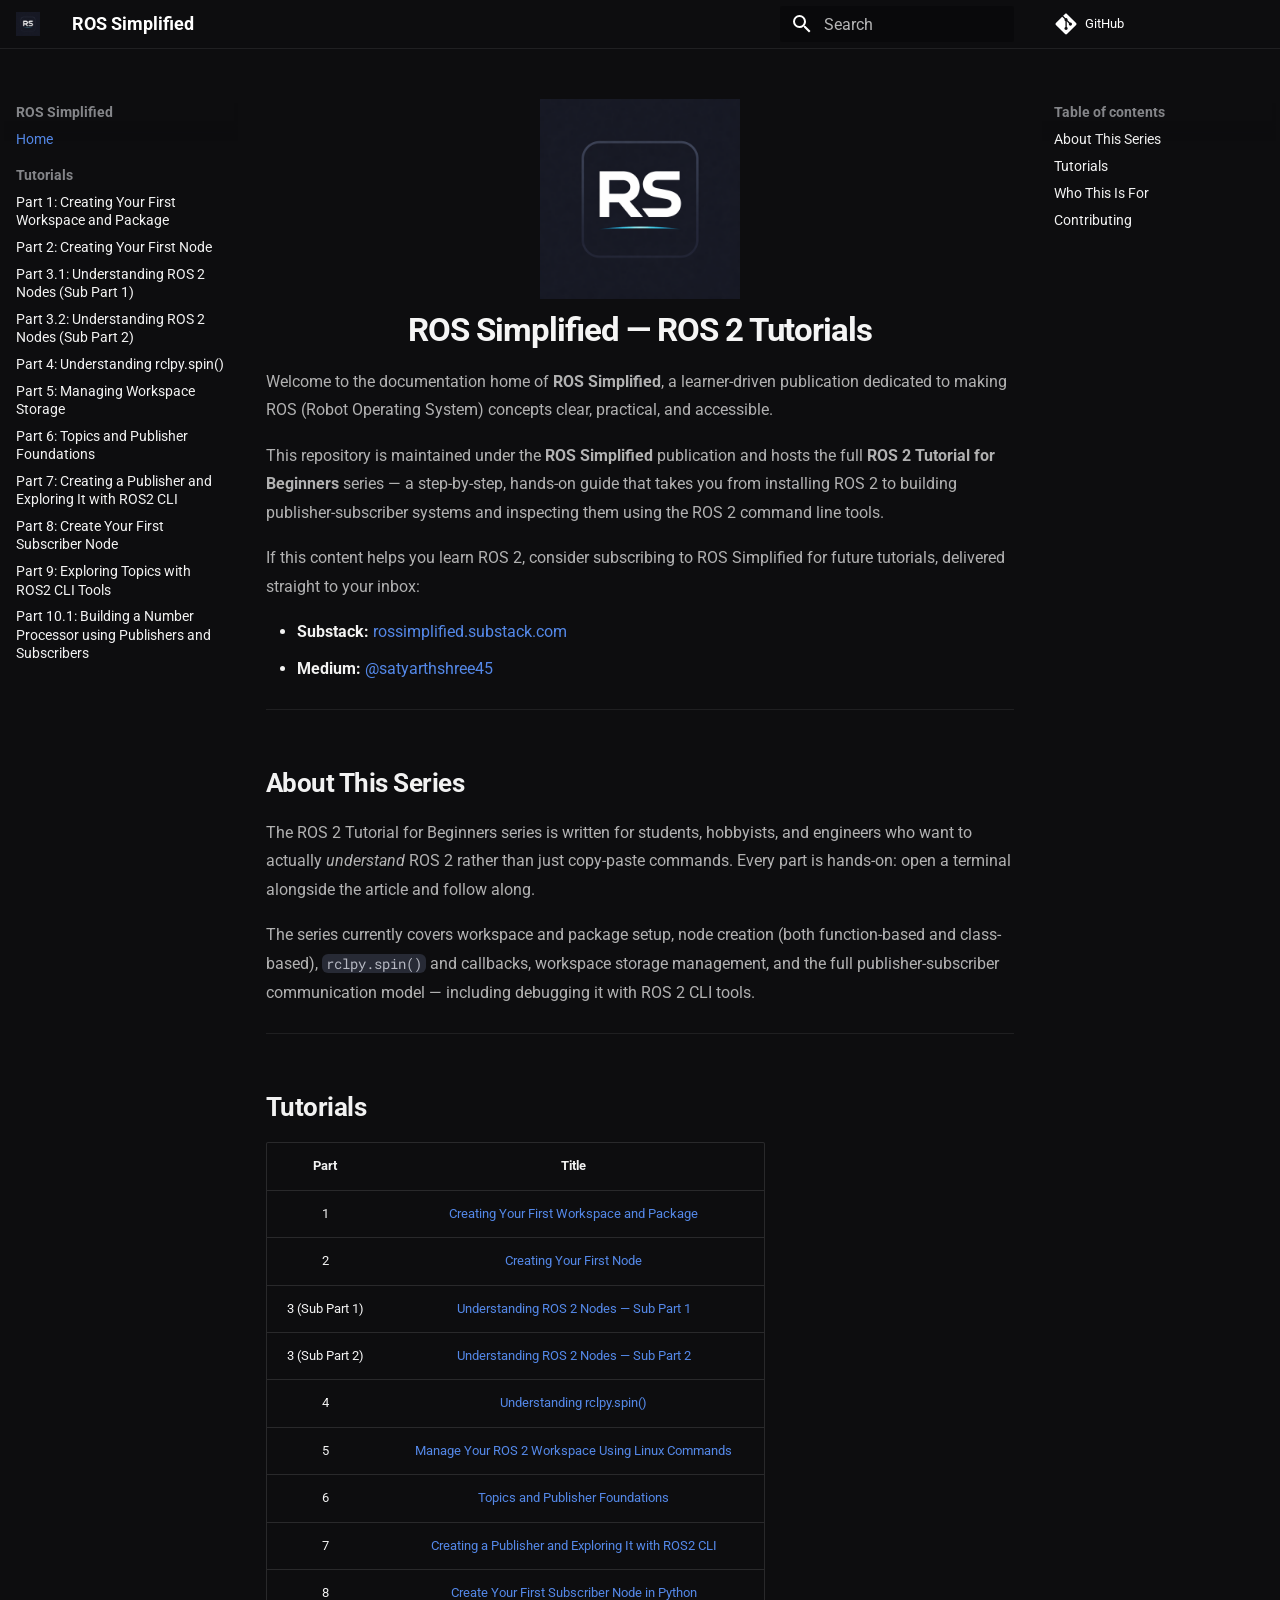
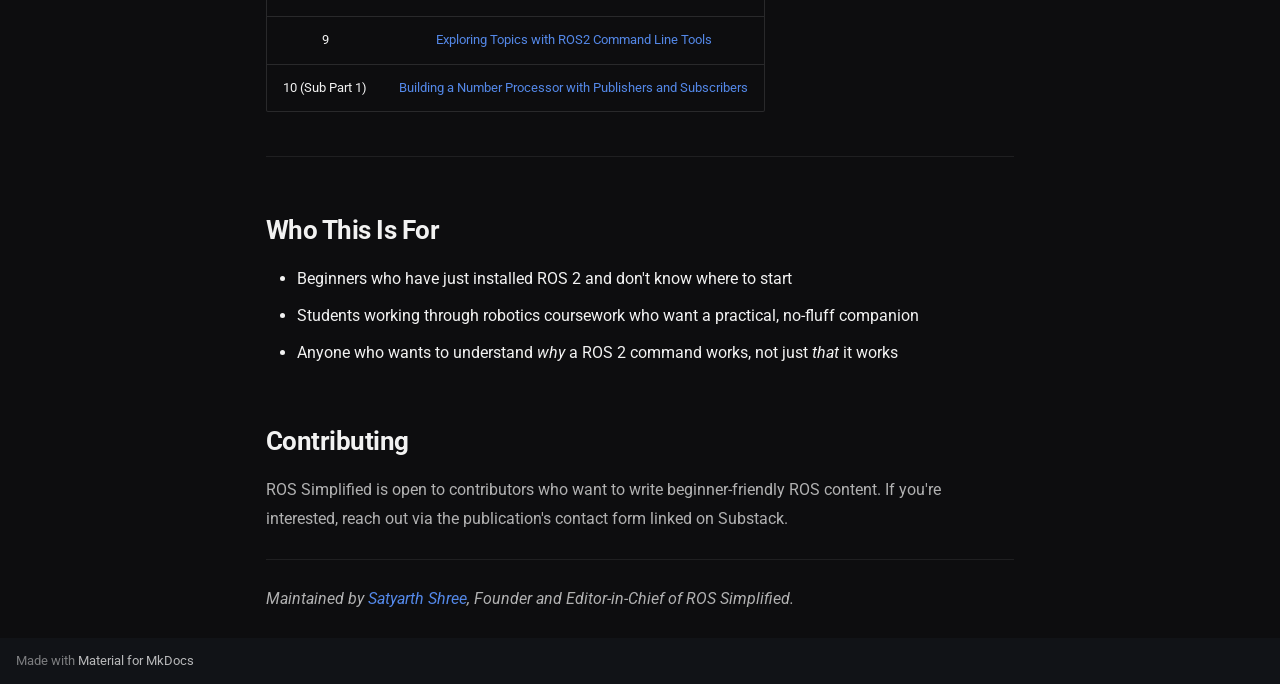
<file: index.html>
<!doctype html>
<html lang="en" class="no-js">
  <head>
    
      <meta charset="utf-8">
      <meta name="viewport" content="width=device-width,initial-scale=1">
      
        <meta name="description" content="Beginner-friendly ROS 2 tutorials from ROS Simplified">
      
      
      
        <link rel="canonical" href="https://docs.satyarthshree.com/">
      
      
      
        <link rel="next" href="Tutorials/part-1-create-your-first-workspace-and-package/">
      
      
        
      
      
      <link rel="icon" href="assets/ROS_Simplified_Logo.png">
      <meta name="generator" content="mkdocs-1.6.1, mkdocs-material-9.7.6">
    
    
      
        <title>ROS Simplified</title>
      
    
    
      <link rel="stylesheet" href="assets/stylesheets/main.484c7ddc.min.css">
      
        
        <link rel="stylesheet" href="assets/stylesheets/palette.ab4e12ef.min.css">
      
      


    
    
      
    
    
      
        
        
        <link rel="preconnect" href="https://fonts.gstatic.com" crossorigin>
        <link rel="stylesheet" href="https://fonts.googleapis.com/css?family=Roboto:300,300i,400,400i,700,700i%7CRoboto+Mono:400,400i,700,700i&display=fallback">
        <style>:root{--md-text-font:"Roboto";--md-code-font:"Roboto Mono"}</style>
      
    
    
      <link rel="stylesheet" href="stylesheets/style.css">
    
    <script>__md_scope=new URL(".",location),__md_hash=e=>[...e].reduce(((e,_)=>(e<<5)-e+_.charCodeAt(0)),0),__md_get=(e,_=localStorage,t=__md_scope)=>JSON.parse(_.getItem(t.pathname+"."+e)),__md_set=(e,_,t=localStorage,a=__md_scope)=>{try{t.setItem(a.pathname+"."+e,JSON.stringify(_))}catch(e){}}</script>
    
      

    
    
  </head>
  
  
    
    
    
    
    
    <body dir="ltr" data-md-color-scheme="slate" data-md-color-primary="indigo" data-md-color-accent="indigo">
  
    
    <input class="md-toggle" data-md-toggle="drawer" type="checkbox" id="__drawer" autocomplete="off">
    <input class="md-toggle" data-md-toggle="search" type="checkbox" id="__search" autocomplete="off">
    <label class="md-overlay" for="__drawer"></label>
    <div data-md-component="skip">
      
        
        <a href="#about-this-series" class="md-skip">
          Skip to content
        </a>
      
    </div>
    <div data-md-component="announce">
      
    </div>
    
    
      

  

<header class="md-header md-header--shadow" data-md-component="header">
  <nav class="md-header__inner md-grid" aria-label="Header">
    <a href="." title="ROS Simplified" class="md-header__button md-logo" aria-label="ROS Simplified" data-md-component="logo">
      
  <img src="assets/ROS_Simplified_Logo.png" alt="logo">

    </a>
    <label class="md-header__button md-icon" for="__drawer">
      
      <svg xmlns="http://www.w3.org/2000/svg" viewBox="0 0 24 24"><path d="M3 6h18v2H3zm0 5h18v2H3zm0 5h18v2H3z"/></svg>
    </label>
    <div class="md-header__title" data-md-component="header-title">
      <div class="md-header__ellipsis">
        <div class="md-header__topic">
          <span class="md-ellipsis">
            ROS Simplified
          </span>
        </div>
        <div class="md-header__topic" data-md-component="header-topic">
          <span class="md-ellipsis">
            
              Home
            
          </span>
        </div>
      </div>
    </div>
    
      
    
    
    
    
      
      
        <label class="md-header__button md-icon" for="__search">
          
          <svg xmlns="http://www.w3.org/2000/svg" viewBox="0 0 24 24"><path d="M9.5 3A6.5 6.5 0 0 1 16 9.5c0 1.61-.59 3.09-1.56 4.23l.27.27h.79l5 5-1.5 1.5-5-5v-.79l-.27-.27A6.52 6.52 0 0 1 9.5 16 6.5 6.5 0 0 1 3 9.5 6.5 6.5 0 0 1 9.5 3m0 2C7 5 5 7 5 9.5S7 14 9.5 14 14 12 14 9.5 12 5 9.5 5"/></svg>
        </label>
        <div class="md-search" data-md-component="search" role="dialog">
  <label class="md-search__overlay" for="__search"></label>
  <div class="md-search__inner" role="search">
    <form class="md-search__form" name="search">
      <input type="text" class="md-search__input" name="query" aria-label="Search" placeholder="Search" autocapitalize="off" autocorrect="off" autocomplete="off" spellcheck="false" data-md-component="search-query" required>
      <label class="md-search__icon md-icon" for="__search">
        
        <svg xmlns="http://www.w3.org/2000/svg" viewBox="0 0 24 24"><path d="M9.5 3A6.5 6.5 0 0 1 16 9.5c0 1.61-.59 3.09-1.56 4.23l.27.27h.79l5 5-1.5 1.5-5-5v-.79l-.27-.27A6.52 6.52 0 0 1 9.5 16 6.5 6.5 0 0 1 3 9.5 6.5 6.5 0 0 1 9.5 3m0 2C7 5 5 7 5 9.5S7 14 9.5 14 14 12 14 9.5 12 5 9.5 5"/></svg>
        
        <svg xmlns="http://www.w3.org/2000/svg" viewBox="0 0 24 24"><path d="M20 11v2H8l5.5 5.5-1.42 1.42L4.16 12l7.92-7.92L13.5 5.5 8 11z"/></svg>
      </label>
      <nav class="md-search__options" aria-label="Search">
        
        <button type="reset" class="md-search__icon md-icon" title="Clear" aria-label="Clear" tabindex="-1">
          
          <svg xmlns="http://www.w3.org/2000/svg" viewBox="0 0 24 24"><path d="M19 6.41 17.59 5 12 10.59 6.41 5 5 6.41 10.59 12 5 17.59 6.41 19 12 13.41 17.59 19 19 17.59 13.41 12z"/></svg>
        </button>
      </nav>
      
        <div class="md-search__suggest" data-md-component="search-suggest"></div>
      
    </form>
    <div class="md-search__output">
      <div class="md-search__scrollwrap" tabindex="0" data-md-scrollfix>
        <div class="md-search-result" data-md-component="search-result">
          <div class="md-search-result__meta">
            Initializing search
          </div>
          <ol class="md-search-result__list" role="presentation"></ol>
        </div>
      </div>
    </div>
  </div>
</div>
      
    
    
      <div class="md-header__source">
        <a href="https://github.com/Satyarth-Shree/ros2-guides.git" title="Go to repository" class="md-source" data-md-component="source">
  <div class="md-source__icon md-icon">
    
    <svg xmlns="http://www.w3.org/2000/svg" viewBox="0 0 448 512"><!--! Font Awesome Free 7.1.0 by @fontawesome - https://fontawesome.com License - https://fontawesome.com/license/free (Icons: CC BY 4.0, Fonts: SIL OFL 1.1, Code: MIT License) Copyright 2025 Fonticons, Inc.--><path d="M439.6 236.1 244 40.5c-5.4-5.5-12.8-8.5-20.4-8.5s-15 3-20.4 8.4L162.5 81l51.5 51.5c27.1-9.1 52.7 16.8 43.4 43.7l49.7 49.7c34.2-11.8 61.2 31 35.5 56.7-26.5 26.5-70.2-2.9-56-37.3L240.3 199v121.9c25.3 12.5 22.3 41.8 9.1 55-6.4 6.4-15.2 10.1-24.3 10.1s-17.8-3.6-24.3-10.1c-17.6-17.6-11.1-46.9 11.2-56v-123c-20.8-8.5-24.6-30.7-18.6-45L142.6 101 8.5 235.1C3 240.6 0 247.9 0 255.5s3 15 8.5 20.4l195.6 195.7c5.4 5.4 12.7 8.4 20.4 8.4s15-3 20.4-8.4l194.7-194.7c5.4-5.4 8.4-12.8 8.4-20.4s-3-15-8.4-20.4"/></svg>
  </div>
  <div class="md-source__repository">
    GitHub
  </div>
</a>
      </div>
    
  </nav>
  
</header>
    
    <div class="md-container" data-md-component="container">
      
      
        
          
        
      
      <main class="md-main" data-md-component="main">
        <div class="md-main__inner md-grid">
          
            
              
              <div class="md-sidebar md-sidebar--primary" data-md-component="sidebar" data-md-type="navigation" >
                <div class="md-sidebar__scrollwrap">
                  <div class="md-sidebar__inner">
                    



<nav class="md-nav md-nav--primary" aria-label="Navigation" data-md-level="0">
  <label class="md-nav__title" for="__drawer">
    <a href="." title="ROS Simplified" class="md-nav__button md-logo" aria-label="ROS Simplified" data-md-component="logo">
      
  <img src="assets/ROS_Simplified_Logo.png" alt="logo">

    </a>
    ROS Simplified
  </label>
  
    <div class="md-nav__source">
      <a href="https://github.com/Satyarth-Shree/ros2-guides.git" title="Go to repository" class="md-source" data-md-component="source">
  <div class="md-source__icon md-icon">
    
    <svg xmlns="http://www.w3.org/2000/svg" viewBox="0 0 448 512"><!--! Font Awesome Free 7.1.0 by @fontawesome - https://fontawesome.com License - https://fontawesome.com/license/free (Icons: CC BY 4.0, Fonts: SIL OFL 1.1, Code: MIT License) Copyright 2025 Fonticons, Inc.--><path d="M439.6 236.1 244 40.5c-5.4-5.5-12.8-8.5-20.4-8.5s-15 3-20.4 8.4L162.5 81l51.5 51.5c27.1-9.1 52.7 16.8 43.4 43.7l49.7 49.7c34.2-11.8 61.2 31 35.5 56.7-26.5 26.5-70.2-2.9-56-37.3L240.3 199v121.9c25.3 12.5 22.3 41.8 9.1 55-6.4 6.4-15.2 10.1-24.3 10.1s-17.8-3.6-24.3-10.1c-17.6-17.6-11.1-46.9 11.2-56v-123c-20.8-8.5-24.6-30.7-18.6-45L142.6 101 8.5 235.1C3 240.6 0 247.9 0 255.5s3 15 8.5 20.4l195.6 195.7c5.4 5.4 12.7 8.4 20.4 8.4s15-3 20.4-8.4l194.7-194.7c5.4-5.4 8.4-12.8 8.4-20.4s-3-15-8.4-20.4"/></svg>
  </div>
  <div class="md-source__repository">
    GitHub
  </div>
</a>
    </div>
  
  <ul class="md-nav__list" data-md-scrollfix>
    
      
      
  
  
    
  
  
  
    <li class="md-nav__item md-nav__item--active">
      
      <input class="md-nav__toggle md-toggle" type="checkbox" id="__toc">
      
      
      
        <label class="md-nav__link md-nav__link--active" for="__toc">
          
  
  
  <span class="md-ellipsis">
    
  
    Home
  

    
  </span>
  
  

          <span class="md-nav__icon md-icon"></span>
        </label>
      
      <a href="." class="md-nav__link md-nav__link--active">
        
  
  
  <span class="md-ellipsis">
    
  
    Home
  

    
  </span>
  
  

      </a>
      
        

<nav class="md-nav md-nav--secondary" aria-label="Table of contents">
  
  
  
  
    <label class="md-nav__title" for="__toc">
      <span class="md-nav__icon md-icon"></span>
      Table of contents
    </label>
    <ul class="md-nav__list" data-md-component="toc" data-md-scrollfix>
      
        <li class="md-nav__item">
  <a href="#about-this-series" class="md-nav__link">
    <span class="md-ellipsis">
      
        About This Series
      
    </span>
  </a>
  
</li>
      
        <li class="md-nav__item">
  <a href="#tutorials" class="md-nav__link">
    <span class="md-ellipsis">
      
        Tutorials
      
    </span>
  </a>
  
</li>
      
        <li class="md-nav__item">
  <a href="#who-this-is-for" class="md-nav__link">
    <span class="md-ellipsis">
      
        Who This Is For
      
    </span>
  </a>
  
</li>
      
        <li class="md-nav__item">
  <a href="#contributing" class="md-nav__link">
    <span class="md-ellipsis">
      
        Contributing
      
    </span>
  </a>
  
</li>
      
    </ul>
  
</nav>
      
    </li>
  

    
      
      
  
  
  
  
    
    
    
    
      
        
        
      
    
    
    <li class="md-nav__item md-nav__item--section md-nav__item--nested">
      
        
        
        <input class="md-nav__toggle md-toggle " type="checkbox" id="__nav_2" >
        
          
          <label class="md-nav__link" for="__nav_2" id="__nav_2_label" tabindex="">
            
  
  
  <span class="md-ellipsis">
    
  
    Tutorials
  

    
  </span>
  
  

            <span class="md-nav__icon md-icon"></span>
          </label>
        
        <nav class="md-nav" data-md-level="1" aria-labelledby="__nav_2_label" aria-expanded="false">
          <label class="md-nav__title" for="__nav_2">
            <span class="md-nav__icon md-icon"></span>
            
  
    Tutorials
  

          </label>
          <ul class="md-nav__list" data-md-scrollfix>
            
              
                
  
  
  
  
    <li class="md-nav__item">
      <a href="Tutorials/part-1-create-your-first-workspace-and-package/" class="md-nav__link">
        
  
  
  <span class="md-ellipsis">
    
  
    Part 1: Creating Your First Workspace and Package
  

    
  </span>
  
  

      </a>
    </li>
  

              
            
              
                
  
  
  
  
    <li class="md-nav__item">
      <a href="Tutorials/part-2-creating-your-first-node/" class="md-nav__link">
        
  
  
  <span class="md-ellipsis">
    
  
    Part 2: Creating Your First Node
  

    
  </span>
  
  

      </a>
    </li>
  

              
            
              
                
  
  
  
  
    <li class="md-nav__item">
      <a href="Tutorials/part-3-sub-part-1-understanding-ros-2-nodes/" class="md-nav__link">
        
  
  
  <span class="md-ellipsis">
    
  
    Part 3.1: Understanding ROS 2 Nodes (Sub Part 1)
  

    
  </span>
  
  

      </a>
    </li>
  

              
            
              
                
  
  
  
  
    <li class="md-nav__item">
      <a href="Tutorials/part-3-sub-part-2/" class="md-nav__link">
        
  
  
  <span class="md-ellipsis">
    
  
    Part 3.2: Understanding ROS 2 Nodes (Sub Part 2)
  

    
  </span>
  
  

      </a>
    </li>
  

              
            
              
                
  
  
  
  
    <li class="md-nav__item">
      <a href="Tutorials/part-4-understanding-rclpy.spin/" class="md-nav__link">
        
  
  
  <span class="md-ellipsis">
    
  
    Part 4: Understanding rclpy.spin()
  

    
  </span>
  
  

      </a>
    </li>
  

              
            
              
                
  
  
  
  
    <li class="md-nav__item">
      <a href="Tutorials/part-5-manage-your-ROS-2-workspace-using-linux-commands/" class="md-nav__link">
        
  
  
  <span class="md-ellipsis">
    
  
    Part 5: Managing Workspace Storage
  

    
  </span>
  
  

      </a>
    </li>
  

              
            
              
                
  
  
  
  
    <li class="md-nav__item">
      <a href="Tutorials/part-6-topics-and-publisher-foundations/" class="md-nav__link">
        
  
  
  <span class="md-ellipsis">
    
  
    Part 6: Topics and Publisher Foundations
  

    
  </span>
  
  

      </a>
    </li>
  

              
            
              
                
  
  
  
  
    <li class="md-nav__item">
      <a href="Tutorials/part-7-creating-a-publisher-and-exploring-it-with-ros2-cli/" class="md-nav__link">
        
  
  
  <span class="md-ellipsis">
    
  
    Part 7: Creating a Publisher and Exploring It with ROS2 CLI
  

    
  </span>
  
  

      </a>
    </li>
  

              
            
              
                
  
  
  
  
    <li class="md-nav__item">
      <a href="Tutorials/part-8-create-your-first-subscriber-node-in-python/" class="md-nav__link">
        
  
  
  <span class="md-ellipsis">
    
  
    Part 8: Create Your First Subscriber Node
  

    
  </span>
  
  

      </a>
    </li>
  

              
            
              
                
  
  
  
  
    <li class="md-nav__item">
      <a href="Tutorials/part-9-Exploring-Topics-with-ros2-command-line-tools/" class="md-nav__link">
        
  
  
  <span class="md-ellipsis">
    
  
    Part 9: Exploring Topics with ROS2 CLI Tools
  

    
  </span>
  
  

      </a>
    </li>
  

              
            
              
                
  
  
  
  
    <li class="md-nav__item">
      <a href="Tutorials/part-10-sub-part-1-building-a-number-processor/" class="md-nav__link">
        
  
  
  <span class="md-ellipsis">
    
  
    Part 10.1: Building a Number Processor using Publishers and Subscribers
  

    
  </span>
  
  

      </a>
    </li>
  

              
            
          </ul>
        </nav>
      
    </li>
  

    
  </ul>
</nav>
                  </div>
                </div>
              </div>
            
            
              
              <div class="md-sidebar md-sidebar--secondary" data-md-component="sidebar" data-md-type="toc" >
                <div class="md-sidebar__scrollwrap">
                  <div class="md-sidebar__inner">
                    

<nav class="md-nav md-nav--secondary" aria-label="Table of contents">
  
  
  
  
    <label class="md-nav__title" for="__toc">
      <span class="md-nav__icon md-icon"></span>
      Table of contents
    </label>
    <ul class="md-nav__list" data-md-component="toc" data-md-scrollfix>
      
        <li class="md-nav__item">
  <a href="#about-this-series" class="md-nav__link">
    <span class="md-ellipsis">
      
        About This Series
      
    </span>
  </a>
  
</li>
      
        <li class="md-nav__item">
  <a href="#tutorials" class="md-nav__link">
    <span class="md-ellipsis">
      
        Tutorials
      
    </span>
  </a>
  
</li>
      
        <li class="md-nav__item">
  <a href="#who-this-is-for" class="md-nav__link">
    <span class="md-ellipsis">
      
        Who This Is For
      
    </span>
  </a>
  
</li>
      
        <li class="md-nav__item">
  <a href="#contributing" class="md-nav__link">
    <span class="md-ellipsis">
      
        Contributing
      
    </span>
  </a>
  
</li>
      
    </ul>
  
</nav>
                  </div>
                </div>
              </div>
            
          
          
            <div class="md-content" data-md-component="content">
              
              <article class="md-content__inner md-typeset">
                
                  


  
  


<div align="center"> <img src="assets/ROS_Simplified_Logo.png" alt="ROS Simplified Logo" width="200"/> <h1>ROS Simplified — ROS 2 Tutorials</h1> </div>

<p>Welcome to the documentation home of <strong>ROS Simplified</strong>, a learner-driven publication dedicated to making ROS (Robot Operating System) concepts clear, practical, and accessible.</p>
<p>This repository is maintained under the <strong>ROS Simplified</strong> publication and hosts the full <strong>ROS 2 Tutorial for Beginners</strong> series — a step-by-step, hands-on guide that takes you from installing ROS 2 to building publisher-subscriber systems and inspecting them using the ROS 2 command line tools.</p>
<p>If this content helps you learn ROS 2, consider subscribing to ROS Simplified for future tutorials, delivered straight to your inbox:</p>
<ul>
<li><strong>Substack:</strong> <a href="https://rossimplified.substack.com/">rossimplified.substack.com</a></li>
<li><strong>Medium:</strong> <a href="https://medium.com/@satyarthshree45">@satyarthshree45</a></li>
</ul>
<hr />
<h2 id="about-this-series">About This Series<a class="headerlink" href="#about-this-series" title="Permanent link">&para;</a></h2>
<p>The ROS 2 Tutorial for Beginners series is written for students, hobbyists, and engineers who want to actually <em>understand</em> ROS 2 rather than just copy-paste commands. Every part is hands-on: open a terminal alongside the article and follow along.</p>
<p>The series currently covers workspace and package setup, node creation (both function-based and class-based), <code>rclpy.spin()</code> and callbacks, workspace storage management, and the full publisher-subscriber communication model — including debugging it with ROS 2 CLI tools.</p>
<hr />
<h2 id="tutorials">Tutorials<a class="headerlink" href="#tutorials" title="Permanent link">&para;</a></h2>
<table>
<thead>
<tr>
<th style="text-align: center;">Part</th>
<th style="text-align: center;">Title</th>
</tr>
</thead>
<tbody>
<tr>
<td style="text-align: center;">1</td>
<td style="text-align: center;"><a href="Tutorials/part-1-create-your-first-workspace-and-package/">Creating Your First Workspace and Package</a></td>
</tr>
<tr>
<td style="text-align: center;">2</td>
<td style="text-align: center;"><a href="Tutorials/part-2-creating-your-first-node/">Creating Your First Node</a></td>
</tr>
<tr>
<td style="text-align: center;">3 (Sub Part 1)</td>
<td style="text-align: center;"><a href="Tutorials/part-3-sub-part-1-understanding-ros-2-nodes/">Understanding ROS 2 Nodes — Sub Part 1</a></td>
</tr>
<tr>
<td style="text-align: center;">3 (Sub Part 2)</td>
<td style="text-align: center;"><a href="Tutorials/part-3-sub-part-2/">Understanding ROS 2 Nodes — Sub Part 2</a></td>
</tr>
<tr>
<td style="text-align: center;">4</td>
<td style="text-align: center;"><a href="Tutorials/part-4-understanding-rclpy.spin/">Understanding rclpy.spin()</a></td>
</tr>
<tr>
<td style="text-align: center;">5</td>
<td style="text-align: center;"><a href="Tutorials/part-5-manage-your-ROS-2-workspace-using-linux-commands/">Manage Your ROS 2 Workspace Using Linux Commands</a></td>
</tr>
<tr>
<td style="text-align: center;">6</td>
<td style="text-align: center;"><a href="Tutorials/part-6-topics-and-publisher-foundations/">Topics and Publisher Foundations</a></td>
</tr>
<tr>
<td style="text-align: center;">7</td>
<td style="text-align: center;"><a href="Tutorials/part-7-creating-a-publisher-and-exploring-it-with-ros2-cli/">Creating a Publisher and Exploring It with ROS2 CLI</a></td>
</tr>
<tr>
<td style="text-align: center;">8</td>
<td style="text-align: center;"><a href="Tutorials/part-8-create-your-first-subscriber-node-in-python/">Create Your First Subscriber Node in Python</a></td>
</tr>
<tr>
<td style="text-align: center;">9</td>
<td style="text-align: center;"><a href="Tutorials/part-9-Exploring-Topics-with-ros2-command-line-tools/">Exploring Topics with ROS2 Command Line Tools</a></td>
</tr>
<tr>
<td style="text-align: center;">10 (Sub Part 1)</td>
<td style="text-align: center;"><a href="Tutorials/part-10-sub-part-1-building-a-number-processor/">Building a Number Processor with Publishers and Subscribers</a></td>
</tr>
</tbody>
</table>
<hr />
<h2 id="who-this-is-for">Who This Is For<a class="headerlink" href="#who-this-is-for" title="Permanent link">&para;</a></h2>
<ul>
<li>Beginners who have just installed ROS 2 and don't know where to start</li>
<li>Students working through robotics coursework who want a practical, no-fluff companion</li>
<li>Anyone who wants to understand <em>why</em> a ROS 2 command works, not just <em>that</em> it works</li>
</ul>
<h2 id="contributing">Contributing<a class="headerlink" href="#contributing" title="Permanent link">&para;</a></h2>
<p>ROS Simplified is open to contributors who want to write beginner-friendly ROS content. If you're interested, reach out via the publication's contact form linked on Substack.</p>
<hr />
<p><em>Maintained by <a href="https://satyarthshree.com/">Satyarth Shree</a>, Founder and Editor-in-Chief of ROS Simplified.</em></p>












                
              </article>
            </div>
          
          
<script>var target=document.getElementById(location.hash.slice(1));target&&target.name&&(target.checked=target.name.startsWith("__tabbed_"))</script>
        </div>
        
          <button type="button" class="md-top md-icon" data-md-component="top" hidden>
  
  <svg xmlns="http://www.w3.org/2000/svg" viewBox="0 0 24 24"><path d="M13 20h-2V8l-5.5 5.5-1.42-1.42L12 4.16l7.92 7.92-1.42 1.42L13 8z"/></svg>
  Back to top
</button>
        
      </main>
      
        <footer class="md-footer">
  
  <div class="md-footer-meta md-typeset">
    <div class="md-footer-meta__inner md-grid">
      <div class="md-copyright">
  
  
    Made with
    <a href="https://squidfunk.github.io/mkdocs-material/" target="_blank" rel="noopener">
      Material for MkDocs
    </a>
  
</div>
      
    </div>
  </div>
</footer>
      
    </div>
    <div class="md-dialog" data-md-component="dialog">
      <div class="md-dialog__inner md-typeset"></div>
    </div>
    
    
    
      
      
      <script id="__config" type="application/json">{"annotate": null, "base": ".", "features": ["navigation.sections", "navigation.top", "search.suggest", "content.code.copy"], "search": "assets/javascripts/workers/search.2c215733.min.js", "tags": null, "translations": {"clipboard.copied": "Copied to clipboard", "clipboard.copy": "Copy to clipboard", "search.result.more.one": "1 more on this page", "search.result.more.other": "# more on this page", "search.result.none": "No matching documents", "search.result.one": "1 matching document", "search.result.other": "# matching documents", "search.result.placeholder": "Type to start searching", "search.result.term.missing": "Missing", "select.version": "Select version"}, "version": null}</script>
    
    
      <script src="assets/javascripts/bundle.79ae519e.min.js"></script>
      
    
  </body>
</html>
</file>
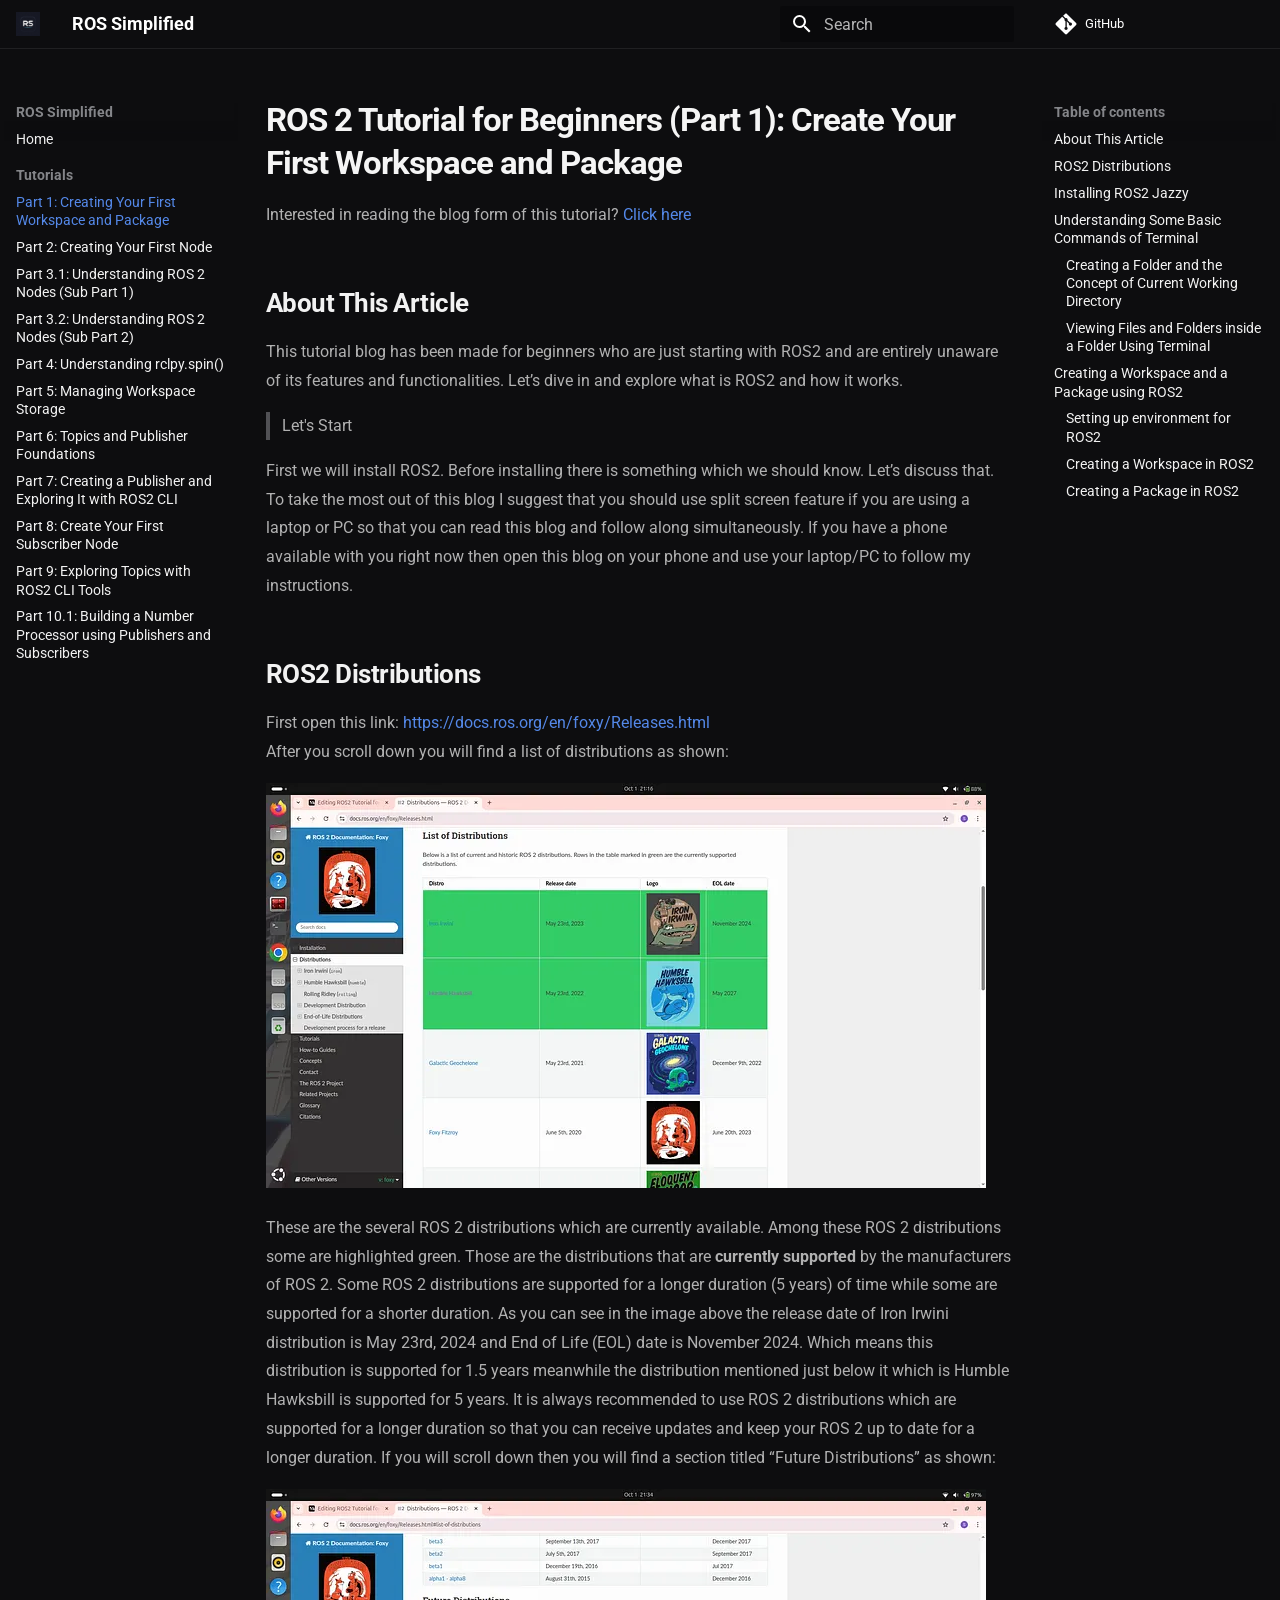
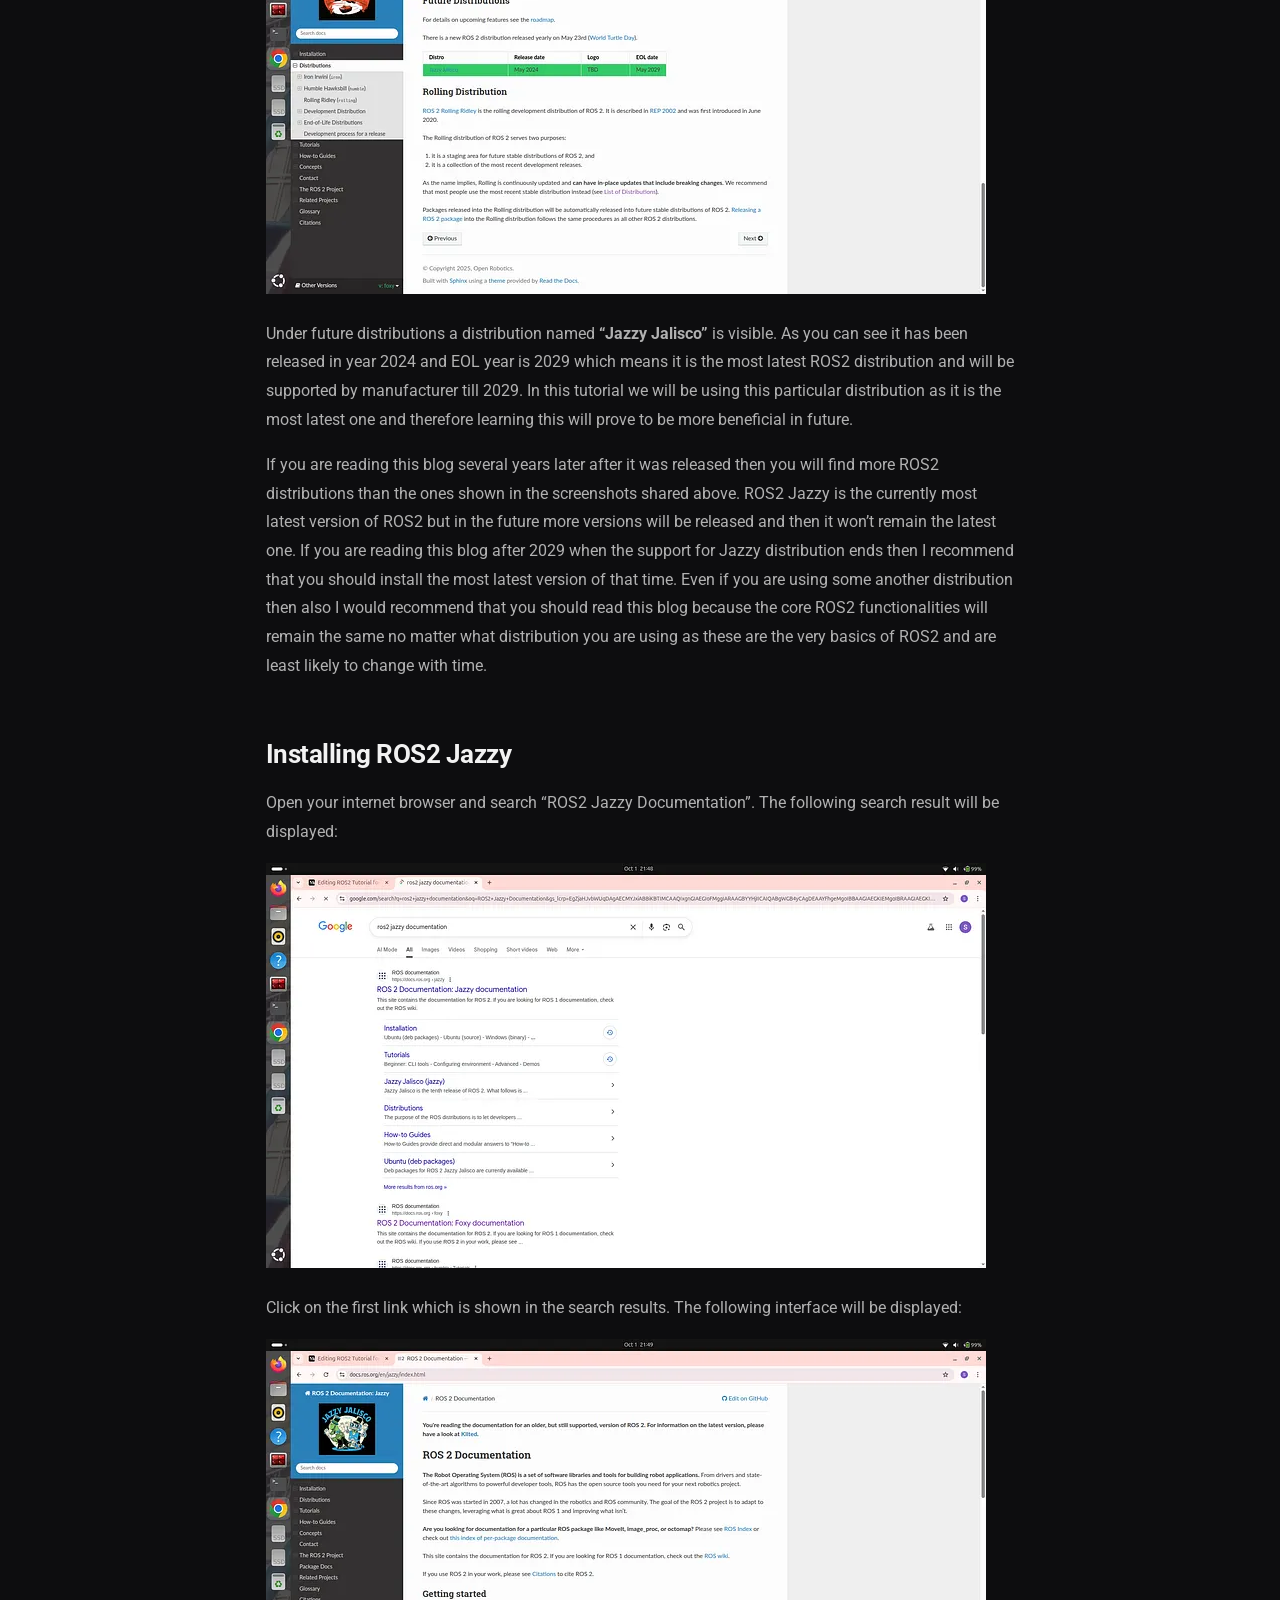
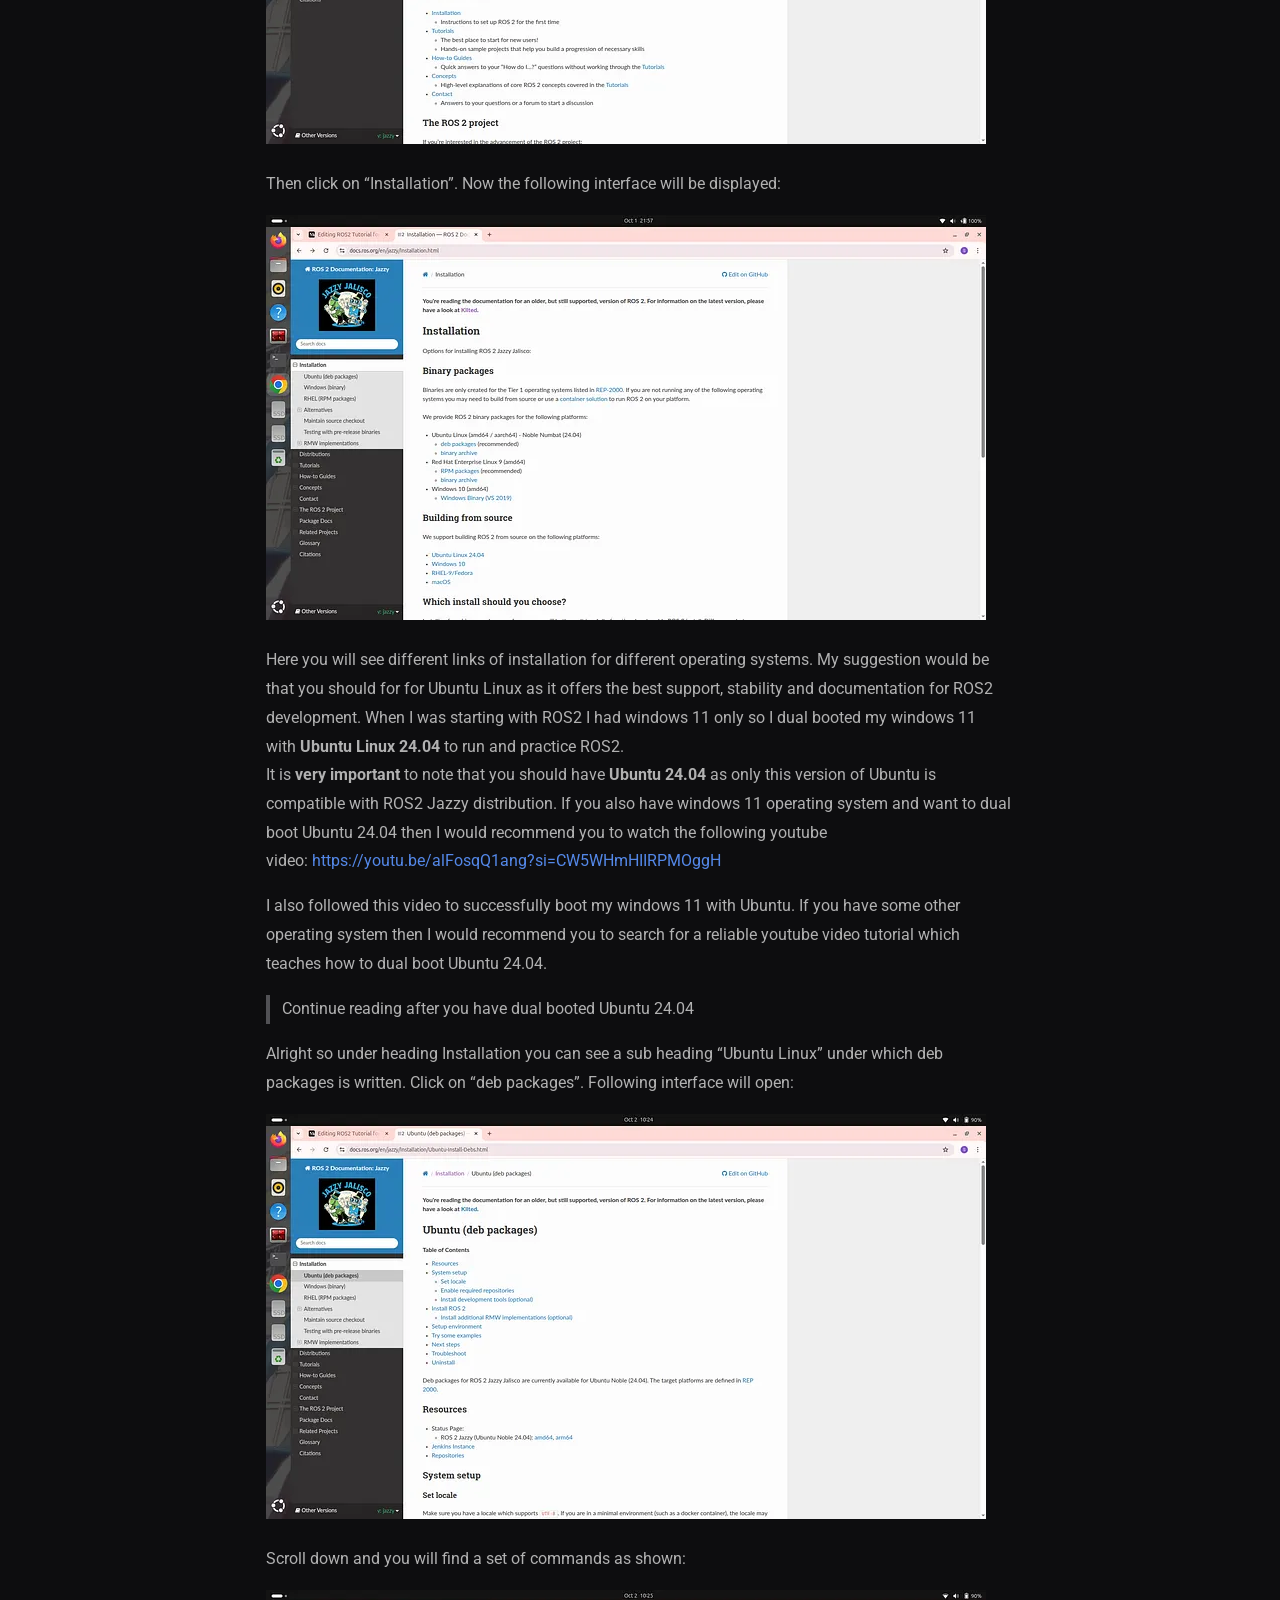
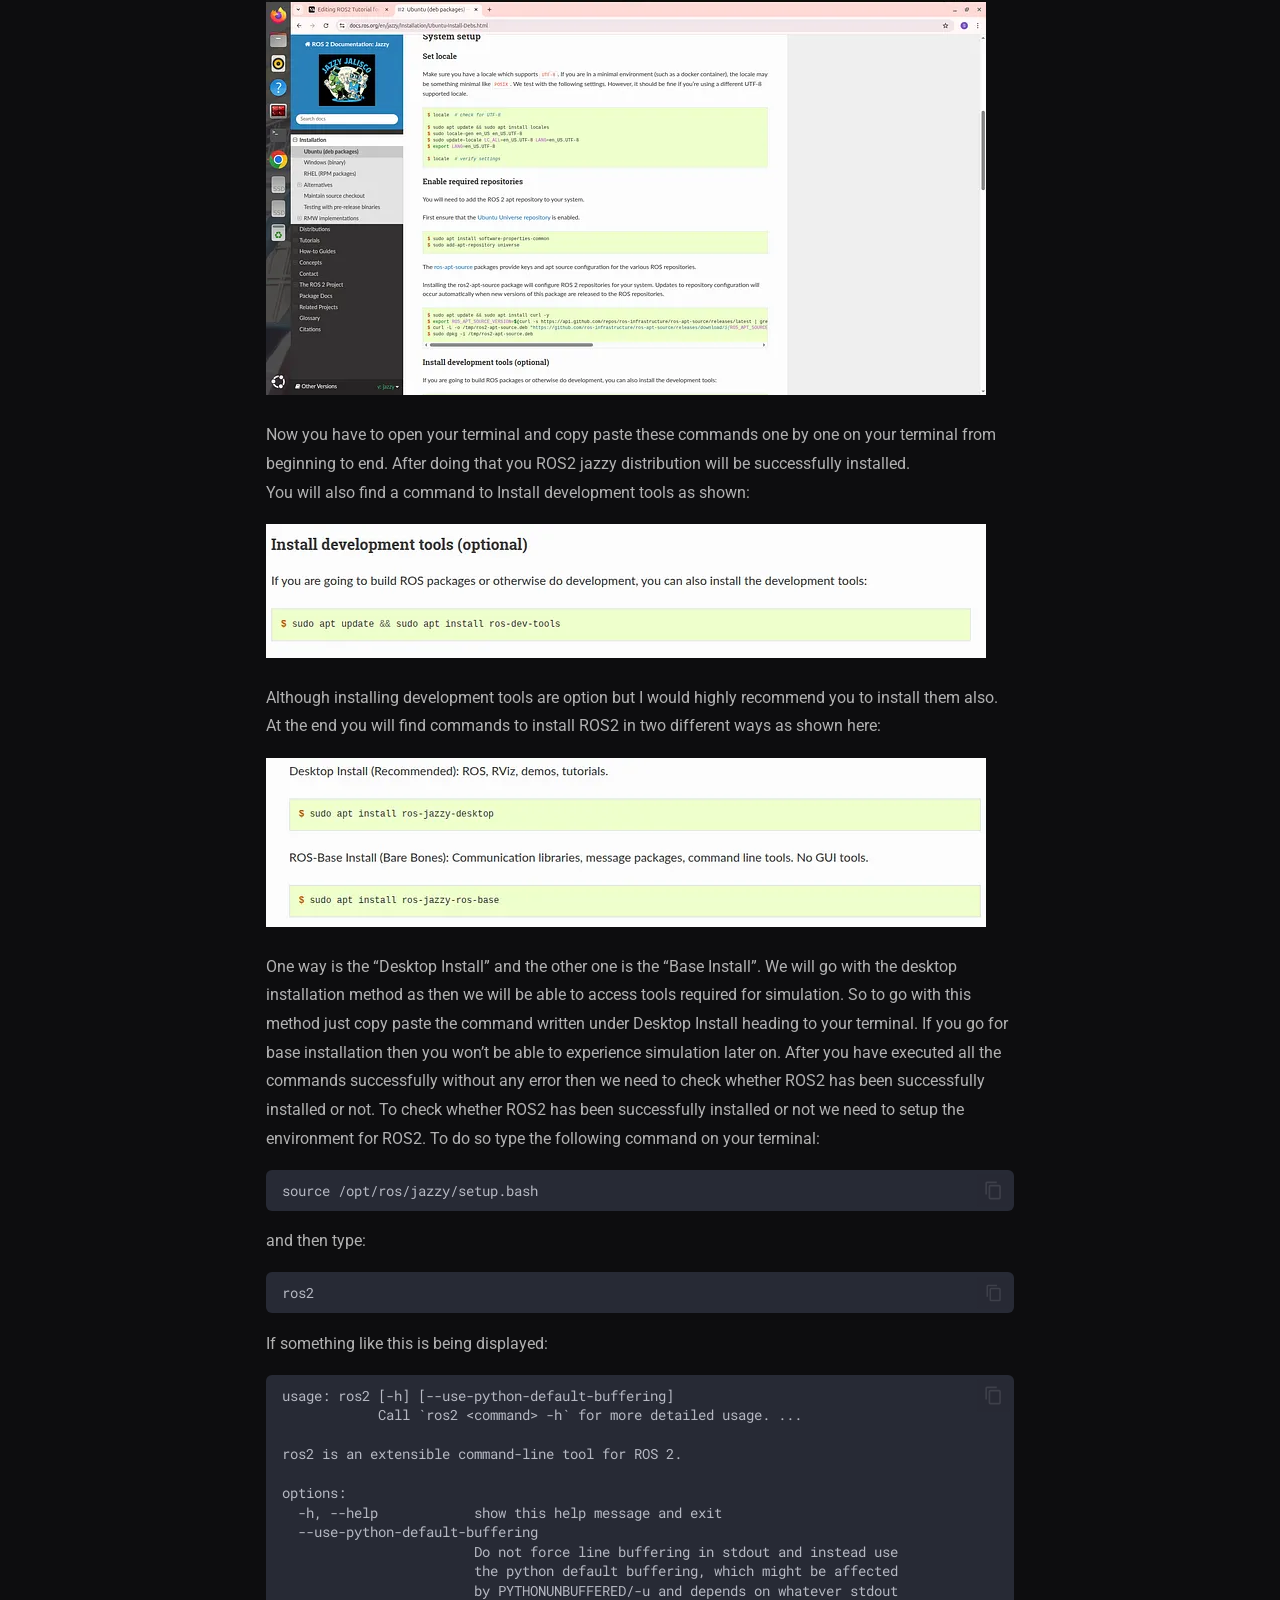
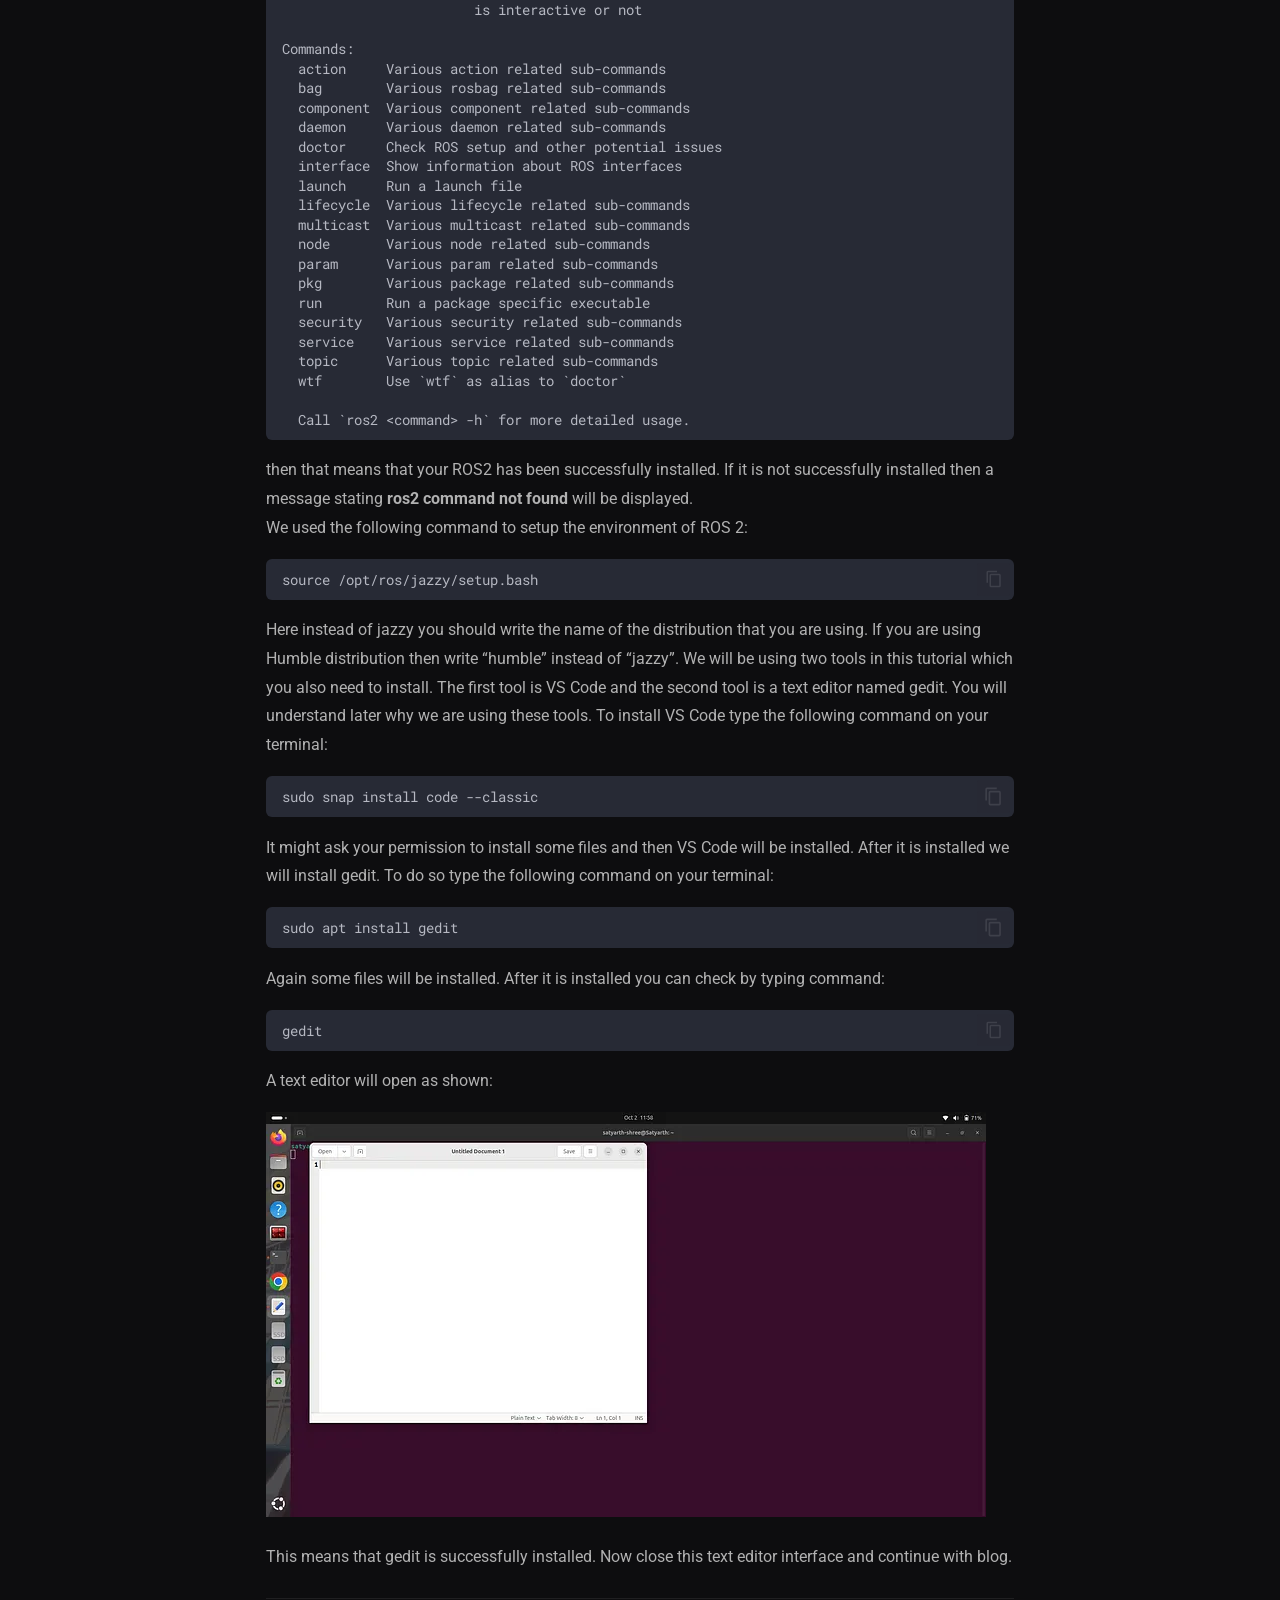
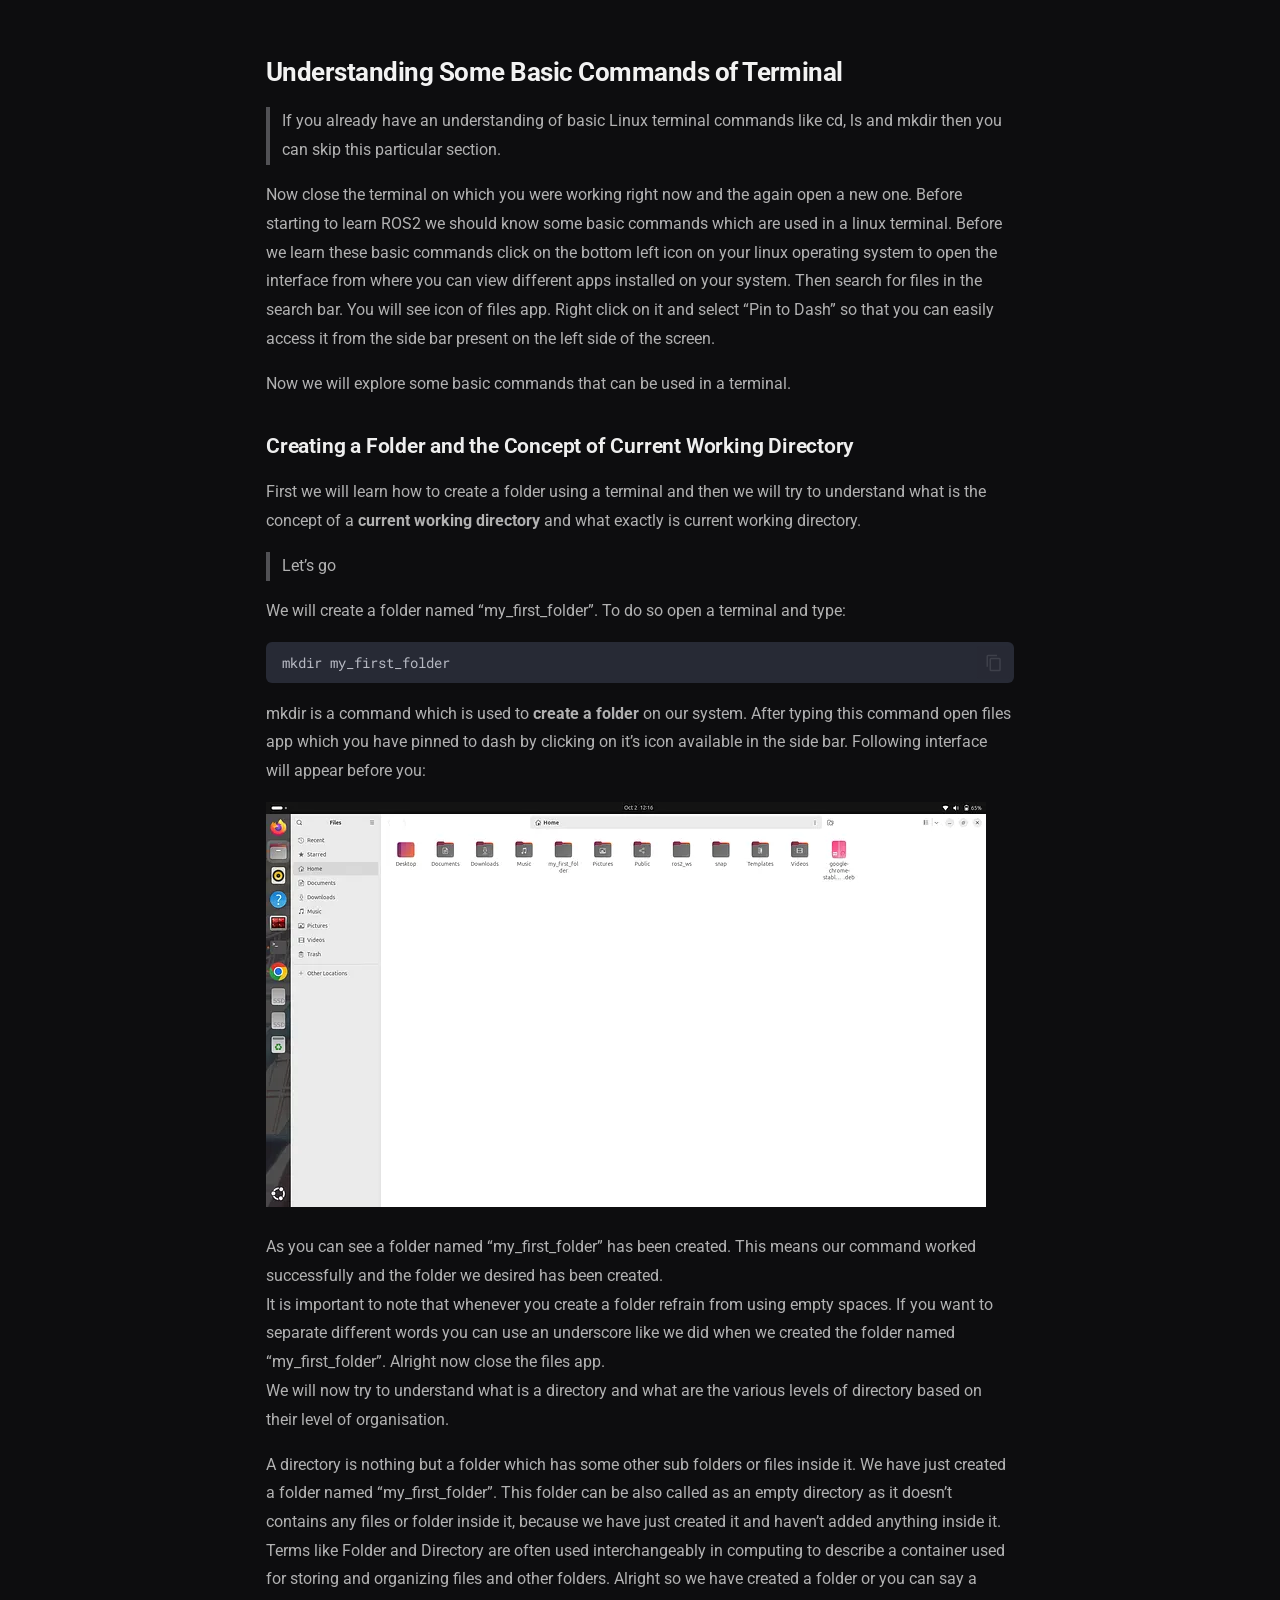
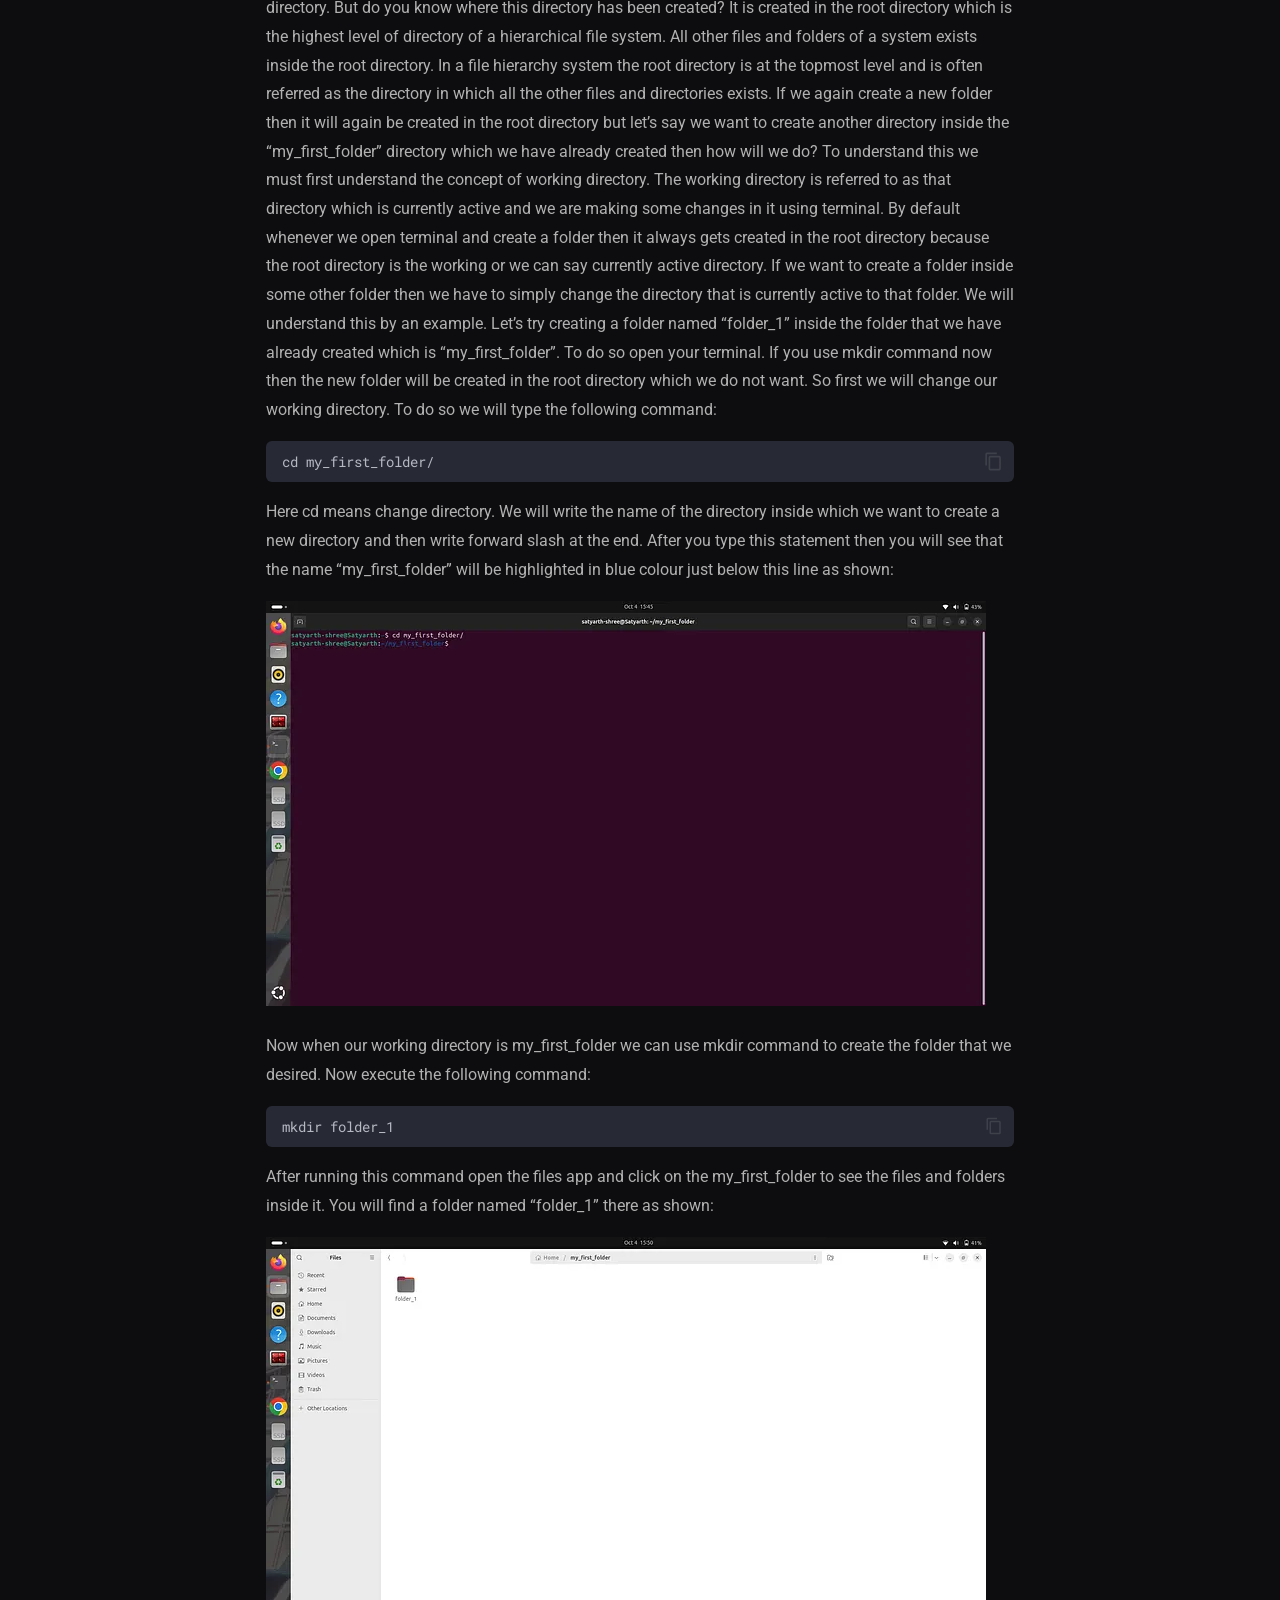
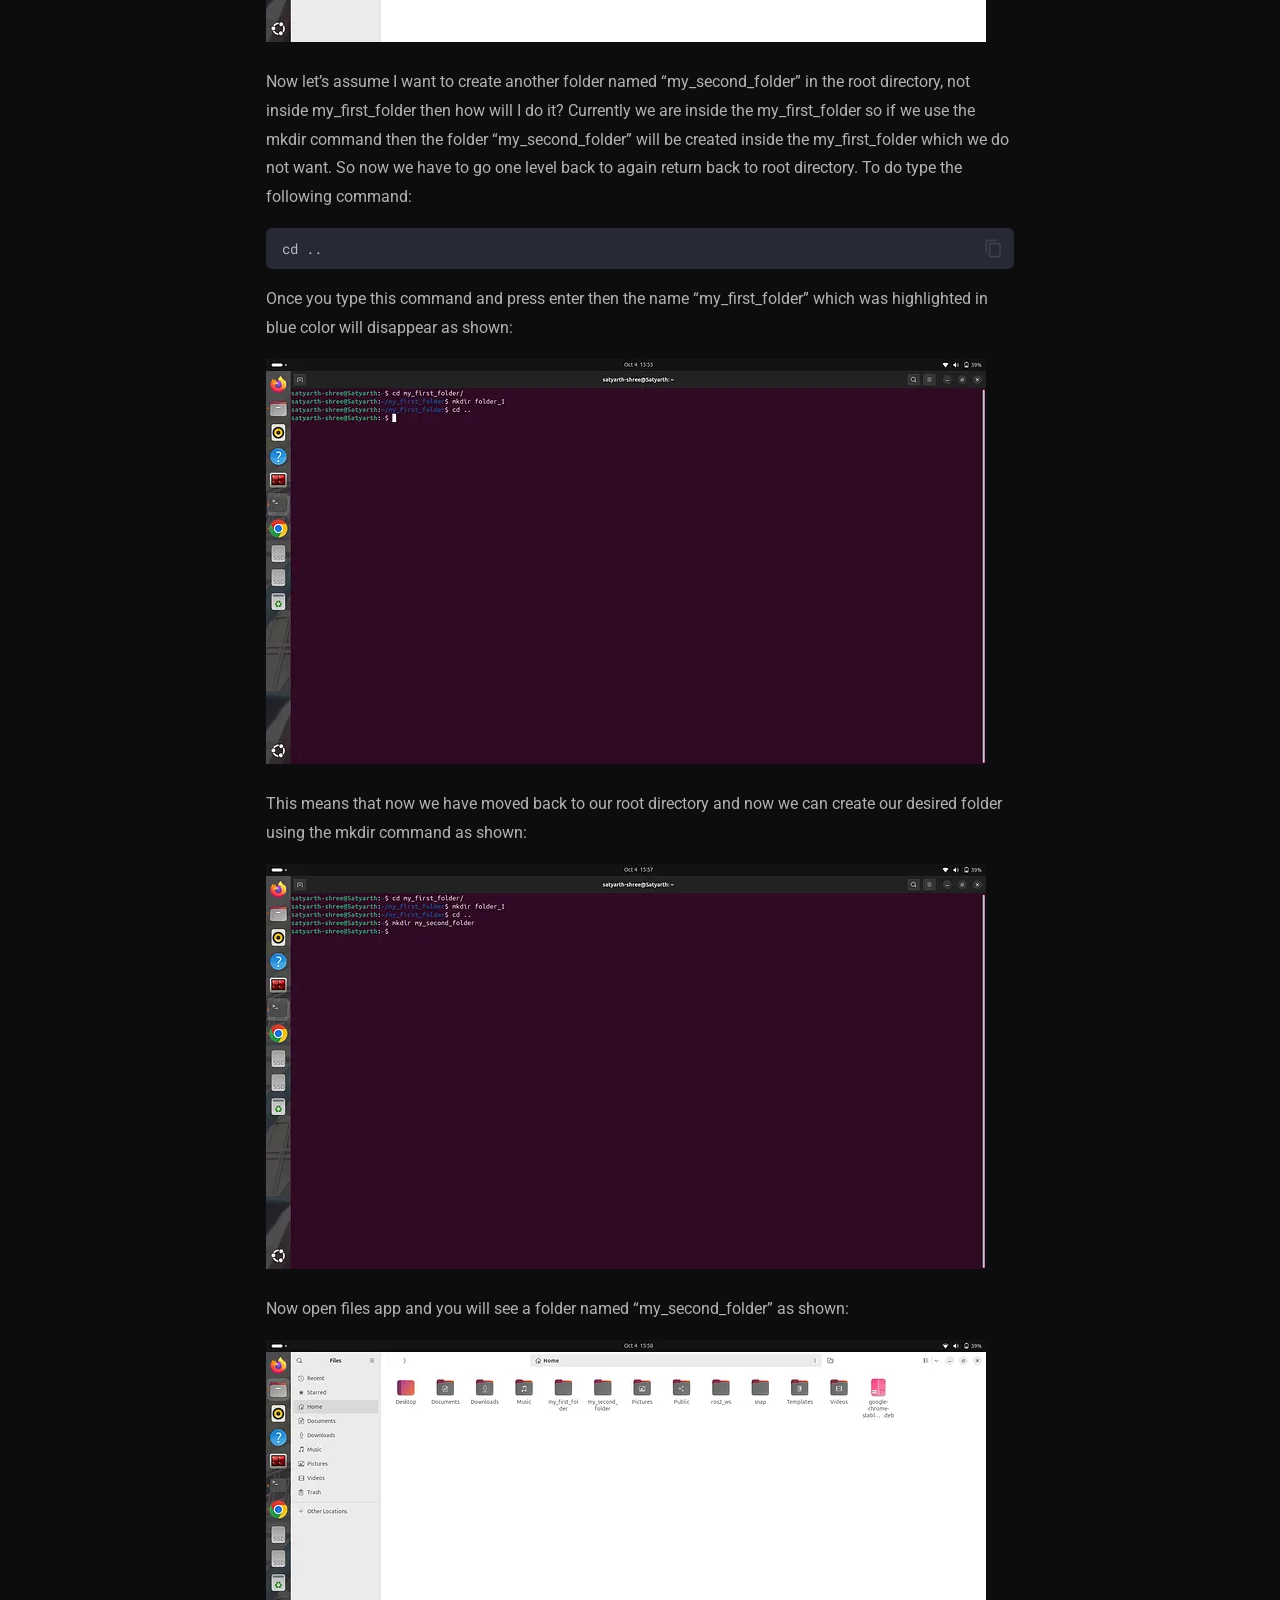
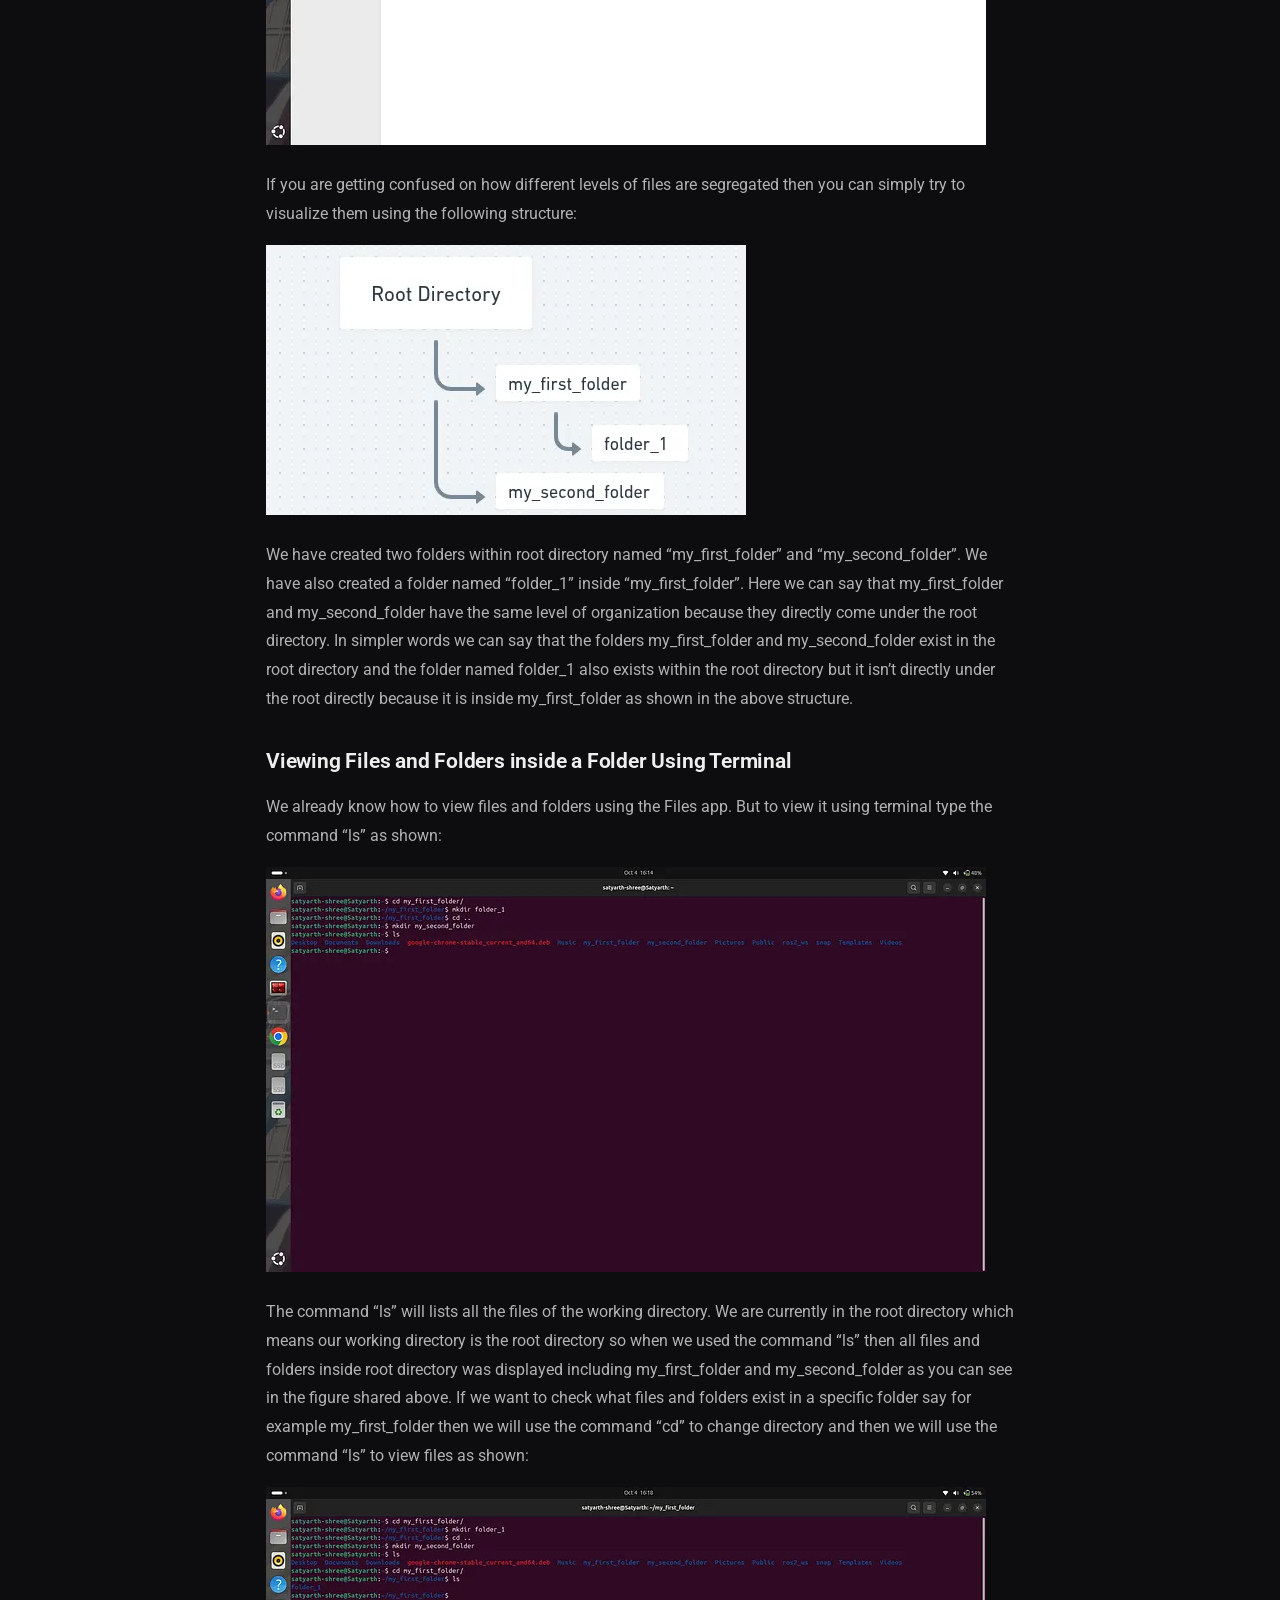
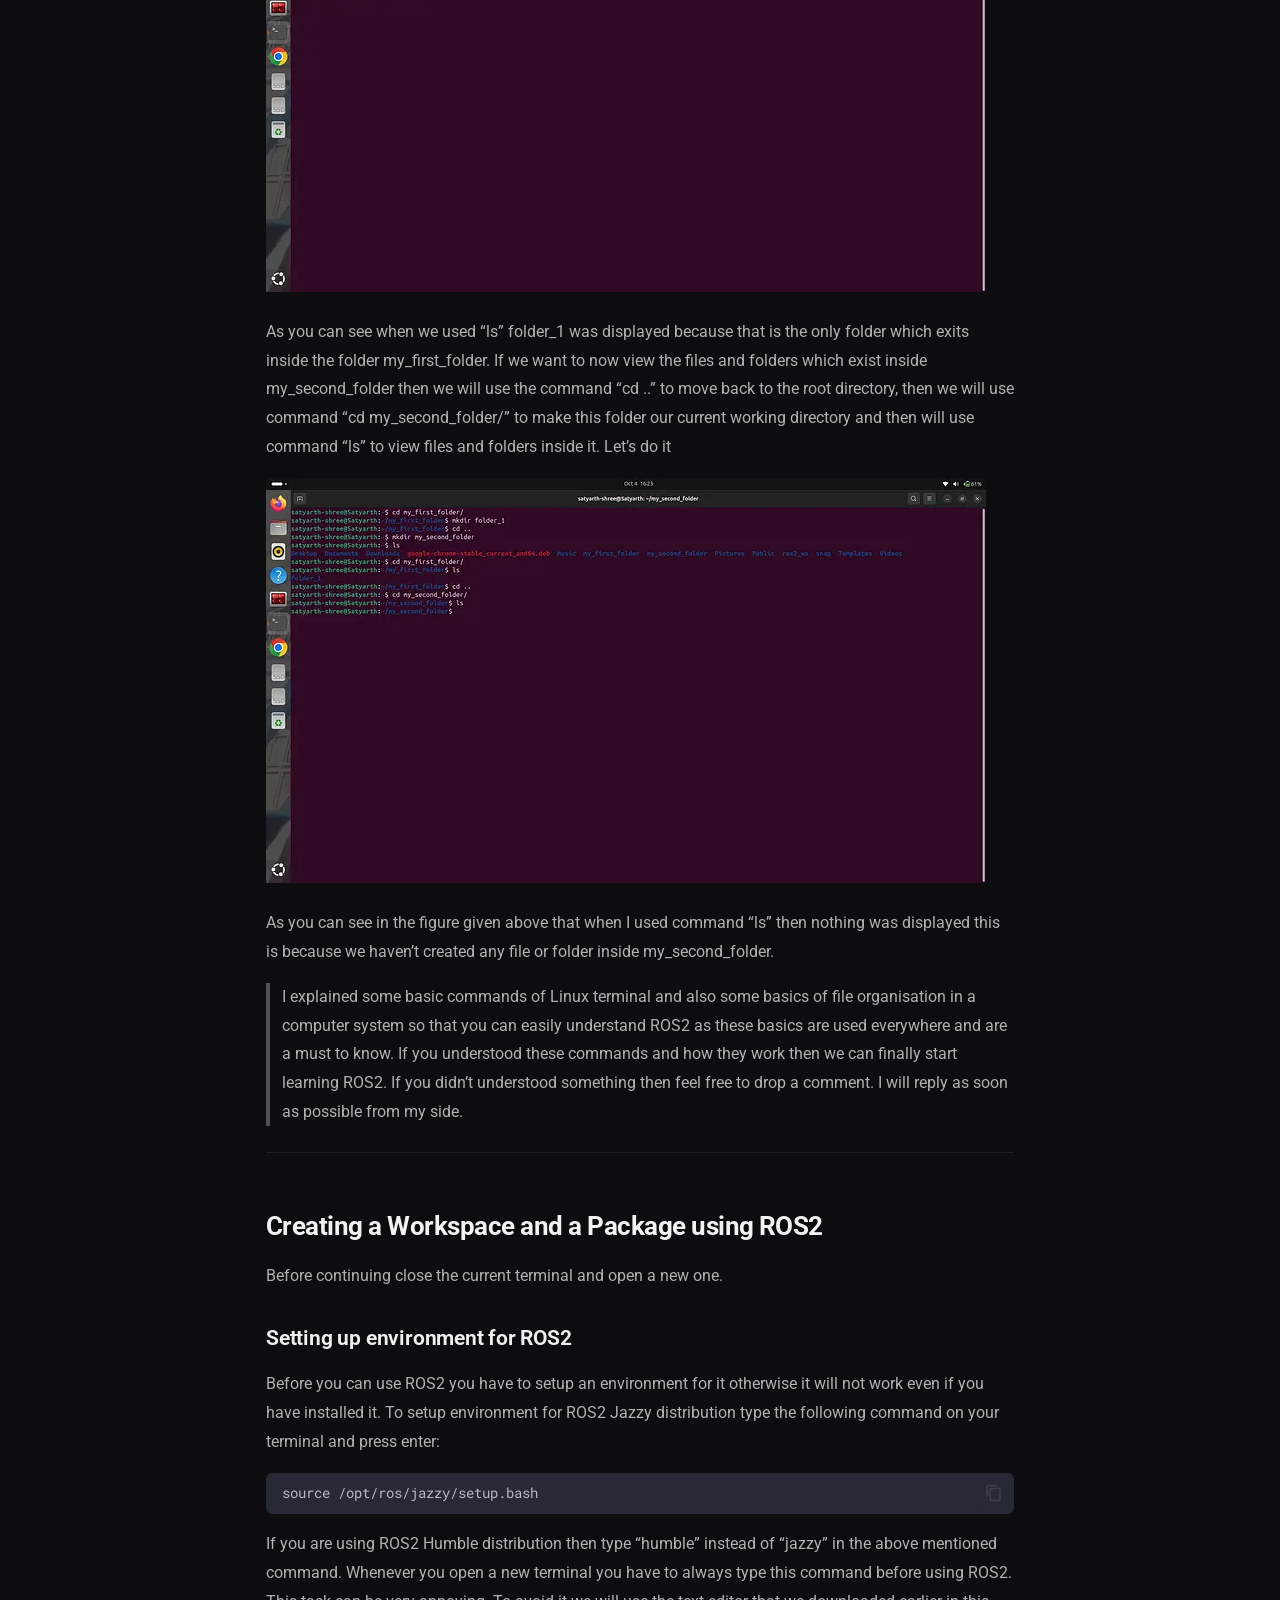
<file: Tutorials/part-1-create-your-first-workspace-and-package/index.html>
<!doctype html>
<html lang="en" class="no-js">
  <head>
    
      <meta charset="utf-8">
      <meta name="viewport" content="width=device-width,initial-scale=1">
      
        <meta name="description" content="Beginner-friendly ROS 2 tutorials from ROS Simplified">
      
      
      
        <link rel="canonical" href="https://docs.satyarthshree.com/Tutorials/part-1-create-your-first-workspace-and-package/">
      
      
        <link rel="prev" href="../..">
      
      
        <link rel="next" href="../part-2-creating-your-first-node/">
      
      
        
      
      
      <link rel="icon" href="../../assets/ROS_Simplified_Logo.png">
      <meta name="generator" content="mkdocs-1.6.1, mkdocs-material-9.7.6">
    
    
      
        <title>Part 1: Creating Your First Workspace and Package - ROS Simplified</title>
      
    
    
      <link rel="stylesheet" href="../../assets/stylesheets/main.484c7ddc.min.css">
      
        
        <link rel="stylesheet" href="../../assets/stylesheets/palette.ab4e12ef.min.css">
      
      


    
    
      
    
    
      
        
        
        <link rel="preconnect" href="https://fonts.gstatic.com" crossorigin>
        <link rel="stylesheet" href="https://fonts.googleapis.com/css?family=Roboto:300,300i,400,400i,700,700i%7CRoboto+Mono:400,400i,700,700i&display=fallback">
        <style>:root{--md-text-font:"Roboto";--md-code-font:"Roboto Mono"}</style>
      
    
    
      <link rel="stylesheet" href="../../stylesheets/style.css">
    
    <script>__md_scope=new URL("../..",location),__md_hash=e=>[...e].reduce(((e,_)=>(e<<5)-e+_.charCodeAt(0)),0),__md_get=(e,_=localStorage,t=__md_scope)=>JSON.parse(_.getItem(t.pathname+"."+e)),__md_set=(e,_,t=localStorage,a=__md_scope)=>{try{t.setItem(a.pathname+"."+e,JSON.stringify(_))}catch(e){}}</script>
    
      

    
    
  </head>
  
  
    
    
    
    
    
    <body dir="ltr" data-md-color-scheme="slate" data-md-color-primary="indigo" data-md-color-accent="indigo">
  
    
    <input class="md-toggle" data-md-toggle="drawer" type="checkbox" id="__drawer" autocomplete="off">
    <input class="md-toggle" data-md-toggle="search" type="checkbox" id="__search" autocomplete="off">
    <label class="md-overlay" for="__drawer"></label>
    <div data-md-component="skip">
      
        
        <a href="#ros-2-tutorial-for-beginners-part-1-create-your-first-workspace-and-package" class="md-skip">
          Skip to content
        </a>
      
    </div>
    <div data-md-component="announce">
      
    </div>
    
    
      

  

<header class="md-header md-header--shadow" data-md-component="header">
  <nav class="md-header__inner md-grid" aria-label="Header">
    <a href="../.." title="ROS Simplified" class="md-header__button md-logo" aria-label="ROS Simplified" data-md-component="logo">
      
  <img src="../../assets/ROS_Simplified_Logo.png" alt="logo">

    </a>
    <label class="md-header__button md-icon" for="__drawer">
      
      <svg xmlns="http://www.w3.org/2000/svg" viewBox="0 0 24 24"><path d="M3 6h18v2H3zm0 5h18v2H3zm0 5h18v2H3z"/></svg>
    </label>
    <div class="md-header__title" data-md-component="header-title">
      <div class="md-header__ellipsis">
        <div class="md-header__topic">
          <span class="md-ellipsis">
            ROS Simplified
          </span>
        </div>
        <div class="md-header__topic" data-md-component="header-topic">
          <span class="md-ellipsis">
            
              Part 1: Creating Your First Workspace and Package
            
          </span>
        </div>
      </div>
    </div>
    
      
    
    
    
    
      
      
        <label class="md-header__button md-icon" for="__search">
          
          <svg xmlns="http://www.w3.org/2000/svg" viewBox="0 0 24 24"><path d="M9.5 3A6.5 6.5 0 0 1 16 9.5c0 1.61-.59 3.09-1.56 4.23l.27.27h.79l5 5-1.5 1.5-5-5v-.79l-.27-.27A6.52 6.52 0 0 1 9.5 16 6.5 6.5 0 0 1 3 9.5 6.5 6.5 0 0 1 9.5 3m0 2C7 5 5 7 5 9.5S7 14 9.5 14 14 12 14 9.5 12 5 9.5 5"/></svg>
        </label>
        <div class="md-search" data-md-component="search" role="dialog">
  <label class="md-search__overlay" for="__search"></label>
  <div class="md-search__inner" role="search">
    <form class="md-search__form" name="search">
      <input type="text" class="md-search__input" name="query" aria-label="Search" placeholder="Search" autocapitalize="off" autocorrect="off" autocomplete="off" spellcheck="false" data-md-component="search-query" required>
      <label class="md-search__icon md-icon" for="__search">
        
        <svg xmlns="http://www.w3.org/2000/svg" viewBox="0 0 24 24"><path d="M9.5 3A6.5 6.5 0 0 1 16 9.5c0 1.61-.59 3.09-1.56 4.23l.27.27h.79l5 5-1.5 1.5-5-5v-.79l-.27-.27A6.52 6.52 0 0 1 9.5 16 6.5 6.5 0 0 1 3 9.5 6.5 6.5 0 0 1 9.5 3m0 2C7 5 5 7 5 9.5S7 14 9.5 14 14 12 14 9.5 12 5 9.5 5"/></svg>
        
        <svg xmlns="http://www.w3.org/2000/svg" viewBox="0 0 24 24"><path d="M20 11v2H8l5.5 5.5-1.42 1.42L4.16 12l7.92-7.92L13.5 5.5 8 11z"/></svg>
      </label>
      <nav class="md-search__options" aria-label="Search">
        
        <button type="reset" class="md-search__icon md-icon" title="Clear" aria-label="Clear" tabindex="-1">
          
          <svg xmlns="http://www.w3.org/2000/svg" viewBox="0 0 24 24"><path d="M19 6.41 17.59 5 12 10.59 6.41 5 5 6.41 10.59 12 5 17.59 6.41 19 12 13.41 17.59 19 19 17.59 13.41 12z"/></svg>
        </button>
      </nav>
      
        <div class="md-search__suggest" data-md-component="search-suggest"></div>
      
    </form>
    <div class="md-search__output">
      <div class="md-search__scrollwrap" tabindex="0" data-md-scrollfix>
        <div class="md-search-result" data-md-component="search-result">
          <div class="md-search-result__meta">
            Initializing search
          </div>
          <ol class="md-search-result__list" role="presentation"></ol>
        </div>
      </div>
    </div>
  </div>
</div>
      
    
    
      <div class="md-header__source">
        <a href="https://github.com/Satyarth-Shree/ros2-guides.git" title="Go to repository" class="md-source" data-md-component="source">
  <div class="md-source__icon md-icon">
    
    <svg xmlns="http://www.w3.org/2000/svg" viewBox="0 0 448 512"><!--! Font Awesome Free 7.1.0 by @fontawesome - https://fontawesome.com License - https://fontawesome.com/license/free (Icons: CC BY 4.0, Fonts: SIL OFL 1.1, Code: MIT License) Copyright 2025 Fonticons, Inc.--><path d="M439.6 236.1 244 40.5c-5.4-5.5-12.8-8.5-20.4-8.5s-15 3-20.4 8.4L162.5 81l51.5 51.5c27.1-9.1 52.7 16.8 43.4 43.7l49.7 49.7c34.2-11.8 61.2 31 35.5 56.7-26.5 26.5-70.2-2.9-56-37.3L240.3 199v121.9c25.3 12.5 22.3 41.8 9.1 55-6.4 6.4-15.2 10.1-24.3 10.1s-17.8-3.6-24.3-10.1c-17.6-17.6-11.1-46.9 11.2-56v-123c-20.8-8.5-24.6-30.7-18.6-45L142.6 101 8.5 235.1C3 240.6 0 247.9 0 255.5s3 15 8.5 20.4l195.6 195.7c5.4 5.4 12.7 8.4 20.4 8.4s15-3 20.4-8.4l194.7-194.7c5.4-5.4 8.4-12.8 8.4-20.4s-3-15-8.4-20.4"/></svg>
  </div>
  <div class="md-source__repository">
    GitHub
  </div>
</a>
      </div>
    
  </nav>
  
</header>
    
    <div class="md-container" data-md-component="container">
      
      
        
          
        
      
      <main class="md-main" data-md-component="main">
        <div class="md-main__inner md-grid">
          
            
              
              <div class="md-sidebar md-sidebar--primary" data-md-component="sidebar" data-md-type="navigation" >
                <div class="md-sidebar__scrollwrap">
                  <div class="md-sidebar__inner">
                    



<nav class="md-nav md-nav--primary" aria-label="Navigation" data-md-level="0">
  <label class="md-nav__title" for="__drawer">
    <a href="../.." title="ROS Simplified" class="md-nav__button md-logo" aria-label="ROS Simplified" data-md-component="logo">
      
  <img src="../../assets/ROS_Simplified_Logo.png" alt="logo">

    </a>
    ROS Simplified
  </label>
  
    <div class="md-nav__source">
      <a href="https://github.com/Satyarth-Shree/ros2-guides.git" title="Go to repository" class="md-source" data-md-component="source">
  <div class="md-source__icon md-icon">
    
    <svg xmlns="http://www.w3.org/2000/svg" viewBox="0 0 448 512"><!--! Font Awesome Free 7.1.0 by @fontawesome - https://fontawesome.com License - https://fontawesome.com/license/free (Icons: CC BY 4.0, Fonts: SIL OFL 1.1, Code: MIT License) Copyright 2025 Fonticons, Inc.--><path d="M439.6 236.1 244 40.5c-5.4-5.5-12.8-8.5-20.4-8.5s-15 3-20.4 8.4L162.5 81l51.5 51.5c27.1-9.1 52.7 16.8 43.4 43.7l49.7 49.7c34.2-11.8 61.2 31 35.5 56.7-26.5 26.5-70.2-2.9-56-37.3L240.3 199v121.9c25.3 12.5 22.3 41.8 9.1 55-6.4 6.4-15.2 10.1-24.3 10.1s-17.8-3.6-24.3-10.1c-17.6-17.6-11.1-46.9 11.2-56v-123c-20.8-8.5-24.6-30.7-18.6-45L142.6 101 8.5 235.1C3 240.6 0 247.9 0 255.5s3 15 8.5 20.4l195.6 195.7c5.4 5.4 12.7 8.4 20.4 8.4s15-3 20.4-8.4l194.7-194.7c5.4-5.4 8.4-12.8 8.4-20.4s-3-15-8.4-20.4"/></svg>
  </div>
  <div class="md-source__repository">
    GitHub
  </div>
</a>
    </div>
  
  <ul class="md-nav__list" data-md-scrollfix>
    
      
      
  
  
  
  
    <li class="md-nav__item">
      <a href="../.." class="md-nav__link">
        
  
  
  <span class="md-ellipsis">
    
  
    Home
  

    
  </span>
  
  

      </a>
    </li>
  

    
      
      
  
  
    
  
  
  
    
    
    
    
      
        
        
      
    
    
    <li class="md-nav__item md-nav__item--active md-nav__item--section md-nav__item--nested">
      
        
        
        <input class="md-nav__toggle md-toggle " type="checkbox" id="__nav_2" checked>
        
          
          <label class="md-nav__link" for="__nav_2" id="__nav_2_label" tabindex="">
            
  
  
  <span class="md-ellipsis">
    
  
    Tutorials
  

    
  </span>
  
  

            <span class="md-nav__icon md-icon"></span>
          </label>
        
        <nav class="md-nav" data-md-level="1" aria-labelledby="__nav_2_label" aria-expanded="true">
          <label class="md-nav__title" for="__nav_2">
            <span class="md-nav__icon md-icon"></span>
            
  
    Tutorials
  

          </label>
          <ul class="md-nav__list" data-md-scrollfix>
            
              
                
  
  
    
  
  
  
    <li class="md-nav__item md-nav__item--active">
      
      <input class="md-nav__toggle md-toggle" type="checkbox" id="__toc">
      
      
        
      
      
        <label class="md-nav__link md-nav__link--active" for="__toc">
          
  
  
  <span class="md-ellipsis">
    
  
    Part 1: Creating Your First Workspace and Package
  

    
  </span>
  
  

          <span class="md-nav__icon md-icon"></span>
        </label>
      
      <a href="./" class="md-nav__link md-nav__link--active">
        
  
  
  <span class="md-ellipsis">
    
  
    Part 1: Creating Your First Workspace and Package
  

    
  </span>
  
  

      </a>
      
        

<nav class="md-nav md-nav--secondary" aria-label="Table of contents">
  
  
  
    
  
  
    <label class="md-nav__title" for="__toc">
      <span class="md-nav__icon md-icon"></span>
      Table of contents
    </label>
    <ul class="md-nav__list" data-md-component="toc" data-md-scrollfix>
      
        <li class="md-nav__item">
  <a href="#about-this-article" class="md-nav__link">
    <span class="md-ellipsis">
      
        About This Article
      
    </span>
  </a>
  
</li>
      
        <li class="md-nav__item">
  <a href="#ros2-distributions" class="md-nav__link">
    <span class="md-ellipsis">
      
        ROS2 Distributions
      
    </span>
  </a>
  
</li>
      
        <li class="md-nav__item">
  <a href="#installing-ros2-jazzy" class="md-nav__link">
    <span class="md-ellipsis">
      
        Installing ROS2 Jazzy
      
    </span>
  </a>
  
</li>
      
        <li class="md-nav__item">
  <a href="#understanding-some-basic-commands-of-terminal" class="md-nav__link">
    <span class="md-ellipsis">
      
        Understanding Some Basic Commands of Terminal
      
    </span>
  </a>
  
    <nav class="md-nav" aria-label="Understanding Some Basic Commands of Terminal">
      <ul class="md-nav__list">
        
          <li class="md-nav__item">
  <a href="#creating-a-folder-and-the-concept-of-current-working-directory" class="md-nav__link">
    <span class="md-ellipsis">
      
        Creating a Folder and the Concept of Current Working Directory
      
    </span>
  </a>
  
</li>
        
          <li class="md-nav__item">
  <a href="#viewing-files-and-folders-inside-a-folder-using-terminal" class="md-nav__link">
    <span class="md-ellipsis">
      
        Viewing Files and Folders inside a Folder Using Terminal
      
    </span>
  </a>
  
</li>
        
      </ul>
    </nav>
  
</li>
      
        <li class="md-nav__item">
  <a href="#creating-a-workspace-and-a-package-using-ros2" class="md-nav__link">
    <span class="md-ellipsis">
      
        Creating a Workspace and a Package using ROS2
      
    </span>
  </a>
  
    <nav class="md-nav" aria-label="Creating a Workspace and a Package using ROS2">
      <ul class="md-nav__list">
        
          <li class="md-nav__item">
  <a href="#setting-up-environment-for-ros2" class="md-nav__link">
    <span class="md-ellipsis">
      
        Setting up environment for ROS2
      
    </span>
  </a>
  
</li>
        
          <li class="md-nav__item">
  <a href="#creating-a-workspace-in-ros2" class="md-nav__link">
    <span class="md-ellipsis">
      
        Creating a Workspace in ROS2
      
    </span>
  </a>
  
</li>
        
          <li class="md-nav__item">
  <a href="#creating-a-package-in-ros2" class="md-nav__link">
    <span class="md-ellipsis">
      
        Creating a Package in ROS2
      
    </span>
  </a>
  
</li>
        
      </ul>
    </nav>
  
</li>
      
    </ul>
  
</nav>
      
    </li>
  

              
            
              
                
  
  
  
  
    <li class="md-nav__item">
      <a href="../part-2-creating-your-first-node/" class="md-nav__link">
        
  
  
  <span class="md-ellipsis">
    
  
    Part 2: Creating Your First Node
  

    
  </span>
  
  

      </a>
    </li>
  

              
            
              
                
  
  
  
  
    <li class="md-nav__item">
      <a href="../part-3-sub-part-1-understanding-ros-2-nodes/" class="md-nav__link">
        
  
  
  <span class="md-ellipsis">
    
  
    Part 3.1: Understanding ROS 2 Nodes (Sub Part 1)
  

    
  </span>
  
  

      </a>
    </li>
  

              
            
              
                
  
  
  
  
    <li class="md-nav__item">
      <a href="../part-3-sub-part-2/" class="md-nav__link">
        
  
  
  <span class="md-ellipsis">
    
  
    Part 3.2: Understanding ROS 2 Nodes (Sub Part 2)
  

    
  </span>
  
  

      </a>
    </li>
  

              
            
              
                
  
  
  
  
    <li class="md-nav__item">
      <a href="../part-4-understanding-rclpy.spin/" class="md-nav__link">
        
  
  
  <span class="md-ellipsis">
    
  
    Part 4: Understanding rclpy.spin()
  

    
  </span>
  
  

      </a>
    </li>
  

              
            
              
                
  
  
  
  
    <li class="md-nav__item">
      <a href="../part-5-manage-your-ROS-2-workspace-using-linux-commands/" class="md-nav__link">
        
  
  
  <span class="md-ellipsis">
    
  
    Part 5: Managing Workspace Storage
  

    
  </span>
  
  

      </a>
    </li>
  

              
            
              
                
  
  
  
  
    <li class="md-nav__item">
      <a href="../part-6-topics-and-publisher-foundations/" class="md-nav__link">
        
  
  
  <span class="md-ellipsis">
    
  
    Part 6: Topics and Publisher Foundations
  

    
  </span>
  
  

      </a>
    </li>
  

              
            
              
                
  
  
  
  
    <li class="md-nav__item">
      <a href="../part-7-creating-a-publisher-and-exploring-it-with-ros2-cli/" class="md-nav__link">
        
  
  
  <span class="md-ellipsis">
    
  
    Part 7: Creating a Publisher and Exploring It with ROS2 CLI
  

    
  </span>
  
  

      </a>
    </li>
  

              
            
              
                
  
  
  
  
    <li class="md-nav__item">
      <a href="../part-8-create-your-first-subscriber-node-in-python/" class="md-nav__link">
        
  
  
  <span class="md-ellipsis">
    
  
    Part 8: Create Your First Subscriber Node
  

    
  </span>
  
  

      </a>
    </li>
  

              
            
              
                
  
  
  
  
    <li class="md-nav__item">
      <a href="../part-9-Exploring-Topics-with-ros2-command-line-tools/" class="md-nav__link">
        
  
  
  <span class="md-ellipsis">
    
  
    Part 9: Exploring Topics with ROS2 CLI Tools
  

    
  </span>
  
  

      </a>
    </li>
  

              
            
              
                
  
  
  
  
    <li class="md-nav__item">
      <a href="../part-10-sub-part-1-building-a-number-processor/" class="md-nav__link">
        
  
  
  <span class="md-ellipsis">
    
  
    Part 10.1: Building a Number Processor using Publishers and Subscribers
  

    
  </span>
  
  

      </a>
    </li>
  

              
            
          </ul>
        </nav>
      
    </li>
  

    
  </ul>
</nav>
                  </div>
                </div>
              </div>
            
            
              
              <div class="md-sidebar md-sidebar--secondary" data-md-component="sidebar" data-md-type="toc" >
                <div class="md-sidebar__scrollwrap">
                  <div class="md-sidebar__inner">
                    

<nav class="md-nav md-nav--secondary" aria-label="Table of contents">
  
  
  
    
  
  
    <label class="md-nav__title" for="__toc">
      <span class="md-nav__icon md-icon"></span>
      Table of contents
    </label>
    <ul class="md-nav__list" data-md-component="toc" data-md-scrollfix>
      
        <li class="md-nav__item">
  <a href="#about-this-article" class="md-nav__link">
    <span class="md-ellipsis">
      
        About This Article
      
    </span>
  </a>
  
</li>
      
        <li class="md-nav__item">
  <a href="#ros2-distributions" class="md-nav__link">
    <span class="md-ellipsis">
      
        ROS2 Distributions
      
    </span>
  </a>
  
</li>
      
        <li class="md-nav__item">
  <a href="#installing-ros2-jazzy" class="md-nav__link">
    <span class="md-ellipsis">
      
        Installing ROS2 Jazzy
      
    </span>
  </a>
  
</li>
      
        <li class="md-nav__item">
  <a href="#understanding-some-basic-commands-of-terminal" class="md-nav__link">
    <span class="md-ellipsis">
      
        Understanding Some Basic Commands of Terminal
      
    </span>
  </a>
  
    <nav class="md-nav" aria-label="Understanding Some Basic Commands of Terminal">
      <ul class="md-nav__list">
        
          <li class="md-nav__item">
  <a href="#creating-a-folder-and-the-concept-of-current-working-directory" class="md-nav__link">
    <span class="md-ellipsis">
      
        Creating a Folder and the Concept of Current Working Directory
      
    </span>
  </a>
  
</li>
        
          <li class="md-nav__item">
  <a href="#viewing-files-and-folders-inside-a-folder-using-terminal" class="md-nav__link">
    <span class="md-ellipsis">
      
        Viewing Files and Folders inside a Folder Using Terminal
      
    </span>
  </a>
  
</li>
        
      </ul>
    </nav>
  
</li>
      
        <li class="md-nav__item">
  <a href="#creating-a-workspace-and-a-package-using-ros2" class="md-nav__link">
    <span class="md-ellipsis">
      
        Creating a Workspace and a Package using ROS2
      
    </span>
  </a>
  
    <nav class="md-nav" aria-label="Creating a Workspace and a Package using ROS2">
      <ul class="md-nav__list">
        
          <li class="md-nav__item">
  <a href="#setting-up-environment-for-ros2" class="md-nav__link">
    <span class="md-ellipsis">
      
        Setting up environment for ROS2
      
    </span>
  </a>
  
</li>
        
          <li class="md-nav__item">
  <a href="#creating-a-workspace-in-ros2" class="md-nav__link">
    <span class="md-ellipsis">
      
        Creating a Workspace in ROS2
      
    </span>
  </a>
  
</li>
        
          <li class="md-nav__item">
  <a href="#creating-a-package-in-ros2" class="md-nav__link">
    <span class="md-ellipsis">
      
        Creating a Package in ROS2
      
    </span>
  </a>
  
</li>
        
      </ul>
    </nav>
  
</li>
      
    </ul>
  
</nav>
                  </div>
                </div>
              </div>
            
          
          
            <div class="md-content" data-md-component="content">
              
              <article class="md-content__inner md-typeset">
                
                  


  
  


<h1 id="ros-2-tutorial-for-beginners-part-1-create-your-first-workspace-and-package">ROS 2 Tutorial for Beginners (Part 1): Create Your First Workspace and Package<a class="headerlink" href="#ros-2-tutorial-for-beginners-part-1-create-your-first-workspace-and-package" title="Permanent link">&para;</a></h1>
<p>Interested in reading the blog form of this tutorial? 
<a href="https://medium.com/@satyarthshree45/ros2-tutorial-for-beginners-part-1-creating-your-first-workspace-and-package-677f558e1f81">Click here</a></p>
<h2 id="about-this-article">About This Article<a class="headerlink" href="#about-this-article" title="Permanent link">&para;</a></h2>
<p>This tutorial blog has been made for beginners who are just starting with ROS2 and are entirely unaware of its features and functionalities. Let’s dive in and explore what is ROS2 and how it works.</p>
<blockquote>
<p>Let's Start</p>
</blockquote>
<p>First we will install ROS2. Before installing there is something which we should know. Let’s discuss that. To take the most out of this blog I suggest that you should use split screen feature if you are using a laptop or PC so that you can read this blog and follow along simultaneously. If you have a phone available with you right now then open this blog on your phone and use your laptop/PC to follow my instructions.</p>
<h2 id="ros2-distributions">ROS2 Distributions<a class="headerlink" href="#ros2-distributions" title="Permanent link">&para;</a></h2>
<p>First open this link: <a href="https://docs.ros.org/en/foxy/Releases.html">https://docs.ros.org/en/foxy/Releases.html</a><br />
After you scroll down you will find a list of distributions as shown:</p>
<p><img alt="List of ROS 2 Distributions" src="../../Images/part_1/Image_1.png" /></p>
<p>These are the several ROS 2 distributions which are currently available. Among these ROS 2 distributions some are highlighted green. Those are the distributions that are <strong>currently supported</strong> by the manufacturers of ROS 2. Some ROS 2 distributions are supported for a longer duration (5 years) of time while some are supported for a shorter duration. As you can see in the image above the release date of Iron Irwini distribution is May 23rd, 2024 and End of Life (EOL) date is November 2024. Which means this distribution is supported for 1.5 years meanwhile the distribution mentioned just below it which is Humble Hawksbill is supported for 5 years. It is always recommended to use ROS 2 distributions which are supported for a longer duration so that you can receive updates and keep your ROS 2 up to date for a longer duration. If you will scroll down then you will find a section titled “Future Distributions” as shown:</p>
<p><img alt="Future ROS 2 Distributions" src="../../Images/part_1/Image_2.png" /></p>
<p>Under future distributions a distribution named <strong>“Jazzy Jalisco”</strong> is visible. As you can see it has been released in year 2024 and EOL year is 2029 which means it is the most latest ROS2 distribution and will be supported by manufacturer till 2029. In this tutorial we will be using this particular distribution as it is the most latest one and therefore learning this will prove to be more beneficial in future.</p>
<p>If you are reading this blog several years later after it was released then you will find more ROS2 distributions than the ones shown in the screenshots shared above. ROS2 Jazzy is the currently most latest version of ROS2 but in the future more versions will be released and then it won’t remain the latest one. If you are reading this blog after 2029 when the support for Jazzy distribution ends then I recommend that you should install the most latest version of that time. Even if you are using some another distribution then also I would recommend that you should read this blog because the core ROS2 functionalities will remain the same no matter what distribution you are using as these are the very basics of ROS2 and are least likely to change with time.</p>
<h2 id="installing-ros2-jazzy">Installing ROS2 Jazzy<a class="headerlink" href="#installing-ros2-jazzy" title="Permanent link">&para;</a></h2>
<p>Open your internet browser and search “ROS2 Jazzy Documentation”. The following search result will be displayed:</p>
<p><img alt="Official ROS 2 Jazzy Documentation" src="../../Images/part_1/Image_3.png" /></p>
<p>Click on the first link which is shown in the search results. The following interface will be displayed:</p>
<p><img alt="ROS 2 Documentation page" src="../../Images/part_1/Image_4.png" /></p>
<p>Then click on “Installation”. Now the following interface will be displayed:</p>
<p><img alt="Installation page of official ROS 2 Documentation" src="../../Images/part_1/Image_5.png" /></p>
<p>Here you will see different links of installation for different operating systems. My suggestion would be that you should for for Ubuntu Linux as it offers the best support, stability and documentation for ROS2 development. When I was starting with ROS2 I had windows 11 only so I dual booted my windows 11 with <strong>Ubuntu Linux 24.04</strong> to run and practice ROS2.<br />
It is <strong>very important</strong> to note that you should have <strong>Ubuntu 24.04</strong> as only this version of Ubuntu is compatible with ROS2 Jazzy distribution. If you also have windows 11 operating system and want to dual boot Ubuntu 24.04 then I would recommend you to watch the following youtube video: <a href="https://youtu.be/alFosqQ1ang?si=CW5WHmHIIRPMOggH">https://youtu.be/alFosqQ1ang?si=CW5WHmHIIRPMOggH</a></p>
<p>I also followed this video to successfully boot my windows 11 with Ubuntu. If you have some other operating system then I would recommend you to search for a reliable youtube video tutorial which teaches how to dual boot Ubuntu 24.04.</p>
<blockquote>
<p>Continue reading after you have dual booted Ubuntu 24.04</p>
</blockquote>
<p>Alright so under heading Installation you can see a sub heading “Ubuntu Linux” under which deb packages is written. Click on “deb packages”. Following interface will open:</p>
<p><img alt="Ubuntu (deb packages) Installation page" src="../../Images/part_1/Image_6.png" /></p>
<p>Scroll down and you will find a set of commands as shown:</p>
<p><img alt="Set of commands for installation" src="../../Images/part_1/Image_7.png" /></p>
<p>Now you have to open your terminal and copy paste these commands one by one on your terminal from beginning to end. After doing that you ROS2 jazzy distribution will be successfully installed.<br />
You will also find a command to Install development tools as shown:</p>
<p><img alt="Command to install development tools" src="../../Images/part_1/Image_8.png" /></p>
<p>Although installing development tools are option but I would highly recommend you to install them also.<br />
At the end you will find commands to install ROS2 in two different ways as shown here:</p>
<p><img alt="Two different ways to install ROS 2" src="../../Images/part_1/Image_9.png" /></p>
<p>One way is the “Desktop Install” and the other one is the “Base Install”. We will go with the desktop installation method as then we will be able to access tools required for simulation. So to go with this method just copy paste the command written under Desktop Install heading to your terminal. If you go for base installation then you won’t be able to experience simulation later on. After you have executed all the commands successfully without any error then we need to check whether ROS2 has been successfully installed or not. To check whether ROS2 has been successfully installed or not we need to setup the environment for ROS2. To do so type the following command on your terminal:</p>
<div class="codehilite"><pre><span></span><code><span class="nb">source</span><span class="w"> </span>/opt/ros/jazzy/setup.bash
</code></pre></div>

<p>and then type:</p>
<div class="codehilite"><pre><span></span><code>ros2
</code></pre></div>

<p>If something like this is being displayed:</p>
<div class="codehilite"><pre><span></span><code><span class="k">usage</span><span class="o">:</span><span class="w"> </span><span class="n">ros2</span><span class="w"> </span><span class="err">[</span><span class="o">-</span><span class="n">h</span><span class="err">]</span><span class="w"> </span><span class="err">[</span><span class="o">--</span><span class="k">use</span><span class="o">-</span><span class="n">python</span><span class="o">-</span><span class="k">default</span><span class="o">-</span><span class="n">buffering</span><span class="err">]</span><span class="w">  </span>
<span class="w">            </span><span class="k">Call</span><span class="w"> </span><span class="n n-Quoted">`ros2 &lt;command&gt; -h`</span><span class="w"> </span><span class="k">for</span><span class="w"> </span><span class="n">more</span><span class="w"> </span><span class="n">detailed</span><span class="w"> </span><span class="k">usage</span><span class="p">.</span><span class="w"> </span><span class="p">...</span><span class="w">  </span>

<span class="n">ros2</span><span class="w"> </span><span class="k">is</span><span class="w"> </span><span class="n">an</span><span class="w"> </span><span class="n">extensible</span><span class="w"> </span><span class="n">command</span><span class="o">-</span><span class="n">line</span><span class="w"> </span><span class="n">tool</span><span class="w"> </span><span class="k">for</span><span class="w"> </span><span class="n">ROS</span><span class="w"> </span><span class="mf">2.</span><span class="w">  </span>

<span class="k">options</span><span class="o">:</span><span class="w">  </span>
<span class="w">  </span><span class="o">-</span><span class="n">h</span><span class="p">,</span><span class="w"> </span><span class="o">--</span><span class="k">help</span><span class="w">            </span><span class="k">show</span><span class="w"> </span><span class="n">this</span><span class="w"> </span><span class="k">help</span><span class="w"> </span><span class="n">message</span><span class="w"> </span><span class="k">and</span><span class="w"> </span><span class="k">exit</span><span class="w">  </span>
<span class="w">  </span><span class="o">--</span><span class="k">use</span><span class="o">-</span><span class="n">python</span><span class="o">-</span><span class="k">default</span><span class="o">-</span><span class="n">buffering</span><span class="w">  </span>
<span class="w">                        </span><span class="k">Do</span><span class="w"> </span><span class="k">not</span><span class="w"> </span><span class="k">force</span><span class="w"> </span><span class="n">line</span><span class="w"> </span><span class="n">buffering</span><span class="w"> </span><span class="k">in</span><span class="w"> </span><span class="n">stdout</span><span class="w"> </span><span class="k">and</span><span class="w"> </span><span class="n">instead</span><span class="w"> </span><span class="k">use</span><span class="w">  </span>
<span class="w">                        </span><span class="n">the</span><span class="w"> </span><span class="n">python</span><span class="w"> </span><span class="k">default</span><span class="w"> </span><span class="n">buffering</span><span class="p">,</span><span class="w"> </span><span class="n">which</span><span class="w"> </span><span class="n">might</span><span class="w"> </span><span class="n">be</span><span class="w"> </span><span class="n">affected</span><span class="w">  </span>
<span class="w">                        </span><span class="k">by</span><span class="w"> </span><span class="n">PYTHONUNBUFFERED</span><span class="o">/-</span><span class="n">u</span><span class="w"> </span><span class="k">and</span><span class="w"> </span><span class="n">depends</span><span class="w"> </span><span class="k">on</span><span class="w"> </span><span class="n">whatever</span><span class="w"> </span><span class="n">stdout</span><span class="w">  </span>
<span class="w">                        </span><span class="k">is</span><span class="w"> </span><span class="n">interactive</span><span class="w"> </span><span class="k">or</span><span class="w"> </span><span class="k">not</span><span class="w">  </span>

<span class="n">Commands</span><span class="o">:</span><span class="w">  </span>
<span class="w">  </span><span class="k">action</span><span class="w">     </span><span class="n">Various</span><span class="w"> </span><span class="k">action</span><span class="w"> </span><span class="n">related</span><span class="w"> </span><span class="n">sub</span><span class="o">-</span><span class="n">commands</span><span class="w">  </span>
<span class="w">  </span><span class="n">bag</span><span class="w">        </span><span class="n">Various</span><span class="w"> </span><span class="n">rosbag</span><span class="w"> </span><span class="n">related</span><span class="w"> </span><span class="n">sub</span><span class="o">-</span><span class="n">commands</span><span class="w">  </span>
<span class="w">  </span><span class="k">component</span><span class="w">  </span><span class="n">Various</span><span class="w"> </span><span class="k">component</span><span class="w"> </span><span class="n">related</span><span class="w"> </span><span class="n">sub</span><span class="o">-</span><span class="n">commands</span><span class="w">  </span>
<span class="w">  </span><span class="n">daemon</span><span class="w">     </span><span class="n">Various</span><span class="w"> </span><span class="n">daemon</span><span class="w"> </span><span class="n">related</span><span class="w"> </span><span class="n">sub</span><span class="o">-</span><span class="n">commands</span><span class="w">  </span>
<span class="w">  </span><span class="n">doctor</span><span class="w">     </span><span class="k">Check</span><span class="w"> </span><span class="n">ROS</span><span class="w"> </span><span class="k">set</span><span class="n">up</span><span class="w"> </span><span class="k">and</span><span class="w"> </span><span class="n">other</span><span class="w"> </span><span class="n">potential</span><span class="w"> </span><span class="n">issues</span><span class="w">  </span>
<span class="w">  </span><span class="n">interface</span><span class="w">  </span><span class="k">Show</span><span class="w"> </span><span class="n">information</span><span class="w"> </span><span class="n">about</span><span class="w"> </span><span class="n">ROS</span><span class="w"> </span><span class="n">interfaces</span><span class="w">  </span>
<span class="w">  </span><span class="n">launch</span><span class="w">     </span><span class="n">Run</span><span class="w"> </span><span class="n">a</span><span class="w"> </span><span class="n">launch</span><span class="w"> </span><span class="k">file</span><span class="w">  </span>
<span class="w">  </span><span class="n">lifecycle</span><span class="w">  </span><span class="n">Various</span><span class="w"> </span><span class="n">lifecycle</span><span class="w"> </span><span class="n">related</span><span class="w"> </span><span class="n">sub</span><span class="o">-</span><span class="n">commands</span><span class="w">  </span>
<span class="w">  </span><span class="n">multicast</span><span class="w">  </span><span class="n">Various</span><span class="w"> </span><span class="n">multicast</span><span class="w"> </span><span class="n">related</span><span class="w"> </span><span class="n">sub</span><span class="o">-</span><span class="n">commands</span><span class="w">  </span>
<span class="w">  </span><span class="n">node</span><span class="w">       </span><span class="n">Various</span><span class="w"> </span><span class="n">node</span><span class="w"> </span><span class="n">related</span><span class="w"> </span><span class="n">sub</span><span class="o">-</span><span class="n">commands</span><span class="w">  </span>
<span class="w">  </span><span class="n">param</span><span class="w">      </span><span class="n">Various</span><span class="w"> </span><span class="n">param</span><span class="w"> </span><span class="n">related</span><span class="w"> </span><span class="n">sub</span><span class="o">-</span><span class="n">commands</span><span class="w">  </span>
<span class="w">  </span><span class="n">pkg</span><span class="w">        </span><span class="n">Various</span><span class="w"> </span><span class="n">package</span><span class="w"> </span><span class="n">related</span><span class="w"> </span><span class="n">sub</span><span class="o">-</span><span class="n">commands</span><span class="w">  </span>
<span class="w">  </span><span class="n">run</span><span class="w">        </span><span class="n">Run</span><span class="w"> </span><span class="n">a</span><span class="w"> </span><span class="n">package</span><span class="w"> </span><span class="k">specific</span><span class="w"> </span><span class="n">executable</span><span class="w">  </span>
<span class="w">  </span><span class="k">security</span><span class="w">   </span><span class="n">Various</span><span class="w"> </span><span class="k">security</span><span class="w"> </span><span class="n">related</span><span class="w"> </span><span class="n">sub</span><span class="o">-</span><span class="n">commands</span><span class="w">  </span>
<span class="w">  </span><span class="n">service</span><span class="w">    </span><span class="n">Various</span><span class="w"> </span><span class="n">service</span><span class="w"> </span><span class="n">related</span><span class="w"> </span><span class="n">sub</span><span class="o">-</span><span class="n">commands</span><span class="w">  </span>
<span class="w">  </span><span class="n">topic</span><span class="w">      </span><span class="n">Various</span><span class="w"> </span><span class="n">topic</span><span class="w"> </span><span class="n">related</span><span class="w"> </span><span class="n">sub</span><span class="o">-</span><span class="n">commands</span><span class="w">  </span>
<span class="w">  </span><span class="n">wtf</span><span class="w">        </span><span class="k">Use</span><span class="w"> </span><span class="n n-Quoted">`wtf`</span><span class="w"> </span><span class="k">as</span><span class="w"> </span><span class="n">alias</span><span class="w"> </span><span class="k">to</span><span class="w"> </span><span class="n n-Quoted">`doctor`</span><span class="w">  </span>

<span class="w">  </span><span class="k">Call</span><span class="w"> </span><span class="n n-Quoted">`ros2 &lt;command&gt; -h`</span><span class="w"> </span><span class="k">for</span><span class="w"> </span><span class="n">more</span><span class="w"> </span><span class="n">detailed</span><span class="w"> </span><span class="k">usage</span><span class="p">.</span>
</code></pre></div>

<p>then that means that your ROS2 has been successfully installed. If it is not successfully installed then a message stating <strong>ros2 command not found</strong> will be displayed.<br />
We used the following command to setup the environment of ROS 2:</p>
<div class="codehilite"><pre><span></span><code><span class="nb">source</span><span class="w"> </span>/opt/ros/jazzy/setup.bash
</code></pre></div>

<p>Here instead of jazzy you should write the name of the distribution that you are using. If you are using Humble distribution then write “humble” instead of “jazzy”. We will be using two tools in this tutorial which you also need to install. The first tool is VS Code and the second tool is a text editor named gedit. You will understand later why we are using these tools. To install VS Code type the following command on your terminal:</p>
<div class="codehilite"><pre><span></span><code>sudo<span class="w"> </span>snap<span class="w"> </span>install<span class="w"> </span>code<span class="w"> </span>--classic
</code></pre></div>

<p>It might ask your permission to install some files and then VS Code will be installed. After it is installed we will install gedit. To do so type the following command on your terminal:</p>
<div class="codehilite"><pre><span></span><code>sudo<span class="w"> </span>apt<span class="w"> </span>install<span class="w"> </span>gedit
</code></pre></div>

<p>Again some files will be installed. After it is installed you can check by typing command:</p>
<div class="codehilite"><pre><span></span><code>gedit
</code></pre></div>

<p>A text editor will open as shown:</p>
<p><img alt="Gedit Interface" src="../../Images/part_1/Image_10.png" /></p>
<p>This means that gedit is successfully installed. Now close this text editor interface and continue with blog.</p>
<hr />
<h2 id="understanding-some-basic-commands-of-terminal">Understanding Some Basic Commands of Terminal<a class="headerlink" href="#understanding-some-basic-commands-of-terminal" title="Permanent link">&para;</a></h2>
<blockquote>
<p>If you already have an understanding of basic Linux terminal commands like cd, ls and mkdir then you can skip this particular section.</p>
</blockquote>
<p>Now close the terminal on which you were working right now and the again open a new one. Before starting to learn ROS2 we should know some basic commands which are used in a linux terminal. Before we learn these basic commands click on the bottom left icon on your linux operating system to open the interface from where you can view different apps installed on your system. Then search for files in the search bar. You will see icon of files app. Right click on it and select “Pin to Dash” so that you can easily access it from the side bar present on the left side of the screen.</p>
<p>Now we will explore some basic commands that can be used in a terminal.</p>
<h3 id="creating-a-folder-and-the-concept-of-current-working-directory">Creating a Folder and the Concept of Current Working Directory<a class="headerlink" href="#creating-a-folder-and-the-concept-of-current-working-directory" title="Permanent link">&para;</a></h3>
<p>First we will learn how to create a folder using a terminal and then we will try to understand what is the concept of a <strong>current working directory</strong> and what exactly is current working directory.</p>
<blockquote>
<p>Let’s go</p>
</blockquote>
<p>We will create a folder named “my_first_folder”. To do so open a terminal and type:</p>
<div class="codehilite"><pre><span></span><code>mkdir<span class="w"> </span>my_first_folder
</code></pre></div>

<p>mkdir is a command which is used to <strong>create a folder</strong> on our system. After typing this command open files app which you have pinned to dash by clicking on it’s icon available in the side bar. Following interface will appear before you:</p>
<p><img alt="File explorer interface" src="../../Images/part_1/Image_11.png" /></p>
<p>As you can see a folder named “my_first_folder” has been created. This means our command worked successfully and the folder we desired has been created.<br />
It is important to note that whenever you create a folder refrain from using empty spaces. If you want to separate different words you can use an underscore like we did when we created the folder named “my_first_folder”. Alright now close the files app.<br />
We will now try to understand what is a directory and what are the various levels of directory based on their level of organisation.</p>
<p>A directory is nothing but a folder which has some other sub folders or files inside it. We have just created a folder named “my_first_folder”. This folder can be also called as an empty directory as it doesn’t contains any files or folder inside it, because we have just created it and haven’t added anything inside it. Terms like Folder and Directory are often used interchangeably in computing to describe a container used for storing and organizing files and other folders. Alright so we have created a folder or you can say a directory. But do you know where this directory has been created? It is created in the root directory which is the highest level of directory of a hierarchical file system. All other files and folders of a system exists inside the root directory. In a file hierarchy system the root directory is at the topmost level and is often referred as the directory in which all the other files and directories exists. If we again create a new folder then it will again be created in the root directory but let’s say we want to create another directory inside the “my_first_folder” directory which we have already created then how will we do? To understand this we must first understand the concept of working directory. The working directory is referred to as that directory which is currently active and we are making some changes in it using terminal. By default whenever we open terminal and create a folder then it always gets created in the root directory because the root directory is the working or we can say currently active directory. If we want to create a folder inside some other folder then we have to simply change the directory that is currently active to that folder. We will understand this by an example. Let’s try creating a folder named “folder_1” inside the folder that we have already created which is “my_first_folder”. To do so open your terminal. If you use mkdir command now then the new folder will be created in the root directory which we do not want. So first we will change our working directory. To do so we will type the following command:</p>
<div class="codehilite"><pre><span></span><code><span class="nb">cd</span><span class="w"> </span>my_first_folder/
</code></pre></div>

<p>Here cd means change directory. We will write the name of the directory inside which we want to create a new directory and then write forward slash at the end. After you type this statement then you will see that the name “my_first_folder” will be highlighted in blue colour just below this line as shown:</p>
<p><img alt="Command Line Interface after changing directory using &quot;cd&quot; command" src="../../Images/part_1/Image_12.png" /></p>
<p>Now when our working directory is my_first_folder we can use mkdir command to create the folder that we desired. Now execute the following command:</p>
<div class="codehilite"><pre><span></span><code>mkdir<span class="w"> </span>folder_1
</code></pre></div>

<p>After running this command open the files app and click on the my_first_folder to see the files and folders inside it. You will find a folder named “folder_1” there as shown:</p>
<p><img alt="Opening my_first_folder in file explorer" src="../../Images/part_1/Image_13.png" /></p>
<p>Now let’s assume I want to create another folder named “my_second_folder” in the root directory, not inside my_first_folder then how will I do it? Currently we are inside the my_first_folder so if we use the mkdir command then the folder “my_second_folder” will be created inside the my_first_folder which we do not want. So now we have to go one level back to again return back to root directory. To do type the following command:</p>
<div class="codehilite"><pre><span></span><code><span class="nb">cd</span><span class="w"> </span>..
</code></pre></div>

<p>Once you type this command and press enter then the name “my_first_folder” which was highlighted in blue color will disappear as shown:</p>
<p><img alt="Command Line Interface after using &quot;cd ..&quot; command" src="../../Images/part_1/Image_14.png" /></p>
<p>This means that now we have moved back to our root directory and now we can create our desired folder using the mkdir command as shown:</p>
<p><img alt="Command to create my_second_folder in root directory of our system" src="../../Images/part_1/Image_15.png" /></p>
<p>Now open files app and you will see a folder named “my_second_folder” as shown:</p>
<p><img alt="my_second_folder in file explorer" src="../../Images/part_1/Image_16.png" /></p>
<p>If you are getting confused on how different levels of files are segregated then you can simply try to visualize them using the following structure:</p>
<p><img alt="Folder structure" src="../../Images/part_1/Image_17.png" /></p>
<p>We have created two folders within root directory named “my_first_folder” and “my_second_folder”. We have also created a folder named “folder_1” inside “my_first_folder”. Here we can say that my_first_folder and my_second_folder have the same level of organization because they directly come under the root directory. In simpler words we can say that the folders my_first_folder and my_second_folder exist in the root directory and the folder named folder_1 also exists within the root directory but it isn’t directly under the root directly because it is inside my_first_folder as shown in the above structure.</p>
<h3 id="viewing-files-and-folders-inside-a-folder-using-terminal">Viewing Files and Folders inside a Folder Using Terminal<a class="headerlink" href="#viewing-files-and-folders-inside-a-folder-using-terminal" title="Permanent link">&para;</a></h3>
<p>We already know how to view files and folders using the Files app. But to view it using terminal type the command “ls” as shown:</p>
<p><img alt="Viewing files and folders in root directory through command line interface" src="../../Images/part_1/Image_18.png" /></p>
<p>The command “ls” will lists all the files of the working directory. We are currently in the root directory which means our working directory is the root directory so when we used the command “ls” then all files and folders inside root directory was displayed including my_first_folder and my_second_folder as you can see in the figure shared above. If we want to check what files and folders exist in a specific folder say for example my_first_folder then we will use the command “cd” to change directory and then we will use the command “ls” to view files as shown:</p>
<p><img alt="Viewing files and folders inside my_first_folder using command line interface" src="../../Images/part_1/Image_19.png" /></p>
<p>As you can see when we used “ls” folder_1 was displayed because that is the only folder which exits inside the folder my_first_folder. If we want to now view the files and folders which exist inside my_second_folder then we will use the command “cd ..” to move back to the root directory, then we will use command “cd my_second_folder/” to make this folder our current working directory and then will use command “ls” to view files and folders inside it. 
Let’s do it</p>
<p><img alt="Viewing files and folders inside my_second_folder using command line interface" src="../../Images/part_1/Image_20.png" /></p>
<p>As you can see in the figure given above that when I used command “ls” then nothing was displayed this is because we haven’t created any file or folder inside my_second_folder.</p>
<blockquote>
<p>I explained some basic commands of Linux terminal and also some basics of file organisation in a computer system so that you can easily understand ROS2 as these basics are used everywhere and are a must to know. If you understood these commands and how they work then we can finally start learning ROS2. If you didn’t understood something then feel free to drop a comment. I will reply as soon as possible from my side.</p>
</blockquote>
<hr />
<h2 id="creating-a-workspace-and-a-package-using-ros2">Creating a Workspace and a Package using ROS2<a class="headerlink" href="#creating-a-workspace-and-a-package-using-ros2" title="Permanent link">&para;</a></h2>
<p>Before continuing close the current terminal and open a new one.</p>
<h3 id="setting-up-environment-for-ros2">Setting up environment for ROS2<a class="headerlink" href="#setting-up-environment-for-ros2" title="Permanent link">&para;</a></h3>
<p>Before you can use ROS2 you have to setup an environment for it otherwise it will not work even if you have installed it. To setup environment for ROS2 Jazzy distribution type the following command on your terminal and press enter:</p>
<div class="codehilite"><pre><span></span><code><span class="nb">source</span><span class="w"> </span>/opt/ros/jazzy/setup.bash
</code></pre></div>

<p>If you are using ROS2 Humble distribution then type “humble” instead of “jazzy” in the above mentioned command.
Whenever you open a new terminal you have to always type this command before using ROS2. This task can be very annoying. To avoid it we will use the text editor that we downloaded earlier in this blog. Type the following command on your terminal:</p>
<div class="codehilite"><pre><span></span><code>gedit<span class="w"> </span>.bashrc
</code></pre></div>

<p>The following interface will open:</p>
<p><img alt="Opening .bashrc file on gedit" src="../../Images/part_1/Image_21.png" /></p>
<p>.bashrc is actually a text file which has various commands written and saved in it. The commands saved in it are automatically executed whenever we open a new terminal so if we add the command to setup our ROS2 environment in this file and then save the file then we don’t need to run the command to setup ROS2 environment again and again because whenever we open a terminal it will be executed automatically.<br />
At the end enter the command to setup ROS 2 environment as shown:</p>
<p><img alt="Adding command to source ROS 2 in .bashrc file" src="../../Images/part_1/Image_22.png" /></p>
<p>Now press save written near the top right corner of the text editor and wait for few seconds. After few seconds are over close the text editor and also close the terminal on which you are currently working. Now open a new terminal and type:</p>
<div class="codehilite"><pre><span></span><code>ros2
</code></pre></div>

<p>Press enter. Following text will be displayed:</p>
<div class="codehilite"><pre><span></span><code><span class="k">usage</span><span class="o">:</span><span class="w"> </span><span class="n">ros2</span><span class="w"> </span><span class="err">[</span><span class="o">-</span><span class="n">h</span><span class="err">]</span><span class="w"> </span><span class="err">[</span><span class="o">--</span><span class="k">use</span><span class="o">-</span><span class="n">python</span><span class="o">-</span><span class="k">default</span><span class="o">-</span><span class="n">buffering</span><span class="err">]</span><span class="w"> </span><span class="k">Call</span><span class="w"> </span><span class="n n-Quoted">`ros2 &lt;command&gt; -h`</span><span class="w"> </span><span class="k">for</span><span class="w"> </span><span class="n">more</span><span class="w"> </span><span class="n">detailed</span><span class="w"> </span><span class="k">usage</span><span class="p">.</span><span class="w"> </span><span class="p">...</span><span class="w">  </span>

<span class="n">ros2</span><span class="w"> </span><span class="k">is</span><span class="w"> </span><span class="n">an</span><span class="w"> </span><span class="n">extensible</span><span class="w"> </span><span class="n">command</span><span class="o">-</span><span class="n">line</span><span class="w"> </span><span class="n">tool</span><span class="w"> </span><span class="k">for</span><span class="w"> </span><span class="n">ROS</span><span class="w"> </span><span class="mf">2.</span><span class="w">  </span>

<span class="k">options</span><span class="o">:</span><span class="w">  </span>
<span class="o">-</span><span class="n">h</span><span class="p">,</span><span class="w"> </span><span class="o">--</span><span class="k">help</span><span class="w"> </span><span class="k">show</span><span class="w"> </span><span class="n">this</span><span class="w"> </span><span class="k">help</span><span class="w"> </span><span class="n">message</span><span class="w"> </span><span class="k">and</span><span class="w"> </span><span class="k">exit</span><span class="w">  </span>
<span class="o">--</span><span class="k">use</span><span class="o">-</span><span class="n">python</span><span class="o">-</span><span class="k">default</span><span class="o">-</span><span class="n">buffering</span><span class="w">  </span>
<span class="k">Do</span><span class="w"> </span><span class="k">not</span><span class="w"> </span><span class="k">force</span><span class="w"> </span><span class="n">line</span><span class="w"> </span><span class="n">buffering</span><span class="w"> </span><span class="k">in</span><span class="w"> </span><span class="n">stdout</span><span class="w"> </span><span class="k">and</span><span class="w"> </span><span class="n">instead</span><span class="w"> </span><span class="k">use</span><span class="w"> </span><span class="n">the</span><span class="w"> </span><span class="n">python</span><span class="w"> </span><span class="k">default</span><span class="w"> </span><span class="n">buffering</span><span class="p">,</span><span class="w"> </span><span class="n">which</span><span class="w"> </span><span class="n">might</span><span class="w"> </span><span class="n">be</span><span class="w"> </span><span class="n">affected</span><span class="w"> </span><span class="k">by</span><span class="w"> </span><span class="n">PYTHONUNBUFFERED</span><span class="o">/-</span><span class="n">u</span><span class="w"> </span><span class="k">and</span><span class="w"> </span><span class="n">depends</span><span class="w"> </span><span class="k">on</span><span class="w"> </span><span class="n">whatever</span><span class="w">  </span>
<span class="n">stdout</span><span class="w"> </span><span class="k">is</span><span class="w"> </span><span class="n">interactive</span><span class="w"> </span><span class="k">or</span><span class="w"> </span><span class="k">not</span><span class="w">  </span>

<span class="n">Commands</span><span class="o">:</span><span class="w">  </span>
<span class="k">action</span><span class="w"> </span><span class="n">Various</span><span class="w"> </span><span class="k">action</span><span class="w"> </span><span class="n">related</span><span class="w"> </span><span class="n">sub</span><span class="o">-</span><span class="n">commands</span><span class="w">  </span>
<span class="n">bag</span><span class="w"> </span><span class="n">Various</span><span class="w"> </span><span class="n">rosbag</span><span class="w"> </span><span class="n">related</span><span class="w"> </span><span class="n">sub</span><span class="o">-</span><span class="n">commands</span><span class="w">  </span>
<span class="k">component</span><span class="w"> </span><span class="n">Various</span><span class="w"> </span><span class="k">component</span><span class="w"> </span><span class="n">related</span><span class="w"> </span><span class="n">sub</span><span class="o">-</span><span class="n">commands</span><span class="w">  </span>
<span class="n">daemon</span><span class="w"> </span><span class="n">Various</span><span class="w"> </span><span class="n">daemon</span><span class="w"> </span><span class="n">related</span><span class="w"> </span><span class="n">sub</span><span class="o">-</span><span class="n">commands</span><span class="w">  </span>
<span class="n">doctor</span><span class="w"> </span><span class="k">Check</span><span class="w"> </span><span class="n">ROS</span><span class="w"> </span><span class="k">set</span><span class="n">up</span><span class="w"> </span><span class="k">and</span><span class="w"> </span><span class="n">other</span><span class="w"> </span><span class="n">potential</span><span class="w"> </span><span class="n">issues</span><span class="w">  </span>
<span class="n">interface</span><span class="w"> </span><span class="k">Show</span><span class="w"> </span><span class="n">information</span><span class="w"> </span><span class="n">about</span><span class="w"> </span><span class="n">ROS</span><span class="w"> </span><span class="n">interfaces</span><span class="w">  </span>
<span class="n">launch</span><span class="w"> </span><span class="n">Run</span><span class="w"> </span><span class="n">a</span><span class="w"> </span><span class="n">launch</span><span class="w"> </span><span class="k">file</span><span class="w">  </span>
<span class="n">lifecycle</span><span class="w"> </span><span class="n">Various</span><span class="w"> </span><span class="n">lifecycle</span><span class="w"> </span><span class="n">related</span><span class="w"> </span><span class="n">sub</span><span class="o">-</span><span class="n">commands</span><span class="w">  </span>
<span class="n">multicast</span><span class="w"> </span><span class="n">Various</span><span class="w"> </span><span class="n">multicast</span><span class="w"> </span><span class="n">related</span><span class="w"> </span><span class="n">sub</span><span class="o">-</span><span class="n">commands</span><span class="w">  </span>
<span class="n">node</span><span class="w"> </span><span class="n">Various</span><span class="w"> </span><span class="n">node</span><span class="w"> </span><span class="n">related</span><span class="w"> </span><span class="n">sub</span><span class="o">-</span><span class="n">commands</span><span class="w">  </span>
<span class="n">param</span><span class="w"> </span><span class="n">Various</span><span class="w"> </span><span class="n">param</span><span class="w"> </span><span class="n">related</span><span class="w"> </span><span class="n">sub</span><span class="o">-</span><span class="n">commands</span><span class="w">  </span>
<span class="n">pkg</span><span class="w"> </span><span class="n">Various</span><span class="w"> </span><span class="n">package</span><span class="w"> </span><span class="n">related</span><span class="w"> </span><span class="n">sub</span><span class="o">-</span><span class="n">commands</span><span class="w">  </span>
<span class="n">run</span><span class="w"> </span><span class="n">Run</span><span class="w"> </span><span class="n">a</span><span class="w"> </span><span class="n">package</span><span class="w"> </span><span class="k">specific</span><span class="w"> </span><span class="n">executable</span><span class="w">  </span>
<span class="k">security</span><span class="w"> </span><span class="n">Various</span><span class="w"> </span><span class="k">security</span><span class="w"> </span><span class="n">related</span><span class="w"> </span><span class="n">sub</span><span class="o">-</span><span class="n">commands</span><span class="w">  </span>
<span class="n">service</span><span class="w"> </span><span class="n">Various</span><span class="w"> </span><span class="n">service</span><span class="w"> </span><span class="n">related</span><span class="w"> </span><span class="n">sub</span><span class="o">-</span><span class="n">commands</span><span class="w">  </span>
<span class="n">topic</span><span class="w"> </span><span class="n">Various</span><span class="w"> </span><span class="n">topic</span><span class="w"> </span><span class="n">related</span><span class="w"> </span><span class="n">sub</span><span class="o">-</span><span class="n">commands</span><span class="w">  </span>
<span class="n">wtf</span><span class="w"> </span><span class="k">Use</span><span class="w"> </span><span class="n n-Quoted">`wtf`</span><span class="w"> </span><span class="k">as</span><span class="w"> </span><span class="n">alias</span><span class="w"> </span><span class="k">to</span><span class="w"> </span><span class="n n-Quoted">`doctor`</span><span class="w">  </span>

<span class="k">Call</span><span class="w"> </span><span class="n n-Quoted">`ros2 &lt;command&gt; -h`</span><span class="w"> </span><span class="k">for</span><span class="w"> </span><span class="n">more</span><span class="w"> </span><span class="n">detailed</span><span class="w"> </span><span class="k">usage</span><span class="p">.</span>
</code></pre></div>

<p>This means that the environment for ROS2 is successfully setup even when we do not typed the command to setup ROS2 environment in the new terminal that we just opened. This is because we already added command to setup ROS2 environment in .bashrc file so now it will be executed automatically whenever we open a new terminal.</p>
<h3 id="creating-a-workspace-in-ros2">Creating a Workspace in ROS2<a class="headerlink" href="#creating-a-workspace-in-ros2" title="Permanent link">&para;</a></h3>
<p>Before creating your first workspace run the following commands in the given sequence.</p>
<p>First run:</p>
<div class="codehilite"><pre><span></span><code>sudo<span class="w"> </span>apt<span class="w"> </span>update
</code></pre></div>

<p>and then run:</p>
<div class="codehilite"><pre><span></span><code>sudo<span class="w"> </span>apt<span class="w"> </span>install<span class="w"> </span>python3-colcon-common-extensions
</code></pre></div>

<p>A ROS2 workspace is basically a directory in which various packages and nodes are organised. So to create a ROS2 workspace we have to create a folder. We will create a workspace named “ws_1”. To do so we have to type and run the following command:</p>
<div class="codehilite"><pre><span></span><code>mkdir<span class="w"> </span>ws_1
</code></pre></div>

<p>Now we have to create a source folder in our python workspace. The source file should be named “src”. All our nodes and packages will go inside this folder. To do so first run the following command:</p>
<div class="codehilite"><pre><span></span><code><span class="nb">cd</span><span class="w"> </span>ws_1
</code></pre></div>

<p>and then run:</p>
<div class="codehilite"><pre><span></span><code>mkdir<span class="w"> </span>src
</code></pre></div>

<p>Now to check whether src folder has been created or not run the “ls” command and you will see the name of src folder being displayed as shown:</p>
<p><img alt="Viewing folders inside our workspace after creating src folder via command line interface" src="../../Images/part_1/Image_23.png" /></p>
<p>Now run the following command:</p>
<div class="codehilite"><pre><span></span><code>colcon<span class="w"> </span>build
</code></pre></div>

<p>You will see the following message will be displayed:</p>
<p><img alt="Running colcon build" src="../../Images/part_1/Image_24.png" /></p>
<p>This means the build is successful. Now use the “ls” command to view files inside our workspace and you will notice that 3 more folders are been created apart from src as shown:</p>
<p><img alt="Viewing folders inside workspace after running &quot;colcon build&quot;" src="../../Images/part_1/Image_25.png" /></p>
<p>The name of these three folders are build, install and log. If we want to use the custom nodes that we will create then we have to run the following command:</p>
<div class="codehilite"><pre><span></span><code><span class="nb">source</span><span class="w"> </span>~/ws_1/install/setup.bash
</code></pre></div>

<p>We will have to run this command every time we open a new terminal if we want to use nodes that we have created. This task can be irritating. So to avoid this we will type this command in .bashrc file just as we did with the command used for setting up environment for ROS2. Type the following command to move out of workspace:</p>
<div class="codehilite"><pre><span></span><code><span class="nb">cd</span><span class="w"> </span>..
</code></pre></div>

<p>and then type the following command:</p>
<div class="codehilite"><pre><span></span><code>gedit<span class="w"> </span>.bashrc
</code></pre></div>

<p>At the end write the command:</p>
<div class="codehilite"><pre><span></span><code><span class="nb">source</span><span class="w"> </span>~/ws_1/install/setup.bash
</code></pre></div>

<p>and then save and exit the file.</p>
<p>Now you won’t have to type this command again and again when you are working with this workspace.</p>
<h3 id="creating-a-package-in-ros2">Creating a Package in ROS2<a class="headerlink" href="#creating-a-package-in-ros2" title="Permanent link">&para;</a></h3>
<p>After creating a workspace now we will learn how to create a package. To do so we will first change our working directory to source folder which is inside our workspace because packages are created inside source folder only. We will first type and enter the following command to change the working directory to our source folder:</p>
<div class="codehilite"><pre><span></span><code><span class="nb">cd</span><span class="w"> </span>ws_1/src/
</code></pre></div>

<p>If you are already inside the workspace then use the following command:</p>
<div class="codehilite"><pre><span></span><code><span class="nb">cd</span><span class="w"> </span>src/
</code></pre></div>

<p>If you use “ls” now then nothing will be displayed because the source folder is currently empty as shown:</p>
<p><img alt="Viewing files and folders inside src folder using &quot;ls&quot; command" src="../../Images/part_1/Image_26.png" /></p>
<p>Before creating a package first we need to understand the two types of packages that can be created in a workspace. They are <strong>python package</strong> and <strong>C++ package</strong>. In this tutorial we will be discussing how to create a python package. I will create a python package named “my_first_package”. To do so we have to use the following command:</p>
<div class="codehilite"><pre><span></span><code>ros2<span class="w"> </span>pkg<span class="w"> </span>create<span class="w"> </span>my_first_package<span class="w"> </span>--build-type<span class="w"> </span>ament_python<span class="w"> </span>--dependencies<span class="w"> </span>rclpy
</code></pre></div>

<p>We will write the name of the package after word “create”. In this command rclpy represents python library for ROS2. If you wish to create a C++ package instead of a python package then run the following command:</p>
<div class="codehilite"><pre><span></span><code>ros2<span class="w"> </span>pkg<span class="w"> </span>create<span class="w"> </span>my_first_package<span class="w"> </span>--build-type<span class="w"> </span>ament_cmake<span class="w"> </span>--dependencies<span class="w"> </span>rclcpp
</code></pre></div>

<p>In this tutorial I will be creating a python package so to do so we will run the first command as shown:</p>
<p><img alt="Creating a package" src="../../Images/part_1/Image_27.png" /></p>
<p>A set of messages as shown will be displayed when we run a command to create a package. Now if you the “ls” command you can see the name of the package as shown in the figure below:</p>
<p><img alt="Viewing src folder via &quot;ls&quot; command after creating package inside it" src="../../Images/part_1/Image_28.png" /></p>
<p>But the package hasn’t been completely created yet. We have to now build the package. To do so we have to first move to our main workspace folder from src folder. Type the following command to do so:</p>
<div class="codehilite"><pre><span></span><code><span class="nb">cd</span><span class="w"> </span>..
</code></pre></div>

<p>Now type the following command and press enter:</p>
<div class="codehilite"><pre><span></span><code>colcon<span class="w"> </span>build
</code></pre></div>

<p>Following message will be displayed:</p>
<p><img alt="Running &quot;colcon build&quot; to build our workspace" src="../../Images/part_1/Image_29.png" /></p>
<p>As you can see at last the following message is being displayed:</p>
<blockquote>
<p><strong>Summary: 1 package finished [0.94s]</strong></p>
</blockquote>
<p>This means the build is successful. Now you will automatically find another folder inside the package which has the same name of the package. To do verify change your current directory to your package and then use the “ls” command as shown in the image below:</p>
<p><img alt="Viewing files and folders inside our package using &quot;ls&quot; command" src="../../Images/part_1/Image_30.png" /></p>
<p>As you can see inside package some files and folders have been created even though we didn’t create them. This is a way to check that package has been successfully created.</p>
<p>This was all for today’s blog. It took a great deal of time and effort to write this blog. I hope you understood what we discussed today. If you have any queries you can ask me in the comments section. I will try to reply as soon as possible.</p>
<p><strong>Next in this series:</strong></p>
<p><a href="https://medium.com/@satyarthshree45/ros-2-tutorial-for-beginners-part-2-creating-your-first-node-c33e92d54b5c">ROS 2 Tutorial for Beginners (Part 2): Create Your First Node</a></p>
<p>Part 2 will help you in creating your first node which is the next step after you have succeeded in creating a package.</p>
<h1 id="about-the-publication">About The Publication<a class="headerlink" href="#about-the-publication" title="Permanent link">&para;</a></h1>
<p>This blog has been produced under a publication named <strong>ROS Simplified</strong>.
<em>ROS Simplified</em> is a learner-driven publication dedicated to making ROS (Robot Operating System) concepts clear, practical, and accessible. We provide tutorials, conceptual explainers, and project walkthroughs designed to help students, hobbyists, and engineers understand and apply ROS efficiently.</p>
<p><a href="https://rossimplified.substack.com/">Click here to view the offcial page of ROS Simplified publication </a></p>
<h1 id="about-the-author">About The Author<a class="headerlink" href="#about-the-author" title="Permanent link">&para;</a></h1>
<p>Hi, I am Satyarth Shree a first semester BTech Robotics and Automation student at Lovely Professional University (LPU), India. I am an aspiring robotics engineer who is publicly documenting his learning journey using platforms like medium and wordpress. My areas of interests include ROS, python and mathematics. Currently I am focusing on ROS more. I have also started a publication named ROS Simplified to make ROS accessible to everyone by providing beginner friendly tutorials free of cost.</p>
<h1 id="lets-connect">Let's Connect<a class="headerlink" href="#lets-connect" title="Permanent link">&para;</a></h1>
<p><strong>My Github</strong>: <a href="https://github.com/Satyarth-Shree">https://github.com/Satyarth-Shree</a><br />
<strong>My LinkedIn:</strong> <a href="https://www.linkedin.com/in/satyarth-shree-761357374/">https://www.linkedin.com/in/satyarth-shree-761357374/</a><br />
<strong>My CodeWars:</strong> <a href="https://www.codewars.com/users/Satyarth-Shree">https://www.codewars.com/users/Satyarth-Shree</a><br />
<strong>My X:</strong> <a href="https://x.com/BuildUnderdog">https://x.com/BuildUnderdog</a><br />
<strong>My Hashnode:</strong> <a href="https://hashnode.com/@SatyarthShree">https://hashnode.com/@SatyarthShree</a><br />
<strong>My Portfolio:</strong> <a href="https://satyarth-shree.github.io/My-Portfolio/">https://satyarth-shree.github.io/My-Portfolio/</a><br />
<strong>To professionally contact me for internships, collaborations or similar opportunities click here:</strong> <a href="https://forms.gle/SH9bj1oJwqPtJtD26">https://forms.gle/SH9bj1oJwqPtJtD26</a>_</p>












                
              </article>
            </div>
          
          
<script>var target=document.getElementById(location.hash.slice(1));target&&target.name&&(target.checked=target.name.startsWith("__tabbed_"))</script>
        </div>
        
          <button type="button" class="md-top md-icon" data-md-component="top" hidden>
  
  <svg xmlns="http://www.w3.org/2000/svg" viewBox="0 0 24 24"><path d="M13 20h-2V8l-5.5 5.5-1.42-1.42L12 4.16l7.92 7.92-1.42 1.42L13 8z"/></svg>
  Back to top
</button>
        
      </main>
      
        <footer class="md-footer">
  
  <div class="md-footer-meta md-typeset">
    <div class="md-footer-meta__inner md-grid">
      <div class="md-copyright">
  
  
    Made with
    <a href="https://squidfunk.github.io/mkdocs-material/" target="_blank" rel="noopener">
      Material for MkDocs
    </a>
  
</div>
      
    </div>
  </div>
</footer>
      
    </div>
    <div class="md-dialog" data-md-component="dialog">
      <div class="md-dialog__inner md-typeset"></div>
    </div>
    
    
    
      
      
      <script id="__config" type="application/json">{"annotate": null, "base": "../..", "features": ["navigation.sections", "navigation.top", "search.suggest", "content.code.copy"], "search": "../../assets/javascripts/workers/search.2c215733.min.js", "tags": null, "translations": {"clipboard.copied": "Copied to clipboard", "clipboard.copy": "Copy to clipboard", "search.result.more.one": "1 more on this page", "search.result.more.other": "# more on this page", "search.result.none": "No matching documents", "search.result.one": "1 matching document", "search.result.other": "# matching documents", "search.result.placeholder": "Type to start searching", "search.result.term.missing": "Missing", "select.version": "Select version"}, "version": null}</script>
    
    
      <script src="../../assets/javascripts/bundle.79ae519e.min.js"></script>
      
    
  </body>
</html>
</file>
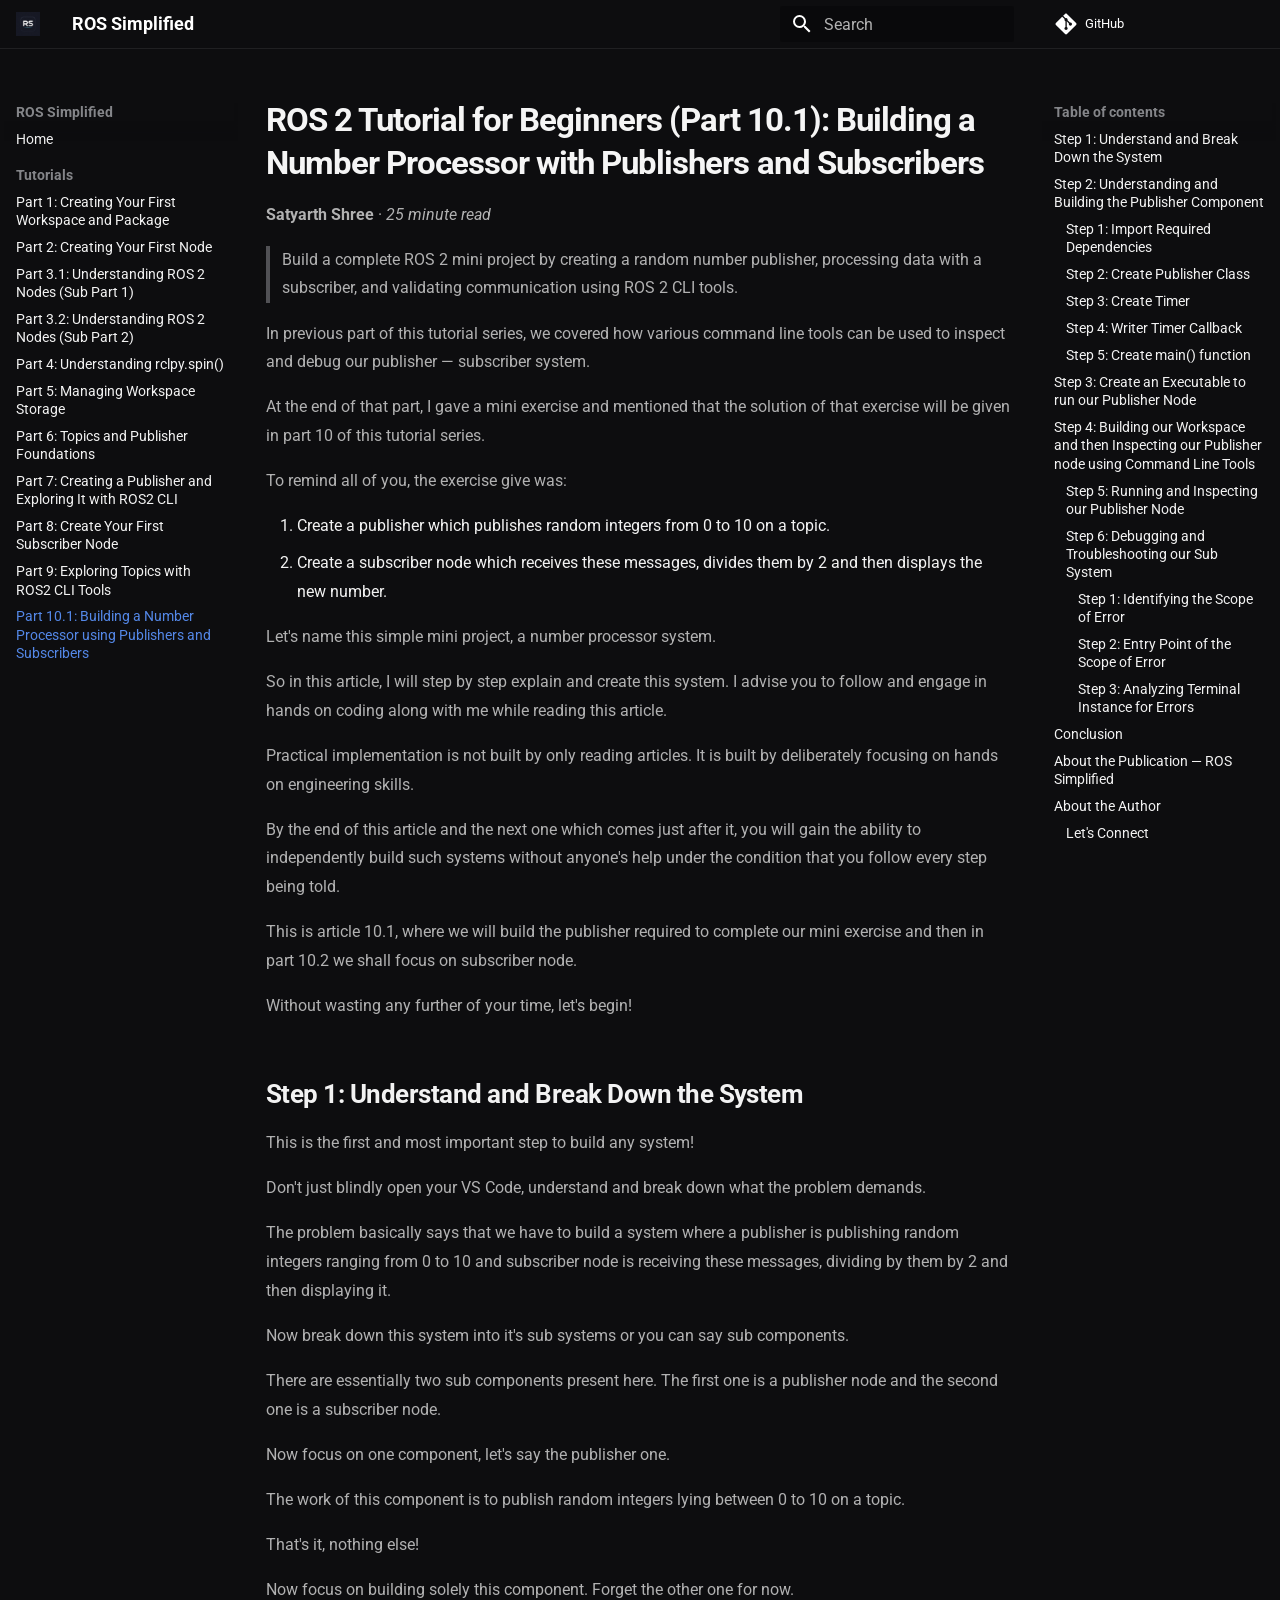
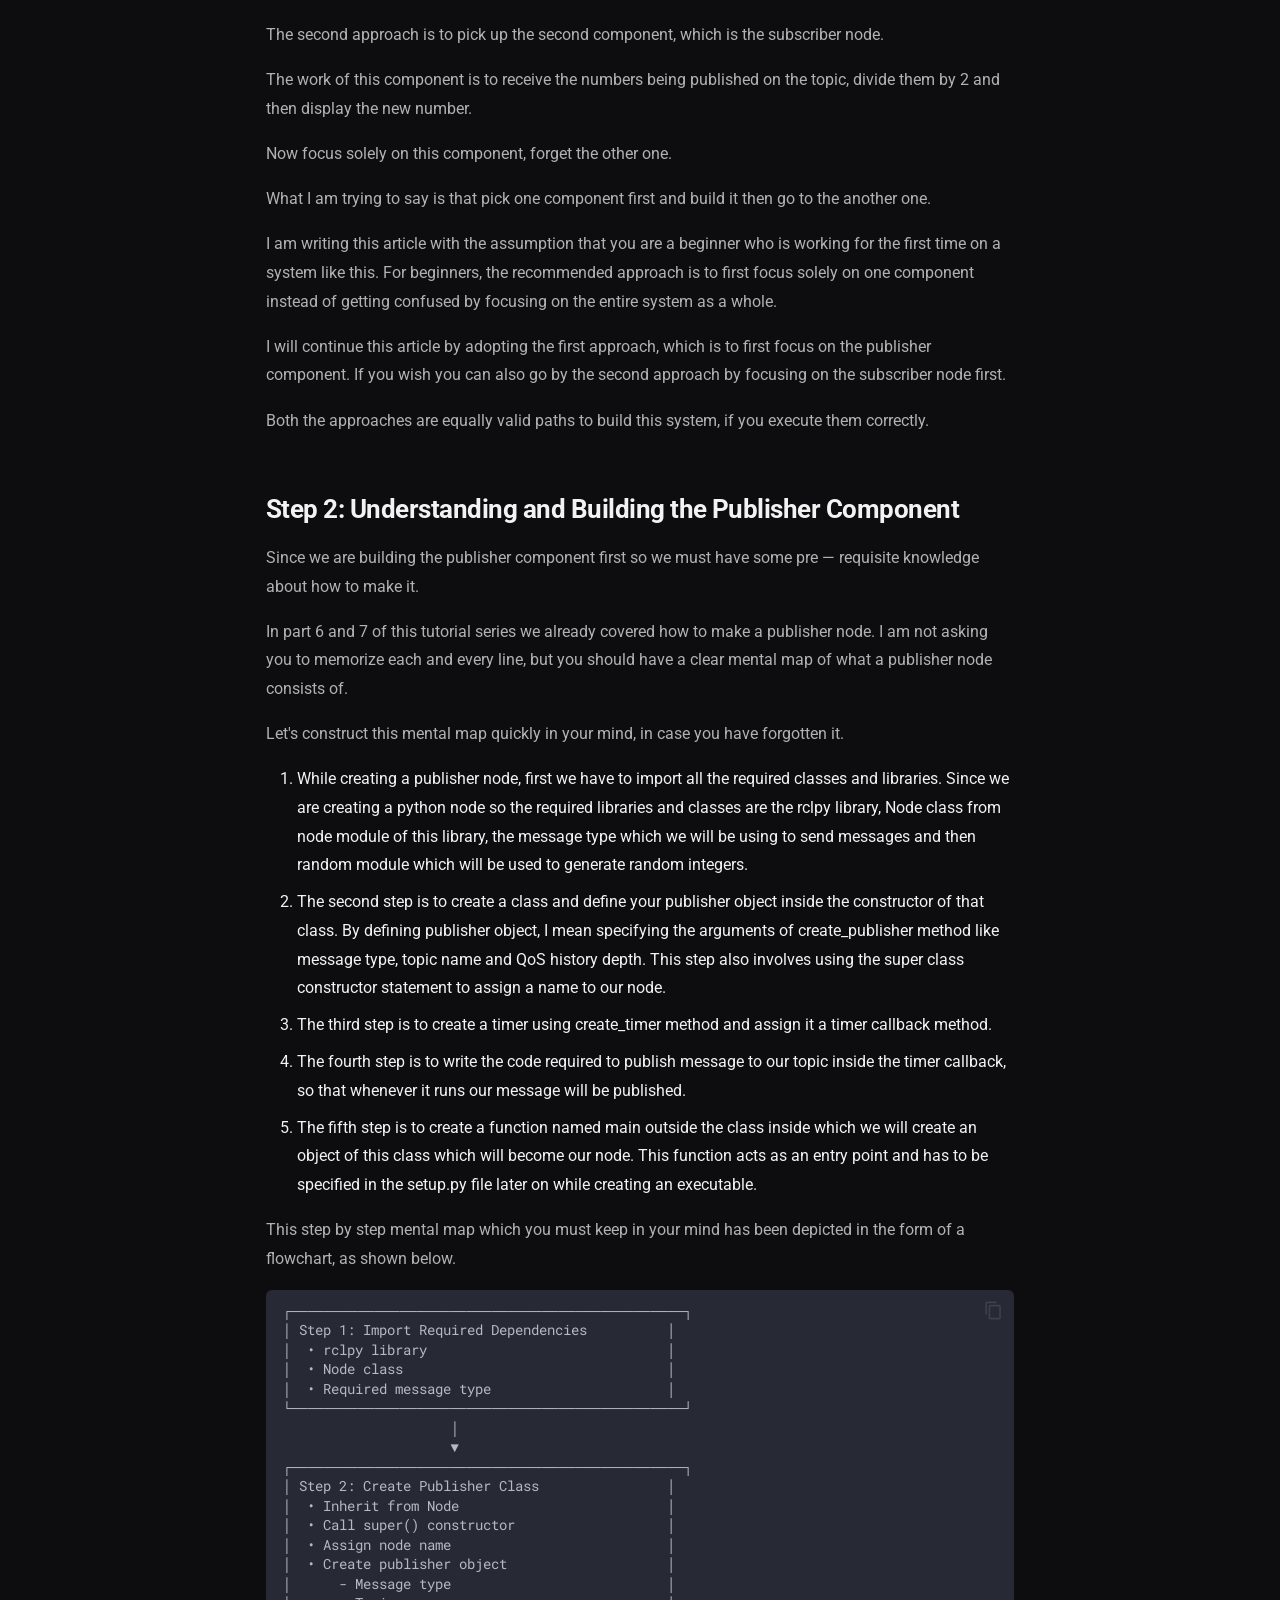
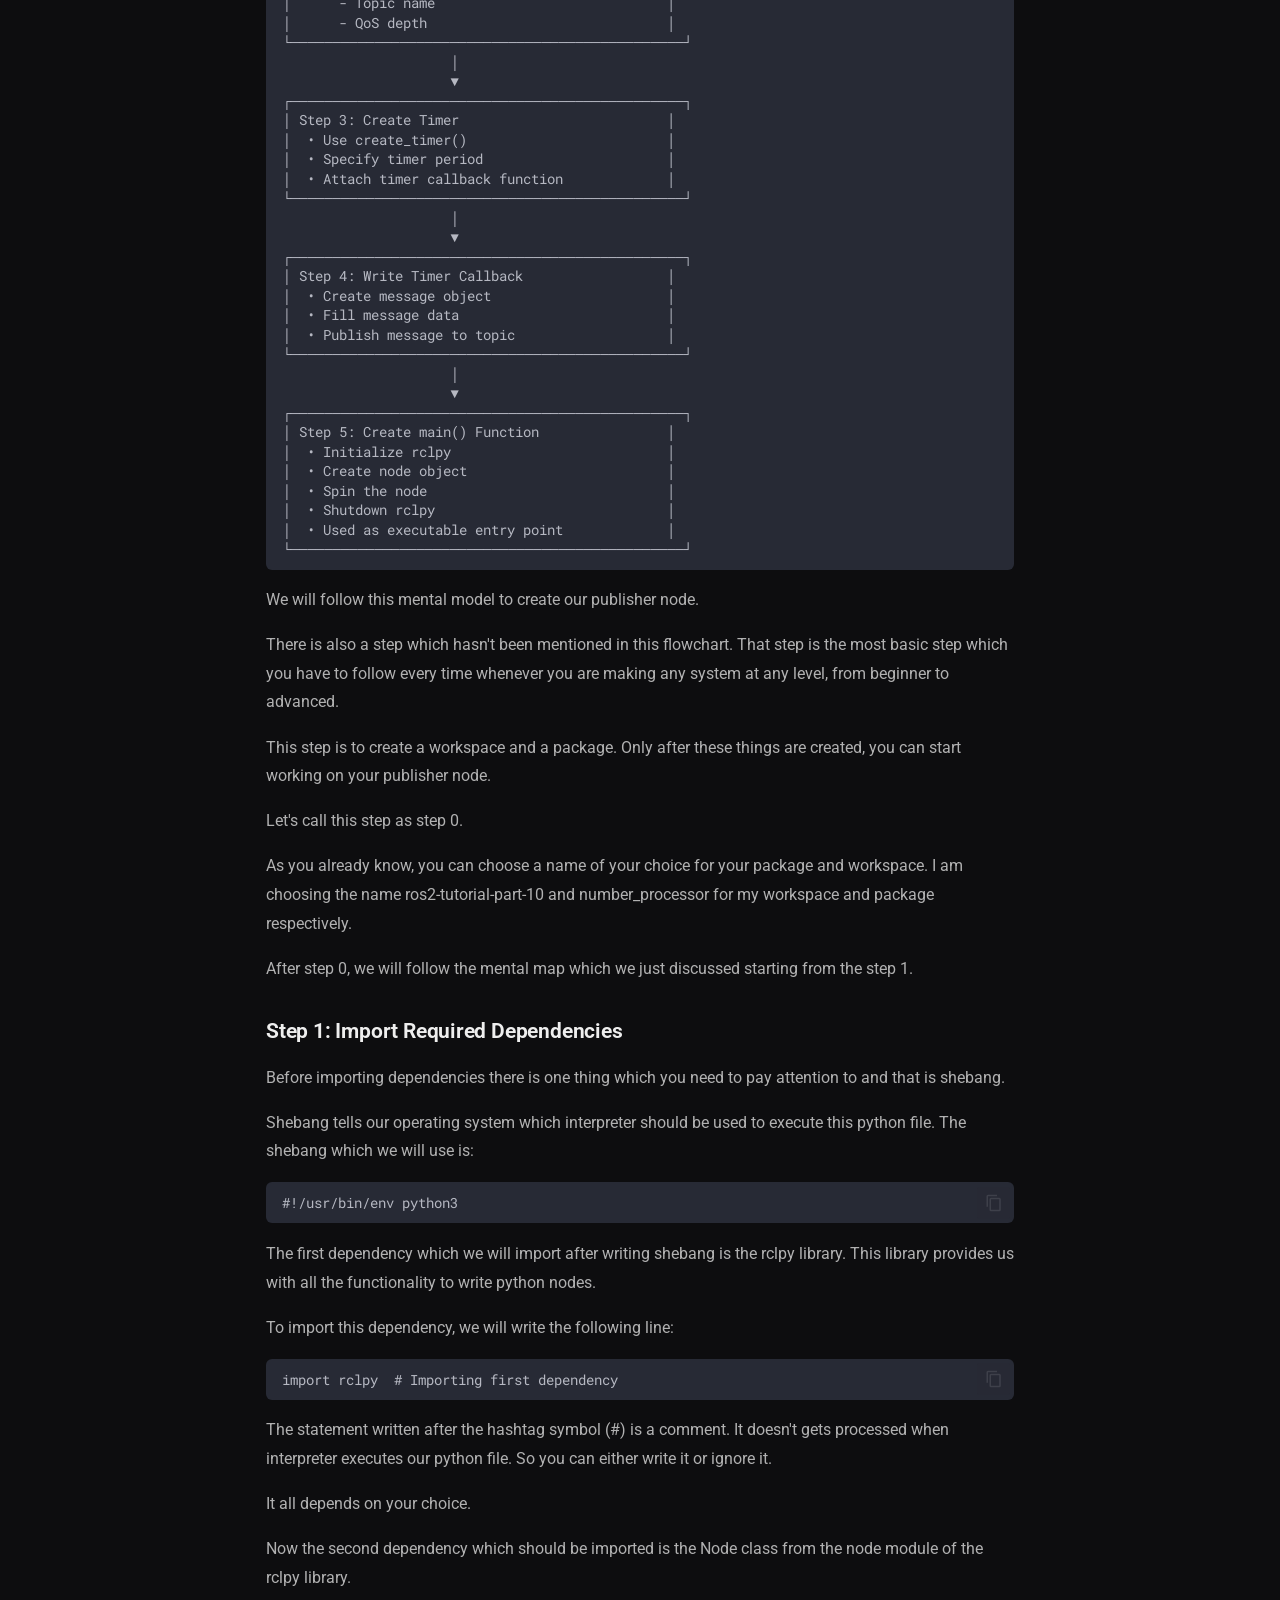
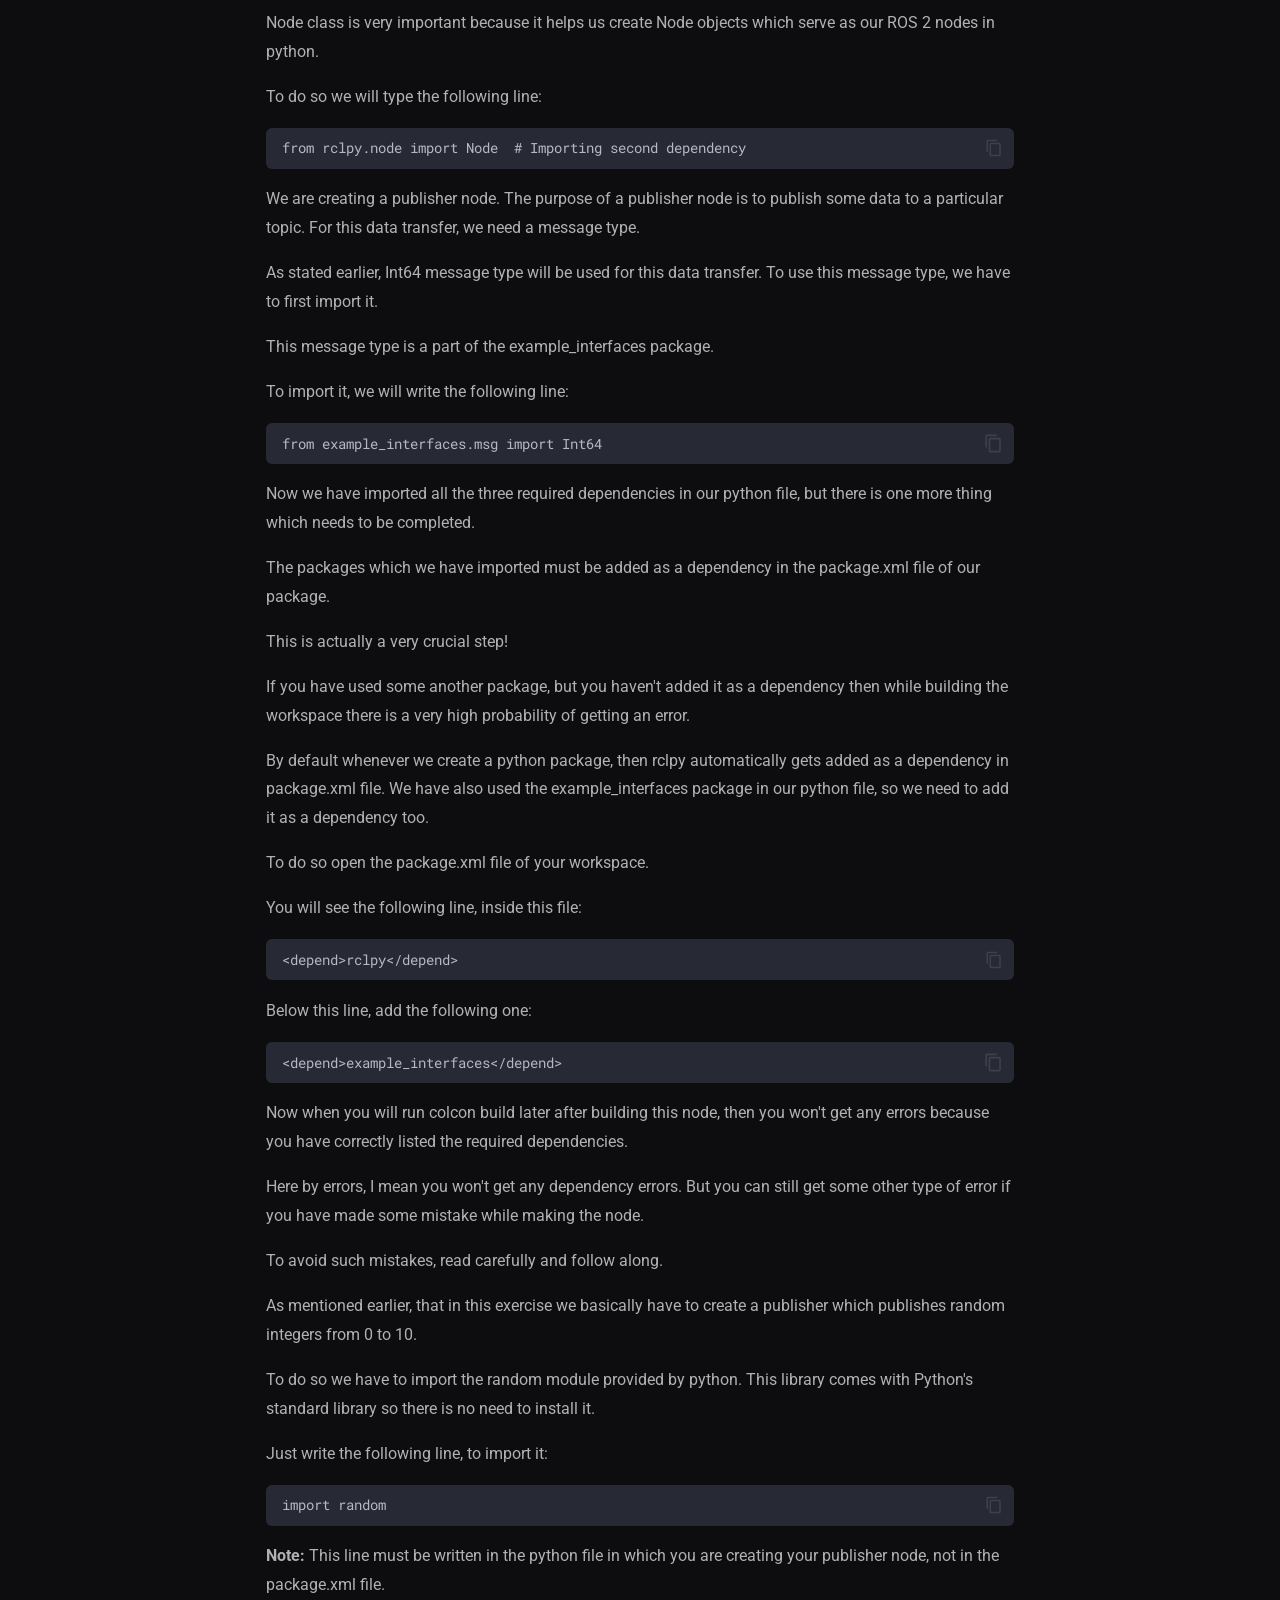
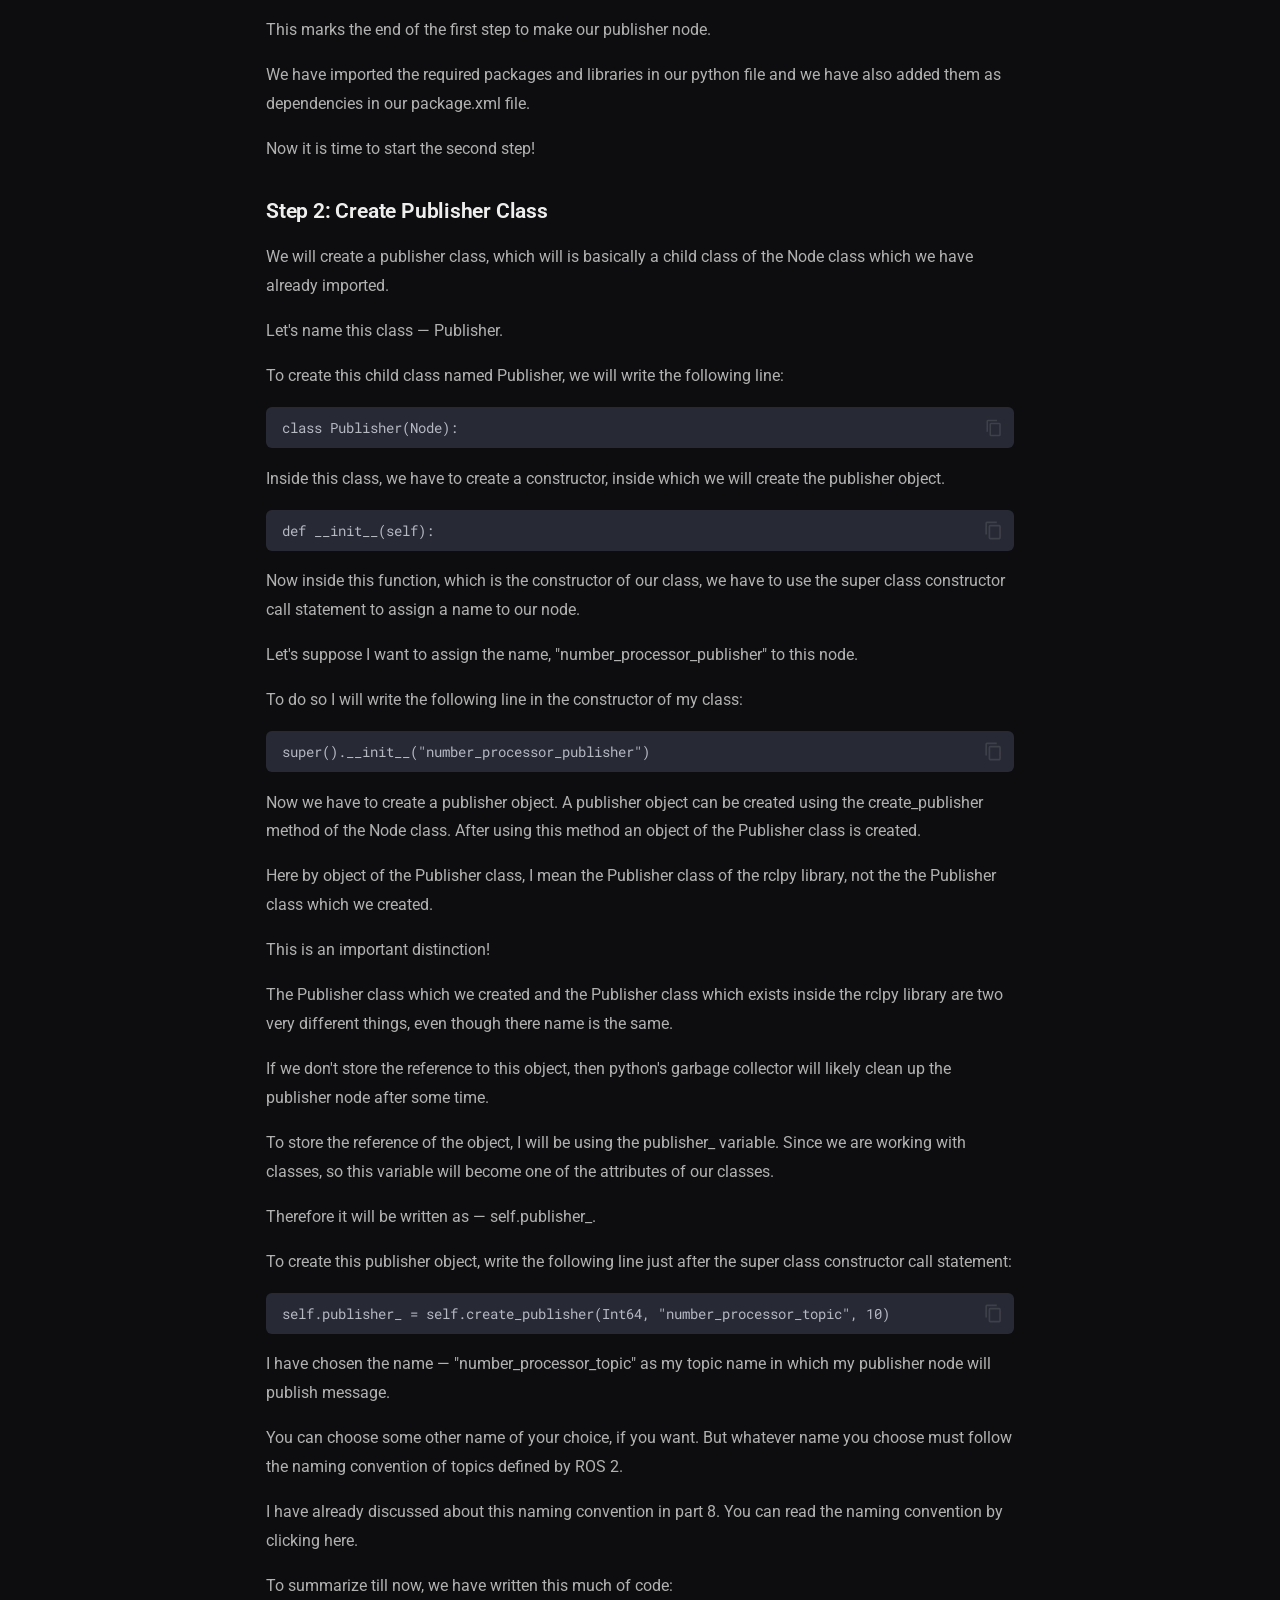
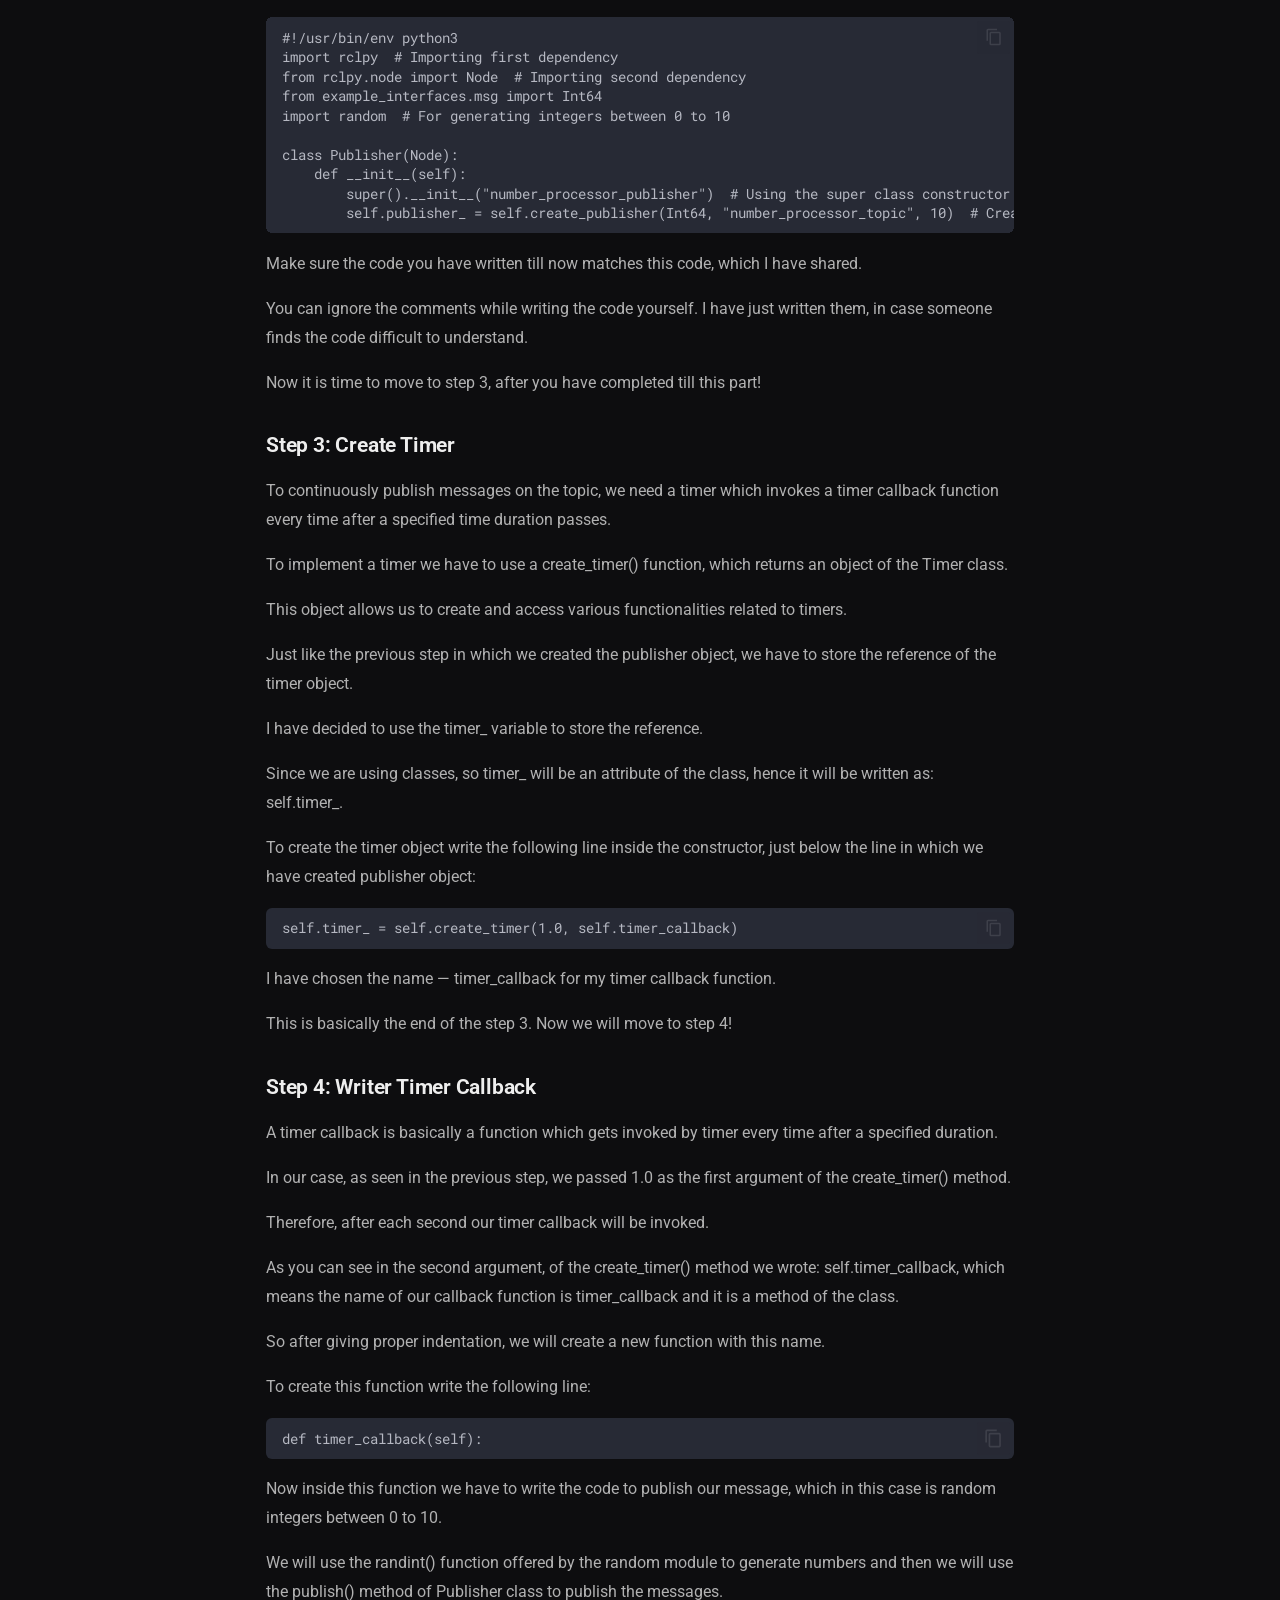
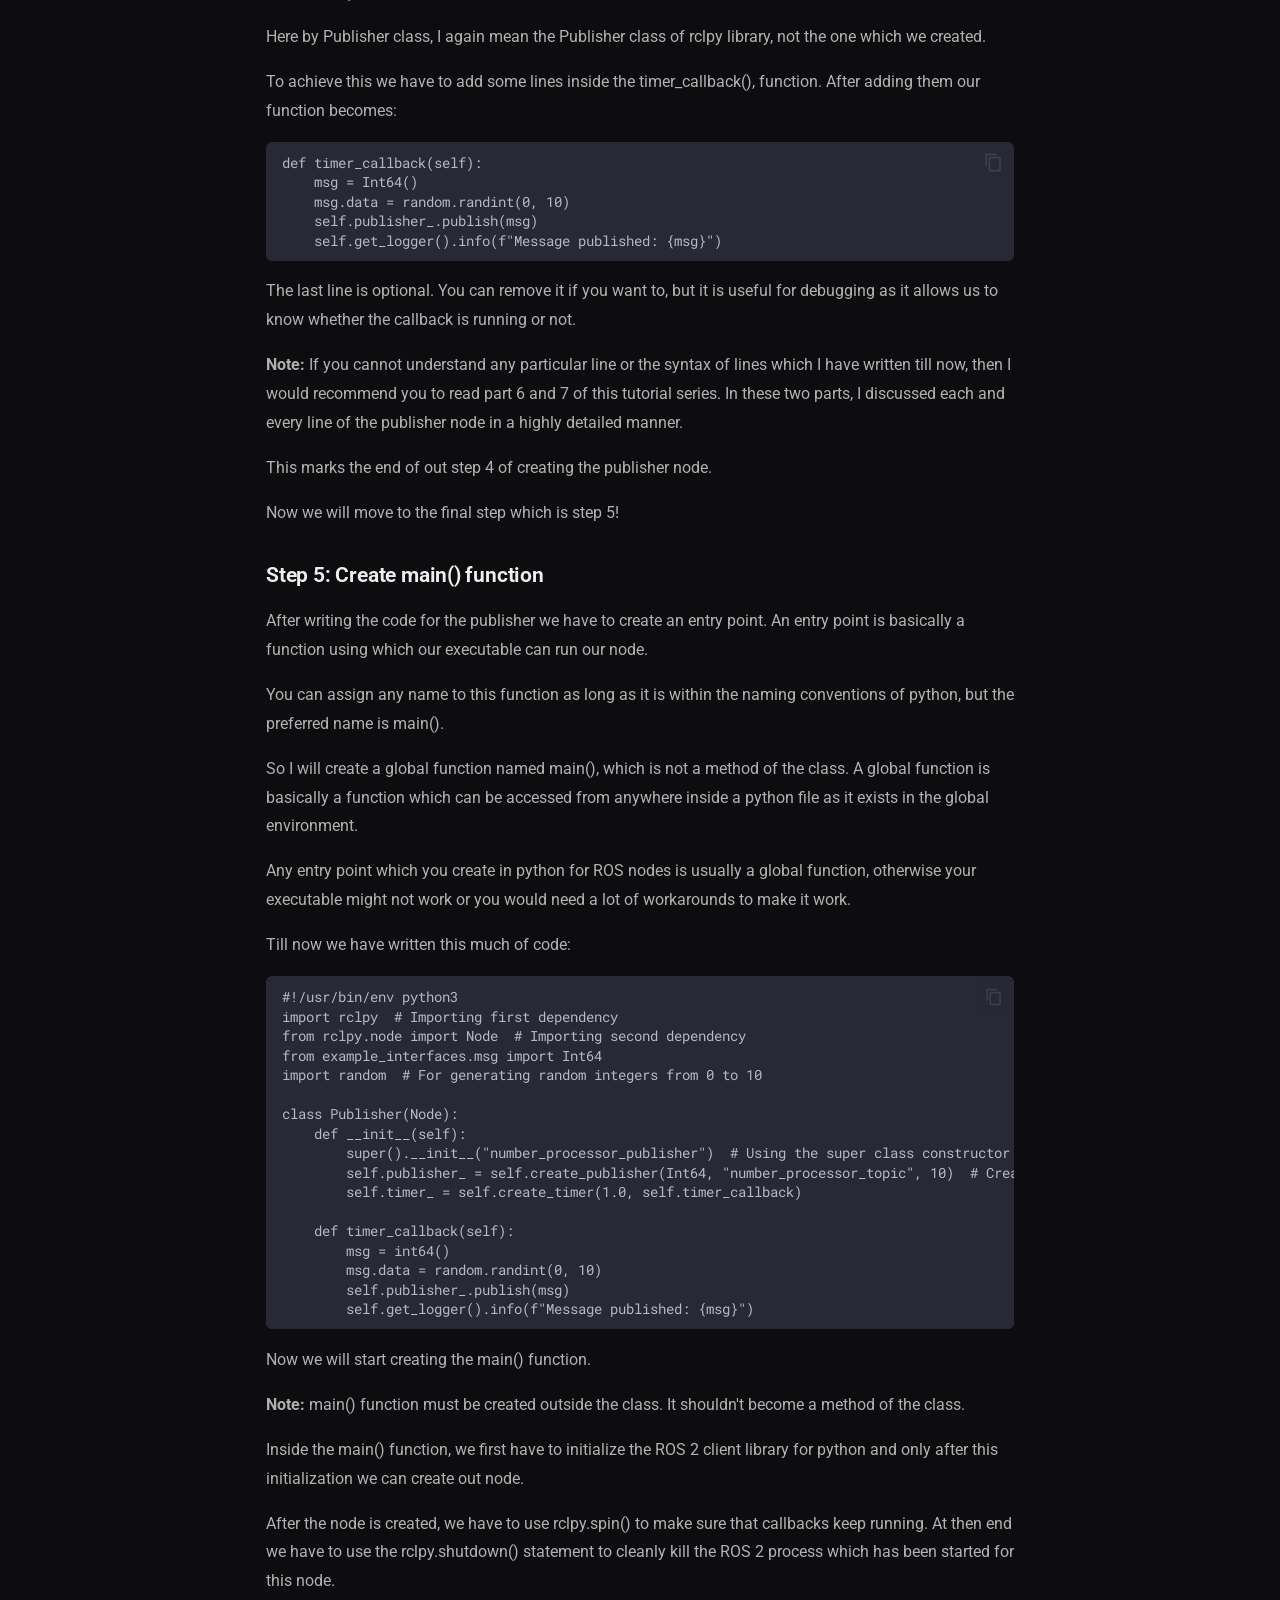
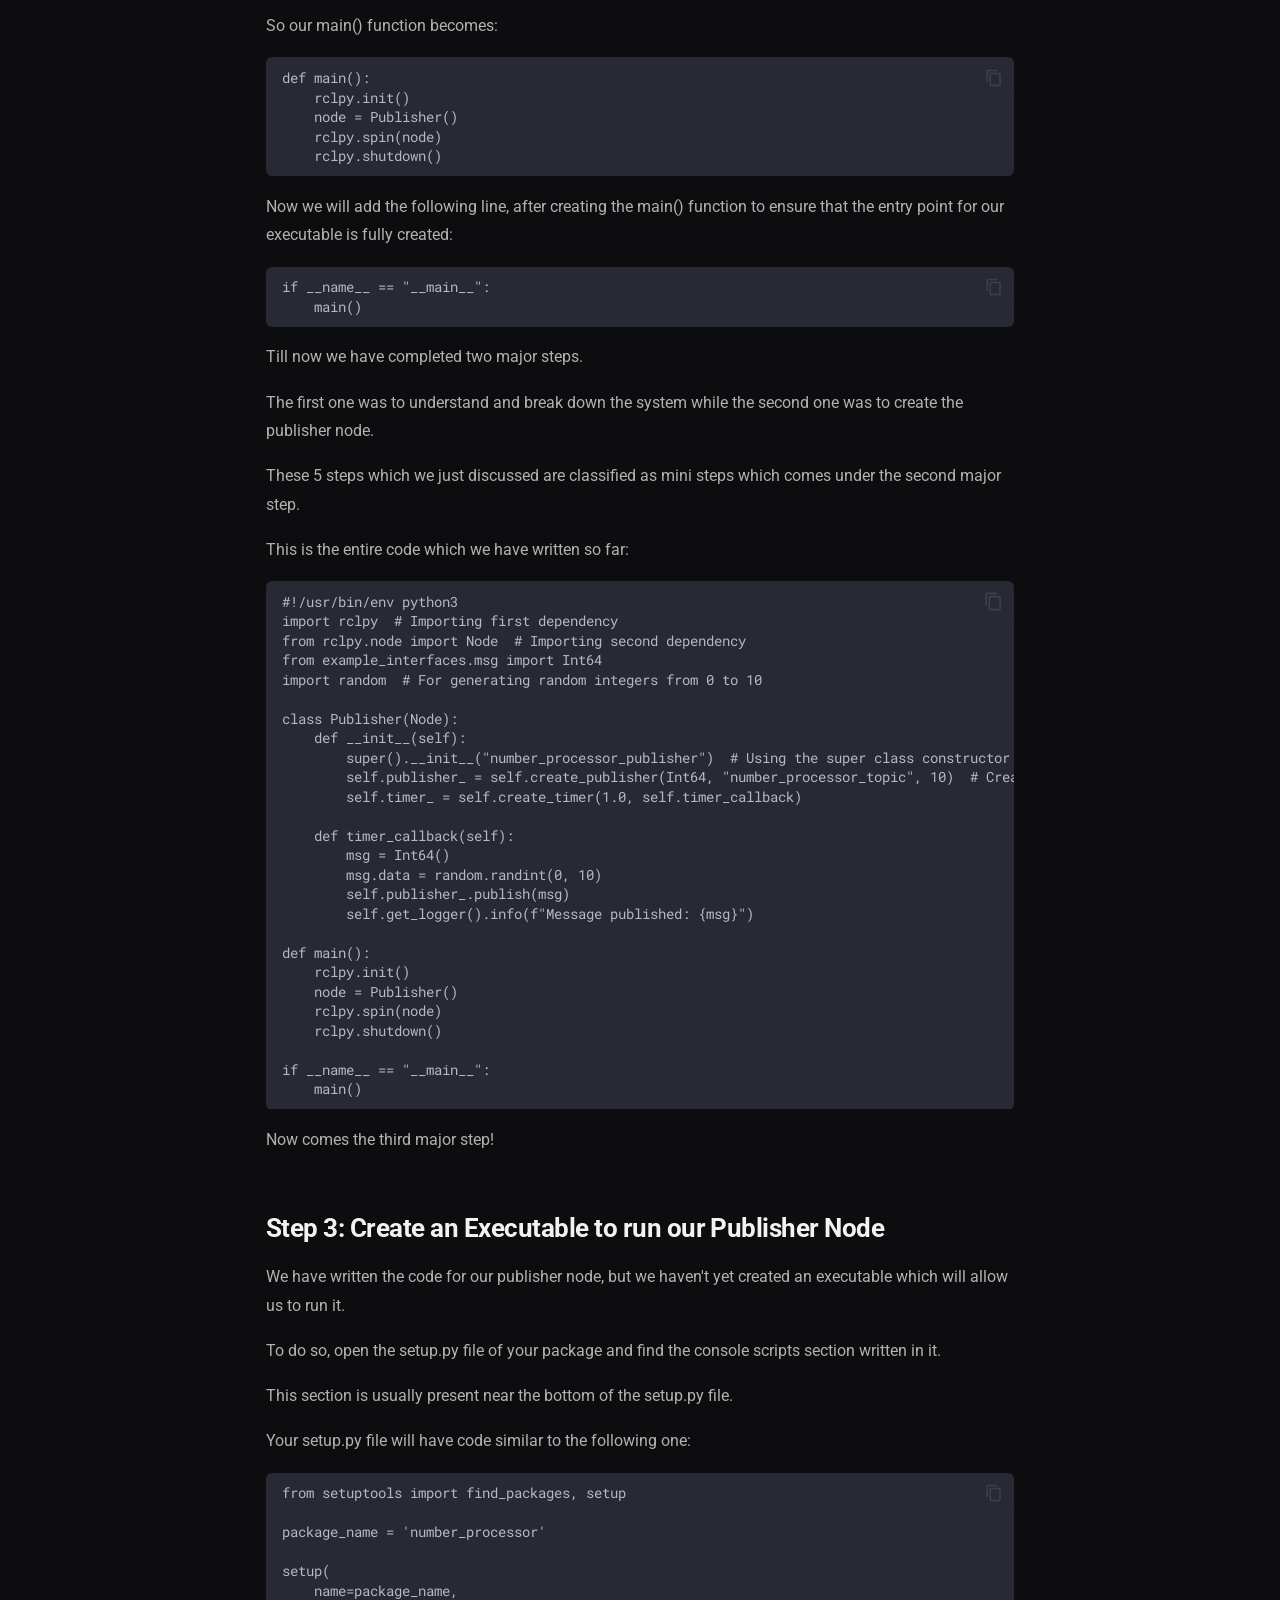
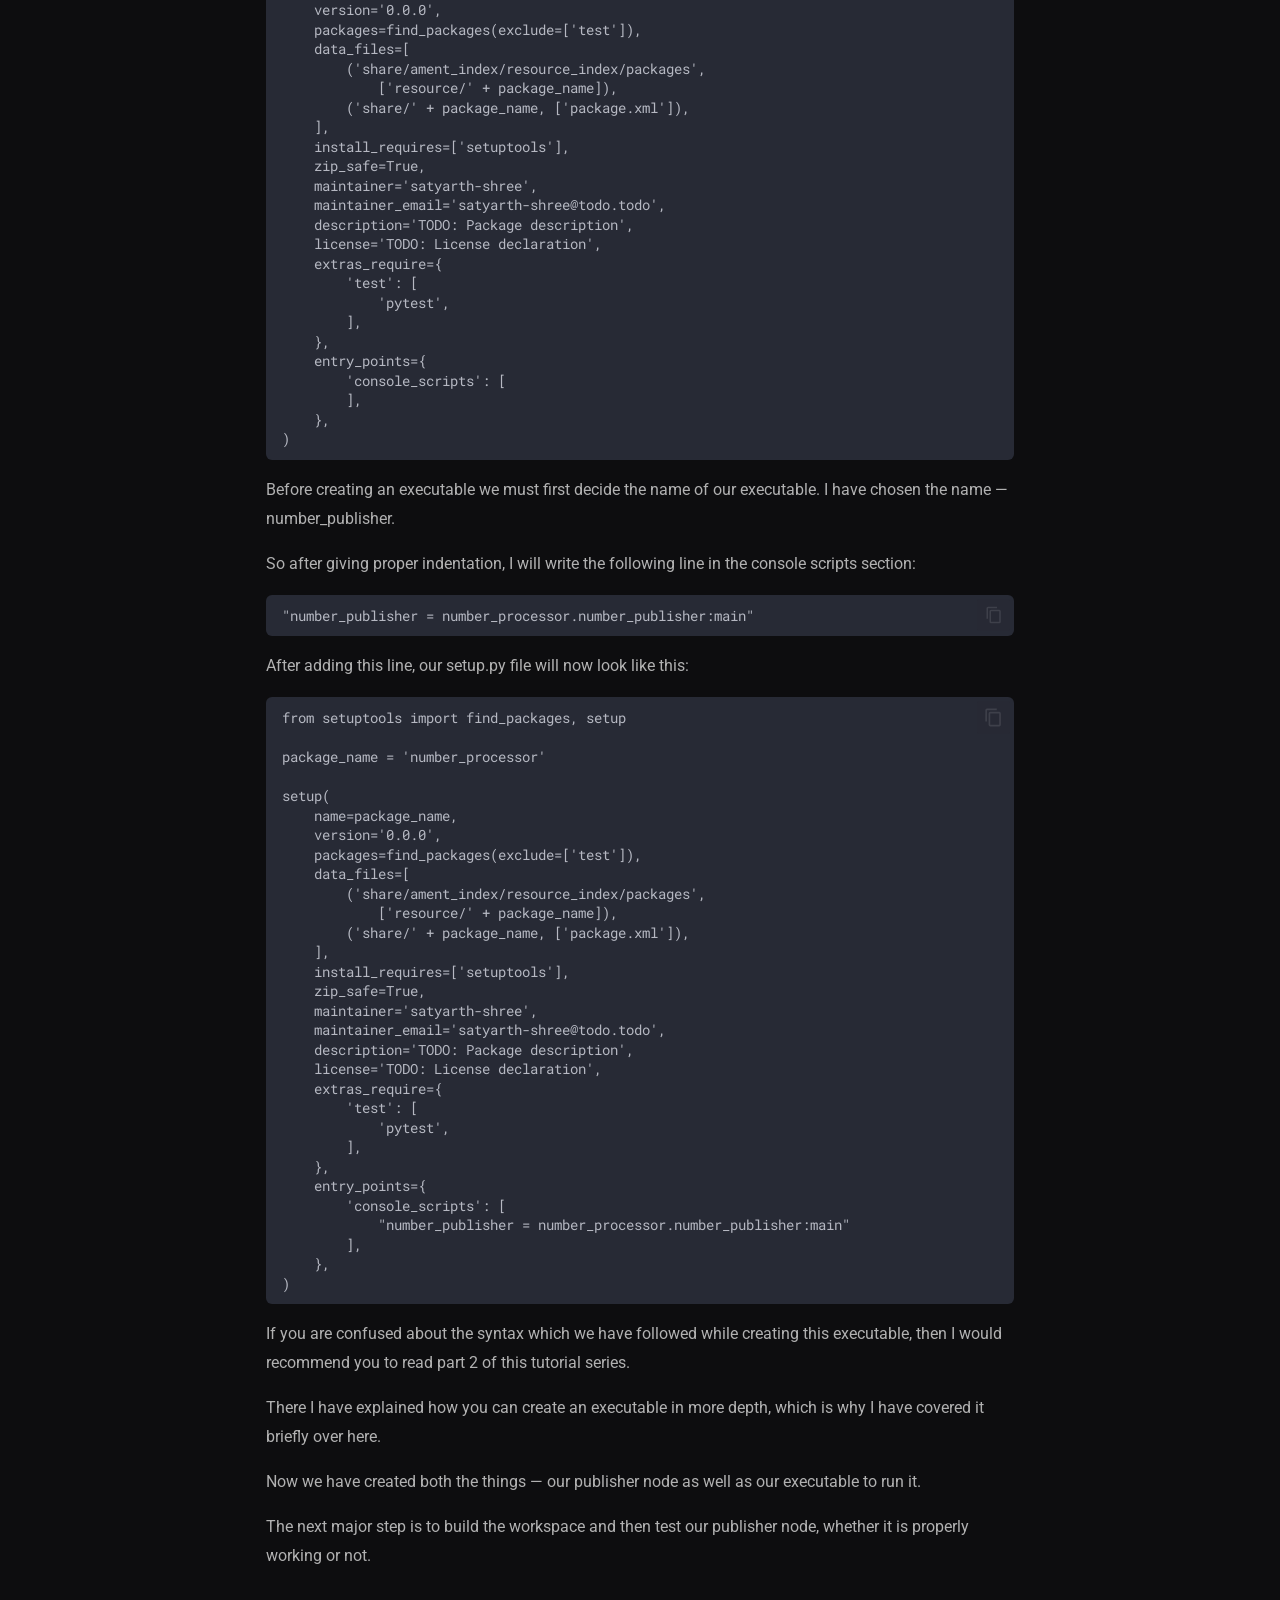
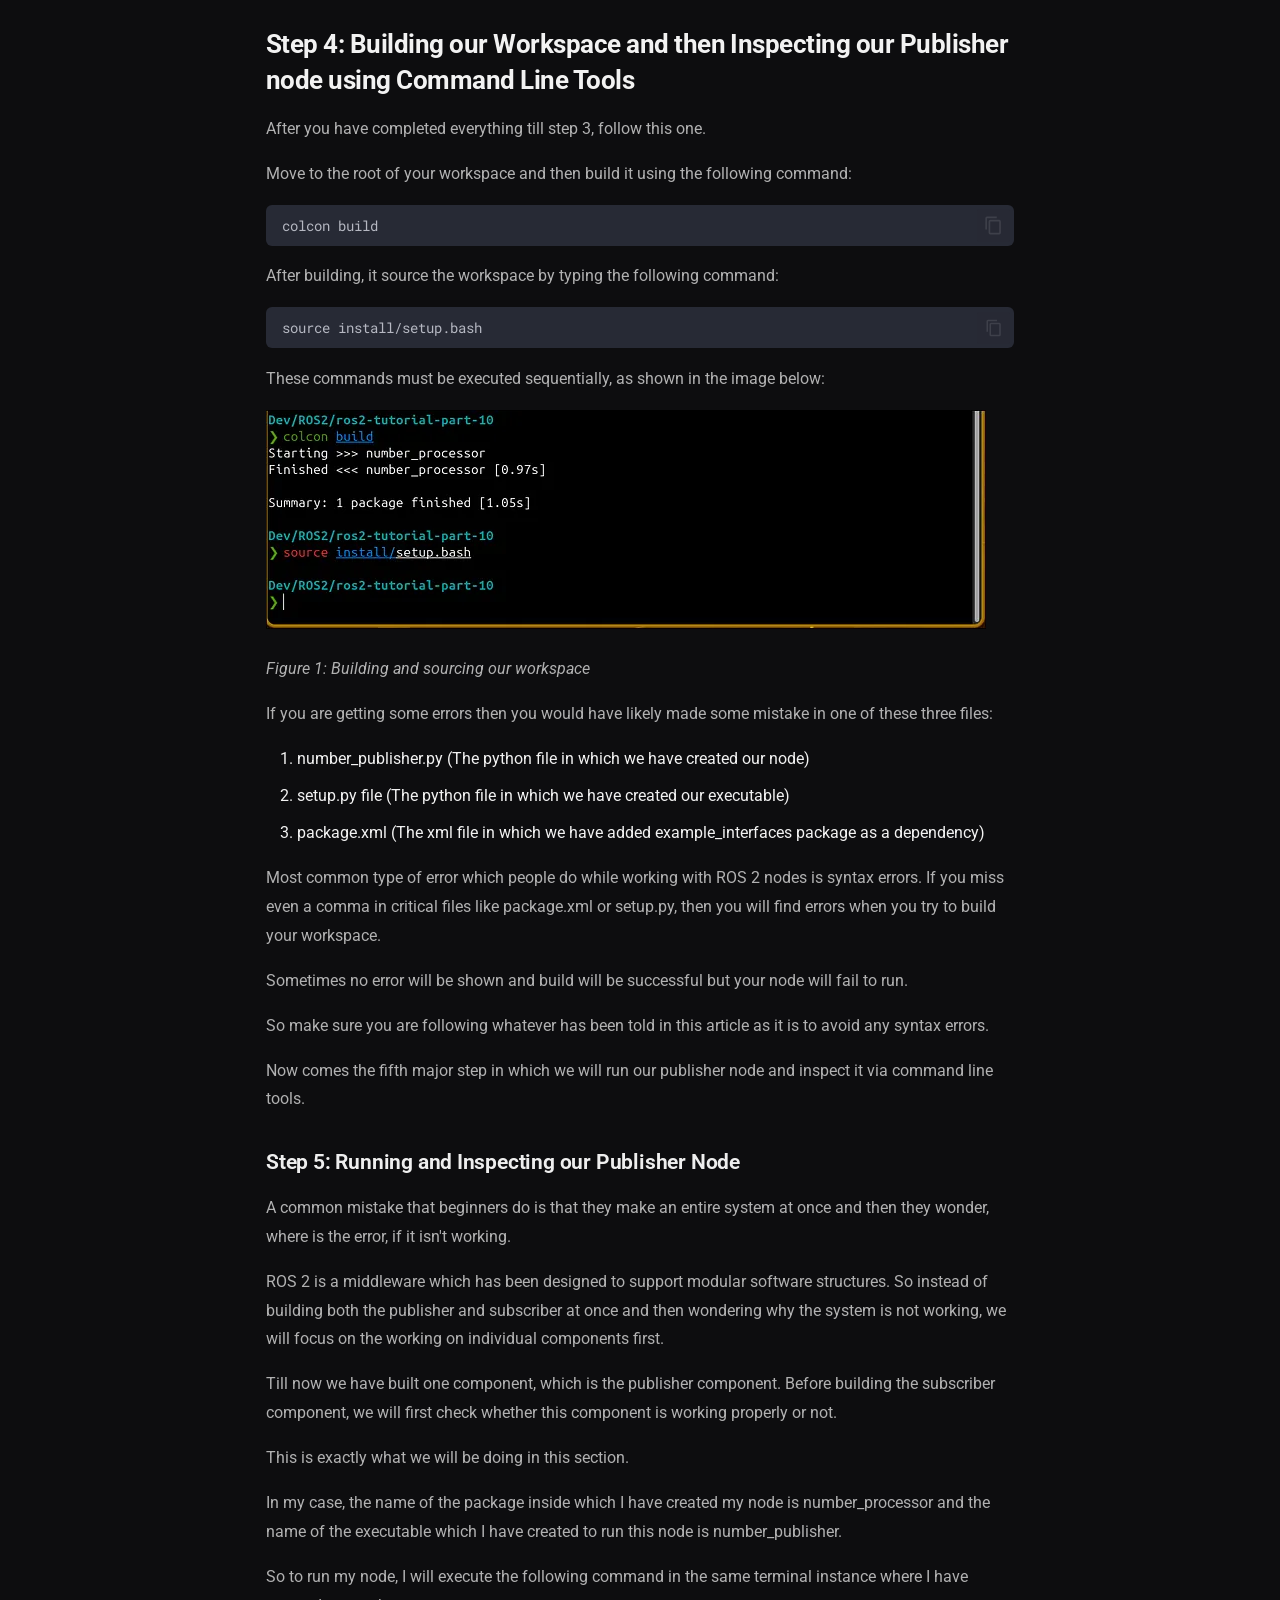
<file: Tutorials/part-10-sub-part-1-building-a-number-processor/index.html>
<!doctype html>
<html lang="en" class="no-js">
  <head>
    
      <meta charset="utf-8">
      <meta name="viewport" content="width=device-width,initial-scale=1">
      
        <meta name="description" content="Beginner-friendly ROS 2 tutorials from ROS Simplified">
      
      
      
        <link rel="canonical" href="https://docs.satyarthshree.com/Tutorials/part-10-sub-part-1-building-a-number-processor/">
      
      
        <link rel="prev" href="../part-9-Exploring-Topics-with-ros2-command-line-tools/">
      
      
      
        
      
      
      <link rel="icon" href="../../assets/ROS_Simplified_Logo.png">
      <meta name="generator" content="mkdocs-1.6.1, mkdocs-material-9.7.6">
    
    
      
        <title>Part 10.1: Building a Number Processor using Publishers and Subscribers - ROS Simplified</title>
      
    
    
      <link rel="stylesheet" href="../../assets/stylesheets/main.484c7ddc.min.css">
      
        
        <link rel="stylesheet" href="../../assets/stylesheets/palette.ab4e12ef.min.css">
      
      


    
    
      
    
    
      
        
        
        <link rel="preconnect" href="https://fonts.gstatic.com" crossorigin>
        <link rel="stylesheet" href="https://fonts.googleapis.com/css?family=Roboto:300,300i,400,400i,700,700i%7CRoboto+Mono:400,400i,700,700i&display=fallback">
        <style>:root{--md-text-font:"Roboto";--md-code-font:"Roboto Mono"}</style>
      
    
    
      <link rel="stylesheet" href="../../stylesheets/style.css">
    
    <script>__md_scope=new URL("../..",location),__md_hash=e=>[...e].reduce(((e,_)=>(e<<5)-e+_.charCodeAt(0)),0),__md_get=(e,_=localStorage,t=__md_scope)=>JSON.parse(_.getItem(t.pathname+"."+e)),__md_set=(e,_,t=localStorage,a=__md_scope)=>{try{t.setItem(a.pathname+"."+e,JSON.stringify(_))}catch(e){}}</script>
    
      

    
    
  </head>
  
  
    
    
    
    
    
    <body dir="ltr" data-md-color-scheme="slate" data-md-color-primary="indigo" data-md-color-accent="indigo">
  
    
    <input class="md-toggle" data-md-toggle="drawer" type="checkbox" id="__drawer" autocomplete="off">
    <input class="md-toggle" data-md-toggle="search" type="checkbox" id="__search" autocomplete="off">
    <label class="md-overlay" for="__drawer"></label>
    <div data-md-component="skip">
      
        
        <a href="#ros-2-tutorial-for-beginners-part-101-building-a-number-processor-with-publishers-and-subscribers" class="md-skip">
          Skip to content
        </a>
      
    </div>
    <div data-md-component="announce">
      
    </div>
    
    
      

  

<header class="md-header md-header--shadow" data-md-component="header">
  <nav class="md-header__inner md-grid" aria-label="Header">
    <a href="../.." title="ROS Simplified" class="md-header__button md-logo" aria-label="ROS Simplified" data-md-component="logo">
      
  <img src="../../assets/ROS_Simplified_Logo.png" alt="logo">

    </a>
    <label class="md-header__button md-icon" for="__drawer">
      
      <svg xmlns="http://www.w3.org/2000/svg" viewBox="0 0 24 24"><path d="M3 6h18v2H3zm0 5h18v2H3zm0 5h18v2H3z"/></svg>
    </label>
    <div class="md-header__title" data-md-component="header-title">
      <div class="md-header__ellipsis">
        <div class="md-header__topic">
          <span class="md-ellipsis">
            ROS Simplified
          </span>
        </div>
        <div class="md-header__topic" data-md-component="header-topic">
          <span class="md-ellipsis">
            
              Part 10.1: Building a Number Processor using Publishers and Subscribers
            
          </span>
        </div>
      </div>
    </div>
    
      
    
    
    
    
      
      
        <label class="md-header__button md-icon" for="__search">
          
          <svg xmlns="http://www.w3.org/2000/svg" viewBox="0 0 24 24"><path d="M9.5 3A6.5 6.5 0 0 1 16 9.5c0 1.61-.59 3.09-1.56 4.23l.27.27h.79l5 5-1.5 1.5-5-5v-.79l-.27-.27A6.52 6.52 0 0 1 9.5 16 6.5 6.5 0 0 1 3 9.5 6.5 6.5 0 0 1 9.5 3m0 2C7 5 5 7 5 9.5S7 14 9.5 14 14 12 14 9.5 12 5 9.5 5"/></svg>
        </label>
        <div class="md-search" data-md-component="search" role="dialog">
  <label class="md-search__overlay" for="__search"></label>
  <div class="md-search__inner" role="search">
    <form class="md-search__form" name="search">
      <input type="text" class="md-search__input" name="query" aria-label="Search" placeholder="Search" autocapitalize="off" autocorrect="off" autocomplete="off" spellcheck="false" data-md-component="search-query" required>
      <label class="md-search__icon md-icon" for="__search">
        
        <svg xmlns="http://www.w3.org/2000/svg" viewBox="0 0 24 24"><path d="M9.5 3A6.5 6.5 0 0 1 16 9.5c0 1.61-.59 3.09-1.56 4.23l.27.27h.79l5 5-1.5 1.5-5-5v-.79l-.27-.27A6.52 6.52 0 0 1 9.5 16 6.5 6.5 0 0 1 3 9.5 6.5 6.5 0 0 1 9.5 3m0 2C7 5 5 7 5 9.5S7 14 9.5 14 14 12 14 9.5 12 5 9.5 5"/></svg>
        
        <svg xmlns="http://www.w3.org/2000/svg" viewBox="0 0 24 24"><path d="M20 11v2H8l5.5 5.5-1.42 1.42L4.16 12l7.92-7.92L13.5 5.5 8 11z"/></svg>
      </label>
      <nav class="md-search__options" aria-label="Search">
        
        <button type="reset" class="md-search__icon md-icon" title="Clear" aria-label="Clear" tabindex="-1">
          
          <svg xmlns="http://www.w3.org/2000/svg" viewBox="0 0 24 24"><path d="M19 6.41 17.59 5 12 10.59 6.41 5 5 6.41 10.59 12 5 17.59 6.41 19 12 13.41 17.59 19 19 17.59 13.41 12z"/></svg>
        </button>
      </nav>
      
        <div class="md-search__suggest" data-md-component="search-suggest"></div>
      
    </form>
    <div class="md-search__output">
      <div class="md-search__scrollwrap" tabindex="0" data-md-scrollfix>
        <div class="md-search-result" data-md-component="search-result">
          <div class="md-search-result__meta">
            Initializing search
          </div>
          <ol class="md-search-result__list" role="presentation"></ol>
        </div>
      </div>
    </div>
  </div>
</div>
      
    
    
      <div class="md-header__source">
        <a href="https://github.com/Satyarth-Shree/ros2-guides.git" title="Go to repository" class="md-source" data-md-component="source">
  <div class="md-source__icon md-icon">
    
    <svg xmlns="http://www.w3.org/2000/svg" viewBox="0 0 448 512"><!--! Font Awesome Free 7.1.0 by @fontawesome - https://fontawesome.com License - https://fontawesome.com/license/free (Icons: CC BY 4.0, Fonts: SIL OFL 1.1, Code: MIT License) Copyright 2025 Fonticons, Inc.--><path d="M439.6 236.1 244 40.5c-5.4-5.5-12.8-8.5-20.4-8.5s-15 3-20.4 8.4L162.5 81l51.5 51.5c27.1-9.1 52.7 16.8 43.4 43.7l49.7 49.7c34.2-11.8 61.2 31 35.5 56.7-26.5 26.5-70.2-2.9-56-37.3L240.3 199v121.9c25.3 12.5 22.3 41.8 9.1 55-6.4 6.4-15.2 10.1-24.3 10.1s-17.8-3.6-24.3-10.1c-17.6-17.6-11.1-46.9 11.2-56v-123c-20.8-8.5-24.6-30.7-18.6-45L142.6 101 8.5 235.1C3 240.6 0 247.9 0 255.5s3 15 8.5 20.4l195.6 195.7c5.4 5.4 12.7 8.4 20.4 8.4s15-3 20.4-8.4l194.7-194.7c5.4-5.4 8.4-12.8 8.4-20.4s-3-15-8.4-20.4"/></svg>
  </div>
  <div class="md-source__repository">
    GitHub
  </div>
</a>
      </div>
    
  </nav>
  
</header>
    
    <div class="md-container" data-md-component="container">
      
      
        
          
        
      
      <main class="md-main" data-md-component="main">
        <div class="md-main__inner md-grid">
          
            
              
              <div class="md-sidebar md-sidebar--primary" data-md-component="sidebar" data-md-type="navigation" >
                <div class="md-sidebar__scrollwrap">
                  <div class="md-sidebar__inner">
                    



<nav class="md-nav md-nav--primary" aria-label="Navigation" data-md-level="0">
  <label class="md-nav__title" for="__drawer">
    <a href="../.." title="ROS Simplified" class="md-nav__button md-logo" aria-label="ROS Simplified" data-md-component="logo">
      
  <img src="../../assets/ROS_Simplified_Logo.png" alt="logo">

    </a>
    ROS Simplified
  </label>
  
    <div class="md-nav__source">
      <a href="https://github.com/Satyarth-Shree/ros2-guides.git" title="Go to repository" class="md-source" data-md-component="source">
  <div class="md-source__icon md-icon">
    
    <svg xmlns="http://www.w3.org/2000/svg" viewBox="0 0 448 512"><!--! Font Awesome Free 7.1.0 by @fontawesome - https://fontawesome.com License - https://fontawesome.com/license/free (Icons: CC BY 4.0, Fonts: SIL OFL 1.1, Code: MIT License) Copyright 2025 Fonticons, Inc.--><path d="M439.6 236.1 244 40.5c-5.4-5.5-12.8-8.5-20.4-8.5s-15 3-20.4 8.4L162.5 81l51.5 51.5c27.1-9.1 52.7 16.8 43.4 43.7l49.7 49.7c34.2-11.8 61.2 31 35.5 56.7-26.5 26.5-70.2-2.9-56-37.3L240.3 199v121.9c25.3 12.5 22.3 41.8 9.1 55-6.4 6.4-15.2 10.1-24.3 10.1s-17.8-3.6-24.3-10.1c-17.6-17.6-11.1-46.9 11.2-56v-123c-20.8-8.5-24.6-30.7-18.6-45L142.6 101 8.5 235.1C3 240.6 0 247.9 0 255.5s3 15 8.5 20.4l195.6 195.7c5.4 5.4 12.7 8.4 20.4 8.4s15-3 20.4-8.4l194.7-194.7c5.4-5.4 8.4-12.8 8.4-20.4s-3-15-8.4-20.4"/></svg>
  </div>
  <div class="md-source__repository">
    GitHub
  </div>
</a>
    </div>
  
  <ul class="md-nav__list" data-md-scrollfix>
    
      
      
  
  
  
  
    <li class="md-nav__item">
      <a href="../.." class="md-nav__link">
        
  
  
  <span class="md-ellipsis">
    
  
    Home
  

    
  </span>
  
  

      </a>
    </li>
  

    
      
      
  
  
    
  
  
  
    
    
    
    
      
        
        
      
    
    
    <li class="md-nav__item md-nav__item--active md-nav__item--section md-nav__item--nested">
      
        
        
        <input class="md-nav__toggle md-toggle " type="checkbox" id="__nav_2" checked>
        
          
          <label class="md-nav__link" for="__nav_2" id="__nav_2_label" tabindex="">
            
  
  
  <span class="md-ellipsis">
    
  
    Tutorials
  

    
  </span>
  
  

            <span class="md-nav__icon md-icon"></span>
          </label>
        
        <nav class="md-nav" data-md-level="1" aria-labelledby="__nav_2_label" aria-expanded="true">
          <label class="md-nav__title" for="__nav_2">
            <span class="md-nav__icon md-icon"></span>
            
  
    Tutorials
  

          </label>
          <ul class="md-nav__list" data-md-scrollfix>
            
              
                
  
  
  
  
    <li class="md-nav__item">
      <a href="../part-1-create-your-first-workspace-and-package/" class="md-nav__link">
        
  
  
  <span class="md-ellipsis">
    
  
    Part 1: Creating Your First Workspace and Package
  

    
  </span>
  
  

      </a>
    </li>
  

              
            
              
                
  
  
  
  
    <li class="md-nav__item">
      <a href="../part-2-creating-your-first-node/" class="md-nav__link">
        
  
  
  <span class="md-ellipsis">
    
  
    Part 2: Creating Your First Node
  

    
  </span>
  
  

      </a>
    </li>
  

              
            
              
                
  
  
  
  
    <li class="md-nav__item">
      <a href="../part-3-sub-part-1-understanding-ros-2-nodes/" class="md-nav__link">
        
  
  
  <span class="md-ellipsis">
    
  
    Part 3.1: Understanding ROS 2 Nodes (Sub Part 1)
  

    
  </span>
  
  

      </a>
    </li>
  

              
            
              
                
  
  
  
  
    <li class="md-nav__item">
      <a href="../part-3-sub-part-2/" class="md-nav__link">
        
  
  
  <span class="md-ellipsis">
    
  
    Part 3.2: Understanding ROS 2 Nodes (Sub Part 2)
  

    
  </span>
  
  

      </a>
    </li>
  

              
            
              
                
  
  
  
  
    <li class="md-nav__item">
      <a href="../part-4-understanding-rclpy.spin/" class="md-nav__link">
        
  
  
  <span class="md-ellipsis">
    
  
    Part 4: Understanding rclpy.spin()
  

    
  </span>
  
  

      </a>
    </li>
  

              
            
              
                
  
  
  
  
    <li class="md-nav__item">
      <a href="../part-5-manage-your-ROS-2-workspace-using-linux-commands/" class="md-nav__link">
        
  
  
  <span class="md-ellipsis">
    
  
    Part 5: Managing Workspace Storage
  

    
  </span>
  
  

      </a>
    </li>
  

              
            
              
                
  
  
  
  
    <li class="md-nav__item">
      <a href="../part-6-topics-and-publisher-foundations/" class="md-nav__link">
        
  
  
  <span class="md-ellipsis">
    
  
    Part 6: Topics and Publisher Foundations
  

    
  </span>
  
  

      </a>
    </li>
  

              
            
              
                
  
  
  
  
    <li class="md-nav__item">
      <a href="../part-7-creating-a-publisher-and-exploring-it-with-ros2-cli/" class="md-nav__link">
        
  
  
  <span class="md-ellipsis">
    
  
    Part 7: Creating a Publisher and Exploring It with ROS2 CLI
  

    
  </span>
  
  

      </a>
    </li>
  

              
            
              
                
  
  
  
  
    <li class="md-nav__item">
      <a href="../part-8-create-your-first-subscriber-node-in-python/" class="md-nav__link">
        
  
  
  <span class="md-ellipsis">
    
  
    Part 8: Create Your First Subscriber Node
  

    
  </span>
  
  

      </a>
    </li>
  

              
            
              
                
  
  
  
  
    <li class="md-nav__item">
      <a href="../part-9-Exploring-Topics-with-ros2-command-line-tools/" class="md-nav__link">
        
  
  
  <span class="md-ellipsis">
    
  
    Part 9: Exploring Topics with ROS2 CLI Tools
  

    
  </span>
  
  

      </a>
    </li>
  

              
            
              
                
  
  
    
  
  
  
    <li class="md-nav__item md-nav__item--active">
      
      <input class="md-nav__toggle md-toggle" type="checkbox" id="__toc">
      
      
        
      
      
        <label class="md-nav__link md-nav__link--active" for="__toc">
          
  
  
  <span class="md-ellipsis">
    
  
    Part 10.1: Building a Number Processor using Publishers and Subscribers
  

    
  </span>
  
  

          <span class="md-nav__icon md-icon"></span>
        </label>
      
      <a href="./" class="md-nav__link md-nav__link--active">
        
  
  
  <span class="md-ellipsis">
    
  
    Part 10.1: Building a Number Processor using Publishers and Subscribers
  

    
  </span>
  
  

      </a>
      
        

<nav class="md-nav md-nav--secondary" aria-label="Table of contents">
  
  
  
    
  
  
    <label class="md-nav__title" for="__toc">
      <span class="md-nav__icon md-icon"></span>
      Table of contents
    </label>
    <ul class="md-nav__list" data-md-component="toc" data-md-scrollfix>
      
        <li class="md-nav__item">
  <a href="#step-1-understand-and-break-down-the-system" class="md-nav__link">
    <span class="md-ellipsis">
      
        Step 1: Understand and Break Down the System
      
    </span>
  </a>
  
</li>
      
        <li class="md-nav__item">
  <a href="#step-2-understanding-and-building-the-publisher-component" class="md-nav__link">
    <span class="md-ellipsis">
      
        Step 2: Understanding and Building the Publisher Component
      
    </span>
  </a>
  
    <nav class="md-nav" aria-label="Step 2: Understanding and Building the Publisher Component">
      <ul class="md-nav__list">
        
          <li class="md-nav__item">
  <a href="#step-1-import-required-dependencies" class="md-nav__link">
    <span class="md-ellipsis">
      
        Step 1: Import Required Dependencies
      
    </span>
  </a>
  
</li>
        
          <li class="md-nav__item">
  <a href="#step-2-create-publisher-class" class="md-nav__link">
    <span class="md-ellipsis">
      
        Step 2: Create Publisher Class
      
    </span>
  </a>
  
</li>
        
          <li class="md-nav__item">
  <a href="#step-3-create-timer" class="md-nav__link">
    <span class="md-ellipsis">
      
        Step 3: Create Timer
      
    </span>
  </a>
  
</li>
        
          <li class="md-nav__item">
  <a href="#step-4-writer-timer-callback" class="md-nav__link">
    <span class="md-ellipsis">
      
        Step 4: Writer Timer Callback
      
    </span>
  </a>
  
</li>
        
          <li class="md-nav__item">
  <a href="#step-5-create-main-function" class="md-nav__link">
    <span class="md-ellipsis">
      
        Step 5: Create main() function
      
    </span>
  </a>
  
</li>
        
      </ul>
    </nav>
  
</li>
      
        <li class="md-nav__item">
  <a href="#step-3-create-an-executable-to-run-our-publisher-node" class="md-nav__link">
    <span class="md-ellipsis">
      
        Step 3: Create an Executable to run our Publisher Node
      
    </span>
  </a>
  
</li>
      
        <li class="md-nav__item">
  <a href="#step-4-building-our-workspace-and-then-inspecting-our-publisher-node-using-command-line-tools" class="md-nav__link">
    <span class="md-ellipsis">
      
        Step 4: Building our Workspace and then Inspecting our Publisher node using Command Line Tools
      
    </span>
  </a>
  
    <nav class="md-nav" aria-label="Step 4: Building our Workspace and then Inspecting our Publisher node using Command Line Tools">
      <ul class="md-nav__list">
        
          <li class="md-nav__item">
  <a href="#step-5-running-and-inspecting-our-publisher-node" class="md-nav__link">
    <span class="md-ellipsis">
      
        Step 5: Running and Inspecting our Publisher Node
      
    </span>
  </a>
  
</li>
        
          <li class="md-nav__item">
  <a href="#step-6-debugging-and-troubleshooting-our-sub-system" class="md-nav__link">
    <span class="md-ellipsis">
      
        Step 6: Debugging and Troubleshooting our Sub System
      
    </span>
  </a>
  
    <nav class="md-nav" aria-label="Step 6: Debugging and Troubleshooting our Sub System">
      <ul class="md-nav__list">
        
          <li class="md-nav__item">
  <a href="#step-1-identifying-the-scope-of-error" class="md-nav__link">
    <span class="md-ellipsis">
      
        Step 1: Identifying the Scope of Error
      
    </span>
  </a>
  
</li>
        
          <li class="md-nav__item">
  <a href="#step-2-entry-point-of-the-scope-of-error" class="md-nav__link">
    <span class="md-ellipsis">
      
        Step 2: Entry Point of the Scope of Error
      
    </span>
  </a>
  
</li>
        
          <li class="md-nav__item">
  <a href="#step-3-analyzing-terminal-instance-for-errors" class="md-nav__link">
    <span class="md-ellipsis">
      
        Step 3: Analyzing Terminal Instance for Errors
      
    </span>
  </a>
  
</li>
        
      </ul>
    </nav>
  
</li>
        
      </ul>
    </nav>
  
</li>
      
        <li class="md-nav__item">
  <a href="#conclusion" class="md-nav__link">
    <span class="md-ellipsis">
      
        Conclusion
      
    </span>
  </a>
  
</li>
      
        <li class="md-nav__item">
  <a href="#about-the-publication-ros-simplified" class="md-nav__link">
    <span class="md-ellipsis">
      
        About the Publication — ROS Simplified
      
    </span>
  </a>
  
</li>
      
        <li class="md-nav__item">
  <a href="#about-the-author" class="md-nav__link">
    <span class="md-ellipsis">
      
        About the Author
      
    </span>
  </a>
  
    <nav class="md-nav" aria-label="About the Author">
      <ul class="md-nav__list">
        
          <li class="md-nav__item">
  <a href="#lets-connect" class="md-nav__link">
    <span class="md-ellipsis">
      
        Let's Connect
      
    </span>
  </a>
  
</li>
        
      </ul>
    </nav>
  
</li>
      
    </ul>
  
</nav>
      
    </li>
  

              
            
          </ul>
        </nav>
      
    </li>
  

    
  </ul>
</nav>
                  </div>
                </div>
              </div>
            
            
              
              <div class="md-sidebar md-sidebar--secondary" data-md-component="sidebar" data-md-type="toc" >
                <div class="md-sidebar__scrollwrap">
                  <div class="md-sidebar__inner">
                    

<nav class="md-nav md-nav--secondary" aria-label="Table of contents">
  
  
  
    
  
  
    <label class="md-nav__title" for="__toc">
      <span class="md-nav__icon md-icon"></span>
      Table of contents
    </label>
    <ul class="md-nav__list" data-md-component="toc" data-md-scrollfix>
      
        <li class="md-nav__item">
  <a href="#step-1-understand-and-break-down-the-system" class="md-nav__link">
    <span class="md-ellipsis">
      
        Step 1: Understand and Break Down the System
      
    </span>
  </a>
  
</li>
      
        <li class="md-nav__item">
  <a href="#step-2-understanding-and-building-the-publisher-component" class="md-nav__link">
    <span class="md-ellipsis">
      
        Step 2: Understanding and Building the Publisher Component
      
    </span>
  </a>
  
    <nav class="md-nav" aria-label="Step 2: Understanding and Building the Publisher Component">
      <ul class="md-nav__list">
        
          <li class="md-nav__item">
  <a href="#step-1-import-required-dependencies" class="md-nav__link">
    <span class="md-ellipsis">
      
        Step 1: Import Required Dependencies
      
    </span>
  </a>
  
</li>
        
          <li class="md-nav__item">
  <a href="#step-2-create-publisher-class" class="md-nav__link">
    <span class="md-ellipsis">
      
        Step 2: Create Publisher Class
      
    </span>
  </a>
  
</li>
        
          <li class="md-nav__item">
  <a href="#step-3-create-timer" class="md-nav__link">
    <span class="md-ellipsis">
      
        Step 3: Create Timer
      
    </span>
  </a>
  
</li>
        
          <li class="md-nav__item">
  <a href="#step-4-writer-timer-callback" class="md-nav__link">
    <span class="md-ellipsis">
      
        Step 4: Writer Timer Callback
      
    </span>
  </a>
  
</li>
        
          <li class="md-nav__item">
  <a href="#step-5-create-main-function" class="md-nav__link">
    <span class="md-ellipsis">
      
        Step 5: Create main() function
      
    </span>
  </a>
  
</li>
        
      </ul>
    </nav>
  
</li>
      
        <li class="md-nav__item">
  <a href="#step-3-create-an-executable-to-run-our-publisher-node" class="md-nav__link">
    <span class="md-ellipsis">
      
        Step 3: Create an Executable to run our Publisher Node
      
    </span>
  </a>
  
</li>
      
        <li class="md-nav__item">
  <a href="#step-4-building-our-workspace-and-then-inspecting-our-publisher-node-using-command-line-tools" class="md-nav__link">
    <span class="md-ellipsis">
      
        Step 4: Building our Workspace and then Inspecting our Publisher node using Command Line Tools
      
    </span>
  </a>
  
    <nav class="md-nav" aria-label="Step 4: Building our Workspace and then Inspecting our Publisher node using Command Line Tools">
      <ul class="md-nav__list">
        
          <li class="md-nav__item">
  <a href="#step-5-running-and-inspecting-our-publisher-node" class="md-nav__link">
    <span class="md-ellipsis">
      
        Step 5: Running and Inspecting our Publisher Node
      
    </span>
  </a>
  
</li>
        
          <li class="md-nav__item">
  <a href="#step-6-debugging-and-troubleshooting-our-sub-system" class="md-nav__link">
    <span class="md-ellipsis">
      
        Step 6: Debugging and Troubleshooting our Sub System
      
    </span>
  </a>
  
    <nav class="md-nav" aria-label="Step 6: Debugging and Troubleshooting our Sub System">
      <ul class="md-nav__list">
        
          <li class="md-nav__item">
  <a href="#step-1-identifying-the-scope-of-error" class="md-nav__link">
    <span class="md-ellipsis">
      
        Step 1: Identifying the Scope of Error
      
    </span>
  </a>
  
</li>
        
          <li class="md-nav__item">
  <a href="#step-2-entry-point-of-the-scope-of-error" class="md-nav__link">
    <span class="md-ellipsis">
      
        Step 2: Entry Point of the Scope of Error
      
    </span>
  </a>
  
</li>
        
          <li class="md-nav__item">
  <a href="#step-3-analyzing-terminal-instance-for-errors" class="md-nav__link">
    <span class="md-ellipsis">
      
        Step 3: Analyzing Terminal Instance for Errors
      
    </span>
  </a>
  
</li>
        
      </ul>
    </nav>
  
</li>
        
      </ul>
    </nav>
  
</li>
      
        <li class="md-nav__item">
  <a href="#conclusion" class="md-nav__link">
    <span class="md-ellipsis">
      
        Conclusion
      
    </span>
  </a>
  
</li>
      
        <li class="md-nav__item">
  <a href="#about-the-publication-ros-simplified" class="md-nav__link">
    <span class="md-ellipsis">
      
        About the Publication — ROS Simplified
      
    </span>
  </a>
  
</li>
      
        <li class="md-nav__item">
  <a href="#about-the-author" class="md-nav__link">
    <span class="md-ellipsis">
      
        About the Author
      
    </span>
  </a>
  
    <nav class="md-nav" aria-label="About the Author">
      <ul class="md-nav__list">
        
          <li class="md-nav__item">
  <a href="#lets-connect" class="md-nav__link">
    <span class="md-ellipsis">
      
        Let's Connect
      
    </span>
  </a>
  
</li>
        
      </ul>
    </nav>
  
</li>
      
    </ul>
  
</nav>
                  </div>
                </div>
              </div>
            
          
          
            <div class="md-content" data-md-component="content">
              
              <article class="md-content__inner md-typeset">
                
                  


  
  


<h1 id="ros-2-tutorial-for-beginners-part-101-building-a-number-processor-with-publishers-and-subscribers">ROS 2 Tutorial for Beginners (Part 10.1): Building a Number Processor with Publishers and Subscribers<a class="headerlink" href="#ros-2-tutorial-for-beginners-part-101-building-a-number-processor-with-publishers-and-subscribers" title="Permanent link">&para;</a></h1>
<p><strong>Satyarth Shree</strong> · <em>25 minute read</em></p>
<blockquote>
<p>Build a complete ROS 2 mini project by creating a random number publisher, processing data with a subscriber, and validating communication using ROS 2 CLI tools.</p>
</blockquote>
<p>In previous part of this tutorial series, we covered how various command line tools can be used to inspect and debug our publisher — subscriber system.</p>
<p>At the end of that part, I gave a mini exercise and mentioned that the solution of that exercise will be given in part 10 of this tutorial series.</p>
<p>To remind all of you, the exercise give was:</p>
<ol>
<li>Create a publisher which publishes random integers from 0 to 10 on a topic.</li>
<li>Create a subscriber node which receives these messages, divides them by 2 and then displays the new number.</li>
</ol>
<p>Let's name this simple mini project, a number processor system.</p>
<p>So in this article, I will step by step explain and create this system. I advise you to follow and engage in hands on coding along with me while reading this article.</p>
<p>Practical implementation is not built by only reading articles. It is built by deliberately focusing on hands on engineering skills.</p>
<p>By the end of this article and the next one which comes just after it, you will gain the ability to independently build such systems without anyone's help under the condition that you follow every step being told.</p>
<p>This is article 10.1, where we will build the publisher required to complete our mini exercise and then in part 10.2 we shall focus on subscriber node.</p>
<p>Without wasting any further of your time, let's begin!</p>
<h2 id="step-1-understand-and-break-down-the-system">Step 1: Understand and Break Down the System<a class="headerlink" href="#step-1-understand-and-break-down-the-system" title="Permanent link">&para;</a></h2>
<p>This is the first and most important step to build any system!</p>
<p>Don't just blindly open your VS Code, understand and break down what the problem demands.</p>
<p>The problem basically says that we have to build a system where a publisher is publishing random integers ranging from 0 to 10 and subscriber node is receiving these messages, dividing by them by 2 and then displaying it.</p>
<p>Now break down this system into it's sub systems or you can say sub components.</p>
<p>There are essentially two sub components present here. The first one is a publisher node and the second one is a subscriber node.</p>
<p>Now focus on one component, let's say the publisher one.</p>
<p>The work of this component is to publish random integers lying between 0 to 10 on a topic.</p>
<p>That's it, nothing else!</p>
<p>Now focus on building solely this component. Forget the other one for now.</p>
<p>The second approach is to pick up the second component, which is the subscriber node.</p>
<p>The work of this component is to receive the numbers being published on the topic, divide them by 2 and then display the new number.</p>
<p>Now focus solely on this component, forget the other one.</p>
<p>What I am trying to say is that pick one component first and build it then go to the another one.</p>
<p>I am writing this article with the assumption that you are a beginner who is working for the first time on a system like this. For beginners, the recommended approach is to first focus solely on one component instead of getting confused by focusing on the entire system as a whole.</p>
<p>I will continue this article by adopting the first approach, which is to first focus on the publisher component. If you wish you can also go by the second approach by focusing on the subscriber node first.</p>
<p>Both the approaches are equally valid paths to build this system, if you execute them correctly.</p>
<h2 id="step-2-understanding-and-building-the-publisher-component">Step 2: Understanding and Building the Publisher Component<a class="headerlink" href="#step-2-understanding-and-building-the-publisher-component" title="Permanent link">&para;</a></h2>
<p>Since we are building the publisher component first so we must have some pre — requisite knowledge about how to make it.</p>
<p>In part 6 and 7 of this tutorial series we already covered how to make a publisher node. I am not asking you to memorize each and every line, but you should have a clear mental map of what a publisher node consists of.</p>
<p>Let's construct this mental map quickly in your mind, in case you have forgotten it.</p>
<ol>
<li>While creating a publisher node, first we have to import all the required classes and libraries. Since we are creating a python node so the required libraries and classes are the rclpy library, Node class from node module of this library, the message type which we will be using to send messages and then random module which will be used to generate random integers.</li>
<li>The second step is to create a class and define your publisher object inside the constructor of that class. By defining publisher object, I mean specifying the arguments of create_publisher method like message type, topic name and QoS history depth. This step also involves using the super class constructor statement to assign a name to our node.</li>
<li>The third step is to create a timer using create_timer method and assign it a timer callback method.</li>
<li>The fourth step is to write the code required to publish message to our topic inside the timer callback, so that whenever it runs our message will be published.</li>
<li>The fifth step is to create a function named main outside the class inside which we will create an object of this class which will become our node. This function acts as an entry point and has to be specified in the setup.py file later on while creating an executable.</li>
</ol>
<p>This step by step mental map which you must keep in your mind has been depicted in the form of a flowchart, as shown below.</p>
<div class="codehilite"><pre><span></span><code><span class="err">┌───────────────────────────────────────────────┐</span>
<span class="err">│</span><span class="w"> </span><span class="nx">Step</span><span class="w"> </span><span class="mi">1</span><span class="p">:</span><span class="w"> </span><span class="nx">Import</span><span class="w"> </span><span class="nx">Required</span><span class="w"> </span><span class="nx">Dependencies</span><span class="w">          </span><span class="err">│</span>
<span class="err">│</span><span class="w">  </span><span class="err">•</span><span class="w"> </span><span class="nx">rclpy</span><span class="w"> </span><span class="kn">library</span><span class="w">                              </span><span class="err">│</span>
<span class="err">│</span><span class="w">  </span><span class="err">•</span><span class="w"> </span><span class="nx">Node</span><span class="w"> </span><span class="kd">class</span><span class="w">                                 </span><span class="err">│</span>
<span class="err">│</span><span class="w">  </span><span class="err">•</span><span class="w"> </span><span class="nx">Required</span><span class="w"> </span><span class="nx">message</span><span class="w"> </span><span class="k">type</span><span class="w">                      </span><span class="err">│</span>
<span class="err">└───────────────────────────────────────────────┘</span>
<span class="w">                     </span><span class="err">│</span>
<span class="w">                     </span><span class="err">▼</span>
<span class="err">┌───────────────────────────────────────────────┐</span>
<span class="err">│</span><span class="w"> </span><span class="nx">Step</span><span class="w"> </span><span class="mi">2</span><span class="p">:</span><span class="w"> </span><span class="nx">Create</span><span class="w"> </span><span class="nx">Publisher</span><span class="w"> </span><span class="nx">Class</span><span class="w">                </span><span class="err">│</span>
<span class="err">│</span><span class="w">  </span><span class="err">•</span><span class="w"> </span><span class="nx">Inherit</span><span class="w"> </span><span class="nx">from</span><span class="w"> </span><span class="nx">Node</span><span class="w">                          </span><span class="err">│</span>
<span class="err">│</span><span class="w">  </span><span class="err">•</span><span class="w"> </span><span class="nx">Call</span><span class="w"> </span><span class="nx">super</span><span class="p">()</span><span class="w"> </span><span class="nx">constructor</span><span class="w">                   </span><span class="err">│</span>
<span class="err">│</span><span class="w">  </span><span class="err">•</span><span class="w"> </span><span class="nx">Assign</span><span class="w"> </span><span class="nx">node</span><span class="w"> </span><span class="nx">name</span><span class="w">                           </span><span class="err">│</span>
<span class="err">│</span><span class="w">  </span><span class="err">•</span><span class="w"> </span><span class="nx">Create</span><span class="w"> </span><span class="nx">publisher</span><span class="w"> </span><span class="nx">object</span><span class="w">                    </span><span class="err">│</span>
<span class="err">│</span><span class="w">      </span><span class="o">-</span><span class="w"> </span><span class="nx">Message</span><span class="w"> </span><span class="k">type</span><span class="w">                           </span><span class="err">│</span>
<span class="err">│</span><span class="w">      </span><span class="o">-</span><span class="w"> </span><span class="nx">Topic</span><span class="w"> </span><span class="nx">name</span><span class="w">                             </span><span class="err">│</span>
<span class="err">│</span><span class="w">      </span><span class="o">-</span><span class="w"> </span><span class="nx">QoS</span><span class="w"> </span><span class="nx">depth</span><span class="w">                              </span><span class="err">│</span>
<span class="err">└───────────────────────────────────────────────┘</span>
<span class="w">                     </span><span class="err">│</span>
<span class="w">                     </span><span class="err">▼</span>
<span class="err">┌───────────────────────────────────────────────┐</span>
<span class="err">│</span><span class="w"> </span><span class="nx">Step</span><span class="w"> </span><span class="mi">3</span><span class="p">:</span><span class="w"> </span><span class="nx">Create</span><span class="w"> </span><span class="nx">Timer</span><span class="w">                          </span><span class="err">│</span>
<span class="err">│</span><span class="w">  </span><span class="err">•</span><span class="w"> </span><span class="nx">Use</span><span class="w"> </span><span class="nx">create_timer</span><span class="p">()</span><span class="w">                         </span><span class="err">│</span>
<span class="err">│</span><span class="w">  </span><span class="err">•</span><span class="w"> </span><span class="nx">Specify</span><span class="w"> </span><span class="nx">timer</span><span class="w"> </span><span class="nx">period</span><span class="w">                       </span><span class="err">│</span>
<span class="err">│</span><span class="w">  </span><span class="err">•</span><span class="w"> </span><span class="nx">Attach</span><span class="w"> </span><span class="nx">timer</span><span class="w"> </span><span class="nx">callback</span><span class="w"> </span><span class="nx">function</span><span class="w">             </span><span class="err">│</span>
<span class="err">└───────────────────────────────────────────────┘</span>
<span class="w">                     </span><span class="err">│</span>
<span class="w">                     </span><span class="err">▼</span>
<span class="err">┌───────────────────────────────────────────────┐</span>
<span class="err">│</span><span class="w"> </span><span class="nx">Step</span><span class="w"> </span><span class="mi">4</span><span class="p">:</span><span class="w"> </span><span class="nx">Write</span><span class="w"> </span><span class="nx">Timer</span><span class="w"> </span><span class="nx">Callback</span><span class="w">                  </span><span class="err">│</span>
<span class="err">│</span><span class="w">  </span><span class="err">•</span><span class="w"> </span><span class="nx">Create</span><span class="w"> </span><span class="nx">message</span><span class="w"> </span><span class="nx">object</span><span class="w">                      </span><span class="err">│</span>
<span class="err">│</span><span class="w">  </span><span class="err">•</span><span class="w"> </span><span class="nx">Fill</span><span class="w"> </span><span class="nx">message</span><span class="w"> </span><span class="nx">data</span><span class="w">                          </span><span class="err">│</span>
<span class="err">│</span><span class="w">  </span><span class="err">•</span><span class="w"> </span><span class="nx">Publish</span><span class="w"> </span><span class="nx">message</span><span class="w"> </span><span class="nx">to</span><span class="w"> </span><span class="nx">topic</span><span class="w">                   </span><span class="err">│</span>
<span class="err">└───────────────────────────────────────────────┘</span>
<span class="w">                     </span><span class="err">│</span>
<span class="w">                     </span><span class="err">▼</span>
<span class="err">┌───────────────────────────────────────────────┐</span>
<span class="err">│</span><span class="w"> </span><span class="nx">Step</span><span class="w"> </span><span class="mi">5</span><span class="p">:</span><span class="w"> </span><span class="nx">Create</span><span class="w"> </span><span class="nx">main</span><span class="p">()</span><span class="w"> </span><span class="nx">Function</span><span class="w">                </span><span class="err">│</span>
<span class="err">│</span><span class="w">  </span><span class="err">•</span><span class="w"> </span><span class="nx">Initialize</span><span class="w"> </span><span class="nx">rclpy</span><span class="w">                           </span><span class="err">│</span>
<span class="err">│</span><span class="w">  </span><span class="err">•</span><span class="w"> </span><span class="nx">Create</span><span class="w"> </span><span class="nx">node</span><span class="w"> </span><span class="nx">object</span><span class="w">                         </span><span class="err">│</span>
<span class="err">│</span><span class="w">  </span><span class="err">•</span><span class="w"> </span><span class="nx">Spin</span><span class="w"> </span><span class="nx">the</span><span class="w"> </span><span class="nx">node</span><span class="w">                              </span><span class="err">│</span>
<span class="err">│</span><span class="w">  </span><span class="err">•</span><span class="w"> </span><span class="nx">Shutdown</span><span class="w"> </span><span class="nx">rclpy</span><span class="w">                             </span><span class="err">│</span>
<span class="err">│</span><span class="w">  </span><span class="err">•</span><span class="w"> </span><span class="nx">Used</span><span class="w"> </span><span class="k">as</span><span class="w"> </span><span class="nx">executable</span><span class="w"> </span><span class="nx">entry</span><span class="w"> </span><span class="nx">point</span><span class="w">             </span><span class="err">│</span>
<span class="err">└───────────────────────────────────────────────┘</span>
</code></pre></div>

<p>We will follow this mental model to create our publisher node.</p>
<p>There is also a step which hasn't been mentioned in this flowchart. That step is the most basic step which you have to follow every time whenever you are making any system at any level, from beginner to advanced.</p>
<p>This step is to create a workspace and a package. Only after these things are created, you can start working on your publisher node.</p>
<p>Let's call this step as step 0.</p>
<p>As you already know, you can choose a name of your choice for your package and workspace. I am choosing the name ros2-tutorial-part-10 and number_processor for my workspace and package respectively.</p>
<p>After step 0, we will follow the mental map which we just discussed starting from the step 1.</p>
<h3 id="step-1-import-required-dependencies">Step 1: Import Required Dependencies<a class="headerlink" href="#step-1-import-required-dependencies" title="Permanent link">&para;</a></h3>
<p>Before importing dependencies there is one thing which you need to pay attention to and that is shebang.</p>
<p>Shebang tells our operating system which interpreter should be used to execute this python file. The shebang which we will use is:</p>
<div class="codehilite"><pre><span></span><code><span class="ch">#!/usr/bin/env python3</span>
</code></pre></div>

<p>The first dependency which we will import after writing shebang is the rclpy library. This library provides us with all the functionality to write python nodes.</p>
<p>To import this dependency, we will write the following line:</p>
<div class="codehilite"><pre><span></span><code><span class="kn">import</span><span class="w"> </span><span class="nn">rclpy</span>  <span class="c1"># Importing first dependency</span>
</code></pre></div>

<p>The statement written after the hashtag symbol (#) is a comment. It doesn't gets processed when interpreter executes our python file. So you can either write it or ignore it.</p>
<p>It all depends on your choice.</p>
<p>Now the second dependency which should be imported is the Node class from the node module of the rclpy library.</p>
<p>Node class is very important because it helps us create Node objects which serve as our ROS 2 nodes in python.</p>
<p>To do so we will type the following line:</p>
<div class="codehilite"><pre><span></span><code><span class="kn">from</span><span class="w"> </span><span class="nn">rclpy.node</span><span class="w"> </span><span class="kn">import</span> <span class="n">Node</span>  <span class="c1"># Importing second dependency</span>
</code></pre></div>

<p>We are creating a publisher node. The purpose of a publisher node is to publish some data to a particular topic. For this data transfer, we need a message type.</p>
<p>As stated earlier, Int64 message type will be used for this data transfer. To use this message type, we have to first import it.</p>
<p>This message type is a part of the example_interfaces package.</p>
<p>To import it, we will write the following line:</p>
<div class="codehilite"><pre><span></span><code><span class="kn">from</span><span class="w"> </span><span class="nn">example_interfaces.msg</span><span class="w"> </span><span class="kn">import</span> <span class="n">Int64</span>
</code></pre></div>

<p>Now we have imported all the three required dependencies in our python file, but there is one more thing which needs to be completed.</p>
<p>The packages which we have imported must be added as a dependency in the package.xml file of our package.</p>
<p>This is actually a very crucial step!</p>
<p>If you have used some another package, but you haven't added it as a dependency then while building the workspace there is a very high probability of getting an error.</p>
<p>By default whenever we create a python package, then rclpy automatically gets added as a dependency in package.xml file. We have also used the example_interfaces package in our python file, so we need to add it as a dependency too.</p>
<p>To do so open the package.xml file of your workspace.</p>
<p>You will see the following line, inside this file:</p>
<div class="codehilite"><pre><span></span><code><span class="nt">&lt;depend&gt;</span>rclpy<span class="nt">&lt;/depend&gt;</span>
</code></pre></div>

<p>Below this line, add the following one:</p>
<div class="codehilite"><pre><span></span><code><span class="nt">&lt;depend&gt;</span>example_interfaces<span class="nt">&lt;/depend&gt;</span>
</code></pre></div>

<p>Now when you will run colcon build later after building this node, then you won't get any errors because you have correctly listed the required dependencies.</p>
<p>Here by errors, I mean you won't get any dependency errors. But you can still get some other type of error if you have made some mistake while making the node.</p>
<p>To avoid such mistakes, read carefully and follow along.</p>
<p>As mentioned earlier, that in this exercise we basically have to create a publisher which publishes random integers from 0 to 10.</p>
<p>To do so we have to import the random module provided by python. This library comes with Python's standard library so there is no need to install it.</p>
<p>Just write the following line, to import it:</p>
<div class="codehilite"><pre><span></span><code><span class="kn">import</span><span class="w"> </span><span class="nn">random</span>
</code></pre></div>

<p><strong>Note:</strong> This line must be written in the python file in which you are creating your publisher node, not in the package.xml file.</p>
<p>This marks the end of the first step to make our publisher node.</p>
<p>We have imported the required packages and libraries in our python file and we have also added them as dependencies in our package.xml file.</p>
<p>Now it is time to start the second step!</p>
<h3 id="step-2-create-publisher-class">Step 2: Create Publisher Class<a class="headerlink" href="#step-2-create-publisher-class" title="Permanent link">&para;</a></h3>
<p>We will create a publisher class, which will is basically a child class of the Node class which we have already imported.</p>
<p>Let's name this class — Publisher.</p>
<p>To create this child class named Publisher, we will write the following line:</p>
<div class="codehilite"><pre><span></span><code><span class="k">class</span><span class="w"> </span><span class="nc">Publisher</span><span class="p">(</span><span class="n">Node</span><span class="p">):</span>
</code></pre></div>

<p>Inside this class, we have to create a constructor, inside which we will create the publisher object.</p>
<div class="codehilite"><pre><span></span><code><span class="k">def</span><span class="w"> </span><span class="fm">__init__</span><span class="p">(</span><span class="bp">self</span><span class="p">):</span>
</code></pre></div>

<p>Now inside this function, which is the constructor of our class, we have to use the super class constructor call statement to assign a name to our node.</p>
<p>Let's suppose I want to assign the name, "number_processor_publisher" to this node.</p>
<p>To do so I will write the following line in the constructor of my class:</p>
<div class="codehilite"><pre><span></span><code><span class="nb">super</span><span class="p">()</span><span class="o">.</span><span class="fm">__init__</span><span class="p">(</span><span class="s2">&quot;number_processor_publisher&quot;</span><span class="p">)</span>
</code></pre></div>

<p>Now we have to create a publisher object. A publisher object can be created using the create_publisher method of the Node class. After using this method an object of the Publisher class is created.</p>
<p>Here by object of the Publisher class, I mean the Publisher class of the rclpy library, not the the Publisher class which we created.</p>
<p>This is an important distinction!</p>
<p>The Publisher class which we created and the Publisher class which exists inside the rclpy library are two very different things, even though there name is the same.</p>
<p>If we don't store the reference to this object, then python's garbage collector will likely clean up the publisher node after some time.</p>
<p>To store the reference of the object, I will be using the publisher_ variable. Since we are working with classes, so this variable will become one of the attributes of our classes.</p>
<p>Therefore it will be written as — self.publisher_.</p>
<p>To create this publisher object, write the following line just after the super class constructor call statement:</p>
<div class="codehilite"><pre><span></span><code><span class="bp">self</span><span class="o">.</span><span class="n">publisher_</span> <span class="o">=</span> <span class="bp">self</span><span class="o">.</span><span class="n">create_publisher</span><span class="p">(</span><span class="n">Int64</span><span class="p">,</span> <span class="s2">&quot;number_processor_topic&quot;</span><span class="p">,</span> <span class="mi">10</span><span class="p">)</span>
</code></pre></div>

<p>I have chosen the name — "number_processor_topic" as my topic name in which my publisher node will publish message.</p>
<p>You can choose some other name of your choice, if you want. But whatever name you choose must follow the naming convention of topics defined by ROS 2.</p>
<p>I have already discussed about this naming convention in part 8. You can read the naming convention by clicking here.</p>
<p>To summarize till now, we have written this much of code:</p>
<div class="codehilite"><pre><span></span><code><span class="ch">#!/usr/bin/env python3</span>
<span class="kn">import</span><span class="w"> </span><span class="nn">rclpy</span>  <span class="c1"># Importing first dependency</span>
<span class="kn">from</span><span class="w"> </span><span class="nn">rclpy.node</span><span class="w"> </span><span class="kn">import</span> <span class="n">Node</span>  <span class="c1"># Importing second dependency</span>
<span class="kn">from</span><span class="w"> </span><span class="nn">example_interfaces.msg</span><span class="w"> </span><span class="kn">import</span> <span class="n">Int64</span>
<span class="kn">import</span><span class="w"> </span><span class="nn">random</span>  <span class="c1"># For generating integers between 0 to 10</span>

<span class="k">class</span><span class="w"> </span><span class="nc">Publisher</span><span class="p">(</span><span class="n">Node</span><span class="p">):</span>
    <span class="k">def</span><span class="w"> </span><span class="fm">__init__</span><span class="p">(</span><span class="bp">self</span><span class="p">):</span>
        <span class="nb">super</span><span class="p">()</span><span class="o">.</span><span class="fm">__init__</span><span class="p">(</span><span class="s2">&quot;number_processor_publisher&quot;</span><span class="p">)</span>  <span class="c1"># Using the super class constructor call statement to assign node name</span>
        <span class="bp">self</span><span class="o">.</span><span class="n">publisher_</span> <span class="o">=</span> <span class="bp">self</span><span class="o">.</span><span class="n">create_publisher</span><span class="p">(</span><span class="n">Int64</span><span class="p">,</span> <span class="s2">&quot;number_processor_topic&quot;</span><span class="p">,</span> <span class="mi">10</span><span class="p">)</span>  <span class="c1"># Creating publisher object</span>
</code></pre></div>

<p>Make sure the code you have written till now matches this code, which I have shared.</p>
<p>You can ignore the comments while writing the code yourself. I have just written them, in case someone finds the code difficult to understand.</p>
<p>Now it is time to move to step 3, after you have completed till this part!</p>
<h3 id="step-3-create-timer">Step 3: Create Timer<a class="headerlink" href="#step-3-create-timer" title="Permanent link">&para;</a></h3>
<p>To continuously publish messages on the topic, we need a timer which invokes a timer callback function every time after a specified time duration passes.</p>
<p>To implement a timer we have to use a create_timer() function, which returns an object of the Timer class.</p>
<p>This object allows us to create and access various functionalities related to timers.</p>
<p>Just like the previous step in which we created the publisher object, we have to store the reference of the timer object.</p>
<p>I have decided to use the timer_ variable to store the reference.</p>
<p>Since we are using classes, so timer_ will be an attribute of the class, hence it will be written as: self.timer_.</p>
<p>To create the timer object write the following line inside the constructor, just below the line in which we have created publisher object:</p>
<div class="codehilite"><pre><span></span><code><span class="bp">self</span><span class="o">.</span><span class="n">timer_</span> <span class="o">=</span> <span class="bp">self</span><span class="o">.</span><span class="n">create_timer</span><span class="p">(</span><span class="mf">1.0</span><span class="p">,</span> <span class="bp">self</span><span class="o">.</span><span class="n">timer_callback</span><span class="p">)</span>
</code></pre></div>

<p>I have chosen the name — timer_callback for my timer callback function.</p>
<p>This is basically the end of the step 3. Now we will move to step 4!</p>
<h3 id="step-4-writer-timer-callback">Step 4: Writer Timer Callback<a class="headerlink" href="#step-4-writer-timer-callback" title="Permanent link">&para;</a></h3>
<p>A timer callback is basically a function which gets invoked by timer every time after a specified duration.</p>
<p>In our case, as seen in the previous step, we passed 1.0 as the first argument of the create_timer() method.</p>
<p>Therefore, after each second our timer callback will be invoked.</p>
<p>As you can see in the second argument, of the create_timer() method we wrote: self.timer_callback, which means the name of our callback function is timer_callback and it is a method of the class.</p>
<p>So after giving proper indentation, we will create a new function with this name.</p>
<p>To create this function write the following line:</p>
<div class="codehilite"><pre><span></span><code><span class="k">def</span><span class="w"> </span><span class="nf">timer_callback</span><span class="p">(</span><span class="bp">self</span><span class="p">):</span>
</code></pre></div>

<p>Now inside this function we have to write the code to publish our message, which in this case is random integers between 0 to 10.</p>
<p>We will use the randint() function offered by the random module to generate numbers and then we will use the publish() method of Publisher class to publish the messages.</p>
<p>Here by Publisher class, I again mean the Publisher class of rclpy library, not the one which we created.</p>
<p>To achieve this we have to add some lines inside the timer_callback(), function. After adding them our function becomes:</p>
<div class="codehilite"><pre><span></span><code><span class="k">def</span><span class="w"> </span><span class="nf">timer_callback</span><span class="p">(</span><span class="bp">self</span><span class="p">):</span>
    <span class="n">msg</span> <span class="o">=</span> <span class="n">Int64</span><span class="p">()</span>
    <span class="n">msg</span><span class="o">.</span><span class="n">data</span> <span class="o">=</span> <span class="n">random</span><span class="o">.</span><span class="n">randint</span><span class="p">(</span><span class="mi">0</span><span class="p">,</span> <span class="mi">10</span><span class="p">)</span>
    <span class="bp">self</span><span class="o">.</span><span class="n">publisher_</span><span class="o">.</span><span class="n">publish</span><span class="p">(</span><span class="n">msg</span><span class="p">)</span>
    <span class="bp">self</span><span class="o">.</span><span class="n">get_logger</span><span class="p">()</span><span class="o">.</span><span class="n">info</span><span class="p">(</span><span class="sa">f</span><span class="s2">&quot;Message published: </span><span class="si">{</span><span class="n">msg</span><span class="si">}</span><span class="s2">&quot;</span><span class="p">)</span>
</code></pre></div>

<p>The last line is optional. You can remove it if you want to, but it is useful for debugging as it allows us to know whether the callback is running or not.</p>
<p><strong>Note:</strong> If you cannot understand any particular line or the syntax of lines which I have written till now, then I would recommend you to read part 6 and 7 of this tutorial series. In these two parts, I discussed each and every line of the publisher node in a highly detailed manner.</p>
<p>This marks the end of out step 4 of creating the publisher node.</p>
<p>Now we will move to the final step which is step 5!</p>
<h3 id="step-5-create-main-function">Step 5: Create main() function<a class="headerlink" href="#step-5-create-main-function" title="Permanent link">&para;</a></h3>
<p>After writing the code for the publisher we have to create an entry point. An entry point is basically a function using which our executable can run our node.</p>
<p>You can assign any name to this function as long as it is within the naming conventions of python, but the preferred name is main().</p>
<p>So I will create a global function named main(), which is not a method of the class. A global function is basically a function which can be accessed from anywhere inside a python file as it exists in the global environment.</p>
<p>Any entry point which you create in python for ROS nodes is usually a global function, otherwise your executable might not work or you would need a lot of workarounds to make it work.</p>
<p>Till now we have written this much of code:</p>
<div class="codehilite"><pre><span></span><code><span class="ch">#!/usr/bin/env python3</span>
<span class="kn">import</span><span class="w"> </span><span class="nn">rclpy</span>  <span class="c1"># Importing first dependency</span>
<span class="kn">from</span><span class="w"> </span><span class="nn">rclpy.node</span><span class="w"> </span><span class="kn">import</span> <span class="n">Node</span>  <span class="c1"># Importing second dependency</span>
<span class="kn">from</span><span class="w"> </span><span class="nn">example_interfaces.msg</span><span class="w"> </span><span class="kn">import</span> <span class="n">Int64</span>
<span class="kn">import</span><span class="w"> </span><span class="nn">random</span>  <span class="c1"># For generating random integers from 0 to 10</span>

<span class="k">class</span><span class="w"> </span><span class="nc">Publisher</span><span class="p">(</span><span class="n">Node</span><span class="p">):</span>
    <span class="k">def</span><span class="w"> </span><span class="fm">__init__</span><span class="p">(</span><span class="bp">self</span><span class="p">):</span>
        <span class="nb">super</span><span class="p">()</span><span class="o">.</span><span class="fm">__init__</span><span class="p">(</span><span class="s2">&quot;number_processor_publisher&quot;</span><span class="p">)</span>  <span class="c1"># Using the super class constructor call statement to assign node name</span>
        <span class="bp">self</span><span class="o">.</span><span class="n">publisher_</span> <span class="o">=</span> <span class="bp">self</span><span class="o">.</span><span class="n">create_publisher</span><span class="p">(</span><span class="n">Int64</span><span class="p">,</span> <span class="s2">&quot;number_processor_topic&quot;</span><span class="p">,</span> <span class="mi">10</span><span class="p">)</span>  <span class="c1"># Creating publisher object</span>
        <span class="bp">self</span><span class="o">.</span><span class="n">timer_</span> <span class="o">=</span> <span class="bp">self</span><span class="o">.</span><span class="n">create_timer</span><span class="p">(</span><span class="mf">1.0</span><span class="p">,</span> <span class="bp">self</span><span class="o">.</span><span class="n">timer_callback</span><span class="p">)</span>

    <span class="k">def</span><span class="w"> </span><span class="nf">timer_callback</span><span class="p">(</span><span class="bp">self</span><span class="p">):</span>
        <span class="n">msg</span> <span class="o">=</span> <span class="n">int64</span><span class="p">()</span>
        <span class="n">msg</span><span class="o">.</span><span class="n">data</span> <span class="o">=</span> <span class="n">random</span><span class="o">.</span><span class="n">randint</span><span class="p">(</span><span class="mi">0</span><span class="p">,</span> <span class="mi">10</span><span class="p">)</span>
        <span class="bp">self</span><span class="o">.</span><span class="n">publisher_</span><span class="o">.</span><span class="n">publish</span><span class="p">(</span><span class="n">msg</span><span class="p">)</span>
        <span class="bp">self</span><span class="o">.</span><span class="n">get_logger</span><span class="p">()</span><span class="o">.</span><span class="n">info</span><span class="p">(</span><span class="sa">f</span><span class="s2">&quot;Message published: </span><span class="si">{</span><span class="n">msg</span><span class="si">}</span><span class="s2">&quot;</span><span class="p">)</span>
</code></pre></div>

<p>Now we will start creating the main() function.</p>
<p><strong>Note:</strong> main() function must be created outside the class. It shouldn't become a method of the class.</p>
<p>Inside the main() function, we first have to initialize the ROS 2 client library for python and only after this initialization we can create out node.</p>
<p>After the node is created, we have to use rclpy.spin() to make sure that callbacks keep running. At then end we have to use the rclpy.shutdown() statement to cleanly kill the ROS 2 process which has been started for this node.</p>
<p>So our main() function becomes:</p>
<div class="codehilite"><pre><span></span><code><span class="k">def</span><span class="w"> </span><span class="nf">main</span><span class="p">():</span>
    <span class="n">rclpy</span><span class="o">.</span><span class="n">init</span><span class="p">()</span>
    <span class="n">node</span> <span class="o">=</span> <span class="n">Publisher</span><span class="p">()</span>
    <span class="n">rclpy</span><span class="o">.</span><span class="n">spin</span><span class="p">(</span><span class="n">node</span><span class="p">)</span>
    <span class="n">rclpy</span><span class="o">.</span><span class="n">shutdown</span><span class="p">()</span>
</code></pre></div>

<p>Now we will add the following line, after creating the main() function to ensure that the entry point for our executable is fully created:</p>
<div class="codehilite"><pre><span></span><code><span class="k">if</span> <span class="vm">__name__</span> <span class="o">==</span> <span class="s2">&quot;__main__&quot;</span><span class="p">:</span>
    <span class="n">main</span><span class="p">()</span>
</code></pre></div>

<p>Till now we have completed two major steps.</p>
<p>The first one was to understand and break down the system while the second one was to create the publisher node.</p>
<p>These 5 steps which we just discussed are classified as mini steps which comes under the second major step.</p>
<p>This is the entire code which we have written so far:</p>
<div class="codehilite"><pre><span></span><code><span class="ch">#!/usr/bin/env python3</span>
<span class="kn">import</span><span class="w"> </span><span class="nn">rclpy</span>  <span class="c1"># Importing first dependency</span>
<span class="kn">from</span><span class="w"> </span><span class="nn">rclpy.node</span><span class="w"> </span><span class="kn">import</span> <span class="n">Node</span>  <span class="c1"># Importing second dependency</span>
<span class="kn">from</span><span class="w"> </span><span class="nn">example_interfaces.msg</span><span class="w"> </span><span class="kn">import</span> <span class="n">Int64</span>
<span class="kn">import</span><span class="w"> </span><span class="nn">random</span>  <span class="c1"># For generating random integers from 0 to 10</span>

<span class="k">class</span><span class="w"> </span><span class="nc">Publisher</span><span class="p">(</span><span class="n">Node</span><span class="p">):</span>
    <span class="k">def</span><span class="w"> </span><span class="fm">__init__</span><span class="p">(</span><span class="bp">self</span><span class="p">):</span>
        <span class="nb">super</span><span class="p">()</span><span class="o">.</span><span class="fm">__init__</span><span class="p">(</span><span class="s2">&quot;number_processor_publisher&quot;</span><span class="p">)</span>  <span class="c1"># Using the super class constructor call statement to assign node name</span>
        <span class="bp">self</span><span class="o">.</span><span class="n">publisher_</span> <span class="o">=</span> <span class="bp">self</span><span class="o">.</span><span class="n">create_publisher</span><span class="p">(</span><span class="n">Int64</span><span class="p">,</span> <span class="s2">&quot;number_processor_topic&quot;</span><span class="p">,</span> <span class="mi">10</span><span class="p">)</span>  <span class="c1"># Creating publisher object</span>
        <span class="bp">self</span><span class="o">.</span><span class="n">timer_</span> <span class="o">=</span> <span class="bp">self</span><span class="o">.</span><span class="n">create_timer</span><span class="p">(</span><span class="mf">1.0</span><span class="p">,</span> <span class="bp">self</span><span class="o">.</span><span class="n">timer_callback</span><span class="p">)</span>

    <span class="k">def</span><span class="w"> </span><span class="nf">timer_callback</span><span class="p">(</span><span class="bp">self</span><span class="p">):</span>
        <span class="n">msg</span> <span class="o">=</span> <span class="n">Int64</span><span class="p">()</span>
        <span class="n">msg</span><span class="o">.</span><span class="n">data</span> <span class="o">=</span> <span class="n">random</span><span class="o">.</span><span class="n">randint</span><span class="p">(</span><span class="mi">0</span><span class="p">,</span> <span class="mi">10</span><span class="p">)</span>
        <span class="bp">self</span><span class="o">.</span><span class="n">publisher_</span><span class="o">.</span><span class="n">publish</span><span class="p">(</span><span class="n">msg</span><span class="p">)</span>
        <span class="bp">self</span><span class="o">.</span><span class="n">get_logger</span><span class="p">()</span><span class="o">.</span><span class="n">info</span><span class="p">(</span><span class="sa">f</span><span class="s2">&quot;Message published: </span><span class="si">{</span><span class="n">msg</span><span class="si">}</span><span class="s2">&quot;</span><span class="p">)</span>

<span class="k">def</span><span class="w"> </span><span class="nf">main</span><span class="p">():</span>
    <span class="n">rclpy</span><span class="o">.</span><span class="n">init</span><span class="p">()</span>
    <span class="n">node</span> <span class="o">=</span> <span class="n">Publisher</span><span class="p">()</span>
    <span class="n">rclpy</span><span class="o">.</span><span class="n">spin</span><span class="p">(</span><span class="n">node</span><span class="p">)</span>
    <span class="n">rclpy</span><span class="o">.</span><span class="n">shutdown</span><span class="p">()</span>

<span class="k">if</span> <span class="vm">__name__</span> <span class="o">==</span> <span class="s2">&quot;__main__&quot;</span><span class="p">:</span>
    <span class="n">main</span><span class="p">()</span>
</code></pre></div>

<p>Now comes the third major step!</p>
<h2 id="step-3-create-an-executable-to-run-our-publisher-node">Step 3: Create an Executable to run our Publisher Node<a class="headerlink" href="#step-3-create-an-executable-to-run-our-publisher-node" title="Permanent link">&para;</a></h2>
<p>We have written the code for our publisher node, but we haven't yet created an executable which will allow us to run it.</p>
<p>To do so, open the setup.py file of your package and find the console scripts section written in it.</p>
<p>This section is usually present near the bottom of the setup.py file.</p>
<p>Your setup.py file will have code similar to the following one:</p>
<div class="codehilite"><pre><span></span><code><span class="kn">from</span><span class="w"> </span><span class="nn">setuptools</span><span class="w"> </span><span class="kn">import</span> <span class="n">find_packages</span><span class="p">,</span> <span class="n">setup</span>

<span class="n">package_name</span> <span class="o">=</span> <span class="s1">&#39;number_processor&#39;</span>

<span class="n">setup</span><span class="p">(</span>
    <span class="n">name</span><span class="o">=</span><span class="n">package_name</span><span class="p">,</span>
    <span class="n">version</span><span class="o">=</span><span class="s1">&#39;0.0.0&#39;</span><span class="p">,</span>
    <span class="n">packages</span><span class="o">=</span><span class="n">find_packages</span><span class="p">(</span><span class="n">exclude</span><span class="o">=</span><span class="p">[</span><span class="s1">&#39;test&#39;</span><span class="p">]),</span>
    <span class="n">data_files</span><span class="o">=</span><span class="p">[</span>
        <span class="p">(</span><span class="s1">&#39;share/ament_index/resource_index/packages&#39;</span><span class="p">,</span>
            <span class="p">[</span><span class="s1">&#39;resource/&#39;</span> <span class="o">+</span> <span class="n">package_name</span><span class="p">]),</span>
        <span class="p">(</span><span class="s1">&#39;share/&#39;</span> <span class="o">+</span> <span class="n">package_name</span><span class="p">,</span> <span class="p">[</span><span class="s1">&#39;package.xml&#39;</span><span class="p">]),</span>
    <span class="p">],</span>
    <span class="n">install_requires</span><span class="o">=</span><span class="p">[</span><span class="s1">&#39;setuptools&#39;</span><span class="p">],</span>
    <span class="n">zip_safe</span><span class="o">=</span><span class="kc">True</span><span class="p">,</span>
    <span class="n">maintainer</span><span class="o">=</span><span class="s1">&#39;satyarth-shree&#39;</span><span class="p">,</span>
    <span class="n">maintainer_email</span><span class="o">=</span><span class="s1">&#39;satyarth-shree@todo.todo&#39;</span><span class="p">,</span>
    <span class="n">description</span><span class="o">=</span><span class="s1">&#39;TODO: Package description&#39;</span><span class="p">,</span>
    <span class="n">license</span><span class="o">=</span><span class="s1">&#39;TODO: License declaration&#39;</span><span class="p">,</span>
    <span class="n">extras_require</span><span class="o">=</span><span class="p">{</span>
        <span class="s1">&#39;test&#39;</span><span class="p">:</span> <span class="p">[</span>
            <span class="s1">&#39;pytest&#39;</span><span class="p">,</span>
        <span class="p">],</span>
    <span class="p">},</span>
    <span class="n">entry_points</span><span class="o">=</span><span class="p">{</span>
        <span class="s1">&#39;console_scripts&#39;</span><span class="p">:</span> <span class="p">[</span>
        <span class="p">],</span>
    <span class="p">},</span>
<span class="p">)</span>
</code></pre></div>

<p>Before creating an executable we must first decide the name of our executable. I have chosen the name — number_publisher.</p>
<p>So after giving proper indentation, I will write the following line in the console scripts section:</p>
<div class="codehilite"><pre><span></span><code><span class="s2">&quot;number_publisher = number_processor.number_publisher:main&quot;</span>
</code></pre></div>

<p>After adding this line, our setup.py file will now look like this:</p>
<div class="codehilite"><pre><span></span><code><span class="kn">from</span><span class="w"> </span><span class="nn">setuptools</span><span class="w"> </span><span class="kn">import</span> <span class="n">find_packages</span><span class="p">,</span> <span class="n">setup</span>

<span class="n">package_name</span> <span class="o">=</span> <span class="s1">&#39;number_processor&#39;</span>

<span class="n">setup</span><span class="p">(</span>
    <span class="n">name</span><span class="o">=</span><span class="n">package_name</span><span class="p">,</span>
    <span class="n">version</span><span class="o">=</span><span class="s1">&#39;0.0.0&#39;</span><span class="p">,</span>
    <span class="n">packages</span><span class="o">=</span><span class="n">find_packages</span><span class="p">(</span><span class="n">exclude</span><span class="o">=</span><span class="p">[</span><span class="s1">&#39;test&#39;</span><span class="p">]),</span>
    <span class="n">data_files</span><span class="o">=</span><span class="p">[</span>
        <span class="p">(</span><span class="s1">&#39;share/ament_index/resource_index/packages&#39;</span><span class="p">,</span>
            <span class="p">[</span><span class="s1">&#39;resource/&#39;</span> <span class="o">+</span> <span class="n">package_name</span><span class="p">]),</span>
        <span class="p">(</span><span class="s1">&#39;share/&#39;</span> <span class="o">+</span> <span class="n">package_name</span><span class="p">,</span> <span class="p">[</span><span class="s1">&#39;package.xml&#39;</span><span class="p">]),</span>
    <span class="p">],</span>
    <span class="n">install_requires</span><span class="o">=</span><span class="p">[</span><span class="s1">&#39;setuptools&#39;</span><span class="p">],</span>
    <span class="n">zip_safe</span><span class="o">=</span><span class="kc">True</span><span class="p">,</span>
    <span class="n">maintainer</span><span class="o">=</span><span class="s1">&#39;satyarth-shree&#39;</span><span class="p">,</span>
    <span class="n">maintainer_email</span><span class="o">=</span><span class="s1">&#39;satyarth-shree@todo.todo&#39;</span><span class="p">,</span>
    <span class="n">description</span><span class="o">=</span><span class="s1">&#39;TODO: Package description&#39;</span><span class="p">,</span>
    <span class="n">license</span><span class="o">=</span><span class="s1">&#39;TODO: License declaration&#39;</span><span class="p">,</span>
    <span class="n">extras_require</span><span class="o">=</span><span class="p">{</span>
        <span class="s1">&#39;test&#39;</span><span class="p">:</span> <span class="p">[</span>
            <span class="s1">&#39;pytest&#39;</span><span class="p">,</span>
        <span class="p">],</span>
    <span class="p">},</span>
    <span class="n">entry_points</span><span class="o">=</span><span class="p">{</span>
        <span class="s1">&#39;console_scripts&#39;</span><span class="p">:</span> <span class="p">[</span>
            <span class="s2">&quot;number_publisher = number_processor.number_publisher:main&quot;</span>
        <span class="p">],</span>
    <span class="p">},</span>
<span class="p">)</span>
</code></pre></div>

<p>If you are confused about the syntax which we have followed while creating this executable, then I would recommend you to read part 2 of this tutorial series.</p>
<p>There I have explained how you can create an executable in more depth, which is why I have covered it briefly over here.</p>
<p>Now we have created both the things — our publisher node as well as our executable to run it.</p>
<p>The next major step is to build the workspace and then test our publisher node, whether it is properly working or not.</p>
<h2 id="step-4-building-our-workspace-and-then-inspecting-our-publisher-node-using-command-line-tools">Step 4: Building our Workspace and then Inspecting our Publisher node using Command Line Tools<a class="headerlink" href="#step-4-building-our-workspace-and-then-inspecting-our-publisher-node-using-command-line-tools" title="Permanent link">&para;</a></h2>
<p>After you have completed everything till step 3, follow this one.</p>
<p>Move to the root of your workspace and then build it using the following command:</p>
<div class="codehilite"><pre><span></span><code>colcon<span class="w"> </span>build
</code></pre></div>

<p>After building, it source the workspace by typing the following command:</p>
<div class="codehilite"><pre><span></span><code><span class="nb">source</span><span class="w"> </span>install/setup.bash
</code></pre></div>

<p>These commands must be executed sequentially, as shown in the image below:</p>
<p><img alt="Building and sourcing our workspace" src="../../Images/part_10/sub_part_1/Image_1.png" /></p>
<p><em>Figure 1: Building and sourcing our workspace</em></p>
<p>If you are getting some errors then you would have likely made some mistake in one of these three files:</p>
<ol>
<li>number_publisher.py (The python file in which we have created our node)</li>
<li>setup.py file (The python file in which we have created our executable)</li>
<li>package.xml (The xml file in which we have added example_interfaces package as a dependency)</li>
</ol>
<p>Most common type of error which people do while working with ROS 2 nodes is syntax errors. If you miss even a comma in critical files like package.xml or setup.py, then you will find errors when you try to build your workspace.</p>
<p>Sometimes no error will be shown and build will be successful but your node will fail to run.</p>
<p>So make sure you are following whatever has been told in this article as it is to avoid any syntax errors.</p>
<p>Now comes the fifth major step in which we will run our publisher node and inspect it via command line tools.</p>
<h3 id="step-5-running-and-inspecting-our-publisher-node">Step 5: Running and Inspecting our Publisher Node<a class="headerlink" href="#step-5-running-and-inspecting-our-publisher-node" title="Permanent link">&para;</a></h3>
<p>A common mistake that beginners do is that they make an entire system at once and then they wonder, where is the error, if it isn't working.</p>
<p>ROS 2 is a middleware which has been designed to support modular software structures. So instead of building both the publisher and subscriber at once and then wondering why the system is not working, we will focus on the working on individual components first.</p>
<p>Till now we have built one component, which is the publisher component. Before building the subscriber component, we will first check whether this component is working properly or not.</p>
<p>This is exactly what we will be doing in this section.</p>
<p>In my case, the name of the package inside which I have created my node is number_processor and the name of the executable which I have created to run this node is number_publisher.</p>
<p>So to run my node, I will execute the following command in the same terminal instance where I have sourced my workspace:</p>
<div class="codehilite"><pre><span></span><code>ros2<span class="w"> </span>run<span class="w"> </span>number_processor<span class="w"> </span>number_publisher
</code></pre></div>

<p>You will see output being displayed:</p>
<p><img alt="Output obtained after running publisher node" src="../../Images/part_10/sub_part_1/Image_2.png" /></p>
<p><em>Figure 2: Output obtained after running publisher node</em></p>
<p>This output is been displayed because we used the get_logger() method in our timer callback.</p>
<p>To properly verify whether our publisher node is working or not we will now use the CLI tools about which we discussed in the part 9 of this tutorial series.</p>
<p>Keep this terminal running as it is and open a second terminal instance. In this second terminal, write the following command and press enter:</p>
<div class="codehilite"><pre><span></span><code>ros2<span class="w"> </span>topic<span class="w"> </span>list
</code></pre></div>

<p>You will get the following output after you run this command:</p>
<p><img alt="Output of the command — ros2 topic list|322" src="../../Images/part_10/sub_part_1/Image_3.png" /></p>
<p><em>Figure 3: Output of the command — ros2 topic list</em></p>
<p>As you can see in figure no. 3, there are three different topics which are currently running. Out of these three the one on which our node is publishing messages is — "/number_processor_topic".</p>
<p>The other two topics shown in the image are created automatically by ROS 2 whenever we run a node, so you don't have to do anything about them.</p>
<p>To find the data being published on our topic, we will use the following command:</p>
<div class="codehilite"><pre><span></span><code>ros2<span class="w"> </span>topic<span class="w"> </span><span class="nb">echo</span><span class="w"> </span>/number_processor_topic
</code></pre></div>

<p>If your publisher node is working correctly, then you will see the following output being displayed:</p>
<p><img alt="Output of the command — ros2 topic echo /number_processor_topic" src="../../Images/part_10/sub_part_1/Image_4.png" /></p>
<p><em>Figure 4: Output of the command — ros2 topic echo /number_processor_topic</em></p>
<p>As you can see in figure 4, numbers being published on the topic are in between 0 and 10.</p>
<p>This is exactly what our publisher node was intended to do. Random numbers between 0 and 10 are getting published, which means our publisher node is working without any issues.</p>
<p>So we basically ran and inspected our node. It is entirely possible that your publisher node is not working properly because you have made some mistakes while writing code.</p>
<p>Now I will tell you how to debug a system when it isn't working properly.</p>
<p>If you have got the publisher running then you can skip the next section, but I would recommend reading it as it gives you some important debugging system.</p>
<p>If you got some errors and didn't succeeded in building this sub system then you should definitely read the next section.</p>
<h3 id="step-6-debugging-and-troubleshooting-our-sub-system">Step 6: Debugging and Troubleshooting our Sub System<a class="headerlink" href="#step-6-debugging-and-troubleshooting-our-sub-system" title="Permanent link">&para;</a></h3>
<p>First step of debugging a system is understanding the area where the possibility of errors is the maximum.</p>
<p>I call this methodology — "<strong>The Scope of Error</strong>".</p>
<p>This is not a widely used technical word. Instead, it is something that I started using myself, when I started spending significant time coding.</p>
<h4 id="step-1-identifying-the-scope-of-error">Step 1: Identifying the Scope of Error<a class="headerlink" href="#step-1-identifying-the-scope-of-error" title="Permanent link">&para;</a></h4>
<p>Here is the catch, when some error occurs most people start by checking everything which creates panic.</p>
<p>When we are working on a complex project where multiple dependencies are involved which work in different environments then finding the scope of error becomes much harder.</p>
<p>But in our case we are building a small component of a relatively simple system, so finding Scope of Error is relatively easy.</p>
<p>The component which we are working on is the one you already know, the publisher component.</p>
<p>Now to find the scope of error, ask yourself the following question:</p>
<blockquote>
<p><em>Where was the most manual work done?</em></p>
</blockquote>
<p>The area where the most amount of manual work was done is the area where the possibility of finding manual errors is usually the highest!</p>
<p>The answer of the question is inside the src folder. You are right about that, but reduce the scope even more.</p>
<p>We were primarily working in the number_processor package. So you may think that this is our scope.</p>
<p>You are right, but reduce the scope even more.</p>
<p>You will realize that the most amount of work was done in the following three files:</p>
<ol>
<li>Your python node file (which is number_publisher.py in my case)</li>
<li>setup.py file</li>
<li>package.xml file</li>
</ol>
<p>So is this the scope of your error?</p>
<p>I would say the answer to this question is — almost, but not entirely.</p>
<p>But why, so?</p>
<p>Because there is one more area where manual work was done.</p>
<p>That area is terminal. We ran two commands in terminal — one to build our workspace and the second one to source our workspace.</p>
<p>These two commands may seem insignificant in size when compared with the large python file in which we have written our code, but they hold immense power.</p>
<p>If you ran even a single of these two commands from the wrong directory, then your node won't run no matter how good your source code is.</p>
<p>So basically I would say the correct Scope of Error from the system is the three files which I listed earlier and your terminal.</p>
<p>I am very much confident that if you got some error in this part of our mini exercise then you have likely made a mistake in one of these four areas.</p>
<p>One of the most effective way to identify the scope of error is to read the terminal logs which gets displayed whenever some error occurs.</p>
<p>A common issue is that terminal logs are lengthy and it's tough to identify the error just by reading it, as it is not written in plain easily understandable english.</p>
<p>But I would recommend you to try reading the error logs even if you find that difficult right now, so that you can gradually build your ability to debug systems independently.</p>
<p>Now since we have identified the scope of error, let's move to the step 2 of debugging.</p>
<h4 id="step-2-entry-point-of-the-scope-of-error">Step 2: Entry Point of the Scope of Error<a class="headerlink" href="#step-2-entry-point-of-the-scope-of-error" title="Permanent link">&para;</a></h4>
<p>"Entry point of the Scope of Error" is another term which I frequently use when I talk with myself during development and coding sessions.</p>
<p>After you have identified the Scope of Error, the Entry point of the scope of error is the file or the area of scope which you want to explore first.</p>
<p>In my case I have decided that the entry point of scope of error will be the python file which consists our node.</p>
<p>If you have made some syntax error in the node, then even if after building and sourcing your workspace correctly, you will keep getting errors.</p>
<p>Make sure your python node file resembles exactly this structure:</p>
<div class="codehilite"><pre><span></span><code><span class="ch">#!/usr/bin/env python3</span>
<span class="kn">import</span><span class="w"> </span><span class="nn">rclpy</span>  <span class="c1"># Importing first dependency</span>
<span class="kn">from</span><span class="w"> </span><span class="nn">rclpy.node</span><span class="w"> </span><span class="kn">import</span> <span class="n">Node</span>  <span class="c1"># Importing second dependency</span>
<span class="kn">from</span><span class="w"> </span><span class="nn">example_interfaces.msg</span><span class="w"> </span><span class="kn">import</span> <span class="n">Int64</span>
<span class="kn">import</span><span class="w"> </span><span class="nn">random</span>  <span class="c1"># For generating random integers from 0 to 10</span>

<span class="k">class</span><span class="w"> </span><span class="nc">Publisher</span><span class="p">(</span><span class="n">Node</span><span class="p">):</span>
    <span class="k">def</span><span class="w"> </span><span class="fm">__init__</span><span class="p">(</span><span class="bp">self</span><span class="p">):</span>
        <span class="nb">super</span><span class="p">()</span><span class="o">.</span><span class="fm">__init__</span><span class="p">(</span><span class="s2">&quot;number_processor_publisher&quot;</span><span class="p">)</span>  <span class="c1"># Using the super class constructor call statement to assign node name</span>
        <span class="bp">self</span><span class="o">.</span><span class="n">publisher_</span> <span class="o">=</span> <span class="bp">self</span><span class="o">.</span><span class="n">create_publisher</span><span class="p">(</span><span class="n">Int64</span><span class="p">,</span> <span class="s2">&quot;number_processor_topic&quot;</span><span class="p">,</span> <span class="mi">10</span><span class="p">)</span>  <span class="c1"># Creating publisher object</span>
        <span class="bp">self</span><span class="o">.</span><span class="n">timer_</span> <span class="o">=</span> <span class="bp">self</span><span class="o">.</span><span class="n">create_timer</span><span class="p">(</span><span class="mf">1.0</span><span class="p">,</span> <span class="bp">self</span><span class="o">.</span><span class="n">timer_callback</span><span class="p">)</span>

    <span class="k">def</span><span class="w"> </span><span class="nf">timer_callback</span><span class="p">(</span><span class="bp">self</span><span class="p">):</span>
        <span class="n">msg</span> <span class="o">=</span> <span class="n">Int64</span><span class="p">()</span>
        <span class="n">msg</span><span class="o">.</span><span class="n">data</span> <span class="o">=</span> <span class="n">random</span><span class="o">.</span><span class="n">randint</span><span class="p">(</span><span class="mi">0</span><span class="p">,</span> <span class="mi">10</span><span class="p">)</span>
        <span class="bp">self</span><span class="o">.</span><span class="n">publisher_</span><span class="o">.</span><span class="n">publish</span><span class="p">(</span><span class="n">msg</span><span class="p">)</span>
        <span class="bp">self</span><span class="o">.</span><span class="n">get_logger</span><span class="p">()</span><span class="o">.</span><span class="n">info</span><span class="p">(</span><span class="sa">f</span><span class="s2">&quot;Message published: </span><span class="si">{</span><span class="n">msg</span><span class="si">}</span><span class="s2">&quot;</span><span class="p">)</span>

<span class="k">def</span><span class="w"> </span><span class="nf">main</span><span class="p">():</span>
    <span class="n">rclpy</span><span class="o">.</span><span class="n">init</span><span class="p">()</span>
    <span class="n">node</span> <span class="o">=</span> <span class="n">Publisher</span><span class="p">()</span>
    <span class="n">rclpy</span><span class="o">.</span><span class="n">spin</span><span class="p">(</span><span class="n">node</span><span class="p">)</span>
    <span class="n">rclpy</span><span class="o">.</span><span class="n">shutdown</span><span class="p">()</span>

<span class="k">if</span> <span class="vm">__name__</span> <span class="o">==</span> <span class="s2">&quot;__main__&quot;</span><span class="p">:</span>
    <span class="n">main</span><span class="p">()</span>
</code></pre></div>

<p>There should be zero syntax mistakes!</p>
<p>After you have ensured that your python node matches exactly this structure, then you can reduce your scope of error even more.</p>
<p>Now the error is likely in these three areas:</p>
<ol>
<li>setup.py file</li>
<li>package.xml file</li>
<li>The terminal instance from where you ran the node</li>
</ol>
<p>First we will inspect the setup.py file. Make sure you have correctly added your node as an executable. Syntax plays very important role here.</p>
<p>My setup.py file which works correctly is having the following structure:</p>
<div class="codehilite"><pre><span></span><code><span class="kn">from</span><span class="w"> </span><span class="nn">setuptools</span><span class="w"> </span><span class="kn">import</span> <span class="n">find_packages</span><span class="p">,</span> <span class="n">setup</span>

<span class="n">package_name</span> <span class="o">=</span> <span class="s1">&#39;number_processor&#39;</span>

<span class="n">setup</span><span class="p">(</span>
    <span class="n">name</span><span class="o">=</span><span class="n">package_name</span><span class="p">,</span>
    <span class="n">version</span><span class="o">=</span><span class="s1">&#39;0.0.0&#39;</span><span class="p">,</span>
    <span class="n">packages</span><span class="o">=</span><span class="n">find_packages</span><span class="p">(</span><span class="n">exclude</span><span class="o">=</span><span class="p">[</span><span class="s1">&#39;test&#39;</span><span class="p">]),</span>
    <span class="n">data_files</span><span class="o">=</span><span class="p">[</span>
        <span class="p">(</span><span class="s1">&#39;share/ament_index/resource_index/packages&#39;</span><span class="p">,</span>
            <span class="p">[</span><span class="s1">&#39;resource/&#39;</span> <span class="o">+</span> <span class="n">package_name</span><span class="p">]),</span>
        <span class="p">(</span><span class="s1">&#39;share/&#39;</span> <span class="o">+</span> <span class="n">package_name</span><span class="p">,</span> <span class="p">[</span><span class="s1">&#39;package.xml&#39;</span><span class="p">]),</span>
    <span class="p">],</span>
    <span class="n">install_requires</span><span class="o">=</span><span class="p">[</span><span class="s1">&#39;setuptools&#39;</span><span class="p">],</span>
    <span class="n">zip_safe</span><span class="o">=</span><span class="kc">True</span><span class="p">,</span>
    <span class="n">maintainer</span><span class="o">=</span><span class="s1">&#39;satyarth-shree&#39;</span><span class="p">,</span>
    <span class="n">maintainer_email</span><span class="o">=</span><span class="s1">&#39;satyarth-shree@todo.todo&#39;</span><span class="p">,</span>
    <span class="n">description</span><span class="o">=</span><span class="s1">&#39;TODO: Package description&#39;</span><span class="p">,</span>
    <span class="n">license</span><span class="o">=</span><span class="s1">&#39;TODO: License declaration&#39;</span><span class="p">,</span>
    <span class="n">extras_require</span><span class="o">=</span><span class="p">{</span>
        <span class="s1">&#39;test&#39;</span><span class="p">:</span> <span class="p">[</span>
            <span class="s1">&#39;pytest&#39;</span><span class="p">,</span>
        <span class="p">],</span>
    <span class="p">},</span>
    <span class="n">entry_points</span><span class="o">=</span><span class="p">{</span>
        <span class="s1">&#39;console_scripts&#39;</span><span class="p">:</span> <span class="p">[</span>
            <span class="s2">&quot;number_publisher = number_processor.number_publisher:main&quot;</span>
        <span class="p">],</span>
    <span class="p">},</span>
<span class="p">)</span>
</code></pre></div>

<p>As you can see I gave proper indentation inside the console scripts section, before writing the line to create my executable. The line I have written to create my executable is:</p>
<div class="codehilite"><pre><span></span><code><span class="n">number_publisher</span> <span class="o">=</span> <span class="n">number_processor</span><span class="o">.</span><span class="n">number_publisher</span><span class="p">:</span><span class="n">main</span>
</code></pre></div>

<p>Here number_publisher is the name of my executable, number_processor is the name of the package inside which my node lives.</p>
<p>The node is created inside the number_publisher.py file. In this file, the main() function acts as an entry point to the node which is written after the package name — number_publisher:main is written after being separated by a dot.</p>
<p>So make sure the line which you have used to create your executable follows this syntax. To learn how to create an executable you can visit part 2. There a more in depth explanation has been provided.</p>
<p>Now we have verified two things. The first one is the python file inside which we have created our node while the second one is setup.py file.</p>
<p>If you had done any error in these two portions then it must have been resolved by now.</p>
<p>If your error is still not resolved then continue reading.</p>
<p>Now we will inspect the package.xml file.</p>
<p>Make sure in the package.xml file you have included this line:</p>
<div class="codehilite"><pre><span></span><code><span class="nt">&lt;depend&gt;</span>example_interfaces<span class="nt">&lt;/depend&gt;</span>
</code></pre></div>

<p>Just after the line:</p>
<div class="codehilite"><pre><span></span><code><span class="nt">&lt;depend&gt;</span>rclpy<span class="nt">&lt;/depend&gt;</span>
</code></pre></div>

<p>I faintly remember once I wrote:</p>
<div class="codehilite"><pre><span></span><code><span class="nt">&lt;depend&gt;</span>example_interfaces<span class="nt">&lt;depend&gt;</span>
</code></pre></div>

<p>Instead of</p>
<div class="codehilite"><pre><span></span><code><span class="nt">&lt;depend&gt;</span>example_interfaces<span class="nt">&lt;/depend&gt;</span>
</code></pre></div>

<p>As you can see I just missed a slash (/) symbol which might seem insignificant compared to huge lines of code.</p>
<p>But package.xml is a file of significant importance for ROS 2 Build Systems as it gives a lot of information about a package and plays a very important role during the compilation process.</p>
<p>When I made this mistake, my build command ran without any errors.</p>
<p>But after I sourced the workspace, I realized my other packages got sourced but not this one on which I was currently working.</p>
<p>A minor slash symbol was not easily visible to me when I tried to debug my system, because I focused on large files like the python node file.</p>
<p>It took me 2 hours to realize that I have missed a small slash. After I corrected my mistake and again ran the build and source commands, then my package was properly sourced.</p>
<p>What I concluded from this session was that even though colcon build ran successfully without any errors, my package was not registered as a package by ROS 2 Build Systems because of a minor syntax error in one line of the package.xml file.</p>
<p>ROS 2 Internals are very complex. Sometimes commands will run smoothly without showing any signs of error but things will start failing silently. So make sure there are absolutely no errors in critical files like package.xml and setup.py which are of very high importance to ROS 2 build systems during the compilation process.</p>
<p>Now there is one more thing left to debug!</p>
<h4 id="step-3-analyzing-terminal-instance-for-errors">Step 3: Analyzing Terminal Instance for Errors<a class="headerlink" href="#step-3-analyzing-terminal-instance-for-errors" title="Permanent link">&para;</a></h4>
<p>Focus on the terminal in which you ran the command to build and source your workspace.</p>
<p>Make sure that these two commands were executed from the root of your workspace and not from any sub folder present inside it.</p>
<p>If you ran the command to build your workspace from some another folder then your packages won't be properly compiled by ROS 2 build systems. Since compilation has not been done properly so your node won't work even if you source the workspace.</p>
<p>If you have done this mistake of building from some another folder then navigate inside that folder via the cd command, and then execute the following command:</p>
<div class="codehilite"><pre><span></span><code>rm<span class="w"> </span>-rf<span class="w"> </span>build/<span class="w"> </span>install/<span class="w"> </span>log/
</code></pre></div>

<p>This command will wipe out the files and folders which are automatically generated by ROS 2 build systems during the compilation process.</p>
<p>Now navigate to the root of your workspace and type these commands one by one:</p>
<div class="codehilite"><pre><span></span><code>colcon<span class="w"> </span>build
<span class="nb">source</span><span class="w"> </span>install/setup.bash
</code></pre></div>

<p>Now your node will start working properly if all the errors which we discussed before have been fixed!</p>
<h2 id="conclusion">Conclusion<a class="headerlink" href="#conclusion" title="Permanent link">&para;</a></h2>
<p>This marks the end of this article. In the next one which is part 10.2, we will discuss how to make the subscriber component and by then our entire mini exercise will be completed.</p>
<p>If you have followed all the steps mentioned in this article religiously, then your publisher component must be running successfully now.</p>
<p>Stay Tuned and Keep learning!</p>
<h2 id="about-the-publication-ros-simplified">About the Publication — ROS Simplified<a class="headerlink" href="#about-the-publication-ros-simplified" title="Permanent link">&para;</a></h2>
<p>ROS Simplified is a learner-driven publication dedicated to making ROS (Robot Operating System) concepts clear, practical, and accessible. We provide tutorials, conceptual explainers, and project walkthroughs designed to help students, hobbyists, and engineers understand and apply ROS efficiently.</p>
<p>If you want to receive notifications of tutorials like these directly in your inbox then you can subscribe to ROS Simplified by visiting the publication using links given below.</p>
<p>This blog has also been published under the publication — ROS Simplified.</p>
<p>To view other parts of this ROS 2 Tutorial series click here.</p>
<h2 id="about-the-author">About the Author<a class="headerlink" href="#about-the-author" title="Permanent link">&para;</a></h2>
<p>Hi, I am Satyarth Shree, a second-semester BTech Robotics and Automation student at Lovely Professional University (LPU), India. I am an aspiring robotics engineer who is publicly documenting his learning journey using platforms like Medium and Substack.</p>
<p>My areas of interest include ROS, python and mathematics. Currently, I am focusing on ROS more. I have also started a publication named ROS Simplified to make ROS accessible to everyone by providing beginner-friendly tutorials free of cost.</p>
<h3 id="lets-connect">Let's Connect<a class="headerlink" href="#lets-connect" title="Permanent link">&para;</a></h3>
<ul>
<li>My Github: https://github.com/Satyarth-Shree</li>
<li>My LinkedIn: https://www.linkedin.com/in/satyarth-shree-761357374/</li>
<li>My CodeWars: https://www.codewars.com/users/Satyarth-Shree</li>
<li>My X: https://x.com/BuildUnderdog</li>
<li>My Hashnode: https://hashnode.com/@SatyarthShree</li>
<li>My Portfolio: https://satyarthshree.com</li>
</ul>
<p>To professionally contact me for internships, collaborations or similar opportunities click here: https://forms.gle/SH9bj1oJwqPtJtD26</p>
<hr />
<p><strong>Tags:</strong> Ros2, Robotics, Python, Robot Operating System, Ros2 Tutorial</p>
<hr />
<p><strong>Written by Satyarth Shree</strong> 32 followers · 22 following Aspiring Robotics Engineer | Exploring code, logic, and machines. Sharing my journey in robotics and programming. 🤖✨</p>












                
              </article>
            </div>
          
          
<script>var target=document.getElementById(location.hash.slice(1));target&&target.name&&(target.checked=target.name.startsWith("__tabbed_"))</script>
        </div>
        
          <button type="button" class="md-top md-icon" data-md-component="top" hidden>
  
  <svg xmlns="http://www.w3.org/2000/svg" viewBox="0 0 24 24"><path d="M13 20h-2V8l-5.5 5.5-1.42-1.42L12 4.16l7.92 7.92-1.42 1.42L13 8z"/></svg>
  Back to top
</button>
        
      </main>
      
        <footer class="md-footer">
  
  <div class="md-footer-meta md-typeset">
    <div class="md-footer-meta__inner md-grid">
      <div class="md-copyright">
  
  
    Made with
    <a href="https://squidfunk.github.io/mkdocs-material/" target="_blank" rel="noopener">
      Material for MkDocs
    </a>
  
</div>
      
    </div>
  </div>
</footer>
      
    </div>
    <div class="md-dialog" data-md-component="dialog">
      <div class="md-dialog__inner md-typeset"></div>
    </div>
    
    
    
      
      
      <script id="__config" type="application/json">{"annotate": null, "base": "../..", "features": ["navigation.sections", "navigation.top", "search.suggest", "content.code.copy"], "search": "../../assets/javascripts/workers/search.2c215733.min.js", "tags": null, "translations": {"clipboard.copied": "Copied to clipboard", "clipboard.copy": "Copy to clipboard", "search.result.more.one": "1 more on this page", "search.result.more.other": "# more on this page", "search.result.none": "No matching documents", "search.result.one": "1 matching document", "search.result.other": "# matching documents", "search.result.placeholder": "Type to start searching", "search.result.term.missing": "Missing", "select.version": "Select version"}, "version": null}</script>
    
    
      <script src="../../assets/javascripts/bundle.79ae519e.min.js"></script>
      
    
  </body>
</html>
</file>
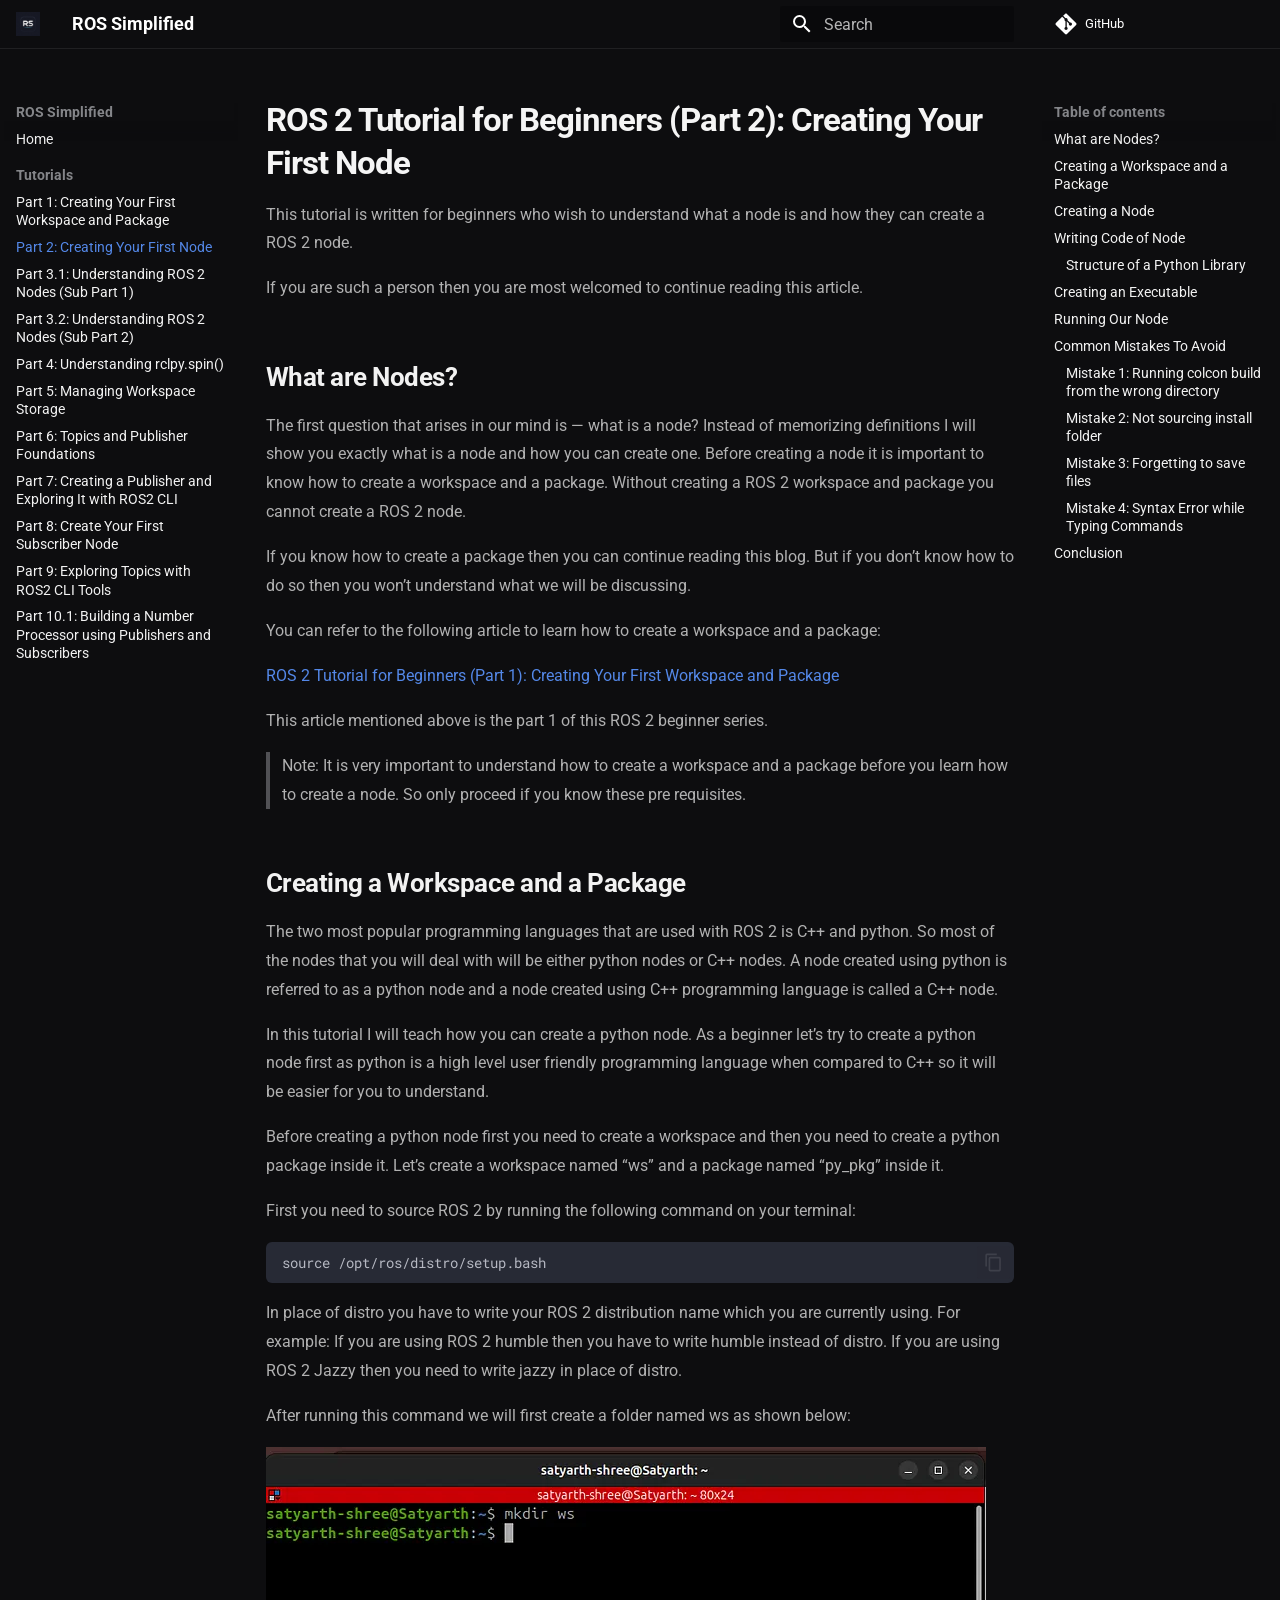
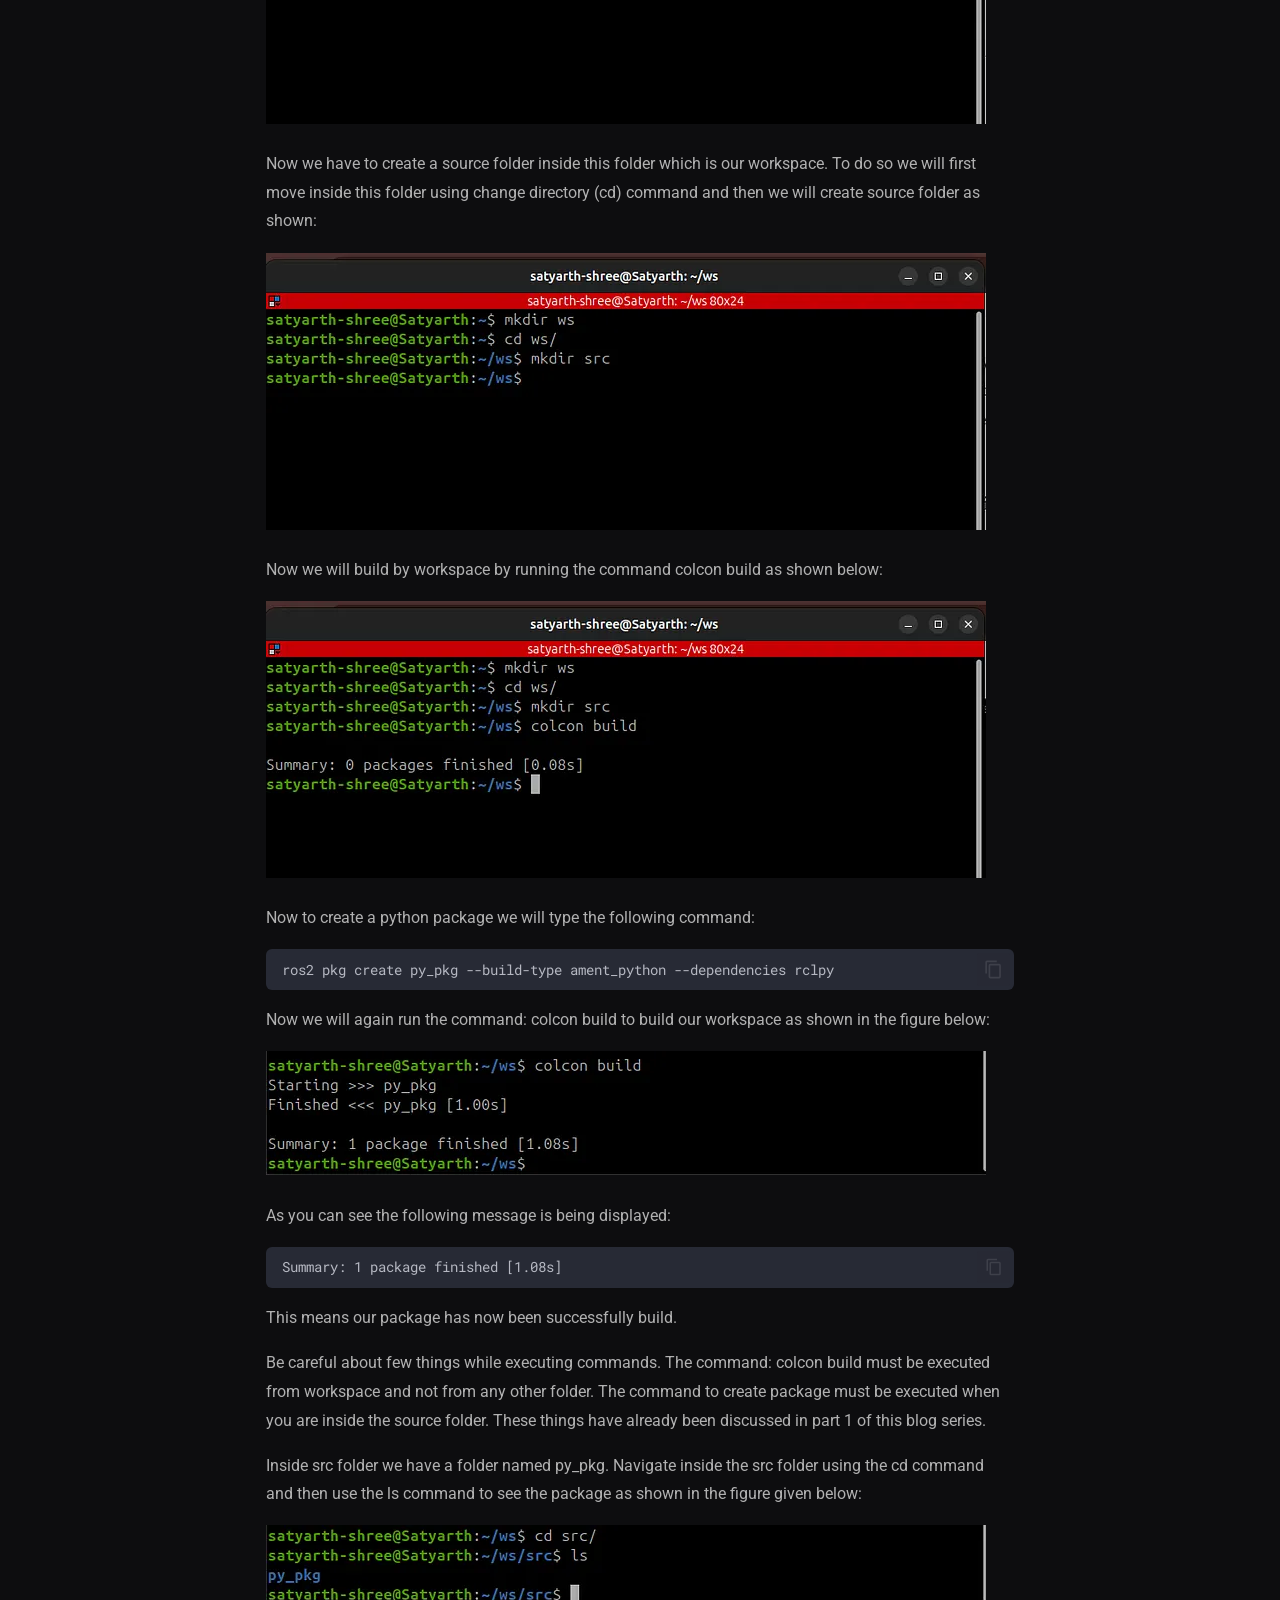
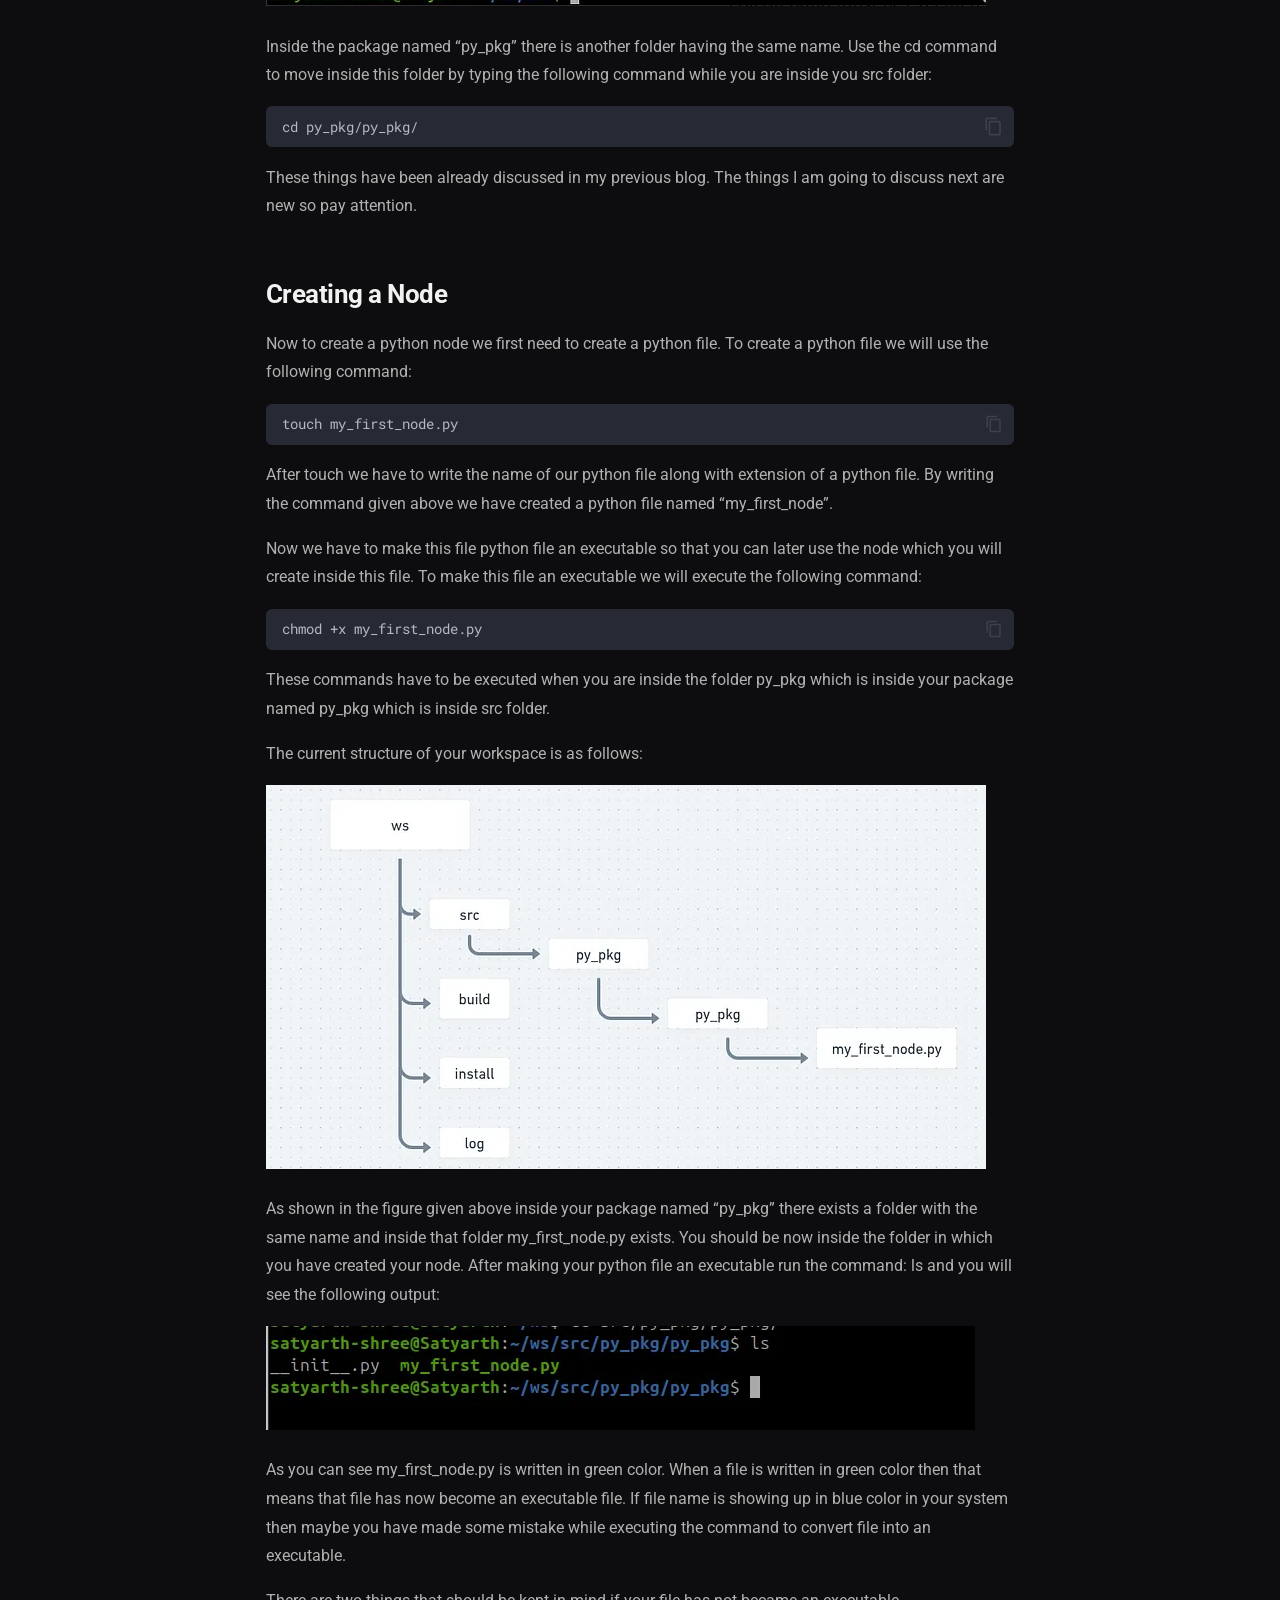
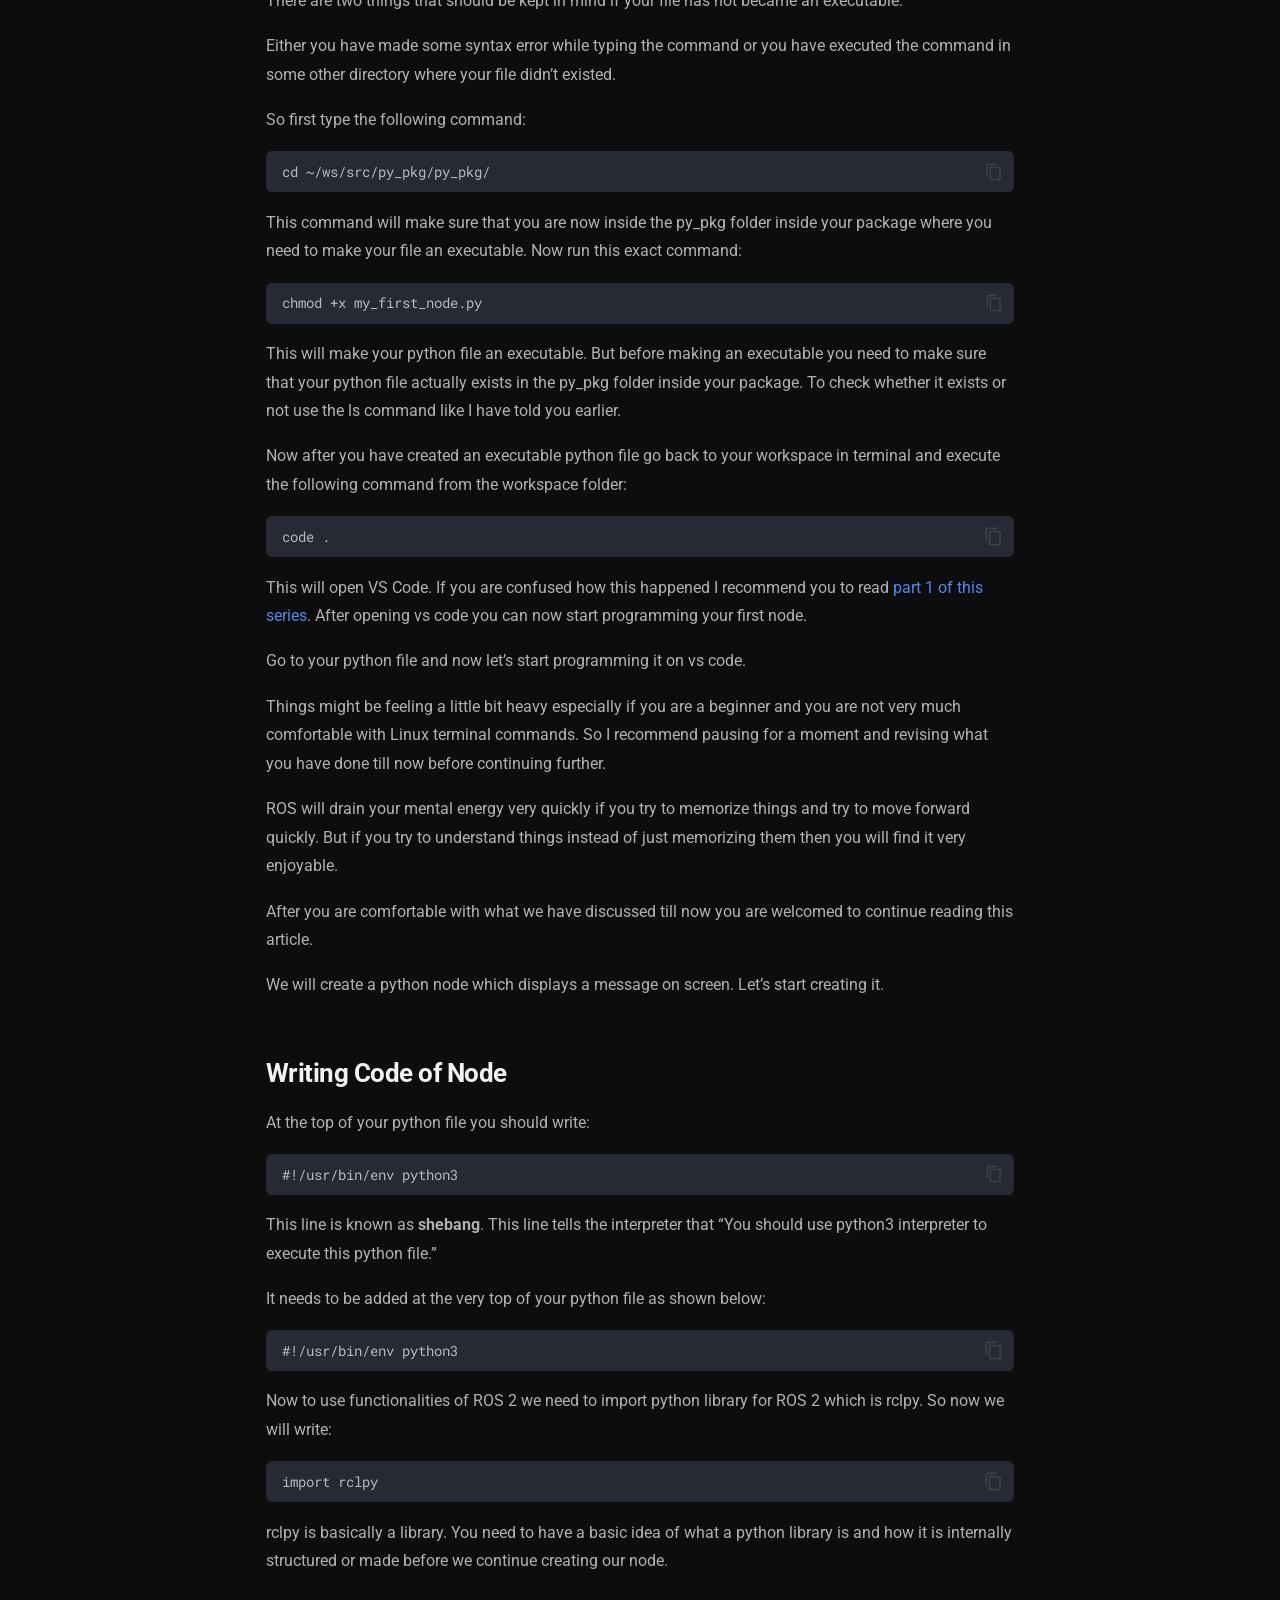
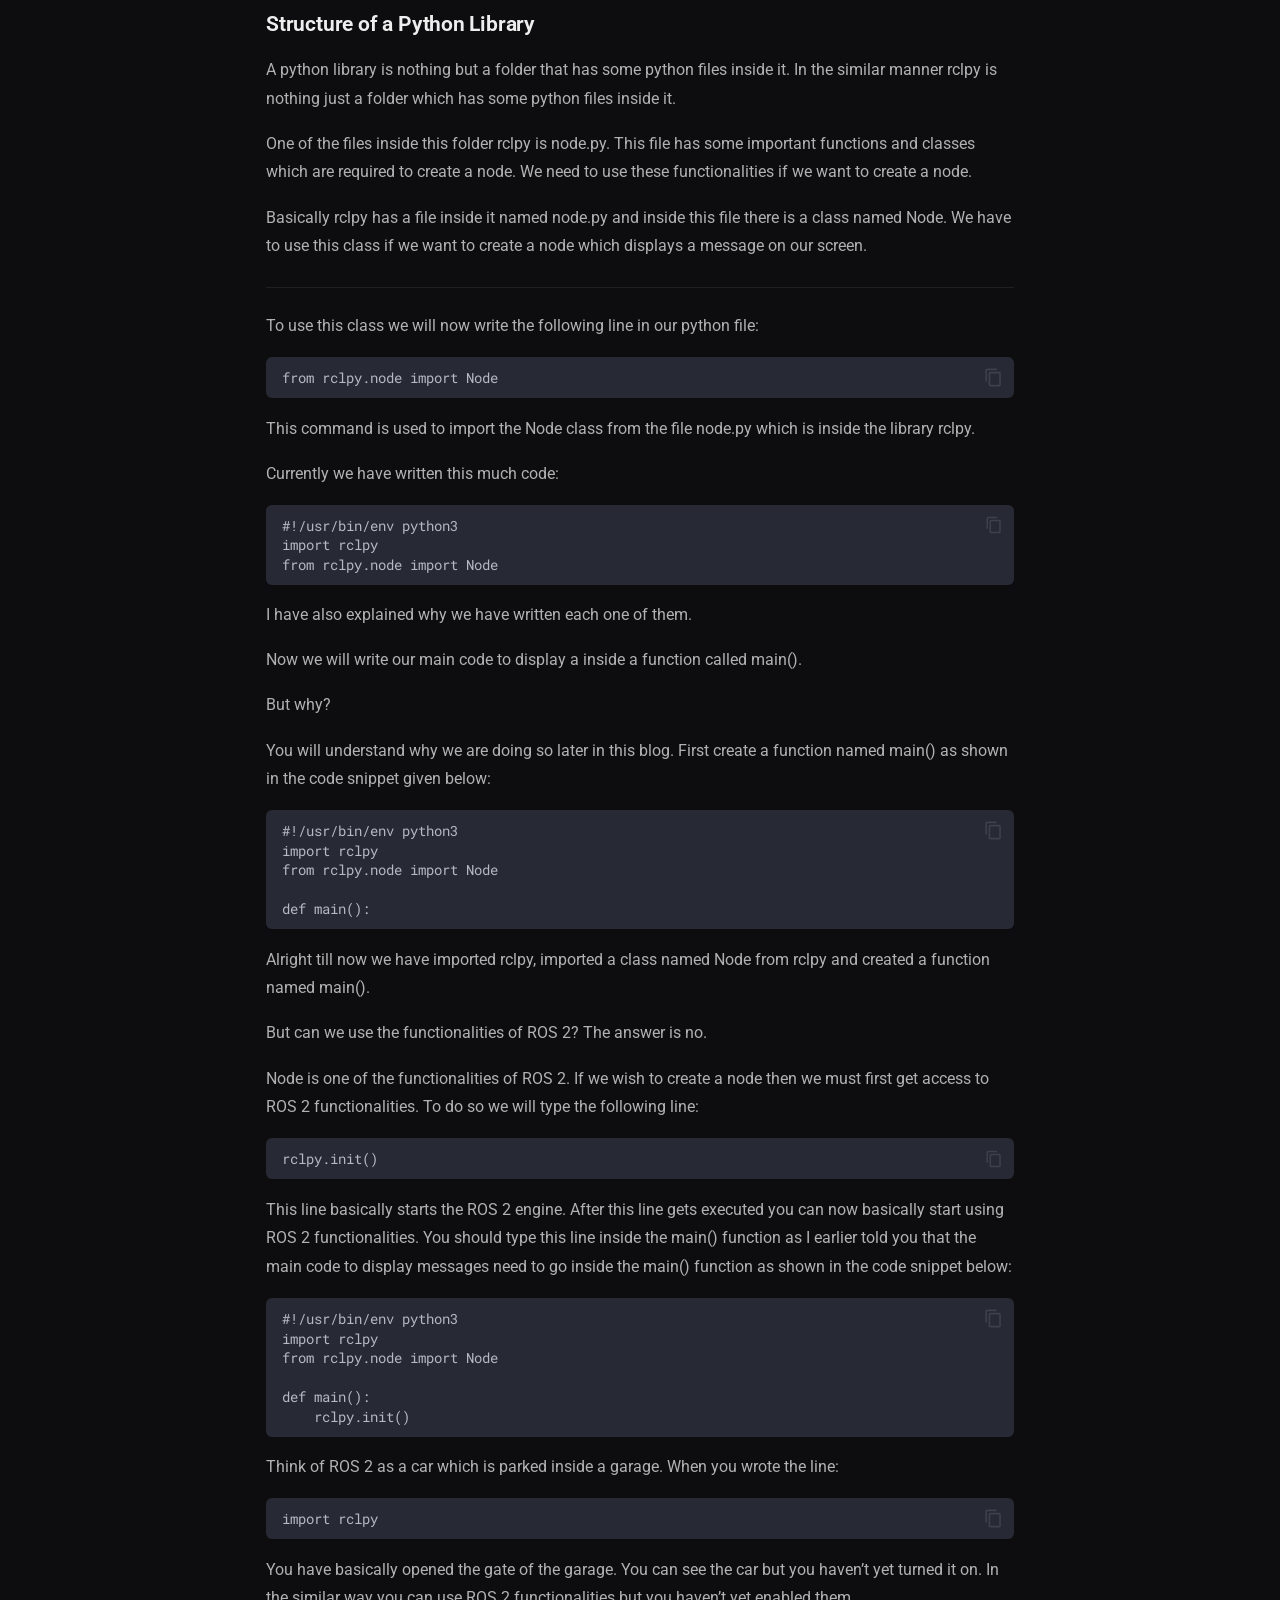
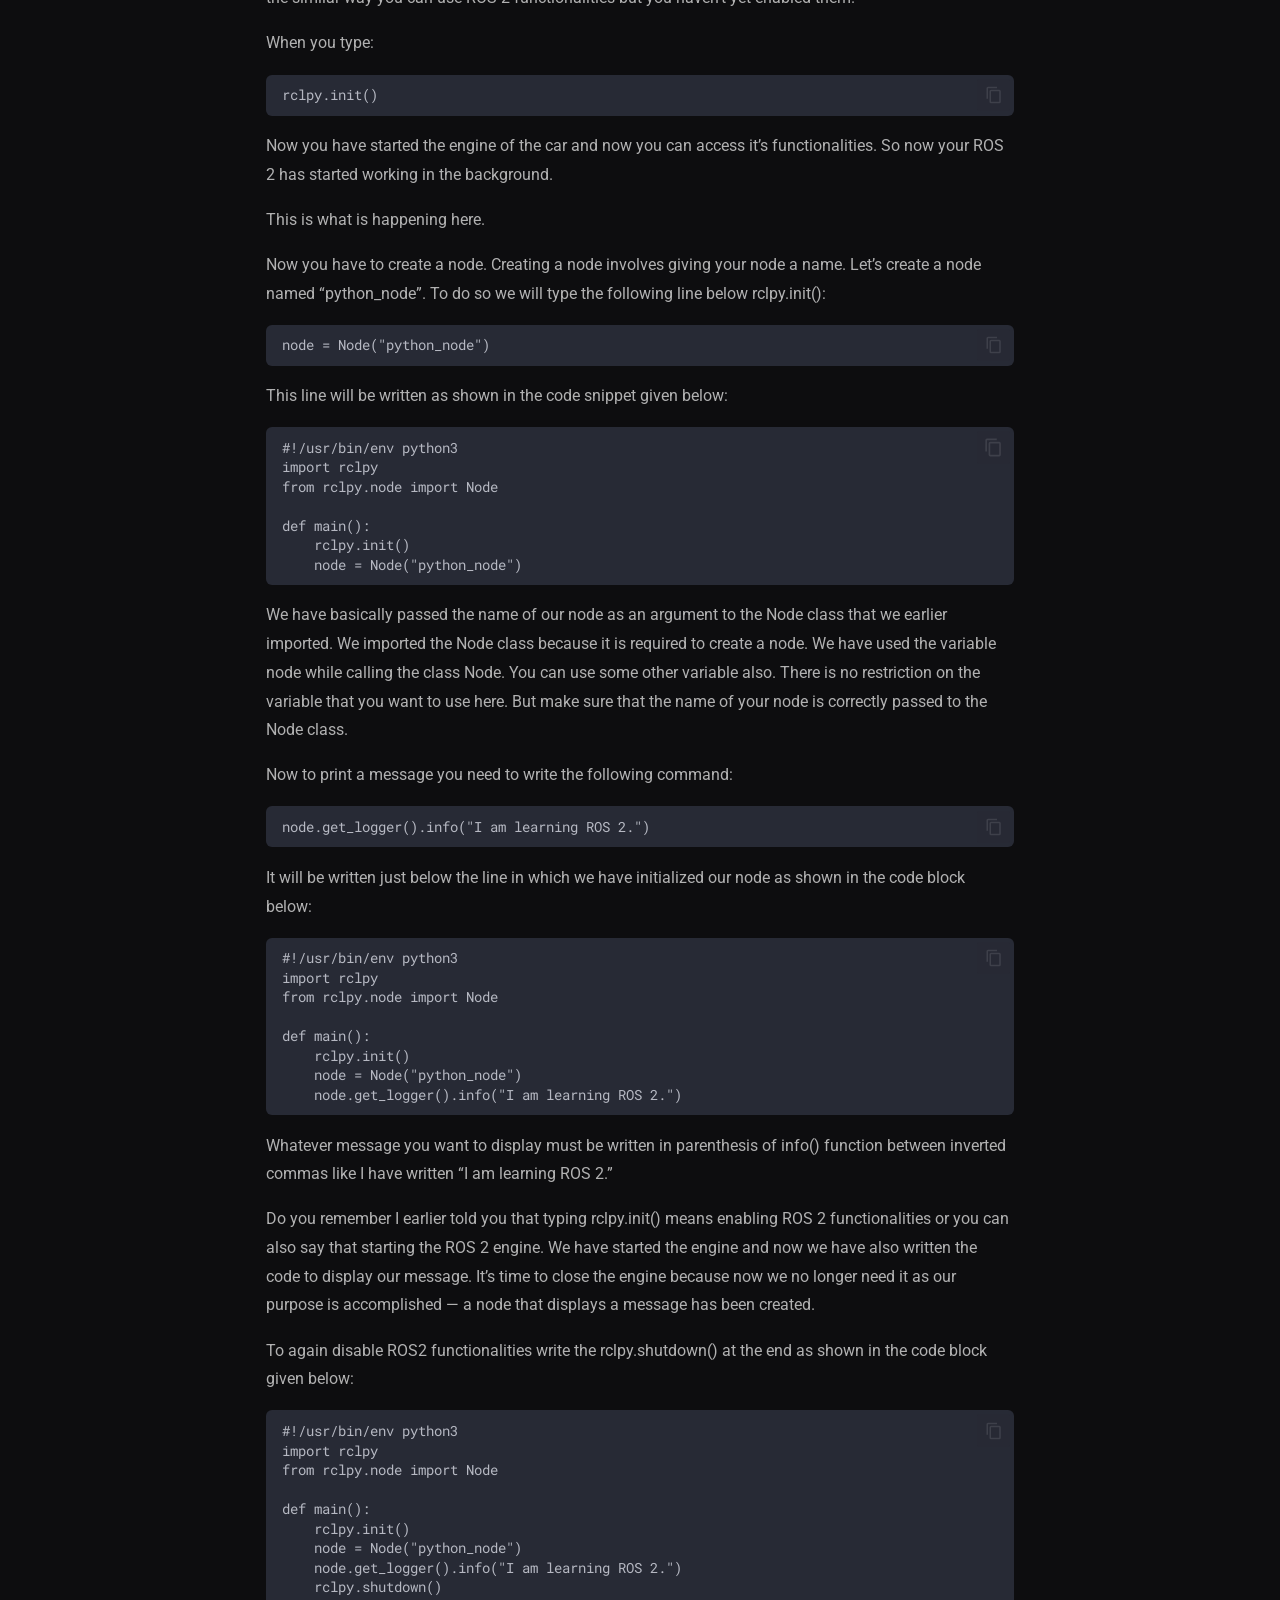
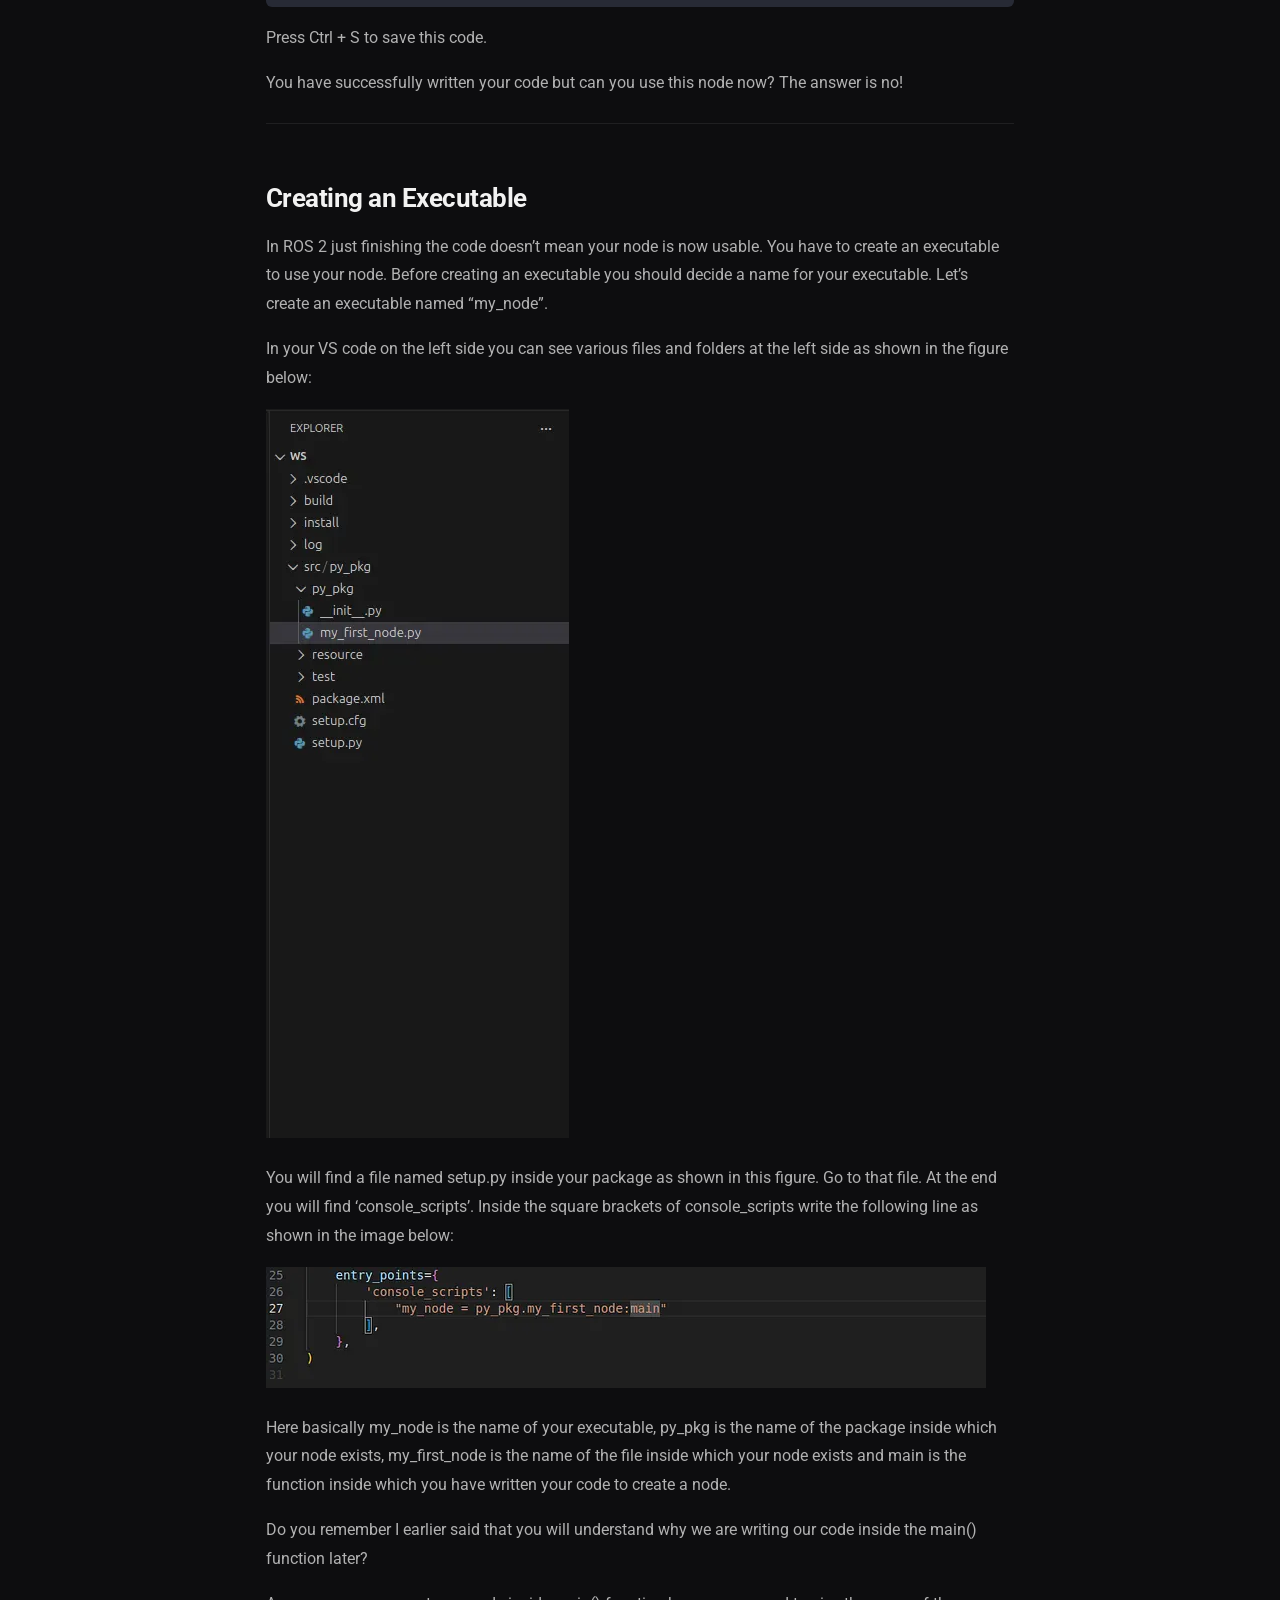
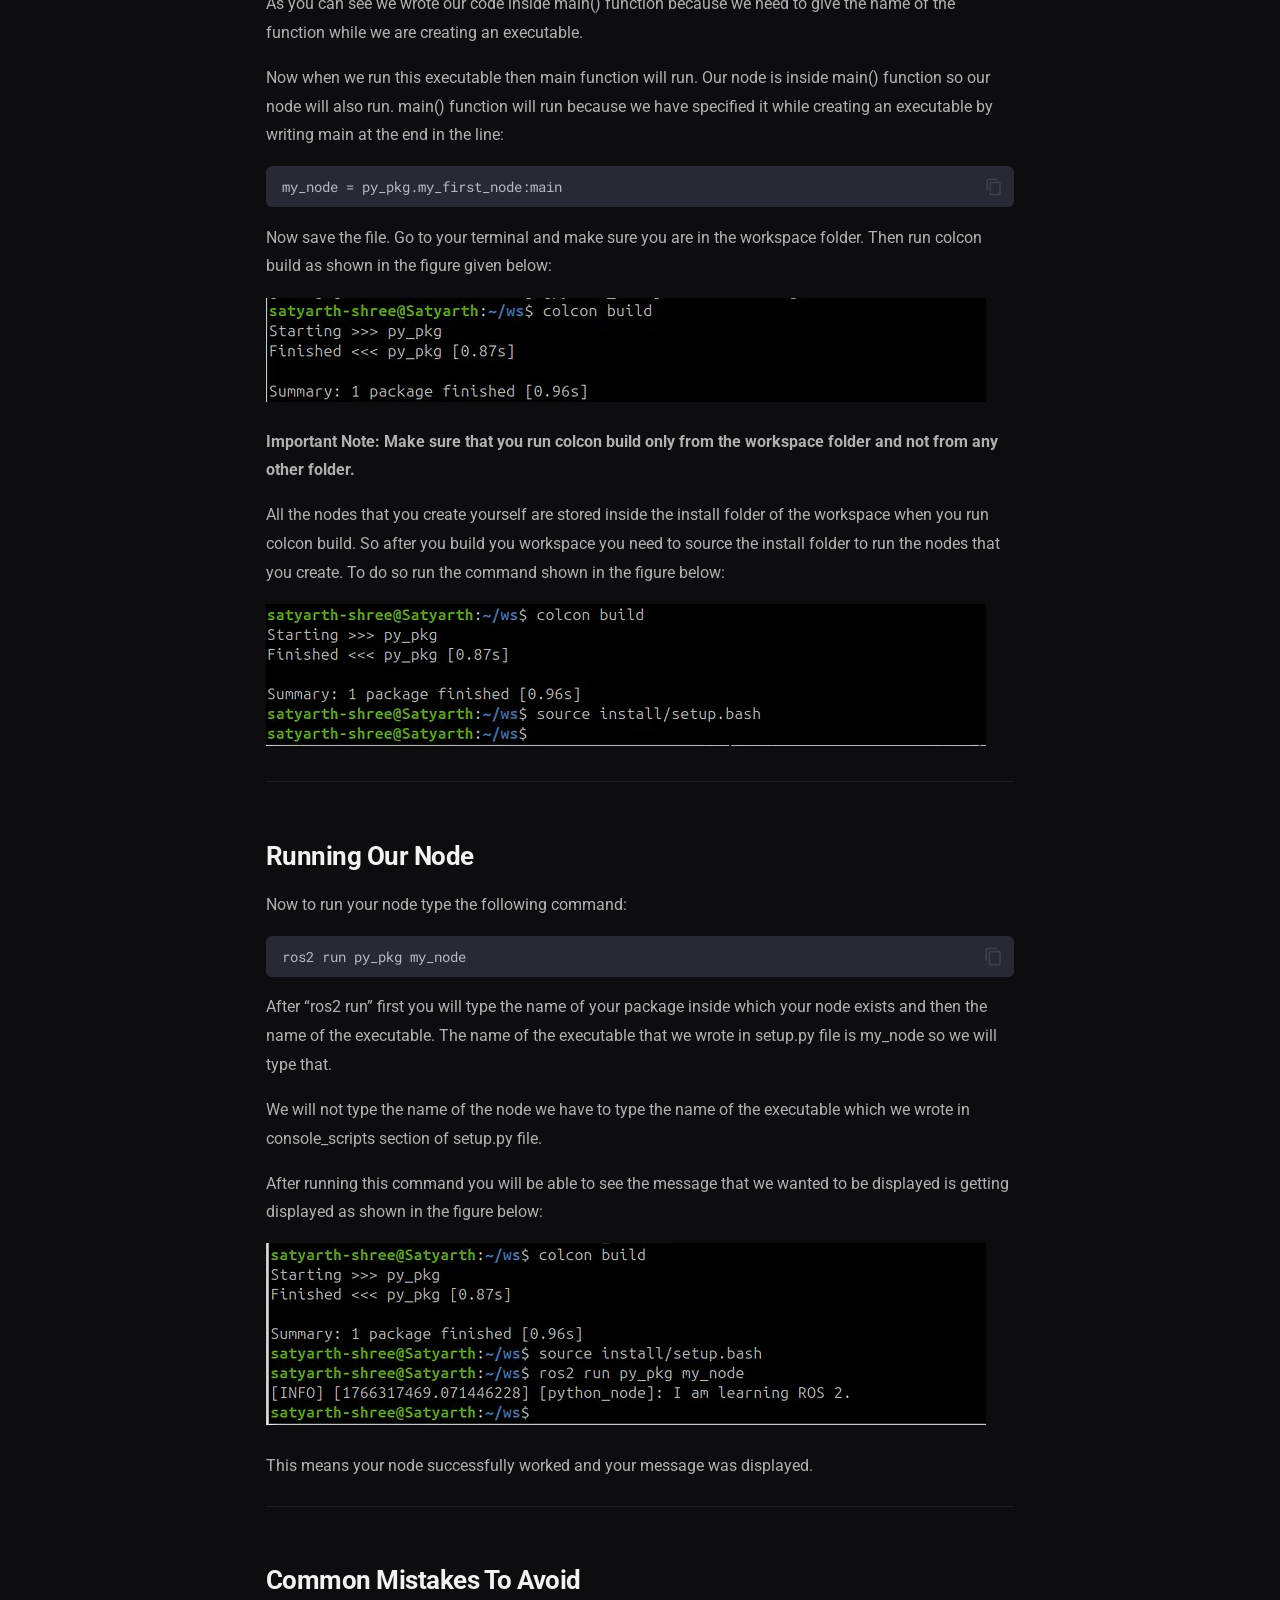
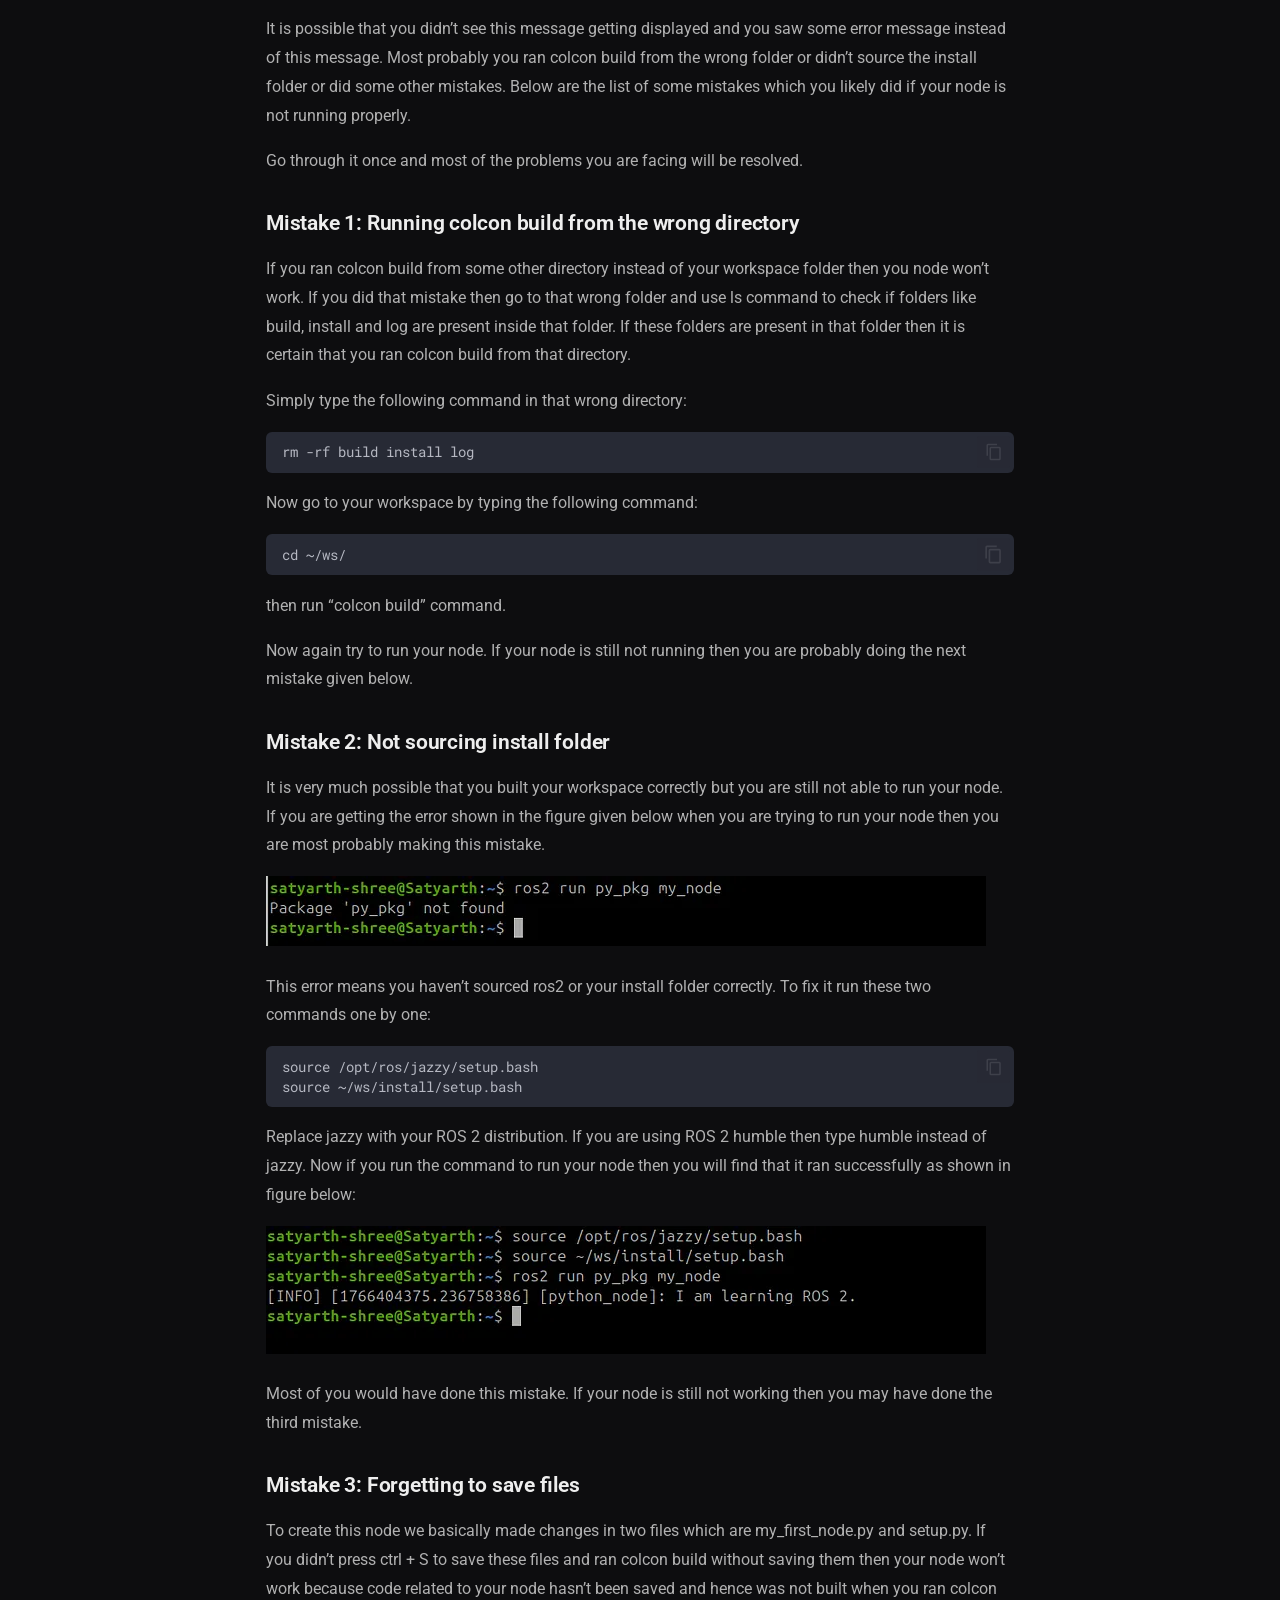
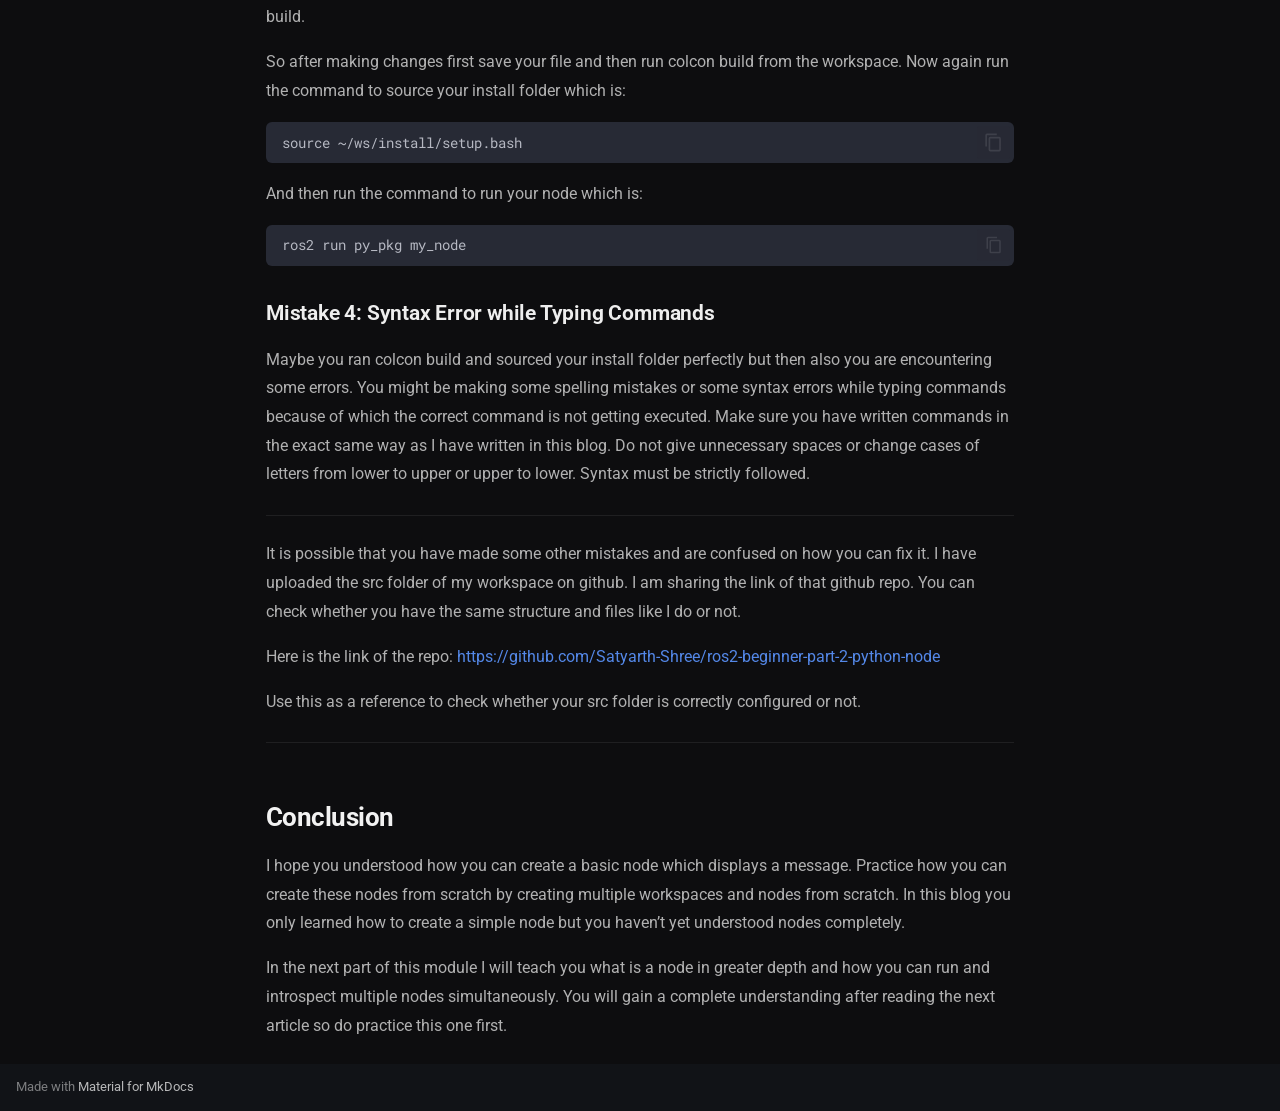
<file: Tutorials/part-2-creating-your-first-node/index.html>
<!doctype html>
<html lang="en" class="no-js">
  <head>
    
      <meta charset="utf-8">
      <meta name="viewport" content="width=device-width,initial-scale=1">
      
        <meta name="description" content="Beginner-friendly ROS 2 tutorials from ROS Simplified">
      
      
      
        <link rel="canonical" href="https://docs.satyarthshree.com/Tutorials/part-2-creating-your-first-node/">
      
      
        <link rel="prev" href="../part-1-create-your-first-workspace-and-package/">
      
      
        <link rel="next" href="../part-3-sub-part-1-understanding-ros-2-nodes/">
      
      
        
      
      
      <link rel="icon" href="../../assets/ROS_Simplified_Logo.png">
      <meta name="generator" content="mkdocs-1.6.1, mkdocs-material-9.7.6">
    
    
      
        <title>Part 2: Creating Your First Node - ROS Simplified</title>
      
    
    
      <link rel="stylesheet" href="../../assets/stylesheets/main.484c7ddc.min.css">
      
        
        <link rel="stylesheet" href="../../assets/stylesheets/palette.ab4e12ef.min.css">
      
      


    
    
      
    
    
      
        
        
        <link rel="preconnect" href="https://fonts.gstatic.com" crossorigin>
        <link rel="stylesheet" href="https://fonts.googleapis.com/css?family=Roboto:300,300i,400,400i,700,700i%7CRoboto+Mono:400,400i,700,700i&display=fallback">
        <style>:root{--md-text-font:"Roboto";--md-code-font:"Roboto Mono"}</style>
      
    
    
      <link rel="stylesheet" href="../../stylesheets/style.css">
    
    <script>__md_scope=new URL("../..",location),__md_hash=e=>[...e].reduce(((e,_)=>(e<<5)-e+_.charCodeAt(0)),0),__md_get=(e,_=localStorage,t=__md_scope)=>JSON.parse(_.getItem(t.pathname+"."+e)),__md_set=(e,_,t=localStorage,a=__md_scope)=>{try{t.setItem(a.pathname+"."+e,JSON.stringify(_))}catch(e){}}</script>
    
      

    
    
  </head>
  
  
    
    
    
    
    
    <body dir="ltr" data-md-color-scheme="slate" data-md-color-primary="indigo" data-md-color-accent="indigo">
  
    
    <input class="md-toggle" data-md-toggle="drawer" type="checkbox" id="__drawer" autocomplete="off">
    <input class="md-toggle" data-md-toggle="search" type="checkbox" id="__search" autocomplete="off">
    <label class="md-overlay" for="__drawer"></label>
    <div data-md-component="skip">
      
        
        <a href="#ros-2-tutorial-for-beginners-part-2-creating-your-first-node" class="md-skip">
          Skip to content
        </a>
      
    </div>
    <div data-md-component="announce">
      
    </div>
    
    
      

  

<header class="md-header md-header--shadow" data-md-component="header">
  <nav class="md-header__inner md-grid" aria-label="Header">
    <a href="../.." title="ROS Simplified" class="md-header__button md-logo" aria-label="ROS Simplified" data-md-component="logo">
      
  <img src="../../assets/ROS_Simplified_Logo.png" alt="logo">

    </a>
    <label class="md-header__button md-icon" for="__drawer">
      
      <svg xmlns="http://www.w3.org/2000/svg" viewBox="0 0 24 24"><path d="M3 6h18v2H3zm0 5h18v2H3zm0 5h18v2H3z"/></svg>
    </label>
    <div class="md-header__title" data-md-component="header-title">
      <div class="md-header__ellipsis">
        <div class="md-header__topic">
          <span class="md-ellipsis">
            ROS Simplified
          </span>
        </div>
        <div class="md-header__topic" data-md-component="header-topic">
          <span class="md-ellipsis">
            
              Part 2: Creating Your First Node
            
          </span>
        </div>
      </div>
    </div>
    
      
    
    
    
    
      
      
        <label class="md-header__button md-icon" for="__search">
          
          <svg xmlns="http://www.w3.org/2000/svg" viewBox="0 0 24 24"><path d="M9.5 3A6.5 6.5 0 0 1 16 9.5c0 1.61-.59 3.09-1.56 4.23l.27.27h.79l5 5-1.5 1.5-5-5v-.79l-.27-.27A6.52 6.52 0 0 1 9.5 16 6.5 6.5 0 0 1 3 9.5 6.5 6.5 0 0 1 9.5 3m0 2C7 5 5 7 5 9.5S7 14 9.5 14 14 12 14 9.5 12 5 9.5 5"/></svg>
        </label>
        <div class="md-search" data-md-component="search" role="dialog">
  <label class="md-search__overlay" for="__search"></label>
  <div class="md-search__inner" role="search">
    <form class="md-search__form" name="search">
      <input type="text" class="md-search__input" name="query" aria-label="Search" placeholder="Search" autocapitalize="off" autocorrect="off" autocomplete="off" spellcheck="false" data-md-component="search-query" required>
      <label class="md-search__icon md-icon" for="__search">
        
        <svg xmlns="http://www.w3.org/2000/svg" viewBox="0 0 24 24"><path d="M9.5 3A6.5 6.5 0 0 1 16 9.5c0 1.61-.59 3.09-1.56 4.23l.27.27h.79l5 5-1.5 1.5-5-5v-.79l-.27-.27A6.52 6.52 0 0 1 9.5 16 6.5 6.5 0 0 1 3 9.5 6.5 6.5 0 0 1 9.5 3m0 2C7 5 5 7 5 9.5S7 14 9.5 14 14 12 14 9.5 12 5 9.5 5"/></svg>
        
        <svg xmlns="http://www.w3.org/2000/svg" viewBox="0 0 24 24"><path d="M20 11v2H8l5.5 5.5-1.42 1.42L4.16 12l7.92-7.92L13.5 5.5 8 11z"/></svg>
      </label>
      <nav class="md-search__options" aria-label="Search">
        
        <button type="reset" class="md-search__icon md-icon" title="Clear" aria-label="Clear" tabindex="-1">
          
          <svg xmlns="http://www.w3.org/2000/svg" viewBox="0 0 24 24"><path d="M19 6.41 17.59 5 12 10.59 6.41 5 5 6.41 10.59 12 5 17.59 6.41 19 12 13.41 17.59 19 19 17.59 13.41 12z"/></svg>
        </button>
      </nav>
      
        <div class="md-search__suggest" data-md-component="search-suggest"></div>
      
    </form>
    <div class="md-search__output">
      <div class="md-search__scrollwrap" tabindex="0" data-md-scrollfix>
        <div class="md-search-result" data-md-component="search-result">
          <div class="md-search-result__meta">
            Initializing search
          </div>
          <ol class="md-search-result__list" role="presentation"></ol>
        </div>
      </div>
    </div>
  </div>
</div>
      
    
    
      <div class="md-header__source">
        <a href="https://github.com/Satyarth-Shree/ros2-guides.git" title="Go to repository" class="md-source" data-md-component="source">
  <div class="md-source__icon md-icon">
    
    <svg xmlns="http://www.w3.org/2000/svg" viewBox="0 0 448 512"><!--! Font Awesome Free 7.1.0 by @fontawesome - https://fontawesome.com License - https://fontawesome.com/license/free (Icons: CC BY 4.0, Fonts: SIL OFL 1.1, Code: MIT License) Copyright 2025 Fonticons, Inc.--><path d="M439.6 236.1 244 40.5c-5.4-5.5-12.8-8.5-20.4-8.5s-15 3-20.4 8.4L162.5 81l51.5 51.5c27.1-9.1 52.7 16.8 43.4 43.7l49.7 49.7c34.2-11.8 61.2 31 35.5 56.7-26.5 26.5-70.2-2.9-56-37.3L240.3 199v121.9c25.3 12.5 22.3 41.8 9.1 55-6.4 6.4-15.2 10.1-24.3 10.1s-17.8-3.6-24.3-10.1c-17.6-17.6-11.1-46.9 11.2-56v-123c-20.8-8.5-24.6-30.7-18.6-45L142.6 101 8.5 235.1C3 240.6 0 247.9 0 255.5s3 15 8.5 20.4l195.6 195.7c5.4 5.4 12.7 8.4 20.4 8.4s15-3 20.4-8.4l194.7-194.7c5.4-5.4 8.4-12.8 8.4-20.4s-3-15-8.4-20.4"/></svg>
  </div>
  <div class="md-source__repository">
    GitHub
  </div>
</a>
      </div>
    
  </nav>
  
</header>
    
    <div class="md-container" data-md-component="container">
      
      
        
          
        
      
      <main class="md-main" data-md-component="main">
        <div class="md-main__inner md-grid">
          
            
              
              <div class="md-sidebar md-sidebar--primary" data-md-component="sidebar" data-md-type="navigation" >
                <div class="md-sidebar__scrollwrap">
                  <div class="md-sidebar__inner">
                    



<nav class="md-nav md-nav--primary" aria-label="Navigation" data-md-level="0">
  <label class="md-nav__title" for="__drawer">
    <a href="../.." title="ROS Simplified" class="md-nav__button md-logo" aria-label="ROS Simplified" data-md-component="logo">
      
  <img src="../../assets/ROS_Simplified_Logo.png" alt="logo">

    </a>
    ROS Simplified
  </label>
  
    <div class="md-nav__source">
      <a href="https://github.com/Satyarth-Shree/ros2-guides.git" title="Go to repository" class="md-source" data-md-component="source">
  <div class="md-source__icon md-icon">
    
    <svg xmlns="http://www.w3.org/2000/svg" viewBox="0 0 448 512"><!--! Font Awesome Free 7.1.0 by @fontawesome - https://fontawesome.com License - https://fontawesome.com/license/free (Icons: CC BY 4.0, Fonts: SIL OFL 1.1, Code: MIT License) Copyright 2025 Fonticons, Inc.--><path d="M439.6 236.1 244 40.5c-5.4-5.5-12.8-8.5-20.4-8.5s-15 3-20.4 8.4L162.5 81l51.5 51.5c27.1-9.1 52.7 16.8 43.4 43.7l49.7 49.7c34.2-11.8 61.2 31 35.5 56.7-26.5 26.5-70.2-2.9-56-37.3L240.3 199v121.9c25.3 12.5 22.3 41.8 9.1 55-6.4 6.4-15.2 10.1-24.3 10.1s-17.8-3.6-24.3-10.1c-17.6-17.6-11.1-46.9 11.2-56v-123c-20.8-8.5-24.6-30.7-18.6-45L142.6 101 8.5 235.1C3 240.6 0 247.9 0 255.5s3 15 8.5 20.4l195.6 195.7c5.4 5.4 12.7 8.4 20.4 8.4s15-3 20.4-8.4l194.7-194.7c5.4-5.4 8.4-12.8 8.4-20.4s-3-15-8.4-20.4"/></svg>
  </div>
  <div class="md-source__repository">
    GitHub
  </div>
</a>
    </div>
  
  <ul class="md-nav__list" data-md-scrollfix>
    
      
      
  
  
  
  
    <li class="md-nav__item">
      <a href="../.." class="md-nav__link">
        
  
  
  <span class="md-ellipsis">
    
  
    Home
  

    
  </span>
  
  

      </a>
    </li>
  

    
      
      
  
  
    
  
  
  
    
    
    
    
      
        
        
      
    
    
    <li class="md-nav__item md-nav__item--active md-nav__item--section md-nav__item--nested">
      
        
        
        <input class="md-nav__toggle md-toggle " type="checkbox" id="__nav_2" checked>
        
          
          <label class="md-nav__link" for="__nav_2" id="__nav_2_label" tabindex="">
            
  
  
  <span class="md-ellipsis">
    
  
    Tutorials
  

    
  </span>
  
  

            <span class="md-nav__icon md-icon"></span>
          </label>
        
        <nav class="md-nav" data-md-level="1" aria-labelledby="__nav_2_label" aria-expanded="true">
          <label class="md-nav__title" for="__nav_2">
            <span class="md-nav__icon md-icon"></span>
            
  
    Tutorials
  

          </label>
          <ul class="md-nav__list" data-md-scrollfix>
            
              
                
  
  
  
  
    <li class="md-nav__item">
      <a href="../part-1-create-your-first-workspace-and-package/" class="md-nav__link">
        
  
  
  <span class="md-ellipsis">
    
  
    Part 1: Creating Your First Workspace and Package
  

    
  </span>
  
  

      </a>
    </li>
  

              
            
              
                
  
  
    
  
  
  
    <li class="md-nav__item md-nav__item--active">
      
      <input class="md-nav__toggle md-toggle" type="checkbox" id="__toc">
      
      
        
      
      
        <label class="md-nav__link md-nav__link--active" for="__toc">
          
  
  
  <span class="md-ellipsis">
    
  
    Part 2: Creating Your First Node
  

    
  </span>
  
  

          <span class="md-nav__icon md-icon"></span>
        </label>
      
      <a href="./" class="md-nav__link md-nav__link--active">
        
  
  
  <span class="md-ellipsis">
    
  
    Part 2: Creating Your First Node
  

    
  </span>
  
  

      </a>
      
        

<nav class="md-nav md-nav--secondary" aria-label="Table of contents">
  
  
  
    
  
  
    <label class="md-nav__title" for="__toc">
      <span class="md-nav__icon md-icon"></span>
      Table of contents
    </label>
    <ul class="md-nav__list" data-md-component="toc" data-md-scrollfix>
      
        <li class="md-nav__item">
  <a href="#what-are-nodes" class="md-nav__link">
    <span class="md-ellipsis">
      
        What are Nodes?
      
    </span>
  </a>
  
</li>
      
        <li class="md-nav__item">
  <a href="#creating-a-workspace-and-a-package" class="md-nav__link">
    <span class="md-ellipsis">
      
        Creating a Workspace and a Package
      
    </span>
  </a>
  
</li>
      
        <li class="md-nav__item">
  <a href="#creating-a-node" class="md-nav__link">
    <span class="md-ellipsis">
      
        Creating a Node
      
    </span>
  </a>
  
</li>
      
        <li class="md-nav__item">
  <a href="#writing-code-of-node" class="md-nav__link">
    <span class="md-ellipsis">
      
        Writing Code of Node
      
    </span>
  </a>
  
    <nav class="md-nav" aria-label="Writing Code of Node">
      <ul class="md-nav__list">
        
          <li class="md-nav__item">
  <a href="#structure-of-a-python-library" class="md-nav__link">
    <span class="md-ellipsis">
      
        Structure of a Python Library
      
    </span>
  </a>
  
</li>
        
      </ul>
    </nav>
  
</li>
      
        <li class="md-nav__item">
  <a href="#creating-an-executable" class="md-nav__link">
    <span class="md-ellipsis">
      
        Creating an Executable
      
    </span>
  </a>
  
</li>
      
        <li class="md-nav__item">
  <a href="#running-our-node" class="md-nav__link">
    <span class="md-ellipsis">
      
        Running Our Node
      
    </span>
  </a>
  
</li>
      
        <li class="md-nav__item">
  <a href="#common-mistakes-to-avoid" class="md-nav__link">
    <span class="md-ellipsis">
      
        Common Mistakes To Avoid
      
    </span>
  </a>
  
    <nav class="md-nav" aria-label="Common Mistakes To Avoid">
      <ul class="md-nav__list">
        
          <li class="md-nav__item">
  <a href="#mistake-1-running-colcon-build-from-the-wrong-directory" class="md-nav__link">
    <span class="md-ellipsis">
      
        Mistake 1: Running colcon build from the wrong directory
      
    </span>
  </a>
  
</li>
        
          <li class="md-nav__item">
  <a href="#mistake-2-not-sourcing-install-folder" class="md-nav__link">
    <span class="md-ellipsis">
      
        Mistake 2: Not sourcing install folder
      
    </span>
  </a>
  
</li>
        
          <li class="md-nav__item">
  <a href="#mistake-3-forgetting-to-save-files" class="md-nav__link">
    <span class="md-ellipsis">
      
        Mistake 3: Forgetting to save files
      
    </span>
  </a>
  
</li>
        
          <li class="md-nav__item">
  <a href="#mistake-4-syntax-error-while-typing-commands" class="md-nav__link">
    <span class="md-ellipsis">
      
        Mistake 4: Syntax Error while Typing Commands
      
    </span>
  </a>
  
</li>
        
      </ul>
    </nav>
  
</li>
      
        <li class="md-nav__item">
  <a href="#conclusion" class="md-nav__link">
    <span class="md-ellipsis">
      
        Conclusion
      
    </span>
  </a>
  
</li>
      
    </ul>
  
</nav>
      
    </li>
  

              
            
              
                
  
  
  
  
    <li class="md-nav__item">
      <a href="../part-3-sub-part-1-understanding-ros-2-nodes/" class="md-nav__link">
        
  
  
  <span class="md-ellipsis">
    
  
    Part 3.1: Understanding ROS 2 Nodes (Sub Part 1)
  

    
  </span>
  
  

      </a>
    </li>
  

              
            
              
                
  
  
  
  
    <li class="md-nav__item">
      <a href="../part-3-sub-part-2/" class="md-nav__link">
        
  
  
  <span class="md-ellipsis">
    
  
    Part 3.2: Understanding ROS 2 Nodes (Sub Part 2)
  

    
  </span>
  
  

      </a>
    </li>
  

              
            
              
                
  
  
  
  
    <li class="md-nav__item">
      <a href="../part-4-understanding-rclpy.spin/" class="md-nav__link">
        
  
  
  <span class="md-ellipsis">
    
  
    Part 4: Understanding rclpy.spin()
  

    
  </span>
  
  

      </a>
    </li>
  

              
            
              
                
  
  
  
  
    <li class="md-nav__item">
      <a href="../part-5-manage-your-ROS-2-workspace-using-linux-commands/" class="md-nav__link">
        
  
  
  <span class="md-ellipsis">
    
  
    Part 5: Managing Workspace Storage
  

    
  </span>
  
  

      </a>
    </li>
  

              
            
              
                
  
  
  
  
    <li class="md-nav__item">
      <a href="../part-6-topics-and-publisher-foundations/" class="md-nav__link">
        
  
  
  <span class="md-ellipsis">
    
  
    Part 6: Topics and Publisher Foundations
  

    
  </span>
  
  

      </a>
    </li>
  

              
            
              
                
  
  
  
  
    <li class="md-nav__item">
      <a href="../part-7-creating-a-publisher-and-exploring-it-with-ros2-cli/" class="md-nav__link">
        
  
  
  <span class="md-ellipsis">
    
  
    Part 7: Creating a Publisher and Exploring It with ROS2 CLI
  

    
  </span>
  
  

      </a>
    </li>
  

              
            
              
                
  
  
  
  
    <li class="md-nav__item">
      <a href="../part-8-create-your-first-subscriber-node-in-python/" class="md-nav__link">
        
  
  
  <span class="md-ellipsis">
    
  
    Part 8: Create Your First Subscriber Node
  

    
  </span>
  
  

      </a>
    </li>
  

              
            
              
                
  
  
  
  
    <li class="md-nav__item">
      <a href="../part-9-Exploring-Topics-with-ros2-command-line-tools/" class="md-nav__link">
        
  
  
  <span class="md-ellipsis">
    
  
    Part 9: Exploring Topics with ROS2 CLI Tools
  

    
  </span>
  
  

      </a>
    </li>
  

              
            
              
                
  
  
  
  
    <li class="md-nav__item">
      <a href="../part-10-sub-part-1-building-a-number-processor/" class="md-nav__link">
        
  
  
  <span class="md-ellipsis">
    
  
    Part 10.1: Building a Number Processor using Publishers and Subscribers
  

    
  </span>
  
  

      </a>
    </li>
  

              
            
          </ul>
        </nav>
      
    </li>
  

    
  </ul>
</nav>
                  </div>
                </div>
              </div>
            
            
              
              <div class="md-sidebar md-sidebar--secondary" data-md-component="sidebar" data-md-type="toc" >
                <div class="md-sidebar__scrollwrap">
                  <div class="md-sidebar__inner">
                    

<nav class="md-nav md-nav--secondary" aria-label="Table of contents">
  
  
  
    
  
  
    <label class="md-nav__title" for="__toc">
      <span class="md-nav__icon md-icon"></span>
      Table of contents
    </label>
    <ul class="md-nav__list" data-md-component="toc" data-md-scrollfix>
      
        <li class="md-nav__item">
  <a href="#what-are-nodes" class="md-nav__link">
    <span class="md-ellipsis">
      
        What are Nodes?
      
    </span>
  </a>
  
</li>
      
        <li class="md-nav__item">
  <a href="#creating-a-workspace-and-a-package" class="md-nav__link">
    <span class="md-ellipsis">
      
        Creating a Workspace and a Package
      
    </span>
  </a>
  
</li>
      
        <li class="md-nav__item">
  <a href="#creating-a-node" class="md-nav__link">
    <span class="md-ellipsis">
      
        Creating a Node
      
    </span>
  </a>
  
</li>
      
        <li class="md-nav__item">
  <a href="#writing-code-of-node" class="md-nav__link">
    <span class="md-ellipsis">
      
        Writing Code of Node
      
    </span>
  </a>
  
    <nav class="md-nav" aria-label="Writing Code of Node">
      <ul class="md-nav__list">
        
          <li class="md-nav__item">
  <a href="#structure-of-a-python-library" class="md-nav__link">
    <span class="md-ellipsis">
      
        Structure of a Python Library
      
    </span>
  </a>
  
</li>
        
      </ul>
    </nav>
  
</li>
      
        <li class="md-nav__item">
  <a href="#creating-an-executable" class="md-nav__link">
    <span class="md-ellipsis">
      
        Creating an Executable
      
    </span>
  </a>
  
</li>
      
        <li class="md-nav__item">
  <a href="#running-our-node" class="md-nav__link">
    <span class="md-ellipsis">
      
        Running Our Node
      
    </span>
  </a>
  
</li>
      
        <li class="md-nav__item">
  <a href="#common-mistakes-to-avoid" class="md-nav__link">
    <span class="md-ellipsis">
      
        Common Mistakes To Avoid
      
    </span>
  </a>
  
    <nav class="md-nav" aria-label="Common Mistakes To Avoid">
      <ul class="md-nav__list">
        
          <li class="md-nav__item">
  <a href="#mistake-1-running-colcon-build-from-the-wrong-directory" class="md-nav__link">
    <span class="md-ellipsis">
      
        Mistake 1: Running colcon build from the wrong directory
      
    </span>
  </a>
  
</li>
        
          <li class="md-nav__item">
  <a href="#mistake-2-not-sourcing-install-folder" class="md-nav__link">
    <span class="md-ellipsis">
      
        Mistake 2: Not sourcing install folder
      
    </span>
  </a>
  
</li>
        
          <li class="md-nav__item">
  <a href="#mistake-3-forgetting-to-save-files" class="md-nav__link">
    <span class="md-ellipsis">
      
        Mistake 3: Forgetting to save files
      
    </span>
  </a>
  
</li>
        
          <li class="md-nav__item">
  <a href="#mistake-4-syntax-error-while-typing-commands" class="md-nav__link">
    <span class="md-ellipsis">
      
        Mistake 4: Syntax Error while Typing Commands
      
    </span>
  </a>
  
</li>
        
      </ul>
    </nav>
  
</li>
      
        <li class="md-nav__item">
  <a href="#conclusion" class="md-nav__link">
    <span class="md-ellipsis">
      
        Conclusion
      
    </span>
  </a>
  
</li>
      
    </ul>
  
</nav>
                  </div>
                </div>
              </div>
            
          
          
            <div class="md-content" data-md-component="content">
              
              <article class="md-content__inner md-typeset">
                
                  


  
  


<h1 id="ros-2-tutorial-for-beginners-part-2-creating-your-first-node">ROS 2 Tutorial for Beginners (Part 2): Creating Your First Node<a class="headerlink" href="#ros-2-tutorial-for-beginners-part-2-creating-your-first-node" title="Permanent link">&para;</a></h1>
<p>This tutorial is written for beginners who wish to understand what a node is and how they can create a ROS 2 node.</p>
<p>If you are such a person then you are most welcomed to continue reading this article.</p>
<h2 id="what-are-nodes">What are Nodes?<a class="headerlink" href="#what-are-nodes" title="Permanent link">&para;</a></h2>
<p>The first question that arises in our mind is — what is a node? Instead of memorizing definitions I will show you exactly what is a node and how you can create one. Before creating a node it is important to know how to create a workspace and a package. Without creating a ROS 2 workspace and package you cannot create a ROS 2 node.</p>
<p>If you know how to create a package then you can continue reading this blog. But if you don’t know how to do so then you won’t understand what we will be discussing.</p>
<p>You can refer to the following article to learn how to create a workspace and a package:</p>
<p><a href="../part-1-create-your-first-workspace-and-package/">ROS 2 Tutorial for Beginners (Part 1): Creating Your First Workspace and Package</a></p>
<p>This article mentioned above is the part 1 of this ROS 2 beginner series.</p>
<blockquote>
<p>Note: It is very important to understand how to create a workspace and a package before you learn how to create a node. So only proceed if you know these pre requisites.</p>
</blockquote>
<h2 id="creating-a-workspace-and-a-package">Creating a Workspace and a Package<a class="headerlink" href="#creating-a-workspace-and-a-package" title="Permanent link">&para;</a></h2>
<p>The two most popular programming languages that are used with ROS 2 is C++ and python. So most of the nodes that you will deal with will be either python nodes or C++ nodes. A node created using python is referred to as a python node and a node created using C++ programming language is called a C++ node.</p>
<p>In this tutorial I will teach how you can create a python node. As a beginner let’s try to create a python node first as python is a high level user friendly programming language when compared to C++ so it will be easier for you to understand.</p>
<p>Before creating a python node first you need to create a workspace and then you need to create a python package inside it. Let’s create a workspace named “ws” and a package named “py_pkg” inside it.</p>
<p>First you need to source ROS 2 by running the following command on your terminal:</p>
<div class="codehilite"><pre><span></span><code><span class="nb">source</span><span class="w"> </span>/opt/ros/distro/setup.bash
</code></pre></div>

<p>In place of distro you have to write your ROS 2 distribution name which you are currently using. For example: If you are using ROS 2 humble then you have to write humble instead of distro. If you are using ROS 2 Jazzy then you need to write jazzy in place of distro.</p>
<p>After running this command we will first create a folder named ws as shown below:</p>
<p><img alt="Creating a workspace" src="../../Images/part_2/Image_1.png" /></p>
<p>Now we have to create a source folder inside this folder which is our workspace. To do so we will first move inside this folder using change directory (cd) command and then we will create source folder as shown:</p>
<p><img alt="Creating source folder inside our workspace" src="../../Images/part_2/Image_2.png" /></p>
<p>Now we will build by workspace by running the command colcon build as shown below:</p>
<p><img alt="Building our workspace" src="../../Images/part_2/Image_3.png" /></p>
<p>Now to create a python package we will type the following command:</p>
<div class="codehilite"><pre><span></span><code>ros2<span class="w"> </span>pkg<span class="w"> </span>create<span class="w"> </span>py_pkg<span class="w"> </span>--build-type<span class="w"> </span>ament_python<span class="w"> </span>--dependencies<span class="w"> </span>rclpy
</code></pre></div>

<p>Now we will again run the command: colcon build to build our workspace as shown in the figure below:</p>
<p><img alt="Building our workspace after creating package" src="../../Images/part_2/Image_4.png" /></p>
<p>As you can see the following message is being displayed:</p>
<div class="codehilite"><pre><span></span><code><span class="nx">Summary</span><span class="p">:</span><span class="w"> </span><span class="mi">1</span><span class="w"> </span><span class="kn">package</span><span class="w"> </span><span class="nx">finished</span><span class="w"> </span><span class="p">[</span><span class="m m-Double">1.08</span><span class="nx">s</span><span class="p">]</span>
</code></pre></div>

<p>This means our package has now been successfully build.</p>
<p>Be careful about few things while executing commands. The command: colcon build must be executed from workspace and not from any other folder. The command to create package must be executed when you are inside the source folder. These things have already been discussed in part 1 of this blog series.</p>
<p>Inside src folder we have a folder named py_pkg. Navigate inside the src folder using the cd command and then use the ls command to see the package as shown in the figure given below:</p>
<p><img alt="Checking package inside source folder" src="../../Images/part_2/Image_5.png" /></p>
<p>Inside the package named “py_pkg” there is another folder having the same name. Use the cd command to move inside this folder by typing the following command while you are inside you src folder:</p>
<div class="codehilite"><pre><span></span><code><span class="nb">cd</span><span class="w"> </span>py_pkg/py_pkg/
</code></pre></div>

<p>These things have been already discussed in my previous blog. The things I am going to discuss next are new so pay attention.</p>
<h2 id="creating-a-node">Creating a Node<a class="headerlink" href="#creating-a-node" title="Permanent link">&para;</a></h2>
<p>Now to create a python node we first need to create a python file. To create a python file we will use the following command:</p>
<div class="codehilite"><pre><span></span><code>touch<span class="w"> </span>my_first_node.py
</code></pre></div>

<p>After touch we have to write the name of our python file along with extension of a python file. By writing the command given above we have created a python file named “my_first_node”.</p>
<p>Now we have to make this file python file an executable so that you can later use the node which you will create inside this file. To make this file an executable we will execute the following command:</p>
<div class="codehilite"><pre><span></span><code>chmod<span class="w"> </span>+x<span class="w"> </span>my_first_node.py
</code></pre></div>

<p>These commands have to be executed when you are inside the folder py_pkg which is inside your package named py_pkg which is inside src folder.</p>
<p>The current structure of your workspace is as follows:</p>
<p><img alt="Flowchart depicting structure of workspace which we have created" src="../../Images/part_2/Image_6.png" /></p>
<p>As shown in the figure given above inside your package named “py_pkg” there exists a folder with the same name and inside that folder my_first_node.py exists. You should be now inside the folder in which you have created your node. After making your python file an executable run the command: ls and you will see the following output:</p>
<p><img alt="Verifying whether our node has became an executable or not" src="../../Images/part_2/Image_7.png" /></p>
<p>As you can see my_first_node.py is written in green color. When a file is written in green color then that means that file has now become an executable file. If file name is showing up in blue color in your system then maybe you have made some mistake while executing the command to convert file into an executable.</p>
<p>There are two things that should be kept in mind if your file has not became an executable.</p>
<p>Either you have made some syntax error while typing the command or you have executed the command in some other directory where your file didn’t existed.</p>
<p>So first type the following command:</p>
<div class="codehilite"><pre><span></span><code><span class="nb">cd</span><span class="w"> </span>~/ws/src/py_pkg/py_pkg/
</code></pre></div>

<p>This command will make sure that you are now inside the py_pkg folder inside your package where you need to make your file an executable. Now run this exact command:</p>
<div class="codehilite"><pre><span></span><code>chmod<span class="w"> </span>+x<span class="w"> </span>my_first_node.py
</code></pre></div>

<p>This will make your python file an executable. But before making an executable you need to make sure that your python file actually exists in the py_pkg folder inside your package. To check whether it exists or not use the ls command like I have told you earlier.</p>
<p>Now after you have created an executable python file go back to your workspace in terminal and execute the following command from the workspace folder:</p>
<div class="codehilite"><pre><span></span><code>code<span class="w"> </span>.
</code></pre></div>

<p>This will open VS Code. If you are confused how this happened I recommend you to read <a href="https://medium.com/@satyarthshree45/ros2-tutorial-for-beginners-part-1-creating-your-first-workspace-and-package-677f558e1f81">part 1 of this series</a>. After opening vs code you can now start programming your first node.</p>
<p>Go to your python file and now let’s start programming it on vs code.</p>
<p>Things might be feeling a little bit heavy especially if you are a beginner and you are not very much comfortable with Linux terminal commands. So I recommend pausing for a moment and revising what you have done till now before continuing further.</p>
<p>ROS will drain your mental energy very quickly if you try to memorize things and try to move forward quickly. But if you try to understand things instead of just memorizing them then you will find it very enjoyable.</p>
<p>After you are comfortable with what we have discussed till now you are welcomed to continue reading this article.</p>
<p>We will create a python node which displays a message on screen. Let’s start creating it.</p>
<h2 id="writing-code-of-node">Writing Code of Node<a class="headerlink" href="#writing-code-of-node" title="Permanent link">&para;</a></h2>
<p>At the top of your python file you should write:</p>
<div class="codehilite"><pre><span></span><code><span class="ch">#!/usr/bin/env python3</span>
</code></pre></div>

<p>This line is known as <strong>shebang</strong>. This line tells the interpreter that “You should use python3 interpreter to execute this python file.”</p>
<p>It needs to be added at the very top of your python file as shown below:</p>
<div class="codehilite"><pre><span></span><code><span class="ch">#!/usr/bin/env python3</span>
</code></pre></div>

<p>Now to use functionalities of ROS 2 we need to import python library for ROS 2 which is rclpy. So now we will write:</p>
<div class="codehilite"><pre><span></span><code><span class="kn">import</span><span class="w"> </span><span class="nn">rclpy</span>
</code></pre></div>

<p>rclpy is basically a library. You need to have a basic idea of what a python library is and how it is internally structured or made before we continue creating our node.</p>
<h3 id="structure-of-a-python-library">Structure of a Python Library<a class="headerlink" href="#structure-of-a-python-library" title="Permanent link">&para;</a></h3>
<p>A python library is nothing but a folder that has some python files inside it. In the similar manner rclpy is nothing just a folder which has some python files inside it.</p>
<p>One of the files inside this folder rclpy is node.py. This file has some important functions and classes which are required to create a node. We need to use these functionalities if we want to create a node.</p>
<p>Basically rclpy has a file inside it named node.py and inside this file there is a class named Node. We have to use this class if we want to create a node which displays a message on our screen.</p>
<hr />
<p>To use this class we will now write the following line in our python file:</p>
<div class="codehilite"><pre><span></span><code><span class="kn">from</span><span class="w"> </span><span class="nn">rclpy.node</span><span class="w"> </span><span class="kn">import</span> <span class="n">Node</span>
</code></pre></div>

<p>This command is used to import the Node class from the file node.py which is inside the library rclpy.</p>
<p>Currently we have written this much code:</p>
<div class="codehilite"><pre><span></span><code><span class="ch">#!/usr/bin/env python3</span>
<span class="kn">import</span><span class="w"> </span><span class="nn">rclpy</span>
<span class="kn">from</span><span class="w"> </span><span class="nn">rclpy.node</span><span class="w"> </span><span class="kn">import</span> <span class="n">Node</span>
</code></pre></div>

<p>I have also explained why we have written each one of them.</p>
<p>Now we will write our main code to display a inside a function called main().</p>
<p>But why?</p>
<p>You will understand why we are doing so later in this blog. First create a function named main() as shown in the code snippet given below:</p>
<div class="codehilite"><pre><span></span><code><span class="ch">#!/usr/bin/env python3</span>
<span class="kn">import</span><span class="w"> </span><span class="nn">rclpy</span>
<span class="kn">from</span><span class="w"> </span><span class="nn">rclpy.node</span><span class="w"> </span><span class="kn">import</span> <span class="n">Node</span>

<span class="k">def</span><span class="w"> </span><span class="nf">main</span><span class="p">():</span>
</code></pre></div>

<p>Alright till now we have imported rclpy, imported a class named Node from rclpy and created a function named main().</p>
<p>But can we use the functionalities of ROS 2? The answer is no.</p>
<p>Node is one of the functionalities of ROS 2. If we wish to create a node then we must first get access to ROS 2 functionalities. To do so we will type the following line:</p>
<div class="codehilite"><pre><span></span><code><span class="n">rclpy</span><span class="o">.</span><span class="n">init</span><span class="p">()</span>
</code></pre></div>

<p>This line basically starts the ROS 2 engine. After this line gets executed you can now basically start using ROS 2 functionalities. You should type this line inside the main() function as I earlier told you that the main code to display messages need to go inside the main() function as shown in the code snippet below:</p>
<div class="codehilite"><pre><span></span><code><span class="ch">#!/usr/bin/env python3</span>
<span class="kn">import</span><span class="w"> </span><span class="nn">rclpy</span>
<span class="kn">from</span><span class="w"> </span><span class="nn">rclpy.node</span><span class="w"> </span><span class="kn">import</span> <span class="n">Node</span>

<span class="k">def</span><span class="w"> </span><span class="nf">main</span><span class="p">():</span>
    <span class="n">rclpy</span><span class="o">.</span><span class="n">init</span><span class="p">()</span>
</code></pre></div>

<p>Think of ROS 2 as a car which is parked inside a garage. When you wrote the line:</p>
<div class="codehilite"><pre><span></span><code><span class="kn">import</span><span class="w"> </span><span class="nn">rclpy</span>
</code></pre></div>

<p>You have basically opened the gate of the garage. You can see the car but you haven’t yet turned it on. In the similar way you can use ROS 2 functionalities but you haven’t yet enabled them.</p>
<p>When you type:</p>
<div class="codehilite"><pre><span></span><code><span class="n">rclpy</span><span class="o">.</span><span class="n">init</span><span class="p">()</span>
</code></pre></div>

<p>Now you have started the engine of the car and now you can access it’s functionalities. So now your ROS 2 has started working in the background.</p>
<p>This is what is happening here.</p>
<p>Now you have to create a node. Creating a node involves giving your node a name. Let’s create a node named “python_node”. To do so we will type the following line below rclpy.init():</p>
<div class="codehilite"><pre><span></span><code><span class="n">node</span> <span class="o">=</span> <span class="n">Node</span><span class="p">(</span><span class="s2">&quot;python_node&quot;</span><span class="p">)</span>
</code></pre></div>

<p>This line will be written as shown in the code snippet given below:</p>
<div class="codehilite"><pre><span></span><code><span class="ch">#!/usr/bin/env python3</span>
<span class="kn">import</span><span class="w"> </span><span class="nn">rclpy</span>
<span class="kn">from</span><span class="w"> </span><span class="nn">rclpy.node</span><span class="w"> </span><span class="kn">import</span> <span class="n">Node</span>

<span class="k">def</span><span class="w"> </span><span class="nf">main</span><span class="p">():</span>
    <span class="n">rclpy</span><span class="o">.</span><span class="n">init</span><span class="p">()</span>
    <span class="n">node</span> <span class="o">=</span> <span class="n">Node</span><span class="p">(</span><span class="s2">&quot;python_node&quot;</span><span class="p">)</span>
</code></pre></div>

<p>We have basically passed the name of our node as an argument to the Node class that we earlier imported. We imported the Node class because it is required to create a node. We have used the variable node while calling the class Node. You can use some other variable also. There is no restriction on the variable that you want to use here. But make sure that the name of your node is correctly passed to the Node class.</p>
<p>Now to print a message you need to write the following command:</p>
<div class="codehilite"><pre><span></span><code><span class="n">node</span><span class="o">.</span><span class="n">get_logger</span><span class="p">()</span><span class="o">.</span><span class="n">info</span><span class="p">(</span><span class="s2">&quot;I am learning ROS 2.&quot;</span><span class="p">)</span>
</code></pre></div>

<p>It will be written just below the line in which we have initialized our node as shown in the code block below:</p>
<div class="codehilite"><pre><span></span><code><span class="ch">#!/usr/bin/env python3</span>
<span class="kn">import</span><span class="w"> </span><span class="nn">rclpy</span>
<span class="kn">from</span><span class="w"> </span><span class="nn">rclpy.node</span><span class="w"> </span><span class="kn">import</span> <span class="n">Node</span>

<span class="k">def</span><span class="w"> </span><span class="nf">main</span><span class="p">():</span>
    <span class="n">rclpy</span><span class="o">.</span><span class="n">init</span><span class="p">()</span>
    <span class="n">node</span> <span class="o">=</span> <span class="n">Node</span><span class="p">(</span><span class="s2">&quot;python_node&quot;</span><span class="p">)</span>
    <span class="n">node</span><span class="o">.</span><span class="n">get_logger</span><span class="p">()</span><span class="o">.</span><span class="n">info</span><span class="p">(</span><span class="s2">&quot;I am learning ROS 2.&quot;</span><span class="p">)</span>
</code></pre></div>

<p>Whatever message you want to display must be written in parenthesis of info() function between inverted commas like I have written “I am learning ROS 2.”</p>
<p>Do you remember I earlier told you that typing rclpy.init() means enabling ROS 2 functionalities or you can also say that starting the ROS 2 engine. We have started the engine and now we have also written the code to display our message. It’s time to close the engine because now we no longer need it as our purpose is accomplished — a node that displays a message has been created.</p>
<p>To again disable ROS2 functionalities write the rclpy.shutdown() at the end as shown in the code block given below:</p>
<div class="codehilite"><pre><span></span><code><span class="ch">#!/usr/bin/env python3</span>
<span class="kn">import</span><span class="w"> </span><span class="nn">rclpy</span>
<span class="kn">from</span><span class="w"> </span><span class="nn">rclpy.node</span><span class="w"> </span><span class="kn">import</span> <span class="n">Node</span>

<span class="k">def</span><span class="w"> </span><span class="nf">main</span><span class="p">():</span>
    <span class="n">rclpy</span><span class="o">.</span><span class="n">init</span><span class="p">()</span>
    <span class="n">node</span> <span class="o">=</span> <span class="n">Node</span><span class="p">(</span><span class="s2">&quot;python_node&quot;</span><span class="p">)</span>
    <span class="n">node</span><span class="o">.</span><span class="n">get_logger</span><span class="p">()</span><span class="o">.</span><span class="n">info</span><span class="p">(</span><span class="s2">&quot;I am learning ROS 2.&quot;</span><span class="p">)</span>
    <span class="n">rclpy</span><span class="o">.</span><span class="n">shutdown</span><span class="p">()</span>
</code></pre></div>

<p>Press Ctrl + S to save this code. </p>
<p>You have successfully written your code but can you use this node now? The answer is no!</p>
<hr />
<h2 id="creating-an-executable">Creating an Executable<a class="headerlink" href="#creating-an-executable" title="Permanent link">&para;</a></h2>
<p>In ROS 2 just finishing the code doesn’t mean your node is now usable. You have to create an executable to use your node. Before creating an executable you should decide a name for your executable. Let’s create an executable named “my_node”.</p>
<p>In your VS code on the left side you can see various files and folders at the left side as shown in the figure below:</p>
<p><img alt="File navigation pane of windows explorer" src="../../Images/part_2/Image_8.png" /></p>
<p>You will find a file named setup.py inside your package as shown in this figure. Go to that file. At the end you will find ‘console_scripts’. Inside the square brackets of console_scripts write the following line as shown in the image below:</p>
<p><img alt="Creating an executable" src="../../Images/part_2/Image_9.png" /></p>
<p>Here basically my_node is the name of your executable, py_pkg is the name of the package inside which your node exists, my_first_node is the name of the file inside which your node exists and main is the function inside which you have written your code to create a node.</p>
<p>Do you remember I earlier said that you will understand why we are writing our code inside the main() function later?</p>
<p>As you can see we wrote our code inside main() function because we need to give the name of the function while we are creating an executable.</p>
<p>Now when we run this executable then main function will run. Our node is inside main() function so our node will also run. main() function will run because we have specified it while creating an executable by writing main at the end in the line:</p>
<div class="codehilite"><pre><span></span><code><span class="n">my_node</span> <span class="o">=</span> <span class="n">py_pkg</span><span class="o">.</span><span class="n">my_first_node</span><span class="p">:</span><span class="n">main</span>
</code></pre></div>

<p>Now save the file. Go to your terminal and make sure you are in the workspace folder. Then run colcon build as shown in the figure given below:</p>
<p><img alt="Running colcon build after executable has been successfully created" src="../../Images/part_2/Image_10.png" /></p>
<p><strong>Important Note: Make sure that you run colcon build only from the workspace folder and not from any other folder.</strong></p>
<p>All the nodes that you create yourself are stored inside the install folder of the workspace when you run colcon build. So after you build you workspace you need to source the install folder to run the nodes that you create. To do so run the command shown in the figure below:</p>
<p><img alt="Sourcing workspace after building it" src="../../Images/part_2/Image_11.png" /></p>
<hr />
<h2 id="running-our-node">Running Our Node<a class="headerlink" href="#running-our-node" title="Permanent link">&para;</a></h2>
<p>Now to run your node type the following command:</p>
<div class="codehilite"><pre><span></span><code>ros2<span class="w"> </span>run<span class="w"> </span>py_pkg<span class="w"> </span>my_node
</code></pre></div>

<p>After “ros2 run” first you will type the name of your package inside which your node exists and then the name of the executable. The name of the executable that we wrote in setup.py file is my_node so we will type that.</p>
<p>We will not type the name of the node we have to type the name of the executable which we wrote in console_scripts section of setup.py file.</p>
<p>After running this command you will be able to see the message that we wanted to be displayed is getting displayed as shown in the figure below:</p>
<p><img alt="Output of our node" src="../../Images/part_2/Image_12.png" /></p>
<p>This means your node successfully worked and your message was displayed.</p>
<hr />
<h2 id="common-mistakes-to-avoid">Common Mistakes To Avoid<a class="headerlink" href="#common-mistakes-to-avoid" title="Permanent link">&para;</a></h2>
<p>It is possible that you didn’t see this message getting displayed and you saw some error message instead of this message. Most probably you ran colcon build from the wrong folder or didn’t source the install folder or did some other mistakes. Below are the list of some mistakes which you likely did if your node is not running properly.</p>
<p>Go through it once and most of the problems you are facing will be resolved.</p>
<h3 id="mistake-1-running-colcon-build-from-the-wrong-directory">Mistake 1: Running colcon build from the wrong directory<a class="headerlink" href="#mistake-1-running-colcon-build-from-the-wrong-directory" title="Permanent link">&para;</a></h3>
<p>If you ran colcon build from some other directory instead of your workspace folder then you node won’t work. If you did that mistake then go to that wrong folder and use ls command to check if folders like build, install and log are present inside that folder. If these folders are present in that folder then it is certain that you ran colcon build from that directory.</p>
<p>Simply type the following command in that wrong directory:</p>
<div class="codehilite"><pre><span></span><code>rm<span class="w"> </span>-rf<span class="w"> </span>build<span class="w"> </span>install<span class="w"> </span>log
</code></pre></div>

<p>Now go to your workspace by typing the following command:</p>
<div class="codehilite"><pre><span></span><code><span class="nb">cd</span><span class="w"> </span>~/ws/
</code></pre></div>

<p>then run “colcon build” command.</p>
<p>Now again try to run your node. If your node is still not running then you are probably doing the next mistake given below.</p>
<h3 id="mistake-2-not-sourcing-install-folder">Mistake 2: Not sourcing install folder<a class="headerlink" href="#mistake-2-not-sourcing-install-folder" title="Permanent link">&para;</a></h3>
<p>It is very much possible that you built your workspace correctly but you are still not able to run your node. If you are getting the error shown in the figure given below when you are trying to run your node then you are most probably making this mistake.</p>
<p><img alt="Package not found error" src="../../Images/part_2/Image_13.png" /></p>
<p>This error means you haven’t sourced ros2 or your install folder correctly. To fix it run these two commands one by one:</p>
<div class="codehilite"><pre><span></span><code><span class="nb">source</span><span class="w"> </span>/opt/ros/jazzy/setup.bash<span class="w">  </span>
<span class="nb">source</span><span class="w"> </span>~/ws/install/setup.bash
</code></pre></div>

<p>Replace jazzy with your ROS 2 distribution. If you are using ROS 2 humble then type humble instead of jazzy. Now if you run the command to run your node then you will find that it ran successfully as shown in figure below:</p>
<p><img alt="Fixing errors and then successfully running the node" src="../../Images/part_2/Image_14.png" /></p>
<p>Most of you would have done this mistake. If your node is still not working then you may have done the third mistake.</p>
<h3 id="mistake-3-forgetting-to-save-files">Mistake 3: Forgetting to save files<a class="headerlink" href="#mistake-3-forgetting-to-save-files" title="Permanent link">&para;</a></h3>
<p>To create this node we basically made changes in two files which are my_first_node.py and setup.py. If you didn’t press ctrl + S to save these files and ran colcon build without saving them then your node won’t work because code related to your node hasn’t been saved and hence was not built when you ran colcon build.</p>
<p>So after making changes first save your file and then run colcon build from the workspace. Now again run the command to source your install folder which is:</p>
<div class="codehilite"><pre><span></span><code><span class="nb">source</span><span class="w"> </span>~/ws/install/setup.bash
</code></pre></div>

<p>And then run the command to run your node which is:</p>
<div class="codehilite"><pre><span></span><code>ros2<span class="w"> </span>run<span class="w"> </span>py_pkg<span class="w"> </span>my_node
</code></pre></div>

<h3 id="mistake-4-syntax-error-while-typing-commands">Mistake 4: Syntax Error while Typing Commands<a class="headerlink" href="#mistake-4-syntax-error-while-typing-commands" title="Permanent link">&para;</a></h3>
<p>Maybe you ran colcon build and sourced your install folder perfectly but then also you are encountering some errors. You might be making some spelling mistakes or some syntax errors while typing commands because of which the correct command is not getting executed. Make sure you have written commands in the exact same way as I have written in this blog. Do not give unnecessary spaces or change cases of letters from lower to upper or upper to lower. Syntax must be strictly followed.</p>
<hr />
<p>It is possible that you have made some other mistakes and are confused on how you can fix it. I have uploaded the src folder of my workspace on github. I am sharing the link of that github repo. You can check whether you have the same structure and files like I do or not.</p>
<p>Here is the link of the repo: <a href="https://github.com/Satyarth-Shree/ros2-beginner-part-2-python-node">https://github.com/Satyarth-Shree/ros2-beginner-part-2-python-node</a></p>
<p>Use this as a reference to check whether your src folder is correctly configured or not.</p>
<hr />
<h2 id="conclusion">Conclusion<a class="headerlink" href="#conclusion" title="Permanent link">&para;</a></h2>
<p>I hope you understood how you can create a basic node which displays a message. Practice how you can create these nodes from scratch by creating multiple workspaces and nodes from scratch. In this blog you only learned how to create a simple node but you haven’t yet understood nodes completely.</p>
<p>In the next part of this module I will teach you what is a node in greater depth and how you can run and introspect multiple nodes simultaneously. You will gain a complete understanding after reading the next article so do practice this one first.</p>












                
              </article>
            </div>
          
          
<script>var target=document.getElementById(location.hash.slice(1));target&&target.name&&(target.checked=target.name.startsWith("__tabbed_"))</script>
        </div>
        
          <button type="button" class="md-top md-icon" data-md-component="top" hidden>
  
  <svg xmlns="http://www.w3.org/2000/svg" viewBox="0 0 24 24"><path d="M13 20h-2V8l-5.5 5.5-1.42-1.42L12 4.16l7.92 7.92-1.42 1.42L13 8z"/></svg>
  Back to top
</button>
        
      </main>
      
        <footer class="md-footer">
  
  <div class="md-footer-meta md-typeset">
    <div class="md-footer-meta__inner md-grid">
      <div class="md-copyright">
  
  
    Made with
    <a href="https://squidfunk.github.io/mkdocs-material/" target="_blank" rel="noopener">
      Material for MkDocs
    </a>
  
</div>
      
    </div>
  </div>
</footer>
      
    </div>
    <div class="md-dialog" data-md-component="dialog">
      <div class="md-dialog__inner md-typeset"></div>
    </div>
    
    
    
      
      
      <script id="__config" type="application/json">{"annotate": null, "base": "../..", "features": ["navigation.sections", "navigation.top", "search.suggest", "content.code.copy"], "search": "../../assets/javascripts/workers/search.2c215733.min.js", "tags": null, "translations": {"clipboard.copied": "Copied to clipboard", "clipboard.copy": "Copy to clipboard", "search.result.more.one": "1 more on this page", "search.result.more.other": "# more on this page", "search.result.none": "No matching documents", "search.result.one": "1 matching document", "search.result.other": "# matching documents", "search.result.placeholder": "Type to start searching", "search.result.term.missing": "Missing", "select.version": "Select version"}, "version": null}</script>
    
    
      <script src="../../assets/javascripts/bundle.79ae519e.min.js"></script>
      
    
  </body>
</html>
</file>
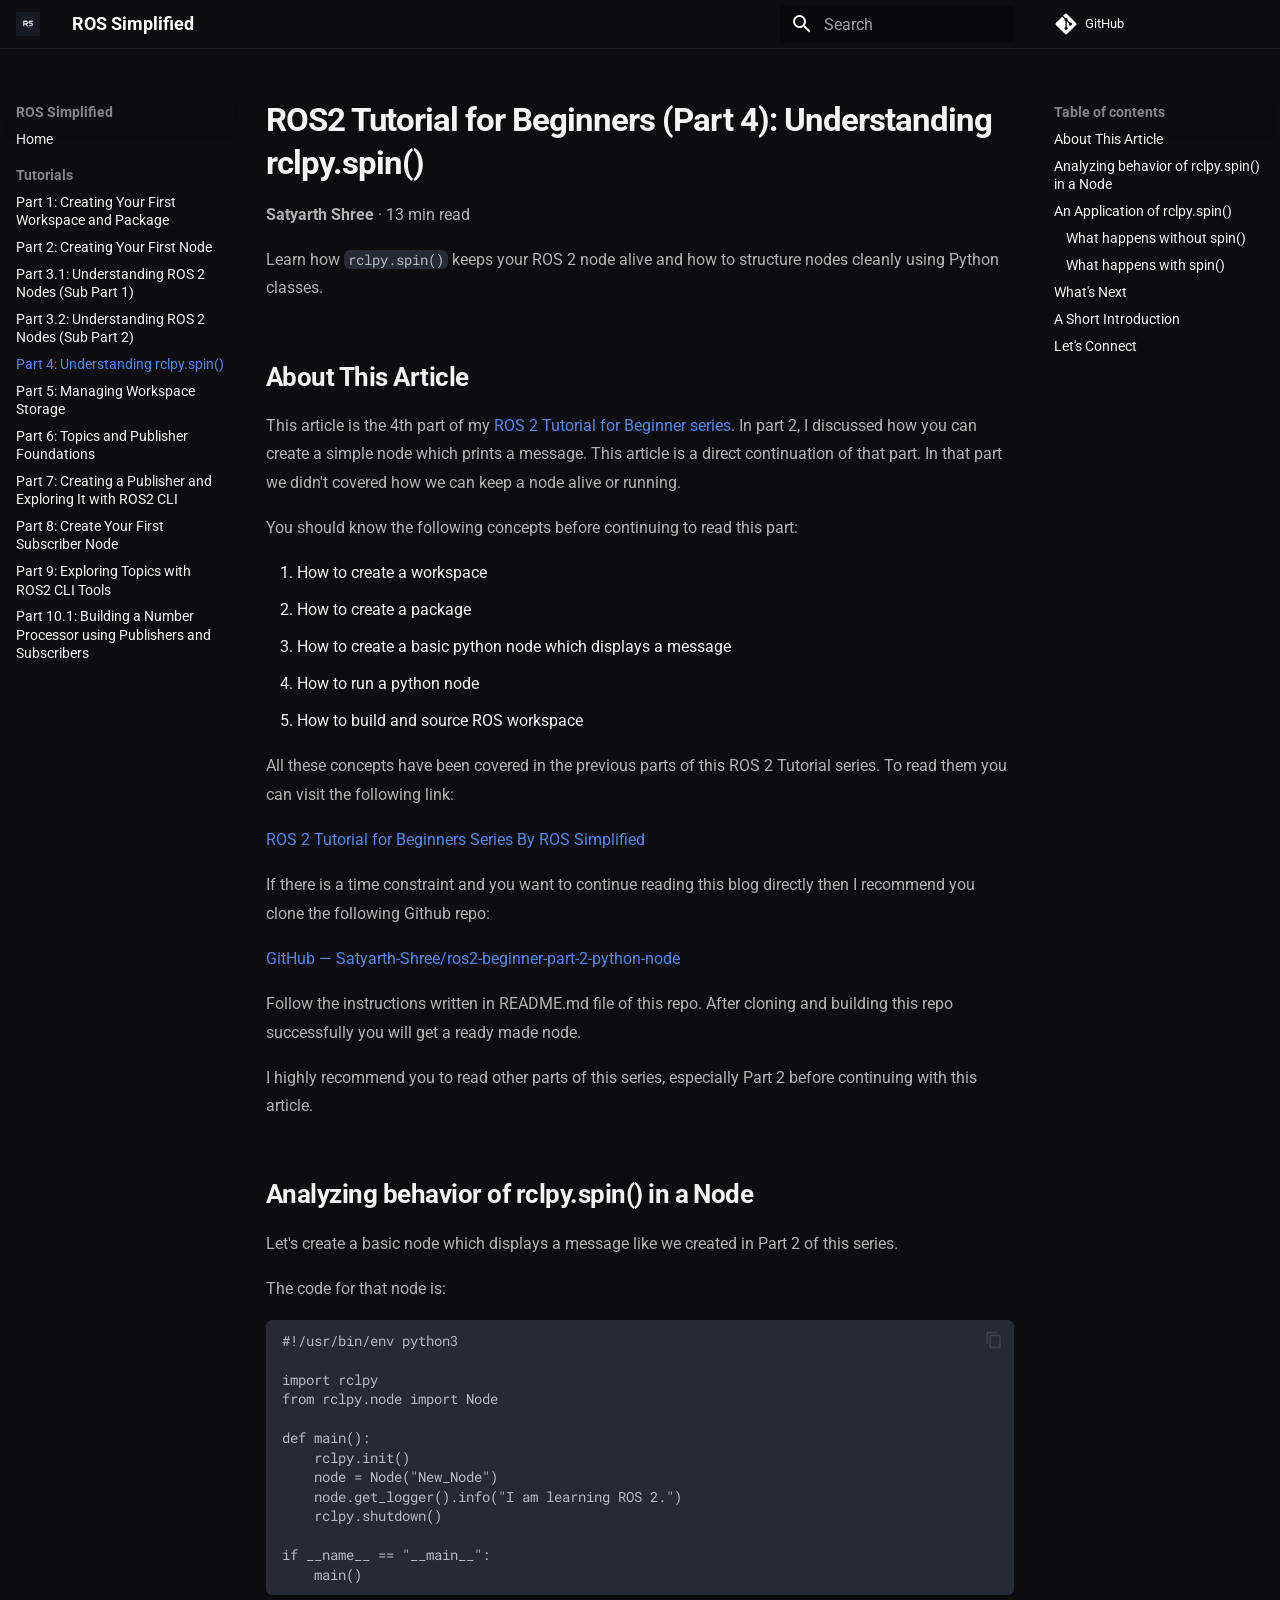
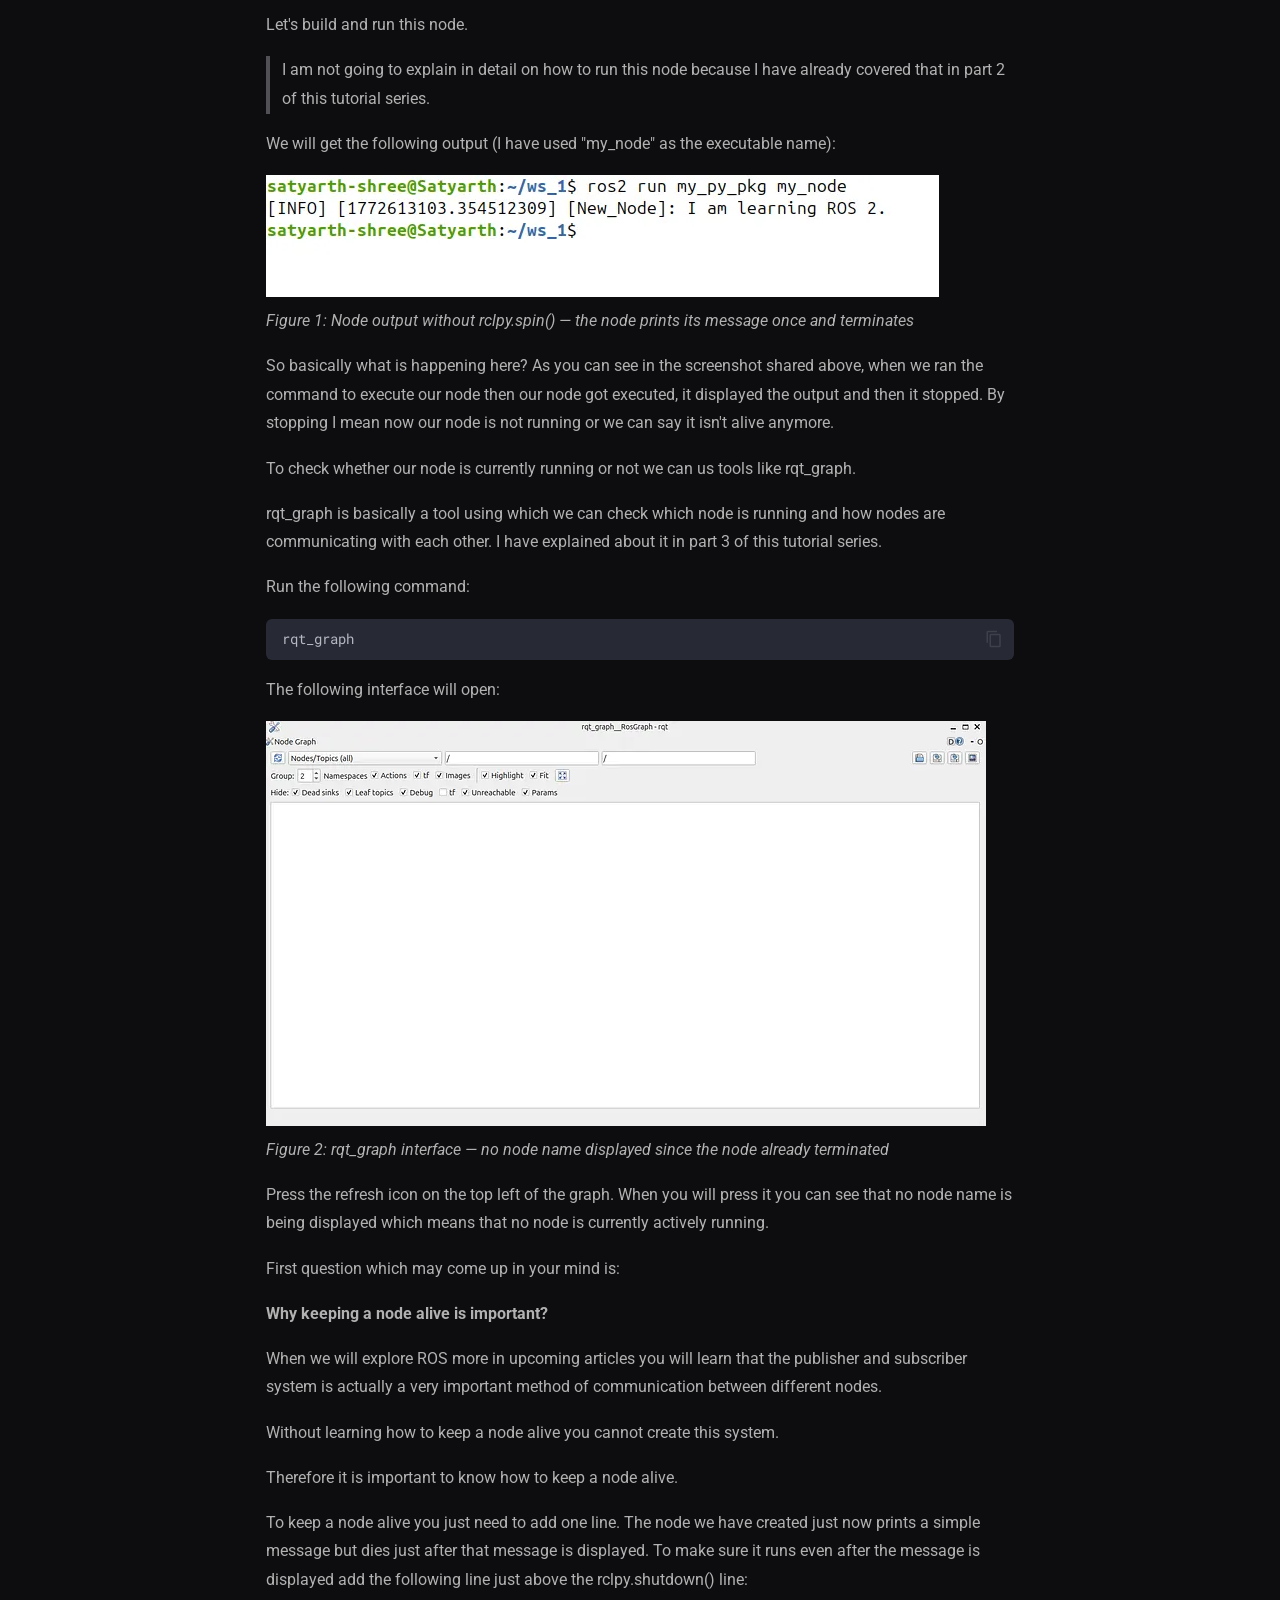
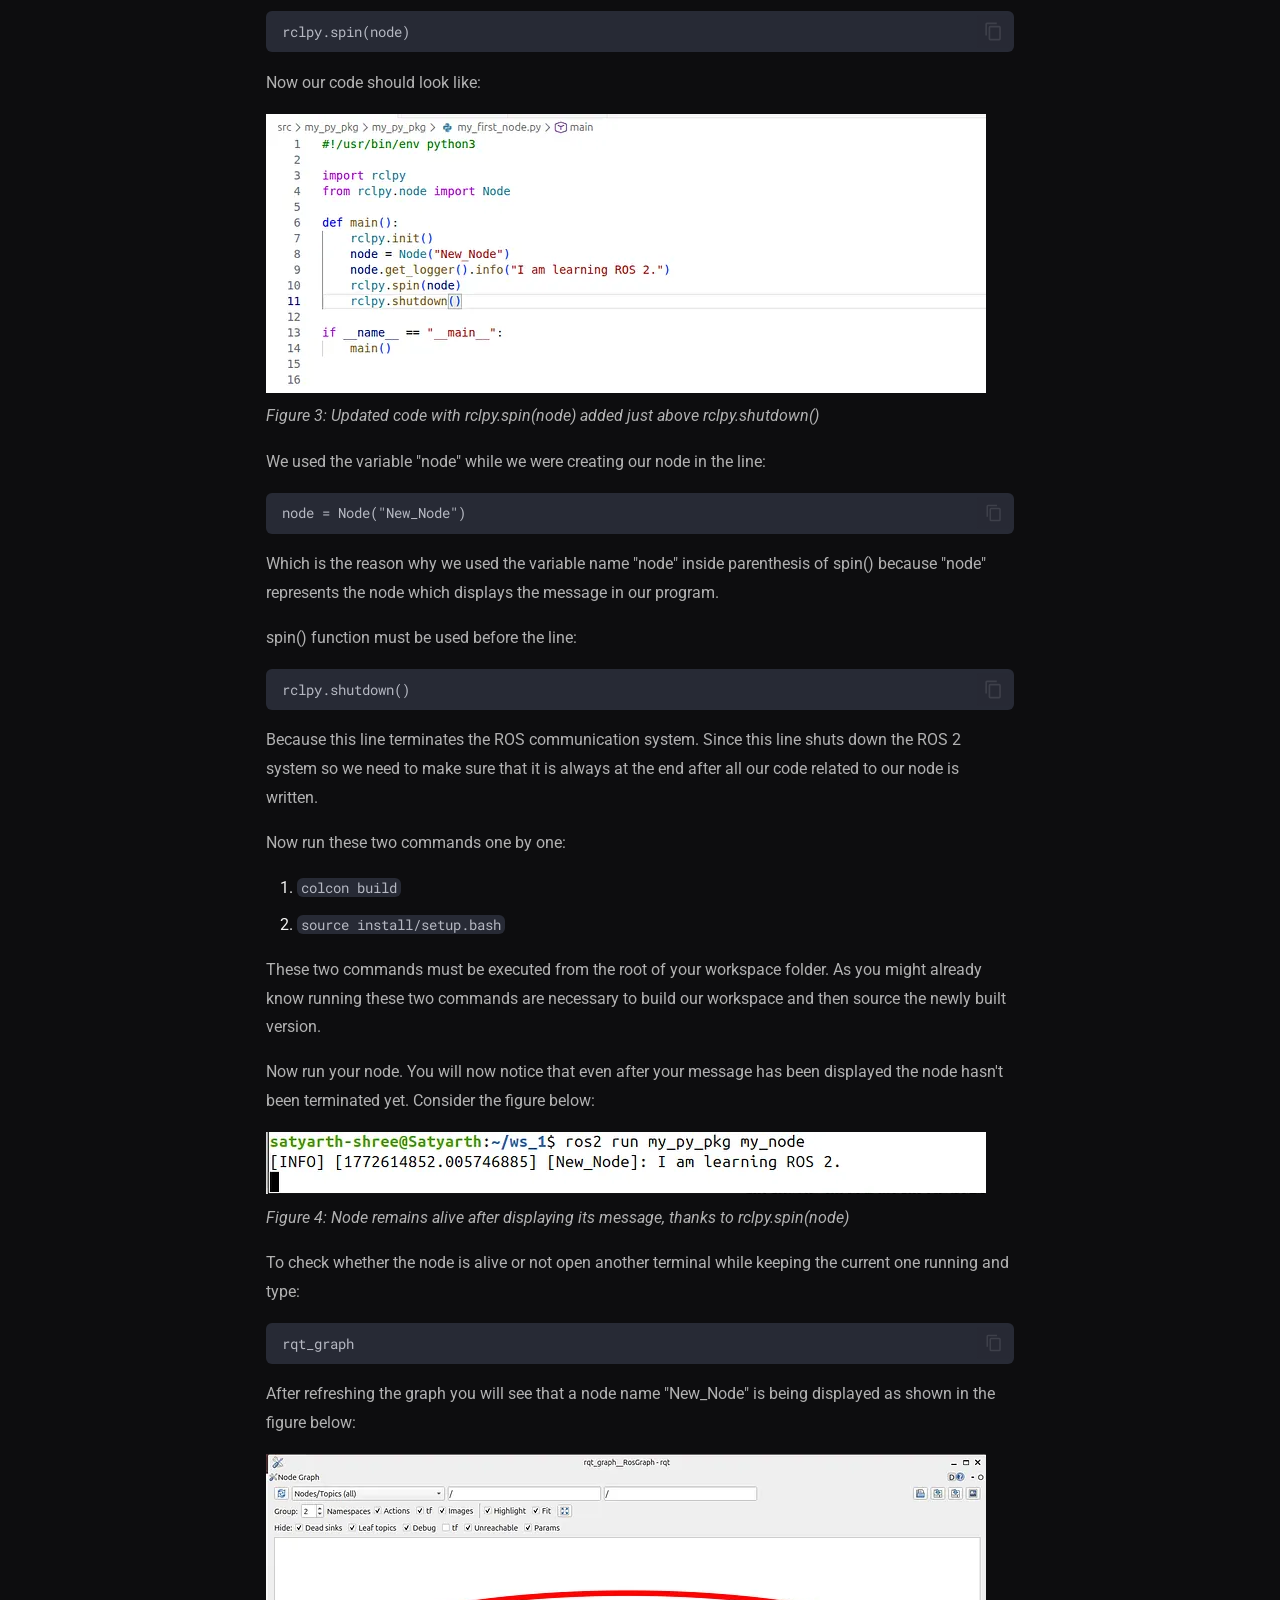
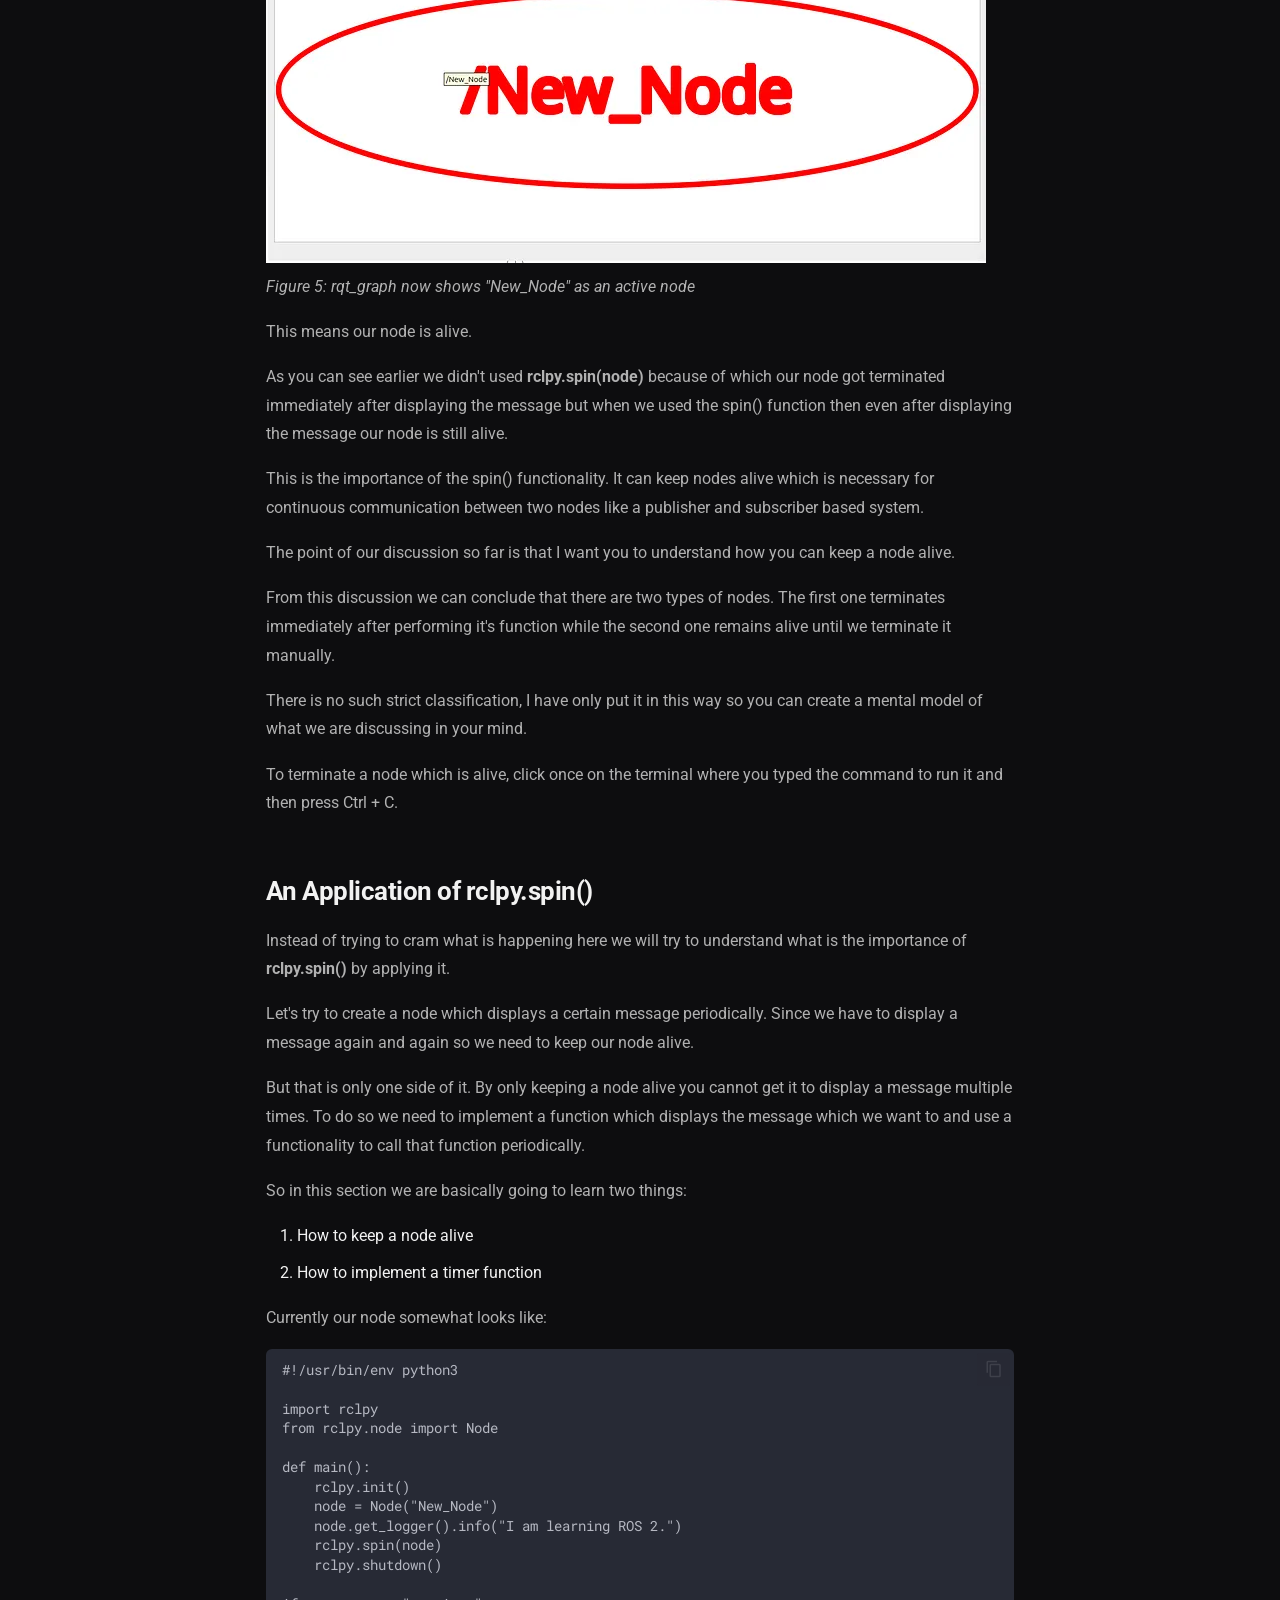
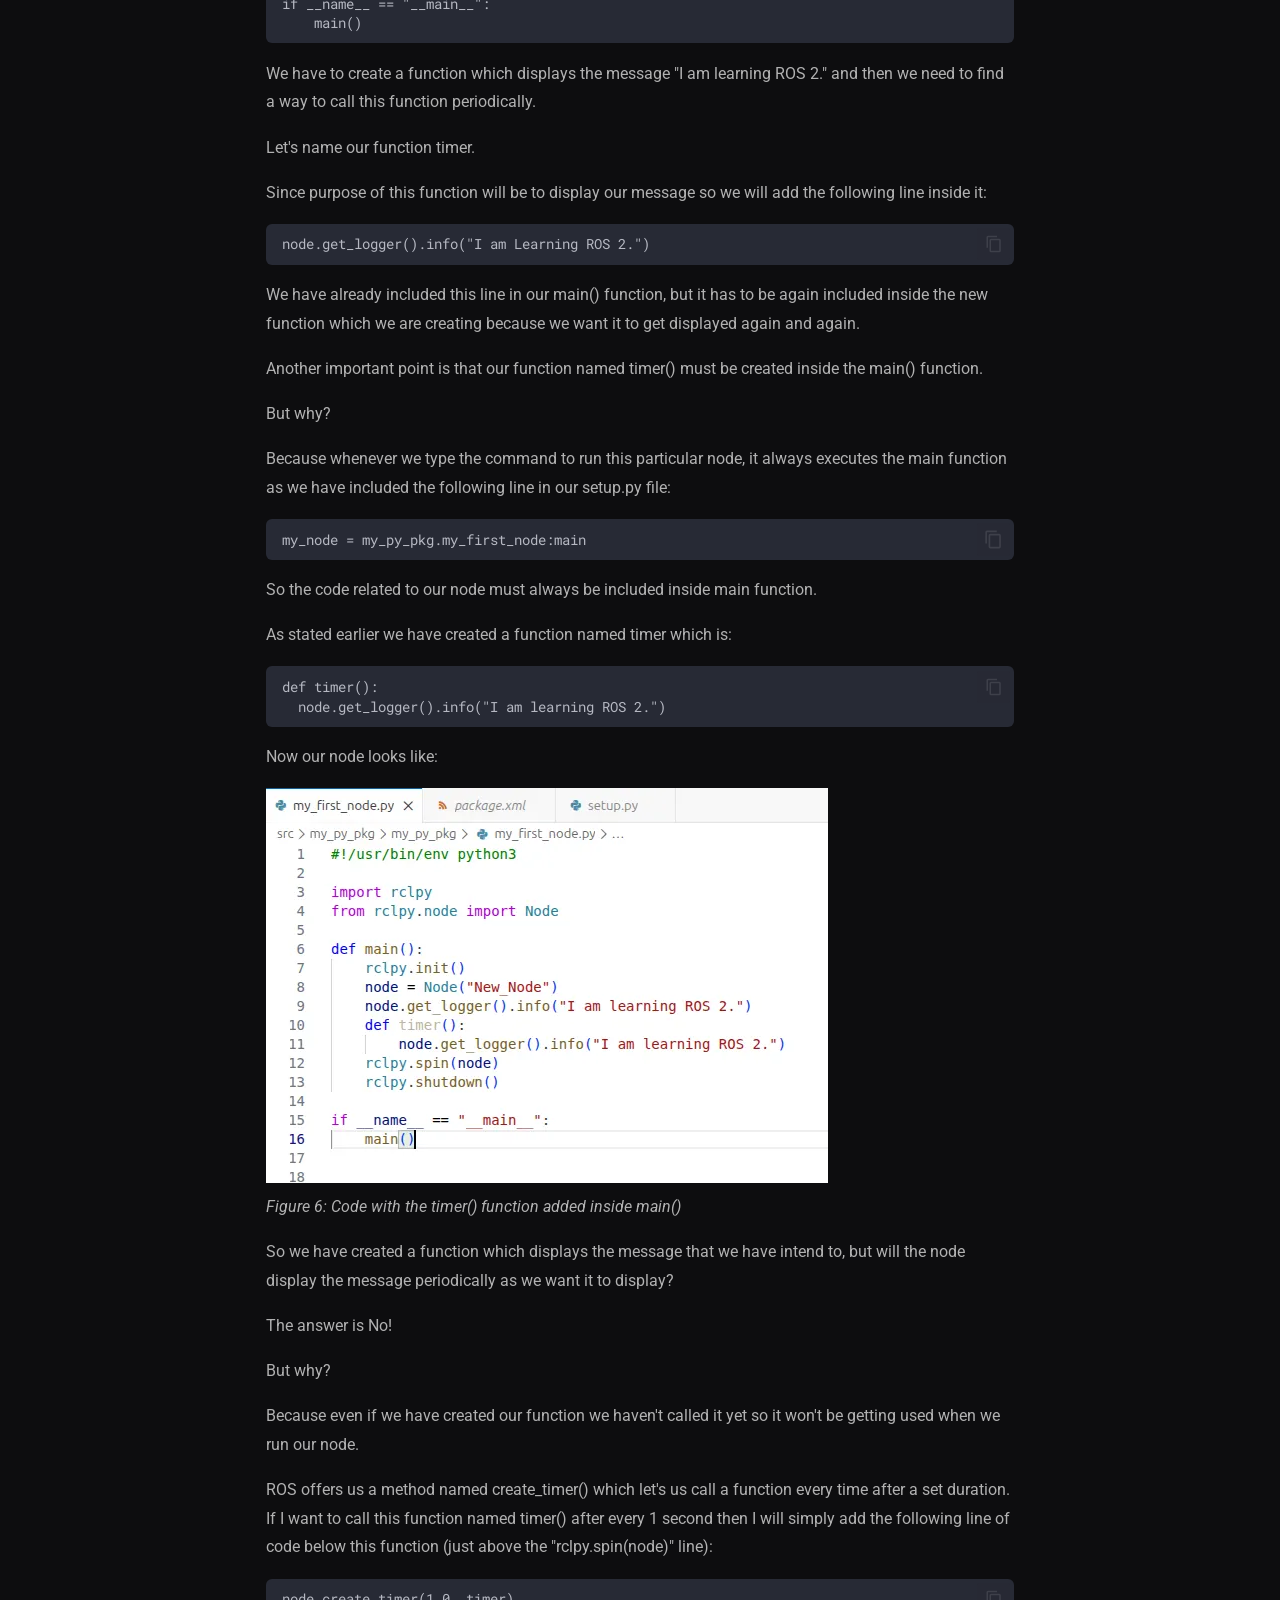
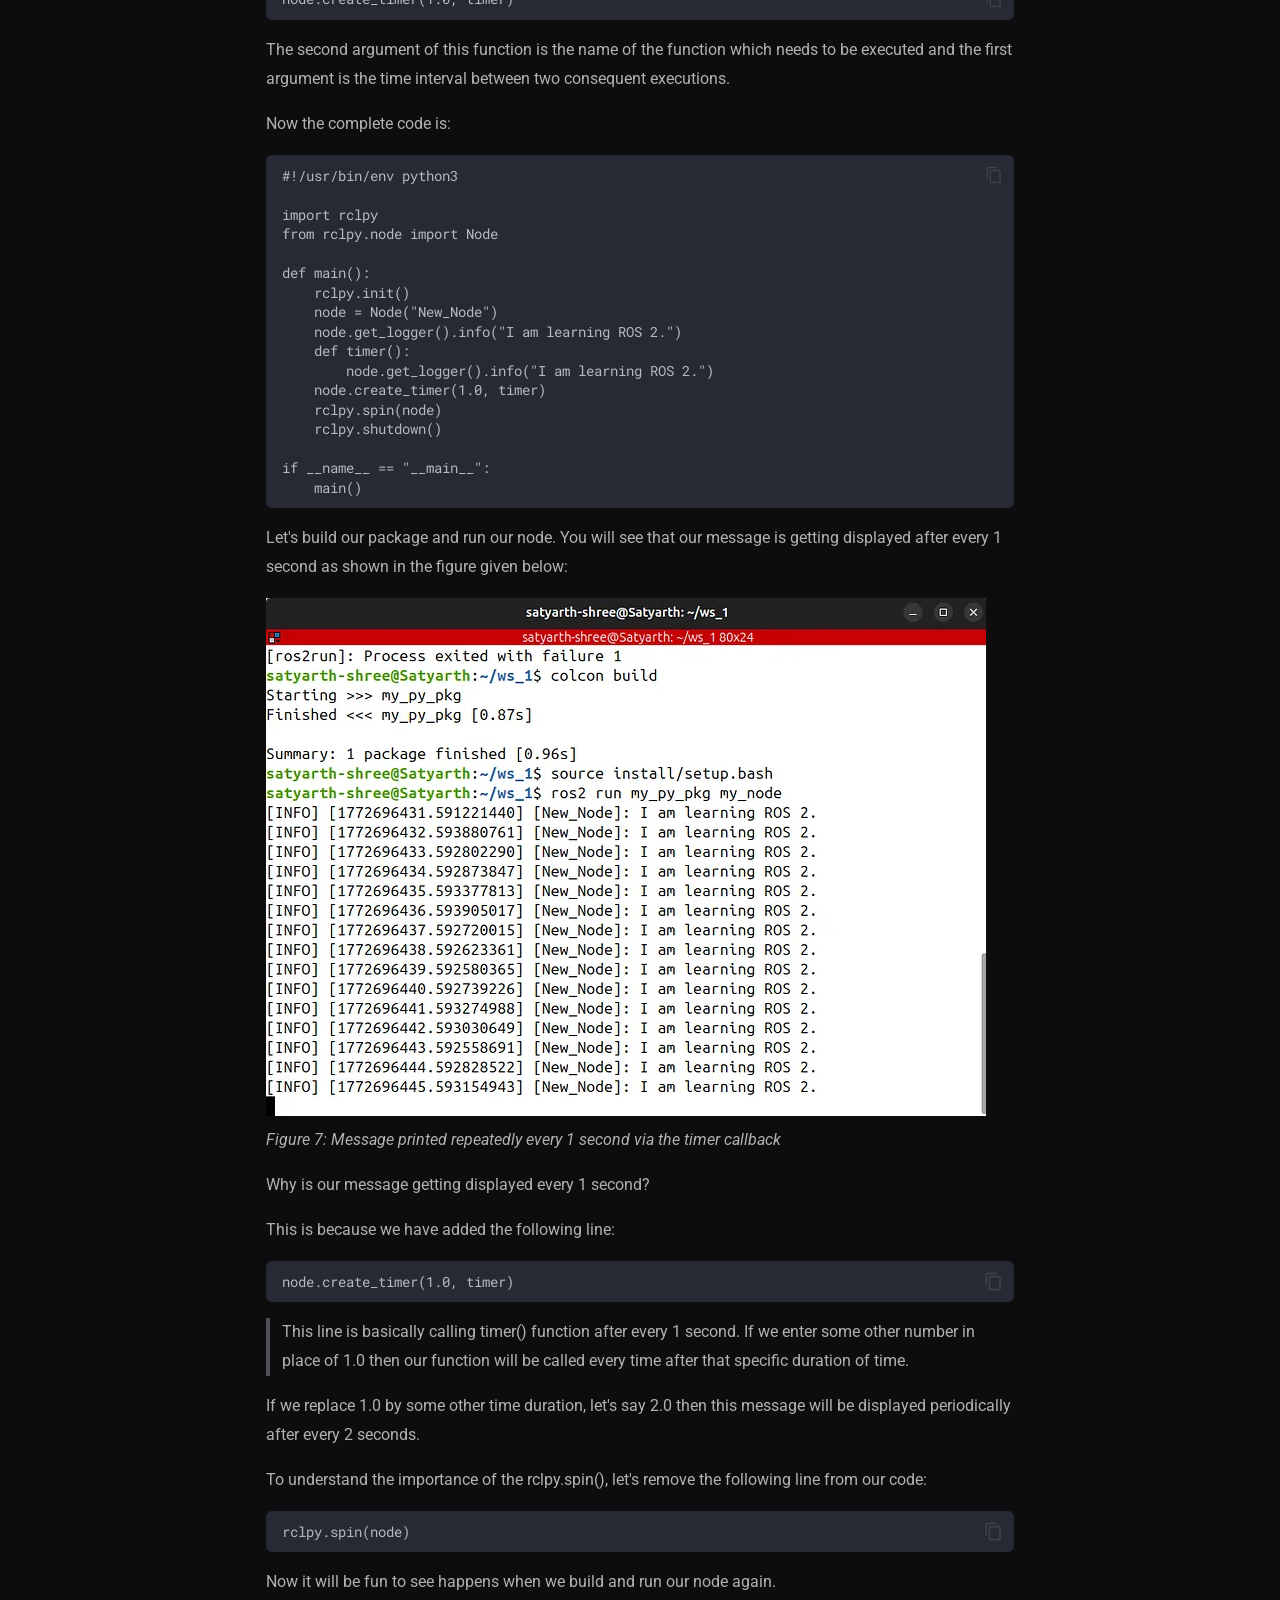
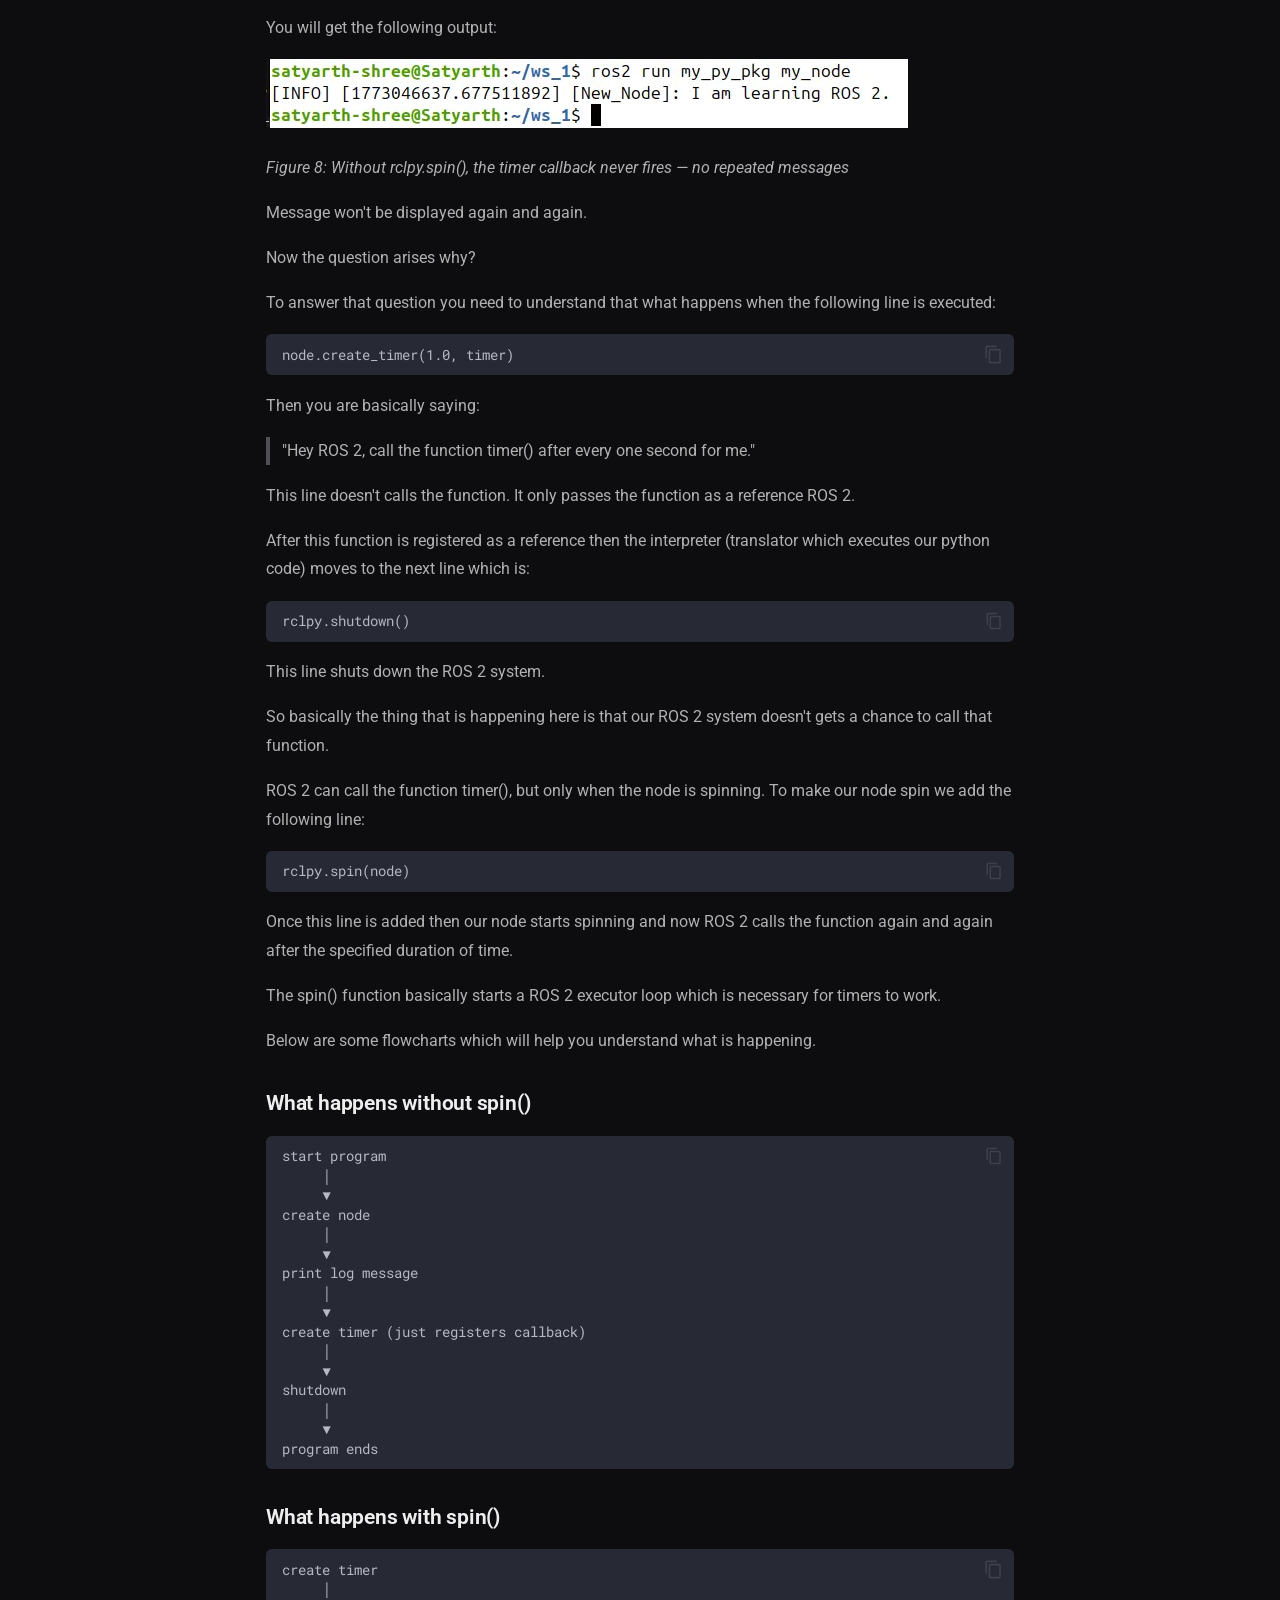
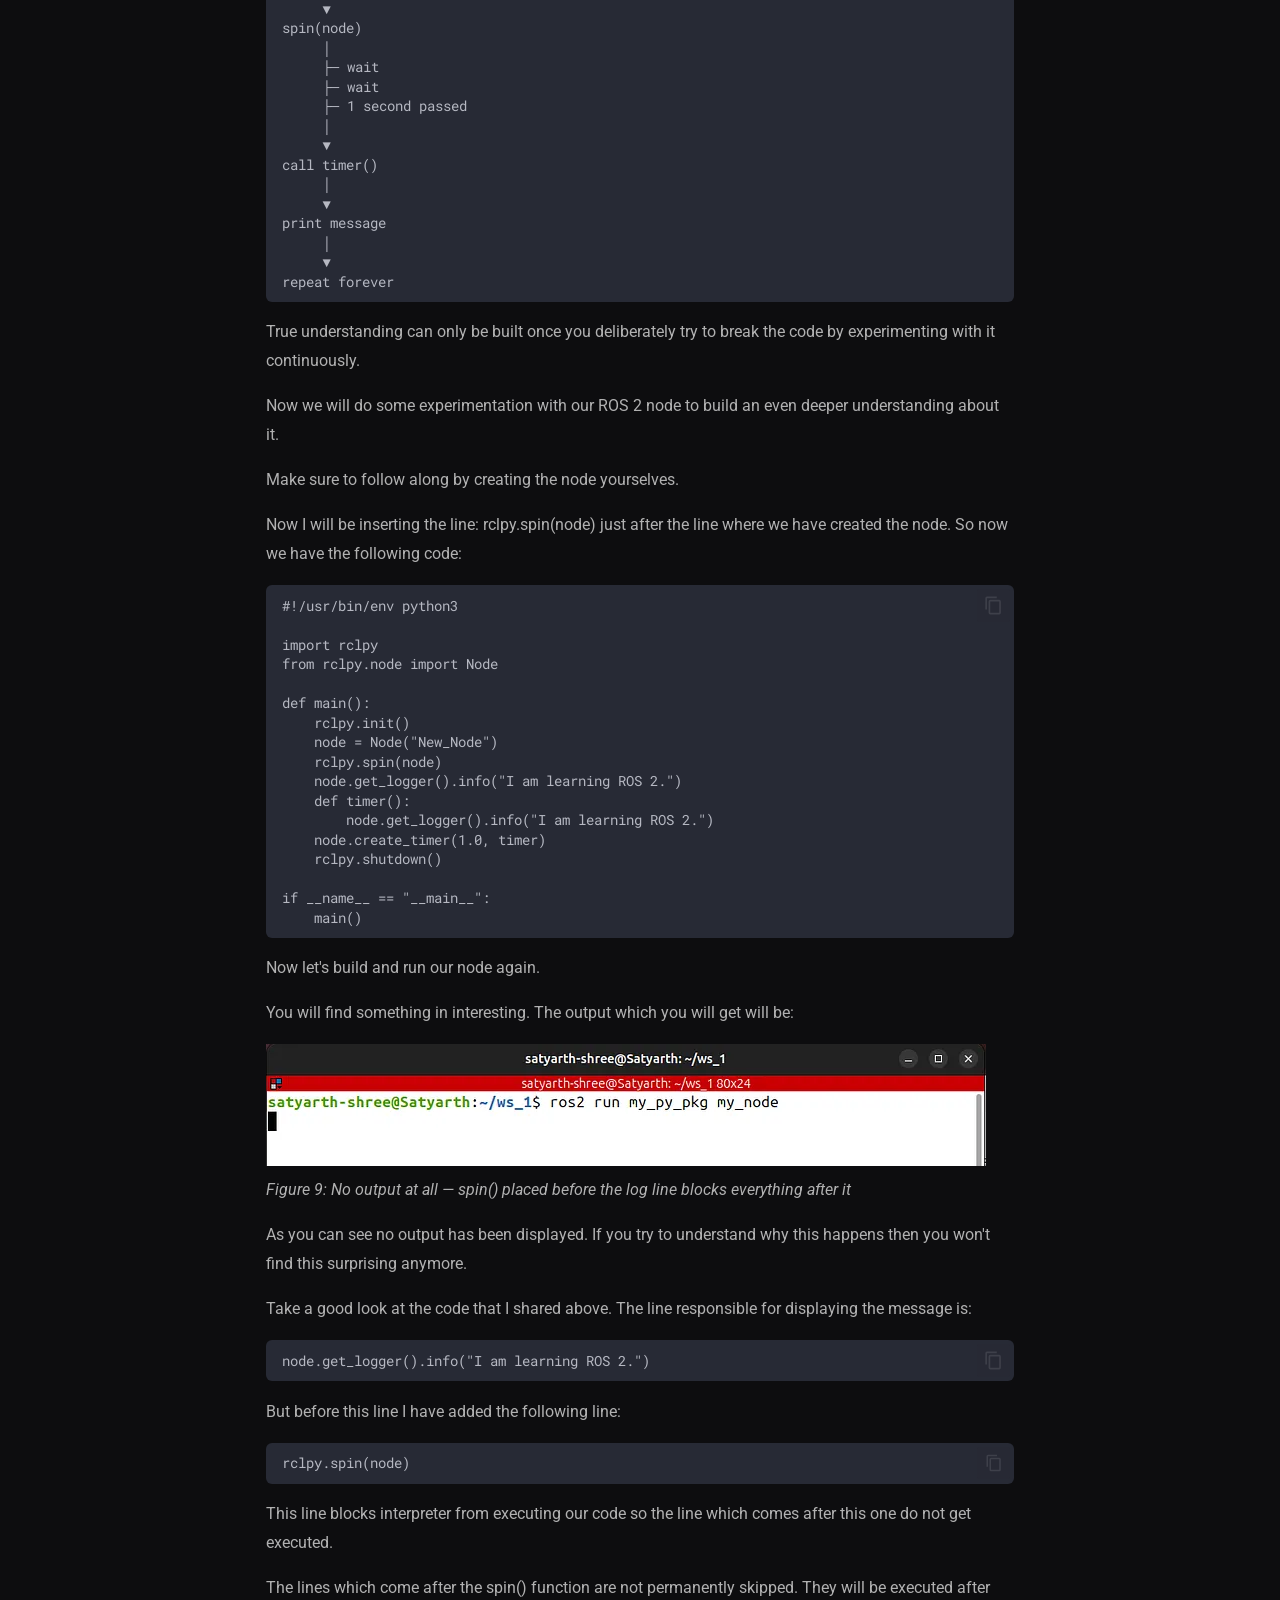
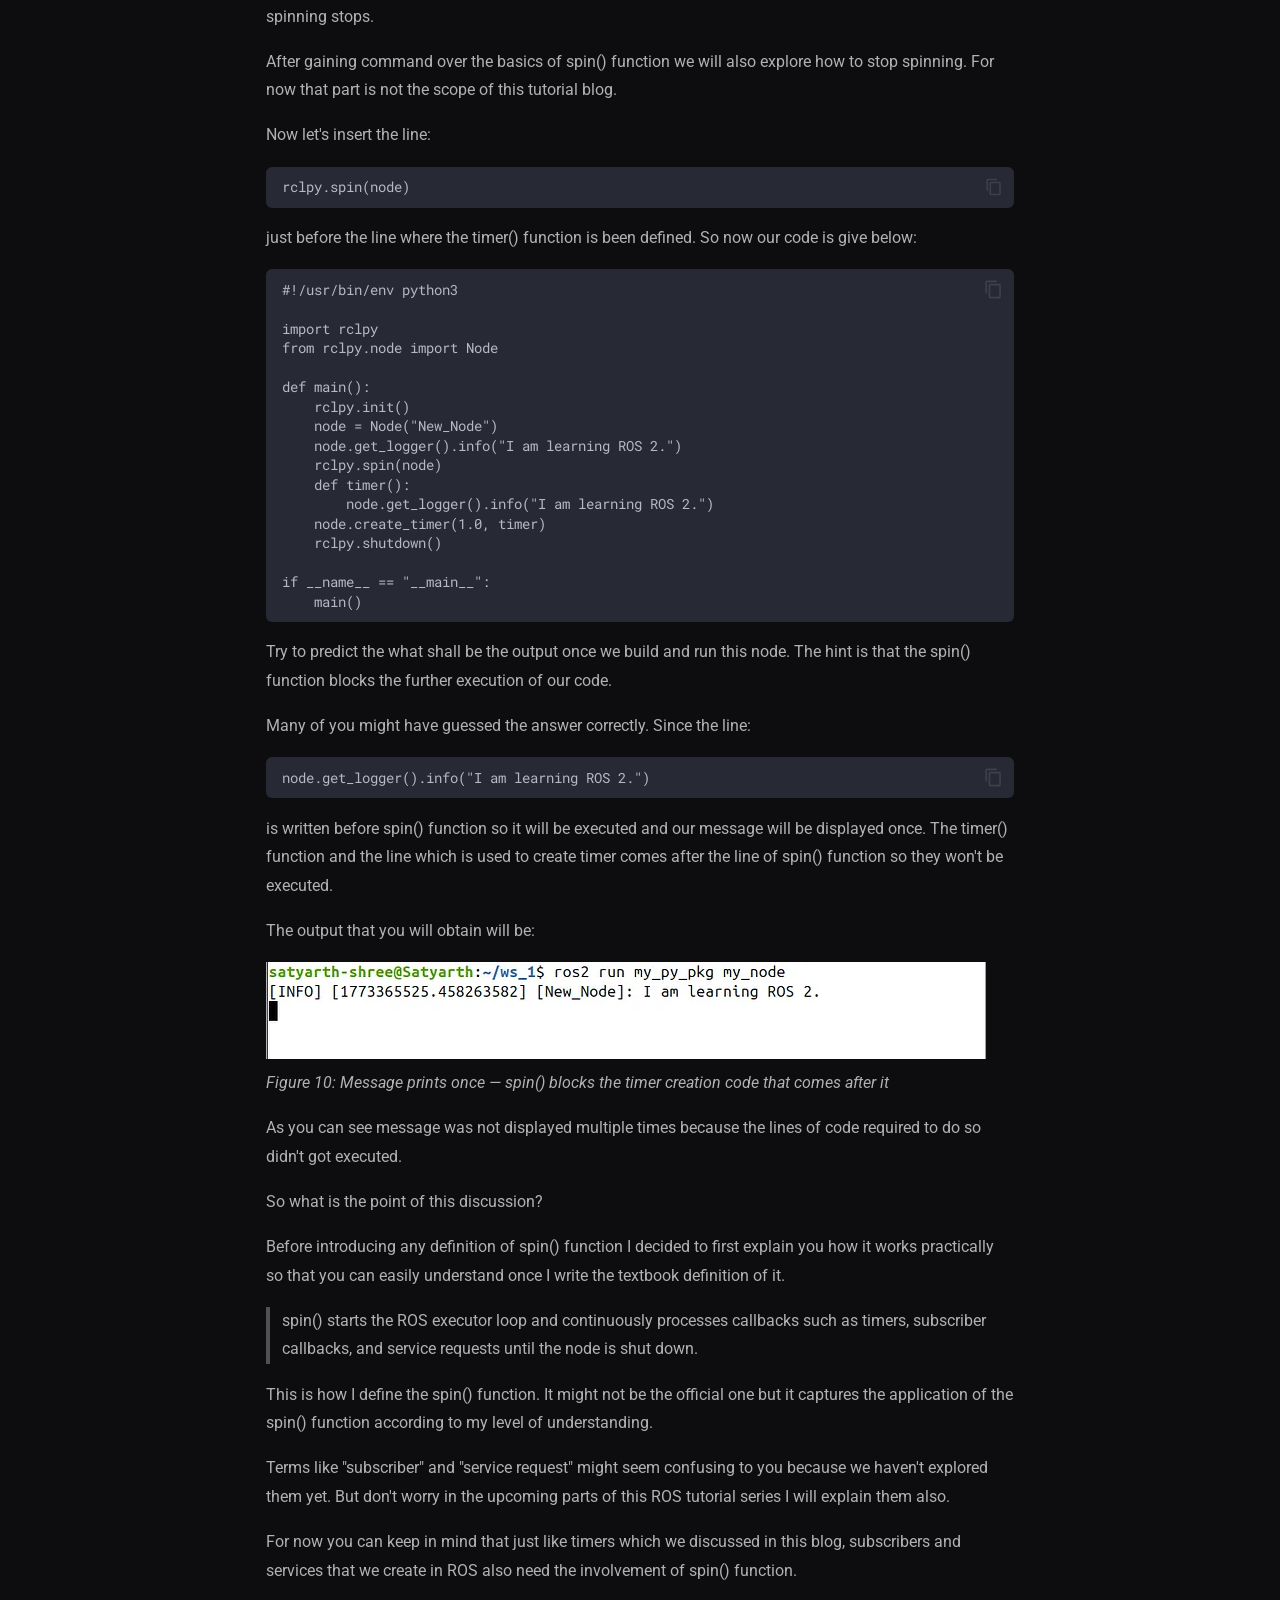
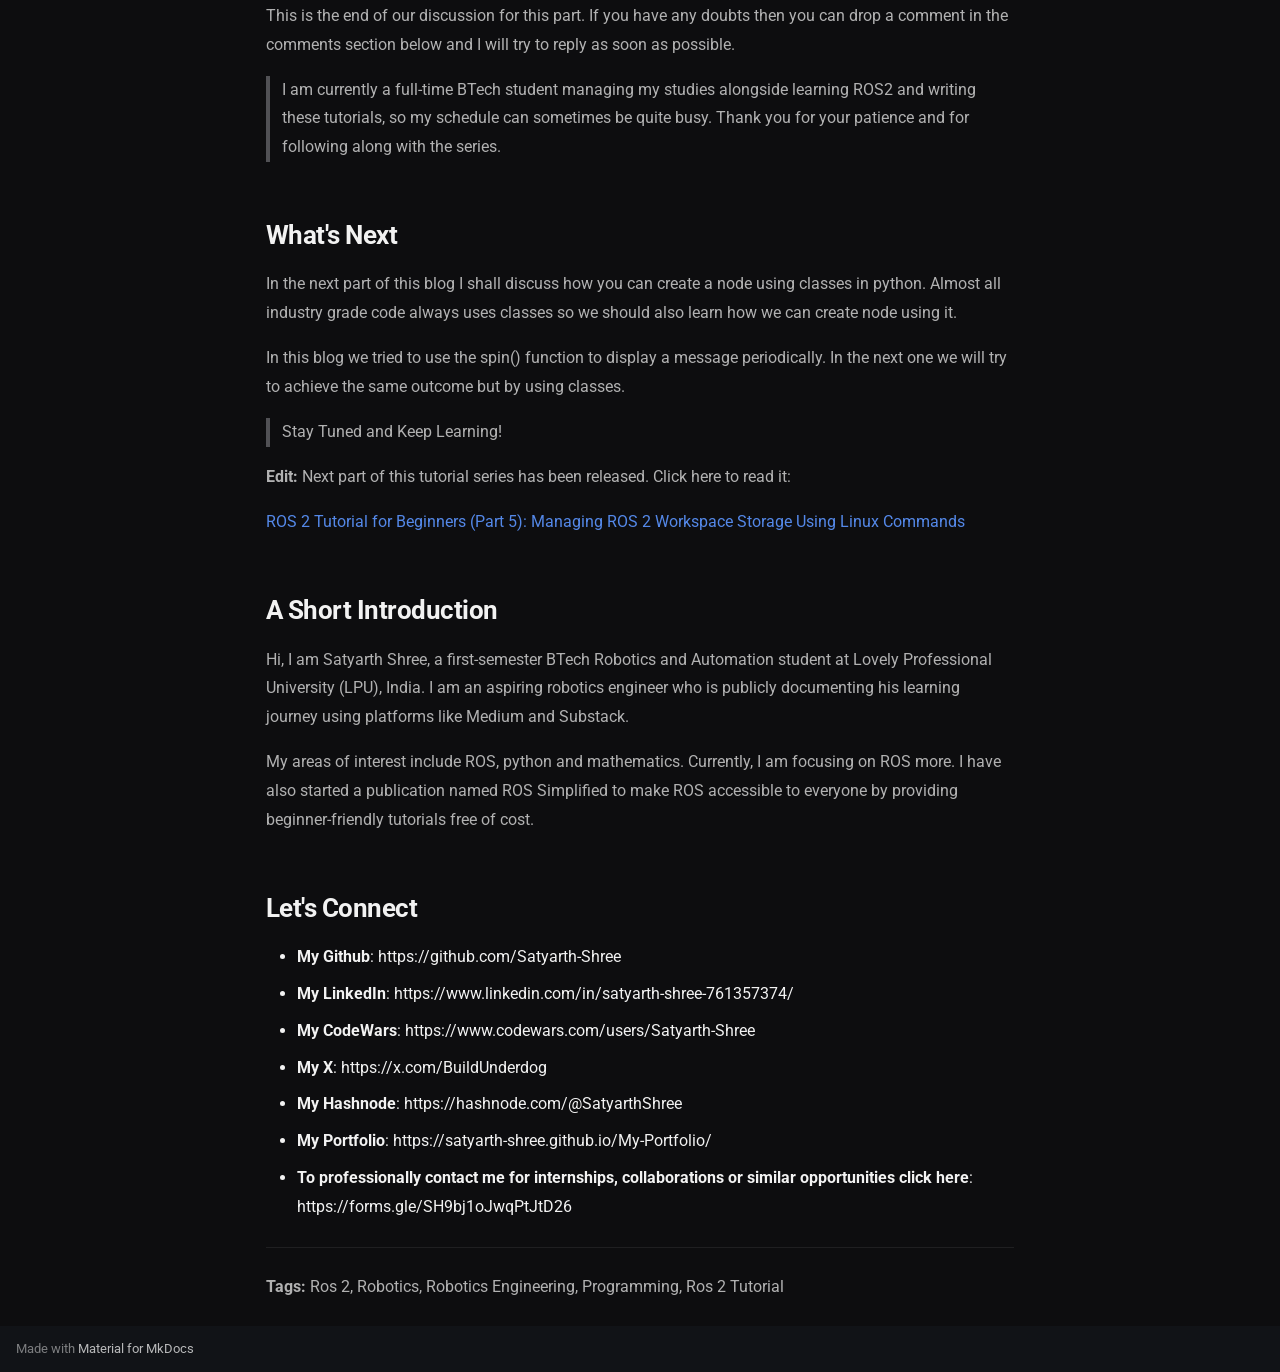
<file: Tutorials/part-4-understanding-rclpy.spin/index.html>
<!doctype html>
<html lang="en" class="no-js">
  <head>
    
      <meta charset="utf-8">
      <meta name="viewport" content="width=device-width,initial-scale=1">
      
        <meta name="description" content="Beginner-friendly ROS 2 tutorials from ROS Simplified">
      
      
      
        <link rel="canonical" href="https://docs.satyarthshree.com/Tutorials/part-4-understanding-rclpy.spin/">
      
      
        <link rel="prev" href="../part-3-sub-part-2/">
      
      
        <link rel="next" href="../part-5-manage-your-ROS-2-workspace-using-linux-commands/">
      
      
        
      
      
      <link rel="icon" href="../../assets/ROS_Simplified_Logo.png">
      <meta name="generator" content="mkdocs-1.6.1, mkdocs-material-9.7.6">
    
    
      
        <title>Part 4: Understanding rclpy.spin() - ROS Simplified</title>
      
    
    
      <link rel="stylesheet" href="../../assets/stylesheets/main.484c7ddc.min.css">
      
        
        <link rel="stylesheet" href="../../assets/stylesheets/palette.ab4e12ef.min.css">
      
      


    
    
      
    
    
      
        
        
        <link rel="preconnect" href="https://fonts.gstatic.com" crossorigin>
        <link rel="stylesheet" href="https://fonts.googleapis.com/css?family=Roboto:300,300i,400,400i,700,700i%7CRoboto+Mono:400,400i,700,700i&display=fallback">
        <style>:root{--md-text-font:"Roboto";--md-code-font:"Roboto Mono"}</style>
      
    
    
      <link rel="stylesheet" href="../../stylesheets/style.css">
    
    <script>__md_scope=new URL("../..",location),__md_hash=e=>[...e].reduce(((e,_)=>(e<<5)-e+_.charCodeAt(0)),0),__md_get=(e,_=localStorage,t=__md_scope)=>JSON.parse(_.getItem(t.pathname+"."+e)),__md_set=(e,_,t=localStorage,a=__md_scope)=>{try{t.setItem(a.pathname+"."+e,JSON.stringify(_))}catch(e){}}</script>
    
      

    
    
  </head>
  
  
    
    
    
    
    
    <body dir="ltr" data-md-color-scheme="slate" data-md-color-primary="indigo" data-md-color-accent="indigo">
  
    
    <input class="md-toggle" data-md-toggle="drawer" type="checkbox" id="__drawer" autocomplete="off">
    <input class="md-toggle" data-md-toggle="search" type="checkbox" id="__search" autocomplete="off">
    <label class="md-overlay" for="__drawer"></label>
    <div data-md-component="skip">
      
        
        <a href="#ros2-tutorial-for-beginners-part-4-understanding-rclpyspin" class="md-skip">
          Skip to content
        </a>
      
    </div>
    <div data-md-component="announce">
      
    </div>
    
    
      

  

<header class="md-header md-header--shadow" data-md-component="header">
  <nav class="md-header__inner md-grid" aria-label="Header">
    <a href="../.." title="ROS Simplified" class="md-header__button md-logo" aria-label="ROS Simplified" data-md-component="logo">
      
  <img src="../../assets/ROS_Simplified_Logo.png" alt="logo">

    </a>
    <label class="md-header__button md-icon" for="__drawer">
      
      <svg xmlns="http://www.w3.org/2000/svg" viewBox="0 0 24 24"><path d="M3 6h18v2H3zm0 5h18v2H3zm0 5h18v2H3z"/></svg>
    </label>
    <div class="md-header__title" data-md-component="header-title">
      <div class="md-header__ellipsis">
        <div class="md-header__topic">
          <span class="md-ellipsis">
            ROS Simplified
          </span>
        </div>
        <div class="md-header__topic" data-md-component="header-topic">
          <span class="md-ellipsis">
            
              Part 4: Understanding rclpy.spin()
            
          </span>
        </div>
      </div>
    </div>
    
      
    
    
    
    
      
      
        <label class="md-header__button md-icon" for="__search">
          
          <svg xmlns="http://www.w3.org/2000/svg" viewBox="0 0 24 24"><path d="M9.5 3A6.5 6.5 0 0 1 16 9.5c0 1.61-.59 3.09-1.56 4.23l.27.27h.79l5 5-1.5 1.5-5-5v-.79l-.27-.27A6.52 6.52 0 0 1 9.5 16 6.5 6.5 0 0 1 3 9.5 6.5 6.5 0 0 1 9.5 3m0 2C7 5 5 7 5 9.5S7 14 9.5 14 14 12 14 9.5 12 5 9.5 5"/></svg>
        </label>
        <div class="md-search" data-md-component="search" role="dialog">
  <label class="md-search__overlay" for="__search"></label>
  <div class="md-search__inner" role="search">
    <form class="md-search__form" name="search">
      <input type="text" class="md-search__input" name="query" aria-label="Search" placeholder="Search" autocapitalize="off" autocorrect="off" autocomplete="off" spellcheck="false" data-md-component="search-query" required>
      <label class="md-search__icon md-icon" for="__search">
        
        <svg xmlns="http://www.w3.org/2000/svg" viewBox="0 0 24 24"><path d="M9.5 3A6.5 6.5 0 0 1 16 9.5c0 1.61-.59 3.09-1.56 4.23l.27.27h.79l5 5-1.5 1.5-5-5v-.79l-.27-.27A6.52 6.52 0 0 1 9.5 16 6.5 6.5 0 0 1 3 9.5 6.5 6.5 0 0 1 9.5 3m0 2C7 5 5 7 5 9.5S7 14 9.5 14 14 12 14 9.5 12 5 9.5 5"/></svg>
        
        <svg xmlns="http://www.w3.org/2000/svg" viewBox="0 0 24 24"><path d="M20 11v2H8l5.5 5.5-1.42 1.42L4.16 12l7.92-7.92L13.5 5.5 8 11z"/></svg>
      </label>
      <nav class="md-search__options" aria-label="Search">
        
        <button type="reset" class="md-search__icon md-icon" title="Clear" aria-label="Clear" tabindex="-1">
          
          <svg xmlns="http://www.w3.org/2000/svg" viewBox="0 0 24 24"><path d="M19 6.41 17.59 5 12 10.59 6.41 5 5 6.41 10.59 12 5 17.59 6.41 19 12 13.41 17.59 19 19 17.59 13.41 12z"/></svg>
        </button>
      </nav>
      
        <div class="md-search__suggest" data-md-component="search-suggest"></div>
      
    </form>
    <div class="md-search__output">
      <div class="md-search__scrollwrap" tabindex="0" data-md-scrollfix>
        <div class="md-search-result" data-md-component="search-result">
          <div class="md-search-result__meta">
            Initializing search
          </div>
          <ol class="md-search-result__list" role="presentation"></ol>
        </div>
      </div>
    </div>
  </div>
</div>
      
    
    
      <div class="md-header__source">
        <a href="https://github.com/Satyarth-Shree/ros2-guides.git" title="Go to repository" class="md-source" data-md-component="source">
  <div class="md-source__icon md-icon">
    
    <svg xmlns="http://www.w3.org/2000/svg" viewBox="0 0 448 512"><!--! Font Awesome Free 7.1.0 by @fontawesome - https://fontawesome.com License - https://fontawesome.com/license/free (Icons: CC BY 4.0, Fonts: SIL OFL 1.1, Code: MIT License) Copyright 2025 Fonticons, Inc.--><path d="M439.6 236.1 244 40.5c-5.4-5.5-12.8-8.5-20.4-8.5s-15 3-20.4 8.4L162.5 81l51.5 51.5c27.1-9.1 52.7 16.8 43.4 43.7l49.7 49.7c34.2-11.8 61.2 31 35.5 56.7-26.5 26.5-70.2-2.9-56-37.3L240.3 199v121.9c25.3 12.5 22.3 41.8 9.1 55-6.4 6.4-15.2 10.1-24.3 10.1s-17.8-3.6-24.3-10.1c-17.6-17.6-11.1-46.9 11.2-56v-123c-20.8-8.5-24.6-30.7-18.6-45L142.6 101 8.5 235.1C3 240.6 0 247.9 0 255.5s3 15 8.5 20.4l195.6 195.7c5.4 5.4 12.7 8.4 20.4 8.4s15-3 20.4-8.4l194.7-194.7c5.4-5.4 8.4-12.8 8.4-20.4s-3-15-8.4-20.4"/></svg>
  </div>
  <div class="md-source__repository">
    GitHub
  </div>
</a>
      </div>
    
  </nav>
  
</header>
    
    <div class="md-container" data-md-component="container">
      
      
        
          
        
      
      <main class="md-main" data-md-component="main">
        <div class="md-main__inner md-grid">
          
            
              
              <div class="md-sidebar md-sidebar--primary" data-md-component="sidebar" data-md-type="navigation" >
                <div class="md-sidebar__scrollwrap">
                  <div class="md-sidebar__inner">
                    



<nav class="md-nav md-nav--primary" aria-label="Navigation" data-md-level="0">
  <label class="md-nav__title" for="__drawer">
    <a href="../.." title="ROS Simplified" class="md-nav__button md-logo" aria-label="ROS Simplified" data-md-component="logo">
      
  <img src="../../assets/ROS_Simplified_Logo.png" alt="logo">

    </a>
    ROS Simplified
  </label>
  
    <div class="md-nav__source">
      <a href="https://github.com/Satyarth-Shree/ros2-guides.git" title="Go to repository" class="md-source" data-md-component="source">
  <div class="md-source__icon md-icon">
    
    <svg xmlns="http://www.w3.org/2000/svg" viewBox="0 0 448 512"><!--! Font Awesome Free 7.1.0 by @fontawesome - https://fontawesome.com License - https://fontawesome.com/license/free (Icons: CC BY 4.0, Fonts: SIL OFL 1.1, Code: MIT License) Copyright 2025 Fonticons, Inc.--><path d="M439.6 236.1 244 40.5c-5.4-5.5-12.8-8.5-20.4-8.5s-15 3-20.4 8.4L162.5 81l51.5 51.5c27.1-9.1 52.7 16.8 43.4 43.7l49.7 49.7c34.2-11.8 61.2 31 35.5 56.7-26.5 26.5-70.2-2.9-56-37.3L240.3 199v121.9c25.3 12.5 22.3 41.8 9.1 55-6.4 6.4-15.2 10.1-24.3 10.1s-17.8-3.6-24.3-10.1c-17.6-17.6-11.1-46.9 11.2-56v-123c-20.8-8.5-24.6-30.7-18.6-45L142.6 101 8.5 235.1C3 240.6 0 247.9 0 255.5s3 15 8.5 20.4l195.6 195.7c5.4 5.4 12.7 8.4 20.4 8.4s15-3 20.4-8.4l194.7-194.7c5.4-5.4 8.4-12.8 8.4-20.4s-3-15-8.4-20.4"/></svg>
  </div>
  <div class="md-source__repository">
    GitHub
  </div>
</a>
    </div>
  
  <ul class="md-nav__list" data-md-scrollfix>
    
      
      
  
  
  
  
    <li class="md-nav__item">
      <a href="../.." class="md-nav__link">
        
  
  
  <span class="md-ellipsis">
    
  
    Home
  

    
  </span>
  
  

      </a>
    </li>
  

    
      
      
  
  
    
  
  
  
    
    
    
    
      
        
        
      
    
    
    <li class="md-nav__item md-nav__item--active md-nav__item--section md-nav__item--nested">
      
        
        
        <input class="md-nav__toggle md-toggle " type="checkbox" id="__nav_2" checked>
        
          
          <label class="md-nav__link" for="__nav_2" id="__nav_2_label" tabindex="">
            
  
  
  <span class="md-ellipsis">
    
  
    Tutorials
  

    
  </span>
  
  

            <span class="md-nav__icon md-icon"></span>
          </label>
        
        <nav class="md-nav" data-md-level="1" aria-labelledby="__nav_2_label" aria-expanded="true">
          <label class="md-nav__title" for="__nav_2">
            <span class="md-nav__icon md-icon"></span>
            
  
    Tutorials
  

          </label>
          <ul class="md-nav__list" data-md-scrollfix>
            
              
                
  
  
  
  
    <li class="md-nav__item">
      <a href="../part-1-create-your-first-workspace-and-package/" class="md-nav__link">
        
  
  
  <span class="md-ellipsis">
    
  
    Part 1: Creating Your First Workspace and Package
  

    
  </span>
  
  

      </a>
    </li>
  

              
            
              
                
  
  
  
  
    <li class="md-nav__item">
      <a href="../part-2-creating-your-first-node/" class="md-nav__link">
        
  
  
  <span class="md-ellipsis">
    
  
    Part 2: Creating Your First Node
  

    
  </span>
  
  

      </a>
    </li>
  

              
            
              
                
  
  
  
  
    <li class="md-nav__item">
      <a href="../part-3-sub-part-1-understanding-ros-2-nodes/" class="md-nav__link">
        
  
  
  <span class="md-ellipsis">
    
  
    Part 3.1: Understanding ROS 2 Nodes (Sub Part 1)
  

    
  </span>
  
  

      </a>
    </li>
  

              
            
              
                
  
  
  
  
    <li class="md-nav__item">
      <a href="../part-3-sub-part-2/" class="md-nav__link">
        
  
  
  <span class="md-ellipsis">
    
  
    Part 3.2: Understanding ROS 2 Nodes (Sub Part 2)
  

    
  </span>
  
  

      </a>
    </li>
  

              
            
              
                
  
  
    
  
  
  
    <li class="md-nav__item md-nav__item--active">
      
      <input class="md-nav__toggle md-toggle" type="checkbox" id="__toc">
      
      
        
      
      
        <label class="md-nav__link md-nav__link--active" for="__toc">
          
  
  
  <span class="md-ellipsis">
    
  
    Part 4: Understanding rclpy.spin()
  

    
  </span>
  
  

          <span class="md-nav__icon md-icon"></span>
        </label>
      
      <a href="./" class="md-nav__link md-nav__link--active">
        
  
  
  <span class="md-ellipsis">
    
  
    Part 4: Understanding rclpy.spin()
  

    
  </span>
  
  

      </a>
      
        

<nav class="md-nav md-nav--secondary" aria-label="Table of contents">
  
  
  
    
  
  
    <label class="md-nav__title" for="__toc">
      <span class="md-nav__icon md-icon"></span>
      Table of contents
    </label>
    <ul class="md-nav__list" data-md-component="toc" data-md-scrollfix>
      
        <li class="md-nav__item">
  <a href="#about-this-article" class="md-nav__link">
    <span class="md-ellipsis">
      
        About This Article
      
    </span>
  </a>
  
</li>
      
        <li class="md-nav__item">
  <a href="#analyzing-behavior-of-rclpyspin-in-a-node" class="md-nav__link">
    <span class="md-ellipsis">
      
        Analyzing behavior of rclpy.spin() in a Node
      
    </span>
  </a>
  
</li>
      
        <li class="md-nav__item">
  <a href="#an-application-of-rclpyspin" class="md-nav__link">
    <span class="md-ellipsis">
      
        An Application of rclpy.spin()
      
    </span>
  </a>
  
    <nav class="md-nav" aria-label="An Application of rclpy.spin()">
      <ul class="md-nav__list">
        
          <li class="md-nav__item">
  <a href="#what-happens-without-spin" class="md-nav__link">
    <span class="md-ellipsis">
      
        What happens without spin()
      
    </span>
  </a>
  
</li>
        
          <li class="md-nav__item">
  <a href="#what-happens-with-spin" class="md-nav__link">
    <span class="md-ellipsis">
      
        What happens with spin()
      
    </span>
  </a>
  
</li>
        
      </ul>
    </nav>
  
</li>
      
        <li class="md-nav__item">
  <a href="#whats-next" class="md-nav__link">
    <span class="md-ellipsis">
      
        What's Next
      
    </span>
  </a>
  
</li>
      
        <li class="md-nav__item">
  <a href="#a-short-introduction" class="md-nav__link">
    <span class="md-ellipsis">
      
        A Short Introduction
      
    </span>
  </a>
  
</li>
      
        <li class="md-nav__item">
  <a href="#lets-connect" class="md-nav__link">
    <span class="md-ellipsis">
      
        Let's Connect
      
    </span>
  </a>
  
</li>
      
    </ul>
  
</nav>
      
    </li>
  

              
            
              
                
  
  
  
  
    <li class="md-nav__item">
      <a href="../part-5-manage-your-ROS-2-workspace-using-linux-commands/" class="md-nav__link">
        
  
  
  <span class="md-ellipsis">
    
  
    Part 5: Managing Workspace Storage
  

    
  </span>
  
  

      </a>
    </li>
  

              
            
              
                
  
  
  
  
    <li class="md-nav__item">
      <a href="../part-6-topics-and-publisher-foundations/" class="md-nav__link">
        
  
  
  <span class="md-ellipsis">
    
  
    Part 6: Topics and Publisher Foundations
  

    
  </span>
  
  

      </a>
    </li>
  

              
            
              
                
  
  
  
  
    <li class="md-nav__item">
      <a href="../part-7-creating-a-publisher-and-exploring-it-with-ros2-cli/" class="md-nav__link">
        
  
  
  <span class="md-ellipsis">
    
  
    Part 7: Creating a Publisher and Exploring It with ROS2 CLI
  

    
  </span>
  
  

      </a>
    </li>
  

              
            
              
                
  
  
  
  
    <li class="md-nav__item">
      <a href="../part-8-create-your-first-subscriber-node-in-python/" class="md-nav__link">
        
  
  
  <span class="md-ellipsis">
    
  
    Part 8: Create Your First Subscriber Node
  

    
  </span>
  
  

      </a>
    </li>
  

              
            
              
                
  
  
  
  
    <li class="md-nav__item">
      <a href="../part-9-Exploring-Topics-with-ros2-command-line-tools/" class="md-nav__link">
        
  
  
  <span class="md-ellipsis">
    
  
    Part 9: Exploring Topics with ROS2 CLI Tools
  

    
  </span>
  
  

      </a>
    </li>
  

              
            
              
                
  
  
  
  
    <li class="md-nav__item">
      <a href="../part-10-sub-part-1-building-a-number-processor/" class="md-nav__link">
        
  
  
  <span class="md-ellipsis">
    
  
    Part 10.1: Building a Number Processor using Publishers and Subscribers
  

    
  </span>
  
  

      </a>
    </li>
  

              
            
          </ul>
        </nav>
      
    </li>
  

    
  </ul>
</nav>
                  </div>
                </div>
              </div>
            
            
              
              <div class="md-sidebar md-sidebar--secondary" data-md-component="sidebar" data-md-type="toc" >
                <div class="md-sidebar__scrollwrap">
                  <div class="md-sidebar__inner">
                    

<nav class="md-nav md-nav--secondary" aria-label="Table of contents">
  
  
  
    
  
  
    <label class="md-nav__title" for="__toc">
      <span class="md-nav__icon md-icon"></span>
      Table of contents
    </label>
    <ul class="md-nav__list" data-md-component="toc" data-md-scrollfix>
      
        <li class="md-nav__item">
  <a href="#about-this-article" class="md-nav__link">
    <span class="md-ellipsis">
      
        About This Article
      
    </span>
  </a>
  
</li>
      
        <li class="md-nav__item">
  <a href="#analyzing-behavior-of-rclpyspin-in-a-node" class="md-nav__link">
    <span class="md-ellipsis">
      
        Analyzing behavior of rclpy.spin() in a Node
      
    </span>
  </a>
  
</li>
      
        <li class="md-nav__item">
  <a href="#an-application-of-rclpyspin" class="md-nav__link">
    <span class="md-ellipsis">
      
        An Application of rclpy.spin()
      
    </span>
  </a>
  
    <nav class="md-nav" aria-label="An Application of rclpy.spin()">
      <ul class="md-nav__list">
        
          <li class="md-nav__item">
  <a href="#what-happens-without-spin" class="md-nav__link">
    <span class="md-ellipsis">
      
        What happens without spin()
      
    </span>
  </a>
  
</li>
        
          <li class="md-nav__item">
  <a href="#what-happens-with-spin" class="md-nav__link">
    <span class="md-ellipsis">
      
        What happens with spin()
      
    </span>
  </a>
  
</li>
        
      </ul>
    </nav>
  
</li>
      
        <li class="md-nav__item">
  <a href="#whats-next" class="md-nav__link">
    <span class="md-ellipsis">
      
        What's Next
      
    </span>
  </a>
  
</li>
      
        <li class="md-nav__item">
  <a href="#a-short-introduction" class="md-nav__link">
    <span class="md-ellipsis">
      
        A Short Introduction
      
    </span>
  </a>
  
</li>
      
        <li class="md-nav__item">
  <a href="#lets-connect" class="md-nav__link">
    <span class="md-ellipsis">
      
        Let's Connect
      
    </span>
  </a>
  
</li>
      
    </ul>
  
</nav>
                  </div>
                </div>
              </div>
            
          
          
            <div class="md-content" data-md-component="content">
              
              <article class="md-content__inner md-typeset">
                
                  


  
  


<h1 id="ros2-tutorial-for-beginners-part-4-understanding-rclpyspin">ROS2 Tutorial for Beginners (Part 4): Understanding rclpy.spin()<a class="headerlink" href="#ros2-tutorial-for-beginners-part-4-understanding-rclpyspin" title="Permanent link">&para;</a></h1>
<p><strong>Satyarth Shree</strong> · 13 min read</p>
<p>Learn how <code>rclpy.spin()</code> keeps your ROS 2 node alive and how to structure nodes cleanly using Python classes.</p>
<h2 id="about-this-article">About This Article<a class="headerlink" href="#about-this-article" title="Permanent link">&para;</a></h2>
<p>This article is the 4th part of my <a href="https://rossimplified.substack.com/p/get-started-with-ros-2">ROS 2 Tutorial for Beginner series</a>. In part 2, I discussed how you can create a simple node which prints a message. This article is a direct continuation of that part. In that part we didn't covered how we can keep a node alive or running.</p>
<p>You should know the following concepts before continuing to read this part:</p>
<ol>
<li>How to create a workspace</li>
<li>How to create a package</li>
<li>How to create a basic python node which displays a message</li>
<li>How to run a python node</li>
<li>How to build and source ROS workspace</li>
</ol>
<p>All these concepts have been covered in the previous parts of this ROS 2 Tutorial series. To read them you can visit the following link:</p>
<p><a href="https://rossimplified.substack.com/p/get-started-with-ros-2">ROS 2 Tutorial for Beginners Series By ROS Simplified</a></p>
<p>If there is a time constraint and you want to continue reading this blog directly then I recommend you clone the following Github repo:</p>
<p><a href="https://github.com/Satyarth-Shree/ros2-beginner-part-2-python-node">GitHub — Satyarth-Shree/ros2-beginner-part-2-python-node</a></p>
<p>Follow the instructions written in README.md file of this repo. After cloning and building this repo successfully you will get a ready made node.</p>
<p>I highly recommend you to read other parts of this series, especially Part 2 before continuing with this article.</p>
<h2 id="analyzing-behavior-of-rclpyspin-in-a-node">Analyzing behavior of rclpy.spin() in a Node<a class="headerlink" href="#analyzing-behavior-of-rclpyspin-in-a-node" title="Permanent link">&para;</a></h2>
<p>Let's create a basic node which displays a message like we created in Part 2 of this series.</p>
<p>The code for that node is:</p>
<div class="codehilite"><pre><span></span><code><span class="ch">#!/usr/bin/env python3</span>

<span class="kn">import</span><span class="w"> </span><span class="nn">rclpy</span>
<span class="kn">from</span><span class="w"> </span><span class="nn">rclpy.node</span><span class="w"> </span><span class="kn">import</span> <span class="n">Node</span>

<span class="k">def</span><span class="w"> </span><span class="nf">main</span><span class="p">():</span>
    <span class="n">rclpy</span><span class="o">.</span><span class="n">init</span><span class="p">()</span>
    <span class="n">node</span> <span class="o">=</span> <span class="n">Node</span><span class="p">(</span><span class="s2">&quot;New_Node&quot;</span><span class="p">)</span>
    <span class="n">node</span><span class="o">.</span><span class="n">get_logger</span><span class="p">()</span><span class="o">.</span><span class="n">info</span><span class="p">(</span><span class="s2">&quot;I am learning ROS 2.&quot;</span><span class="p">)</span>
    <span class="n">rclpy</span><span class="o">.</span><span class="n">shutdown</span><span class="p">()</span>

<span class="k">if</span> <span class="vm">__name__</span> <span class="o">==</span> <span class="s2">&quot;__main__&quot;</span><span class="p">:</span>
    <span class="n">main</span><span class="p">()</span>
</code></pre></div>

<p>Let's build and run this node.</p>
<blockquote>
<p>I am not going to explain in detail on how to run this node because I have already covered that in part 2 of this tutorial series.</p>
</blockquote>
<p>We will get the following output (I have used "my_node" as the executable name):</p>
<p><img alt="Output of node without rclpy.spin() — node runs, prints message, and terminates" src="../../Images/part_4/Image_1.png" /> <br>
 <em>Figure 1: Node output without rclpy.spin() — the node prints its message once and terminates</em></p>
<p>So basically what is happening here? As you can see in the screenshot shared above, when we ran the command to execute our node then our node got executed, it displayed the output and then it stopped. By stopping I mean now our node is not running or we can say it isn't alive anymore.</p>
<p>To check whether our node is currently running or not we can us tools like rqt_graph.</p>
<p>rqt_graph is basically a tool using which we can check which node is running and how nodes are communicating with each other. I have explained about it in part 3 of this tutorial series.</p>
<p>Run the following command:</p>
<div class="codehilite"><pre><span></span><code>rqt_graph
</code></pre></div>

<p>The following interface will open:</p>
<p><img alt="rqt_graph interface showing no active nodes" src="../../Images/part_4/Image_2.png" /> 
<br><em>Figure 2: rqt_graph interface — no node name displayed since the node already terminated</em></p>
<p>Press the refresh icon on the top left of the graph. When you will press it you can see that no node name is being displayed which means that no node is currently actively running.</p>
<p>First question which may come up in your mind is:</p>
<p><strong>Why keeping a node alive is important?</strong></p>
<p>When we will explore ROS more in upcoming articles you will learn that the publisher and subscriber system is actually a very important method of communication between different nodes.</p>
<p>Without learning how to keep a node alive you cannot create this system.</p>
<p>Therefore it is important to know how to keep a node alive.</p>
<p>To keep a node alive you just need to add one line. The node we have created just now prints a simple message but dies just after that message is displayed. To make sure it runs even after the message is displayed add the following line just above the rclpy.shutdown() line:</p>
<div class="codehilite"><pre><span></span><code><span class="n">rclpy</span><span class="o">.</span><span class="n">spin</span><span class="p">(</span><span class="n">node</span><span class="p">)</span>
</code></pre></div>

<p>Now our code should look like:</p>
<p><img alt="Code screenshot showing rclpy.spin(node) added above rclpy.shutdown()" src="../../Images/part_4/Image_3.png" /> <br><em>Figure 3: Updated code with rclpy.spin(node) added just above rclpy.shutdown()</em></p>
<p>We used the variable "node" while we were creating our node in the line:</p>
<div class="codehilite"><pre><span></span><code><span class="n">node</span> <span class="o">=</span> <span class="n">Node</span><span class="p">(</span><span class="s2">&quot;New_Node&quot;</span><span class="p">)</span>
</code></pre></div>

<p>Which is the reason why we used the variable name "node" inside parenthesis of spin() because "node" represents the node which displays the message in our program.</p>
<p>spin() function must be used before the line:</p>
<div class="codehilite"><pre><span></span><code><span class="n">rclpy</span><span class="o">.</span><span class="n">shutdown</span><span class="p">()</span>
</code></pre></div>

<p>Because this line terminates the ROS communication system. Since this line shuts down the ROS 2 system so we need to make sure that it is always at the end after all our code related to our node is written.</p>
<p>Now run these two commands one by one:</p>
<ol>
<li><code>colcon build</code></li>
<li><code>source install/setup.bash</code></li>
</ol>
<p>These two commands must be executed from the root of your workspace folder. As you might already know running these two commands are necessary to build our workspace and then source the newly built version.</p>
<p>Now run your node. You will now notice that even after your message has been displayed the node hasn't been terminated yet. Consider the figure below:</p>
<p><img alt="Node output showing the node still running after the message is displayed" src="../../Images/part_4/Image_4.png" /> <br><em>Figure 4: Node remains alive after displaying its message, thanks to rclpy.spin(node)</em></p>
<p>To check whether the node is alive or not open another terminal while keeping the current one running and type:</p>
<div class="codehilite"><pre><span></span><code>rqt_graph
</code></pre></div>

<p>After refreshing the graph you will see that a node name "New_Node" is being displayed as shown in the figure below:</p>
<p><img alt="rqt_graph showing New_Node as an active, running node" src="../../Images/part_4/Image_5.png" /><br>
<em>Figure 5: rqt_graph now shows "New_Node" as an active node</em></p>
<p>This means our node is alive.</p>
<p>As you can see earlier we didn't used <strong>rclpy.spin(node)</strong> because of which our node got terminated immediately after displaying the message but when we used the spin() function then even after displaying the message our node is still alive.</p>
<p>This is the importance of the spin() functionality. It can keep nodes alive which is necessary for continuous communication between two nodes like a publisher and subscriber based system.</p>
<p>The point of our discussion so far is that I want you to understand how you can keep a node alive.</p>
<p>From this discussion we can conclude that there are two types of nodes. The first one terminates immediately after performing it's function while the second one remains alive until we terminate it manually.</p>
<p>There is no such strict classification, I have only put it in this way so you can create a mental model of what we are discussing in your mind.</p>
<p>To terminate a node which is alive, click once on the terminal where you typed the command to run it and then press Ctrl + C.</p>
<h2 id="an-application-of-rclpyspin">An Application of rclpy.spin()<a class="headerlink" href="#an-application-of-rclpyspin" title="Permanent link">&para;</a></h2>
<p>Instead of trying to cram what is happening here we will try to understand what is the importance of <strong>rclpy.spin()</strong> by applying it.</p>
<p>Let's try to create a node which displays a certain message periodically. Since we have to display a message again and again so we need to keep our node alive.</p>
<p>But that is only one side of it. By only keeping a node alive you cannot get it to display a message multiple times. To do so we need to implement a function which displays the message which we want to and use a functionality to call that function periodically.</p>
<p>So in this section we are basically going to learn two things:</p>
<ol>
<li>How to keep a node alive</li>
<li>How to implement a timer function</li>
</ol>
<p>Currently our node somewhat looks like:</p>
<div class="codehilite"><pre><span></span><code><span class="ch">#!/usr/bin/env python3</span>

<span class="kn">import</span><span class="w"> </span><span class="nn">rclpy</span>
<span class="kn">from</span><span class="w"> </span><span class="nn">rclpy.node</span><span class="w"> </span><span class="kn">import</span> <span class="n">Node</span>

<span class="k">def</span><span class="w"> </span><span class="nf">main</span><span class="p">():</span>
    <span class="n">rclpy</span><span class="o">.</span><span class="n">init</span><span class="p">()</span>
    <span class="n">node</span> <span class="o">=</span> <span class="n">Node</span><span class="p">(</span><span class="s2">&quot;New_Node&quot;</span><span class="p">)</span>
    <span class="n">node</span><span class="o">.</span><span class="n">get_logger</span><span class="p">()</span><span class="o">.</span><span class="n">info</span><span class="p">(</span><span class="s2">&quot;I am learning ROS 2.&quot;</span><span class="p">)</span>
    <span class="n">rclpy</span><span class="o">.</span><span class="n">spin</span><span class="p">(</span><span class="n">node</span><span class="p">)</span>
    <span class="n">rclpy</span><span class="o">.</span><span class="n">shutdown</span><span class="p">()</span>

<span class="k">if</span> <span class="vm">__name__</span> <span class="o">==</span> <span class="s2">&quot;__main__&quot;</span><span class="p">:</span>
    <span class="n">main</span><span class="p">()</span>
</code></pre></div>

<p>We have to create a function which displays the message "I am learning ROS 2." and then we need to find a way to call this function periodically.</p>
<p>Let's name our function timer.</p>
<p>Since purpose of this function will be to display our message so we will add the following line inside it:</p>
<div class="codehilite"><pre><span></span><code><span class="n">node</span><span class="o">.</span><span class="n">get_logger</span><span class="p">()</span><span class="o">.</span><span class="n">info</span><span class="p">(</span><span class="s2">&quot;I am Learning ROS 2.&quot;</span><span class="p">)</span>
</code></pre></div>

<p>We have already included this line in our main() function, but it has to be again included inside the new function which we are creating because we want it to get displayed again and again.</p>
<p>Another important point is that our function named timer() must be created inside the main() function.</p>
<p>But why?</p>
<p>Because whenever we type the command to run this particular node, it always executes the main function as we have included the following line in our setup.py file:</p>
<div class="codehilite"><pre><span></span><code><span class="n">my_node</span> <span class="o">=</span> <span class="n">my_py_pkg</span><span class="o">.</span><span class="n">my_first_node</span><span class="p">:</span><span class="n">main</span>
</code></pre></div>

<p>So the code related to our node must always be included inside main function.</p>
<p>As stated earlier we have created a function named timer which is:</p>
<div class="codehilite"><pre><span></span><code><span class="k">def</span><span class="w"> </span><span class="nf">timer</span><span class="p">():</span>
  <span class="n">node</span><span class="o">.</span><span class="n">get_logger</span><span class="p">()</span><span class="o">.</span><span class="n">info</span><span class="p">(</span><span class="s2">&quot;I am learning ROS 2.&quot;</span><span class="p">)</span>
</code></pre></div>

<p>Now our node looks like:</p>
<p><img alt="Code screenshot showing the timer() function defined inside main()" src="../../Images/part_4/Image_6.png" /> 
<br><em>Figure 6: Code with the timer() function added inside main()</em></p>
<p>So we have created a function which displays the message that we have intend to, but will the node display the message periodically as we want it to display?</p>
<p>The answer is No!</p>
<p>But why?</p>
<p>Because even if we have created our function we haven't called it yet so it won't be getting used when we run our node.</p>
<p>ROS offers us a method named create_timer() which let's us call a function every time after a set duration. If I want to call this function named timer() after every 1 second then I will simply add the following line of code below this function (just above the "rclpy.spin(node)" line):</p>
<div class="codehilite"><pre><span></span><code><span class="n">node</span><span class="o">.</span><span class="n">create_timer</span><span class="p">(</span><span class="mf">1.0</span><span class="p">,</span> <span class="n">timer</span><span class="p">)</span>
</code></pre></div>

<p>The second argument of this function is the name of the function which needs to be executed and the first argument is the time interval between two consequent executions.</p>
<p>Now the complete code is:</p>
<div class="codehilite"><pre><span></span><code><span class="ch">#!/usr/bin/env python3</span>

<span class="kn">import</span><span class="w"> </span><span class="nn">rclpy</span>
<span class="kn">from</span><span class="w"> </span><span class="nn">rclpy.node</span><span class="w"> </span><span class="kn">import</span> <span class="n">Node</span>

<span class="k">def</span><span class="w"> </span><span class="nf">main</span><span class="p">():</span>
    <span class="n">rclpy</span><span class="o">.</span><span class="n">init</span><span class="p">()</span>
    <span class="n">node</span> <span class="o">=</span> <span class="n">Node</span><span class="p">(</span><span class="s2">&quot;New_Node&quot;</span><span class="p">)</span>
    <span class="n">node</span><span class="o">.</span><span class="n">get_logger</span><span class="p">()</span><span class="o">.</span><span class="n">info</span><span class="p">(</span><span class="s2">&quot;I am learning ROS 2.&quot;</span><span class="p">)</span>
    <span class="k">def</span><span class="w"> </span><span class="nf">timer</span><span class="p">():</span>
        <span class="n">node</span><span class="o">.</span><span class="n">get_logger</span><span class="p">()</span><span class="o">.</span><span class="n">info</span><span class="p">(</span><span class="s2">&quot;I am learning ROS 2.&quot;</span><span class="p">)</span>
    <span class="n">node</span><span class="o">.</span><span class="n">create_timer</span><span class="p">(</span><span class="mf">1.0</span><span class="p">,</span> <span class="n">timer</span><span class="p">)</span>
    <span class="n">rclpy</span><span class="o">.</span><span class="n">spin</span><span class="p">(</span><span class="n">node</span><span class="p">)</span>
    <span class="n">rclpy</span><span class="o">.</span><span class="n">shutdown</span><span class="p">()</span>

<span class="k">if</span> <span class="vm">__name__</span> <span class="o">==</span> <span class="s2">&quot;__main__&quot;</span><span class="p">:</span>
    <span class="n">main</span><span class="p">()</span>
</code></pre></div>

<p>Let's build our package and run our node. You will see that our message is getting displayed after every 1 second as shown in the figure given below:</p>
<p><img alt="Node output showing the message repeating every 1 second" src="../../Images/part_4/Image_7.png" />
<br><em>Figure 7: Message printed repeatedly every 1 second via the timer callback</em></p>
<p>Why is our message getting displayed every 1 second?</p>
<p>This is because we have added the following line:</p>
<div class="codehilite"><pre><span></span><code><span class="n">node</span><span class="o">.</span><span class="n">create_timer</span><span class="p">(</span><span class="mf">1.0</span><span class="p">,</span> <span class="n">timer</span><span class="p">)</span>
</code></pre></div>

<blockquote>
<p>This line is basically calling timer() function after every 1 second. If we enter some other number in place of 1.0 then our function will be called every time after that specific duration of time.</p>
</blockquote>
<p>If we replace 1.0 by some other time duration, let's say 2.0 then this message will be displayed periodically after every 2 seconds.</p>
<p>To understand the importance of the rclpy.spin(), let's remove the following line from our code:</p>
<div class="codehilite"><pre><span></span><code><span class="n">rclpy</span><span class="o">.</span><span class="n">spin</span><span class="p">(</span><span class="n">node</span><span class="p">)</span>
</code></pre></div>

<p>Now it will be fun to see happens when we build and run our node again.</p>
<p>You will get the following output:</p>
<p><img alt="Node output showing the message printed only once, without repeats, after removing rclpy.spin()" src="../../Images/part_4/Image_8.png" /> </p>
<p><em>Figure 8: Without rclpy.spin(), the timer callback never fires — no repeated messages</em></p>
<p>Message won't be displayed again and again.</p>
<p>Now the question arises why?</p>
<p>To answer that question you need to understand that what happens when the following line is executed:</p>
<div class="codehilite"><pre><span></span><code><span class="n">node</span><span class="o">.</span><span class="n">create_timer</span><span class="p">(</span><span class="mf">1.0</span><span class="p">,</span> <span class="n">timer</span><span class="p">)</span>
</code></pre></div>

<p>Then you are basically saying:</p>
<blockquote>
<p>"Hey ROS 2, call the function timer() after every one second for me."</p>
</blockquote>
<p>This line doesn't calls the function. It only passes the function as a reference ROS 2.</p>
<p>After this function is registered as a reference then the interpreter (translator which executes our python code) moves to the next line which is:</p>
<div class="codehilite"><pre><span></span><code><span class="n">rclpy</span><span class="o">.</span><span class="n">shutdown</span><span class="p">()</span>
</code></pre></div>

<p>This line shuts down the ROS 2 system.</p>
<p>So basically the thing that is happening here is that our ROS 2 system doesn't gets a chance to call that function.</p>
<p>ROS 2 can call the function timer(), but only when the node is spinning. To make our node spin we add the following line:</p>
<div class="codehilite"><pre><span></span><code><span class="n">rclpy</span><span class="o">.</span><span class="n">spin</span><span class="p">(</span><span class="n">node</span><span class="p">)</span>
</code></pre></div>

<p>Once this line is added then our node starts spinning and now ROS 2 calls the function again and again after the specified duration of time.</p>
<p>The spin() function basically starts a ROS 2 executor loop which is necessary for timers to work.</p>
<p>Below are some flowcharts which will help you understand what is happening.</p>
<h3 id="what-happens-without-spin">What happens without spin()<a class="headerlink" href="#what-happens-without-spin" title="Permanent link">&para;</a></h3>
<div class="codehilite"><pre><span></span><code><span class="n">start</span><span class="w"> </span><span class="n">program</span>
<span class="w">     </span><span class="err">│</span>
<span class="w">     </span><span class="err">▼</span>
<span class="n">create</span><span class="w"> </span><span class="n">node</span>
<span class="w">     </span><span class="err">│</span>
<span class="w">     </span><span class="err">▼</span>
<span class="n">print</span><span class="w"> </span><span class="n">log</span><span class="w"> </span><span class="n">message</span>
<span class="w">     </span><span class="err">│</span>
<span class="w">     </span><span class="err">▼</span>
<span class="n">create</span><span class="w"> </span><span class="n">timer</span><span class="w"> </span><span class="p">(</span><span class="n">just</span><span class="w"> </span><span class="n">registers</span><span class="w"> </span><span class="n">callback</span><span class="p">)</span>
<span class="w">     </span><span class="err">│</span>
<span class="w">     </span><span class="err">▼</span>
<span class="n">shutdown</span>
<span class="w">     </span><span class="err">│</span>
<span class="w">     </span><span class="err">▼</span>
<span class="n">program</span><span class="w"> </span><span class="n">ends</span>
</code></pre></div>

<h3 id="what-happens-with-spin">What happens with spin()<a class="headerlink" href="#what-happens-with-spin" title="Permanent link">&para;</a></h3>
<div class="codehilite"><pre><span></span><code><span class="nv">create</span><span class="w"> </span><span class="nv">timer</span>
<span class="w">     </span>│
<span class="w">     </span>▼
<span class="nv">spin</span><span class="ss">(</span><span class="nv">node</span><span class="ss">)</span>
<span class="w">     </span>│
<span class="w">     </span>├─<span class="w"> </span><span class="k">wait</span>
<span class="w">     </span>├─<span class="w"> </span><span class="k">wait</span>
<span class="w">     </span>├─<span class="w"> </span><span class="mi">1</span><span class="w"> </span><span class="nv">second</span><span class="w"> </span><span class="nv">passed</span>
<span class="w">     </span>│
<span class="w">     </span>▼
<span class="k">call</span><span class="w"> </span><span class="nl">timer</span><span class="ss">()</span>
<span class="w">     </span>│
<span class="w">     </span>▼
<span class="nv">print</span><span class="w"> </span><span class="nv">message</span>
<span class="w">     </span>│
<span class="w">     </span>▼
<span class="nv">repeat</span><span class="w"> </span><span class="nv">forever</span>
</code></pre></div>

<p>True understanding can only be built once you deliberately try to break the code by experimenting with it continuously.</p>
<p>Now we will do some experimentation with our ROS 2 node to build an even deeper understanding about it.</p>
<p>Make sure to follow along by creating the node yourselves.</p>
<p>Now I will be inserting the line: rclpy.spin(node) just after the line where we have created the node. So now we have the following code:</p>
<div class="codehilite"><pre><span></span><code><span class="ch">#!/usr/bin/env python3</span>

<span class="kn">import</span><span class="w"> </span><span class="nn">rclpy</span>
<span class="kn">from</span><span class="w"> </span><span class="nn">rclpy.node</span><span class="w"> </span><span class="kn">import</span> <span class="n">Node</span>

<span class="k">def</span><span class="w"> </span><span class="nf">main</span><span class="p">():</span>
    <span class="n">rclpy</span><span class="o">.</span><span class="n">init</span><span class="p">()</span>
    <span class="n">node</span> <span class="o">=</span> <span class="n">Node</span><span class="p">(</span><span class="s2">&quot;New_Node&quot;</span><span class="p">)</span>
    <span class="n">rclpy</span><span class="o">.</span><span class="n">spin</span><span class="p">(</span><span class="n">node</span><span class="p">)</span>
    <span class="n">node</span><span class="o">.</span><span class="n">get_logger</span><span class="p">()</span><span class="o">.</span><span class="n">info</span><span class="p">(</span><span class="s2">&quot;I am learning ROS 2.&quot;</span><span class="p">)</span>
    <span class="k">def</span><span class="w"> </span><span class="nf">timer</span><span class="p">():</span>
        <span class="n">node</span><span class="o">.</span><span class="n">get_logger</span><span class="p">()</span><span class="o">.</span><span class="n">info</span><span class="p">(</span><span class="s2">&quot;I am learning ROS 2.&quot;</span><span class="p">)</span>
    <span class="n">node</span><span class="o">.</span><span class="n">create_timer</span><span class="p">(</span><span class="mf">1.0</span><span class="p">,</span> <span class="n">timer</span><span class="p">)</span>
    <span class="n">rclpy</span><span class="o">.</span><span class="n">shutdown</span><span class="p">()</span>

<span class="k">if</span> <span class="vm">__name__</span> <span class="o">==</span> <span class="s2">&quot;__main__&quot;</span><span class="p">:</span>
    <span class="n">main</span><span class="p">()</span>
</code></pre></div>

<p>Now let's build and run our node again.</p>
<p>You will find something in interesting. The output which you will get will be:</p>
<p><img alt="Node output showing nothing printed at all after placing rclpy.spin(node) before the logger line" src="../../Images/part_4/Image_9.png" /> <br><em>Figure 9: No output at all — spin() placed before the log line blocks everything after it</em></p>
<p>As you can see no output has been displayed. If you try to understand why this happens then you won't find this surprising anymore.</p>
<p>Take a good look at the code that I shared above. The line responsible for displaying the message is:</p>
<div class="codehilite"><pre><span></span><code><span class="n">node</span><span class="o">.</span><span class="n">get_logger</span><span class="p">()</span><span class="o">.</span><span class="n">info</span><span class="p">(</span><span class="s2">&quot;I am learning ROS 2.&quot;</span><span class="p">)</span>
</code></pre></div>

<p>But before this line I have added the following line:</p>
<div class="codehilite"><pre><span></span><code><span class="n">rclpy</span><span class="o">.</span><span class="n">spin</span><span class="p">(</span><span class="n">node</span><span class="p">)</span>
</code></pre></div>

<p>This line blocks interpreter from executing our code so the line which comes after this one do not get executed.</p>
<p>The lines which come after the spin() function are not permanently skipped. They will be executed after spinning stops.</p>
<p>After gaining command over the basics of spin() function we will also explore how to stop spinning. For now that part is not the scope of this tutorial blog.</p>
<p>Now let's insert the line:</p>
<div class="codehilite"><pre><span></span><code><span class="n">rclpy</span><span class="o">.</span><span class="n">spin</span><span class="p">(</span><span class="n">node</span><span class="p">)</span>
</code></pre></div>

<p>just before the line where the timer() function is been defined. So now our code is give below:</p>
<div class="codehilite"><pre><span></span><code><span class="ch">#!/usr/bin/env python3</span>

<span class="kn">import</span><span class="w"> </span><span class="nn">rclpy</span>
<span class="kn">from</span><span class="w"> </span><span class="nn">rclpy.node</span><span class="w"> </span><span class="kn">import</span> <span class="n">Node</span>

<span class="k">def</span><span class="w"> </span><span class="nf">main</span><span class="p">():</span>
    <span class="n">rclpy</span><span class="o">.</span><span class="n">init</span><span class="p">()</span>
    <span class="n">node</span> <span class="o">=</span> <span class="n">Node</span><span class="p">(</span><span class="s2">&quot;New_Node&quot;</span><span class="p">)</span>
    <span class="n">node</span><span class="o">.</span><span class="n">get_logger</span><span class="p">()</span><span class="o">.</span><span class="n">info</span><span class="p">(</span><span class="s2">&quot;I am learning ROS 2.&quot;</span><span class="p">)</span>
    <span class="n">rclpy</span><span class="o">.</span><span class="n">spin</span><span class="p">(</span><span class="n">node</span><span class="p">)</span>
    <span class="k">def</span><span class="w"> </span><span class="nf">timer</span><span class="p">():</span>
        <span class="n">node</span><span class="o">.</span><span class="n">get_logger</span><span class="p">()</span><span class="o">.</span><span class="n">info</span><span class="p">(</span><span class="s2">&quot;I am learning ROS 2.&quot;</span><span class="p">)</span>
    <span class="n">node</span><span class="o">.</span><span class="n">create_timer</span><span class="p">(</span><span class="mf">1.0</span><span class="p">,</span> <span class="n">timer</span><span class="p">)</span>
    <span class="n">rclpy</span><span class="o">.</span><span class="n">shutdown</span><span class="p">()</span>

<span class="k">if</span> <span class="vm">__name__</span> <span class="o">==</span> <span class="s2">&quot;__main__&quot;</span><span class="p">:</span>
    <span class="n">main</span><span class="p">()</span>
</code></pre></div>

<p>Try to predict the what shall be the output once we build and run this node. The hint is that the spin() function blocks the further execution of our code.</p>
<p>Many of you might have guessed the answer correctly. Since the line:</p>
<div class="codehilite"><pre><span></span><code><span class="n">node</span><span class="o">.</span><span class="n">get_logger</span><span class="p">()</span><span class="o">.</span><span class="n">info</span><span class="p">(</span><span class="s2">&quot;I am learning ROS 2.&quot;</span><span class="p">)</span>
</code></pre></div>

<p>is written before spin() function so it will be executed and our message will be displayed once. The timer() function and the line which is used to create timer comes after the line of spin() function so they won't be executed.</p>
<p>The output that you will obtain will be:</p>
<p><img alt="Node output showing the message printed exactly once, since spin() blocks the timer setup that follows it" src="../../Images/part_4/Image_10.png" /> <br><em>Figure 10: Message prints once — spin() blocks the timer creation code that comes after it</em></p>
<p>As you can see message was not displayed multiple times because the lines of code required to do so didn't got executed.</p>
<p>So what is the point of this discussion?</p>
<p>Before introducing any definition of spin() function I decided to first explain you how it works practically so that you can easily understand once I write the textbook definition of it.</p>
<blockquote>
<p>spin() starts the ROS executor loop and continuously processes callbacks such as timers, subscriber callbacks, and service requests until the node is shut down.</p>
</blockquote>
<p>This is how I define the spin() function. It might not be the official one but it captures the application of the spin() function according to my level of understanding.</p>
<p>Terms like "subscriber" and "service request" might seem confusing to you because we haven't explored them yet. But don't worry in the upcoming parts of this ROS tutorial series I will explain them also.</p>
<p>For now you can keep in mind that just like timers which we discussed in this blog, subscribers and services that we create in ROS also need the involvement of spin() function.</p>
<p>This is the end of our discussion for this part. If you have any doubts then you can drop a comment in the comments section below and I will try to reply as soon as possible.</p>
<blockquote>
<p>I am currently a full-time BTech student managing my studies alongside learning ROS2 and writing these tutorials, so my schedule can sometimes be quite busy. Thank you for your patience and for following along with the series.</p>
</blockquote>
<h2 id="whats-next">What's Next<a class="headerlink" href="#whats-next" title="Permanent link">&para;</a></h2>
<p>In the next part of this blog I shall discuss how you can create a node using classes in python. Almost all industry grade code always uses classes so we should also learn how we can create node using it.</p>
<p>In this blog we tried to use the spin() function to display a message periodically. In the next one we will try to achieve the same outcome but by using classes.</p>
<blockquote>
<p>Stay Tuned and Keep Learning!</p>
</blockquote>
<p><strong>Edit:</strong> Next part of this tutorial series has been released. Click here to read it:</p>
<p><a href="https://medium.com/@satyarthshree45/ros2-tutorial-for-beginners-part-5-managing-ros2-workspace-storage-using-linux-commands-f0c0b76c9559">ROS 2 Tutorial for Beginners (Part 5): Managing ROS 2 Workspace Storage Using Linux Commands</a></p>
<h2 id="a-short-introduction">A Short Introduction<a class="headerlink" href="#a-short-introduction" title="Permanent link">&para;</a></h2>
<p>Hi, I am Satyarth Shree, a first-semester BTech Robotics and Automation student at Lovely Professional University (LPU), India. I am an aspiring robotics engineer who is publicly documenting his learning journey using platforms like Medium and Substack.</p>
<p>My areas of interest include ROS, python and mathematics. Currently, I am focusing on ROS more. I have also started a publication named ROS Simplified to make ROS accessible to everyone by providing beginner-friendly tutorials free of cost.</p>
<h2 id="lets-connect">Let's Connect<a class="headerlink" href="#lets-connect" title="Permanent link">&para;</a></h2>
<ul>
<li><strong>My Github</strong>: https://github.com/Satyarth-Shree</li>
<li><strong>My LinkedIn</strong>: https://www.linkedin.com/in/satyarth-shree-761357374/</li>
<li><strong>My CodeWars</strong>: https://www.codewars.com/users/Satyarth-Shree</li>
<li><strong>My X</strong>: https://x.com/BuildUnderdog</li>
<li><strong>My Hashnode</strong>: https://hashnode.com/@SatyarthShree</li>
<li><strong>My Portfolio</strong>: https://satyarth-shree.github.io/My-Portfolio/</li>
<li><strong>To professionally contact me for internships, collaborations or similar opportunities click here</strong>: https://forms.gle/SH9bj1oJwqPtJtD26</li>
</ul>
<hr />
<p><strong>Tags:</strong> Ros 2, Robotics, Robotics Engineering, Programming, Ros 2 Tutorial</p>












                
              </article>
            </div>
          
          
<script>var target=document.getElementById(location.hash.slice(1));target&&target.name&&(target.checked=target.name.startsWith("__tabbed_"))</script>
        </div>
        
          <button type="button" class="md-top md-icon" data-md-component="top" hidden>
  
  <svg xmlns="http://www.w3.org/2000/svg" viewBox="0 0 24 24"><path d="M13 20h-2V8l-5.5 5.5-1.42-1.42L12 4.16l7.92 7.92-1.42 1.42L13 8z"/></svg>
  Back to top
</button>
        
      </main>
      
        <footer class="md-footer">
  
  <div class="md-footer-meta md-typeset">
    <div class="md-footer-meta__inner md-grid">
      <div class="md-copyright">
  
  
    Made with
    <a href="https://squidfunk.github.io/mkdocs-material/" target="_blank" rel="noopener">
      Material for MkDocs
    </a>
  
</div>
      
    </div>
  </div>
</footer>
      
    </div>
    <div class="md-dialog" data-md-component="dialog">
      <div class="md-dialog__inner md-typeset"></div>
    </div>
    
    
    
      
      
      <script id="__config" type="application/json">{"annotate": null, "base": "../..", "features": ["navigation.sections", "navigation.top", "search.suggest", "content.code.copy"], "search": "../../assets/javascripts/workers/search.2c215733.min.js", "tags": null, "translations": {"clipboard.copied": "Copied to clipboard", "clipboard.copy": "Copy to clipboard", "search.result.more.one": "1 more on this page", "search.result.more.other": "# more on this page", "search.result.none": "No matching documents", "search.result.one": "1 matching document", "search.result.other": "# matching documents", "search.result.placeholder": "Type to start searching", "search.result.term.missing": "Missing", "select.version": "Select version"}, "version": null}</script>
    
    
      <script src="../../assets/javascripts/bundle.79ae519e.min.js"></script>
      
    
  </body>
</html>
</file>
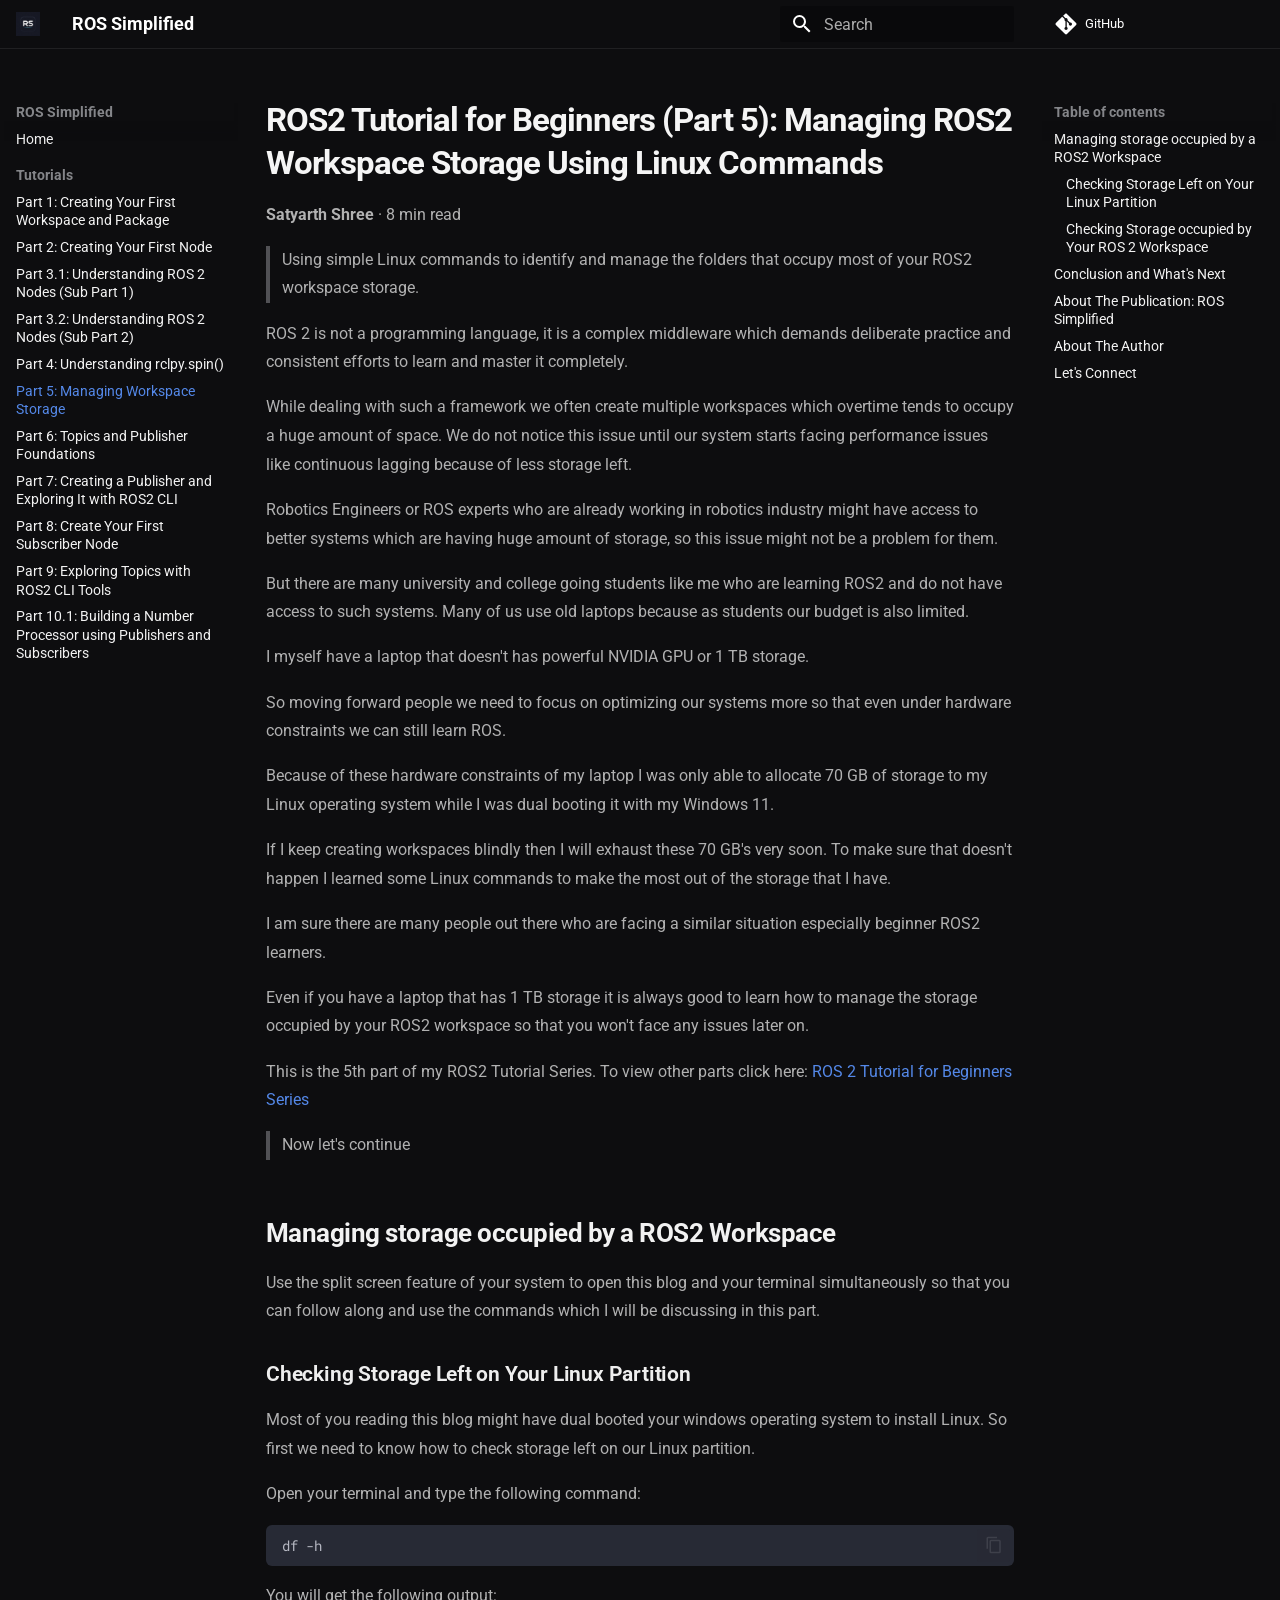
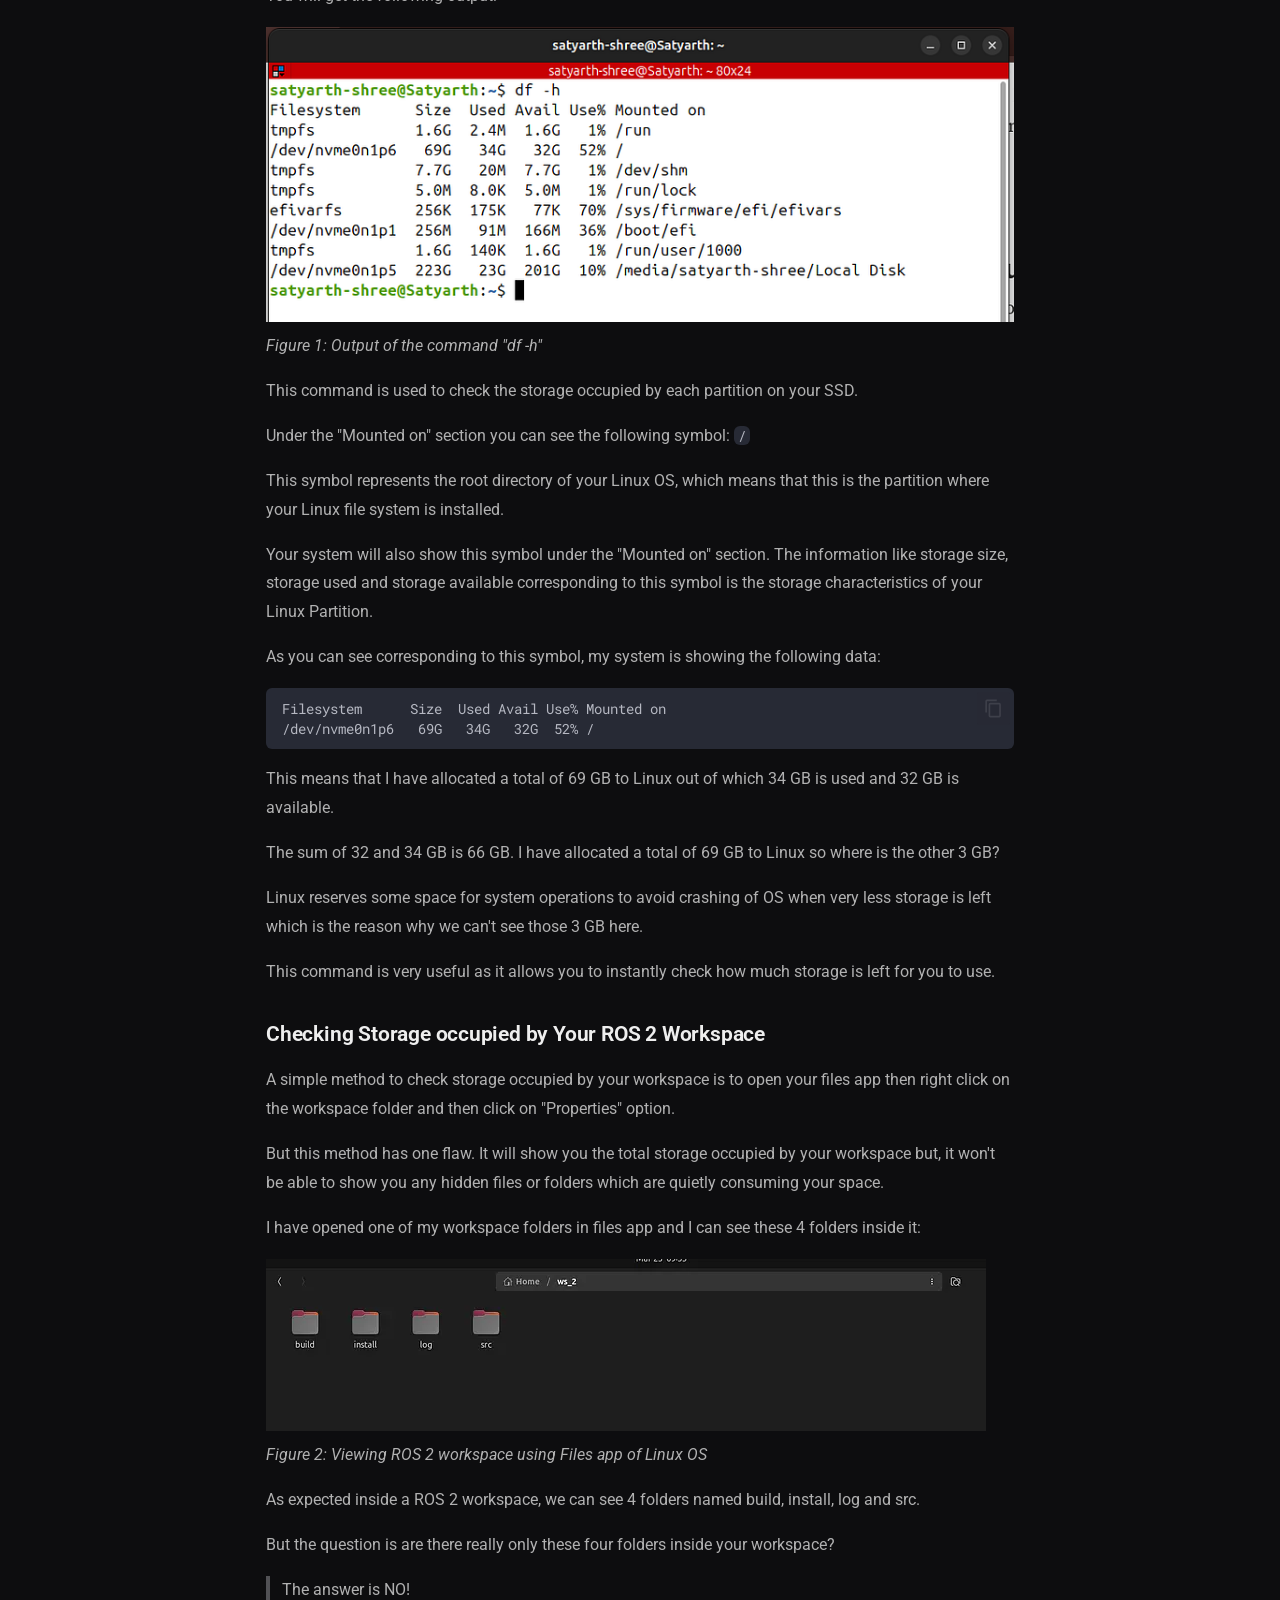
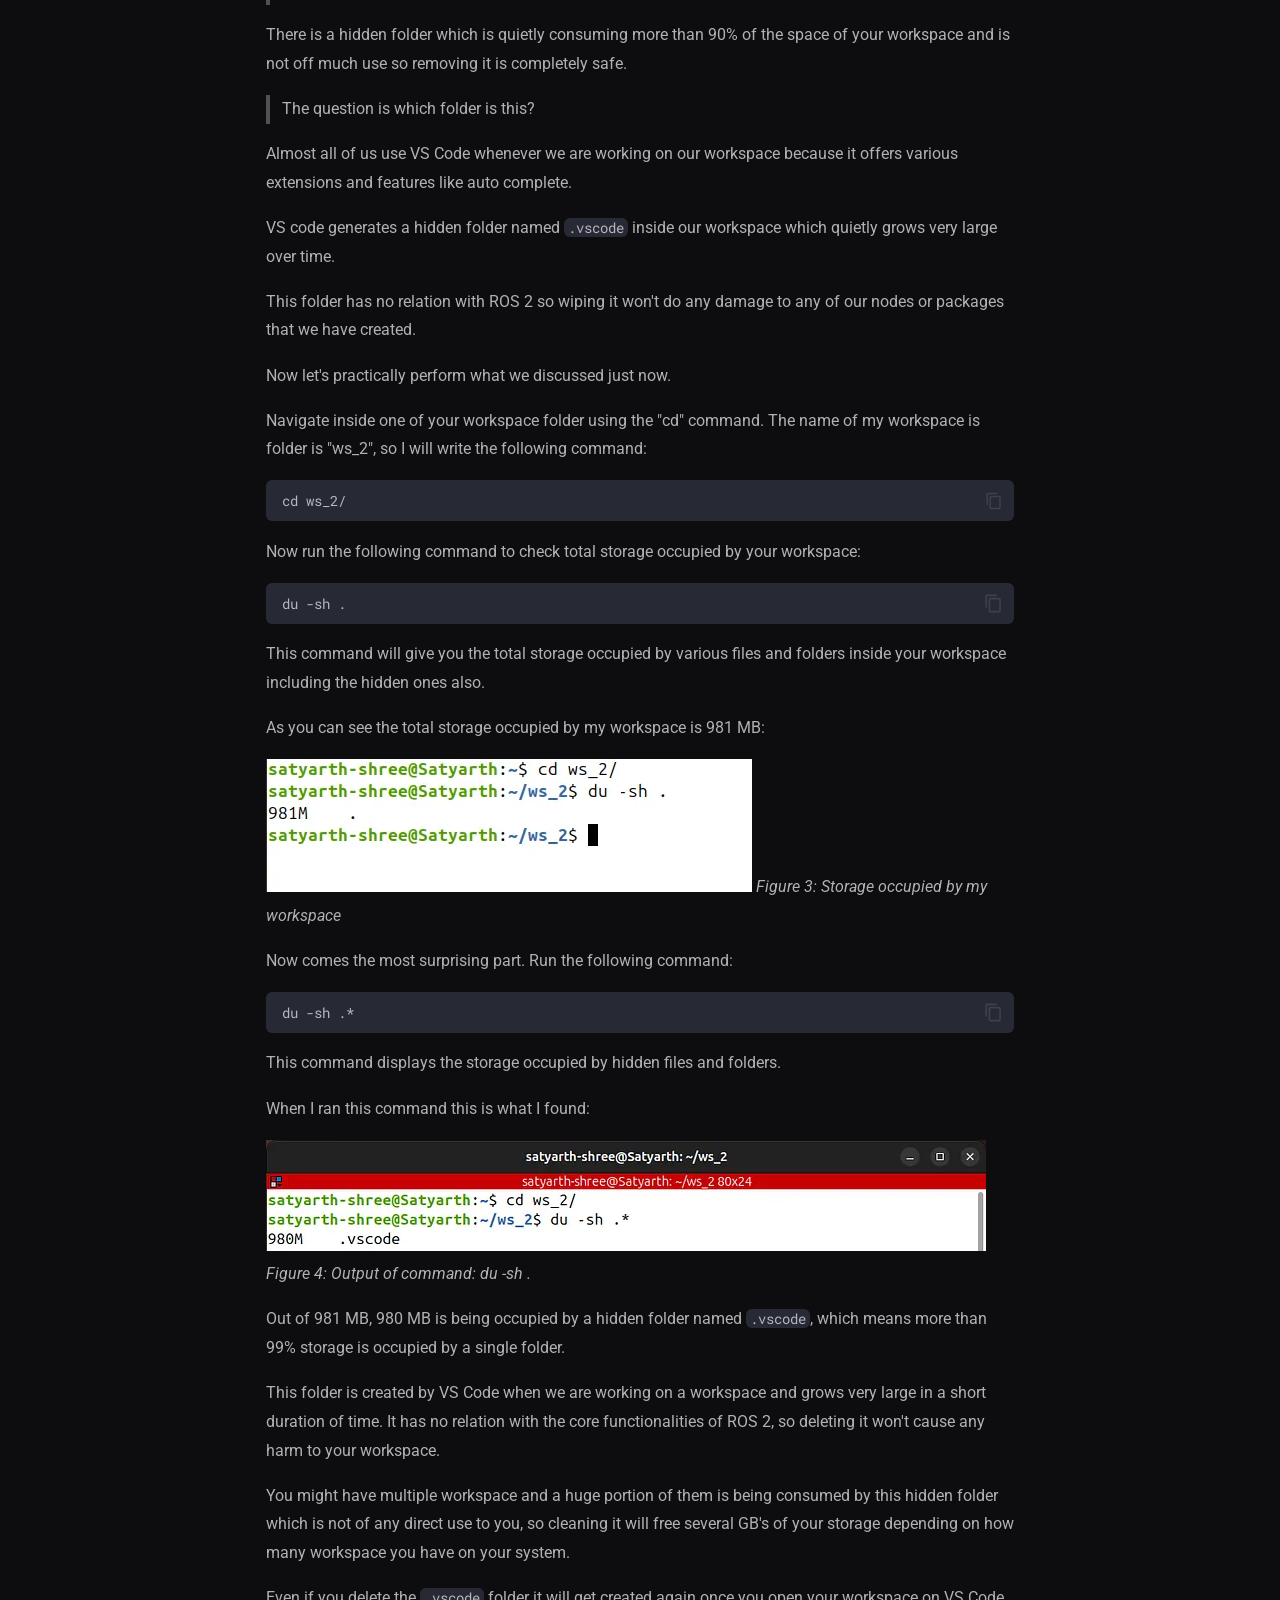
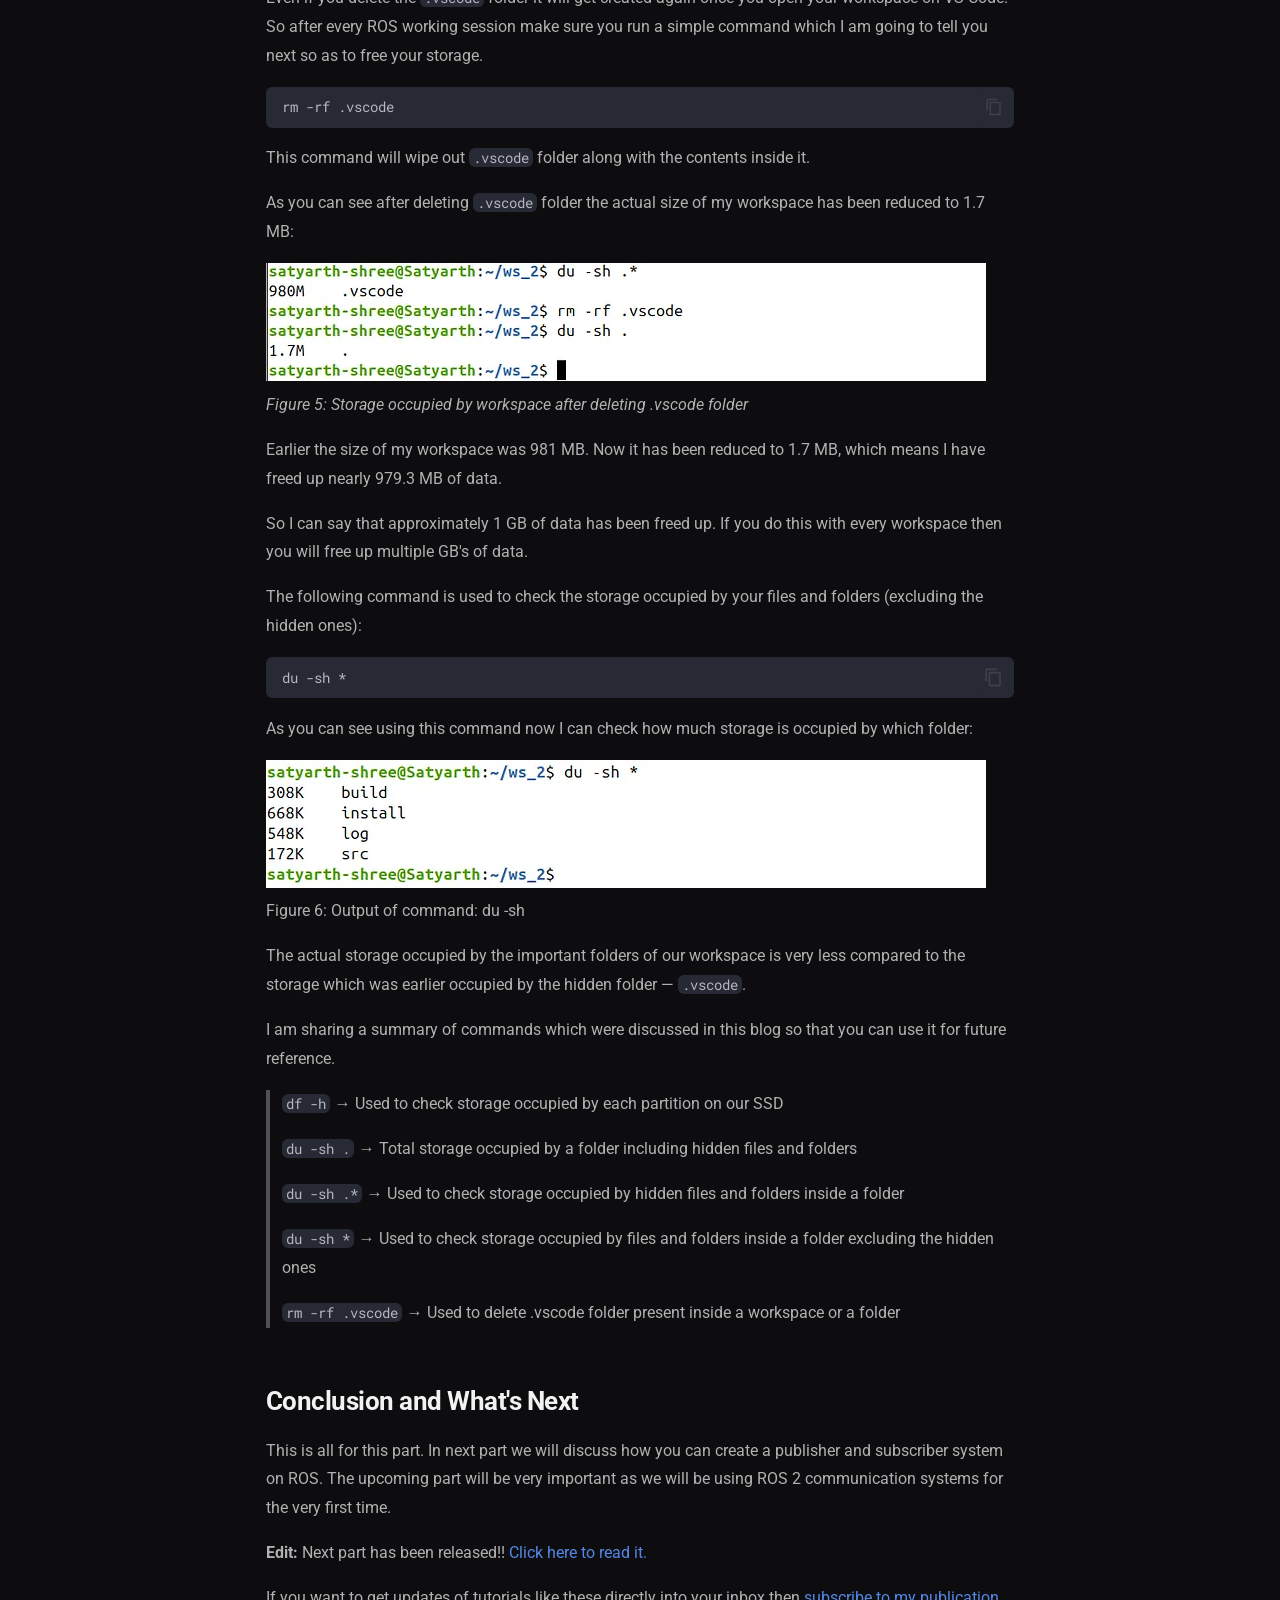
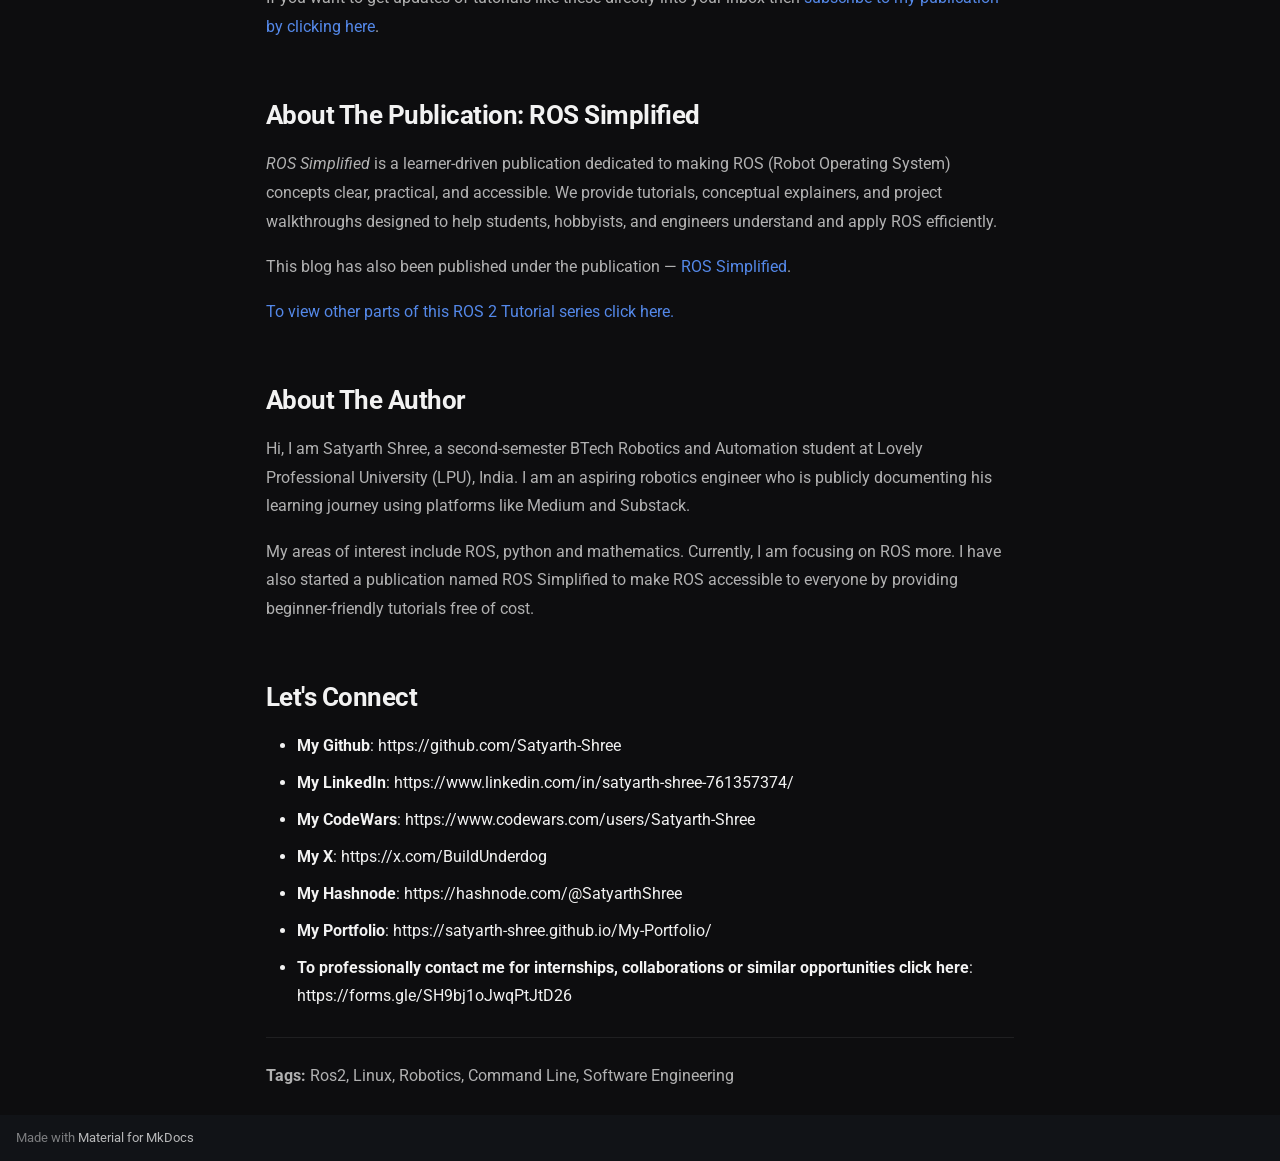
<file: Tutorials/part-5-manage-your-ROS-2-workspace-using-linux-commands/index.html>
<!doctype html>
<html lang="en" class="no-js">
  <head>
    
      <meta charset="utf-8">
      <meta name="viewport" content="width=device-width,initial-scale=1">
      
        <meta name="description" content="Beginner-friendly ROS 2 tutorials from ROS Simplified">
      
      
      
        <link rel="canonical" href="https://docs.satyarthshree.com/Tutorials/part-5-manage-your-ROS-2-workspace-using-linux-commands/">
      
      
        <link rel="prev" href="../part-4-understanding-rclpy.spin/">
      
      
        <link rel="next" href="../part-6-topics-and-publisher-foundations/">
      
      
        
      
      
      <link rel="icon" href="../../assets/ROS_Simplified_Logo.png">
      <meta name="generator" content="mkdocs-1.6.1, mkdocs-material-9.7.6">
    
    
      
        <title>Part 5: Managing Workspace Storage - ROS Simplified</title>
      
    
    
      <link rel="stylesheet" href="../../assets/stylesheets/main.484c7ddc.min.css">
      
        
        <link rel="stylesheet" href="../../assets/stylesheets/palette.ab4e12ef.min.css">
      
      


    
    
      
    
    
      
        
        
        <link rel="preconnect" href="https://fonts.gstatic.com" crossorigin>
        <link rel="stylesheet" href="https://fonts.googleapis.com/css?family=Roboto:300,300i,400,400i,700,700i%7CRoboto+Mono:400,400i,700,700i&display=fallback">
        <style>:root{--md-text-font:"Roboto";--md-code-font:"Roboto Mono"}</style>
      
    
    
      <link rel="stylesheet" href="../../stylesheets/style.css">
    
    <script>__md_scope=new URL("../..",location),__md_hash=e=>[...e].reduce(((e,_)=>(e<<5)-e+_.charCodeAt(0)),0),__md_get=(e,_=localStorage,t=__md_scope)=>JSON.parse(_.getItem(t.pathname+"."+e)),__md_set=(e,_,t=localStorage,a=__md_scope)=>{try{t.setItem(a.pathname+"."+e,JSON.stringify(_))}catch(e){}}</script>
    
      

    
    
  </head>
  
  
    
    
    
    
    
    <body dir="ltr" data-md-color-scheme="slate" data-md-color-primary="indigo" data-md-color-accent="indigo">
  
    
    <input class="md-toggle" data-md-toggle="drawer" type="checkbox" id="__drawer" autocomplete="off">
    <input class="md-toggle" data-md-toggle="search" type="checkbox" id="__search" autocomplete="off">
    <label class="md-overlay" for="__drawer"></label>
    <div data-md-component="skip">
      
        
        <a href="#ros2-tutorial-for-beginners-part-5-managing-ros2-workspace-storage-using-linux-commands" class="md-skip">
          Skip to content
        </a>
      
    </div>
    <div data-md-component="announce">
      
    </div>
    
    
      

  

<header class="md-header md-header--shadow" data-md-component="header">
  <nav class="md-header__inner md-grid" aria-label="Header">
    <a href="../.." title="ROS Simplified" class="md-header__button md-logo" aria-label="ROS Simplified" data-md-component="logo">
      
  <img src="../../assets/ROS_Simplified_Logo.png" alt="logo">

    </a>
    <label class="md-header__button md-icon" for="__drawer">
      
      <svg xmlns="http://www.w3.org/2000/svg" viewBox="0 0 24 24"><path d="M3 6h18v2H3zm0 5h18v2H3zm0 5h18v2H3z"/></svg>
    </label>
    <div class="md-header__title" data-md-component="header-title">
      <div class="md-header__ellipsis">
        <div class="md-header__topic">
          <span class="md-ellipsis">
            ROS Simplified
          </span>
        </div>
        <div class="md-header__topic" data-md-component="header-topic">
          <span class="md-ellipsis">
            
              Part 5: Managing Workspace Storage
            
          </span>
        </div>
      </div>
    </div>
    
      
    
    
    
    
      
      
        <label class="md-header__button md-icon" for="__search">
          
          <svg xmlns="http://www.w3.org/2000/svg" viewBox="0 0 24 24"><path d="M9.5 3A6.5 6.5 0 0 1 16 9.5c0 1.61-.59 3.09-1.56 4.23l.27.27h.79l5 5-1.5 1.5-5-5v-.79l-.27-.27A6.52 6.52 0 0 1 9.5 16 6.5 6.5 0 0 1 3 9.5 6.5 6.5 0 0 1 9.5 3m0 2C7 5 5 7 5 9.5S7 14 9.5 14 14 12 14 9.5 12 5 9.5 5"/></svg>
        </label>
        <div class="md-search" data-md-component="search" role="dialog">
  <label class="md-search__overlay" for="__search"></label>
  <div class="md-search__inner" role="search">
    <form class="md-search__form" name="search">
      <input type="text" class="md-search__input" name="query" aria-label="Search" placeholder="Search" autocapitalize="off" autocorrect="off" autocomplete="off" spellcheck="false" data-md-component="search-query" required>
      <label class="md-search__icon md-icon" for="__search">
        
        <svg xmlns="http://www.w3.org/2000/svg" viewBox="0 0 24 24"><path d="M9.5 3A6.5 6.5 0 0 1 16 9.5c0 1.61-.59 3.09-1.56 4.23l.27.27h.79l5 5-1.5 1.5-5-5v-.79l-.27-.27A6.52 6.52 0 0 1 9.5 16 6.5 6.5 0 0 1 3 9.5 6.5 6.5 0 0 1 9.5 3m0 2C7 5 5 7 5 9.5S7 14 9.5 14 14 12 14 9.5 12 5 9.5 5"/></svg>
        
        <svg xmlns="http://www.w3.org/2000/svg" viewBox="0 0 24 24"><path d="M20 11v2H8l5.5 5.5-1.42 1.42L4.16 12l7.92-7.92L13.5 5.5 8 11z"/></svg>
      </label>
      <nav class="md-search__options" aria-label="Search">
        
        <button type="reset" class="md-search__icon md-icon" title="Clear" aria-label="Clear" tabindex="-1">
          
          <svg xmlns="http://www.w3.org/2000/svg" viewBox="0 0 24 24"><path d="M19 6.41 17.59 5 12 10.59 6.41 5 5 6.41 10.59 12 5 17.59 6.41 19 12 13.41 17.59 19 19 17.59 13.41 12z"/></svg>
        </button>
      </nav>
      
        <div class="md-search__suggest" data-md-component="search-suggest"></div>
      
    </form>
    <div class="md-search__output">
      <div class="md-search__scrollwrap" tabindex="0" data-md-scrollfix>
        <div class="md-search-result" data-md-component="search-result">
          <div class="md-search-result__meta">
            Initializing search
          </div>
          <ol class="md-search-result__list" role="presentation"></ol>
        </div>
      </div>
    </div>
  </div>
</div>
      
    
    
      <div class="md-header__source">
        <a href="https://github.com/Satyarth-Shree/ros2-guides.git" title="Go to repository" class="md-source" data-md-component="source">
  <div class="md-source__icon md-icon">
    
    <svg xmlns="http://www.w3.org/2000/svg" viewBox="0 0 448 512"><!--! Font Awesome Free 7.1.0 by @fontawesome - https://fontawesome.com License - https://fontawesome.com/license/free (Icons: CC BY 4.0, Fonts: SIL OFL 1.1, Code: MIT License) Copyright 2025 Fonticons, Inc.--><path d="M439.6 236.1 244 40.5c-5.4-5.5-12.8-8.5-20.4-8.5s-15 3-20.4 8.4L162.5 81l51.5 51.5c27.1-9.1 52.7 16.8 43.4 43.7l49.7 49.7c34.2-11.8 61.2 31 35.5 56.7-26.5 26.5-70.2-2.9-56-37.3L240.3 199v121.9c25.3 12.5 22.3 41.8 9.1 55-6.4 6.4-15.2 10.1-24.3 10.1s-17.8-3.6-24.3-10.1c-17.6-17.6-11.1-46.9 11.2-56v-123c-20.8-8.5-24.6-30.7-18.6-45L142.6 101 8.5 235.1C3 240.6 0 247.9 0 255.5s3 15 8.5 20.4l195.6 195.7c5.4 5.4 12.7 8.4 20.4 8.4s15-3 20.4-8.4l194.7-194.7c5.4-5.4 8.4-12.8 8.4-20.4s-3-15-8.4-20.4"/></svg>
  </div>
  <div class="md-source__repository">
    GitHub
  </div>
</a>
      </div>
    
  </nav>
  
</header>
    
    <div class="md-container" data-md-component="container">
      
      
        
          
        
      
      <main class="md-main" data-md-component="main">
        <div class="md-main__inner md-grid">
          
            
              
              <div class="md-sidebar md-sidebar--primary" data-md-component="sidebar" data-md-type="navigation" >
                <div class="md-sidebar__scrollwrap">
                  <div class="md-sidebar__inner">
                    



<nav class="md-nav md-nav--primary" aria-label="Navigation" data-md-level="0">
  <label class="md-nav__title" for="__drawer">
    <a href="../.." title="ROS Simplified" class="md-nav__button md-logo" aria-label="ROS Simplified" data-md-component="logo">
      
  <img src="../../assets/ROS_Simplified_Logo.png" alt="logo">

    </a>
    ROS Simplified
  </label>
  
    <div class="md-nav__source">
      <a href="https://github.com/Satyarth-Shree/ros2-guides.git" title="Go to repository" class="md-source" data-md-component="source">
  <div class="md-source__icon md-icon">
    
    <svg xmlns="http://www.w3.org/2000/svg" viewBox="0 0 448 512"><!--! Font Awesome Free 7.1.0 by @fontawesome - https://fontawesome.com License - https://fontawesome.com/license/free (Icons: CC BY 4.0, Fonts: SIL OFL 1.1, Code: MIT License) Copyright 2025 Fonticons, Inc.--><path d="M439.6 236.1 244 40.5c-5.4-5.5-12.8-8.5-20.4-8.5s-15 3-20.4 8.4L162.5 81l51.5 51.5c27.1-9.1 52.7 16.8 43.4 43.7l49.7 49.7c34.2-11.8 61.2 31 35.5 56.7-26.5 26.5-70.2-2.9-56-37.3L240.3 199v121.9c25.3 12.5 22.3 41.8 9.1 55-6.4 6.4-15.2 10.1-24.3 10.1s-17.8-3.6-24.3-10.1c-17.6-17.6-11.1-46.9 11.2-56v-123c-20.8-8.5-24.6-30.7-18.6-45L142.6 101 8.5 235.1C3 240.6 0 247.9 0 255.5s3 15 8.5 20.4l195.6 195.7c5.4 5.4 12.7 8.4 20.4 8.4s15-3 20.4-8.4l194.7-194.7c5.4-5.4 8.4-12.8 8.4-20.4s-3-15-8.4-20.4"/></svg>
  </div>
  <div class="md-source__repository">
    GitHub
  </div>
</a>
    </div>
  
  <ul class="md-nav__list" data-md-scrollfix>
    
      
      
  
  
  
  
    <li class="md-nav__item">
      <a href="../.." class="md-nav__link">
        
  
  
  <span class="md-ellipsis">
    
  
    Home
  

    
  </span>
  
  

      </a>
    </li>
  

    
      
      
  
  
    
  
  
  
    
    
    
    
      
        
        
      
    
    
    <li class="md-nav__item md-nav__item--active md-nav__item--section md-nav__item--nested">
      
        
        
        <input class="md-nav__toggle md-toggle " type="checkbox" id="__nav_2" checked>
        
          
          <label class="md-nav__link" for="__nav_2" id="__nav_2_label" tabindex="">
            
  
  
  <span class="md-ellipsis">
    
  
    Tutorials
  

    
  </span>
  
  

            <span class="md-nav__icon md-icon"></span>
          </label>
        
        <nav class="md-nav" data-md-level="1" aria-labelledby="__nav_2_label" aria-expanded="true">
          <label class="md-nav__title" for="__nav_2">
            <span class="md-nav__icon md-icon"></span>
            
  
    Tutorials
  

          </label>
          <ul class="md-nav__list" data-md-scrollfix>
            
              
                
  
  
  
  
    <li class="md-nav__item">
      <a href="../part-1-create-your-first-workspace-and-package/" class="md-nav__link">
        
  
  
  <span class="md-ellipsis">
    
  
    Part 1: Creating Your First Workspace and Package
  

    
  </span>
  
  

      </a>
    </li>
  

              
            
              
                
  
  
  
  
    <li class="md-nav__item">
      <a href="../part-2-creating-your-first-node/" class="md-nav__link">
        
  
  
  <span class="md-ellipsis">
    
  
    Part 2: Creating Your First Node
  

    
  </span>
  
  

      </a>
    </li>
  

              
            
              
                
  
  
  
  
    <li class="md-nav__item">
      <a href="../part-3-sub-part-1-understanding-ros-2-nodes/" class="md-nav__link">
        
  
  
  <span class="md-ellipsis">
    
  
    Part 3.1: Understanding ROS 2 Nodes (Sub Part 1)
  

    
  </span>
  
  

      </a>
    </li>
  

              
            
              
                
  
  
  
  
    <li class="md-nav__item">
      <a href="../part-3-sub-part-2/" class="md-nav__link">
        
  
  
  <span class="md-ellipsis">
    
  
    Part 3.2: Understanding ROS 2 Nodes (Sub Part 2)
  

    
  </span>
  
  

      </a>
    </li>
  

              
            
              
                
  
  
  
  
    <li class="md-nav__item">
      <a href="../part-4-understanding-rclpy.spin/" class="md-nav__link">
        
  
  
  <span class="md-ellipsis">
    
  
    Part 4: Understanding rclpy.spin()
  

    
  </span>
  
  

      </a>
    </li>
  

              
            
              
                
  
  
    
  
  
  
    <li class="md-nav__item md-nav__item--active">
      
      <input class="md-nav__toggle md-toggle" type="checkbox" id="__toc">
      
      
        
      
      
        <label class="md-nav__link md-nav__link--active" for="__toc">
          
  
  
  <span class="md-ellipsis">
    
  
    Part 5: Managing Workspace Storage
  

    
  </span>
  
  

          <span class="md-nav__icon md-icon"></span>
        </label>
      
      <a href="./" class="md-nav__link md-nav__link--active">
        
  
  
  <span class="md-ellipsis">
    
  
    Part 5: Managing Workspace Storage
  

    
  </span>
  
  

      </a>
      
        

<nav class="md-nav md-nav--secondary" aria-label="Table of contents">
  
  
  
    
  
  
    <label class="md-nav__title" for="__toc">
      <span class="md-nav__icon md-icon"></span>
      Table of contents
    </label>
    <ul class="md-nav__list" data-md-component="toc" data-md-scrollfix>
      
        <li class="md-nav__item">
  <a href="#managing-storage-occupied-by-a-ros2-workspace" class="md-nav__link">
    <span class="md-ellipsis">
      
        Managing storage occupied by a ROS2 Workspace
      
    </span>
  </a>
  
    <nav class="md-nav" aria-label="Managing storage occupied by a ROS2 Workspace">
      <ul class="md-nav__list">
        
          <li class="md-nav__item">
  <a href="#checking-storage-left-on-your-linux-partition" class="md-nav__link">
    <span class="md-ellipsis">
      
        Checking Storage Left on Your Linux Partition
      
    </span>
  </a>
  
</li>
        
          <li class="md-nav__item">
  <a href="#checking-storage-occupied-by-your-ros-2-workspace" class="md-nav__link">
    <span class="md-ellipsis">
      
        Checking Storage occupied by Your ROS 2 Workspace
      
    </span>
  </a>
  
</li>
        
      </ul>
    </nav>
  
</li>
      
        <li class="md-nav__item">
  <a href="#conclusion-and-whats-next" class="md-nav__link">
    <span class="md-ellipsis">
      
        Conclusion and What's Next
      
    </span>
  </a>
  
</li>
      
        <li class="md-nav__item">
  <a href="#about-the-publication-ros-simplified" class="md-nav__link">
    <span class="md-ellipsis">
      
        About The Publication: ROS Simplified
      
    </span>
  </a>
  
</li>
      
        <li class="md-nav__item">
  <a href="#about-the-author" class="md-nav__link">
    <span class="md-ellipsis">
      
        About The Author
      
    </span>
  </a>
  
</li>
      
        <li class="md-nav__item">
  <a href="#lets-connect" class="md-nav__link">
    <span class="md-ellipsis">
      
        Let's Connect
      
    </span>
  </a>
  
</li>
      
    </ul>
  
</nav>
      
    </li>
  

              
            
              
                
  
  
  
  
    <li class="md-nav__item">
      <a href="../part-6-topics-and-publisher-foundations/" class="md-nav__link">
        
  
  
  <span class="md-ellipsis">
    
  
    Part 6: Topics and Publisher Foundations
  

    
  </span>
  
  

      </a>
    </li>
  

              
            
              
                
  
  
  
  
    <li class="md-nav__item">
      <a href="../part-7-creating-a-publisher-and-exploring-it-with-ros2-cli/" class="md-nav__link">
        
  
  
  <span class="md-ellipsis">
    
  
    Part 7: Creating a Publisher and Exploring It with ROS2 CLI
  

    
  </span>
  
  

      </a>
    </li>
  

              
            
              
                
  
  
  
  
    <li class="md-nav__item">
      <a href="../part-8-create-your-first-subscriber-node-in-python/" class="md-nav__link">
        
  
  
  <span class="md-ellipsis">
    
  
    Part 8: Create Your First Subscriber Node
  

    
  </span>
  
  

      </a>
    </li>
  

              
            
              
                
  
  
  
  
    <li class="md-nav__item">
      <a href="../part-9-Exploring-Topics-with-ros2-command-line-tools/" class="md-nav__link">
        
  
  
  <span class="md-ellipsis">
    
  
    Part 9: Exploring Topics with ROS2 CLI Tools
  

    
  </span>
  
  

      </a>
    </li>
  

              
            
              
                
  
  
  
  
    <li class="md-nav__item">
      <a href="../part-10-sub-part-1-building-a-number-processor/" class="md-nav__link">
        
  
  
  <span class="md-ellipsis">
    
  
    Part 10.1: Building a Number Processor using Publishers and Subscribers
  

    
  </span>
  
  

      </a>
    </li>
  

              
            
          </ul>
        </nav>
      
    </li>
  

    
  </ul>
</nav>
                  </div>
                </div>
              </div>
            
            
              
              <div class="md-sidebar md-sidebar--secondary" data-md-component="sidebar" data-md-type="toc" >
                <div class="md-sidebar__scrollwrap">
                  <div class="md-sidebar__inner">
                    

<nav class="md-nav md-nav--secondary" aria-label="Table of contents">
  
  
  
    
  
  
    <label class="md-nav__title" for="__toc">
      <span class="md-nav__icon md-icon"></span>
      Table of contents
    </label>
    <ul class="md-nav__list" data-md-component="toc" data-md-scrollfix>
      
        <li class="md-nav__item">
  <a href="#managing-storage-occupied-by-a-ros2-workspace" class="md-nav__link">
    <span class="md-ellipsis">
      
        Managing storage occupied by a ROS2 Workspace
      
    </span>
  </a>
  
    <nav class="md-nav" aria-label="Managing storage occupied by a ROS2 Workspace">
      <ul class="md-nav__list">
        
          <li class="md-nav__item">
  <a href="#checking-storage-left-on-your-linux-partition" class="md-nav__link">
    <span class="md-ellipsis">
      
        Checking Storage Left on Your Linux Partition
      
    </span>
  </a>
  
</li>
        
          <li class="md-nav__item">
  <a href="#checking-storage-occupied-by-your-ros-2-workspace" class="md-nav__link">
    <span class="md-ellipsis">
      
        Checking Storage occupied by Your ROS 2 Workspace
      
    </span>
  </a>
  
</li>
        
      </ul>
    </nav>
  
</li>
      
        <li class="md-nav__item">
  <a href="#conclusion-and-whats-next" class="md-nav__link">
    <span class="md-ellipsis">
      
        Conclusion and What's Next
      
    </span>
  </a>
  
</li>
      
        <li class="md-nav__item">
  <a href="#about-the-publication-ros-simplified" class="md-nav__link">
    <span class="md-ellipsis">
      
        About The Publication: ROS Simplified
      
    </span>
  </a>
  
</li>
      
        <li class="md-nav__item">
  <a href="#about-the-author" class="md-nav__link">
    <span class="md-ellipsis">
      
        About The Author
      
    </span>
  </a>
  
</li>
      
        <li class="md-nav__item">
  <a href="#lets-connect" class="md-nav__link">
    <span class="md-ellipsis">
      
        Let's Connect
      
    </span>
  </a>
  
</li>
      
    </ul>
  
</nav>
                  </div>
                </div>
              </div>
            
          
          
            <div class="md-content" data-md-component="content">
              
              <article class="md-content__inner md-typeset">
                
                  


  
  


<h1 id="ros2-tutorial-for-beginners-part-5-managing-ros2-workspace-storage-using-linux-commands">ROS2 Tutorial for Beginners (Part 5): Managing ROS2 Workspace Storage Using Linux Commands<a class="headerlink" href="#ros2-tutorial-for-beginners-part-5-managing-ros2-workspace-storage-using-linux-commands" title="Permanent link">&para;</a></h1>
<p><strong>Satyarth Shree</strong> · 8 min read</p>
<blockquote>
<p>Using simple Linux commands to identify and manage the folders that occupy most of your ROS2 workspace storage.</p>
</blockquote>
<p>ROS 2 is not a programming language, it is a complex middleware which demands deliberate practice and consistent efforts to learn and master it completely.</p>
<p>While dealing with such a framework we often create multiple workspaces which overtime tends to occupy a huge amount of space. We do not notice this issue until our system starts facing performance issues like continuous lagging because of less storage left.</p>
<p>Robotics Engineers or ROS experts who are already working in robotics industry might have access to better systems which are having huge amount of storage, so this issue might not be a problem for them.</p>
<p>But there are many university and college going students like me who are learning ROS2 and do not have access to such systems. Many of us use old laptops because as students our budget is also limited.</p>
<p>I myself have a laptop that doesn't has powerful NVIDIA GPU or 1 TB storage.</p>
<p>So moving forward people we need to focus on optimizing our systems more so that even under hardware constraints we can still learn ROS.</p>
<p>Because of these hardware constraints of my laptop I was only able to allocate 70 GB of storage to my Linux operating system while I was dual booting it with my Windows 11.</p>
<p>If I keep creating workspaces blindly then I will exhaust these 70 GB's very soon. To make sure that doesn't happen I learned some Linux commands to make the most out of the storage that I have.</p>
<p>I am sure there are many people out there who are facing a similar situation especially beginner ROS2 learners.</p>
<p>Even if you have a laptop that has 1 TB storage it is always good to learn how to manage the storage occupied by your ROS2 workspace so that you won't face any issues later on.</p>
<p>This is the 5th part of my ROS2 Tutorial Series. To view other parts click here: <a href="https://rossimplified.substack.com/p/get-started-with-ros-2-a-beginner">ROS 2 Tutorial for Beginners Series</a></p>
<blockquote>
<p>Now let's continue</p>
</blockquote>
<h2 id="managing-storage-occupied-by-a-ros2-workspace">Managing storage occupied by a ROS2 Workspace<a class="headerlink" href="#managing-storage-occupied-by-a-ros2-workspace" title="Permanent link">&para;</a></h2>
<p>Use the split screen feature of your system to open this blog and your terminal simultaneously so that you can follow along and use the commands which I will be discussing in this part.</p>
<h3 id="checking-storage-left-on-your-linux-partition">Checking Storage Left on Your Linux Partition<a class="headerlink" href="#checking-storage-left-on-your-linux-partition" title="Permanent link">&para;</a></h3>
<p>Most of you reading this blog might have dual booted your windows operating system to install Linux. So first we need to know how to check storage left on our Linux partition.</p>
<p>Open your terminal and type the following command:</p>
<div class="codehilite"><pre><span></span><code>df<span class="w"> </span>-h
</code></pre></div>

<p>You will get the following output:</p>
<p><img alt="Output of the command &quot;df -h&quot; showing partition sizes" src="../../Images/part_5/Image_1.png" /> 
<em>Figure 1: Output of the command "df -h"</em></p>
<p>This command is used to check the storage occupied by each partition on your SSD.</p>
<p>Under the "Mounted on" section you can see the following symbol: <code>/</code></p>
<p>This symbol represents the root directory of your Linux OS, which means that this is the partition where your Linux file system is installed.</p>
<p>Your system will also show this symbol under the "Mounted on" section. The information like storage size, storage used and storage available corresponding to this symbol is the storage characteristics of your Linux Partition.</p>
<p>As you can see corresponding to this symbol, my system is showing the following data:</p>
<div class="codehilite"><pre><span></span><code>Filesystem      Size  Used Avail Use% Mounted on
/dev/nvme0n1p6   69G   34G   32G  52% /
</code></pre></div>

<p>This means that I have allocated a total of 69 GB to Linux out of which 34 GB is used and 32 GB is available.</p>
<p>The sum of 32 and 34 GB is 66 GB. I have allocated a total of 69 GB to Linux so where is the other 3 GB?</p>
<p>Linux reserves some space for system operations to avoid crashing of OS when very less storage is left which is the reason why we can't see those 3 GB here.</p>
<p>This command is very useful as it allows you to instantly check how much storage is left for you to use.</p>
<h3 id="checking-storage-occupied-by-your-ros-2-workspace">Checking Storage occupied by Your ROS 2 Workspace<a class="headerlink" href="#checking-storage-occupied-by-your-ros-2-workspace" title="Permanent link">&para;</a></h3>
<p>A simple method to check storage occupied by your workspace is to open your files app then right click on the workspace folder and then click on "Properties" option.</p>
<p>But this method has one flaw. It will show you the total storage occupied by your workspace but, it won't be able to show you any hidden files or folders which are quietly consuming your space.</p>
<p>I have opened one of my workspace folders in files app and I can see these 4 folders inside it:</p>
<p><img alt="Viewing ROS 2 workspace folders in the Linux Files app" src="../../Images/part_5/Image_2.png" /> 
<em>Figure 2: Viewing ROS 2 workspace using Files app of Linux OS</em></p>
<p>As expected inside a ROS 2 workspace, we can see 4 folders named build, install, log and src.</p>
<p>But the question is are there really only these four folders inside your workspace?</p>
<blockquote>
<p>The answer is NO!</p>
</blockquote>
<p>There is a hidden folder which is quietly consuming more than 90% of the space of your workspace and is not off much use so removing it is completely safe.</p>
<blockquote>
<p>The question is which folder is this?</p>
</blockquote>
<p>Almost all of us use VS Code whenever we are working on our workspace because it offers various extensions and features like auto complete.</p>
<p>VS code generates a hidden folder named <code>.vscode</code> inside our workspace which quietly grows very large over time.</p>
<p>This folder has no relation with ROS 2 so wiping it won't do any damage to any of our nodes or packages that we have created.</p>
<p>Now let's practically perform what we discussed just now.</p>
<p>Navigate inside one of your workspace folder using the "cd" command. The name of my workspace is folder is "ws_2", so I will write the following command:</p>
<div class="codehilite"><pre><span></span><code><span class="nb">cd</span><span class="w"> </span>ws_2/
</code></pre></div>

<p>Now run the following command to check total storage occupied by your workspace:</p>
<div class="codehilite"><pre><span></span><code>du<span class="w"> </span>-sh<span class="w"> </span>.
</code></pre></div>

<p>This command will give you the total storage occupied by various files and folders inside your workspace including the hidden ones also.</p>
<p>As you can see the total storage occupied by my workspace is 981 MB:</p>
<p><img alt="Total storage occupied by the workspace, shown as 981 MB|460" src="../../Images/part_5/Image_3.png" /> 
<em>Figure 3: Storage occupied by my workspace</em></p>
<p>Now comes the most surprising part. Run the following command:</p>
<div class="codehilite"><pre><span></span><code>du<span class="w"> </span>-sh<span class="w"> </span>.*
</code></pre></div>

<p>This command displays the storage occupied by hidden files and folders.</p>
<p>When I ran this command this is what I found:</p>
<p><img alt="Output of &quot;du -sh .*&quot; showing the .vscode folder consuming almost all the space of the workspace" src="../../Images/part_5/Image_4.png" />
<em>Figure 4: Output of command: du -sh .</em></p>
<p>Out of 981 MB, 980 MB is being occupied by a hidden folder named <code>.vscode</code>, which means more than 99% storage is occupied by a single folder.</p>
<p>This folder is created by VS Code when we are working on a workspace and grows very large in a short duration of time. It has no relation with the core functionalities of ROS 2, so deleting it won't cause any harm to your workspace.</p>
<p>You might have multiple workspace and a huge portion of them is being consumed by this hidden folder which is not of any direct use to you, so cleaning it will free several GB's of your storage depending on how many workspace you have on your system.</p>
<p>Even if you delete the <code>.vscode</code> folder it will get created again once you open your workspace on VS Code. So after every ROS working session make sure you run a simple command which I am going to tell you next so as to free your storage.</p>
<div class="codehilite"><pre><span></span><code>rm<span class="w"> </span>-rf<span class="w"> </span>.vscode
</code></pre></div>

<p>This command will wipe out <code>.vscode</code> folder along with the contents inside it.</p>
<p>As you can see after deleting <code>.vscode</code> folder the actual size of my workspace has been reduced to 1.7 MB:</p>
<p><img alt="Workspace storage reduced to 1.7 MB after deleting .vscode|468" src="../../Images/part_5/Image_5.png" /> 
<em>Figure 5: Storage occupied by workspace after deleting .vscode folder</em></p>
<p>Earlier the size of my workspace was 981 MB. Now it has been reduced to 1.7 MB, which means I have freed up nearly 979.3 MB of data.</p>
<p>So I can say that approximately 1 GB of data has been freed up. If you do this with every workspace then you will free up multiple GB's of data.</p>
<p>The following command is used to check the storage occupied by your files and folders (excluding the hidden ones):</p>
<div class="codehilite"><pre><span></span><code>du<span class="w"> </span>-sh<span class="w"> </span>*
</code></pre></div>

<p>As you can see using this command now I can check how much storage is occupied by which folder:</p>
<p><img alt="Output of &quot;du -sh *&quot; showing storage per top-level folder" src="../../Images/part_5/Image_6.png" /> 
Figure 6: Output of command: du -sh</p>
<p>The actual storage occupied by the important folders of our workspace is very less compared to the storage which was earlier occupied by the hidden folder — <code>.vscode</code>.</p>
<p>I am sharing a summary of commands which were discussed in this blog so that you can use it for future reference.</p>
<blockquote>
<p><code>df -h</code> → Used to check storage occupied by each partition on our SSD</p>
<p><code>du -sh .</code> → Total storage occupied by a folder including hidden files and folders</p>
<p><code>du -sh .*</code> → Used to check storage occupied by hidden files and folders inside a folder</p>
<p><code>du -sh *</code> → Used to check storage occupied by files and folders inside a folder excluding the hidden ones</p>
<p><code>rm -rf .vscode</code> → Used to delete .vscode folder present inside a workspace or a folder</p>
</blockquote>
<h2 id="conclusion-and-whats-next">Conclusion and What's Next<a class="headerlink" href="#conclusion-and-whats-next" title="Permanent link">&para;</a></h2>
<p>This is all for this part. In next part we will discuss how you can create a publisher and subscriber system on ROS. The upcoming part will be very important as we will be using ROS 2 communication systems for the very first time.</p>
<p><strong>Edit:</strong> Next part has been released!! <a href="https://medium.com/@satyarthshree45/ros-2-tutorial-for-beginners-part-6-topics-and-publisher-foundations-09b493c64bce">Click here to read it.</a></p>
<p>If you want to get updates of tutorials like these directly into your inbox then <a href="http://rossimplified.substack.com/">subscribe to my publication by clicking here</a>.</p>
<h2 id="about-the-publication-ros-simplified">About The Publication: ROS Simplified<a class="headerlink" href="#about-the-publication-ros-simplified" title="Permanent link">&para;</a></h2>
<p><em>ROS Simplified</em> is a learner-driven publication dedicated to making ROS (Robot Operating System) concepts clear, practical, and accessible. We provide tutorials, conceptual explainers, and project walkthroughs designed to help students, hobbyists, and engineers understand and apply ROS efficiently.</p>
<p>This blog has also been published under the publication — <a href="http://rossimplified.substack.com/">ROS Simplified</a>.</p>
<p><a href="https://rossimplified.substack.com/p/get-started-with-ros-2-a-beginner">To view other parts of this ROS 2 Tutorial series click here.</a></p>
<h2 id="about-the-author">About The Author<a class="headerlink" href="#about-the-author" title="Permanent link">&para;</a></h2>
<p>Hi, I am Satyarth Shree, a second-semester BTech Robotics and Automation student at Lovely Professional University (LPU), India. I am an aspiring robotics engineer who is publicly documenting his learning journey using platforms like Medium and Substack.</p>
<p>My areas of interest include ROS, python and mathematics. Currently, I am focusing on ROS more. I have also started a publication named ROS Simplified to make ROS accessible to everyone by providing beginner-friendly tutorials free of cost.</p>
<h2 id="lets-connect">Let's Connect<a class="headerlink" href="#lets-connect" title="Permanent link">&para;</a></h2>
<ul>
<li><strong>My Github</strong>: https://github.com/Satyarth-Shree</li>
<li><strong>My LinkedIn</strong>: https://www.linkedin.com/in/satyarth-shree-761357374/</li>
<li><strong>My CodeWars</strong>: https://www.codewars.com/users/Satyarth-Shree</li>
<li><strong>My X</strong>: https://x.com/BuildUnderdog</li>
<li><strong>My Hashnode</strong>: https://hashnode.com/@SatyarthShree</li>
<li><strong>My Portfolio</strong>: https://satyarth-shree.github.io/My-Portfolio/</li>
<li><strong>To professionally contact me for internships, collaborations or similar opportunities click here</strong>: https://forms.gle/SH9bj1oJwqPtJtD26</li>
</ul>
<hr />
<p><strong>Tags:</strong> Ros2, Linux, Robotics, Command Line, Software Engineering</p>












                
              </article>
            </div>
          
          
<script>var target=document.getElementById(location.hash.slice(1));target&&target.name&&(target.checked=target.name.startsWith("__tabbed_"))</script>
        </div>
        
          <button type="button" class="md-top md-icon" data-md-component="top" hidden>
  
  <svg xmlns="http://www.w3.org/2000/svg" viewBox="0 0 24 24"><path d="M13 20h-2V8l-5.5 5.5-1.42-1.42L12 4.16l7.92 7.92-1.42 1.42L13 8z"/></svg>
  Back to top
</button>
        
      </main>
      
        <footer class="md-footer">
  
  <div class="md-footer-meta md-typeset">
    <div class="md-footer-meta__inner md-grid">
      <div class="md-copyright">
  
  
    Made with
    <a href="https://squidfunk.github.io/mkdocs-material/" target="_blank" rel="noopener">
      Material for MkDocs
    </a>
  
</div>
      
    </div>
  </div>
</footer>
      
    </div>
    <div class="md-dialog" data-md-component="dialog">
      <div class="md-dialog__inner md-typeset"></div>
    </div>
    
    
    
      
      
      <script id="__config" type="application/json">{"annotate": null, "base": "../..", "features": ["navigation.sections", "navigation.top", "search.suggest", "content.code.copy"], "search": "../../assets/javascripts/workers/search.2c215733.min.js", "tags": null, "translations": {"clipboard.copied": "Copied to clipboard", "clipboard.copy": "Copy to clipboard", "search.result.more.one": "1 more on this page", "search.result.more.other": "# more on this page", "search.result.none": "No matching documents", "search.result.one": "1 matching document", "search.result.other": "# matching documents", "search.result.placeholder": "Type to start searching", "search.result.term.missing": "Missing", "select.version": "Select version"}, "version": null}</script>
    
    
      <script src="../../assets/javascripts/bundle.79ae519e.min.js"></script>
      
    
  </body>
</html>
</file>
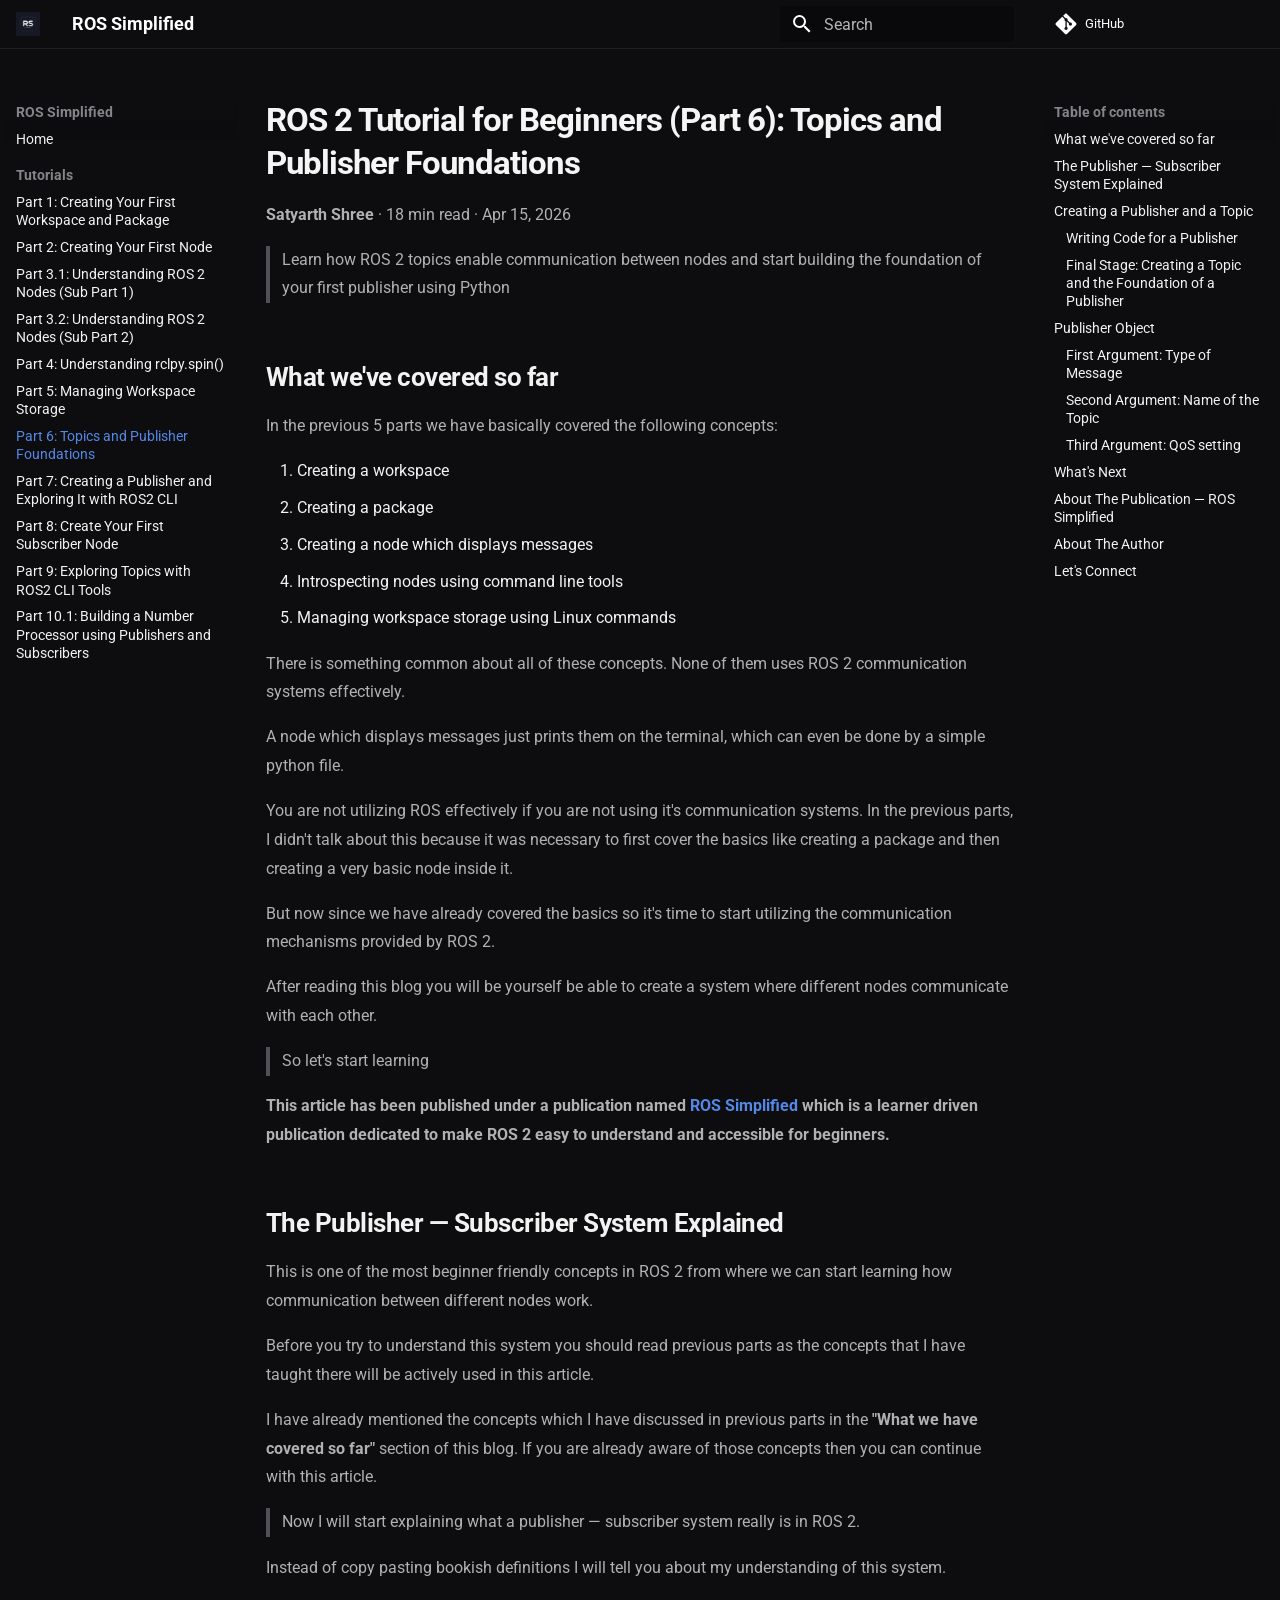
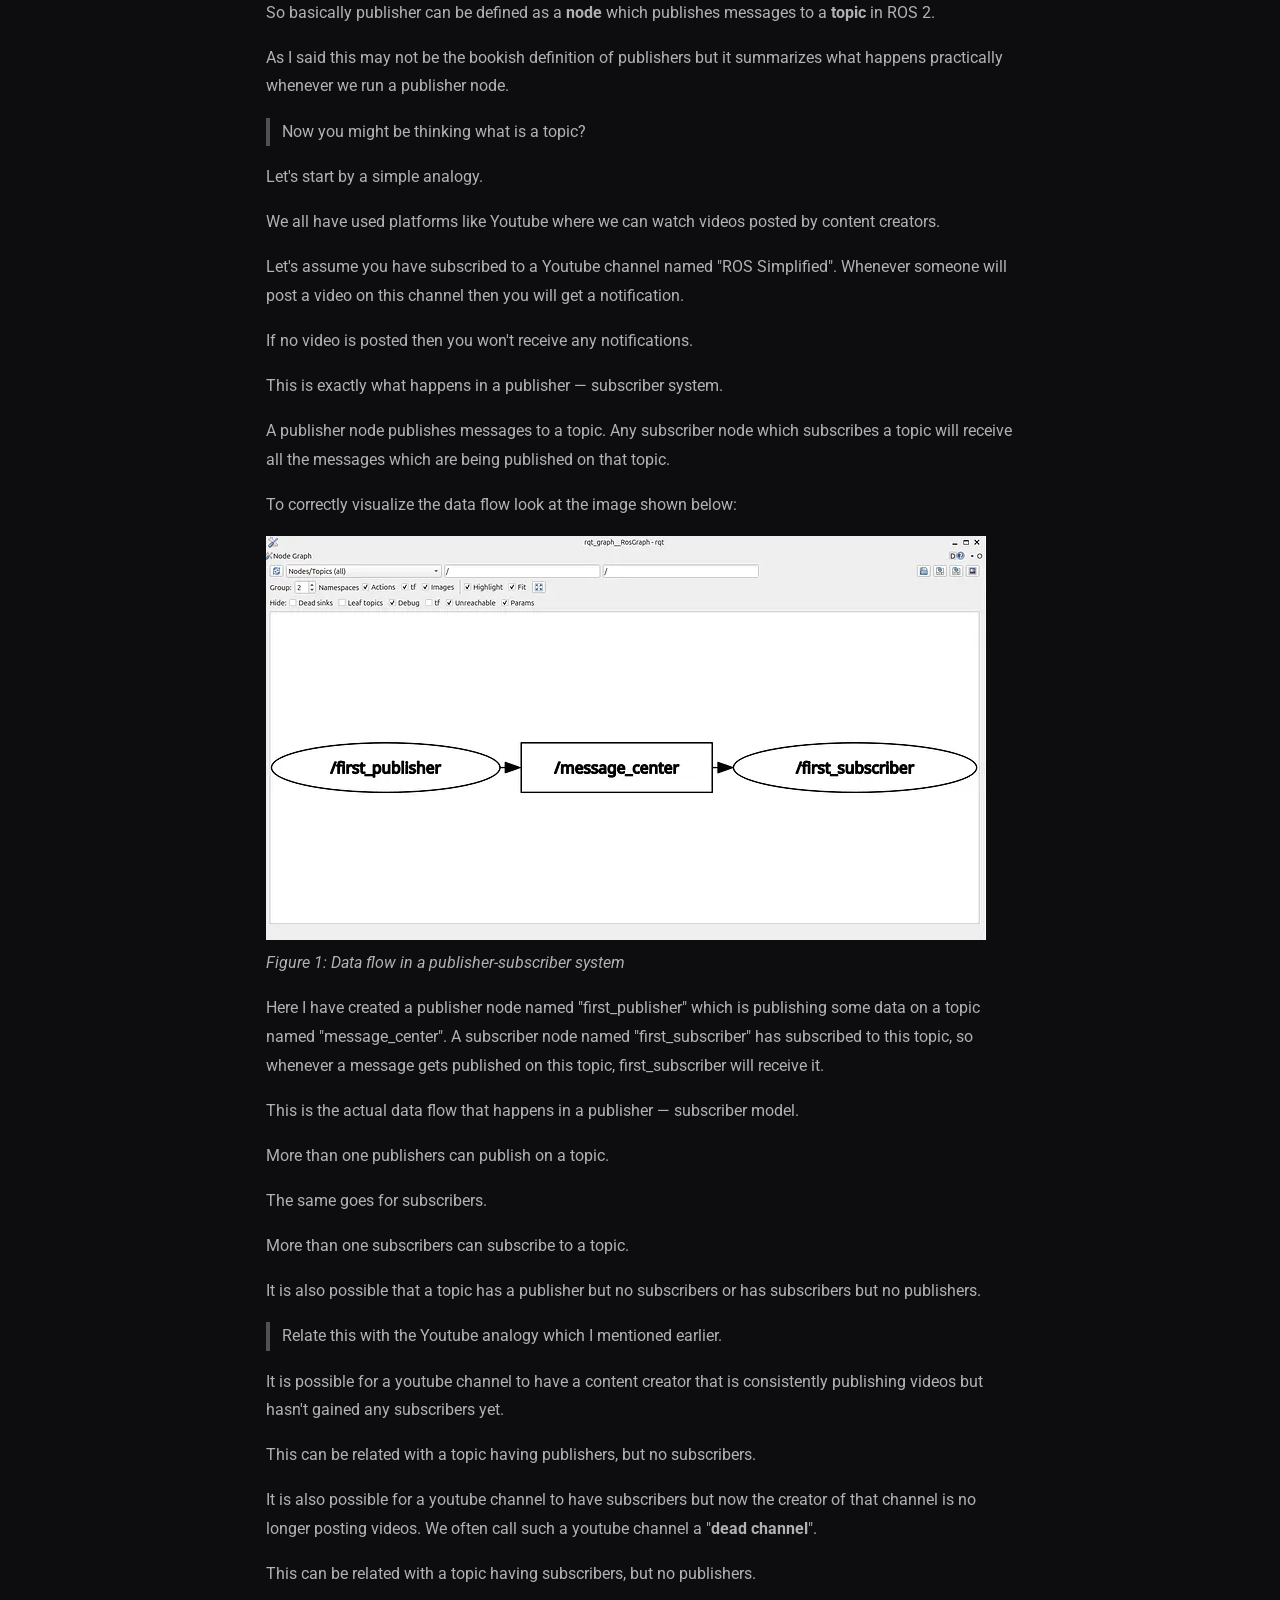
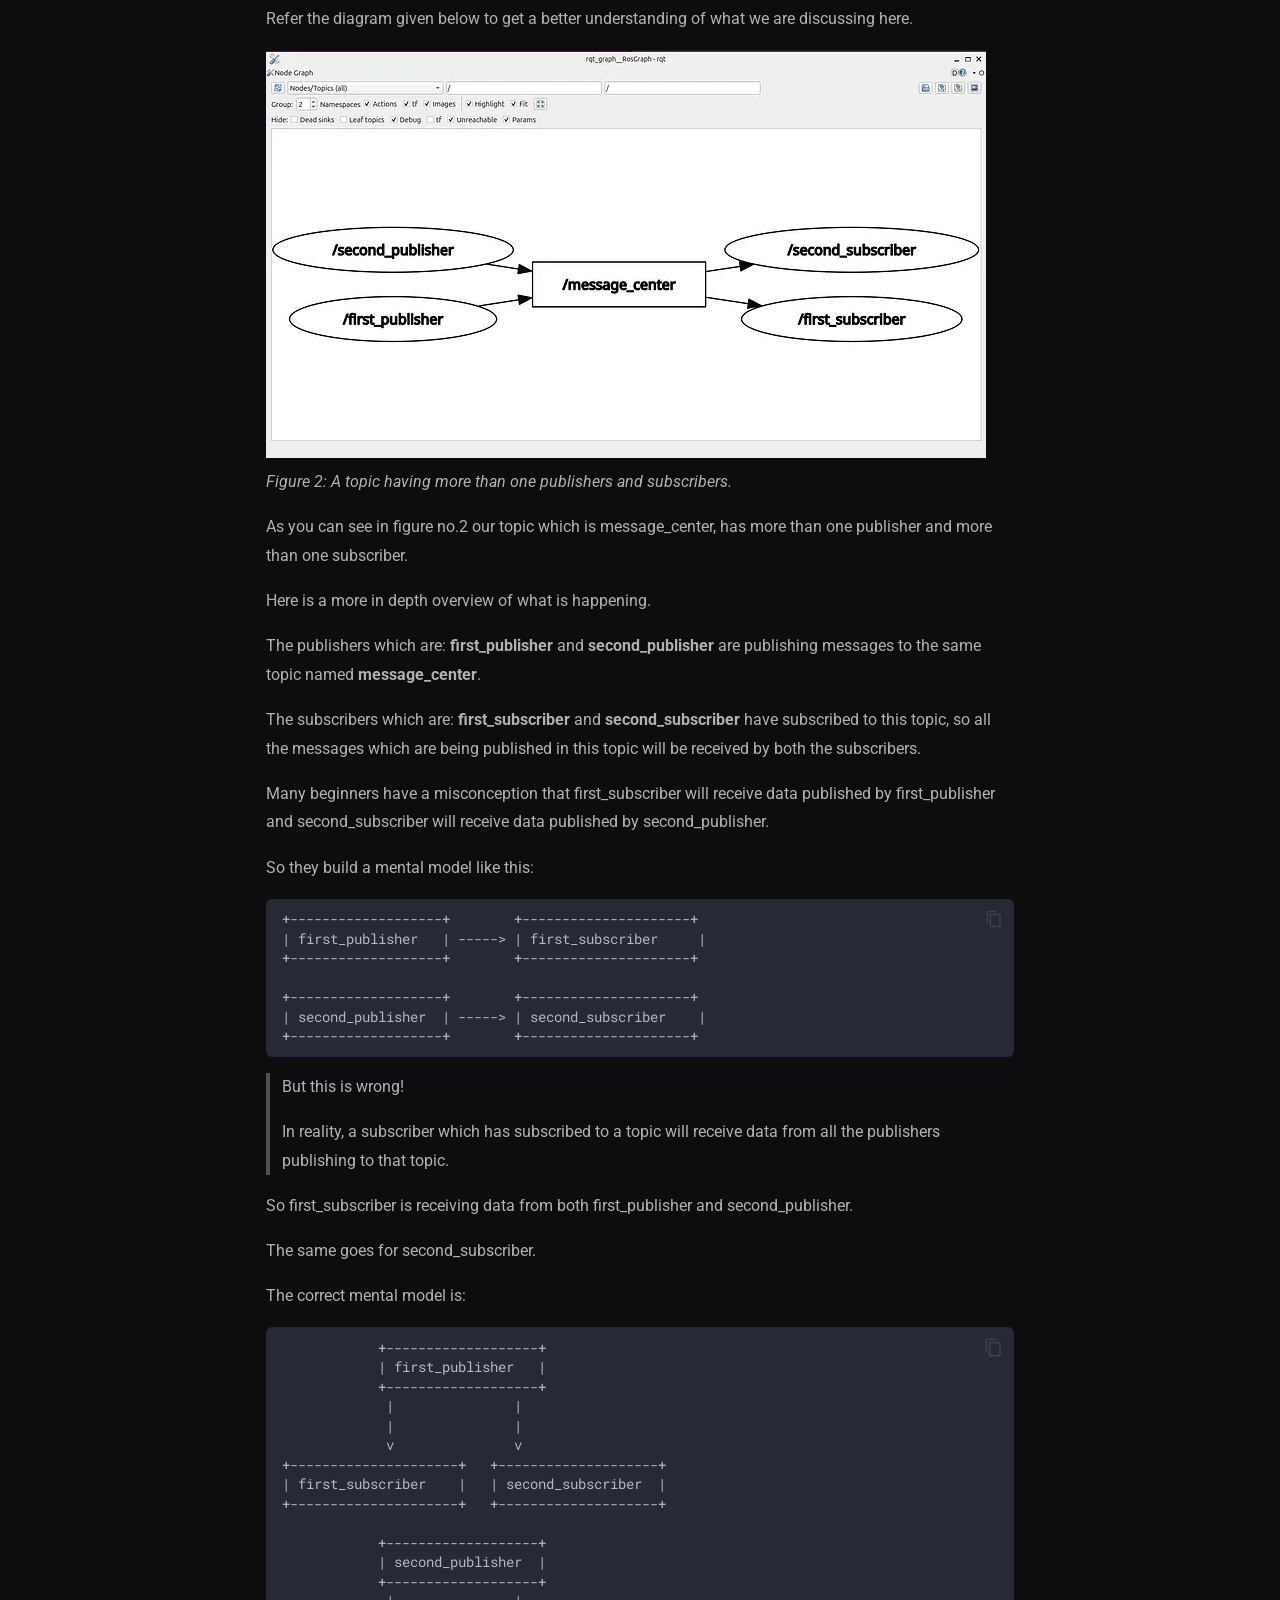
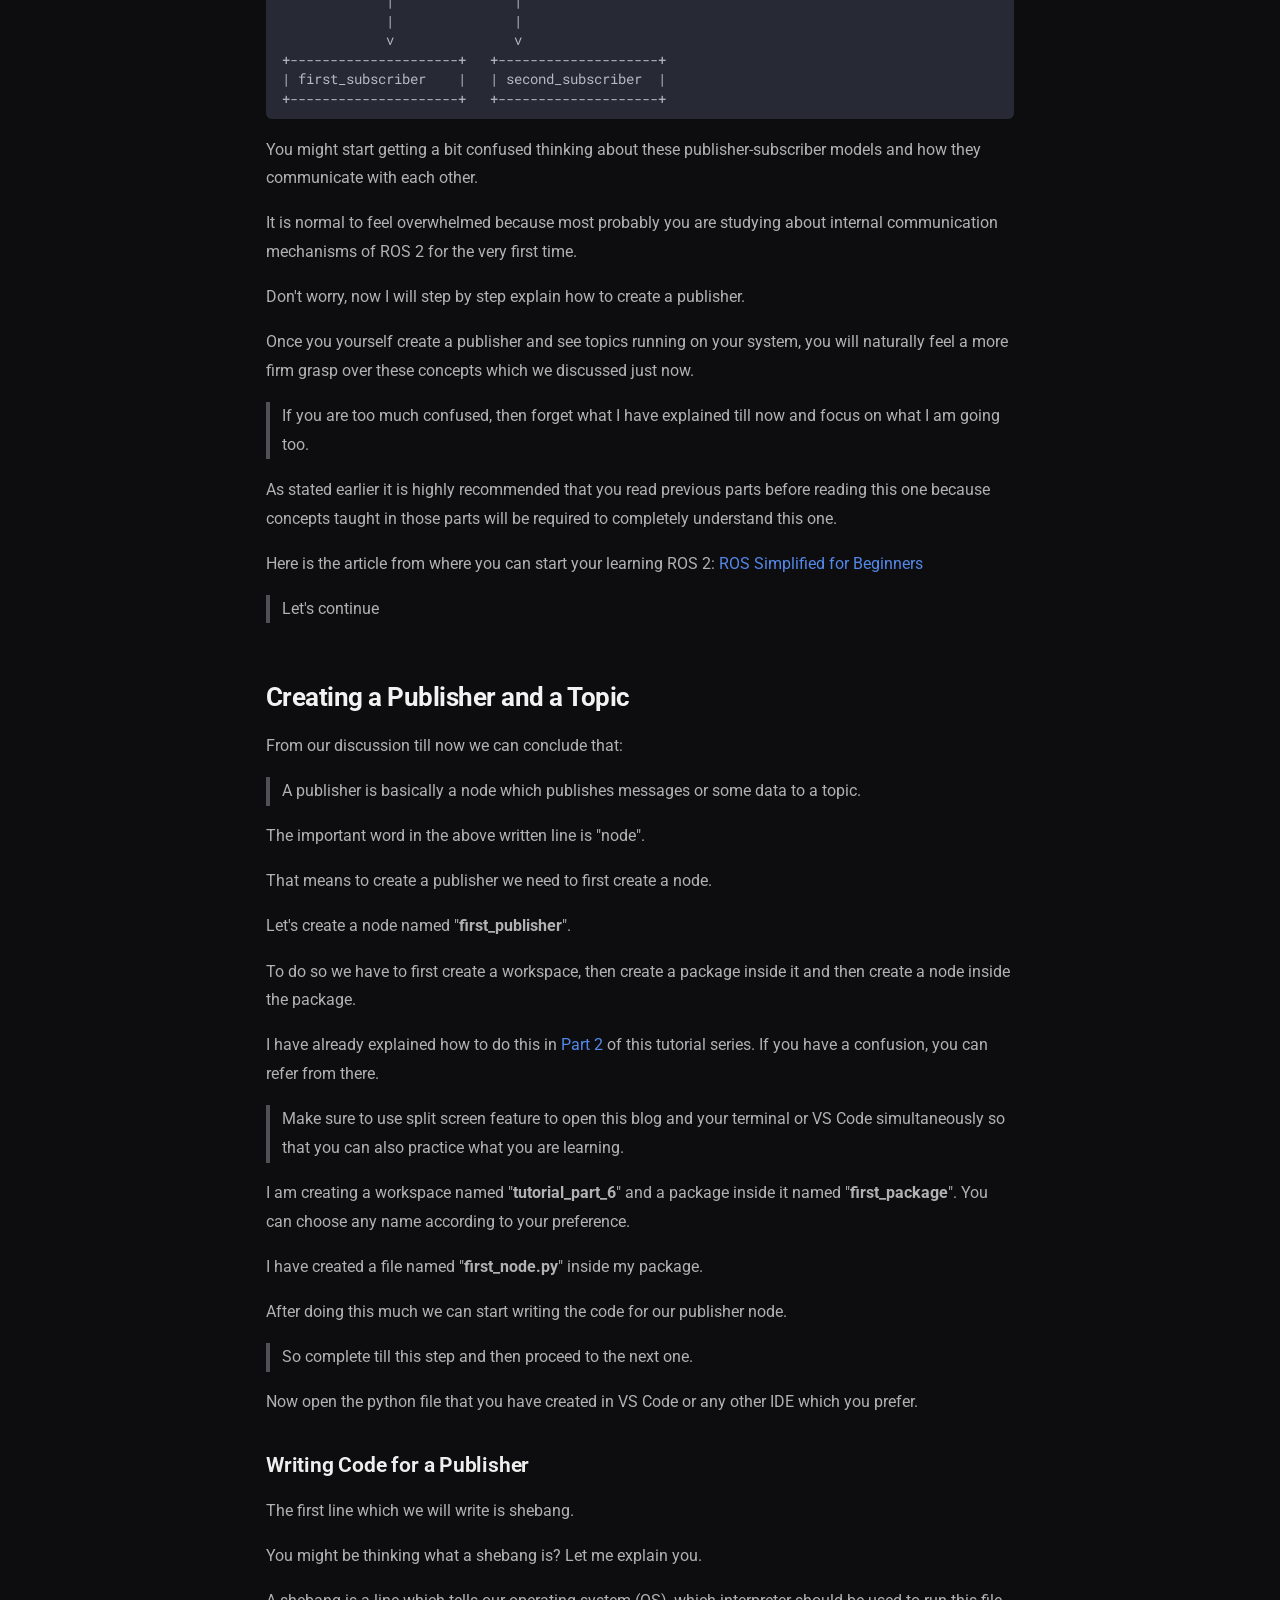
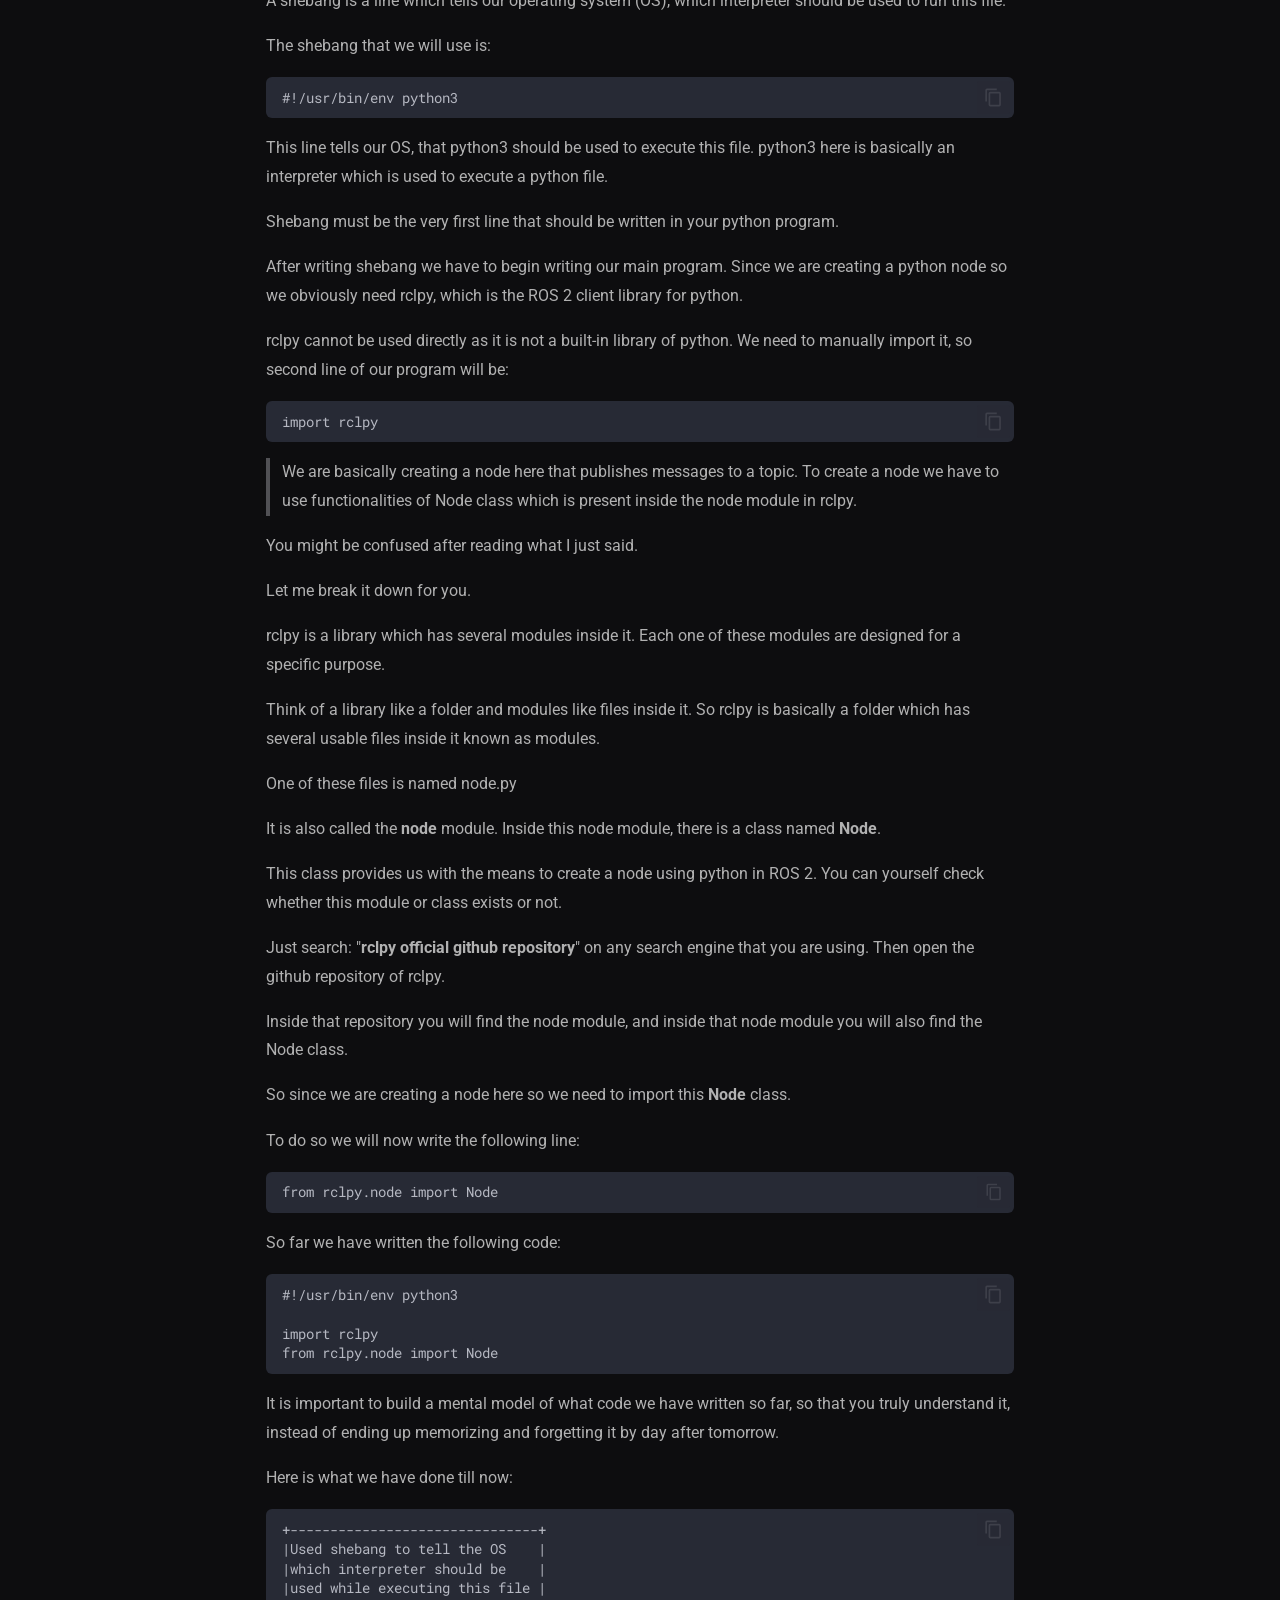
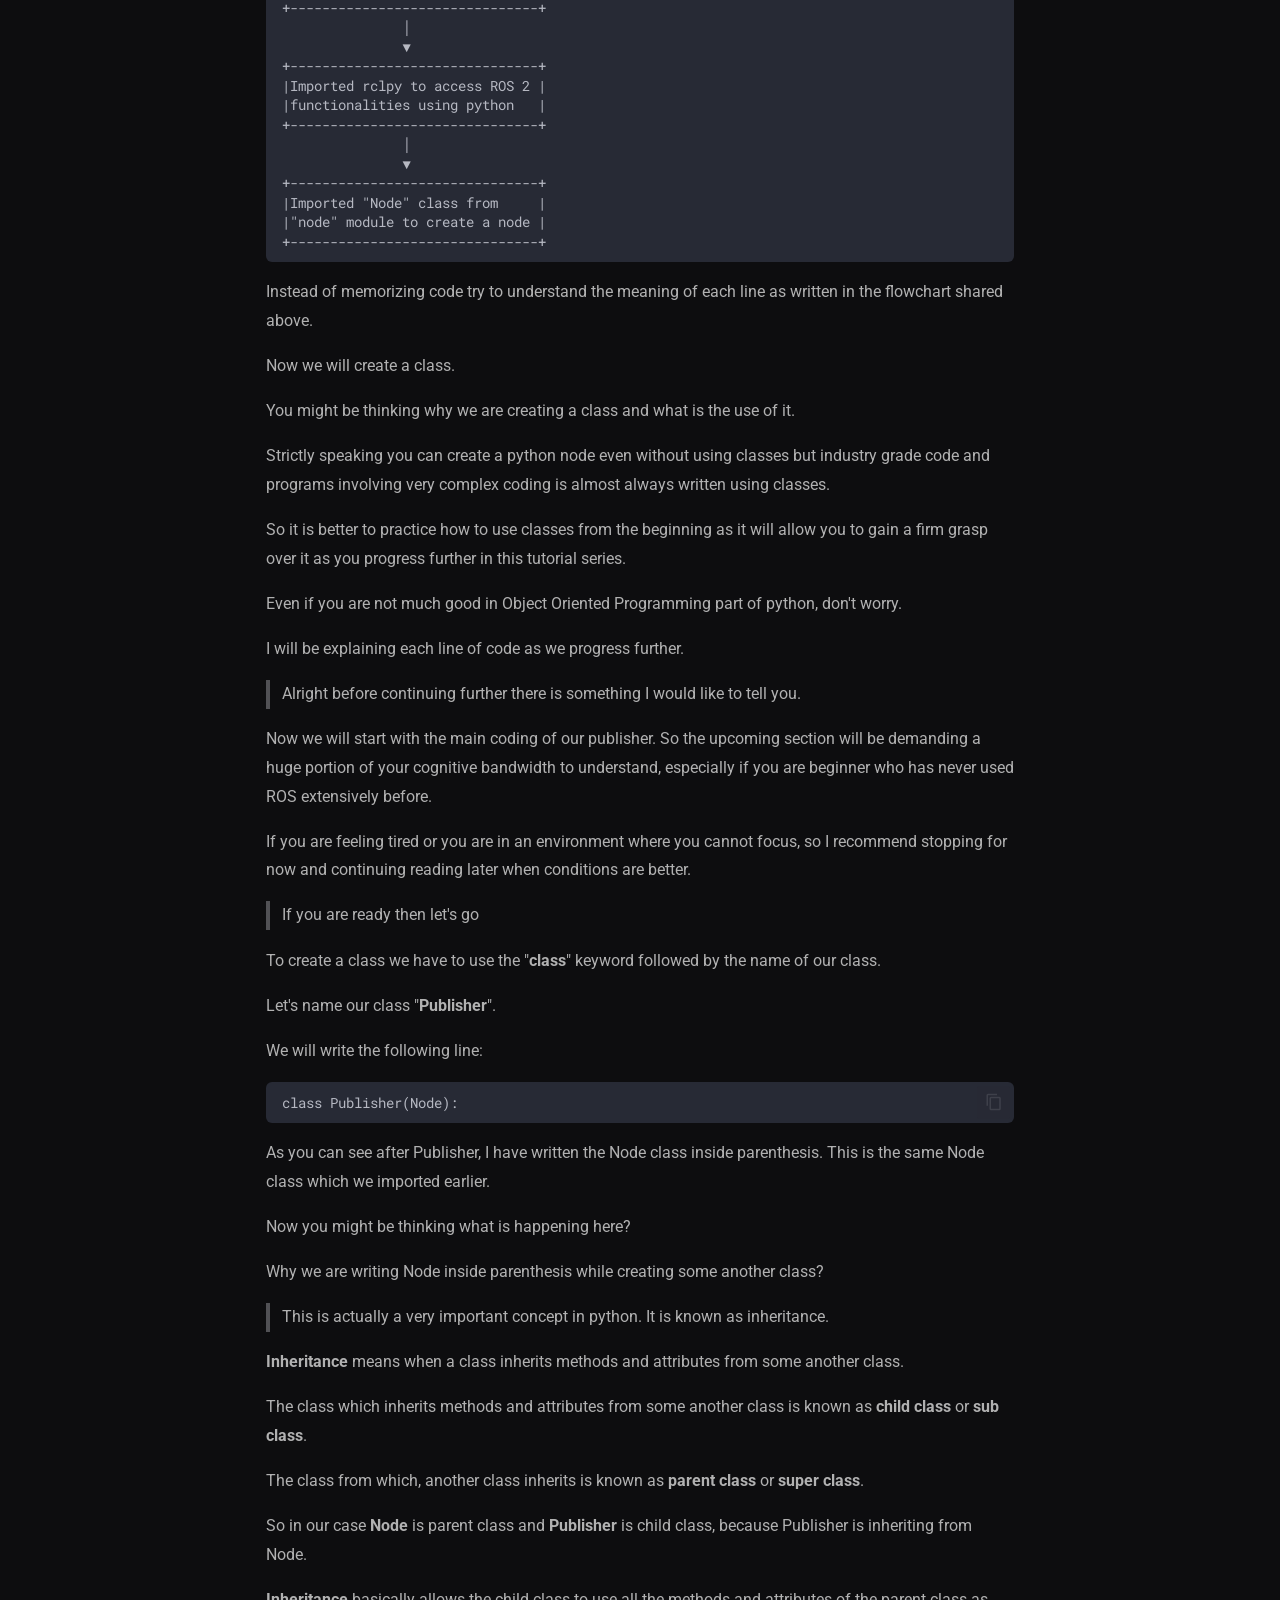
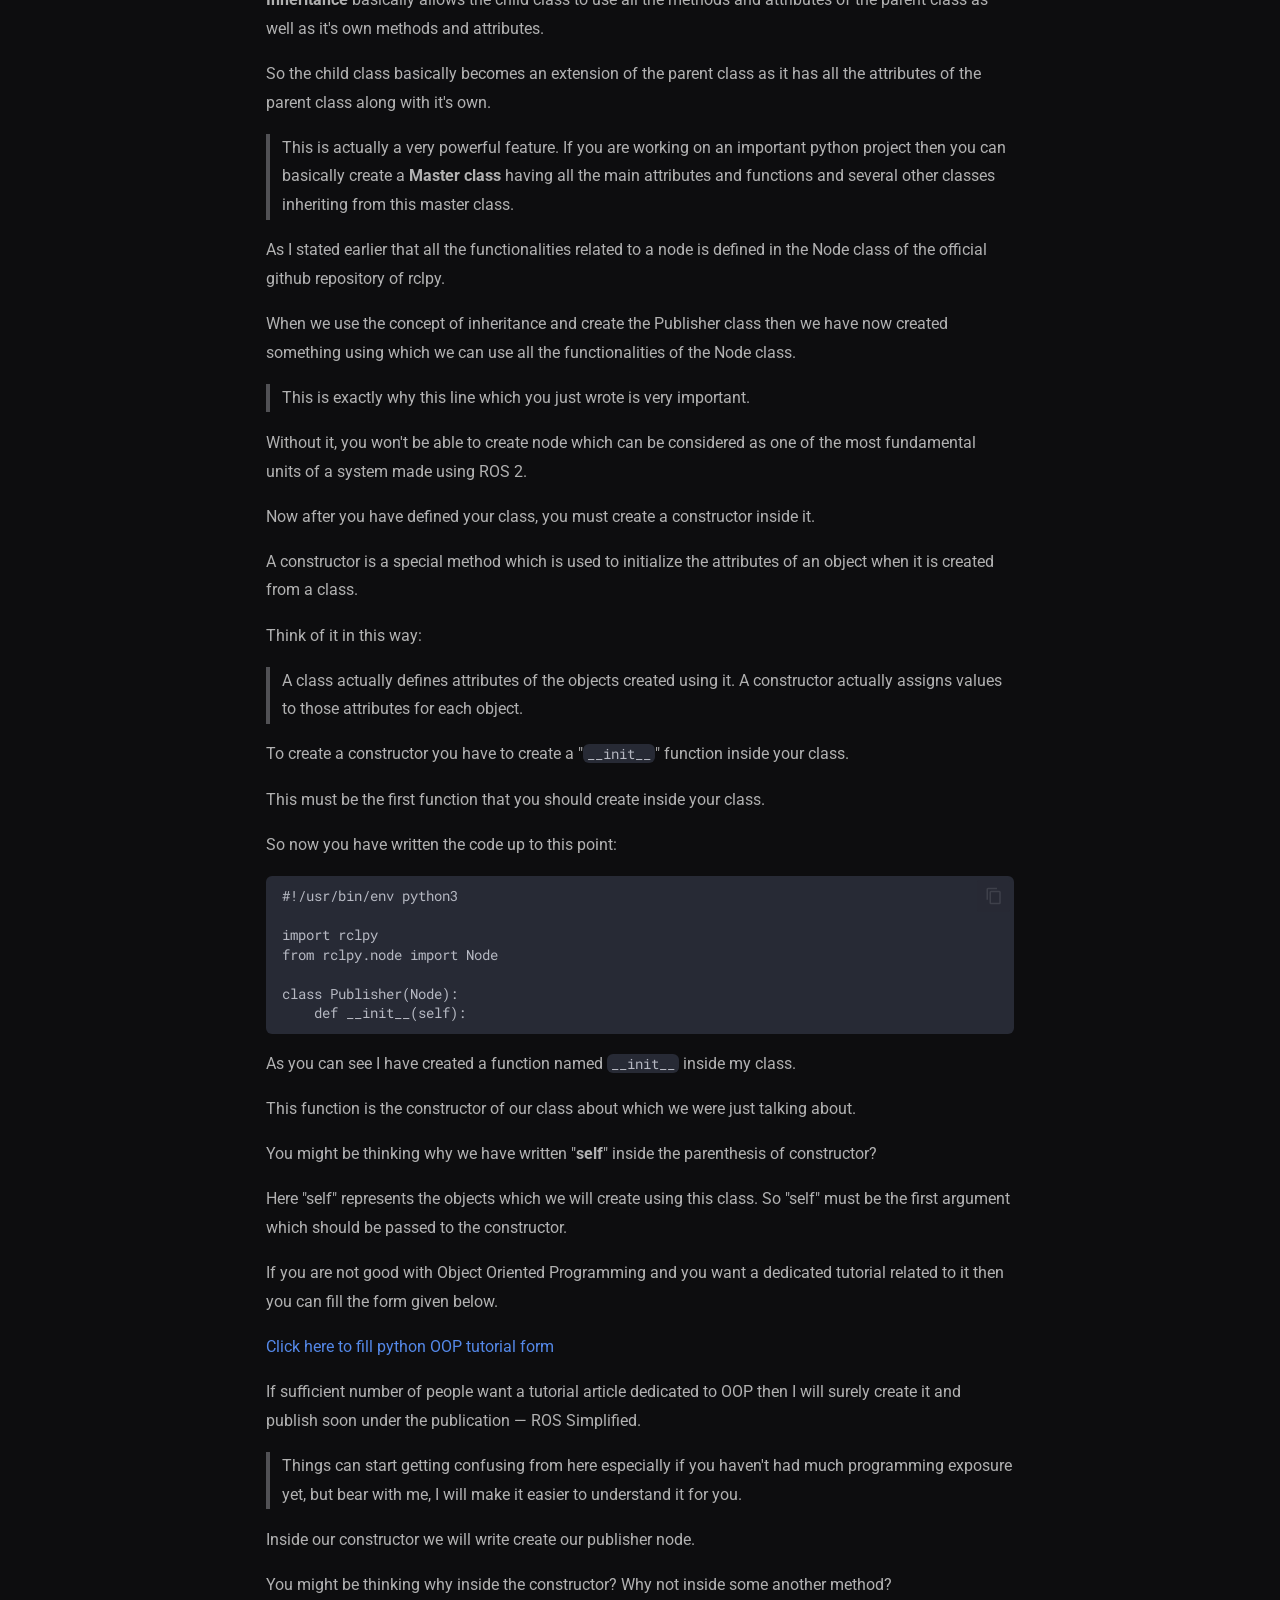
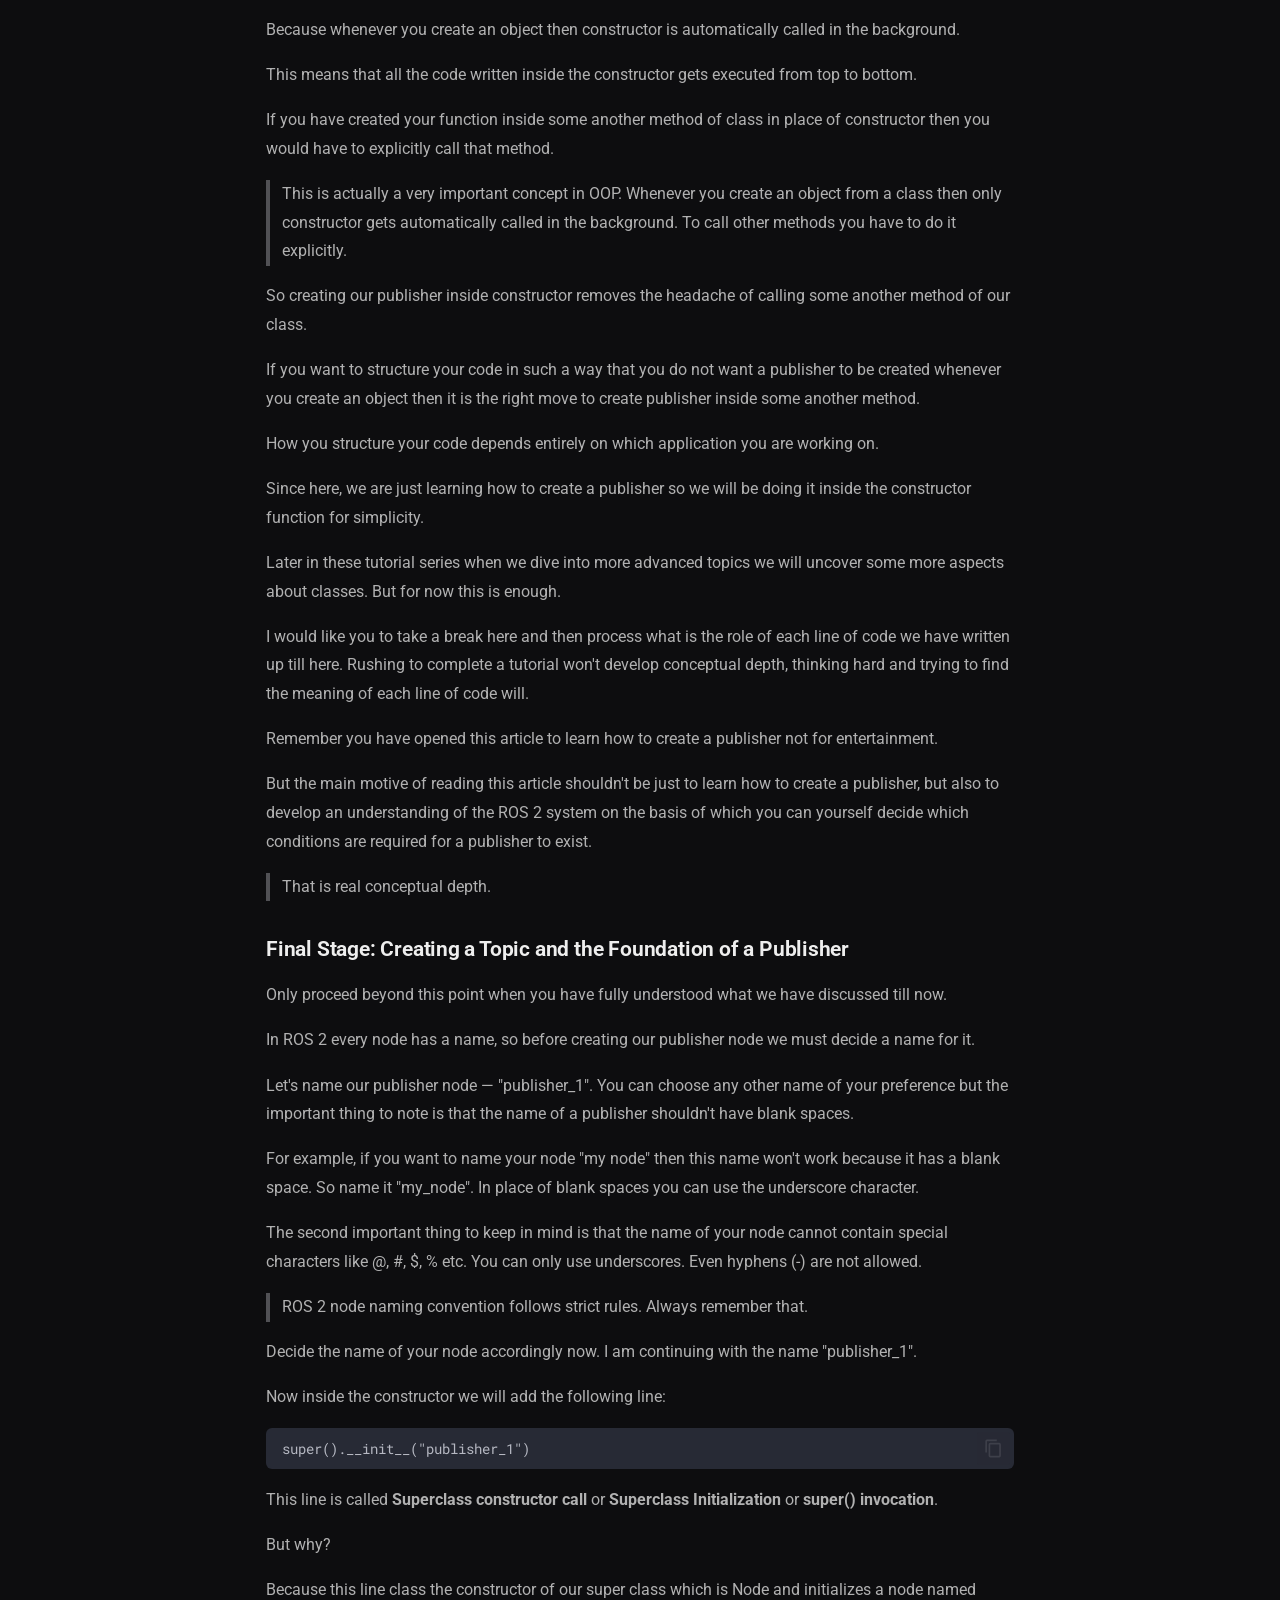
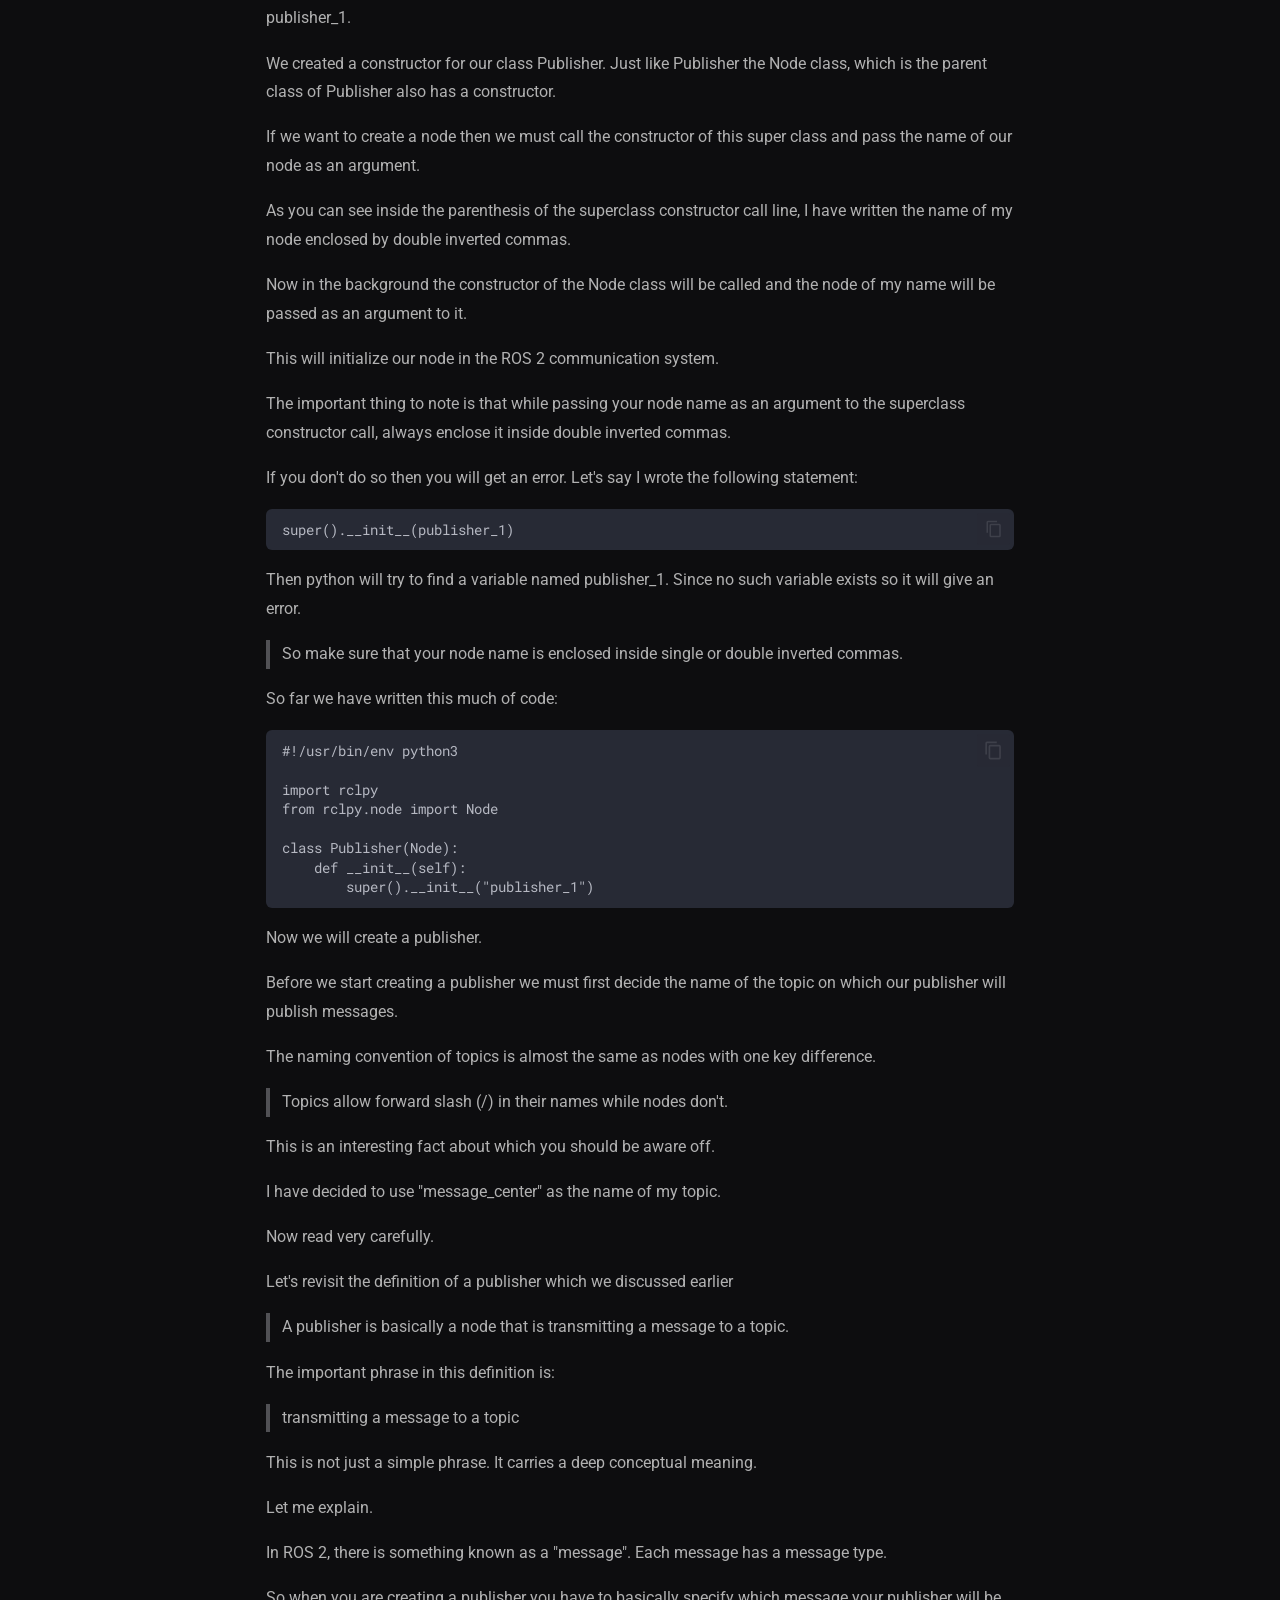
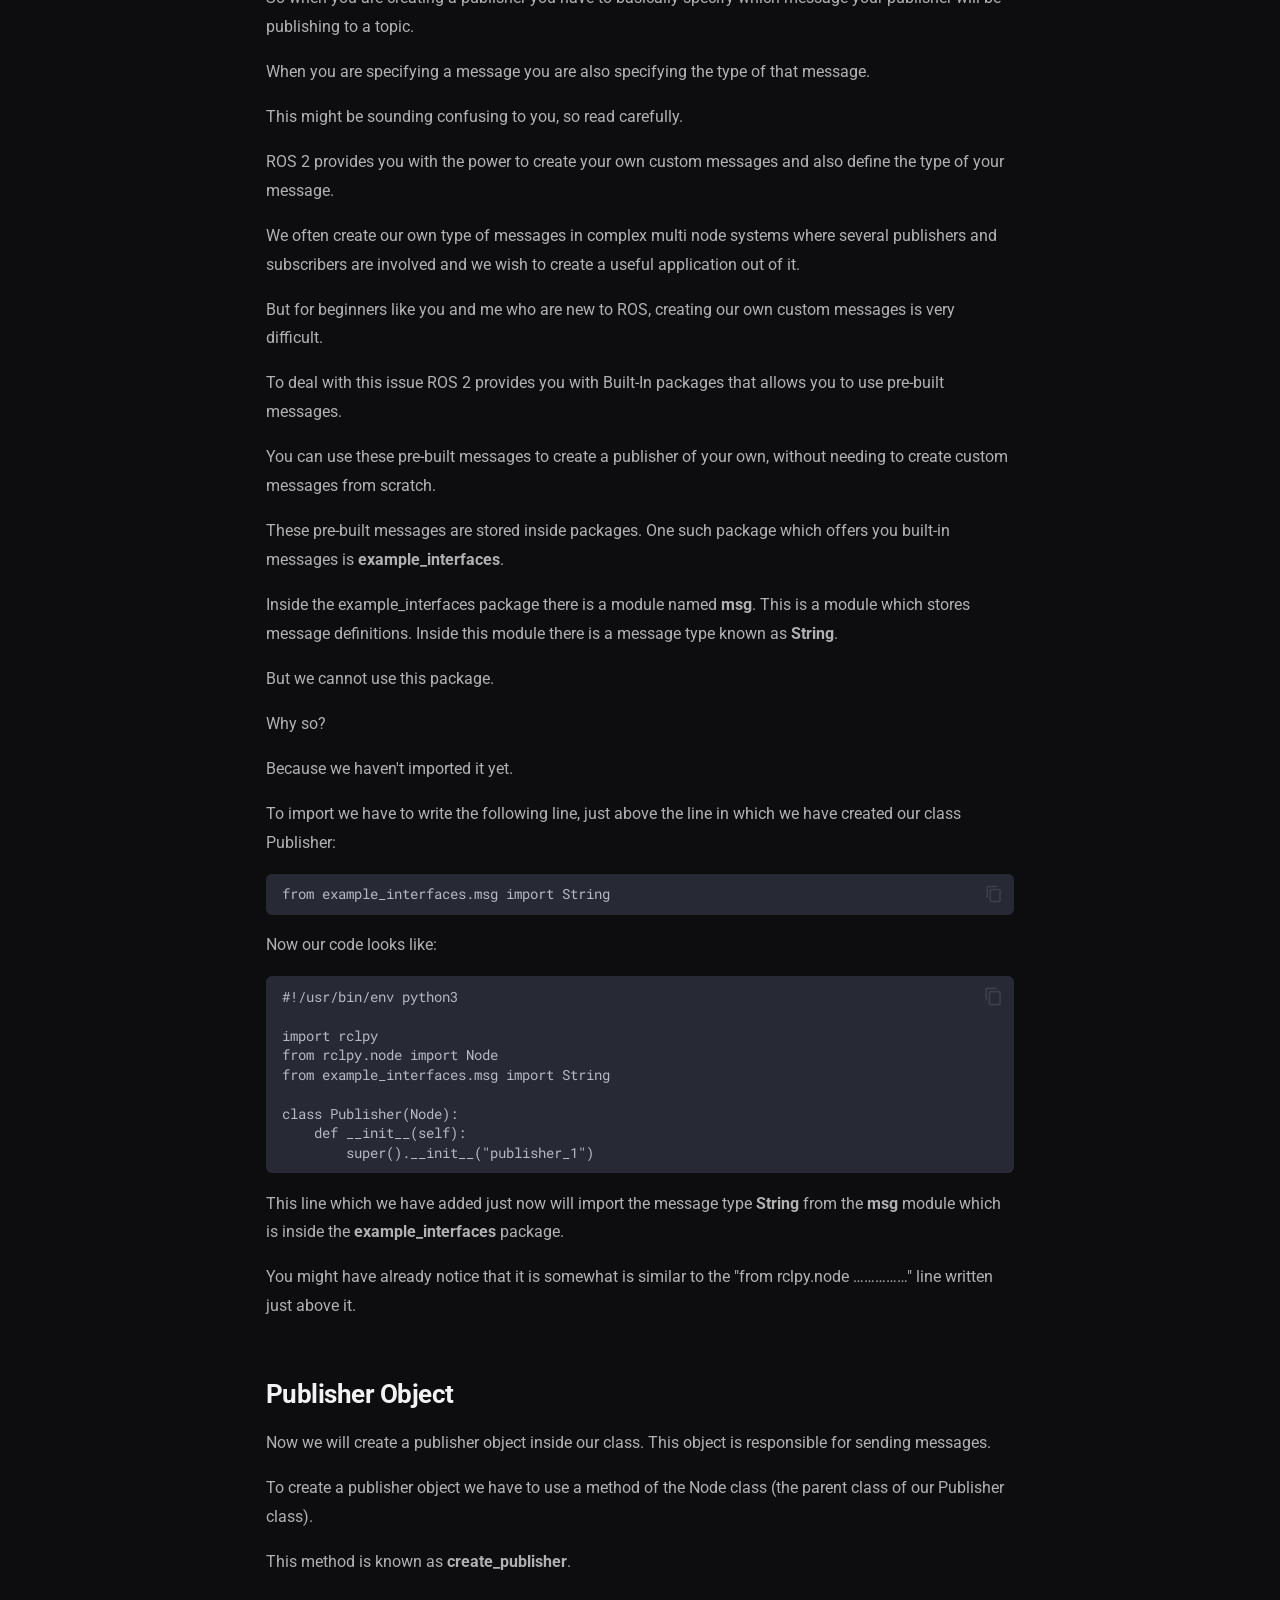
<file: Tutorials/part-6-topics-and-publisher-foundations/index.html>
<!doctype html>
<html lang="en" class="no-js">
  <head>
    
      <meta charset="utf-8">
      <meta name="viewport" content="width=device-width,initial-scale=1">
      
        <meta name="description" content="Beginner-friendly ROS 2 tutorials from ROS Simplified">
      
      
      
        <link rel="canonical" href="https://docs.satyarthshree.com/Tutorials/part-6-topics-and-publisher-foundations/">
      
      
        <link rel="prev" href="../part-5-manage-your-ROS-2-workspace-using-linux-commands/">
      
      
        <link rel="next" href="../part-7-creating-a-publisher-and-exploring-it-with-ros2-cli/">
      
      
        
      
      
      <link rel="icon" href="../../assets/ROS_Simplified_Logo.png">
      <meta name="generator" content="mkdocs-1.6.1, mkdocs-material-9.7.6">
    
    
      
        <title>Part 6: Topics and Publisher Foundations - ROS Simplified</title>
      
    
    
      <link rel="stylesheet" href="../../assets/stylesheets/main.484c7ddc.min.css">
      
        
        <link rel="stylesheet" href="../../assets/stylesheets/palette.ab4e12ef.min.css">
      
      


    
    
      
    
    
      
        
        
        <link rel="preconnect" href="https://fonts.gstatic.com" crossorigin>
        <link rel="stylesheet" href="https://fonts.googleapis.com/css?family=Roboto:300,300i,400,400i,700,700i%7CRoboto+Mono:400,400i,700,700i&display=fallback">
        <style>:root{--md-text-font:"Roboto";--md-code-font:"Roboto Mono"}</style>
      
    
    
      <link rel="stylesheet" href="../../stylesheets/style.css">
    
    <script>__md_scope=new URL("../..",location),__md_hash=e=>[...e].reduce(((e,_)=>(e<<5)-e+_.charCodeAt(0)),0),__md_get=(e,_=localStorage,t=__md_scope)=>JSON.parse(_.getItem(t.pathname+"."+e)),__md_set=(e,_,t=localStorage,a=__md_scope)=>{try{t.setItem(a.pathname+"."+e,JSON.stringify(_))}catch(e){}}</script>
    
      

    
    
  </head>
  
  
    
    
    
    
    
    <body dir="ltr" data-md-color-scheme="slate" data-md-color-primary="indigo" data-md-color-accent="indigo">
  
    
    <input class="md-toggle" data-md-toggle="drawer" type="checkbox" id="__drawer" autocomplete="off">
    <input class="md-toggle" data-md-toggle="search" type="checkbox" id="__search" autocomplete="off">
    <label class="md-overlay" for="__drawer"></label>
    <div data-md-component="skip">
      
        
        <a href="#ros-2-tutorial-for-beginners-part-6-topics-and-publisher-foundations" class="md-skip">
          Skip to content
        </a>
      
    </div>
    <div data-md-component="announce">
      
    </div>
    
    
      

  

<header class="md-header md-header--shadow" data-md-component="header">
  <nav class="md-header__inner md-grid" aria-label="Header">
    <a href="../.." title="ROS Simplified" class="md-header__button md-logo" aria-label="ROS Simplified" data-md-component="logo">
      
  <img src="../../assets/ROS_Simplified_Logo.png" alt="logo">

    </a>
    <label class="md-header__button md-icon" for="__drawer">
      
      <svg xmlns="http://www.w3.org/2000/svg" viewBox="0 0 24 24"><path d="M3 6h18v2H3zm0 5h18v2H3zm0 5h18v2H3z"/></svg>
    </label>
    <div class="md-header__title" data-md-component="header-title">
      <div class="md-header__ellipsis">
        <div class="md-header__topic">
          <span class="md-ellipsis">
            ROS Simplified
          </span>
        </div>
        <div class="md-header__topic" data-md-component="header-topic">
          <span class="md-ellipsis">
            
              Part 6: Topics and Publisher Foundations
            
          </span>
        </div>
      </div>
    </div>
    
      
    
    
    
    
      
      
        <label class="md-header__button md-icon" for="__search">
          
          <svg xmlns="http://www.w3.org/2000/svg" viewBox="0 0 24 24"><path d="M9.5 3A6.5 6.5 0 0 1 16 9.5c0 1.61-.59 3.09-1.56 4.23l.27.27h.79l5 5-1.5 1.5-5-5v-.79l-.27-.27A6.52 6.52 0 0 1 9.5 16 6.5 6.5 0 0 1 3 9.5 6.5 6.5 0 0 1 9.5 3m0 2C7 5 5 7 5 9.5S7 14 9.5 14 14 12 14 9.5 12 5 9.5 5"/></svg>
        </label>
        <div class="md-search" data-md-component="search" role="dialog">
  <label class="md-search__overlay" for="__search"></label>
  <div class="md-search__inner" role="search">
    <form class="md-search__form" name="search">
      <input type="text" class="md-search__input" name="query" aria-label="Search" placeholder="Search" autocapitalize="off" autocorrect="off" autocomplete="off" spellcheck="false" data-md-component="search-query" required>
      <label class="md-search__icon md-icon" for="__search">
        
        <svg xmlns="http://www.w3.org/2000/svg" viewBox="0 0 24 24"><path d="M9.5 3A6.5 6.5 0 0 1 16 9.5c0 1.61-.59 3.09-1.56 4.23l.27.27h.79l5 5-1.5 1.5-5-5v-.79l-.27-.27A6.52 6.52 0 0 1 9.5 16 6.5 6.5 0 0 1 3 9.5 6.5 6.5 0 0 1 9.5 3m0 2C7 5 5 7 5 9.5S7 14 9.5 14 14 12 14 9.5 12 5 9.5 5"/></svg>
        
        <svg xmlns="http://www.w3.org/2000/svg" viewBox="0 0 24 24"><path d="M20 11v2H8l5.5 5.5-1.42 1.42L4.16 12l7.92-7.92L13.5 5.5 8 11z"/></svg>
      </label>
      <nav class="md-search__options" aria-label="Search">
        
        <button type="reset" class="md-search__icon md-icon" title="Clear" aria-label="Clear" tabindex="-1">
          
          <svg xmlns="http://www.w3.org/2000/svg" viewBox="0 0 24 24"><path d="M19 6.41 17.59 5 12 10.59 6.41 5 5 6.41 10.59 12 5 17.59 6.41 19 12 13.41 17.59 19 19 17.59 13.41 12z"/></svg>
        </button>
      </nav>
      
        <div class="md-search__suggest" data-md-component="search-suggest"></div>
      
    </form>
    <div class="md-search__output">
      <div class="md-search__scrollwrap" tabindex="0" data-md-scrollfix>
        <div class="md-search-result" data-md-component="search-result">
          <div class="md-search-result__meta">
            Initializing search
          </div>
          <ol class="md-search-result__list" role="presentation"></ol>
        </div>
      </div>
    </div>
  </div>
</div>
      
    
    
      <div class="md-header__source">
        <a href="https://github.com/Satyarth-Shree/ros2-guides.git" title="Go to repository" class="md-source" data-md-component="source">
  <div class="md-source__icon md-icon">
    
    <svg xmlns="http://www.w3.org/2000/svg" viewBox="0 0 448 512"><!--! Font Awesome Free 7.1.0 by @fontawesome - https://fontawesome.com License - https://fontawesome.com/license/free (Icons: CC BY 4.0, Fonts: SIL OFL 1.1, Code: MIT License) Copyright 2025 Fonticons, Inc.--><path d="M439.6 236.1 244 40.5c-5.4-5.5-12.8-8.5-20.4-8.5s-15 3-20.4 8.4L162.5 81l51.5 51.5c27.1-9.1 52.7 16.8 43.4 43.7l49.7 49.7c34.2-11.8 61.2 31 35.5 56.7-26.5 26.5-70.2-2.9-56-37.3L240.3 199v121.9c25.3 12.5 22.3 41.8 9.1 55-6.4 6.4-15.2 10.1-24.3 10.1s-17.8-3.6-24.3-10.1c-17.6-17.6-11.1-46.9 11.2-56v-123c-20.8-8.5-24.6-30.7-18.6-45L142.6 101 8.5 235.1C3 240.6 0 247.9 0 255.5s3 15 8.5 20.4l195.6 195.7c5.4 5.4 12.7 8.4 20.4 8.4s15-3 20.4-8.4l194.7-194.7c5.4-5.4 8.4-12.8 8.4-20.4s-3-15-8.4-20.4"/></svg>
  </div>
  <div class="md-source__repository">
    GitHub
  </div>
</a>
      </div>
    
  </nav>
  
</header>
    
    <div class="md-container" data-md-component="container">
      
      
        
          
        
      
      <main class="md-main" data-md-component="main">
        <div class="md-main__inner md-grid">
          
            
              
              <div class="md-sidebar md-sidebar--primary" data-md-component="sidebar" data-md-type="navigation" >
                <div class="md-sidebar__scrollwrap">
                  <div class="md-sidebar__inner">
                    



<nav class="md-nav md-nav--primary" aria-label="Navigation" data-md-level="0">
  <label class="md-nav__title" for="__drawer">
    <a href="../.." title="ROS Simplified" class="md-nav__button md-logo" aria-label="ROS Simplified" data-md-component="logo">
      
  <img src="../../assets/ROS_Simplified_Logo.png" alt="logo">

    </a>
    ROS Simplified
  </label>
  
    <div class="md-nav__source">
      <a href="https://github.com/Satyarth-Shree/ros2-guides.git" title="Go to repository" class="md-source" data-md-component="source">
  <div class="md-source__icon md-icon">
    
    <svg xmlns="http://www.w3.org/2000/svg" viewBox="0 0 448 512"><!--! Font Awesome Free 7.1.0 by @fontawesome - https://fontawesome.com License - https://fontawesome.com/license/free (Icons: CC BY 4.0, Fonts: SIL OFL 1.1, Code: MIT License) Copyright 2025 Fonticons, Inc.--><path d="M439.6 236.1 244 40.5c-5.4-5.5-12.8-8.5-20.4-8.5s-15 3-20.4 8.4L162.5 81l51.5 51.5c27.1-9.1 52.7 16.8 43.4 43.7l49.7 49.7c34.2-11.8 61.2 31 35.5 56.7-26.5 26.5-70.2-2.9-56-37.3L240.3 199v121.9c25.3 12.5 22.3 41.8 9.1 55-6.4 6.4-15.2 10.1-24.3 10.1s-17.8-3.6-24.3-10.1c-17.6-17.6-11.1-46.9 11.2-56v-123c-20.8-8.5-24.6-30.7-18.6-45L142.6 101 8.5 235.1C3 240.6 0 247.9 0 255.5s3 15 8.5 20.4l195.6 195.7c5.4 5.4 12.7 8.4 20.4 8.4s15-3 20.4-8.4l194.7-194.7c5.4-5.4 8.4-12.8 8.4-20.4s-3-15-8.4-20.4"/></svg>
  </div>
  <div class="md-source__repository">
    GitHub
  </div>
</a>
    </div>
  
  <ul class="md-nav__list" data-md-scrollfix>
    
      
      
  
  
  
  
    <li class="md-nav__item">
      <a href="../.." class="md-nav__link">
        
  
  
  <span class="md-ellipsis">
    
  
    Home
  

    
  </span>
  
  

      </a>
    </li>
  

    
      
      
  
  
    
  
  
  
    
    
    
    
      
        
        
      
    
    
    <li class="md-nav__item md-nav__item--active md-nav__item--section md-nav__item--nested">
      
        
        
        <input class="md-nav__toggle md-toggle " type="checkbox" id="__nav_2" checked>
        
          
          <label class="md-nav__link" for="__nav_2" id="__nav_2_label" tabindex="">
            
  
  
  <span class="md-ellipsis">
    
  
    Tutorials
  

    
  </span>
  
  

            <span class="md-nav__icon md-icon"></span>
          </label>
        
        <nav class="md-nav" data-md-level="1" aria-labelledby="__nav_2_label" aria-expanded="true">
          <label class="md-nav__title" for="__nav_2">
            <span class="md-nav__icon md-icon"></span>
            
  
    Tutorials
  

          </label>
          <ul class="md-nav__list" data-md-scrollfix>
            
              
                
  
  
  
  
    <li class="md-nav__item">
      <a href="../part-1-create-your-first-workspace-and-package/" class="md-nav__link">
        
  
  
  <span class="md-ellipsis">
    
  
    Part 1: Creating Your First Workspace and Package
  

    
  </span>
  
  

      </a>
    </li>
  

              
            
              
                
  
  
  
  
    <li class="md-nav__item">
      <a href="../part-2-creating-your-first-node/" class="md-nav__link">
        
  
  
  <span class="md-ellipsis">
    
  
    Part 2: Creating Your First Node
  

    
  </span>
  
  

      </a>
    </li>
  

              
            
              
                
  
  
  
  
    <li class="md-nav__item">
      <a href="../part-3-sub-part-1-understanding-ros-2-nodes/" class="md-nav__link">
        
  
  
  <span class="md-ellipsis">
    
  
    Part 3.1: Understanding ROS 2 Nodes (Sub Part 1)
  

    
  </span>
  
  

      </a>
    </li>
  

              
            
              
                
  
  
  
  
    <li class="md-nav__item">
      <a href="../part-3-sub-part-2/" class="md-nav__link">
        
  
  
  <span class="md-ellipsis">
    
  
    Part 3.2: Understanding ROS 2 Nodes (Sub Part 2)
  

    
  </span>
  
  

      </a>
    </li>
  

              
            
              
                
  
  
  
  
    <li class="md-nav__item">
      <a href="../part-4-understanding-rclpy.spin/" class="md-nav__link">
        
  
  
  <span class="md-ellipsis">
    
  
    Part 4: Understanding rclpy.spin()
  

    
  </span>
  
  

      </a>
    </li>
  

              
            
              
                
  
  
  
  
    <li class="md-nav__item">
      <a href="../part-5-manage-your-ROS-2-workspace-using-linux-commands/" class="md-nav__link">
        
  
  
  <span class="md-ellipsis">
    
  
    Part 5: Managing Workspace Storage
  

    
  </span>
  
  

      </a>
    </li>
  

              
            
              
                
  
  
    
  
  
  
    <li class="md-nav__item md-nav__item--active">
      
      <input class="md-nav__toggle md-toggle" type="checkbox" id="__toc">
      
      
        
      
      
        <label class="md-nav__link md-nav__link--active" for="__toc">
          
  
  
  <span class="md-ellipsis">
    
  
    Part 6: Topics and Publisher Foundations
  

    
  </span>
  
  

          <span class="md-nav__icon md-icon"></span>
        </label>
      
      <a href="./" class="md-nav__link md-nav__link--active">
        
  
  
  <span class="md-ellipsis">
    
  
    Part 6: Topics and Publisher Foundations
  

    
  </span>
  
  

      </a>
      
        

<nav class="md-nav md-nav--secondary" aria-label="Table of contents">
  
  
  
    
  
  
    <label class="md-nav__title" for="__toc">
      <span class="md-nav__icon md-icon"></span>
      Table of contents
    </label>
    <ul class="md-nav__list" data-md-component="toc" data-md-scrollfix>
      
        <li class="md-nav__item">
  <a href="#what-weve-covered-so-far" class="md-nav__link">
    <span class="md-ellipsis">
      
        What we've covered so far
      
    </span>
  </a>
  
</li>
      
        <li class="md-nav__item">
  <a href="#the-publisher-subscriber-system-explained" class="md-nav__link">
    <span class="md-ellipsis">
      
        The Publisher — Subscriber System Explained
      
    </span>
  </a>
  
</li>
      
        <li class="md-nav__item">
  <a href="#creating-a-publisher-and-a-topic" class="md-nav__link">
    <span class="md-ellipsis">
      
        Creating a Publisher and a Topic
      
    </span>
  </a>
  
    <nav class="md-nav" aria-label="Creating a Publisher and a Topic">
      <ul class="md-nav__list">
        
          <li class="md-nav__item">
  <a href="#writing-code-for-a-publisher" class="md-nav__link">
    <span class="md-ellipsis">
      
        Writing Code for a Publisher
      
    </span>
  </a>
  
</li>
        
          <li class="md-nav__item">
  <a href="#final-stage-creating-a-topic-and-the-foundation-of-a-publisher" class="md-nav__link">
    <span class="md-ellipsis">
      
        Final Stage: Creating a Topic and the Foundation of a Publisher
      
    </span>
  </a>
  
</li>
        
      </ul>
    </nav>
  
</li>
      
        <li class="md-nav__item">
  <a href="#publisher-object" class="md-nav__link">
    <span class="md-ellipsis">
      
        Publisher Object
      
    </span>
  </a>
  
    <nav class="md-nav" aria-label="Publisher Object">
      <ul class="md-nav__list">
        
          <li class="md-nav__item">
  <a href="#first-argument-type-of-message" class="md-nav__link">
    <span class="md-ellipsis">
      
        First Argument: Type of Message
      
    </span>
  </a>
  
</li>
        
          <li class="md-nav__item">
  <a href="#second-argument-name-of-the-topic" class="md-nav__link">
    <span class="md-ellipsis">
      
        Second Argument: Name of the Topic
      
    </span>
  </a>
  
</li>
        
          <li class="md-nav__item">
  <a href="#third-argument-qos-setting" class="md-nav__link">
    <span class="md-ellipsis">
      
        Third Argument: QoS setting
      
    </span>
  </a>
  
</li>
        
      </ul>
    </nav>
  
</li>
      
        <li class="md-nav__item">
  <a href="#whats-next" class="md-nav__link">
    <span class="md-ellipsis">
      
        What's Next
      
    </span>
  </a>
  
</li>
      
        <li class="md-nav__item">
  <a href="#about-the-publication-ros-simplified" class="md-nav__link">
    <span class="md-ellipsis">
      
        About The Publication — ROS Simplified
      
    </span>
  </a>
  
</li>
      
        <li class="md-nav__item">
  <a href="#about-the-author" class="md-nav__link">
    <span class="md-ellipsis">
      
        About The Author
      
    </span>
  </a>
  
</li>
      
        <li class="md-nav__item">
  <a href="#lets-connect" class="md-nav__link">
    <span class="md-ellipsis">
      
        Let's Connect
      
    </span>
  </a>
  
</li>
      
    </ul>
  
</nav>
      
    </li>
  

              
            
              
                
  
  
  
  
    <li class="md-nav__item">
      <a href="../part-7-creating-a-publisher-and-exploring-it-with-ros2-cli/" class="md-nav__link">
        
  
  
  <span class="md-ellipsis">
    
  
    Part 7: Creating a Publisher and Exploring It with ROS2 CLI
  

    
  </span>
  
  

      </a>
    </li>
  

              
            
              
                
  
  
  
  
    <li class="md-nav__item">
      <a href="../part-8-create-your-first-subscriber-node-in-python/" class="md-nav__link">
        
  
  
  <span class="md-ellipsis">
    
  
    Part 8: Create Your First Subscriber Node
  

    
  </span>
  
  

      </a>
    </li>
  

              
            
              
                
  
  
  
  
    <li class="md-nav__item">
      <a href="../part-9-Exploring-Topics-with-ros2-command-line-tools/" class="md-nav__link">
        
  
  
  <span class="md-ellipsis">
    
  
    Part 9: Exploring Topics with ROS2 CLI Tools
  

    
  </span>
  
  

      </a>
    </li>
  

              
            
              
                
  
  
  
  
    <li class="md-nav__item">
      <a href="../part-10-sub-part-1-building-a-number-processor/" class="md-nav__link">
        
  
  
  <span class="md-ellipsis">
    
  
    Part 10.1: Building a Number Processor using Publishers and Subscribers
  

    
  </span>
  
  

      </a>
    </li>
  

              
            
          </ul>
        </nav>
      
    </li>
  

    
  </ul>
</nav>
                  </div>
                </div>
              </div>
            
            
              
              <div class="md-sidebar md-sidebar--secondary" data-md-component="sidebar" data-md-type="toc" >
                <div class="md-sidebar__scrollwrap">
                  <div class="md-sidebar__inner">
                    

<nav class="md-nav md-nav--secondary" aria-label="Table of contents">
  
  
  
    
  
  
    <label class="md-nav__title" for="__toc">
      <span class="md-nav__icon md-icon"></span>
      Table of contents
    </label>
    <ul class="md-nav__list" data-md-component="toc" data-md-scrollfix>
      
        <li class="md-nav__item">
  <a href="#what-weve-covered-so-far" class="md-nav__link">
    <span class="md-ellipsis">
      
        What we've covered so far
      
    </span>
  </a>
  
</li>
      
        <li class="md-nav__item">
  <a href="#the-publisher-subscriber-system-explained" class="md-nav__link">
    <span class="md-ellipsis">
      
        The Publisher — Subscriber System Explained
      
    </span>
  </a>
  
</li>
      
        <li class="md-nav__item">
  <a href="#creating-a-publisher-and-a-topic" class="md-nav__link">
    <span class="md-ellipsis">
      
        Creating a Publisher and a Topic
      
    </span>
  </a>
  
    <nav class="md-nav" aria-label="Creating a Publisher and a Topic">
      <ul class="md-nav__list">
        
          <li class="md-nav__item">
  <a href="#writing-code-for-a-publisher" class="md-nav__link">
    <span class="md-ellipsis">
      
        Writing Code for a Publisher
      
    </span>
  </a>
  
</li>
        
          <li class="md-nav__item">
  <a href="#final-stage-creating-a-topic-and-the-foundation-of-a-publisher" class="md-nav__link">
    <span class="md-ellipsis">
      
        Final Stage: Creating a Topic and the Foundation of a Publisher
      
    </span>
  </a>
  
</li>
        
      </ul>
    </nav>
  
</li>
      
        <li class="md-nav__item">
  <a href="#publisher-object" class="md-nav__link">
    <span class="md-ellipsis">
      
        Publisher Object
      
    </span>
  </a>
  
    <nav class="md-nav" aria-label="Publisher Object">
      <ul class="md-nav__list">
        
          <li class="md-nav__item">
  <a href="#first-argument-type-of-message" class="md-nav__link">
    <span class="md-ellipsis">
      
        First Argument: Type of Message
      
    </span>
  </a>
  
</li>
        
          <li class="md-nav__item">
  <a href="#second-argument-name-of-the-topic" class="md-nav__link">
    <span class="md-ellipsis">
      
        Second Argument: Name of the Topic
      
    </span>
  </a>
  
</li>
        
          <li class="md-nav__item">
  <a href="#third-argument-qos-setting" class="md-nav__link">
    <span class="md-ellipsis">
      
        Third Argument: QoS setting
      
    </span>
  </a>
  
</li>
        
      </ul>
    </nav>
  
</li>
      
        <li class="md-nav__item">
  <a href="#whats-next" class="md-nav__link">
    <span class="md-ellipsis">
      
        What's Next
      
    </span>
  </a>
  
</li>
      
        <li class="md-nav__item">
  <a href="#about-the-publication-ros-simplified" class="md-nav__link">
    <span class="md-ellipsis">
      
        About The Publication — ROS Simplified
      
    </span>
  </a>
  
</li>
      
        <li class="md-nav__item">
  <a href="#about-the-author" class="md-nav__link">
    <span class="md-ellipsis">
      
        About The Author
      
    </span>
  </a>
  
</li>
      
        <li class="md-nav__item">
  <a href="#lets-connect" class="md-nav__link">
    <span class="md-ellipsis">
      
        Let's Connect
      
    </span>
  </a>
  
</li>
      
    </ul>
  
</nav>
                  </div>
                </div>
              </div>
            
          
          
            <div class="md-content" data-md-component="content">
              
              <article class="md-content__inner md-typeset">
                
                  


  
  


<h1 id="ros-2-tutorial-for-beginners-part-6-topics-and-publisher-foundations">ROS 2 Tutorial for Beginners (Part 6): Topics and Publisher Foundations<a class="headerlink" href="#ros-2-tutorial-for-beginners-part-6-topics-and-publisher-foundations" title="Permanent link">&para;</a></h1>
<p><strong>Satyarth Shree</strong> · 18 min read · Apr 15, 2026</p>
<blockquote>
<p>Learn how ROS 2 topics enable communication between nodes and start building the foundation of your first publisher using Python</p>
</blockquote>
<h2 id="what-weve-covered-so-far">What we've covered so far<a class="headerlink" href="#what-weve-covered-so-far" title="Permanent link">&para;</a></h2>
<p>In the previous 5 parts we have basically covered the following concepts:</p>
<ol>
<li>Creating a workspace</li>
<li>Creating a package</li>
<li>Creating a node which displays messages</li>
<li>Introspecting nodes using command line tools</li>
<li>Managing workspace storage using Linux commands</li>
</ol>
<p>There is something common about all of these concepts. None of them uses ROS 2 communication systems effectively.</p>
<p>A node which displays messages just prints them on the terminal, which can even be done by a simple python file.</p>
<p>You are not utilizing ROS effectively if you are not using it's communication systems. In the previous parts, I didn't talk about this because it was necessary to first cover the basics like creating a package and then creating a very basic node inside it.</p>
<p>But now since we have already covered the basics so it's time to start utilizing the communication mechanisms provided by ROS 2.</p>
<p>After reading this blog you will be yourself be able to create a system where different nodes communicate with each other.</p>
<blockquote>
<p>So let's start learning</p>
</blockquote>
<p><strong>This article has been published under a publication named</strong> <a href="http://rossimplified.substack.com/"><strong>ROS Simplified</strong></a> <strong>which is a learner driven publication dedicated to make ROS 2 easy to understand and accessible for beginners.</strong></p>
<h2 id="the-publisher-subscriber-system-explained">The Publisher — Subscriber System Explained<a class="headerlink" href="#the-publisher-subscriber-system-explained" title="Permanent link">&para;</a></h2>
<p>This is one of the most beginner friendly concepts in ROS 2 from where we can start learning how communication between different nodes work.</p>
<p>Before you try to understand this system you should read previous parts as the concepts that I have taught there will be actively used in this article.</p>
<p>I have already mentioned the concepts which I have discussed in previous parts in the <strong>"What we have covered so far"</strong> section of this blog. If you are already aware of those concepts then you can continue with this article.</p>
<blockquote>
<p>Now I will start explaining what a publisher — subscriber system really is in ROS 2.</p>
</blockquote>
<p>Instead of copy pasting bookish definitions I will tell you about my understanding of this system.</p>
<p>So basically publisher can be defined as a <strong>node</strong> which publishes messages to a <strong>topic</strong> in ROS 2.</p>
<p>As I said this may not be the bookish definition of publishers but it summarizes what happens practically whenever we run a publisher node.</p>
<blockquote>
<p>Now you might be thinking what is a topic?</p>
</blockquote>
<p>Let's start by a simple analogy.</p>
<p>We all have used platforms like Youtube where we can watch videos posted by content creators.</p>
<p>Let's assume you have subscribed to a Youtube channel named "ROS Simplified". Whenever someone will post a video on this channel then you will get a notification.</p>
<p>If no video is posted then you won't receive any notifications.</p>
<p>This is exactly what happens in a publisher — subscriber system.</p>
<p>A publisher node publishes messages to a topic. Any subscriber node which subscribes a topic will receive all the messages which are being published on that topic.</p>
<p>To correctly visualize the data flow look at the image shown below:</p>
<p><img alt="Data flow in a publisher-subscriber system: first_publisher publishing to message_center topic, received by first_subscriber" src="../../Images/part_6/Image_1.png" /> <em>Figure 1: Data flow in a publisher-subscriber system</em></p>
<p>Here I have created a publisher node named "first_publisher" which is publishing some data on a topic named "message_center". A subscriber node named "first_subscriber" has subscribed to this topic, so whenever a message gets published on this topic, first_subscriber will receive it.</p>
<p>This is the actual data flow that happens in a publisher — subscriber model.</p>
<p>More than one publishers can publish on a topic.</p>
<p>The same goes for subscribers.</p>
<p>More than one subscribers can subscribe to a topic.</p>
<p>It is also possible that a topic has a publisher but no subscribers or has subscribers but no publishers.</p>
<blockquote>
<p>Relate this with the Youtube analogy which I mentioned earlier.</p>
</blockquote>
<p>It is possible for a youtube channel to have a content creator that is consistently publishing videos but hasn't gained any subscribers yet.</p>
<p>This can be related with a topic having publishers, but no subscribers.</p>
<p>It is also possible for a youtube channel to have subscribers but now the creator of that channel is no longer posting videos. We often call such a youtube channel a "<strong>dead channel</strong>".</p>
<p>This can be related with a topic having subscribers, but no publishers.</p>
<p>Refer the diagram given below to get a better understanding of what we are discussing here.</p>
<p><img alt="A topic having more than one publisher and more than one subscriber" src="../../Images/part_6/Image_2.png" /> <em>Figure 2: A topic having more than one publishers and subscribers.</em></p>
<p>As you can see in figure no.2 our topic which is message_center, has more than one publisher and more than one subscriber.</p>
<p>Here is a more in depth overview of what is happening.</p>
<p>The publishers which are: <strong>first_publisher</strong> and <strong>second_publisher</strong> are publishing messages to the same topic named <strong>message_center</strong>.</p>
<p>The subscribers which are: <strong>first_subscriber</strong> and <strong>second_subscriber</strong> have subscribed to this topic, so all the messages which are being published in this topic will be received by both the subscribers.</p>
<p>Many beginners have a misconception that first_subscriber will receive data published by first_publisher and second_subscriber will receive data published by second_publisher.</p>
<p>So they build a mental model like this:</p>
<div class="codehilite"><pre><span></span><code><span class="nb">+-------------------+</span><span class="c">        </span><span class="nb">+---------------------+</span>
<span class="c">| first_publisher   | </span><span class="nb">-----</span><span class="nv">&gt;</span><span class="c"> | first_subscriber     |</span>
<span class="nb">+-------------------+</span><span class="c">        </span><span class="nb">+---------------------+</span>

<span class="nb">+-------------------+</span><span class="c">        </span><span class="nb">+---------------------+</span>
<span class="c">| second_publisher  | </span><span class="nb">-----</span><span class="nv">&gt;</span><span class="c"> | second_subscriber    |</span>
<span class="nb">+-------------------+</span><span class="c">        </span><span class="nb">+---------------------+</span>
</code></pre></div>

<blockquote>
<p>But this is wrong!</p>
<p>In reality, a subscriber which has subscribed to a topic will receive data from all the publishers publishing to that topic.</p>
</blockquote>
<p>So first_subscriber is receiving data from both first_publisher and second_publisher.</p>
<p>The same goes for second_subscriber.</p>
<p>The correct mental model is:</p>
<div class="codehilite"><pre><span></span><code><span class="c">            </span><span class="nb">+-------------------+</span>
<span class="c">            | first_publisher   |</span>
<span class="c">            </span><span class="nb">+-------------------+</span>
<span class="c">             |               |</span>
<span class="c">             |               |</span>
<span class="c">             v               v</span>
<span class="nb">+---------------------+</span><span class="c">   </span><span class="nb">+--------------------+</span>
<span class="c">| first_subscriber    |   | second_subscriber  |</span>
<span class="nb">+---------------------+</span><span class="c">   </span><span class="nb">+--------------------+</span>

<span class="c">            </span><span class="nb">+-------------------+</span>
<span class="c">            | second_publisher  |</span>
<span class="c">            </span><span class="nb">+-------------------+</span>
<span class="c">             |               |</span>
<span class="c">             |               |</span>
<span class="c">             v               v</span>
<span class="nb">+---------------------+</span><span class="c">   </span><span class="nb">+--------------------+</span>
<span class="c">| first_subscriber    |   | second_subscriber  |</span>
<span class="nb">+---------------------+</span><span class="c">   </span><span class="nb">+--------------------+</span>
</code></pre></div>

<p>You might start getting a bit confused thinking about these publisher-subscriber models and how they communicate with each other.</p>
<p>It is normal to feel overwhelmed because most probably you are studying about internal communication mechanisms of ROS 2 for the very first time.</p>
<p>Don't worry, now I will step by step explain how to create a publisher.</p>
<p>Once you yourself create a publisher and see topics running on your system, you will naturally feel a more firm grasp over these concepts which we discussed just now.</p>
<blockquote>
<p>If you are too much confused, then forget what I have explained till now and focus on what I am going too.</p>
</blockquote>
<p>As stated earlier it is highly recommended that you read previous parts before reading this one because concepts taught in those parts will be required to completely understand this one.</p>
<p>Here is the article from where you can start your learning ROS 2: <a href="https://rossimplified.substack.com/p/get-started-with-ros-2-a-beginner">ROS Simplified for Beginners</a></p>
<blockquote>
<p>Let's continue</p>
</blockquote>
<h2 id="creating-a-publisher-and-a-topic">Creating a Publisher and a Topic<a class="headerlink" href="#creating-a-publisher-and-a-topic" title="Permanent link">&para;</a></h2>
<p>From our discussion till now we can conclude that:</p>
<blockquote>
<p>A publisher is basically a node which publishes messages or some data to a topic.</p>
</blockquote>
<p>The important word in the above written line is "node".</p>
<p>That means to create a publisher we need to first create a node.</p>
<p>Let's create a node named "<strong>first_publisher</strong>".</p>
<p>To do so we have to first create a workspace, then create a package inside it and then create a node inside the package.</p>
<p>I have already explained how to do this in <a href="https://medium.com/@satyarthshree45/ros-2-tutorial-for-beginners-part-2-creating-your-first-node-c33e92d54b5c">Part 2</a> of this tutorial series. If you have a confusion, you can refer from there.</p>
<blockquote>
<p>Make sure to use split screen feature to open this blog and your terminal or VS Code simultaneously so that you can also practice what you are learning.</p>
</blockquote>
<p>I am creating a workspace named "<strong>tutorial_part_6</strong>" and a package inside it named "<strong>first_package</strong>". You can choose any name according to your preference.</p>
<p>I have created a file named "<strong>first_node.py</strong>" inside my package.</p>
<p>After doing this much we can start writing the code for our publisher node.</p>
<blockquote>
<p>So complete till this step and then proceed to the next one.</p>
</blockquote>
<p>Now open the python file that you have created in VS Code or any other IDE which you prefer.</p>
<h3 id="writing-code-for-a-publisher">Writing Code for a Publisher<a class="headerlink" href="#writing-code-for-a-publisher" title="Permanent link">&para;</a></h3>
<p>The first line which we will write is shebang.</p>
<p>You might be thinking what a shebang is? Let me explain you.</p>
<p>A shebang is a line which tells our operating system (OS), which interpreter should be used to run this file.</p>
<p>The shebang that we will use is:</p>
<div class="codehilite"><pre><span></span><code><span class="ch">#!/usr/bin/env python3</span>
</code></pre></div>

<p>This line tells our OS, that python3 should be used to execute this file. python3 here is basically an interpreter which is used to execute a python file.</p>
<p>Shebang must be the very first line that should be written in your python program.</p>
<p>After writing shebang we have to begin writing our main program. Since we are creating a python node so we obviously need rclpy, which is the ROS 2 client library for python.</p>
<p>rclpy cannot be used directly as it is not a built-in library of python. We need to manually import it, so second line of our program will be:</p>
<div class="codehilite"><pre><span></span><code><span class="kn">import</span><span class="w"> </span><span class="nn">rclpy</span>
</code></pre></div>

<blockquote>
<p>We are basically creating a node here that publishes messages to a topic. To create a node we have to use functionalities of Node class which is present inside the node module in rclpy.</p>
</blockquote>
<p>You might be confused after reading what I just said.</p>
<p>Let me break it down for you.</p>
<p>rclpy is a library which has several modules inside it. Each one of these modules are designed for a specific purpose.</p>
<p>Think of a library like a folder and modules like files inside it. So rclpy is basically a folder which has several usable files inside it known as modules.</p>
<p>One of these files is named node.py</p>
<p>It is also called the <strong>node</strong> module. Inside this node module, there is a class named <strong>Node</strong>.</p>
<p>This class provides us with the means to create a node using python in ROS 2. You can yourself check whether this module or class exists or not.</p>
<p>Just search: "<strong>rclpy official github repository</strong>" on any search engine that you are using. Then open the github repository of rclpy.</p>
<p>Inside that repository you will find the node module, and inside that node module you will also find the Node class.</p>
<p>So since we are creating a node here so we need to import this <strong>Node</strong> class.</p>
<p>To do so we will now write the following line:</p>
<div class="codehilite"><pre><span></span><code><span class="kn">from</span><span class="w"> </span><span class="nn">rclpy.node</span><span class="w"> </span><span class="kn">import</span> <span class="n">Node</span>
</code></pre></div>

<p>So far we have written the following code:</p>
<div class="codehilite"><pre><span></span><code><span class="ch">#!/usr/bin/env python3</span>

<span class="kn">import</span><span class="w"> </span><span class="nn">rclpy</span>
<span class="kn">from</span><span class="w"> </span><span class="nn">rclpy.node</span><span class="w"> </span><span class="kn">import</span> <span class="n">Node</span>
</code></pre></div>

<p>It is important to build a mental model of what code we have written so far, so that you truly understand it, instead of ending up memorizing and forgetting it by day after tomorrow.</p>
<p>Here is what we have done till now:</p>
<div class="codehilite"><pre><span></span><code><span class="nb">+-------------------------------+</span>
<span class="c">|Used shebang to tell the OS    |</span>
<span class="c">|which interpreter should be    |</span>
<span class="c">|used while executing this file |</span>
<span class="nb">+-------------------------------+</span>
<span class="c">               │</span>
<span class="c">               ▼</span>
<span class="nb">+-------------------------------+</span>
<span class="c">|Imported rclpy to access ROS 2 |</span>
<span class="c">|functionalities using python   |</span>
<span class="nb">+-------------------------------+</span>
<span class="c">               │</span>
<span class="c">               ▼</span>
<span class="nb">+-------------------------------+</span>
<span class="c">|Imported &quot;Node&quot; class from     |</span>
<span class="c">|&quot;node&quot; module to create a node |</span>
<span class="nb">+-------------------------------+</span>
</code></pre></div>

<p>Instead of memorizing code try to understand the meaning of each line as written in the flowchart shared above.</p>
<p>Now we will create a class.</p>
<p>You might be thinking why we are creating a class and what is the use of it.</p>
<p>Strictly speaking you can create a python node even without using classes but industry grade code and programs involving very complex coding is almost always written using classes.</p>
<p>So it is better to practice how to use classes from the beginning as it will allow you to gain a firm grasp over it as you progress further in this tutorial series.</p>
<p>Even if you are not much good in Object Oriented Programming part of python, don't worry.</p>
<p>I will be explaining each line of code as we progress further.</p>
<blockquote>
<p>Alright before continuing further there is something I would like to tell you.</p>
</blockquote>
<p>Now we will start with the main coding of our publisher. So the upcoming section will be demanding a huge portion of your cognitive bandwidth to understand, especially if you are beginner who has never used ROS extensively before.</p>
<p>If you are feeling tired or you are in an environment where you cannot focus, so I recommend stopping for now and continuing reading later when conditions are better.</p>
<blockquote>
<p>If you are ready then let's go</p>
</blockquote>
<p>To create a class we have to use the "<strong>class</strong>" keyword followed by the name of our class.</p>
<p>Let's name our class "<strong>Publisher</strong>".</p>
<p>We will write the following line:</p>
<div class="codehilite"><pre><span></span><code><span class="k">class</span><span class="w"> </span><span class="nc">Publisher</span><span class="p">(</span><span class="n">Node</span><span class="p">):</span>
</code></pre></div>

<p>As you can see after Publisher, I have written the Node class inside parenthesis. This is the same Node class which we imported earlier.</p>
<p>Now you might be thinking what is happening here?</p>
<p>Why we are writing Node inside parenthesis while creating some another class?</p>
<blockquote>
<p>This is actually a very important concept in python. It is known as inheritance.</p>
</blockquote>
<p><strong>Inheritance</strong> means when a class inherits methods and attributes from some another class.</p>
<p>The class which inherits methods and attributes from some another class is known as <strong>child class</strong> or <strong>sub class</strong>.</p>
<p>The class from which, another class inherits is known as <strong>parent class</strong> or <strong>super class</strong>.</p>
<p>So in our case <strong>Node</strong> is parent class and <strong>Publisher</strong> is child class, because Publisher is inheriting from Node.</p>
<p><strong>Inheritance</strong> basically allows the child class to use all the methods and attributes of the parent class as well as it's own methods and attributes.</p>
<p>So the child class basically becomes an extension of the parent class as it has all the attributes of the parent class along with it's own.</p>
<blockquote>
<p>This is actually a very powerful feature. If you are working on an important python project then you can basically create a <strong>Master class</strong> having all the main attributes and functions and several other classes inheriting from this master class.</p>
</blockquote>
<p>As I stated earlier that all the functionalities related to a node is defined in the Node class of the official github repository of rclpy.</p>
<p>When we use the concept of inheritance and create the Publisher class then we have now created something using which we can use all the functionalities of the Node class.</p>
<blockquote>
<p>This is exactly why this line which you just wrote is very important.</p>
</blockquote>
<p>Without it, you won't be able to create node which can be considered as one of the most fundamental units of a system made using ROS 2.</p>
<p>Now after you have defined your class, you must create a constructor inside it.</p>
<p>A constructor is a special method which is used to initialize the attributes of an object when it is created from a class.</p>
<p>Think of it in this way:</p>
<blockquote>
<p>A class actually defines attributes of the objects created using it. A constructor actually assigns values to those attributes for each object.</p>
</blockquote>
<p>To create a constructor you have to create a "<code>__init__</code>" function inside your class.</p>
<p>This must be the first function that you should create inside your class.</p>
<p>So now you have written the code up to this point:</p>
<div class="codehilite"><pre><span></span><code><span class="ch">#!/usr/bin/env python3</span>

<span class="kn">import</span><span class="w"> </span><span class="nn">rclpy</span>
<span class="kn">from</span><span class="w"> </span><span class="nn">rclpy.node</span><span class="w"> </span><span class="kn">import</span> <span class="n">Node</span>

<span class="k">class</span><span class="w"> </span><span class="nc">Publisher</span><span class="p">(</span><span class="n">Node</span><span class="p">):</span>
    <span class="k">def</span><span class="w"> </span><span class="fm">__init__</span><span class="p">(</span><span class="bp">self</span><span class="p">):</span>
</code></pre></div>

<p>As you can see I have created a function named <code>__init__</code> inside my class.</p>
<p>This function is the constructor of our class about which we were just talking about.</p>
<p>You might be thinking why we have written "<strong>self</strong>" inside the parenthesis of constructor?</p>
<p>Here "self" represents the objects which we will create using this class. So "self" must be the first argument which should be passed to the constructor.</p>
<p>If you are not good with Object Oriented Programming and you want a dedicated tutorial related to it then you can fill the form given below.</p>
<p><a href="https://form.jotform.com/261002073006034">Click here to fill python OOP tutorial form</a></p>
<p>If sufficient number of people want a tutorial article dedicated to OOP then I will surely create it and publish soon under the publication — ROS Simplified.</p>
<blockquote>
<p>Things can start getting confusing from here especially if you haven't had much programming exposure yet, but bear with me, I will make it easier to understand it for you.</p>
</blockquote>
<p>Inside our constructor we will write create our publisher node.</p>
<p>You might be thinking why inside the constructor? Why not inside some another method?</p>
<p>Because whenever you create an object then constructor is automatically called in the background.</p>
<p>This means that all the code written inside the constructor gets executed from top to bottom.</p>
<p>If you have created your function inside some another method of class in place of constructor then you would have to explicitly call that method.</p>
<blockquote>
<p>This is actually a very important concept in OOP. Whenever you create an object from a class then only constructor gets automatically called in the background. To call other methods you have to do it explicitly.</p>
</blockquote>
<p>So creating our publisher inside constructor removes the headache of calling some another method of our class.</p>
<p>If you want to structure your code in such a way that you do not want a publisher to be created whenever you create an object then it is the right move to create publisher inside some another method.</p>
<p>How you structure your code depends entirely on which application you are working on.</p>
<p>Since here, we are just learning how to create a publisher so we will be doing it inside the constructor function for simplicity.</p>
<p>Later in these tutorial series when we dive into more advanced topics we will uncover some more aspects about classes. But for now this is enough.</p>
<p>I would like you to take a break here and then process what is the role of each line of code we have written up till here. Rushing to complete a tutorial won't develop conceptual depth, thinking hard and trying to find the meaning of each line of code will.</p>
<p>Remember you have opened this article to learn how to create a publisher not for entertainment.</p>
<p>But the main motive of reading this article shouldn't be just to learn how to create a publisher, but also to develop an understanding of the ROS 2 system on the basis of which you can yourself decide which conditions are required for a publisher to exist.</p>
<blockquote>
<p>That is real conceptual depth.</p>
</blockquote>
<h3 id="final-stage-creating-a-topic-and-the-foundation-of-a-publisher">Final Stage: Creating a Topic and the Foundation of a Publisher<a class="headerlink" href="#final-stage-creating-a-topic-and-the-foundation-of-a-publisher" title="Permanent link">&para;</a></h3>
<p>Only proceed beyond this point when you have fully understood what we have discussed till now.</p>
<p>In ROS 2 every node has a name, so before creating our publisher node we must decide a name for it.</p>
<p>Let's name our publisher node — "publisher_1". You can choose any other name of your preference but the important thing to note is that the name of a publisher shouldn't have blank spaces.</p>
<p>For example, if you want to name your node "my node" then this name won't work because it has a blank space. So name it "my_node". In place of blank spaces you can use the underscore character.</p>
<p>The second important thing to keep in mind is that the name of your node cannot contain special characters like @, #, $, % etc. You can only use underscores. Even hyphens (-) are not allowed.</p>
<blockquote>
<p>ROS 2 node naming convention follows strict rules. Always remember that.</p>
</blockquote>
<p>Decide the name of your node accordingly now. I am continuing with the name "publisher_1".</p>
<p>Now inside the constructor we will add the following line:</p>
<div class="codehilite"><pre><span></span><code><span class="nb">super</span><span class="p">()</span><span class="o">.</span><span class="fm">__init__</span><span class="p">(</span><span class="s2">&quot;publisher_1&quot;</span><span class="p">)</span>
</code></pre></div>

<p>This line is called <strong>Superclass constructor call</strong> or <strong>Superclass Initialization</strong> or <strong>super() invocation</strong>.</p>
<p>But why?</p>
<p>Because this line class the constructor of our super class which is Node and initializes a node named publisher_1.</p>
<p>We created a constructor for our class Publisher. Just like Publisher the Node class, which is the parent class of Publisher also has a constructor.</p>
<p>If we want to create a node then we must call the constructor of this super class and pass the name of our node as an argument.</p>
<p>As you can see inside the parenthesis of the superclass constructor call line, I have written the name of my node enclosed by double inverted commas.</p>
<p>Now in the background the constructor of the Node class will be called and the node of my name will be passed as an argument to it.</p>
<p>This will initialize our node in the ROS 2 communication system.</p>
<p>The important thing to note is that while passing your node name as an argument to the superclass constructor call, always enclose it inside double inverted commas.</p>
<p>If you don't do so then you will get an error. Let's say I wrote the following statement:</p>
<div class="codehilite"><pre><span></span><code><span class="nb">super</span><span class="p">()</span><span class="o">.</span><span class="fm">__init__</span><span class="p">(</span><span class="n">publisher_1</span><span class="p">)</span>
</code></pre></div>

<p>Then python will try to find a variable named publisher_1. Since no such variable exists so it will give an error.</p>
<blockquote>
<p>So make sure that your node name is enclosed inside single or double inverted commas.</p>
</blockquote>
<p>So far we have written this much of code:</p>
<div class="codehilite"><pre><span></span><code><span class="ch">#!/usr/bin/env python3</span>

<span class="kn">import</span><span class="w"> </span><span class="nn">rclpy</span>
<span class="kn">from</span><span class="w"> </span><span class="nn">rclpy.node</span><span class="w"> </span><span class="kn">import</span> <span class="n">Node</span>

<span class="k">class</span><span class="w"> </span><span class="nc">Publisher</span><span class="p">(</span><span class="n">Node</span><span class="p">):</span>
    <span class="k">def</span><span class="w"> </span><span class="fm">__init__</span><span class="p">(</span><span class="bp">self</span><span class="p">):</span>
        <span class="nb">super</span><span class="p">()</span><span class="o">.</span><span class="fm">__init__</span><span class="p">(</span><span class="s2">&quot;publisher_1&quot;</span><span class="p">)</span>
</code></pre></div>

<p>Now we will create a publisher.</p>
<p>Before we start creating a publisher we must first decide the name of the topic on which our publisher will publish messages.</p>
<p>The naming convention of topics is almost the same as nodes with one key difference.</p>
<blockquote>
<p>Topics allow forward slash (/) in their names while nodes don't.</p>
</blockquote>
<p>This is an interesting fact about which you should be aware off.</p>
<p>I have decided to use "message_center" as the name of my topic.</p>
<p>Now read very carefully.</p>
<p>Let's revisit the definition of a publisher which we discussed earlier</p>
<blockquote>
<p>A publisher is basically a node that is transmitting a message to a topic.</p>
</blockquote>
<p>The important phrase in this definition is:</p>
<blockquote>
<p>transmitting a message to a topic</p>
</blockquote>
<p>This is not just a simple phrase. It carries a deep conceptual meaning.</p>
<p>Let me explain.</p>
<p>In ROS 2, there is something known as a "message". Each message has a message type.</p>
<p>So when you are creating a publisher you have to basically specify which message your publisher will be publishing to a topic.</p>
<p>When you are specifying a message you are also specifying the type of that message.</p>
<p>This might be sounding confusing to you, so read carefully.</p>
<p>ROS 2 provides you with the power to create your own custom messages and also define the type of your message.</p>
<p>We often create our own type of messages in complex multi node systems where several publishers and subscribers are involved and we wish to create a useful application out of it.</p>
<p>But for beginners like you and me who are new to ROS, creating our own custom messages is very difficult.</p>
<p>To deal with this issue ROS 2 provides you with Built-In packages that allows you to use pre-built messages.</p>
<p>You can use these pre-built messages to create a publisher of your own, without needing to create custom messages from scratch.</p>
<p>These pre-built messages are stored inside packages. One such package which offers you built-in messages is <strong>example_interfaces</strong>.</p>
<p>Inside the example_interfaces package there is a module named <strong>msg</strong>. This is a module which stores message definitions. Inside this module there is a message type known as <strong>String</strong>.</p>
<p>But we cannot use this package.</p>
<p>Why so?</p>
<p>Because we haven't imported it yet.</p>
<p>To import we have to write the following line, just above the line in which we have created our class Publisher:</p>
<div class="codehilite"><pre><span></span><code><span class="kn">from</span><span class="w"> </span><span class="nn">example_interfaces.msg</span><span class="w"> </span><span class="kn">import</span> <span class="n">String</span>
</code></pre></div>

<p>Now our code looks like:</p>
<div class="codehilite"><pre><span></span><code><span class="ch">#!/usr/bin/env python3</span>

<span class="kn">import</span><span class="w"> </span><span class="nn">rclpy</span>
<span class="kn">from</span><span class="w"> </span><span class="nn">rclpy.node</span><span class="w"> </span><span class="kn">import</span> <span class="n">Node</span>
<span class="kn">from</span><span class="w"> </span><span class="nn">example_interfaces.msg</span><span class="w"> </span><span class="kn">import</span> <span class="n">String</span>

<span class="k">class</span><span class="w"> </span><span class="nc">Publisher</span><span class="p">(</span><span class="n">Node</span><span class="p">):</span>
    <span class="k">def</span><span class="w"> </span><span class="fm">__init__</span><span class="p">(</span><span class="bp">self</span><span class="p">):</span>
        <span class="nb">super</span><span class="p">()</span><span class="o">.</span><span class="fm">__init__</span><span class="p">(</span><span class="s2">&quot;publisher_1&quot;</span><span class="p">)</span>
</code></pre></div>

<p>This line which we have added just now will import the message type <strong>String</strong> from the <strong>msg</strong> module which is inside the <strong>example_interfaces</strong> package.</p>
<p>You might have already notice that it is somewhat is similar to the "from rclpy.node ……………" line written just above it.</p>
<h2 id="publisher-object">Publisher Object<a class="headerlink" href="#publisher-object" title="Permanent link">&para;</a></h2>
<p>Now we will create a publisher object inside our class. This object is responsible for sending messages.</p>
<p>To create a publisher object we have to use a method of the Node class (the parent class of our Publisher class).</p>
<p>This method is known as <strong>create_publisher</strong>.</p>
<p>While using this method we have to pass three arguments to it, otherwise it won't work.</p>
<p>Those three arguments are — type of message, name of topic and QoS (Quality of Service) setting.</p>
<h3 id="first-argument-type-of-message">First Argument: Type of Message<a class="headerlink" href="#first-argument-type-of-message" title="Permanent link">&para;</a></h3>
<p>The task of a publisher object is to publish messages to a topic. As I told earlier that every message must have a message type, so while creating a publisher object we much specify it's message type.</p>
<p>That is the first and foremost thing to be taken care off.</p>
<p>In our case we will be using <strong>String</strong> type as already discussed above.</p>
<h3 id="second-argument-name-of-the-topic">Second Argument: Name of the Topic<a class="headerlink" href="#second-argument-name-of-the-topic" title="Permanent link">&para;</a></h3>
<p>Since the job of a publisher object is to publish messages to a topic so it needs to know on which topic, messages are supposed to be published.</p>
<p>The name of the topic must be specified inside double quotes and should follow the naming conventions of a topic which I have already discussed earlier.</p>
<h3 id="third-argument-qos-setting">Third Argument: QoS setting<a class="headerlink" href="#third-argument-qos-setting" title="Permanent link">&para;</a></h3>
<p>Let's suppose our publisher is sending messages very fast, but the Middleware (DDS) is slow so our messages won't be able to reach our subscriber node timely.</p>
<p>In this case data loss can occur as the speed on which messages are getting delivered is less than the speed with which messages are being sent, so it is possible that some messages do not get delivered at all.</p>
<p>This is where <strong>QoS (Quality of Service)</strong> comes in.</p>
<p>There is a QoS setting which specifies the queue size of a publisher node. Queue size means the number of messages which will be stored if they aren't being sent properly due to communication delay.</p>
<p><strong>QoS</strong> is actually a very advanced topic. Trying to understand it while you are still a beginner can greatly confuse you, so let's drop this discussion for now.</p>
<p>I will write separate articles on QoS once your fundamentals are clear.</p>
<h2 id="whats-next">What's Next<a class="headerlink" href="#whats-next" title="Permanent link">&para;</a></h2>
<p>We will be winding up here for now because this article has already became very long.</p>
<p>In the next part we will write the code which is left and run our first publisher. This part was intended to build your foundation by focusing more on understanding what are topics and publishers, combined with a little bit of hands on coding.</p>
<p>In the next part we will shift to full execution mode and we will complete our code which has been left incomplete along with running and testing our publisher using command line.</p>
<h2 id="about-the-publication-ros-simplified">About The Publication — ROS Simplified<a class="headerlink" href="#about-the-publication-ros-simplified" title="Permanent link">&para;</a></h2>
<p><em>ROS Simplified</em> is a learner-driven publication dedicated to making ROS (Robot Operating System) concepts clear, practical, and accessible. We provide tutorials, conceptual explainers, and project walkthroughs designed to help students, hobbyists, and engineers understand and apply ROS efficiently.</p>
<p>If you want to receive notifications of tutorials like these directly in your inbox then you can subscribe to ROS Simplified by visiting the publication using links given below.</p>
<p>This blog has also been published under the publication — <a href="http://rossimplified.substack.com/">ROS Simplified</a>.</p>
<p><a href="https://rossimplified.substack.com/p/get-started-with-ros-2-a-beginner">To view other parts of this ROS 2 Tutorial series click here.</a></p>
<h2 id="about-the-author">About The Author<a class="headerlink" href="#about-the-author" title="Permanent link">&para;</a></h2>
<p>Hi, I am Satyarth Shree, a second-semester BTech Robotics and Automation student at Lovely Professional University (LPU), India. I am an aspiring robotics engineer who is publicly documenting his learning journey using platforms like Medium and Substack.</p>
<p>My areas of interest include ROS, python and mathematics. Currently, I am focusing on ROS more. I have also started a publication named ROS Simplified to make ROS accessible to everyone by providing beginner-friendly tutorials free of cost.</p>
<h2 id="lets-connect">Let's Connect<a class="headerlink" href="#lets-connect" title="Permanent link">&para;</a></h2>
<ul>
<li><strong>My Github</strong>: https://github.com/Satyarth-Shree</li>
<li><strong>My LinkedIn</strong>: https://www.linkedin.com/in/satyarth-shree-761357374/</li>
<li><strong>My CodeWars</strong>: https://www.codewars.com/users/Satyarth-Shree</li>
<li><strong>My X</strong>: https://x.com/BuildUnderdog</li>
<li><strong>My Hashnode</strong>: https://hashnode.com/@SatyarthShree</li>
<li><strong>My Portfolio</strong>: https://satyarthshree.com</li>
<li><strong>To professionally contact me for internships, collaborations or similar opportunities click here</strong>: https://forms.gle/SH9bj1oJwqPtJtD26</li>
</ul>
<hr />
<p><strong>Tags:</strong> Ros2, Robotics, Python Libraries, Ros2 Tutorial, Robot Operating System</p>












                
              </article>
            </div>
          
          
<script>var target=document.getElementById(location.hash.slice(1));target&&target.name&&(target.checked=target.name.startsWith("__tabbed_"))</script>
        </div>
        
          <button type="button" class="md-top md-icon" data-md-component="top" hidden>
  
  <svg xmlns="http://www.w3.org/2000/svg" viewBox="0 0 24 24"><path d="M13 20h-2V8l-5.5 5.5-1.42-1.42L12 4.16l7.92 7.92-1.42 1.42L13 8z"/></svg>
  Back to top
</button>
        
      </main>
      
        <footer class="md-footer">
  
  <div class="md-footer-meta md-typeset">
    <div class="md-footer-meta__inner md-grid">
      <div class="md-copyright">
  
  
    Made with
    <a href="https://squidfunk.github.io/mkdocs-material/" target="_blank" rel="noopener">
      Material for MkDocs
    </a>
  
</div>
      
    </div>
  </div>
</footer>
      
    </div>
    <div class="md-dialog" data-md-component="dialog">
      <div class="md-dialog__inner md-typeset"></div>
    </div>
    
    
    
      
      
      <script id="__config" type="application/json">{"annotate": null, "base": "../..", "features": ["navigation.sections", "navigation.top", "search.suggest", "content.code.copy"], "search": "../../assets/javascripts/workers/search.2c215733.min.js", "tags": null, "translations": {"clipboard.copied": "Copied to clipboard", "clipboard.copy": "Copy to clipboard", "search.result.more.one": "1 more on this page", "search.result.more.other": "# more on this page", "search.result.none": "No matching documents", "search.result.one": "1 matching document", "search.result.other": "# matching documents", "search.result.placeholder": "Type to start searching", "search.result.term.missing": "Missing", "select.version": "Select version"}, "version": null}</script>
    
    
      <script src="../../assets/javascripts/bundle.79ae519e.min.js"></script>
      
    
  </body>
</html>
</file>
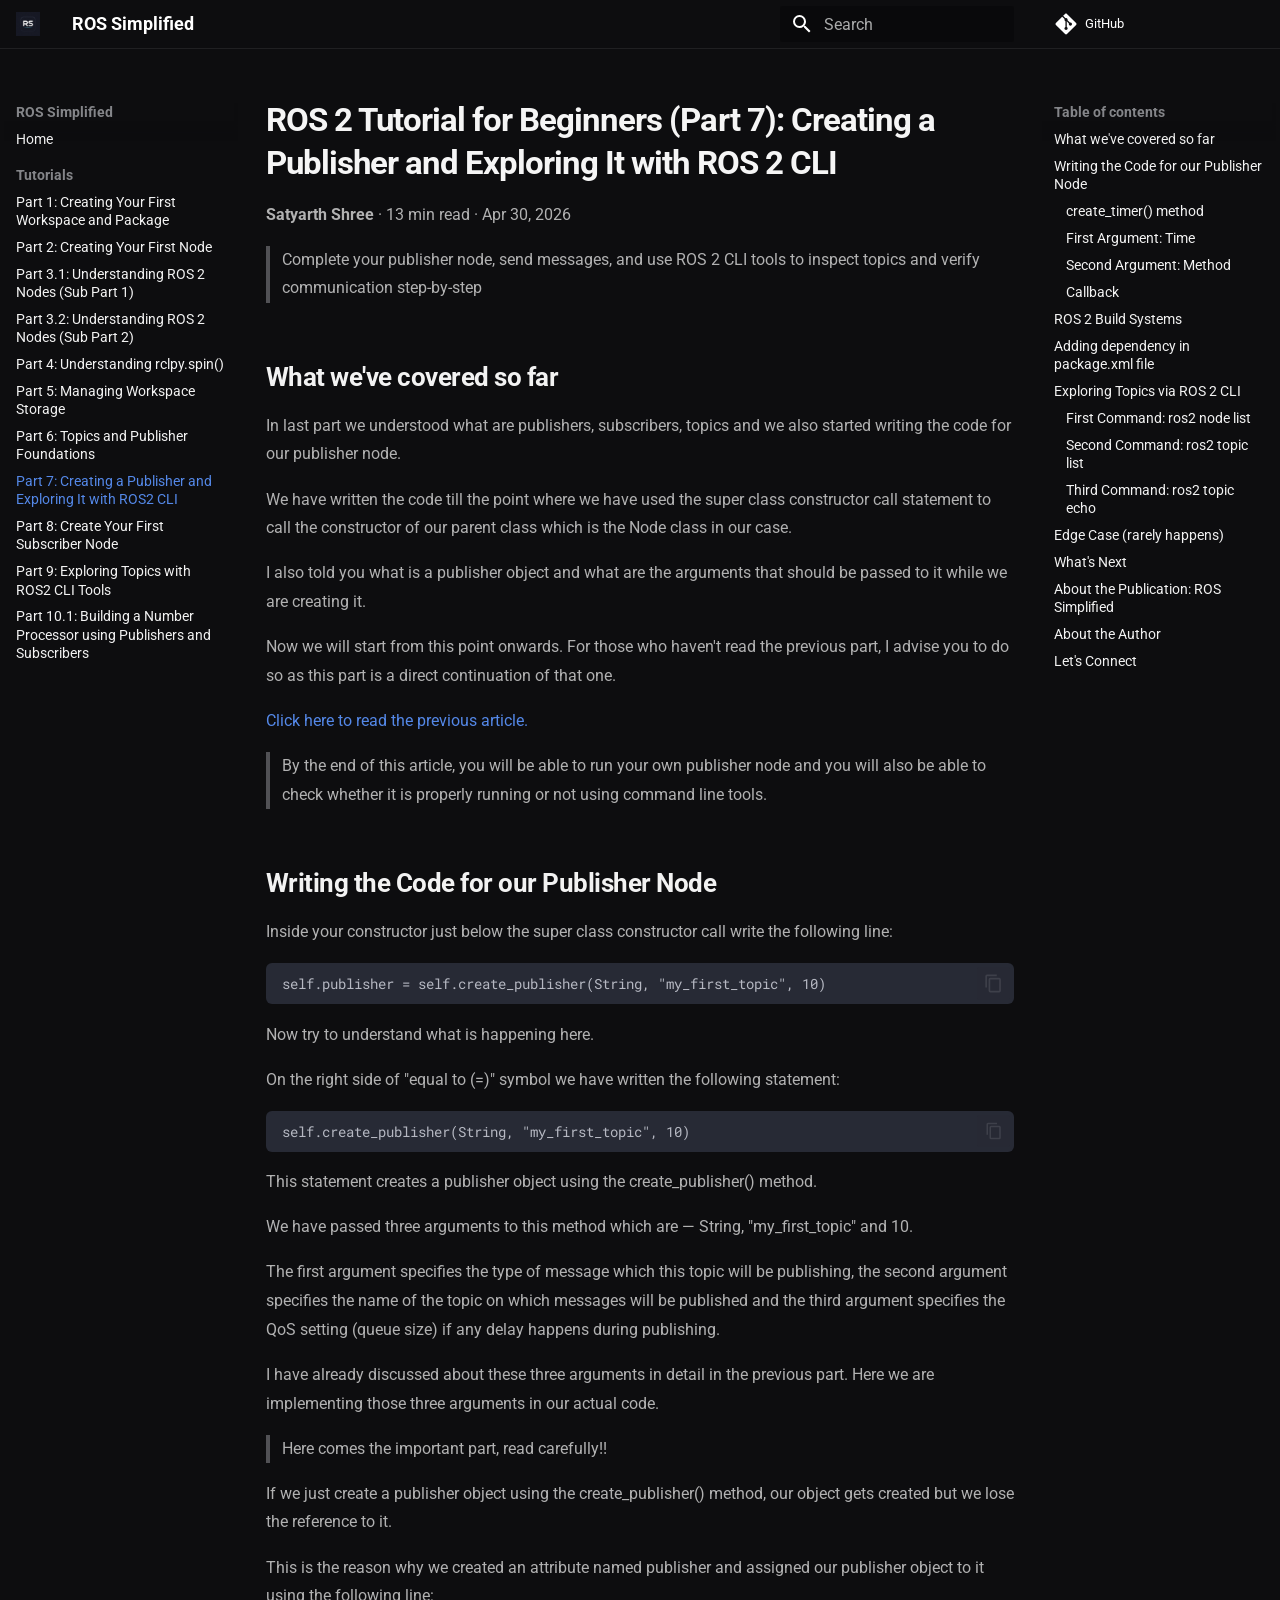
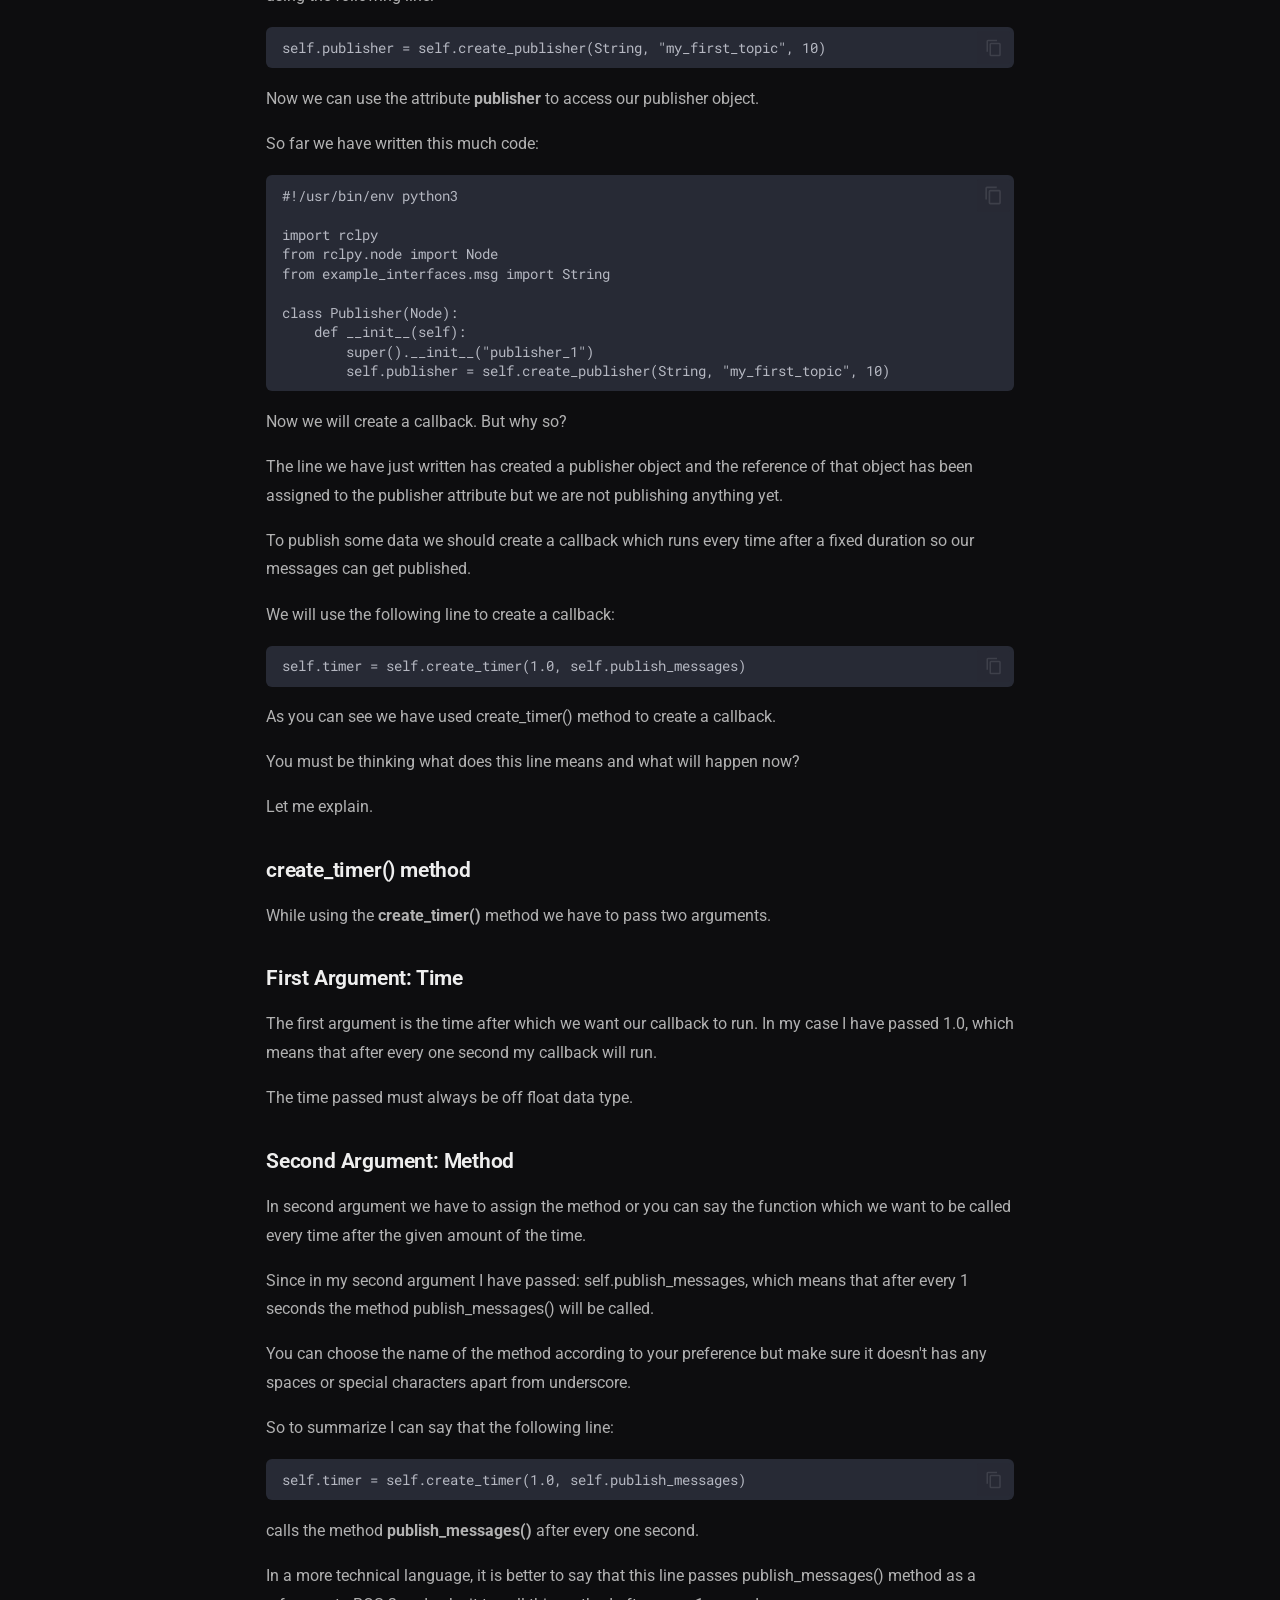
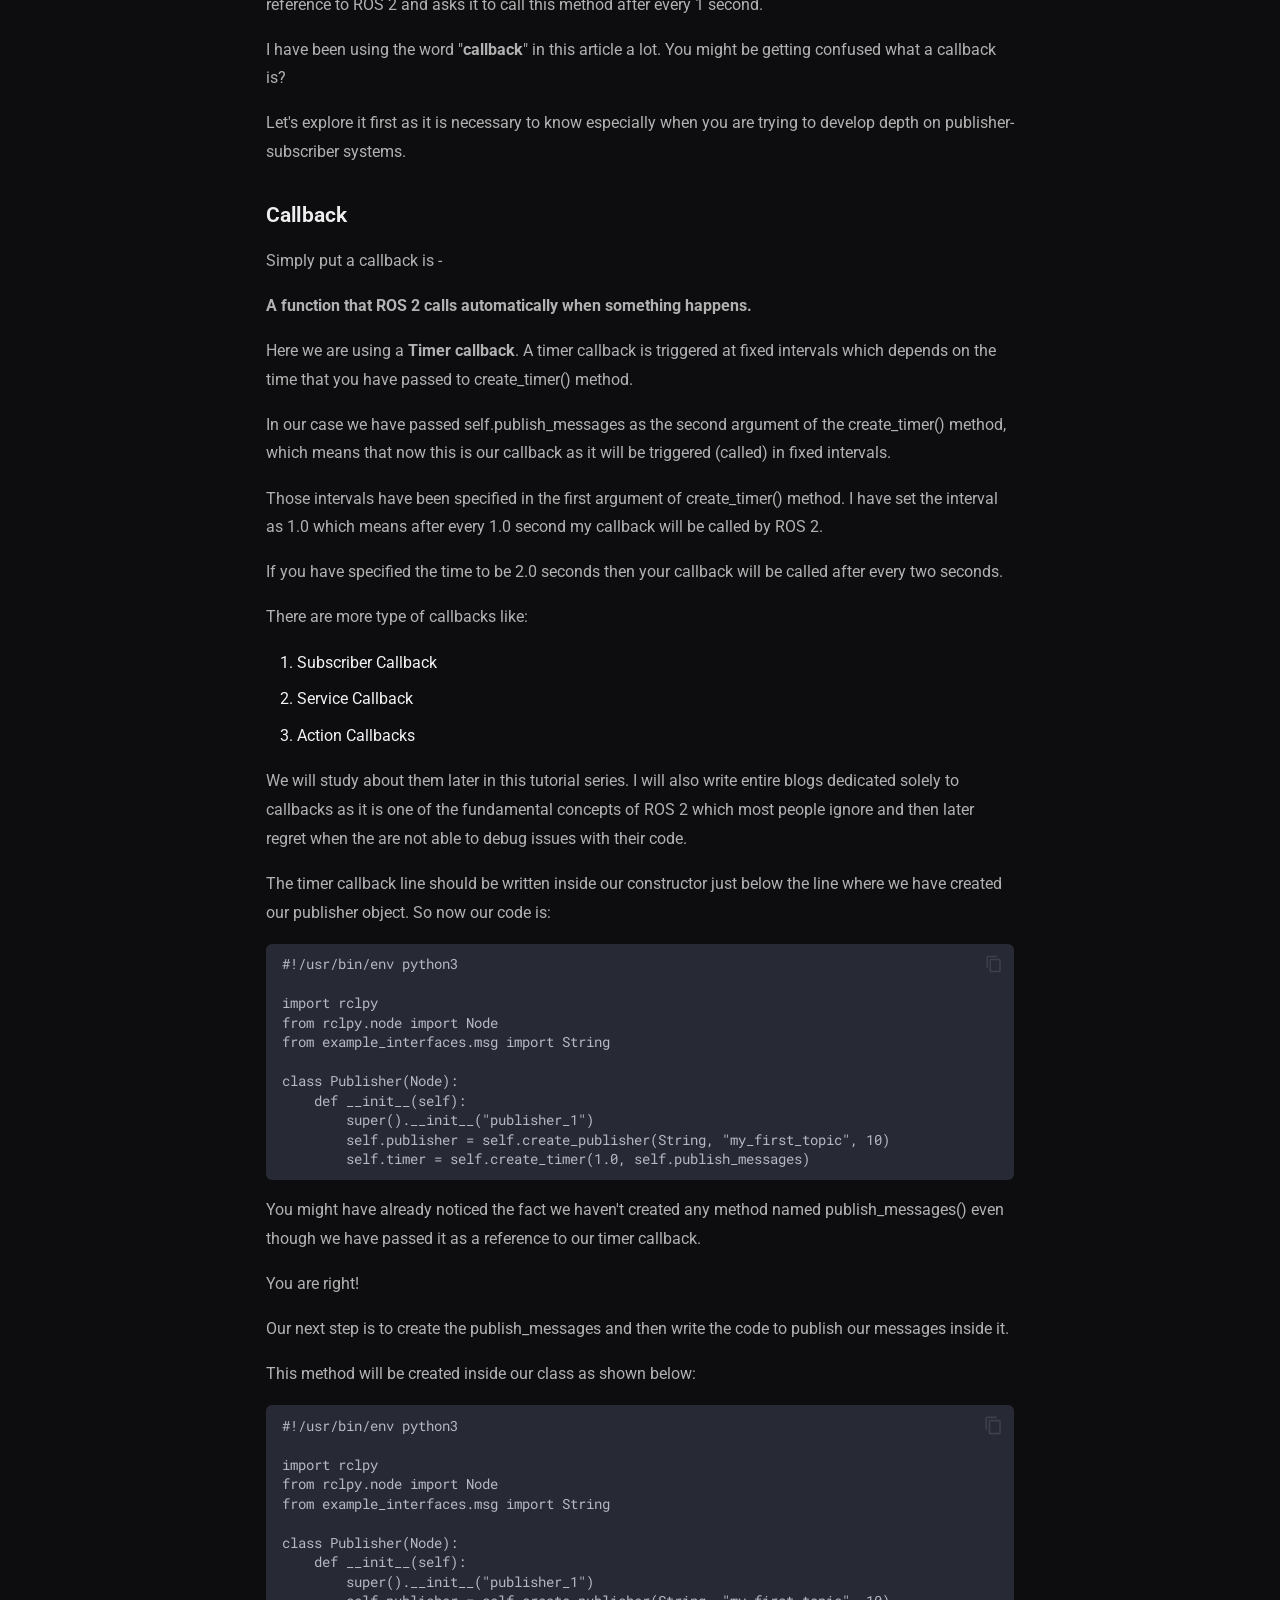
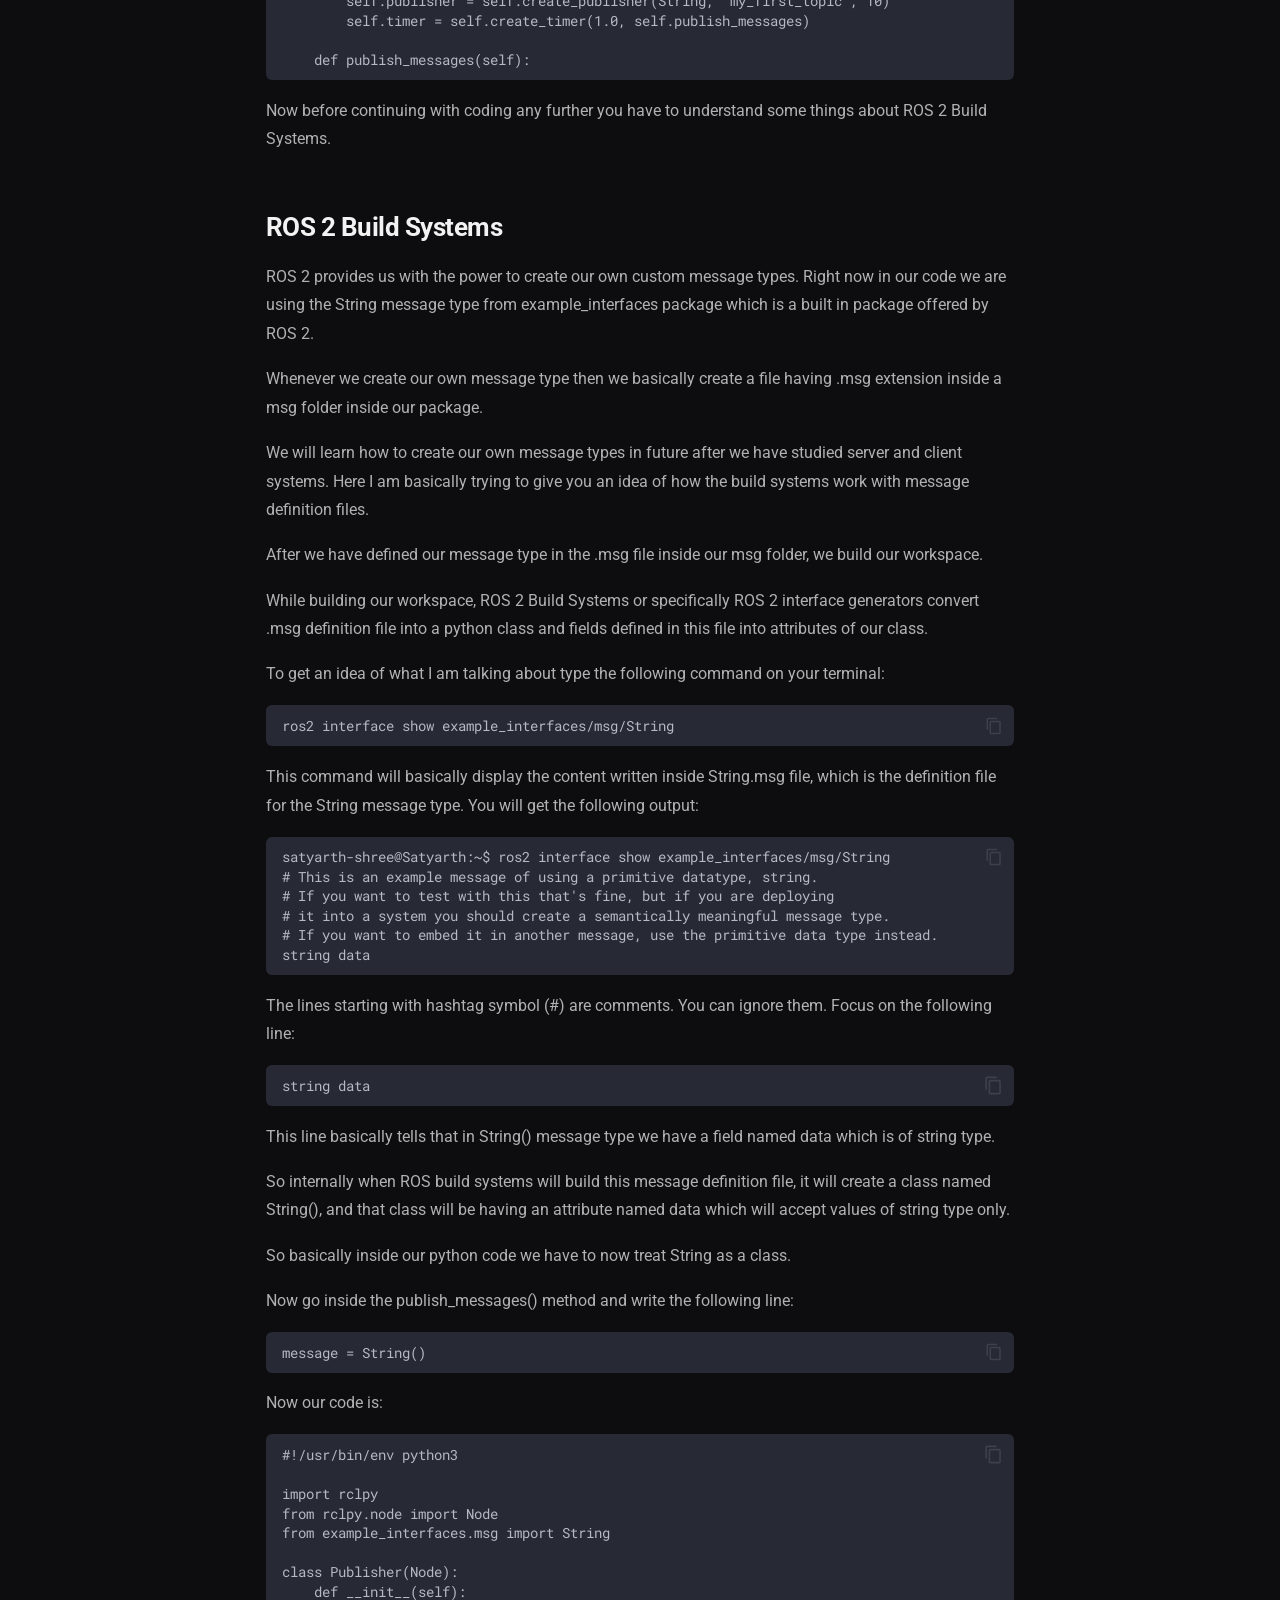
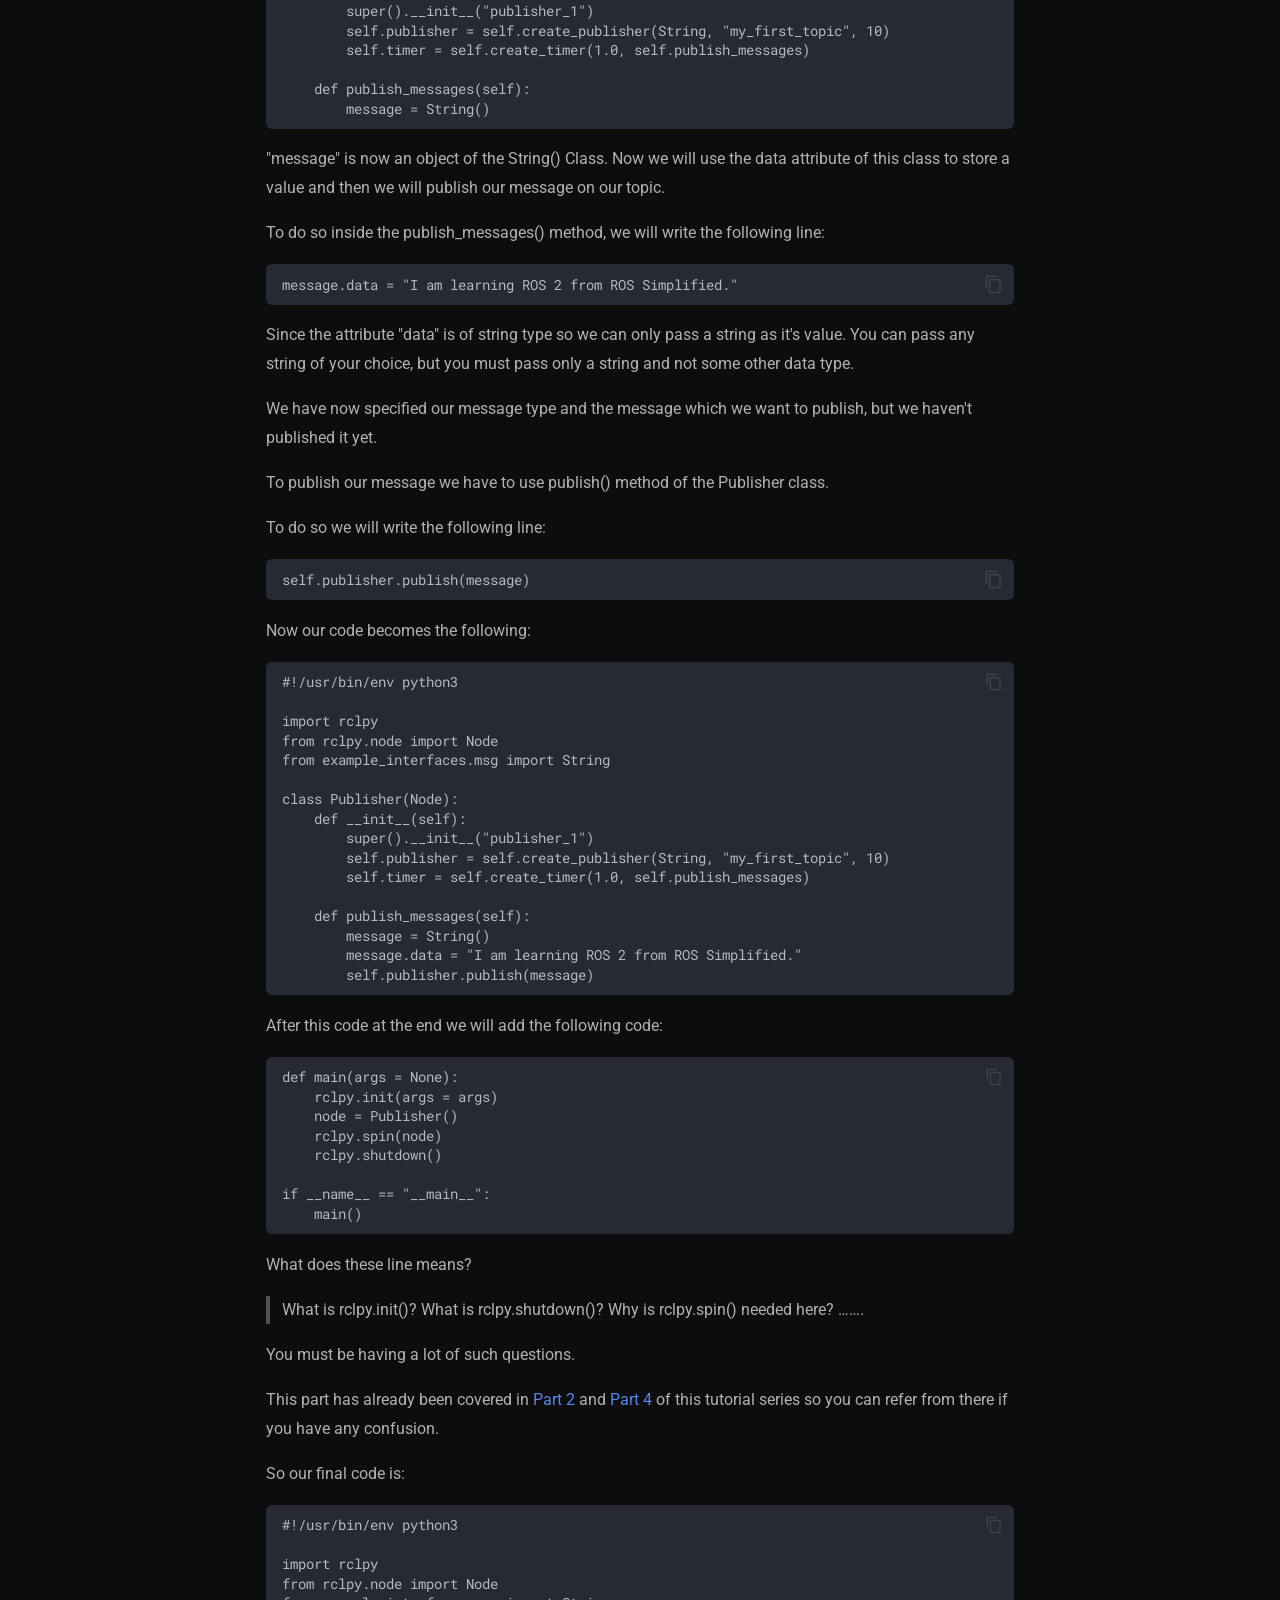
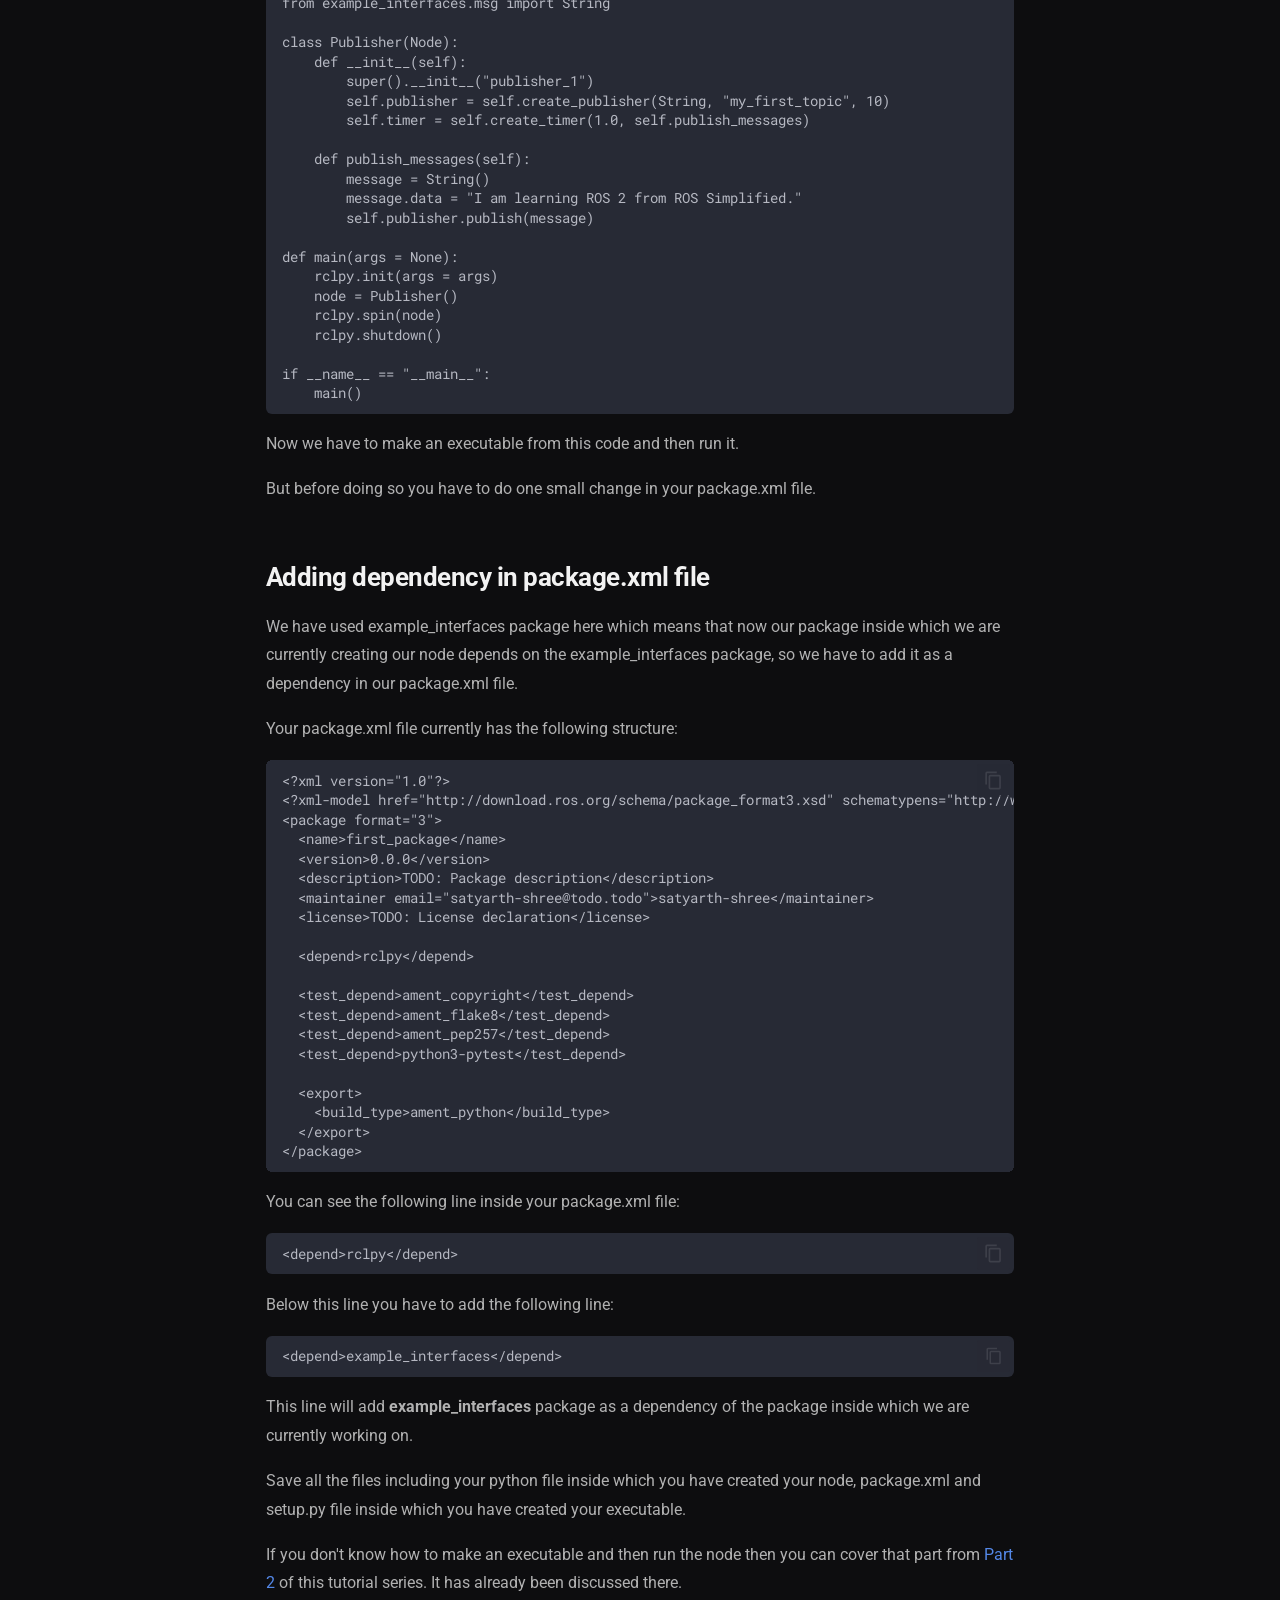
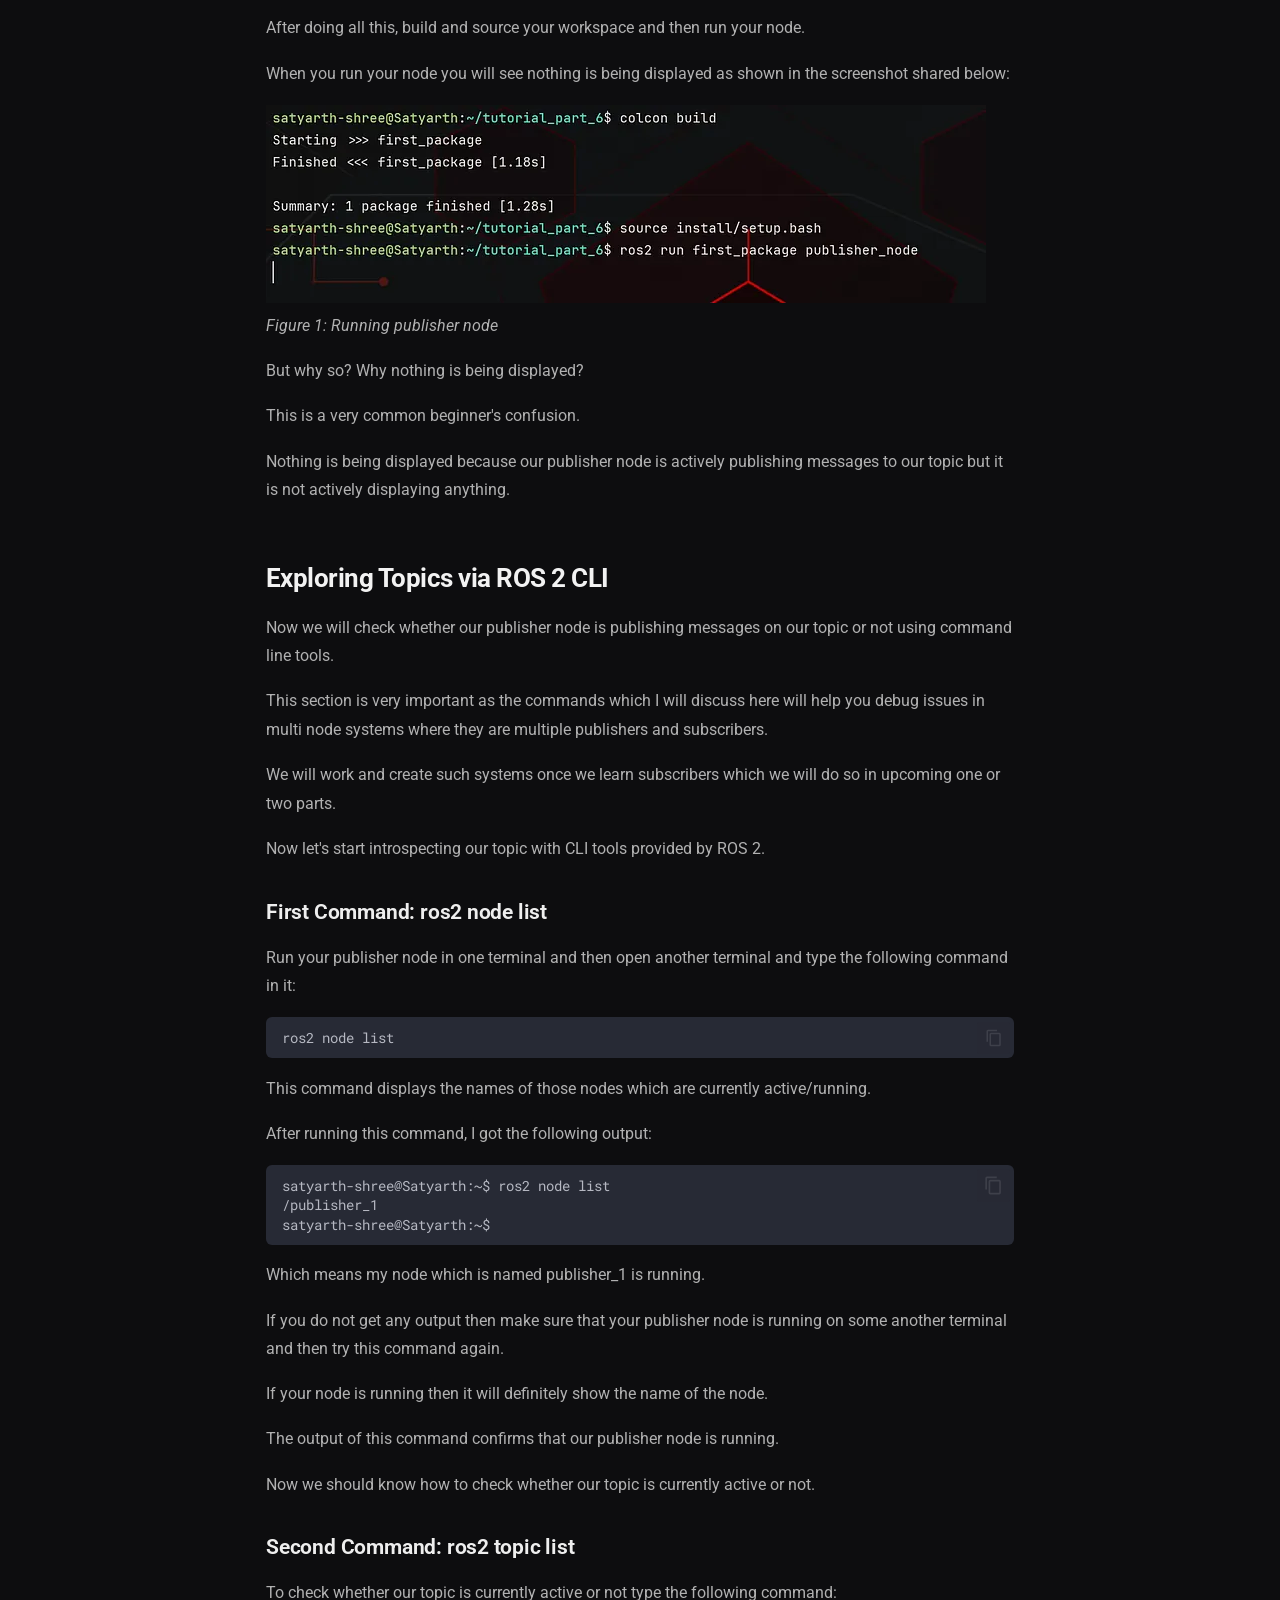
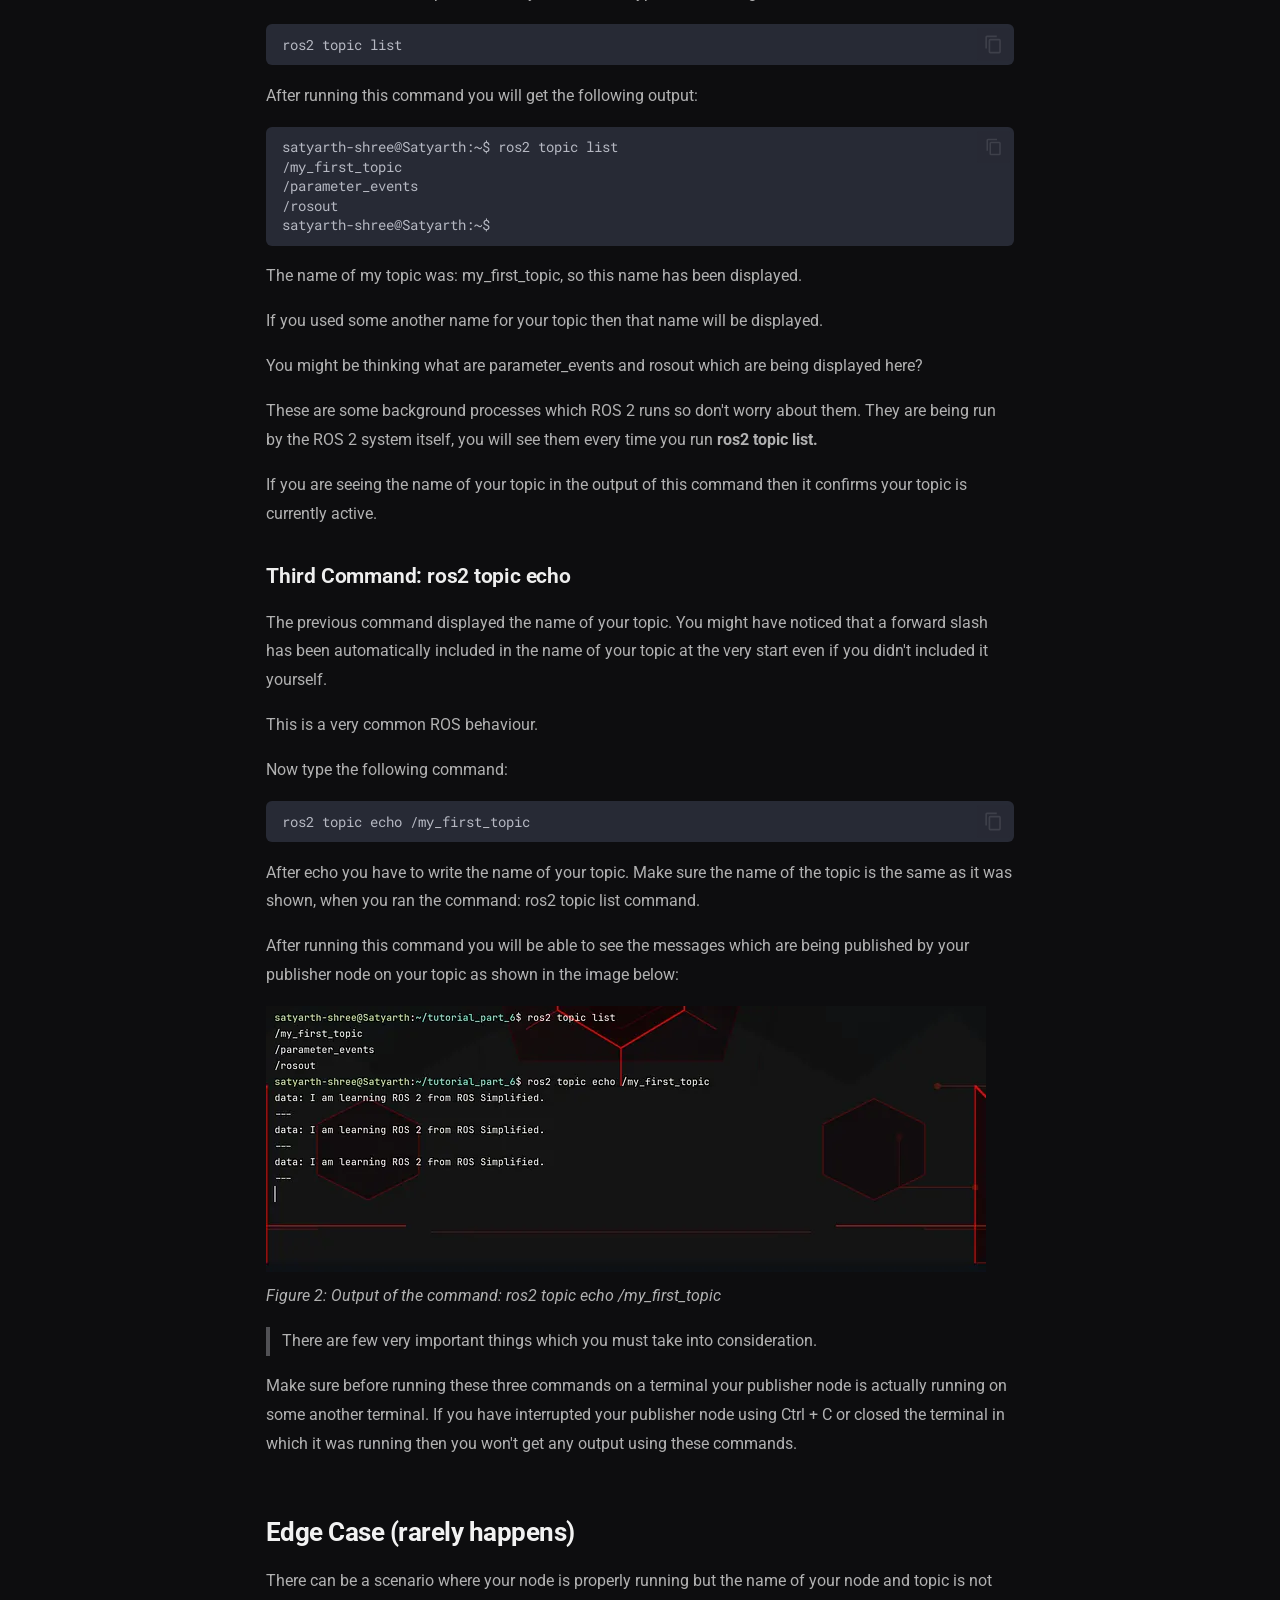
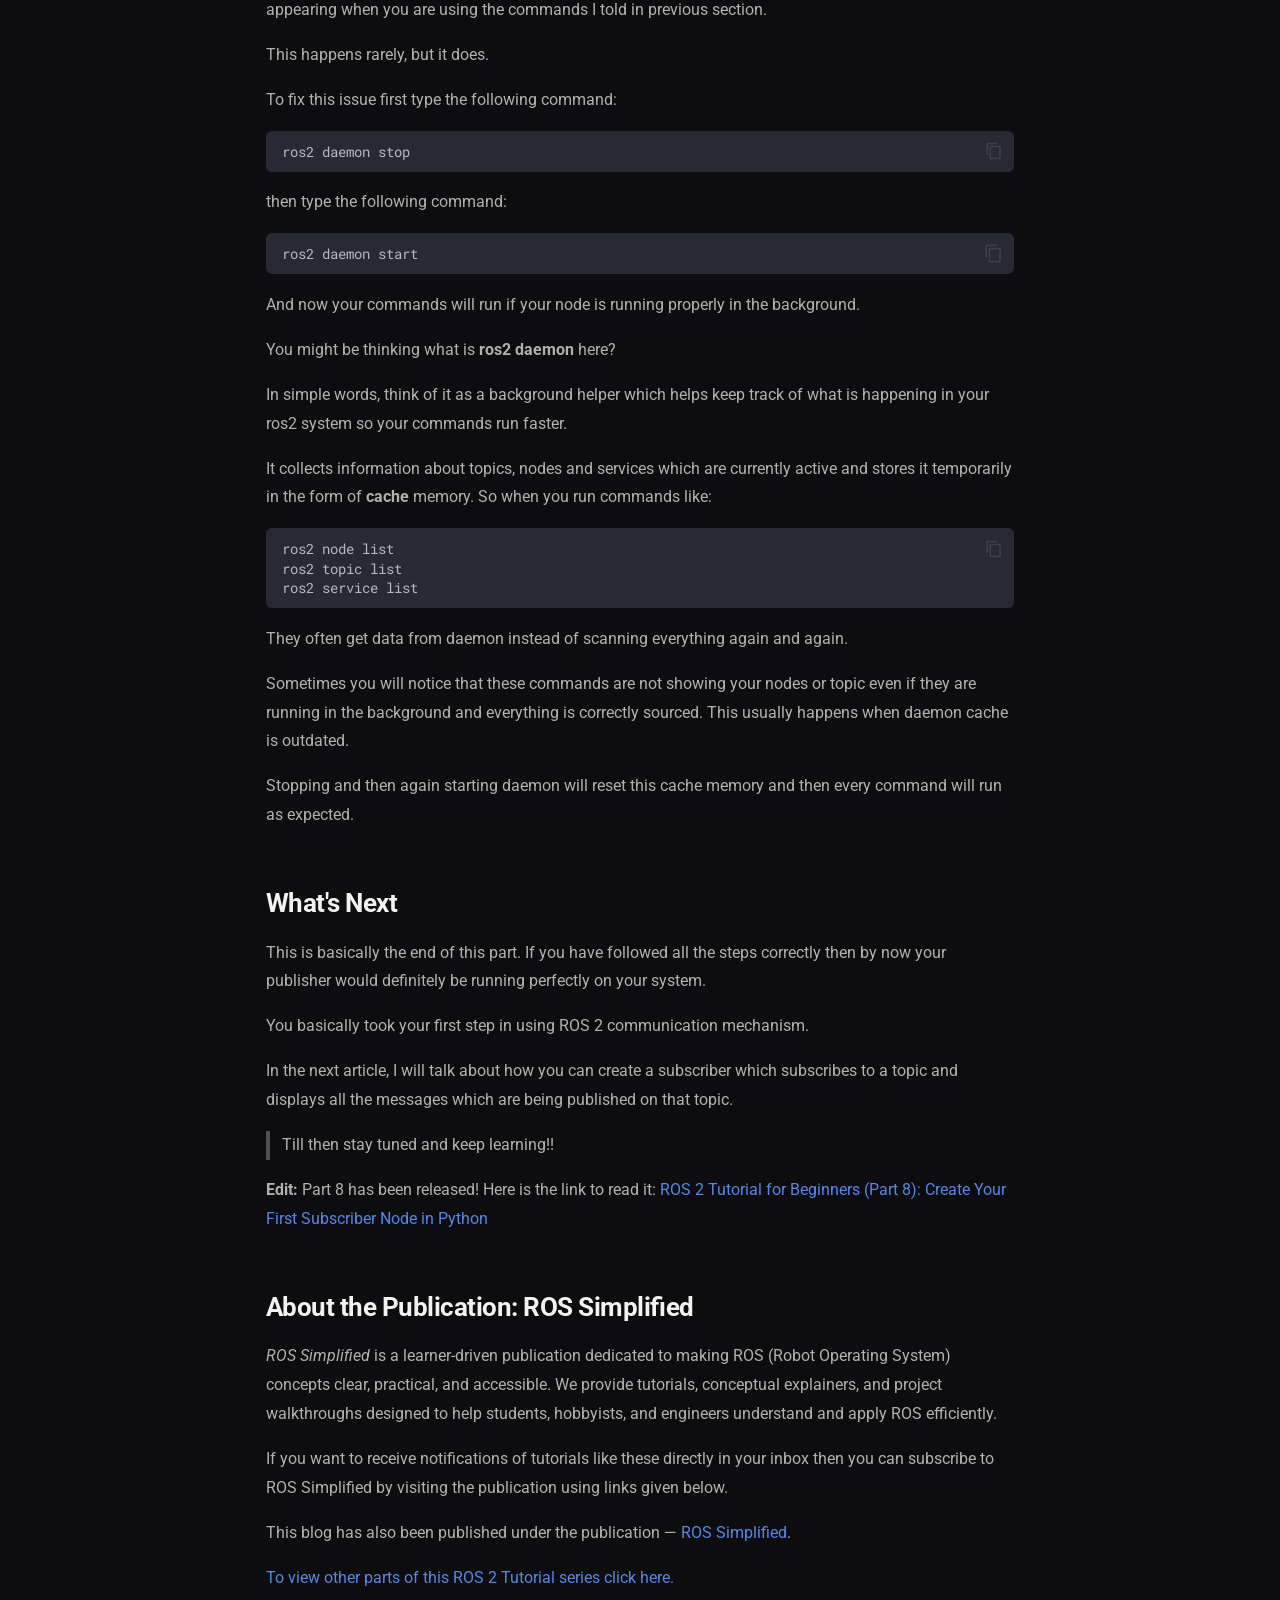
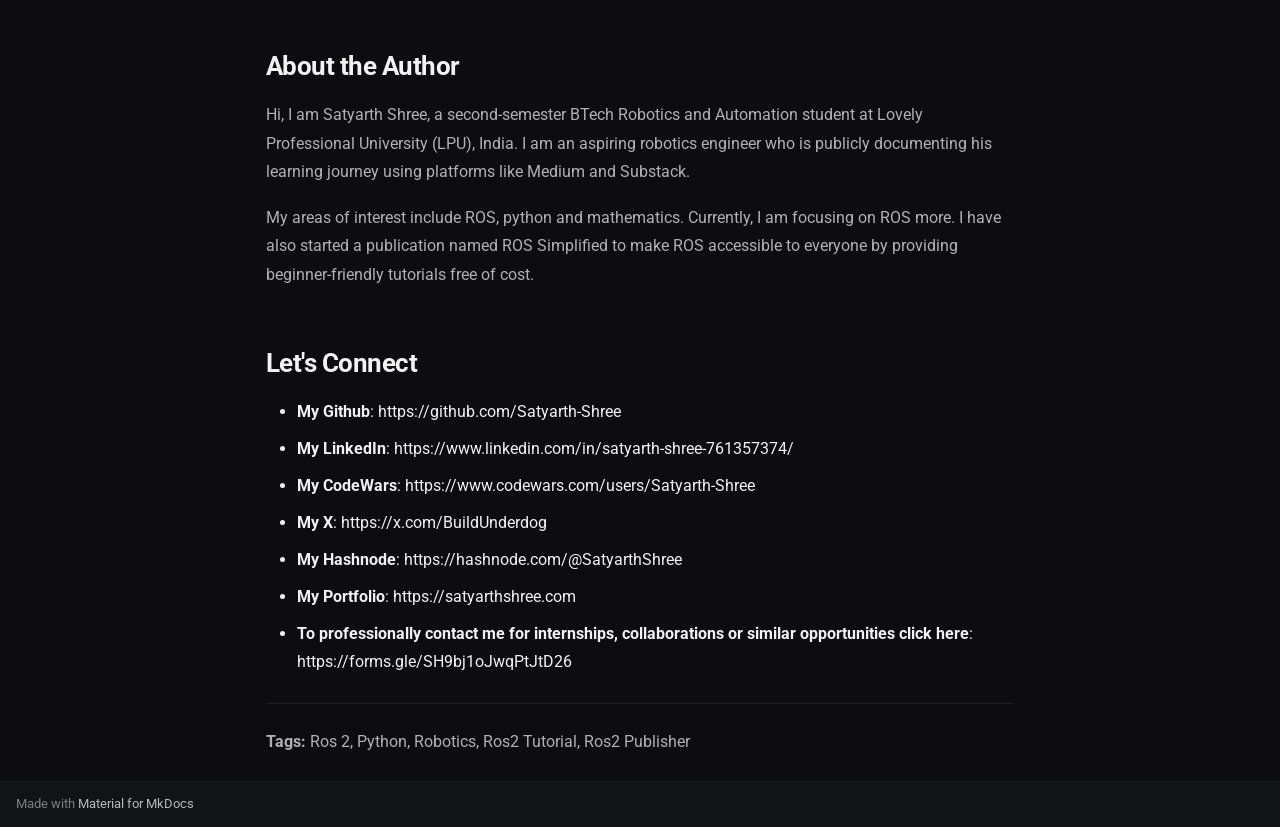
<file: Tutorials/part-7-creating-a-publisher-and-exploring-it-with-ros2-cli/index.html>
<!doctype html>
<html lang="en" class="no-js">
  <head>
    
      <meta charset="utf-8">
      <meta name="viewport" content="width=device-width,initial-scale=1">
      
        <meta name="description" content="Beginner-friendly ROS 2 tutorials from ROS Simplified">
      
      
      
        <link rel="canonical" href="https://docs.satyarthshree.com/Tutorials/part-7-creating-a-publisher-and-exploring-it-with-ros2-cli/">
      
      
        <link rel="prev" href="../part-6-topics-and-publisher-foundations/">
      
      
        <link rel="next" href="../part-8-create-your-first-subscriber-node-in-python/">
      
      
        
      
      
      <link rel="icon" href="../../assets/ROS_Simplified_Logo.png">
      <meta name="generator" content="mkdocs-1.6.1, mkdocs-material-9.7.6">
    
    
      
        <title>Part 7: Creating a Publisher and Exploring It with ROS2 CLI - ROS Simplified</title>
      
    
    
      <link rel="stylesheet" href="../../assets/stylesheets/main.484c7ddc.min.css">
      
        
        <link rel="stylesheet" href="../../assets/stylesheets/palette.ab4e12ef.min.css">
      
      


    
    
      
    
    
      
        
        
        <link rel="preconnect" href="https://fonts.gstatic.com" crossorigin>
        <link rel="stylesheet" href="https://fonts.googleapis.com/css?family=Roboto:300,300i,400,400i,700,700i%7CRoboto+Mono:400,400i,700,700i&display=fallback">
        <style>:root{--md-text-font:"Roboto";--md-code-font:"Roboto Mono"}</style>
      
    
    
      <link rel="stylesheet" href="../../stylesheets/style.css">
    
    <script>__md_scope=new URL("../..",location),__md_hash=e=>[...e].reduce(((e,_)=>(e<<5)-e+_.charCodeAt(0)),0),__md_get=(e,_=localStorage,t=__md_scope)=>JSON.parse(_.getItem(t.pathname+"."+e)),__md_set=(e,_,t=localStorage,a=__md_scope)=>{try{t.setItem(a.pathname+"."+e,JSON.stringify(_))}catch(e){}}</script>
    
      

    
    
  </head>
  
  
    
    
    
    
    
    <body dir="ltr" data-md-color-scheme="slate" data-md-color-primary="indigo" data-md-color-accent="indigo">
  
    
    <input class="md-toggle" data-md-toggle="drawer" type="checkbox" id="__drawer" autocomplete="off">
    <input class="md-toggle" data-md-toggle="search" type="checkbox" id="__search" autocomplete="off">
    <label class="md-overlay" for="__drawer"></label>
    <div data-md-component="skip">
      
        
        <a href="#ros-2-tutorial-for-beginners-part-7-creating-a-publisher-and-exploring-it-with-ros-2-cli" class="md-skip">
          Skip to content
        </a>
      
    </div>
    <div data-md-component="announce">
      
    </div>
    
    
      

  

<header class="md-header md-header--shadow" data-md-component="header">
  <nav class="md-header__inner md-grid" aria-label="Header">
    <a href="../.." title="ROS Simplified" class="md-header__button md-logo" aria-label="ROS Simplified" data-md-component="logo">
      
  <img src="../../assets/ROS_Simplified_Logo.png" alt="logo">

    </a>
    <label class="md-header__button md-icon" for="__drawer">
      
      <svg xmlns="http://www.w3.org/2000/svg" viewBox="0 0 24 24"><path d="M3 6h18v2H3zm0 5h18v2H3zm0 5h18v2H3z"/></svg>
    </label>
    <div class="md-header__title" data-md-component="header-title">
      <div class="md-header__ellipsis">
        <div class="md-header__topic">
          <span class="md-ellipsis">
            ROS Simplified
          </span>
        </div>
        <div class="md-header__topic" data-md-component="header-topic">
          <span class="md-ellipsis">
            
              Part 7: Creating a Publisher and Exploring It with ROS2 CLI
            
          </span>
        </div>
      </div>
    </div>
    
      
    
    
    
    
      
      
        <label class="md-header__button md-icon" for="__search">
          
          <svg xmlns="http://www.w3.org/2000/svg" viewBox="0 0 24 24"><path d="M9.5 3A6.5 6.5 0 0 1 16 9.5c0 1.61-.59 3.09-1.56 4.23l.27.27h.79l5 5-1.5 1.5-5-5v-.79l-.27-.27A6.52 6.52 0 0 1 9.5 16 6.5 6.5 0 0 1 3 9.5 6.5 6.5 0 0 1 9.5 3m0 2C7 5 5 7 5 9.5S7 14 9.5 14 14 12 14 9.5 12 5 9.5 5"/></svg>
        </label>
        <div class="md-search" data-md-component="search" role="dialog">
  <label class="md-search__overlay" for="__search"></label>
  <div class="md-search__inner" role="search">
    <form class="md-search__form" name="search">
      <input type="text" class="md-search__input" name="query" aria-label="Search" placeholder="Search" autocapitalize="off" autocorrect="off" autocomplete="off" spellcheck="false" data-md-component="search-query" required>
      <label class="md-search__icon md-icon" for="__search">
        
        <svg xmlns="http://www.w3.org/2000/svg" viewBox="0 0 24 24"><path d="M9.5 3A6.5 6.5 0 0 1 16 9.5c0 1.61-.59 3.09-1.56 4.23l.27.27h.79l5 5-1.5 1.5-5-5v-.79l-.27-.27A6.52 6.52 0 0 1 9.5 16 6.5 6.5 0 0 1 3 9.5 6.5 6.5 0 0 1 9.5 3m0 2C7 5 5 7 5 9.5S7 14 9.5 14 14 12 14 9.5 12 5 9.5 5"/></svg>
        
        <svg xmlns="http://www.w3.org/2000/svg" viewBox="0 0 24 24"><path d="M20 11v2H8l5.5 5.5-1.42 1.42L4.16 12l7.92-7.92L13.5 5.5 8 11z"/></svg>
      </label>
      <nav class="md-search__options" aria-label="Search">
        
        <button type="reset" class="md-search__icon md-icon" title="Clear" aria-label="Clear" tabindex="-1">
          
          <svg xmlns="http://www.w3.org/2000/svg" viewBox="0 0 24 24"><path d="M19 6.41 17.59 5 12 10.59 6.41 5 5 6.41 10.59 12 5 17.59 6.41 19 12 13.41 17.59 19 19 17.59 13.41 12z"/></svg>
        </button>
      </nav>
      
        <div class="md-search__suggest" data-md-component="search-suggest"></div>
      
    </form>
    <div class="md-search__output">
      <div class="md-search__scrollwrap" tabindex="0" data-md-scrollfix>
        <div class="md-search-result" data-md-component="search-result">
          <div class="md-search-result__meta">
            Initializing search
          </div>
          <ol class="md-search-result__list" role="presentation"></ol>
        </div>
      </div>
    </div>
  </div>
</div>
      
    
    
      <div class="md-header__source">
        <a href="https://github.com/Satyarth-Shree/ros2-guides.git" title="Go to repository" class="md-source" data-md-component="source">
  <div class="md-source__icon md-icon">
    
    <svg xmlns="http://www.w3.org/2000/svg" viewBox="0 0 448 512"><!--! Font Awesome Free 7.1.0 by @fontawesome - https://fontawesome.com License - https://fontawesome.com/license/free (Icons: CC BY 4.0, Fonts: SIL OFL 1.1, Code: MIT License) Copyright 2025 Fonticons, Inc.--><path d="M439.6 236.1 244 40.5c-5.4-5.5-12.8-8.5-20.4-8.5s-15 3-20.4 8.4L162.5 81l51.5 51.5c27.1-9.1 52.7 16.8 43.4 43.7l49.7 49.7c34.2-11.8 61.2 31 35.5 56.7-26.5 26.5-70.2-2.9-56-37.3L240.3 199v121.9c25.3 12.5 22.3 41.8 9.1 55-6.4 6.4-15.2 10.1-24.3 10.1s-17.8-3.6-24.3-10.1c-17.6-17.6-11.1-46.9 11.2-56v-123c-20.8-8.5-24.6-30.7-18.6-45L142.6 101 8.5 235.1C3 240.6 0 247.9 0 255.5s3 15 8.5 20.4l195.6 195.7c5.4 5.4 12.7 8.4 20.4 8.4s15-3 20.4-8.4l194.7-194.7c5.4-5.4 8.4-12.8 8.4-20.4s-3-15-8.4-20.4"/></svg>
  </div>
  <div class="md-source__repository">
    GitHub
  </div>
</a>
      </div>
    
  </nav>
  
</header>
    
    <div class="md-container" data-md-component="container">
      
      
        
          
        
      
      <main class="md-main" data-md-component="main">
        <div class="md-main__inner md-grid">
          
            
              
              <div class="md-sidebar md-sidebar--primary" data-md-component="sidebar" data-md-type="navigation" >
                <div class="md-sidebar__scrollwrap">
                  <div class="md-sidebar__inner">
                    



<nav class="md-nav md-nav--primary" aria-label="Navigation" data-md-level="0">
  <label class="md-nav__title" for="__drawer">
    <a href="../.." title="ROS Simplified" class="md-nav__button md-logo" aria-label="ROS Simplified" data-md-component="logo">
      
  <img src="../../assets/ROS_Simplified_Logo.png" alt="logo">

    </a>
    ROS Simplified
  </label>
  
    <div class="md-nav__source">
      <a href="https://github.com/Satyarth-Shree/ros2-guides.git" title="Go to repository" class="md-source" data-md-component="source">
  <div class="md-source__icon md-icon">
    
    <svg xmlns="http://www.w3.org/2000/svg" viewBox="0 0 448 512"><!--! Font Awesome Free 7.1.0 by @fontawesome - https://fontawesome.com License - https://fontawesome.com/license/free (Icons: CC BY 4.0, Fonts: SIL OFL 1.1, Code: MIT License) Copyright 2025 Fonticons, Inc.--><path d="M439.6 236.1 244 40.5c-5.4-5.5-12.8-8.5-20.4-8.5s-15 3-20.4 8.4L162.5 81l51.5 51.5c27.1-9.1 52.7 16.8 43.4 43.7l49.7 49.7c34.2-11.8 61.2 31 35.5 56.7-26.5 26.5-70.2-2.9-56-37.3L240.3 199v121.9c25.3 12.5 22.3 41.8 9.1 55-6.4 6.4-15.2 10.1-24.3 10.1s-17.8-3.6-24.3-10.1c-17.6-17.6-11.1-46.9 11.2-56v-123c-20.8-8.5-24.6-30.7-18.6-45L142.6 101 8.5 235.1C3 240.6 0 247.9 0 255.5s3 15 8.5 20.4l195.6 195.7c5.4 5.4 12.7 8.4 20.4 8.4s15-3 20.4-8.4l194.7-194.7c5.4-5.4 8.4-12.8 8.4-20.4s-3-15-8.4-20.4"/></svg>
  </div>
  <div class="md-source__repository">
    GitHub
  </div>
</a>
    </div>
  
  <ul class="md-nav__list" data-md-scrollfix>
    
      
      
  
  
  
  
    <li class="md-nav__item">
      <a href="../.." class="md-nav__link">
        
  
  
  <span class="md-ellipsis">
    
  
    Home
  

    
  </span>
  
  

      </a>
    </li>
  

    
      
      
  
  
    
  
  
  
    
    
    
    
      
        
        
      
    
    
    <li class="md-nav__item md-nav__item--active md-nav__item--section md-nav__item--nested">
      
        
        
        <input class="md-nav__toggle md-toggle " type="checkbox" id="__nav_2" checked>
        
          
          <label class="md-nav__link" for="__nav_2" id="__nav_2_label" tabindex="">
            
  
  
  <span class="md-ellipsis">
    
  
    Tutorials
  

    
  </span>
  
  

            <span class="md-nav__icon md-icon"></span>
          </label>
        
        <nav class="md-nav" data-md-level="1" aria-labelledby="__nav_2_label" aria-expanded="true">
          <label class="md-nav__title" for="__nav_2">
            <span class="md-nav__icon md-icon"></span>
            
  
    Tutorials
  

          </label>
          <ul class="md-nav__list" data-md-scrollfix>
            
              
                
  
  
  
  
    <li class="md-nav__item">
      <a href="../part-1-create-your-first-workspace-and-package/" class="md-nav__link">
        
  
  
  <span class="md-ellipsis">
    
  
    Part 1: Creating Your First Workspace and Package
  

    
  </span>
  
  

      </a>
    </li>
  

              
            
              
                
  
  
  
  
    <li class="md-nav__item">
      <a href="../part-2-creating-your-first-node/" class="md-nav__link">
        
  
  
  <span class="md-ellipsis">
    
  
    Part 2: Creating Your First Node
  

    
  </span>
  
  

      </a>
    </li>
  

              
            
              
                
  
  
  
  
    <li class="md-nav__item">
      <a href="../part-3-sub-part-1-understanding-ros-2-nodes/" class="md-nav__link">
        
  
  
  <span class="md-ellipsis">
    
  
    Part 3.1: Understanding ROS 2 Nodes (Sub Part 1)
  

    
  </span>
  
  

      </a>
    </li>
  

              
            
              
                
  
  
  
  
    <li class="md-nav__item">
      <a href="../part-3-sub-part-2/" class="md-nav__link">
        
  
  
  <span class="md-ellipsis">
    
  
    Part 3.2: Understanding ROS 2 Nodes (Sub Part 2)
  

    
  </span>
  
  

      </a>
    </li>
  

              
            
              
                
  
  
  
  
    <li class="md-nav__item">
      <a href="../part-4-understanding-rclpy.spin/" class="md-nav__link">
        
  
  
  <span class="md-ellipsis">
    
  
    Part 4: Understanding rclpy.spin()
  

    
  </span>
  
  

      </a>
    </li>
  

              
            
              
                
  
  
  
  
    <li class="md-nav__item">
      <a href="../part-5-manage-your-ROS-2-workspace-using-linux-commands/" class="md-nav__link">
        
  
  
  <span class="md-ellipsis">
    
  
    Part 5: Managing Workspace Storage
  

    
  </span>
  
  

      </a>
    </li>
  

              
            
              
                
  
  
  
  
    <li class="md-nav__item">
      <a href="../part-6-topics-and-publisher-foundations/" class="md-nav__link">
        
  
  
  <span class="md-ellipsis">
    
  
    Part 6: Topics and Publisher Foundations
  

    
  </span>
  
  

      </a>
    </li>
  

              
            
              
                
  
  
    
  
  
  
    <li class="md-nav__item md-nav__item--active">
      
      <input class="md-nav__toggle md-toggle" type="checkbox" id="__toc">
      
      
        
      
      
        <label class="md-nav__link md-nav__link--active" for="__toc">
          
  
  
  <span class="md-ellipsis">
    
  
    Part 7: Creating a Publisher and Exploring It with ROS2 CLI
  

    
  </span>
  
  

          <span class="md-nav__icon md-icon"></span>
        </label>
      
      <a href="./" class="md-nav__link md-nav__link--active">
        
  
  
  <span class="md-ellipsis">
    
  
    Part 7: Creating a Publisher and Exploring It with ROS2 CLI
  

    
  </span>
  
  

      </a>
      
        

<nav class="md-nav md-nav--secondary" aria-label="Table of contents">
  
  
  
    
  
  
    <label class="md-nav__title" for="__toc">
      <span class="md-nav__icon md-icon"></span>
      Table of contents
    </label>
    <ul class="md-nav__list" data-md-component="toc" data-md-scrollfix>
      
        <li class="md-nav__item">
  <a href="#what-weve-covered-so-far" class="md-nav__link">
    <span class="md-ellipsis">
      
        What we've covered so far
      
    </span>
  </a>
  
</li>
      
        <li class="md-nav__item">
  <a href="#writing-the-code-for-our-publisher-node" class="md-nav__link">
    <span class="md-ellipsis">
      
        Writing the Code for our Publisher Node
      
    </span>
  </a>
  
    <nav class="md-nav" aria-label="Writing the Code for our Publisher Node">
      <ul class="md-nav__list">
        
          <li class="md-nav__item">
  <a href="#create_timer-method" class="md-nav__link">
    <span class="md-ellipsis">
      
        create_timer() method
      
    </span>
  </a>
  
</li>
        
          <li class="md-nav__item">
  <a href="#first-argument-time" class="md-nav__link">
    <span class="md-ellipsis">
      
        First Argument: Time
      
    </span>
  </a>
  
</li>
        
          <li class="md-nav__item">
  <a href="#second-argument-method" class="md-nav__link">
    <span class="md-ellipsis">
      
        Second Argument: Method
      
    </span>
  </a>
  
</li>
        
          <li class="md-nav__item">
  <a href="#callback" class="md-nav__link">
    <span class="md-ellipsis">
      
        Callback
      
    </span>
  </a>
  
</li>
        
      </ul>
    </nav>
  
</li>
      
        <li class="md-nav__item">
  <a href="#ros-2-build-systems" class="md-nav__link">
    <span class="md-ellipsis">
      
        ROS 2 Build Systems
      
    </span>
  </a>
  
</li>
      
        <li class="md-nav__item">
  <a href="#adding-dependency-in-packagexml-file" class="md-nav__link">
    <span class="md-ellipsis">
      
        Adding dependency in package.xml file
      
    </span>
  </a>
  
</li>
      
        <li class="md-nav__item">
  <a href="#exploring-topics-via-ros-2-cli" class="md-nav__link">
    <span class="md-ellipsis">
      
        Exploring Topics via ROS 2 CLI
      
    </span>
  </a>
  
    <nav class="md-nav" aria-label="Exploring Topics via ROS 2 CLI">
      <ul class="md-nav__list">
        
          <li class="md-nav__item">
  <a href="#first-command-ros2-node-list" class="md-nav__link">
    <span class="md-ellipsis">
      
        First Command: ros2 node list
      
    </span>
  </a>
  
</li>
        
          <li class="md-nav__item">
  <a href="#second-command-ros2-topic-list" class="md-nav__link">
    <span class="md-ellipsis">
      
        Second Command: ros2 topic list
      
    </span>
  </a>
  
</li>
        
          <li class="md-nav__item">
  <a href="#third-command-ros2-topic-echo" class="md-nav__link">
    <span class="md-ellipsis">
      
        Third Command: ros2 topic echo
      
    </span>
  </a>
  
</li>
        
      </ul>
    </nav>
  
</li>
      
        <li class="md-nav__item">
  <a href="#edge-case-rarely-happens" class="md-nav__link">
    <span class="md-ellipsis">
      
        Edge Case (rarely happens)
      
    </span>
  </a>
  
</li>
      
        <li class="md-nav__item">
  <a href="#whats-next" class="md-nav__link">
    <span class="md-ellipsis">
      
        What's Next
      
    </span>
  </a>
  
</li>
      
        <li class="md-nav__item">
  <a href="#about-the-publication-ros-simplified" class="md-nav__link">
    <span class="md-ellipsis">
      
        About the Publication: ROS Simplified
      
    </span>
  </a>
  
</li>
      
        <li class="md-nav__item">
  <a href="#about-the-author" class="md-nav__link">
    <span class="md-ellipsis">
      
        About the Author
      
    </span>
  </a>
  
</li>
      
        <li class="md-nav__item">
  <a href="#lets-connect" class="md-nav__link">
    <span class="md-ellipsis">
      
        Let's Connect
      
    </span>
  </a>
  
</li>
      
    </ul>
  
</nav>
      
    </li>
  

              
            
              
                
  
  
  
  
    <li class="md-nav__item">
      <a href="../part-8-create-your-first-subscriber-node-in-python/" class="md-nav__link">
        
  
  
  <span class="md-ellipsis">
    
  
    Part 8: Create Your First Subscriber Node
  

    
  </span>
  
  

      </a>
    </li>
  

              
            
              
                
  
  
  
  
    <li class="md-nav__item">
      <a href="../part-9-Exploring-Topics-with-ros2-command-line-tools/" class="md-nav__link">
        
  
  
  <span class="md-ellipsis">
    
  
    Part 9: Exploring Topics with ROS2 CLI Tools
  

    
  </span>
  
  

      </a>
    </li>
  

              
            
              
                
  
  
  
  
    <li class="md-nav__item">
      <a href="../part-10-sub-part-1-building-a-number-processor/" class="md-nav__link">
        
  
  
  <span class="md-ellipsis">
    
  
    Part 10.1: Building a Number Processor using Publishers and Subscribers
  

    
  </span>
  
  

      </a>
    </li>
  

              
            
          </ul>
        </nav>
      
    </li>
  

    
  </ul>
</nav>
                  </div>
                </div>
              </div>
            
            
              
              <div class="md-sidebar md-sidebar--secondary" data-md-component="sidebar" data-md-type="toc" >
                <div class="md-sidebar__scrollwrap">
                  <div class="md-sidebar__inner">
                    

<nav class="md-nav md-nav--secondary" aria-label="Table of contents">
  
  
  
    
  
  
    <label class="md-nav__title" for="__toc">
      <span class="md-nav__icon md-icon"></span>
      Table of contents
    </label>
    <ul class="md-nav__list" data-md-component="toc" data-md-scrollfix>
      
        <li class="md-nav__item">
  <a href="#what-weve-covered-so-far" class="md-nav__link">
    <span class="md-ellipsis">
      
        What we've covered so far
      
    </span>
  </a>
  
</li>
      
        <li class="md-nav__item">
  <a href="#writing-the-code-for-our-publisher-node" class="md-nav__link">
    <span class="md-ellipsis">
      
        Writing the Code for our Publisher Node
      
    </span>
  </a>
  
    <nav class="md-nav" aria-label="Writing the Code for our Publisher Node">
      <ul class="md-nav__list">
        
          <li class="md-nav__item">
  <a href="#create_timer-method" class="md-nav__link">
    <span class="md-ellipsis">
      
        create_timer() method
      
    </span>
  </a>
  
</li>
        
          <li class="md-nav__item">
  <a href="#first-argument-time" class="md-nav__link">
    <span class="md-ellipsis">
      
        First Argument: Time
      
    </span>
  </a>
  
</li>
        
          <li class="md-nav__item">
  <a href="#second-argument-method" class="md-nav__link">
    <span class="md-ellipsis">
      
        Second Argument: Method
      
    </span>
  </a>
  
</li>
        
          <li class="md-nav__item">
  <a href="#callback" class="md-nav__link">
    <span class="md-ellipsis">
      
        Callback
      
    </span>
  </a>
  
</li>
        
      </ul>
    </nav>
  
</li>
      
        <li class="md-nav__item">
  <a href="#ros-2-build-systems" class="md-nav__link">
    <span class="md-ellipsis">
      
        ROS 2 Build Systems
      
    </span>
  </a>
  
</li>
      
        <li class="md-nav__item">
  <a href="#adding-dependency-in-packagexml-file" class="md-nav__link">
    <span class="md-ellipsis">
      
        Adding dependency in package.xml file
      
    </span>
  </a>
  
</li>
      
        <li class="md-nav__item">
  <a href="#exploring-topics-via-ros-2-cli" class="md-nav__link">
    <span class="md-ellipsis">
      
        Exploring Topics via ROS 2 CLI
      
    </span>
  </a>
  
    <nav class="md-nav" aria-label="Exploring Topics via ROS 2 CLI">
      <ul class="md-nav__list">
        
          <li class="md-nav__item">
  <a href="#first-command-ros2-node-list" class="md-nav__link">
    <span class="md-ellipsis">
      
        First Command: ros2 node list
      
    </span>
  </a>
  
</li>
        
          <li class="md-nav__item">
  <a href="#second-command-ros2-topic-list" class="md-nav__link">
    <span class="md-ellipsis">
      
        Second Command: ros2 topic list
      
    </span>
  </a>
  
</li>
        
          <li class="md-nav__item">
  <a href="#third-command-ros2-topic-echo" class="md-nav__link">
    <span class="md-ellipsis">
      
        Third Command: ros2 topic echo
      
    </span>
  </a>
  
</li>
        
      </ul>
    </nav>
  
</li>
      
        <li class="md-nav__item">
  <a href="#edge-case-rarely-happens" class="md-nav__link">
    <span class="md-ellipsis">
      
        Edge Case (rarely happens)
      
    </span>
  </a>
  
</li>
      
        <li class="md-nav__item">
  <a href="#whats-next" class="md-nav__link">
    <span class="md-ellipsis">
      
        What's Next
      
    </span>
  </a>
  
</li>
      
        <li class="md-nav__item">
  <a href="#about-the-publication-ros-simplified" class="md-nav__link">
    <span class="md-ellipsis">
      
        About the Publication: ROS Simplified
      
    </span>
  </a>
  
</li>
      
        <li class="md-nav__item">
  <a href="#about-the-author" class="md-nav__link">
    <span class="md-ellipsis">
      
        About the Author
      
    </span>
  </a>
  
</li>
      
        <li class="md-nav__item">
  <a href="#lets-connect" class="md-nav__link">
    <span class="md-ellipsis">
      
        Let's Connect
      
    </span>
  </a>
  
</li>
      
    </ul>
  
</nav>
                  </div>
                </div>
              </div>
            
          
          
            <div class="md-content" data-md-component="content">
              
              <article class="md-content__inner md-typeset">
                
                  


  
  


<h1 id="ros-2-tutorial-for-beginners-part-7-creating-a-publisher-and-exploring-it-with-ros-2-cli">ROS 2 Tutorial for Beginners (Part 7): Creating a Publisher and Exploring It with ROS 2 CLI<a class="headerlink" href="#ros-2-tutorial-for-beginners-part-7-creating-a-publisher-and-exploring-it-with-ros-2-cli" title="Permanent link">&para;</a></h1>
<p><strong>Satyarth Shree</strong> · 13 min read · Apr 30, 2026</p>
<blockquote>
<p>Complete your publisher node, send messages, and use ROS 2 CLI tools to inspect topics and verify communication step-by-step</p>
</blockquote>
<h2 id="what-weve-covered-so-far">What we've covered so far<a class="headerlink" href="#what-weve-covered-so-far" title="Permanent link">&para;</a></h2>
<p>In last part we understood what are publishers, subscribers, topics and we also started writing the code for our publisher node.</p>
<p>We have written the code till the point where we have used the super class constructor call statement to call the constructor of our parent class which is the Node class in our case.</p>
<p>I also told you what is a publisher object and what are the arguments that should be passed to it while we are creating it.</p>
<p>Now we will start from this point onwards. For those who haven't read the previous part, I advise you to do so as this part is a direct continuation of that one.</p>
<p><a href="https://medium.com/@satyarthshree45/ros-2-tutorial-for-beginners-part-6-topics-and-publisher-foundations-09b493c64bce">Click here to read the previous article.</a></p>
<blockquote>
<p>By the end of this article, you will be able to run your own publisher node and you will also be able to check whether it is properly running or not using command line tools.</p>
</blockquote>
<h2 id="writing-the-code-for-our-publisher-node">Writing the Code for our Publisher Node<a class="headerlink" href="#writing-the-code-for-our-publisher-node" title="Permanent link">&para;</a></h2>
<p>Inside your constructor just below the super class constructor call write the following line:</p>
<div class="codehilite"><pre><span></span><code><span class="bp">self</span><span class="o">.</span><span class="n">publisher</span> <span class="o">=</span> <span class="bp">self</span><span class="o">.</span><span class="n">create_publisher</span><span class="p">(</span><span class="n">String</span><span class="p">,</span> <span class="s2">&quot;my_first_topic&quot;</span><span class="p">,</span> <span class="mi">10</span><span class="p">)</span>
</code></pre></div>

<p>Now try to understand what is happening here.</p>
<p>On the right side of "equal to (=)" symbol we have written the following statement:</p>
<div class="codehilite"><pre><span></span><code><span class="bp">self</span><span class="o">.</span><span class="n">create_publisher</span><span class="p">(</span><span class="n">String</span><span class="p">,</span> <span class="s2">&quot;my_first_topic&quot;</span><span class="p">,</span> <span class="mi">10</span><span class="p">)</span>
</code></pre></div>

<p>This statement creates a publisher object using the create_publisher() method.</p>
<p>We have passed three arguments to this method which are — String, "my_first_topic" and 10.</p>
<p>The first argument specifies the type of message which this topic will be publishing, the second argument specifies the name of the topic on which messages will be published and the third argument specifies the QoS setting (queue size) if any delay happens during publishing.</p>
<p>I have already discussed about these three arguments in detail in the previous part. Here we are implementing those three arguments in our actual code.</p>
<blockquote>
<p>Here comes the important part, read carefully!!</p>
</blockquote>
<p>If we just create a publisher object using the create_publisher() method, our object gets created but we lose the reference to it.</p>
<p>This is the reason why we created an attribute named publisher and assigned our publisher object to it using the following line:</p>
<div class="codehilite"><pre><span></span><code><span class="bp">self</span><span class="o">.</span><span class="n">publisher</span> <span class="o">=</span> <span class="bp">self</span><span class="o">.</span><span class="n">create_publisher</span><span class="p">(</span><span class="n">String</span><span class="p">,</span> <span class="s2">&quot;my_first_topic&quot;</span><span class="p">,</span> <span class="mi">10</span><span class="p">)</span>
</code></pre></div>

<p>Now we can use the attribute <strong>publisher</strong> to access our publisher object.</p>
<p>So far we have written this much code:</p>
<div class="codehilite"><pre><span></span><code><span class="ch">#!/usr/bin/env python3</span>

<span class="kn">import</span><span class="w"> </span><span class="nn">rclpy</span>
<span class="kn">from</span><span class="w"> </span><span class="nn">rclpy.node</span><span class="w"> </span><span class="kn">import</span> <span class="n">Node</span>
<span class="kn">from</span><span class="w"> </span><span class="nn">example_interfaces.msg</span><span class="w"> </span><span class="kn">import</span> <span class="n">String</span>

<span class="k">class</span><span class="w"> </span><span class="nc">Publisher</span><span class="p">(</span><span class="n">Node</span><span class="p">):</span>
    <span class="k">def</span><span class="w"> </span><span class="fm">__init__</span><span class="p">(</span><span class="bp">self</span><span class="p">):</span>
        <span class="nb">super</span><span class="p">()</span><span class="o">.</span><span class="fm">__init__</span><span class="p">(</span><span class="s2">&quot;publisher_1&quot;</span><span class="p">)</span>
        <span class="bp">self</span><span class="o">.</span><span class="n">publisher</span> <span class="o">=</span> <span class="bp">self</span><span class="o">.</span><span class="n">create_publisher</span><span class="p">(</span><span class="n">String</span><span class="p">,</span> <span class="s2">&quot;my_first_topic&quot;</span><span class="p">,</span> <span class="mi">10</span><span class="p">)</span>
</code></pre></div>

<p>Now we will create a callback. But why so?</p>
<p>The line we have just written has created a publisher object and the reference of that object has been assigned to the publisher attribute but we are not publishing anything yet.</p>
<p>To publish some data we should create a callback which runs every time after a fixed duration so our messages can get published.</p>
<p>We will use the following line to create a callback:</p>
<div class="codehilite"><pre><span></span><code><span class="bp">self</span><span class="o">.</span><span class="n">timer</span> <span class="o">=</span> <span class="bp">self</span><span class="o">.</span><span class="n">create_timer</span><span class="p">(</span><span class="mf">1.0</span><span class="p">,</span> <span class="bp">self</span><span class="o">.</span><span class="n">publish_messages</span><span class="p">)</span>
</code></pre></div>

<p>As you can see we have used create_timer() method to create a callback.</p>
<p>You must be thinking what does this line means and what will happen now?</p>
<p>Let me explain.</p>
<h3 id="create_timer-method">create_timer() method<a class="headerlink" href="#create_timer-method" title="Permanent link">&para;</a></h3>
<p>While using the <strong>create_timer()</strong> method we have to pass two arguments.</p>
<h3 id="first-argument-time">First Argument: Time<a class="headerlink" href="#first-argument-time" title="Permanent link">&para;</a></h3>
<p>The first argument is the time after which we want our callback to run. In my case I have passed 1.0, which means that after every one second my callback will run.</p>
<p>The time passed must always be off float data type.</p>
<h3 id="second-argument-method">Second Argument: Method<a class="headerlink" href="#second-argument-method" title="Permanent link">&para;</a></h3>
<p>In second argument we have to assign the method or you can say the function which we want to be called every time after the given amount of the time.</p>
<p>Since in my second argument I have passed: self.publish_messages, which means that after every 1 seconds the method publish_messages() will be called.</p>
<p>You can choose the name of the method according to your preference but make sure it doesn't has any spaces or special characters apart from underscore.</p>
<p>So to summarize I can say that the following line:</p>
<div class="codehilite"><pre><span></span><code><span class="bp">self</span><span class="o">.</span><span class="n">timer</span> <span class="o">=</span> <span class="bp">self</span><span class="o">.</span><span class="n">create_timer</span><span class="p">(</span><span class="mf">1.0</span><span class="p">,</span> <span class="bp">self</span><span class="o">.</span><span class="n">publish_messages</span><span class="p">)</span>
</code></pre></div>

<p>calls the method <strong>publish_messages()</strong> after every one second.</p>
<p>In a more technical language, it is better to say that this line passes publish_messages() method as a reference to ROS 2 and asks it to call this method after every 1 second.</p>
<p>I have been using the word "<strong>callback</strong>" in this article a lot. You might be getting confused what a callback is?</p>
<p>Let's explore it first as it is necessary to know especially when you are trying to develop depth on publisher-subscriber systems.</p>
<h3 id="callback">Callback<a class="headerlink" href="#callback" title="Permanent link">&para;</a></h3>
<p>Simply put a callback is -</p>
<p><strong>A function that ROS 2 calls automatically when something happens.</strong></p>
<p>Here we are using a <strong>Timer callback</strong>. A timer callback is triggered at fixed intervals which depends on the time that you have passed to create_timer() method.</p>
<p>In our case we have passed self.publish_messages as the second argument of the create_timer() method, which means that now this is our callback as it will be triggered (called) in fixed intervals.</p>
<p>Those intervals have been specified in the first argument of create_timer() method. I have set the interval as 1.0 which means after every 1.0 second my callback will be called by ROS 2.</p>
<p>If you have specified the time to be 2.0 seconds then your callback will be called after every two seconds.</p>
<p>There are more type of callbacks like:</p>
<ol>
<li>Subscriber Callback</li>
<li>Service Callback</li>
<li>Action Callbacks</li>
</ol>
<p>We will study about them later in this tutorial series. I will also write entire blogs dedicated solely to callbacks as it is one of the fundamental concepts of ROS 2 which most people ignore and then later regret when the are not able to debug issues with their code.</p>
<p>The timer callback line should be written inside our constructor just below the line where we have created our publisher object. So now our code is:</p>
<div class="codehilite"><pre><span></span><code><span class="ch">#!/usr/bin/env python3</span>

<span class="kn">import</span><span class="w"> </span><span class="nn">rclpy</span>
<span class="kn">from</span><span class="w"> </span><span class="nn">rclpy.node</span><span class="w"> </span><span class="kn">import</span> <span class="n">Node</span>
<span class="kn">from</span><span class="w"> </span><span class="nn">example_interfaces.msg</span><span class="w"> </span><span class="kn">import</span> <span class="n">String</span>

<span class="k">class</span><span class="w"> </span><span class="nc">Publisher</span><span class="p">(</span><span class="n">Node</span><span class="p">):</span>
    <span class="k">def</span><span class="w"> </span><span class="fm">__init__</span><span class="p">(</span><span class="bp">self</span><span class="p">):</span>
        <span class="nb">super</span><span class="p">()</span><span class="o">.</span><span class="fm">__init__</span><span class="p">(</span><span class="s2">&quot;publisher_1&quot;</span><span class="p">)</span>
        <span class="bp">self</span><span class="o">.</span><span class="n">publisher</span> <span class="o">=</span> <span class="bp">self</span><span class="o">.</span><span class="n">create_publisher</span><span class="p">(</span><span class="n">String</span><span class="p">,</span> <span class="s2">&quot;my_first_topic&quot;</span><span class="p">,</span> <span class="mi">10</span><span class="p">)</span>
        <span class="bp">self</span><span class="o">.</span><span class="n">timer</span> <span class="o">=</span> <span class="bp">self</span><span class="o">.</span><span class="n">create_timer</span><span class="p">(</span><span class="mf">1.0</span><span class="p">,</span> <span class="bp">self</span><span class="o">.</span><span class="n">publish_messages</span><span class="p">)</span>
</code></pre></div>

<p>You might have already noticed the fact we haven't created any method named publish_messages() even though we have passed it as a reference to our timer callback.</p>
<p>You are right!</p>
<p>Our next step is to create the publish_messages and then write the code to publish our messages inside it.</p>
<p>This method will be created inside our class as shown below:</p>
<div class="codehilite"><pre><span></span><code><span class="ch">#!/usr/bin/env python3</span>

<span class="kn">import</span><span class="w"> </span><span class="nn">rclpy</span>
<span class="kn">from</span><span class="w"> </span><span class="nn">rclpy.node</span><span class="w"> </span><span class="kn">import</span> <span class="n">Node</span>
<span class="kn">from</span><span class="w"> </span><span class="nn">example_interfaces.msg</span><span class="w"> </span><span class="kn">import</span> <span class="n">String</span>

<span class="k">class</span><span class="w"> </span><span class="nc">Publisher</span><span class="p">(</span><span class="n">Node</span><span class="p">):</span>
    <span class="k">def</span><span class="w"> </span><span class="fm">__init__</span><span class="p">(</span><span class="bp">self</span><span class="p">):</span>
        <span class="nb">super</span><span class="p">()</span><span class="o">.</span><span class="fm">__init__</span><span class="p">(</span><span class="s2">&quot;publisher_1&quot;</span><span class="p">)</span>
        <span class="bp">self</span><span class="o">.</span><span class="n">publisher</span> <span class="o">=</span> <span class="bp">self</span><span class="o">.</span><span class="n">create_publisher</span><span class="p">(</span><span class="n">String</span><span class="p">,</span> <span class="s2">&quot;my_first_topic&quot;</span><span class="p">,</span> <span class="mi">10</span><span class="p">)</span>
        <span class="bp">self</span><span class="o">.</span><span class="n">timer</span> <span class="o">=</span> <span class="bp">self</span><span class="o">.</span><span class="n">create_timer</span><span class="p">(</span><span class="mf">1.0</span><span class="p">,</span> <span class="bp">self</span><span class="o">.</span><span class="n">publish_messages</span><span class="p">)</span>

    <span class="k">def</span><span class="w"> </span><span class="nf">publish_messages</span><span class="p">(</span><span class="bp">self</span><span class="p">):</span>
</code></pre></div>

<p>Now before continuing with coding any further you have to understand some things about ROS 2 Build Systems.</p>
<h2 id="ros-2-build-systems">ROS 2 Build Systems<a class="headerlink" href="#ros-2-build-systems" title="Permanent link">&para;</a></h2>
<p>ROS 2 provides us with the power to create our own custom message types. Right now in our code we are using the String message type from example_interfaces package which is a built in package offered by ROS 2.</p>
<p>Whenever we create our own message type then we basically create a file having .msg extension inside a msg folder inside our package.</p>
<p>We will learn how to create our own message types in future after we have studied server and client systems. Here I am basically trying to give you an idea of how the build systems work with message definition files.</p>
<p>After we have defined our message type in the .msg file inside our msg folder, we build our workspace.</p>
<p>While building our workspace, ROS 2 Build Systems or specifically ROS 2 interface generators convert .msg definition file into a python class and fields defined in this file into attributes of our class.</p>
<p>To get an idea of what I am talking about type the following command on your terminal:</p>
<div class="codehilite"><pre><span></span><code>ros2<span class="w"> </span>interface<span class="w"> </span>show<span class="w"> </span>example_interfaces/msg/String
</code></pre></div>

<p>This command will basically display the content written inside String.msg file, which is the definition file for the String message type. You will get the following output:</p>
<div class="codehilite"><pre><span></span><code><span class="nx">satyarth</span><span class="o">-</span><span class="nx">shree</span><span class="err">@</span><span class="nx">Satyarth</span><span class="p">:</span><span class="o">~</span><span class="err">$</span><span class="w"> </span><span class="nx">ros2</span><span class="w"> </span><span class="kd">interface</span><span class="w"> </span><span class="nx">show</span><span class="w"> </span><span class="nx">example_interfaces</span><span class="o">/</span><span class="nx">msg</span><span class="o">/</span><span class="nx">String</span>
<span class="err">#</span><span class="w"> </span><span class="nx">This</span><span class="w"> </span><span class="k">is</span><span class="w"> </span><span class="nx">an</span><span class="w"> </span><span class="nx">example</span><span class="w"> </span><span class="nx">message</span><span class="w"> </span><span class="nx">of</span><span class="w"> </span><span class="nx">using</span><span class="w"> </span><span class="nx">a</span><span class="w"> </span><span class="nx">primitive</span><span class="w"> </span><span class="nx">datatype</span><span class="p">,</span><span class="w"> </span><span class="kt">string</span><span class="p">.</span>
<span class="err">#</span><span class="w"> </span><span class="nx">If</span><span class="w"> </span><span class="nx">you</span><span class="w"> </span><span class="nx">want</span><span class="w"> </span><span class="nx">to</span><span class="w"> </span><span class="nx">test</span><span class="w"> </span><span class="nx">with</span><span class="w"> </span><span class="nx">this</span><span class="w"> </span><span class="nx">that</span><span class="err">&#39;</span><span class="nx">s</span><span class="w"> </span><span class="nx">fine</span><span class="p">,</span><span class="w"> </span><span class="nx">but</span><span class="w"> </span><span class="k">if</span><span class="w"> </span><span class="nx">you</span><span class="w"> </span><span class="nx">are</span><span class="w"> </span><span class="nx">deploying</span>
<span class="err">#</span><span class="w"> </span><span class="nx">it</span><span class="w"> </span><span class="nx">into</span><span class="w"> </span><span class="nx">a</span><span class="w"> </span><span class="nx">system</span><span class="w"> </span><span class="nx">you</span><span class="w"> </span><span class="nx">should</span><span class="w"> </span><span class="nx">create</span><span class="w"> </span><span class="nx">a</span><span class="w"> </span><span class="nx">semantically</span><span class="w"> </span><span class="nx">meaningful</span><span class="w"> </span><span class="nx">message</span><span class="w"> </span><span class="k">type</span><span class="p">.</span>
<span class="err">#</span><span class="w"> </span><span class="nx">If</span><span class="w"> </span><span class="nx">you</span><span class="w"> </span><span class="nx">want</span><span class="w"> </span><span class="nx">to</span><span class="w"> </span><span class="nx">embed</span><span class="w"> </span><span class="nx">it</span><span class="w"> </span><span class="k">in</span><span class="w"> </span><span class="nx">another</span><span class="w"> </span><span class="nx">message</span><span class="p">,</span><span class="w"> </span><span class="nx">use</span><span class="w"> </span><span class="nx">the</span><span class="w"> </span><span class="nx">primitive</span><span class="w"> </span><span class="nx">data</span><span class="w"> </span><span class="k">type</span><span class="w"> </span><span class="nx">instead</span><span class="p">.</span>
<span class="kt">string</span><span class="w"> </span><span class="nx">data</span>
</code></pre></div>

<p>The lines starting with hashtag symbol (#) are comments. You can ignore them. Focus on the following line:</p>
<div class="codehilite"><pre><span></span><code>string data
</code></pre></div>

<p>This line basically tells that in String() message type we have a field named data which is of string type.</p>
<p>So internally when ROS build systems will build this message definition file, it will create a class named String(), and that class will be having an attribute named data which will accept values of string type only.</p>
<p>So basically inside our python code we have to now treat String as a class.</p>
<p>Now go inside the publish_messages() method and write the following line:</p>
<div class="codehilite"><pre><span></span><code><span class="n">message</span> <span class="o">=</span> <span class="n">String</span><span class="p">()</span>
</code></pre></div>

<p>Now our code is:</p>
<div class="codehilite"><pre><span></span><code><span class="ch">#!/usr/bin/env python3</span>

<span class="kn">import</span><span class="w"> </span><span class="nn">rclpy</span>
<span class="kn">from</span><span class="w"> </span><span class="nn">rclpy.node</span><span class="w"> </span><span class="kn">import</span> <span class="n">Node</span>
<span class="kn">from</span><span class="w"> </span><span class="nn">example_interfaces.msg</span><span class="w"> </span><span class="kn">import</span> <span class="n">String</span>

<span class="k">class</span><span class="w"> </span><span class="nc">Publisher</span><span class="p">(</span><span class="n">Node</span><span class="p">):</span>
    <span class="k">def</span><span class="w"> </span><span class="fm">__init__</span><span class="p">(</span><span class="bp">self</span><span class="p">):</span>
        <span class="nb">super</span><span class="p">()</span><span class="o">.</span><span class="fm">__init__</span><span class="p">(</span><span class="s2">&quot;publisher_1&quot;</span><span class="p">)</span>
        <span class="bp">self</span><span class="o">.</span><span class="n">publisher</span> <span class="o">=</span> <span class="bp">self</span><span class="o">.</span><span class="n">create_publisher</span><span class="p">(</span><span class="n">String</span><span class="p">,</span> <span class="s2">&quot;my_first_topic&quot;</span><span class="p">,</span> <span class="mi">10</span><span class="p">)</span>
        <span class="bp">self</span><span class="o">.</span><span class="n">timer</span> <span class="o">=</span> <span class="bp">self</span><span class="o">.</span><span class="n">create_timer</span><span class="p">(</span><span class="mf">1.0</span><span class="p">,</span> <span class="bp">self</span><span class="o">.</span><span class="n">publish_messages</span><span class="p">)</span>

    <span class="k">def</span><span class="w"> </span><span class="nf">publish_messages</span><span class="p">(</span><span class="bp">self</span><span class="p">):</span>
        <span class="n">message</span> <span class="o">=</span> <span class="n">String</span><span class="p">()</span>
</code></pre></div>

<p>"message" is now an object of the String() Class. Now we will use the data attribute of this class to store a value and then we will publish our message on our topic.</p>
<p>To do so inside the publish_messages() method, we will write the following line:</p>
<div class="codehilite"><pre><span></span><code><span class="n">message</span><span class="o">.</span><span class="n">data</span> <span class="o">=</span> <span class="s2">&quot;I am learning ROS 2 from ROS Simplified.&quot;</span>
</code></pre></div>

<p>Since the attribute "data" is of string type so we can only pass a string as it's value. You can pass any string of your choice, but you must pass only a string and not some other data type.</p>
<p>We have now specified our message type and the message which we want to publish, but we haven't published it yet.</p>
<p>To publish our message we have to use publish() method of the Publisher class.</p>
<p>To do so we will write the following line:</p>
<div class="codehilite"><pre><span></span><code><span class="bp">self</span><span class="o">.</span><span class="n">publisher</span><span class="o">.</span><span class="n">publish</span><span class="p">(</span><span class="n">message</span><span class="p">)</span>
</code></pre></div>

<p>Now our code becomes the following:</p>
<div class="codehilite"><pre><span></span><code><span class="ch">#!/usr/bin/env python3</span>

<span class="kn">import</span><span class="w"> </span><span class="nn">rclpy</span>
<span class="kn">from</span><span class="w"> </span><span class="nn">rclpy.node</span><span class="w"> </span><span class="kn">import</span> <span class="n">Node</span>
<span class="kn">from</span><span class="w"> </span><span class="nn">example_interfaces.msg</span><span class="w"> </span><span class="kn">import</span> <span class="n">String</span>

<span class="k">class</span><span class="w"> </span><span class="nc">Publisher</span><span class="p">(</span><span class="n">Node</span><span class="p">):</span>
    <span class="k">def</span><span class="w"> </span><span class="fm">__init__</span><span class="p">(</span><span class="bp">self</span><span class="p">):</span>
        <span class="nb">super</span><span class="p">()</span><span class="o">.</span><span class="fm">__init__</span><span class="p">(</span><span class="s2">&quot;publisher_1&quot;</span><span class="p">)</span>
        <span class="bp">self</span><span class="o">.</span><span class="n">publisher</span> <span class="o">=</span> <span class="bp">self</span><span class="o">.</span><span class="n">create_publisher</span><span class="p">(</span><span class="n">String</span><span class="p">,</span> <span class="s2">&quot;my_first_topic&quot;</span><span class="p">,</span> <span class="mi">10</span><span class="p">)</span>
        <span class="bp">self</span><span class="o">.</span><span class="n">timer</span> <span class="o">=</span> <span class="bp">self</span><span class="o">.</span><span class="n">create_timer</span><span class="p">(</span><span class="mf">1.0</span><span class="p">,</span> <span class="bp">self</span><span class="o">.</span><span class="n">publish_messages</span><span class="p">)</span>

    <span class="k">def</span><span class="w"> </span><span class="nf">publish_messages</span><span class="p">(</span><span class="bp">self</span><span class="p">):</span>
        <span class="n">message</span> <span class="o">=</span> <span class="n">String</span><span class="p">()</span>
        <span class="n">message</span><span class="o">.</span><span class="n">data</span> <span class="o">=</span> <span class="s2">&quot;I am learning ROS 2 from ROS Simplified.&quot;</span>
        <span class="bp">self</span><span class="o">.</span><span class="n">publisher</span><span class="o">.</span><span class="n">publish</span><span class="p">(</span><span class="n">message</span><span class="p">)</span>
</code></pre></div>

<p>After this code at the end we will add the following code:</p>
<div class="codehilite"><pre><span></span><code><span class="k">def</span><span class="w"> </span><span class="nf">main</span><span class="p">(</span><span class="n">args</span> <span class="o">=</span> <span class="kc">None</span><span class="p">):</span>
    <span class="n">rclpy</span><span class="o">.</span><span class="n">init</span><span class="p">(</span><span class="n">args</span> <span class="o">=</span> <span class="n">args</span><span class="p">)</span>
    <span class="n">node</span> <span class="o">=</span> <span class="n">Publisher</span><span class="p">()</span>
    <span class="n">rclpy</span><span class="o">.</span><span class="n">spin</span><span class="p">(</span><span class="n">node</span><span class="p">)</span>
    <span class="n">rclpy</span><span class="o">.</span><span class="n">shutdown</span><span class="p">()</span>

<span class="k">if</span> <span class="vm">__name__</span> <span class="o">==</span> <span class="s2">&quot;__main__&quot;</span><span class="p">:</span>
    <span class="n">main</span><span class="p">()</span>
</code></pre></div>

<p>What does these line means?</p>
<blockquote>
<p>What is rclpy.init()? What is rclpy.shutdown()? Why is rclpy.spin() needed here? …….</p>
</blockquote>
<p>You must be having a lot of such questions.</p>
<p>This part has already been covered in <a href="https://medium.com/@satyarthshree45/ros-2-tutorial-for-beginners-part-2-creating-your-first-node-c33e92d54b5c">Part 2</a> and <a href="https://medium.com/@satyarthshree45/ros2-tutorial-for-beginners-part-4-understanding-rclpy-spin-and-creating-a-class-based-node-511c124f55c0">Part 4</a> of this tutorial series so you can refer from there if you have any confusion.</p>
<p>So our final code is:</p>
<div class="codehilite"><pre><span></span><code><span class="ch">#!/usr/bin/env python3</span>

<span class="kn">import</span><span class="w"> </span><span class="nn">rclpy</span>
<span class="kn">from</span><span class="w"> </span><span class="nn">rclpy.node</span><span class="w"> </span><span class="kn">import</span> <span class="n">Node</span>
<span class="kn">from</span><span class="w"> </span><span class="nn">example_interfaces.msg</span><span class="w"> </span><span class="kn">import</span> <span class="n">String</span>

<span class="k">class</span><span class="w"> </span><span class="nc">Publisher</span><span class="p">(</span><span class="n">Node</span><span class="p">):</span>
    <span class="k">def</span><span class="w"> </span><span class="fm">__init__</span><span class="p">(</span><span class="bp">self</span><span class="p">):</span>
        <span class="nb">super</span><span class="p">()</span><span class="o">.</span><span class="fm">__init__</span><span class="p">(</span><span class="s2">&quot;publisher_1&quot;</span><span class="p">)</span>
        <span class="bp">self</span><span class="o">.</span><span class="n">publisher</span> <span class="o">=</span> <span class="bp">self</span><span class="o">.</span><span class="n">create_publisher</span><span class="p">(</span><span class="n">String</span><span class="p">,</span> <span class="s2">&quot;my_first_topic&quot;</span><span class="p">,</span> <span class="mi">10</span><span class="p">)</span>
        <span class="bp">self</span><span class="o">.</span><span class="n">timer</span> <span class="o">=</span> <span class="bp">self</span><span class="o">.</span><span class="n">create_timer</span><span class="p">(</span><span class="mf">1.0</span><span class="p">,</span> <span class="bp">self</span><span class="o">.</span><span class="n">publish_messages</span><span class="p">)</span>

    <span class="k">def</span><span class="w"> </span><span class="nf">publish_messages</span><span class="p">(</span><span class="bp">self</span><span class="p">):</span>
        <span class="n">message</span> <span class="o">=</span> <span class="n">String</span><span class="p">()</span>
        <span class="n">message</span><span class="o">.</span><span class="n">data</span> <span class="o">=</span> <span class="s2">&quot;I am learning ROS 2 from ROS Simplified.&quot;</span>
        <span class="bp">self</span><span class="o">.</span><span class="n">publisher</span><span class="o">.</span><span class="n">publish</span><span class="p">(</span><span class="n">message</span><span class="p">)</span>

<span class="k">def</span><span class="w"> </span><span class="nf">main</span><span class="p">(</span><span class="n">args</span> <span class="o">=</span> <span class="kc">None</span><span class="p">):</span>
    <span class="n">rclpy</span><span class="o">.</span><span class="n">init</span><span class="p">(</span><span class="n">args</span> <span class="o">=</span> <span class="n">args</span><span class="p">)</span>
    <span class="n">node</span> <span class="o">=</span> <span class="n">Publisher</span><span class="p">()</span>
    <span class="n">rclpy</span><span class="o">.</span><span class="n">spin</span><span class="p">(</span><span class="n">node</span><span class="p">)</span>
    <span class="n">rclpy</span><span class="o">.</span><span class="n">shutdown</span><span class="p">()</span>

<span class="k">if</span> <span class="vm">__name__</span> <span class="o">==</span> <span class="s2">&quot;__main__&quot;</span><span class="p">:</span>
    <span class="n">main</span><span class="p">()</span>
</code></pre></div>

<p>Now we have to make an executable from this code and then run it.</p>
<p>But before doing so you have to do one small change in your package.xml file.</p>
<h2 id="adding-dependency-in-packagexml-file">Adding dependency in package.xml file<a class="headerlink" href="#adding-dependency-in-packagexml-file" title="Permanent link">&para;</a></h2>
<p>We have used example_interfaces package here which means that now our package inside which we are currently creating our node depends on the example_interfaces package, so we have to add it as a dependency in our package.xml file.</p>
<p>Your package.xml file currently has the following structure:</p>
<div class="codehilite"><pre><span></span><code><span class="cp">&lt;?xml version=&quot;1.0&quot;?&gt;</span>
<span class="cp">&lt;?xml-model href=&quot;http://download.ros.org/schema/package_format3.xsd&quot; schematypens=&quot;http://www.w3.org/2001/XMLSchema&quot;?&gt;</span>
<span class="nt">&lt;package</span><span class="w"> </span><span class="na">format=</span><span class="s">&quot;3&quot;</span><span class="nt">&gt;</span>
<span class="w">  </span><span class="nt">&lt;name&gt;</span>first_package<span class="nt">&lt;/name&gt;</span>
<span class="w">  </span><span class="nt">&lt;version&gt;</span>0.0.0<span class="nt">&lt;/version&gt;</span>
<span class="w">  </span><span class="nt">&lt;description&gt;</span>TODO:<span class="w"> </span>Package<span class="w"> </span>description<span class="nt">&lt;/description&gt;</span>
<span class="w">  </span><span class="nt">&lt;maintainer</span><span class="w"> </span><span class="na">email=</span><span class="s">&quot;satyarth-shree@todo.todo&quot;</span><span class="nt">&gt;</span>satyarth-shree<span class="nt">&lt;/maintainer&gt;</span>
<span class="w">  </span><span class="nt">&lt;license&gt;</span>TODO:<span class="w"> </span>License<span class="w"> </span>declaration<span class="nt">&lt;/license&gt;</span>

<span class="w">  </span><span class="nt">&lt;depend&gt;</span>rclpy<span class="nt">&lt;/depend&gt;</span>

<span class="w">  </span><span class="nt">&lt;test_depend&gt;</span>ament_copyright<span class="nt">&lt;/test_depend&gt;</span>
<span class="w">  </span><span class="nt">&lt;test_depend&gt;</span>ament_flake8<span class="nt">&lt;/test_depend&gt;</span>
<span class="w">  </span><span class="nt">&lt;test_depend&gt;</span>ament_pep257<span class="nt">&lt;/test_depend&gt;</span>
<span class="w">  </span><span class="nt">&lt;test_depend&gt;</span>python3-pytest<span class="nt">&lt;/test_depend&gt;</span>

<span class="w">  </span><span class="nt">&lt;export&gt;</span>
<span class="w">    </span><span class="nt">&lt;build_type&gt;</span>ament_python<span class="nt">&lt;/build_type&gt;</span>
<span class="w">  </span><span class="nt">&lt;/export&gt;</span>
<span class="nt">&lt;/package&gt;</span>
</code></pre></div>

<p>You can see the following line inside your package.xml file:</p>
<div class="codehilite"><pre><span></span><code><span class="nt">&lt;depend&gt;</span>rclpy<span class="nt">&lt;/depend&gt;</span>
</code></pre></div>

<p>Below this line you have to add the following line:</p>
<div class="codehilite"><pre><span></span><code><span class="nt">&lt;depend&gt;</span>example_interfaces<span class="nt">&lt;/depend&gt;</span>
</code></pre></div>

<p>This line will add <strong>example_interfaces</strong> package as a dependency of the package inside which we are currently working on.</p>
<p>Save all the files including your python file inside which you have created your node, package.xml and setup.py file inside which you have created your executable.</p>
<p>If you don't know how to make an executable and then run the node then you can cover that part from <a href="https://medium.com/@satyarthshree45/ros-2-tutorial-for-beginners-part-2-creating-your-first-node-c33e92d54b5c">Part 2</a> of this tutorial series. It has already been discussed there.</p>
<p>After doing all this, build and source your workspace and then run your node.</p>
<p>When you run your node you will see nothing is being displayed as shown in the screenshot shared below:</p>
<p><img alt="Running publisher node — no output displayed on screen despite the node actively publishing" src="../../Images/part_7/Image_1.png" /> <em>Figure 1: Running publisher node</em></p>
<p>But why so? Why nothing is being displayed?</p>
<p>This is a very common beginner's confusion.</p>
<p>Nothing is being displayed because our publisher node is actively publishing messages to our topic but it is not actively displaying anything.</p>
<h2 id="exploring-topics-via-ros-2-cli">Exploring Topics via ROS 2 CLI<a class="headerlink" href="#exploring-topics-via-ros-2-cli" title="Permanent link">&para;</a></h2>
<p>Now we will check whether our publisher node is publishing messages on our topic or not using command line tools.</p>
<p>This section is very important as the commands which I will discuss here will help you debug issues in multi node systems where they are multiple publishers and subscribers.</p>
<p>We will work and create such systems once we learn subscribers which we will do so in upcoming one or two parts.</p>
<p>Now let's start introspecting our topic with CLI tools provided by ROS 2.</p>
<h3 id="first-command-ros2-node-list">First Command: ros2 node list<a class="headerlink" href="#first-command-ros2-node-list" title="Permanent link">&para;</a></h3>
<p>Run your publisher node in one terminal and then open another terminal and type the following command in it:</p>
<div class="codehilite"><pre><span></span><code>ros2<span class="w"> </span>node<span class="w"> </span>list
</code></pre></div>

<p>This command displays the names of those nodes which are currently active/running.</p>
<p>After running this command, I got the following output:</p>
<div class="codehilite"><pre><span></span><code><span class="n">satyarth</span><span class="o">-</span><span class="n">shree</span><span class="nv">@Satyarth</span><span class="err">:</span><span class="o">~</span><span class="err">$</span><span class="w"> </span><span class="n">ros2</span><span class="w"> </span><span class="n">node</span><span class="w"> </span><span class="n">list</span>
<span class="o">/</span><span class="n">publisher_1</span>
<span class="n">satyarth</span><span class="o">-</span><span class="n">shree</span><span class="nv">@Satyarth</span><span class="err">:</span><span class="o">~</span><span class="err">$</span>
</code></pre></div>

<p>Which means my node which is named publisher_1 is running.</p>
<p>If you do not get any output then make sure that your publisher node is running on some another terminal and then try this command again.</p>
<p>If your node is running then it will definitely show the name of the node.</p>
<p>The output of this command confirms that our publisher node is running.</p>
<p>Now we should know how to check whether our topic is currently active or not.</p>
<h3 id="second-command-ros2-topic-list">Second Command: ros2 topic list<a class="headerlink" href="#second-command-ros2-topic-list" title="Permanent link">&para;</a></h3>
<p>To check whether our topic is currently active or not type the following command:</p>
<div class="codehilite"><pre><span></span><code>ros2<span class="w"> </span>topic<span class="w"> </span>list
</code></pre></div>

<p>After running this command you will get the following output:</p>
<div class="codehilite"><pre><span></span><code><span class="n">satyarth</span><span class="o">-</span><span class="n">shree</span><span class="nv">@Satyarth</span><span class="err">:</span><span class="o">~</span><span class="err">$</span><span class="w"> </span><span class="n">ros2</span><span class="w"> </span><span class="n">topic</span><span class="w"> </span><span class="n">list</span>
<span class="o">/</span><span class="n">my_first_topic</span>
<span class="o">/</span><span class="n">parameter_events</span>
<span class="o">/</span><span class="n">rosout</span>
<span class="n">satyarth</span><span class="o">-</span><span class="n">shree</span><span class="nv">@Satyarth</span><span class="err">:</span><span class="o">~</span><span class="err">$</span>
</code></pre></div>

<p>The name of my topic was: my_first_topic, so this name has been displayed.</p>
<p>If you used some another name for your topic then that name will be displayed.</p>
<p>You might be thinking what are parameter_events and rosout which are being displayed here?</p>
<p>These are some background processes which ROS 2 runs so don't worry about them. They are being run by the ROS 2 system itself, you will see them every time you run <strong>ros2 topic list.</strong></p>
<p>If you are seeing the name of your topic in the output of this command then it confirms your topic is currently active.</p>
<h3 id="third-command-ros2-topic-echo">Third Command: ros2 topic echo<a class="headerlink" href="#third-command-ros2-topic-echo" title="Permanent link">&para;</a></h3>
<p>The previous command displayed the name of your topic. You might have noticed that a forward slash has been automatically included in the name of your topic at the very start even if you didn't included it yourself.</p>
<p>This is a very common ROS behaviour.</p>
<p>Now type the following command:</p>
<div class="codehilite"><pre><span></span><code>ros2<span class="w"> </span>topic<span class="w"> </span><span class="nb">echo</span><span class="w"> </span>/my_first_topic
</code></pre></div>

<p>After echo you have to write the name of your topic. Make sure the name of the topic is the same as it was shown, when you ran the command: ros2 topic list command.</p>
<p>After running this command you will be able to see the messages which are being published by your publisher node on your topic as shown in the image below:</p>
<p><img alt="Output of the command: ros2 topic echo /my_first_topic showing repeated published messages" src="../../Images/part_7/Image_2.png" /> <em>Figure 2: Output of the command: ros2 topic echo /my_first_topic</em></p>
<blockquote>
<p>There are few very important things which you must take into consideration.</p>
</blockquote>
<p>Make sure before running these three commands on a terminal your publisher node is actually running on some another terminal. If you have interrupted your publisher node using Ctrl + C or closed the terminal in which it was running then you won't get any output using these commands.</p>
<h2 id="edge-case-rarely-happens">Edge Case (rarely happens)<a class="headerlink" href="#edge-case-rarely-happens" title="Permanent link">&para;</a></h2>
<p>There can be a scenario where your node is properly running but the name of your node and topic is not appearing when you are using the commands I told in previous section.</p>
<p>This happens rarely, but it does.</p>
<p>To fix this issue first type the following command:</p>
<div class="codehilite"><pre><span></span><code>ros2<span class="w"> </span>daemon<span class="w"> </span>stop
</code></pre></div>

<p>then type the following command:</p>
<div class="codehilite"><pre><span></span><code>ros2<span class="w"> </span>daemon<span class="w"> </span>start
</code></pre></div>

<p>And now your commands will run if your node is running properly in the background.</p>
<p>You might be thinking what is <strong>ros2 daemon</strong> here?</p>
<p>In simple words, think of it as a background helper which helps keep track of what is happening in your ros2 system so your commands run faster.</p>
<p>It collects information about topics, nodes and services which are currently active and stores it temporarily in the form of <strong>cache</strong> memory. So when you run commands like:</p>
<div class="codehilite"><pre><span></span><code>ros2<span class="w"> </span>node<span class="w"> </span>list
ros2<span class="w"> </span>topic<span class="w"> </span>list
ros2<span class="w"> </span>service<span class="w"> </span>list
</code></pre></div>

<p>They often get data from daemon instead of scanning everything again and again.</p>
<p>Sometimes you will notice that these commands are not showing your nodes or topic even if they are running in the background and everything is correctly sourced. This usually happens when daemon cache is outdated.</p>
<p>Stopping and then again starting daemon will reset this cache memory and then every command will run as expected.</p>
<h2 id="whats-next">What's Next<a class="headerlink" href="#whats-next" title="Permanent link">&para;</a></h2>
<p>This is basically the end of this part. If you have followed all the steps correctly then by now your publisher would definitely be running perfectly on your system.</p>
<p>You basically took your first step in using ROS 2 communication mechanism.</p>
<p>In the next article, I will talk about how you can create a subscriber which subscribes to a topic and displays all the messages which are being published on that topic.</p>
<blockquote>
<p>Till then stay tuned and keep learning!!</p>
</blockquote>
<p><strong>Edit:</strong> Part 8 has been released! Here is the link to read it: <a href="https://medium.com/@satyarthshree45/ros-2-tutorial-for-beginners-part-8-create-your-first-subscriber-node-in-python-57a4b2f978f2">ROS 2 Tutorial for Beginners (Part 8): Create Your First Subscriber Node in Python</a></p>
<h2 id="about-the-publication-ros-simplified">About the Publication: ROS Simplified<a class="headerlink" href="#about-the-publication-ros-simplified" title="Permanent link">&para;</a></h2>
<p><em>ROS Simplified</em> is a learner-driven publication dedicated to making ROS (Robot Operating System) concepts clear, practical, and accessible. We provide tutorials, conceptual explainers, and project walkthroughs designed to help students, hobbyists, and engineers understand and apply ROS efficiently.</p>
<p>If you want to receive notifications of tutorials like these directly in your inbox then you can subscribe to ROS Simplified by visiting the publication using links given below.</p>
<p>This blog has also been published under the publication — <a href="http://rossimplified.substack.com/">ROS Simplified</a>.</p>
<p><a href="https://rossimplified.substack.com/p/get-started-with-ros-2-a-beginner">To view other parts of this ROS 2 Tutorial series click here.</a></p>
<h2 id="about-the-author">About the Author<a class="headerlink" href="#about-the-author" title="Permanent link">&para;</a></h2>
<p>Hi, I am Satyarth Shree, a second-semester BTech Robotics and Automation student at Lovely Professional University (LPU), India. I am an aspiring robotics engineer who is publicly documenting his learning journey using platforms like Medium and Substack.</p>
<p>My areas of interest include ROS, python and mathematics. Currently, I am focusing on ROS more. I have also started a publication named ROS Simplified to make ROS accessible to everyone by providing beginner-friendly tutorials free of cost.</p>
<h2 id="lets-connect">Let's Connect<a class="headerlink" href="#lets-connect" title="Permanent link">&para;</a></h2>
<ul>
<li><strong>My Github</strong>: https://github.com/Satyarth-Shree</li>
<li><strong>My LinkedIn</strong>: https://www.linkedin.com/in/satyarth-shree-761357374/</li>
<li><strong>My CodeWars</strong>: https://www.codewars.com/users/Satyarth-Shree</li>
<li><strong>My X</strong>: https://x.com/BuildUnderdog</li>
<li><strong>My Hashnode</strong>: https://hashnode.com/@SatyarthShree</li>
<li><strong>My Portfolio</strong>: https://satyarthshree.com</li>
<li><strong>To professionally contact me for internships, collaborations or similar opportunities click here</strong>: https://forms.gle/SH9bj1oJwqPtJtD26</li>
</ul>
<hr />
<p><strong>Tags:</strong> Ros 2, Python, Robotics, Ros2 Tutorial, Ros2 Publisher</p>












                
              </article>
            </div>
          
          
<script>var target=document.getElementById(location.hash.slice(1));target&&target.name&&(target.checked=target.name.startsWith("__tabbed_"))</script>
        </div>
        
          <button type="button" class="md-top md-icon" data-md-component="top" hidden>
  
  <svg xmlns="http://www.w3.org/2000/svg" viewBox="0 0 24 24"><path d="M13 20h-2V8l-5.5 5.5-1.42-1.42L12 4.16l7.92 7.92-1.42 1.42L13 8z"/></svg>
  Back to top
</button>
        
      </main>
      
        <footer class="md-footer">
  
  <div class="md-footer-meta md-typeset">
    <div class="md-footer-meta__inner md-grid">
      <div class="md-copyright">
  
  
    Made with
    <a href="https://squidfunk.github.io/mkdocs-material/" target="_blank" rel="noopener">
      Material for MkDocs
    </a>
  
</div>
      
    </div>
  </div>
</footer>
      
    </div>
    <div class="md-dialog" data-md-component="dialog">
      <div class="md-dialog__inner md-typeset"></div>
    </div>
    
    
    
      
      
      <script id="__config" type="application/json">{"annotate": null, "base": "../..", "features": ["navigation.sections", "navigation.top", "search.suggest", "content.code.copy"], "search": "../../assets/javascripts/workers/search.2c215733.min.js", "tags": null, "translations": {"clipboard.copied": "Copied to clipboard", "clipboard.copy": "Copy to clipboard", "search.result.more.one": "1 more on this page", "search.result.more.other": "# more on this page", "search.result.none": "No matching documents", "search.result.one": "1 matching document", "search.result.other": "# matching documents", "search.result.placeholder": "Type to start searching", "search.result.term.missing": "Missing", "select.version": "Select version"}, "version": null}</script>
    
    
      <script src="../../assets/javascripts/bundle.79ae519e.min.js"></script>
      
    
  </body>
</html>
</file>
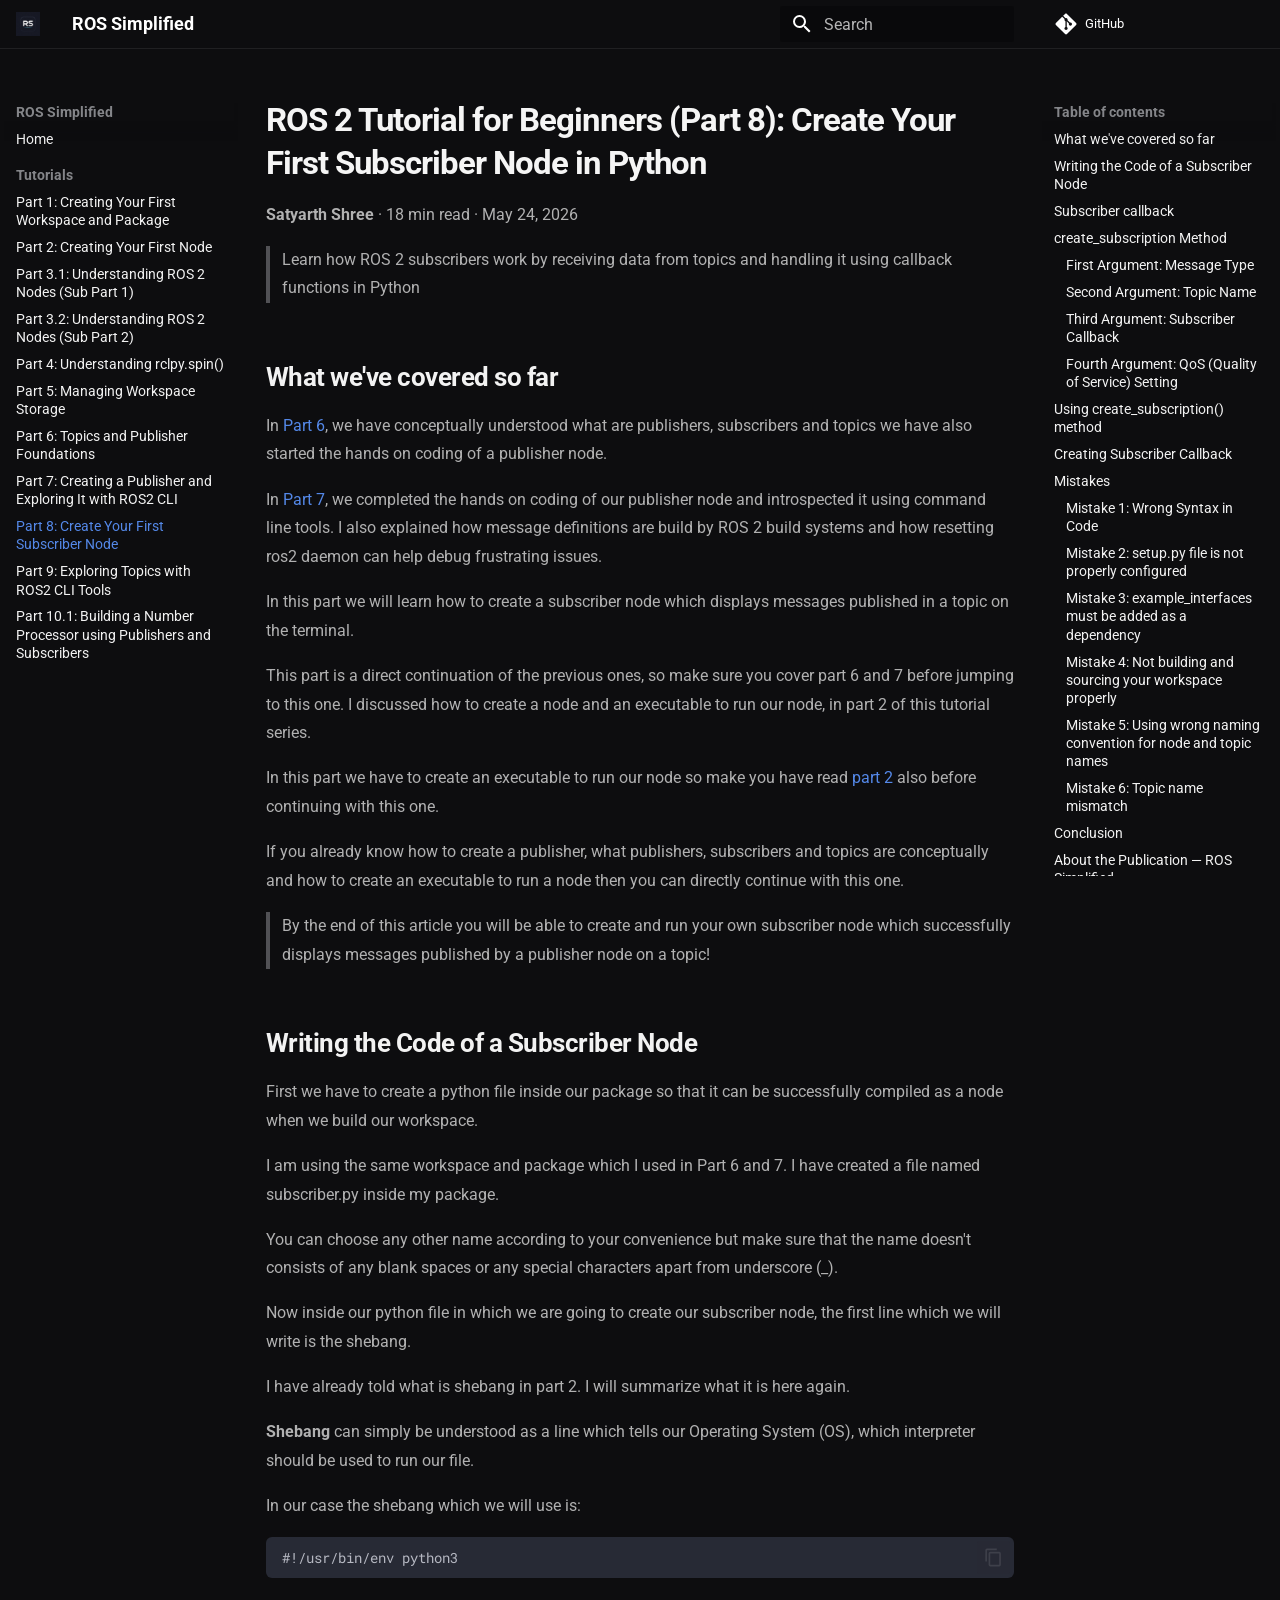
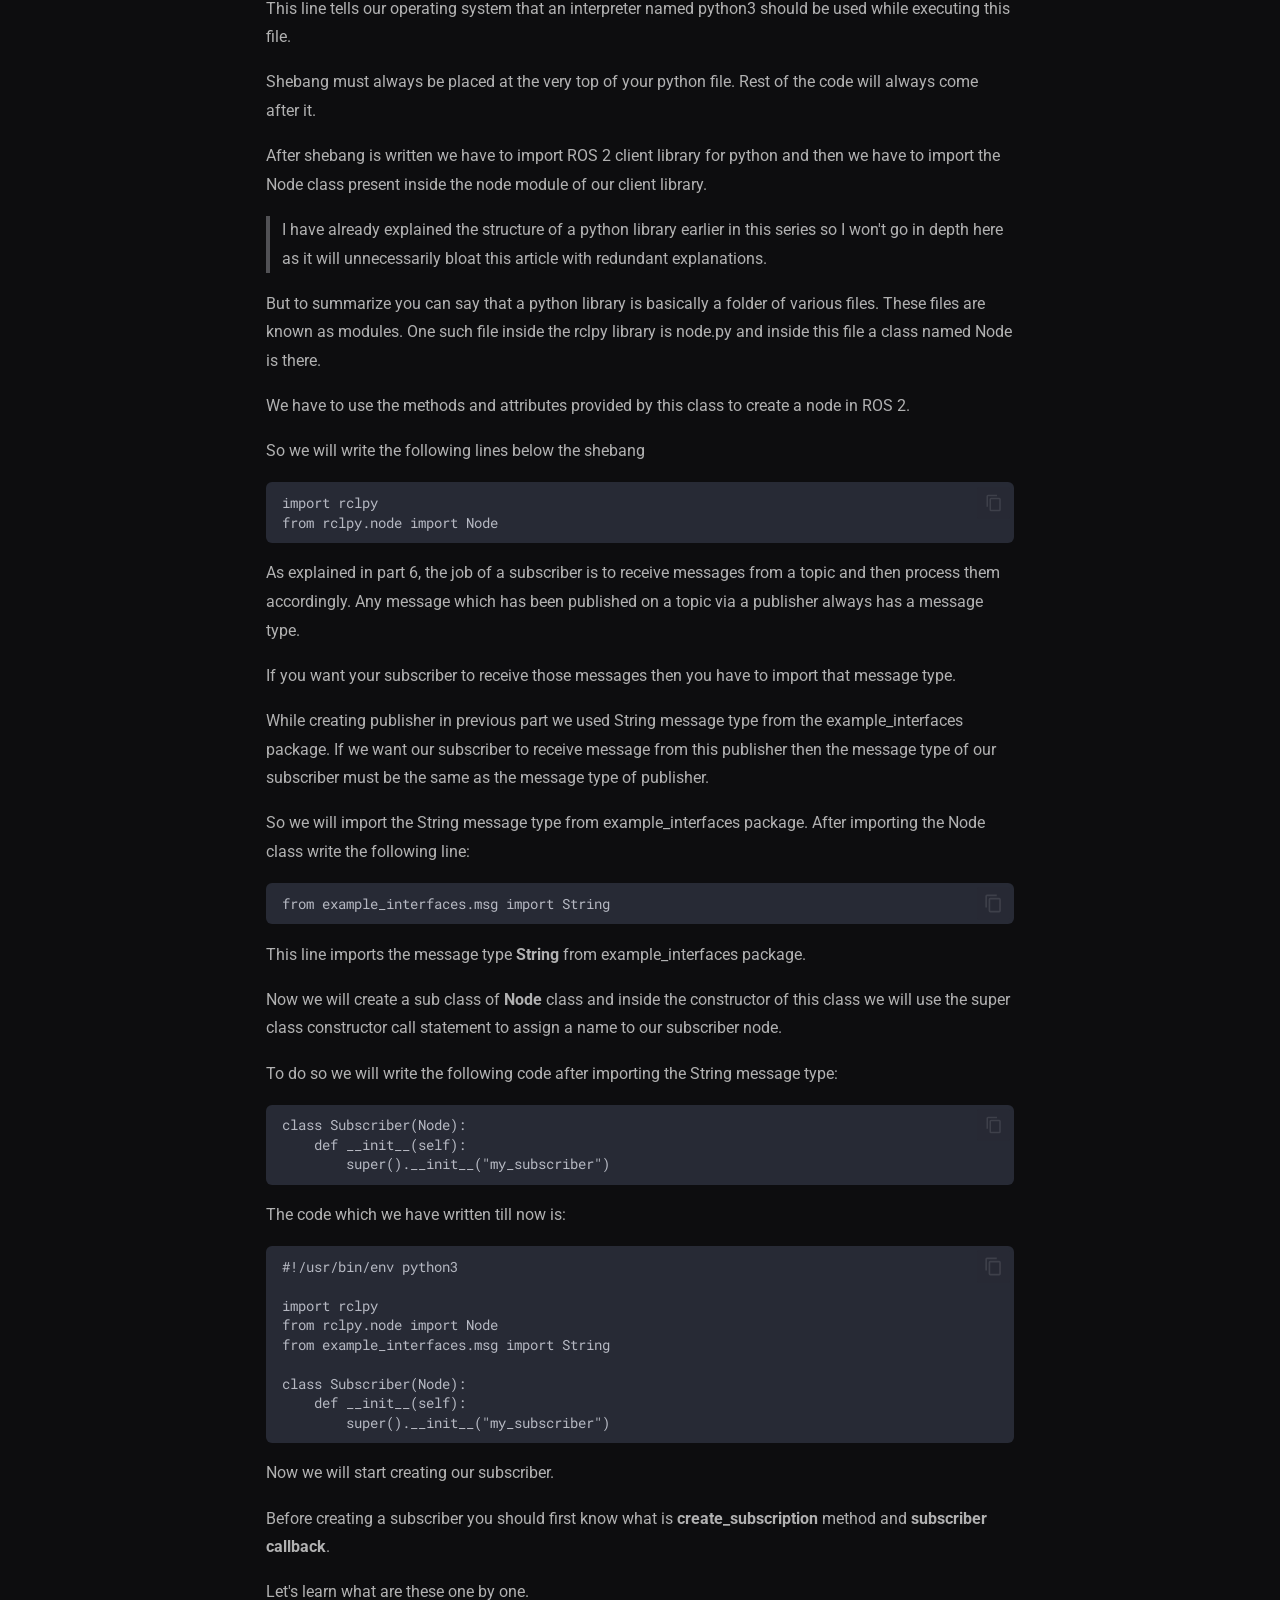
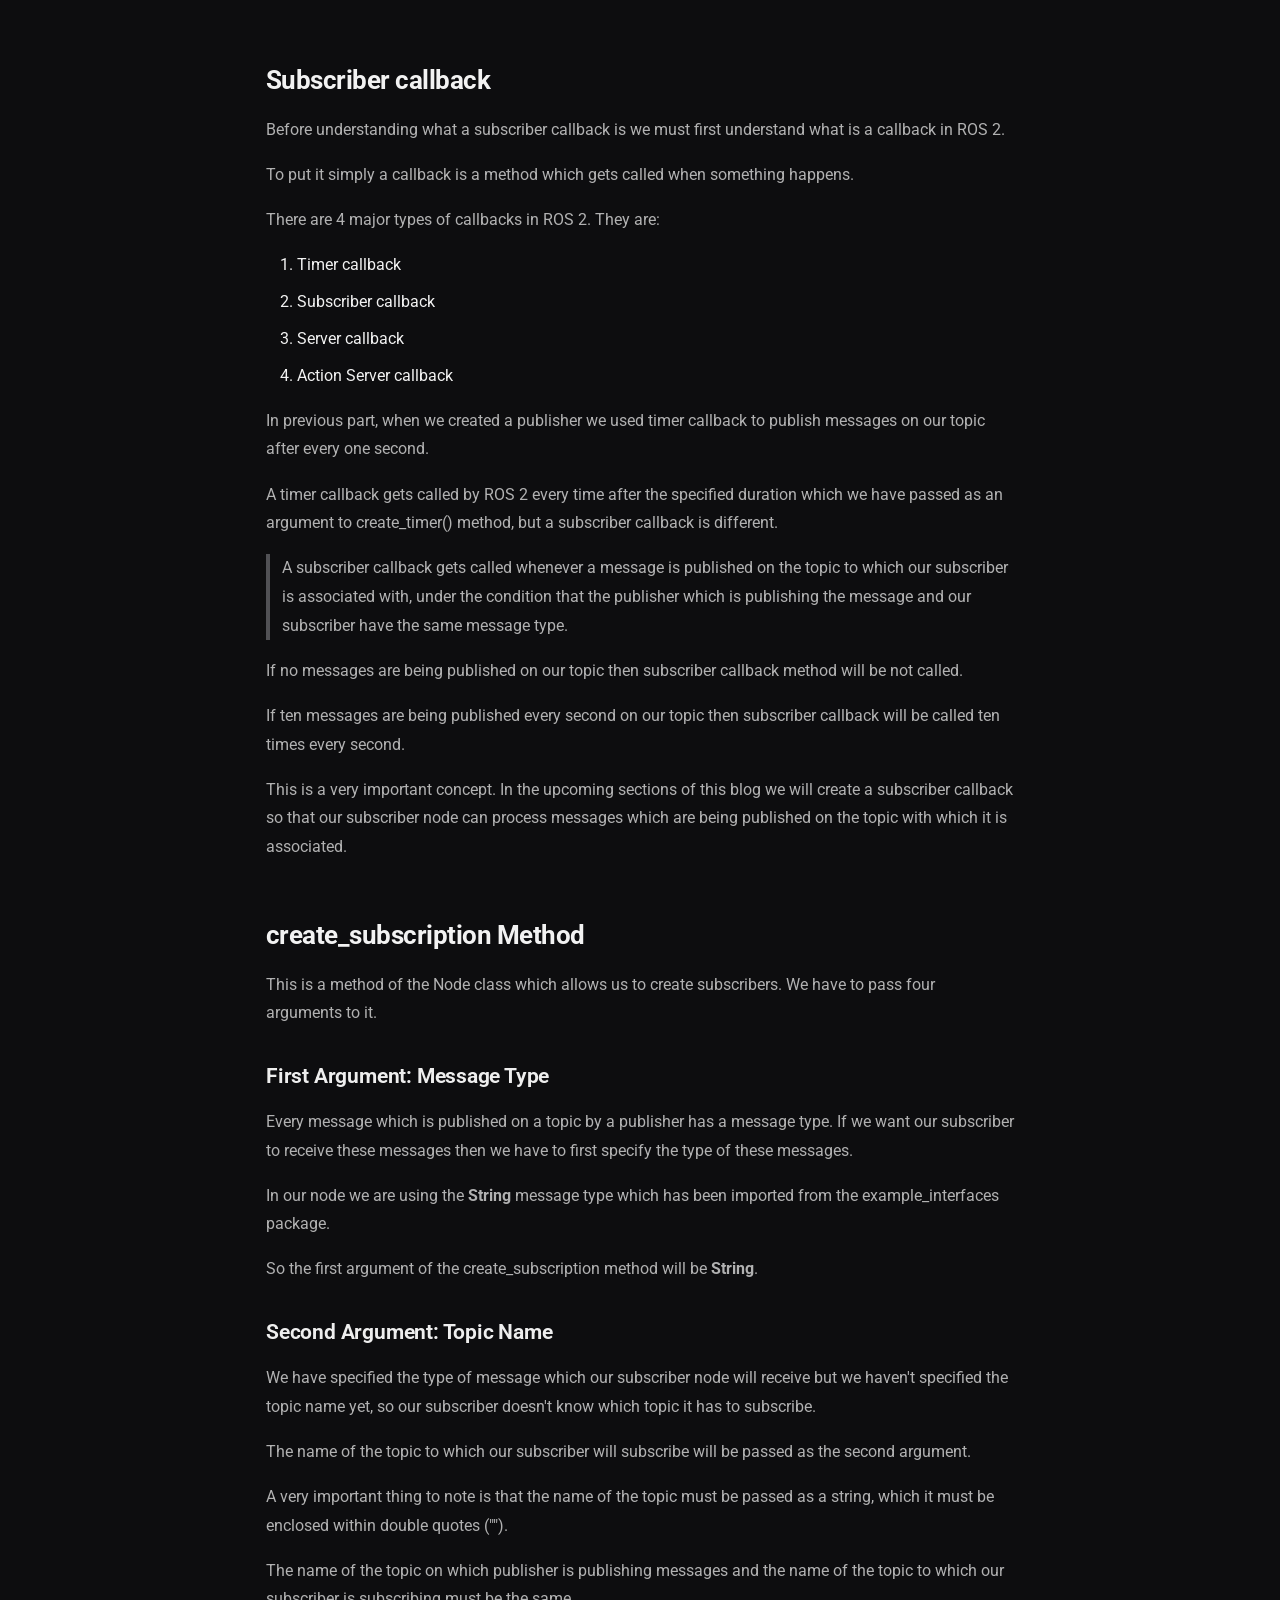
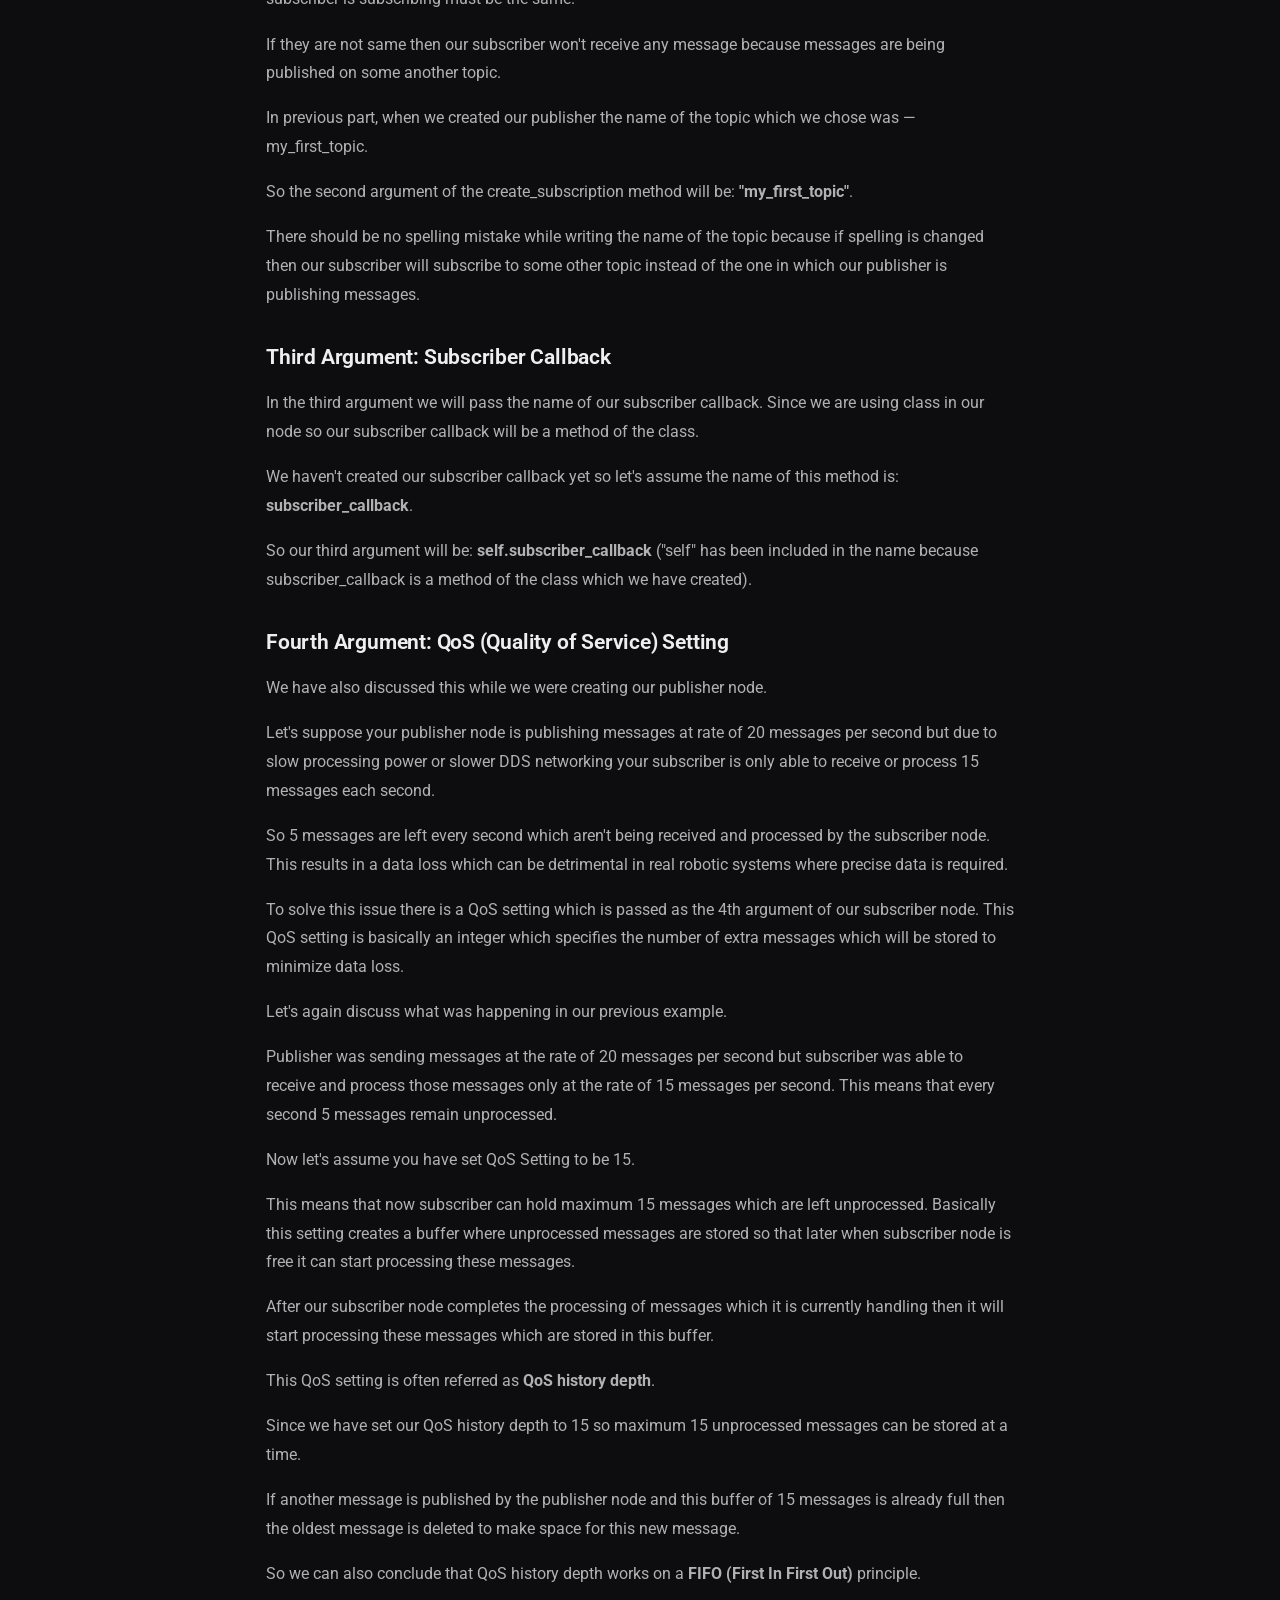
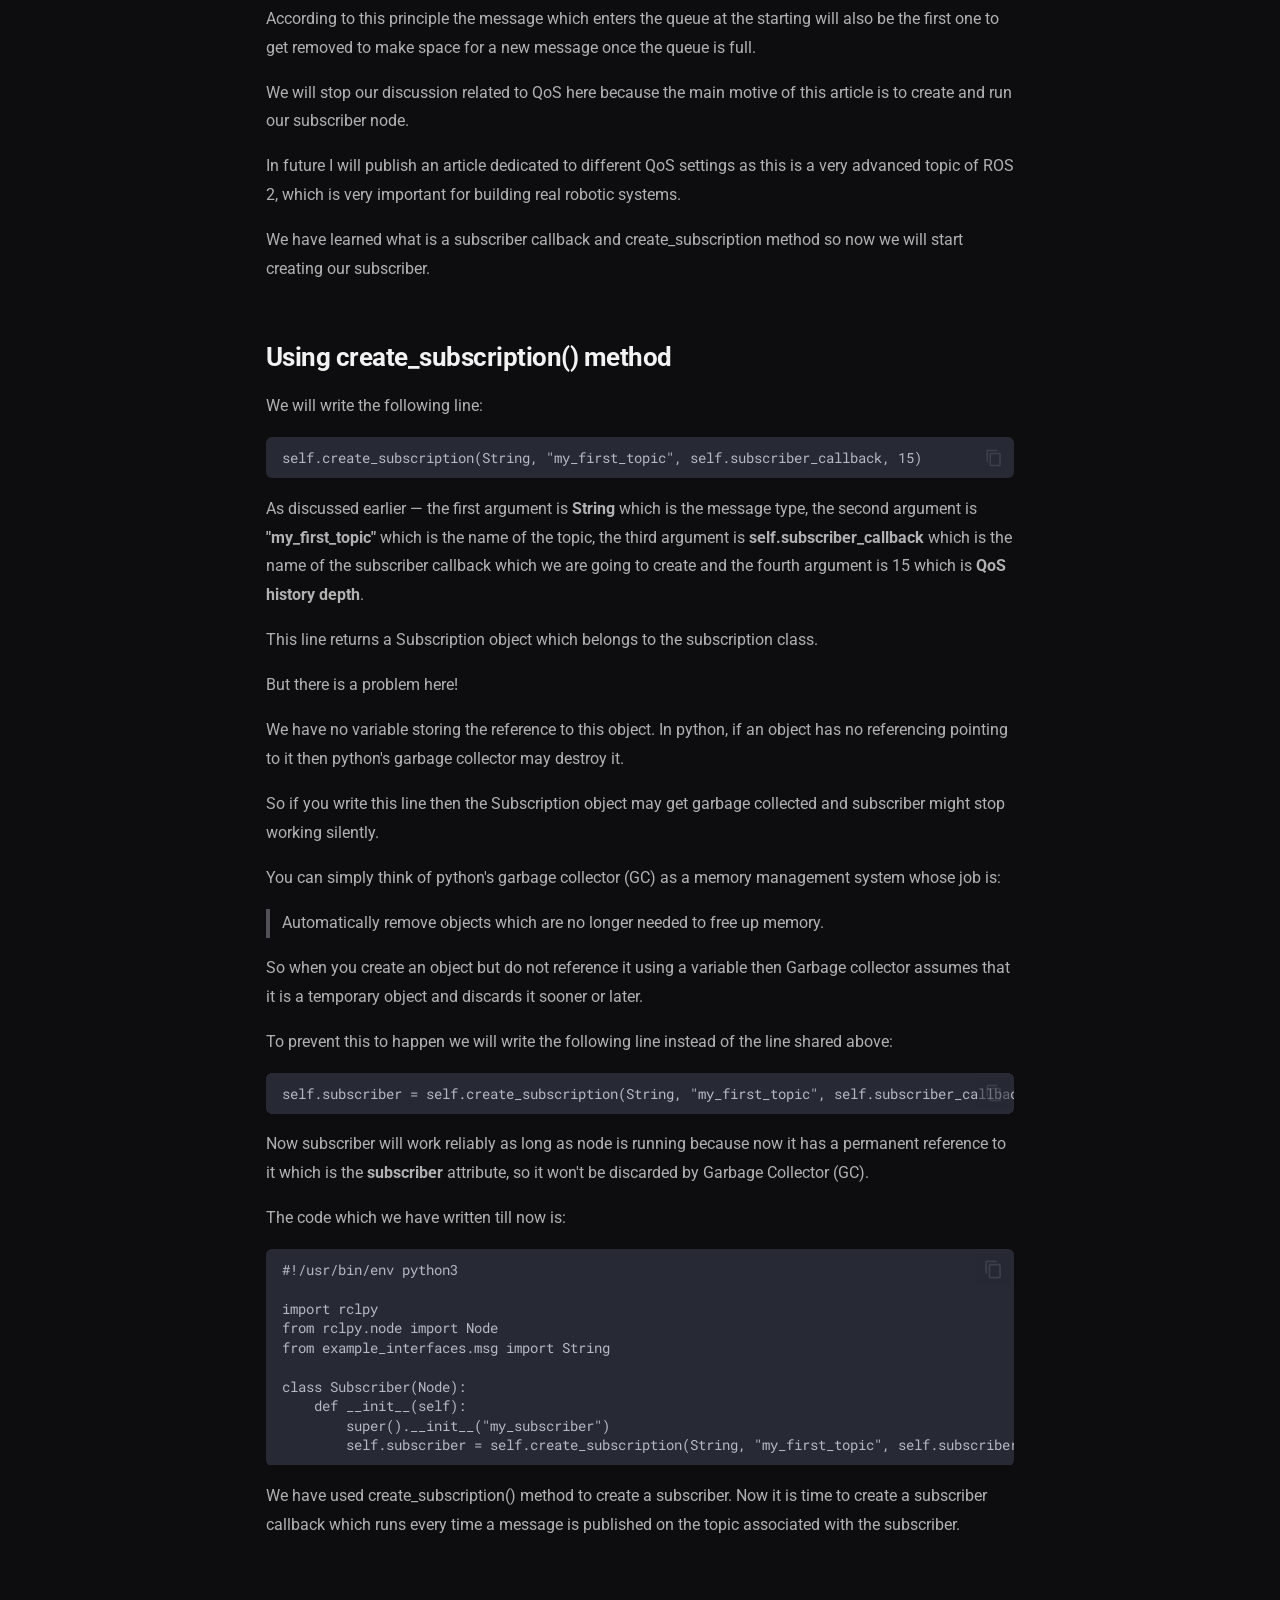
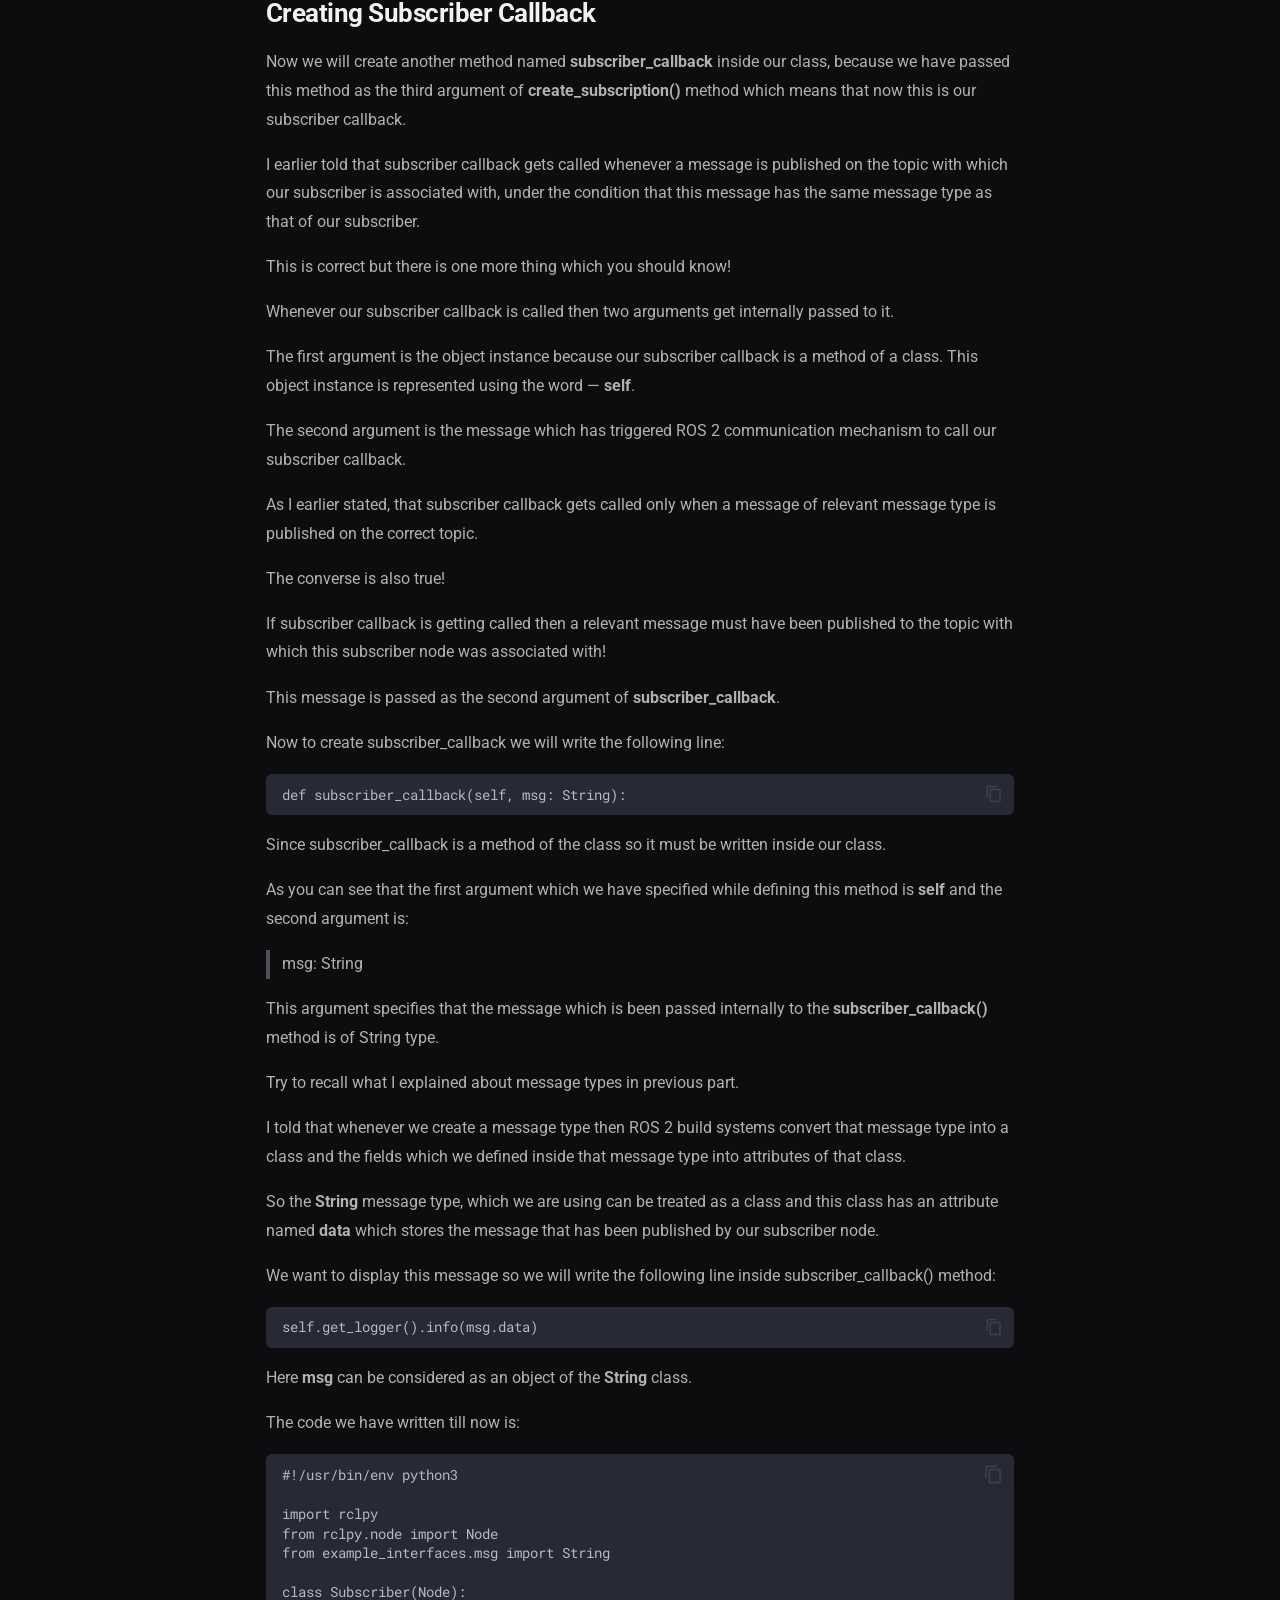
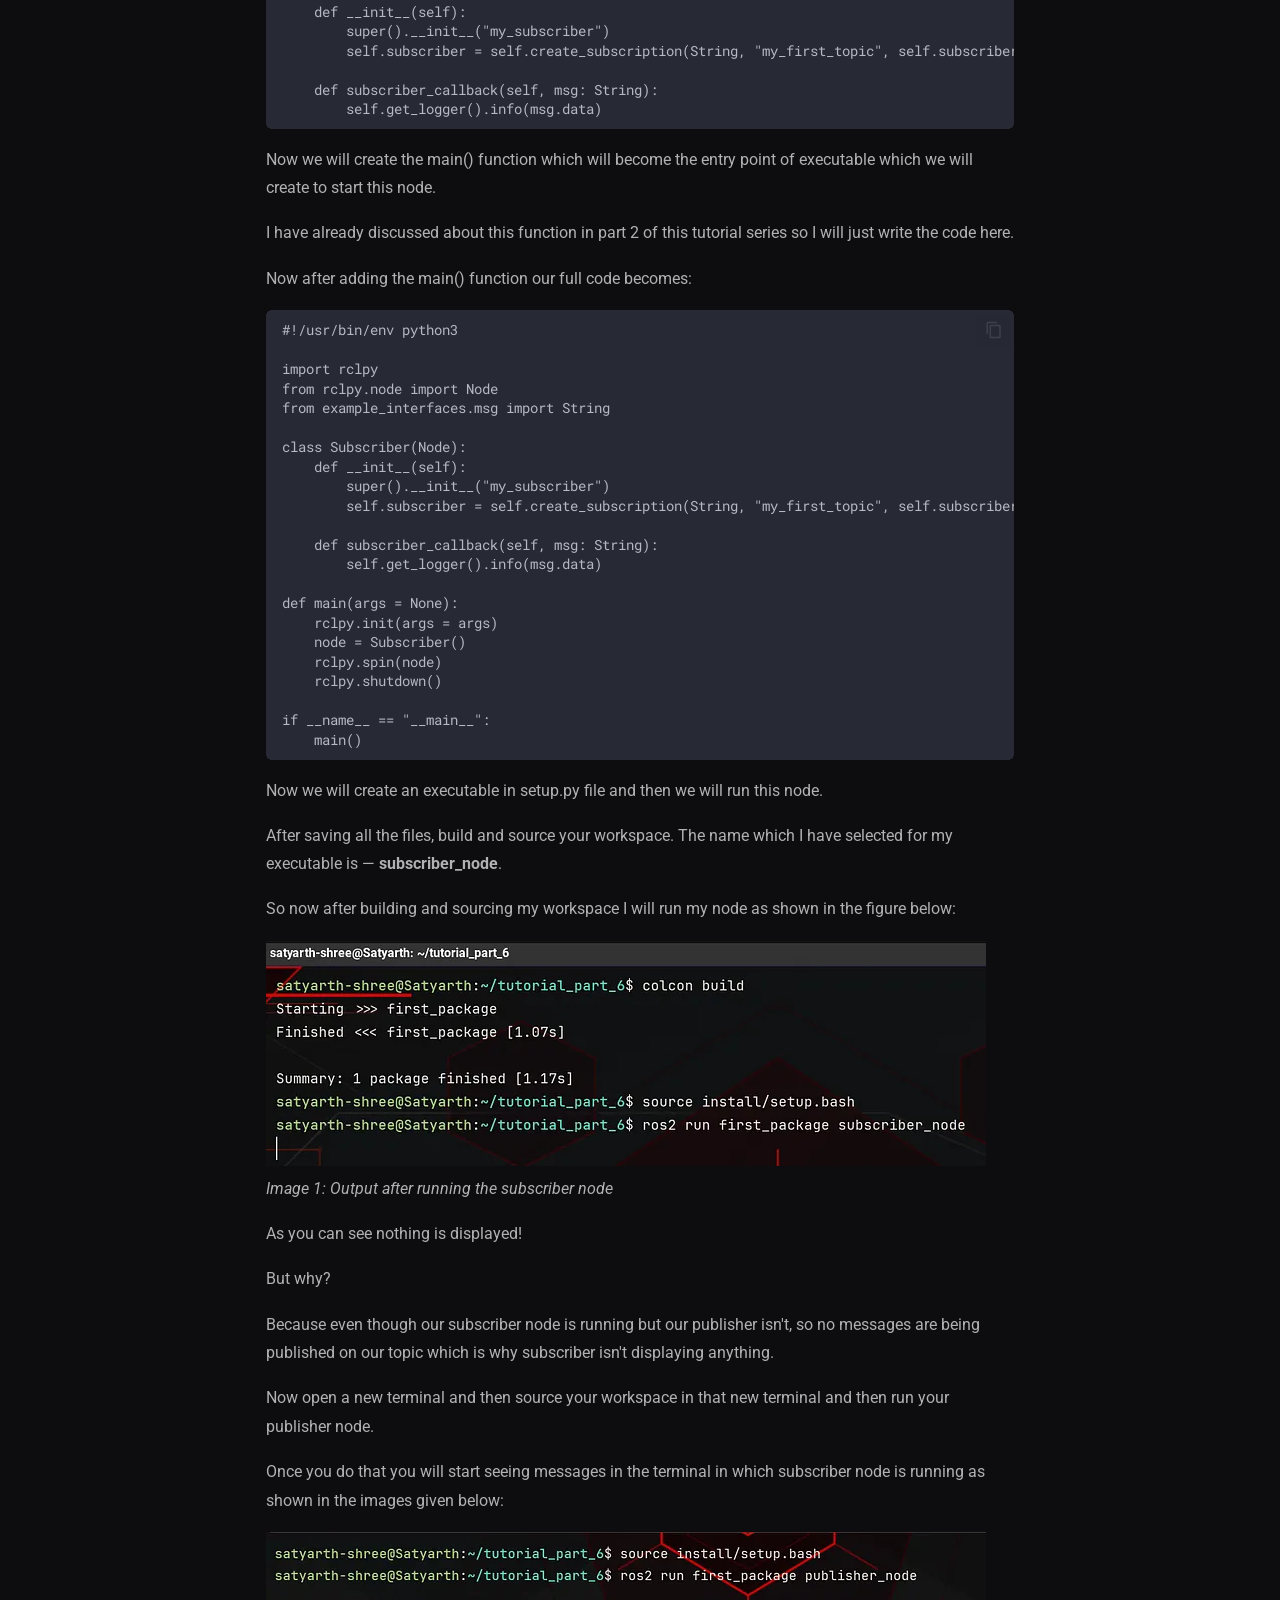
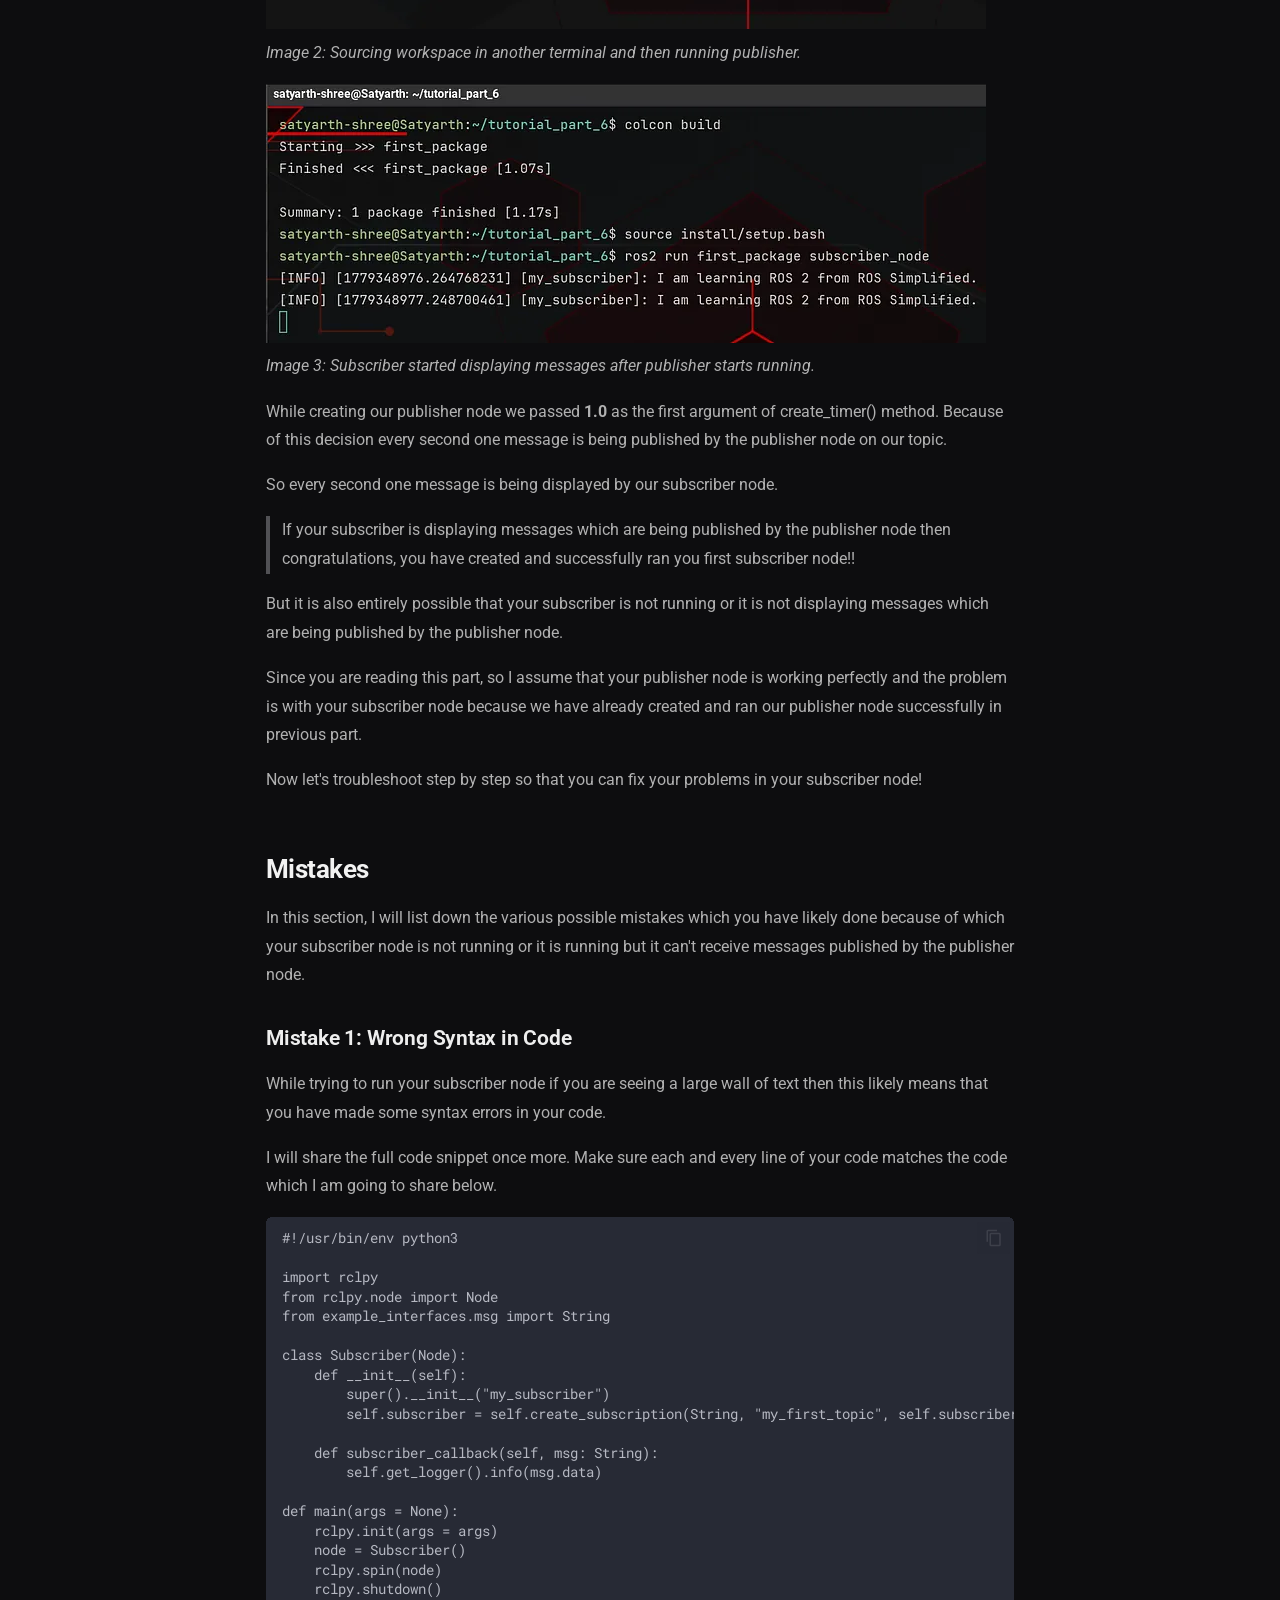
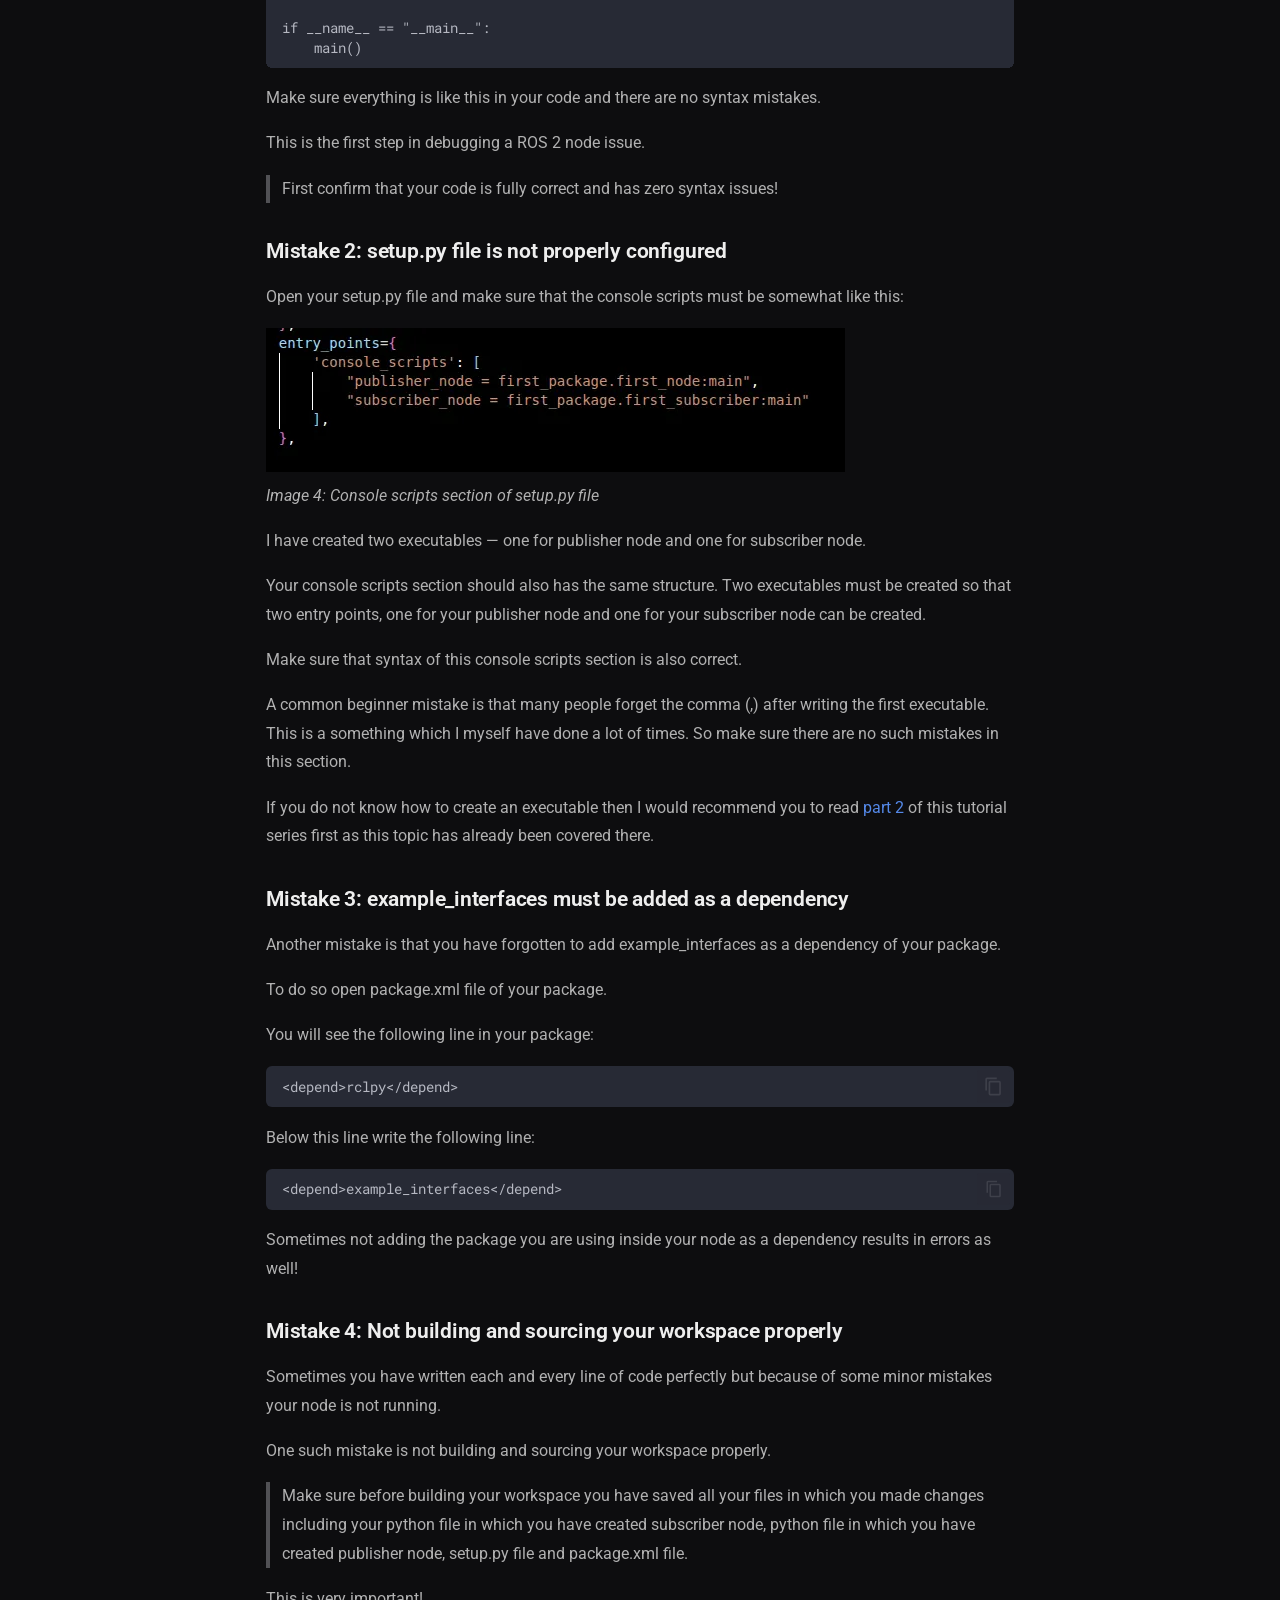
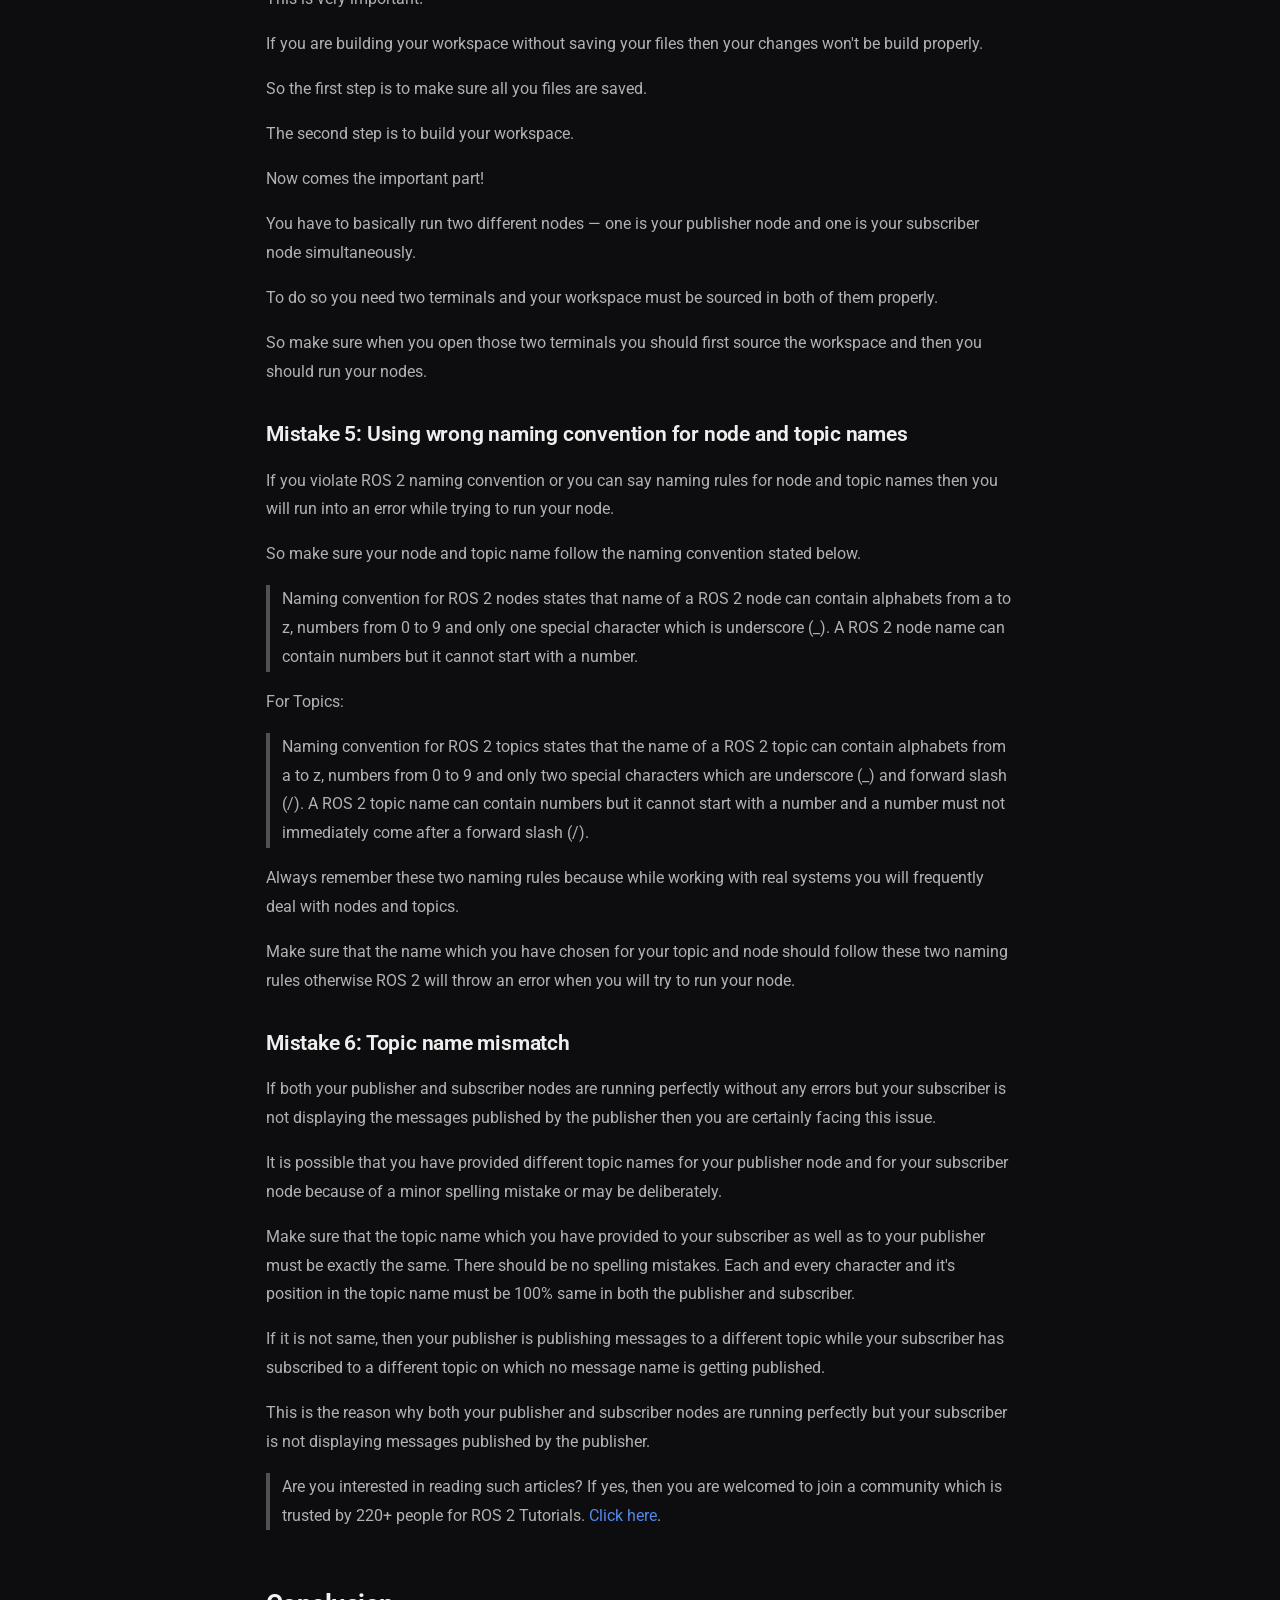
<file: Tutorials/part-8-create-your-first-subscriber-node-in-python/index.html>
<!doctype html>
<html lang="en" class="no-js">
  <head>
    
      <meta charset="utf-8">
      <meta name="viewport" content="width=device-width,initial-scale=1">
      
        <meta name="description" content="Beginner-friendly ROS 2 tutorials from ROS Simplified">
      
      
      
        <link rel="canonical" href="https://docs.satyarthshree.com/Tutorials/part-8-create-your-first-subscriber-node-in-python/">
      
      
        <link rel="prev" href="../part-7-creating-a-publisher-and-exploring-it-with-ros2-cli/">
      
      
        <link rel="next" href="../part-9-Exploring-Topics-with-ros2-command-line-tools/">
      
      
        
      
      
      <link rel="icon" href="../../assets/ROS_Simplified_Logo.png">
      <meta name="generator" content="mkdocs-1.6.1, mkdocs-material-9.7.6">
    
    
      
        <title>Part 8: Create Your First Subscriber Node - ROS Simplified</title>
      
    
    
      <link rel="stylesheet" href="../../assets/stylesheets/main.484c7ddc.min.css">
      
        
        <link rel="stylesheet" href="../../assets/stylesheets/palette.ab4e12ef.min.css">
      
      


    
    
      
    
    
      
        
        
        <link rel="preconnect" href="https://fonts.gstatic.com" crossorigin>
        <link rel="stylesheet" href="https://fonts.googleapis.com/css?family=Roboto:300,300i,400,400i,700,700i%7CRoboto+Mono:400,400i,700,700i&display=fallback">
        <style>:root{--md-text-font:"Roboto";--md-code-font:"Roboto Mono"}</style>
      
    
    
      <link rel="stylesheet" href="../../stylesheets/style.css">
    
    <script>__md_scope=new URL("../..",location),__md_hash=e=>[...e].reduce(((e,_)=>(e<<5)-e+_.charCodeAt(0)),0),__md_get=(e,_=localStorage,t=__md_scope)=>JSON.parse(_.getItem(t.pathname+"."+e)),__md_set=(e,_,t=localStorage,a=__md_scope)=>{try{t.setItem(a.pathname+"."+e,JSON.stringify(_))}catch(e){}}</script>
    
      

    
    
  </head>
  
  
    
    
    
    
    
    <body dir="ltr" data-md-color-scheme="slate" data-md-color-primary="indigo" data-md-color-accent="indigo">
  
    
    <input class="md-toggle" data-md-toggle="drawer" type="checkbox" id="__drawer" autocomplete="off">
    <input class="md-toggle" data-md-toggle="search" type="checkbox" id="__search" autocomplete="off">
    <label class="md-overlay" for="__drawer"></label>
    <div data-md-component="skip">
      
        
        <a href="#ros-2-tutorial-for-beginners-part-8-create-your-first-subscriber-node-in-python" class="md-skip">
          Skip to content
        </a>
      
    </div>
    <div data-md-component="announce">
      
    </div>
    
    
      

  

<header class="md-header md-header--shadow" data-md-component="header">
  <nav class="md-header__inner md-grid" aria-label="Header">
    <a href="../.." title="ROS Simplified" class="md-header__button md-logo" aria-label="ROS Simplified" data-md-component="logo">
      
  <img src="../../assets/ROS_Simplified_Logo.png" alt="logo">

    </a>
    <label class="md-header__button md-icon" for="__drawer">
      
      <svg xmlns="http://www.w3.org/2000/svg" viewBox="0 0 24 24"><path d="M3 6h18v2H3zm0 5h18v2H3zm0 5h18v2H3z"/></svg>
    </label>
    <div class="md-header__title" data-md-component="header-title">
      <div class="md-header__ellipsis">
        <div class="md-header__topic">
          <span class="md-ellipsis">
            ROS Simplified
          </span>
        </div>
        <div class="md-header__topic" data-md-component="header-topic">
          <span class="md-ellipsis">
            
              Part 8: Create Your First Subscriber Node
            
          </span>
        </div>
      </div>
    </div>
    
      
    
    
    
    
      
      
        <label class="md-header__button md-icon" for="__search">
          
          <svg xmlns="http://www.w3.org/2000/svg" viewBox="0 0 24 24"><path d="M9.5 3A6.5 6.5 0 0 1 16 9.5c0 1.61-.59 3.09-1.56 4.23l.27.27h.79l5 5-1.5 1.5-5-5v-.79l-.27-.27A6.52 6.52 0 0 1 9.5 16 6.5 6.5 0 0 1 3 9.5 6.5 6.5 0 0 1 9.5 3m0 2C7 5 5 7 5 9.5S7 14 9.5 14 14 12 14 9.5 12 5 9.5 5"/></svg>
        </label>
        <div class="md-search" data-md-component="search" role="dialog">
  <label class="md-search__overlay" for="__search"></label>
  <div class="md-search__inner" role="search">
    <form class="md-search__form" name="search">
      <input type="text" class="md-search__input" name="query" aria-label="Search" placeholder="Search" autocapitalize="off" autocorrect="off" autocomplete="off" spellcheck="false" data-md-component="search-query" required>
      <label class="md-search__icon md-icon" for="__search">
        
        <svg xmlns="http://www.w3.org/2000/svg" viewBox="0 0 24 24"><path d="M9.5 3A6.5 6.5 0 0 1 16 9.5c0 1.61-.59 3.09-1.56 4.23l.27.27h.79l5 5-1.5 1.5-5-5v-.79l-.27-.27A6.52 6.52 0 0 1 9.5 16 6.5 6.5 0 0 1 3 9.5 6.5 6.5 0 0 1 9.5 3m0 2C7 5 5 7 5 9.5S7 14 9.5 14 14 12 14 9.5 12 5 9.5 5"/></svg>
        
        <svg xmlns="http://www.w3.org/2000/svg" viewBox="0 0 24 24"><path d="M20 11v2H8l5.5 5.5-1.42 1.42L4.16 12l7.92-7.92L13.5 5.5 8 11z"/></svg>
      </label>
      <nav class="md-search__options" aria-label="Search">
        
        <button type="reset" class="md-search__icon md-icon" title="Clear" aria-label="Clear" tabindex="-1">
          
          <svg xmlns="http://www.w3.org/2000/svg" viewBox="0 0 24 24"><path d="M19 6.41 17.59 5 12 10.59 6.41 5 5 6.41 10.59 12 5 17.59 6.41 19 12 13.41 17.59 19 19 17.59 13.41 12z"/></svg>
        </button>
      </nav>
      
        <div class="md-search__suggest" data-md-component="search-suggest"></div>
      
    </form>
    <div class="md-search__output">
      <div class="md-search__scrollwrap" tabindex="0" data-md-scrollfix>
        <div class="md-search-result" data-md-component="search-result">
          <div class="md-search-result__meta">
            Initializing search
          </div>
          <ol class="md-search-result__list" role="presentation"></ol>
        </div>
      </div>
    </div>
  </div>
</div>
      
    
    
      <div class="md-header__source">
        <a href="https://github.com/Satyarth-Shree/ros2-guides.git" title="Go to repository" class="md-source" data-md-component="source">
  <div class="md-source__icon md-icon">
    
    <svg xmlns="http://www.w3.org/2000/svg" viewBox="0 0 448 512"><!--! Font Awesome Free 7.1.0 by @fontawesome - https://fontawesome.com License - https://fontawesome.com/license/free (Icons: CC BY 4.0, Fonts: SIL OFL 1.1, Code: MIT License) Copyright 2025 Fonticons, Inc.--><path d="M439.6 236.1 244 40.5c-5.4-5.5-12.8-8.5-20.4-8.5s-15 3-20.4 8.4L162.5 81l51.5 51.5c27.1-9.1 52.7 16.8 43.4 43.7l49.7 49.7c34.2-11.8 61.2 31 35.5 56.7-26.5 26.5-70.2-2.9-56-37.3L240.3 199v121.9c25.3 12.5 22.3 41.8 9.1 55-6.4 6.4-15.2 10.1-24.3 10.1s-17.8-3.6-24.3-10.1c-17.6-17.6-11.1-46.9 11.2-56v-123c-20.8-8.5-24.6-30.7-18.6-45L142.6 101 8.5 235.1C3 240.6 0 247.9 0 255.5s3 15 8.5 20.4l195.6 195.7c5.4 5.4 12.7 8.4 20.4 8.4s15-3 20.4-8.4l194.7-194.7c5.4-5.4 8.4-12.8 8.4-20.4s-3-15-8.4-20.4"/></svg>
  </div>
  <div class="md-source__repository">
    GitHub
  </div>
</a>
      </div>
    
  </nav>
  
</header>
    
    <div class="md-container" data-md-component="container">
      
      
        
          
        
      
      <main class="md-main" data-md-component="main">
        <div class="md-main__inner md-grid">
          
            
              
              <div class="md-sidebar md-sidebar--primary" data-md-component="sidebar" data-md-type="navigation" >
                <div class="md-sidebar__scrollwrap">
                  <div class="md-sidebar__inner">
                    



<nav class="md-nav md-nav--primary" aria-label="Navigation" data-md-level="0">
  <label class="md-nav__title" for="__drawer">
    <a href="../.." title="ROS Simplified" class="md-nav__button md-logo" aria-label="ROS Simplified" data-md-component="logo">
      
  <img src="../../assets/ROS_Simplified_Logo.png" alt="logo">

    </a>
    ROS Simplified
  </label>
  
    <div class="md-nav__source">
      <a href="https://github.com/Satyarth-Shree/ros2-guides.git" title="Go to repository" class="md-source" data-md-component="source">
  <div class="md-source__icon md-icon">
    
    <svg xmlns="http://www.w3.org/2000/svg" viewBox="0 0 448 512"><!--! Font Awesome Free 7.1.0 by @fontawesome - https://fontawesome.com License - https://fontawesome.com/license/free (Icons: CC BY 4.0, Fonts: SIL OFL 1.1, Code: MIT License) Copyright 2025 Fonticons, Inc.--><path d="M439.6 236.1 244 40.5c-5.4-5.5-12.8-8.5-20.4-8.5s-15 3-20.4 8.4L162.5 81l51.5 51.5c27.1-9.1 52.7 16.8 43.4 43.7l49.7 49.7c34.2-11.8 61.2 31 35.5 56.7-26.5 26.5-70.2-2.9-56-37.3L240.3 199v121.9c25.3 12.5 22.3 41.8 9.1 55-6.4 6.4-15.2 10.1-24.3 10.1s-17.8-3.6-24.3-10.1c-17.6-17.6-11.1-46.9 11.2-56v-123c-20.8-8.5-24.6-30.7-18.6-45L142.6 101 8.5 235.1C3 240.6 0 247.9 0 255.5s3 15 8.5 20.4l195.6 195.7c5.4 5.4 12.7 8.4 20.4 8.4s15-3 20.4-8.4l194.7-194.7c5.4-5.4 8.4-12.8 8.4-20.4s-3-15-8.4-20.4"/></svg>
  </div>
  <div class="md-source__repository">
    GitHub
  </div>
</a>
    </div>
  
  <ul class="md-nav__list" data-md-scrollfix>
    
      
      
  
  
  
  
    <li class="md-nav__item">
      <a href="../.." class="md-nav__link">
        
  
  
  <span class="md-ellipsis">
    
  
    Home
  

    
  </span>
  
  

      </a>
    </li>
  

    
      
      
  
  
    
  
  
  
    
    
    
    
      
        
        
      
    
    
    <li class="md-nav__item md-nav__item--active md-nav__item--section md-nav__item--nested">
      
        
        
        <input class="md-nav__toggle md-toggle " type="checkbox" id="__nav_2" checked>
        
          
          <label class="md-nav__link" for="__nav_2" id="__nav_2_label" tabindex="">
            
  
  
  <span class="md-ellipsis">
    
  
    Tutorials
  

    
  </span>
  
  

            <span class="md-nav__icon md-icon"></span>
          </label>
        
        <nav class="md-nav" data-md-level="1" aria-labelledby="__nav_2_label" aria-expanded="true">
          <label class="md-nav__title" for="__nav_2">
            <span class="md-nav__icon md-icon"></span>
            
  
    Tutorials
  

          </label>
          <ul class="md-nav__list" data-md-scrollfix>
            
              
                
  
  
  
  
    <li class="md-nav__item">
      <a href="../part-1-create-your-first-workspace-and-package/" class="md-nav__link">
        
  
  
  <span class="md-ellipsis">
    
  
    Part 1: Creating Your First Workspace and Package
  

    
  </span>
  
  

      </a>
    </li>
  

              
            
              
                
  
  
  
  
    <li class="md-nav__item">
      <a href="../part-2-creating-your-first-node/" class="md-nav__link">
        
  
  
  <span class="md-ellipsis">
    
  
    Part 2: Creating Your First Node
  

    
  </span>
  
  

      </a>
    </li>
  

              
            
              
                
  
  
  
  
    <li class="md-nav__item">
      <a href="../part-3-sub-part-1-understanding-ros-2-nodes/" class="md-nav__link">
        
  
  
  <span class="md-ellipsis">
    
  
    Part 3.1: Understanding ROS 2 Nodes (Sub Part 1)
  

    
  </span>
  
  

      </a>
    </li>
  

              
            
              
                
  
  
  
  
    <li class="md-nav__item">
      <a href="../part-3-sub-part-2/" class="md-nav__link">
        
  
  
  <span class="md-ellipsis">
    
  
    Part 3.2: Understanding ROS 2 Nodes (Sub Part 2)
  

    
  </span>
  
  

      </a>
    </li>
  

              
            
              
                
  
  
  
  
    <li class="md-nav__item">
      <a href="../part-4-understanding-rclpy.spin/" class="md-nav__link">
        
  
  
  <span class="md-ellipsis">
    
  
    Part 4: Understanding rclpy.spin()
  

    
  </span>
  
  

      </a>
    </li>
  

              
            
              
                
  
  
  
  
    <li class="md-nav__item">
      <a href="../part-5-manage-your-ROS-2-workspace-using-linux-commands/" class="md-nav__link">
        
  
  
  <span class="md-ellipsis">
    
  
    Part 5: Managing Workspace Storage
  

    
  </span>
  
  

      </a>
    </li>
  

              
            
              
                
  
  
  
  
    <li class="md-nav__item">
      <a href="../part-6-topics-and-publisher-foundations/" class="md-nav__link">
        
  
  
  <span class="md-ellipsis">
    
  
    Part 6: Topics and Publisher Foundations
  

    
  </span>
  
  

      </a>
    </li>
  

              
            
              
                
  
  
  
  
    <li class="md-nav__item">
      <a href="../part-7-creating-a-publisher-and-exploring-it-with-ros2-cli/" class="md-nav__link">
        
  
  
  <span class="md-ellipsis">
    
  
    Part 7: Creating a Publisher and Exploring It with ROS2 CLI
  

    
  </span>
  
  

      </a>
    </li>
  

              
            
              
                
  
  
    
  
  
  
    <li class="md-nav__item md-nav__item--active">
      
      <input class="md-nav__toggle md-toggle" type="checkbox" id="__toc">
      
      
        
      
      
        <label class="md-nav__link md-nav__link--active" for="__toc">
          
  
  
  <span class="md-ellipsis">
    
  
    Part 8: Create Your First Subscriber Node
  

    
  </span>
  
  

          <span class="md-nav__icon md-icon"></span>
        </label>
      
      <a href="./" class="md-nav__link md-nav__link--active">
        
  
  
  <span class="md-ellipsis">
    
  
    Part 8: Create Your First Subscriber Node
  

    
  </span>
  
  

      </a>
      
        

<nav class="md-nav md-nav--secondary" aria-label="Table of contents">
  
  
  
    
  
  
    <label class="md-nav__title" for="__toc">
      <span class="md-nav__icon md-icon"></span>
      Table of contents
    </label>
    <ul class="md-nav__list" data-md-component="toc" data-md-scrollfix>
      
        <li class="md-nav__item">
  <a href="#what-weve-covered-so-far" class="md-nav__link">
    <span class="md-ellipsis">
      
        What we've covered so far
      
    </span>
  </a>
  
</li>
      
        <li class="md-nav__item">
  <a href="#writing-the-code-of-a-subscriber-node" class="md-nav__link">
    <span class="md-ellipsis">
      
        Writing the Code of a Subscriber Node
      
    </span>
  </a>
  
</li>
      
        <li class="md-nav__item">
  <a href="#subscriber-callback" class="md-nav__link">
    <span class="md-ellipsis">
      
        Subscriber callback
      
    </span>
  </a>
  
</li>
      
        <li class="md-nav__item">
  <a href="#create_subscription-method" class="md-nav__link">
    <span class="md-ellipsis">
      
        create_subscription Method
      
    </span>
  </a>
  
    <nav class="md-nav" aria-label="create_subscription Method">
      <ul class="md-nav__list">
        
          <li class="md-nav__item">
  <a href="#first-argument-message-type" class="md-nav__link">
    <span class="md-ellipsis">
      
        First Argument: Message Type
      
    </span>
  </a>
  
</li>
        
          <li class="md-nav__item">
  <a href="#second-argument-topic-name" class="md-nav__link">
    <span class="md-ellipsis">
      
        Second Argument: Topic Name
      
    </span>
  </a>
  
</li>
        
          <li class="md-nav__item">
  <a href="#third-argument-subscriber-callback" class="md-nav__link">
    <span class="md-ellipsis">
      
        Third Argument: Subscriber Callback
      
    </span>
  </a>
  
</li>
        
          <li class="md-nav__item">
  <a href="#fourth-argument-qos-quality-of-service-setting" class="md-nav__link">
    <span class="md-ellipsis">
      
        Fourth Argument: QoS (Quality of Service) Setting
      
    </span>
  </a>
  
</li>
        
      </ul>
    </nav>
  
</li>
      
        <li class="md-nav__item">
  <a href="#using-create_subscription-method" class="md-nav__link">
    <span class="md-ellipsis">
      
        Using create_subscription() method
      
    </span>
  </a>
  
</li>
      
        <li class="md-nav__item">
  <a href="#creating-subscriber-callback" class="md-nav__link">
    <span class="md-ellipsis">
      
        Creating Subscriber Callback
      
    </span>
  </a>
  
</li>
      
        <li class="md-nav__item">
  <a href="#mistakes" class="md-nav__link">
    <span class="md-ellipsis">
      
        Mistakes
      
    </span>
  </a>
  
    <nav class="md-nav" aria-label="Mistakes">
      <ul class="md-nav__list">
        
          <li class="md-nav__item">
  <a href="#mistake-1-wrong-syntax-in-code" class="md-nav__link">
    <span class="md-ellipsis">
      
        Mistake 1: Wrong Syntax in Code
      
    </span>
  </a>
  
</li>
        
          <li class="md-nav__item">
  <a href="#mistake-2-setuppy-file-is-not-properly-configured" class="md-nav__link">
    <span class="md-ellipsis">
      
        Mistake 2: setup.py file is not properly configured
      
    </span>
  </a>
  
</li>
        
          <li class="md-nav__item">
  <a href="#mistake-3-example_interfaces-must-be-added-as-a-dependency" class="md-nav__link">
    <span class="md-ellipsis">
      
        Mistake 3: example_interfaces must be added as a dependency
      
    </span>
  </a>
  
</li>
        
          <li class="md-nav__item">
  <a href="#mistake-4-not-building-and-sourcing-your-workspace-properly" class="md-nav__link">
    <span class="md-ellipsis">
      
        Mistake 4: Not building and sourcing your workspace properly
      
    </span>
  </a>
  
</li>
        
          <li class="md-nav__item">
  <a href="#mistake-5-using-wrong-naming-convention-for-node-and-topic-names" class="md-nav__link">
    <span class="md-ellipsis">
      
        Mistake 5: Using wrong naming convention for node and topic names
      
    </span>
  </a>
  
</li>
        
          <li class="md-nav__item">
  <a href="#mistake-6-topic-name-mismatch" class="md-nav__link">
    <span class="md-ellipsis">
      
        Mistake 6: Topic name mismatch
      
    </span>
  </a>
  
</li>
        
      </ul>
    </nav>
  
</li>
      
        <li class="md-nav__item">
  <a href="#conclusion" class="md-nav__link">
    <span class="md-ellipsis">
      
        Conclusion
      
    </span>
  </a>
  
</li>
      
        <li class="md-nav__item">
  <a href="#about-the-publication-ros-simplified" class="md-nav__link">
    <span class="md-ellipsis">
      
        About the Publication — ROS Simplified
      
    </span>
  </a>
  
</li>
      
        <li class="md-nav__item">
  <a href="#about-the-author" class="md-nav__link">
    <span class="md-ellipsis">
      
        About the Author
      
    </span>
  </a>
  
</li>
      
        <li class="md-nav__item">
  <a href="#lets-connect" class="md-nav__link">
    <span class="md-ellipsis">
      
        Let's Connect
      
    </span>
  </a>
  
</li>
      
    </ul>
  
</nav>
      
    </li>
  

              
            
              
                
  
  
  
  
    <li class="md-nav__item">
      <a href="../part-9-Exploring-Topics-with-ros2-command-line-tools/" class="md-nav__link">
        
  
  
  <span class="md-ellipsis">
    
  
    Part 9: Exploring Topics with ROS2 CLI Tools
  

    
  </span>
  
  

      </a>
    </li>
  

              
            
              
                
  
  
  
  
    <li class="md-nav__item">
      <a href="../part-10-sub-part-1-building-a-number-processor/" class="md-nav__link">
        
  
  
  <span class="md-ellipsis">
    
  
    Part 10.1: Building a Number Processor using Publishers and Subscribers
  

    
  </span>
  
  

      </a>
    </li>
  

              
            
          </ul>
        </nav>
      
    </li>
  

    
  </ul>
</nav>
                  </div>
                </div>
              </div>
            
            
              
              <div class="md-sidebar md-sidebar--secondary" data-md-component="sidebar" data-md-type="toc" >
                <div class="md-sidebar__scrollwrap">
                  <div class="md-sidebar__inner">
                    

<nav class="md-nav md-nav--secondary" aria-label="Table of contents">
  
  
  
    
  
  
    <label class="md-nav__title" for="__toc">
      <span class="md-nav__icon md-icon"></span>
      Table of contents
    </label>
    <ul class="md-nav__list" data-md-component="toc" data-md-scrollfix>
      
        <li class="md-nav__item">
  <a href="#what-weve-covered-so-far" class="md-nav__link">
    <span class="md-ellipsis">
      
        What we've covered so far
      
    </span>
  </a>
  
</li>
      
        <li class="md-nav__item">
  <a href="#writing-the-code-of-a-subscriber-node" class="md-nav__link">
    <span class="md-ellipsis">
      
        Writing the Code of a Subscriber Node
      
    </span>
  </a>
  
</li>
      
        <li class="md-nav__item">
  <a href="#subscriber-callback" class="md-nav__link">
    <span class="md-ellipsis">
      
        Subscriber callback
      
    </span>
  </a>
  
</li>
      
        <li class="md-nav__item">
  <a href="#create_subscription-method" class="md-nav__link">
    <span class="md-ellipsis">
      
        create_subscription Method
      
    </span>
  </a>
  
    <nav class="md-nav" aria-label="create_subscription Method">
      <ul class="md-nav__list">
        
          <li class="md-nav__item">
  <a href="#first-argument-message-type" class="md-nav__link">
    <span class="md-ellipsis">
      
        First Argument: Message Type
      
    </span>
  </a>
  
</li>
        
          <li class="md-nav__item">
  <a href="#second-argument-topic-name" class="md-nav__link">
    <span class="md-ellipsis">
      
        Second Argument: Topic Name
      
    </span>
  </a>
  
</li>
        
          <li class="md-nav__item">
  <a href="#third-argument-subscriber-callback" class="md-nav__link">
    <span class="md-ellipsis">
      
        Third Argument: Subscriber Callback
      
    </span>
  </a>
  
</li>
        
          <li class="md-nav__item">
  <a href="#fourth-argument-qos-quality-of-service-setting" class="md-nav__link">
    <span class="md-ellipsis">
      
        Fourth Argument: QoS (Quality of Service) Setting
      
    </span>
  </a>
  
</li>
        
      </ul>
    </nav>
  
</li>
      
        <li class="md-nav__item">
  <a href="#using-create_subscription-method" class="md-nav__link">
    <span class="md-ellipsis">
      
        Using create_subscription() method
      
    </span>
  </a>
  
</li>
      
        <li class="md-nav__item">
  <a href="#creating-subscriber-callback" class="md-nav__link">
    <span class="md-ellipsis">
      
        Creating Subscriber Callback
      
    </span>
  </a>
  
</li>
      
        <li class="md-nav__item">
  <a href="#mistakes" class="md-nav__link">
    <span class="md-ellipsis">
      
        Mistakes
      
    </span>
  </a>
  
    <nav class="md-nav" aria-label="Mistakes">
      <ul class="md-nav__list">
        
          <li class="md-nav__item">
  <a href="#mistake-1-wrong-syntax-in-code" class="md-nav__link">
    <span class="md-ellipsis">
      
        Mistake 1: Wrong Syntax in Code
      
    </span>
  </a>
  
</li>
        
          <li class="md-nav__item">
  <a href="#mistake-2-setuppy-file-is-not-properly-configured" class="md-nav__link">
    <span class="md-ellipsis">
      
        Mistake 2: setup.py file is not properly configured
      
    </span>
  </a>
  
</li>
        
          <li class="md-nav__item">
  <a href="#mistake-3-example_interfaces-must-be-added-as-a-dependency" class="md-nav__link">
    <span class="md-ellipsis">
      
        Mistake 3: example_interfaces must be added as a dependency
      
    </span>
  </a>
  
</li>
        
          <li class="md-nav__item">
  <a href="#mistake-4-not-building-and-sourcing-your-workspace-properly" class="md-nav__link">
    <span class="md-ellipsis">
      
        Mistake 4: Not building and sourcing your workspace properly
      
    </span>
  </a>
  
</li>
        
          <li class="md-nav__item">
  <a href="#mistake-5-using-wrong-naming-convention-for-node-and-topic-names" class="md-nav__link">
    <span class="md-ellipsis">
      
        Mistake 5: Using wrong naming convention for node and topic names
      
    </span>
  </a>
  
</li>
        
          <li class="md-nav__item">
  <a href="#mistake-6-topic-name-mismatch" class="md-nav__link">
    <span class="md-ellipsis">
      
        Mistake 6: Topic name mismatch
      
    </span>
  </a>
  
</li>
        
      </ul>
    </nav>
  
</li>
      
        <li class="md-nav__item">
  <a href="#conclusion" class="md-nav__link">
    <span class="md-ellipsis">
      
        Conclusion
      
    </span>
  </a>
  
</li>
      
        <li class="md-nav__item">
  <a href="#about-the-publication-ros-simplified" class="md-nav__link">
    <span class="md-ellipsis">
      
        About the Publication — ROS Simplified
      
    </span>
  </a>
  
</li>
      
        <li class="md-nav__item">
  <a href="#about-the-author" class="md-nav__link">
    <span class="md-ellipsis">
      
        About the Author
      
    </span>
  </a>
  
</li>
      
        <li class="md-nav__item">
  <a href="#lets-connect" class="md-nav__link">
    <span class="md-ellipsis">
      
        Let's Connect
      
    </span>
  </a>
  
</li>
      
    </ul>
  
</nav>
                  </div>
                </div>
              </div>
            
          
          
            <div class="md-content" data-md-component="content">
              
              <article class="md-content__inner md-typeset">
                
                  


  
  


<h1 id="ros-2-tutorial-for-beginners-part-8-create-your-first-subscriber-node-in-python">ROS 2 Tutorial for Beginners (Part 8): Create Your First Subscriber Node in Python<a class="headerlink" href="#ros-2-tutorial-for-beginners-part-8-create-your-first-subscriber-node-in-python" title="Permanent link">&para;</a></h1>
<p><strong>Satyarth Shree</strong> · 18 min read · May 24, 2026</p>
<blockquote>
<p>Learn how ROS 2 subscribers work by receiving data from topics and handling it using callback functions in Python</p>
</blockquote>
<h2 id="what-weve-covered-so-far">What we've covered so far<a class="headerlink" href="#what-weve-covered-so-far" title="Permanent link">&para;</a></h2>
<p>In <a href="https://medium.com/@satyarthshree45/ros-2-tutorial-for-beginners-part-6-topics-and-publisher-foundations-09b493c64bce">Part 6</a>, we have conceptually understood what are publishers, subscribers and topics we have also started the hands on coding of a publisher node.</p>
<p>In <a href="https://medium.com/@satyarthshree45/ros-2-tutorial-for-beginners-part-7-creating-a-publisher-and-exploring-it-with-ros-2-cli-d98ac9cb4dd0">Part 7</a>, we completed the hands on coding of our publisher node and introspected it using command line tools. I also explained how message definitions are build by ROS 2 build systems and how resetting ros2 daemon can help debug frustrating issues.</p>
<p>In this part we will learn how to create a subscriber node which displays messages published in a topic on the terminal.</p>
<p>This part is a direct continuation of the previous ones, so make sure you cover part 6 and 7 before jumping to this one. I discussed how to create a node and an executable to run our node, in part 2 of this tutorial series.</p>
<p>In this part we have to create an executable to run our node so make you have read <a href="https://medium.com/@satyarthshree45/ros-2-tutorial-for-beginners-part-2-creating-your-first-node-c33e92d54b5c">part 2</a> also before continuing with this one.</p>
<p>If you already know how to create a publisher, what publishers, subscribers and topics are conceptually and how to create an executable to run a node then you can directly continue with this one.</p>
<blockquote>
<p>By the end of this article you will be able to create and run your own subscriber node which successfully displays messages published by a publisher node on a topic!</p>
</blockquote>
<h2 id="writing-the-code-of-a-subscriber-node">Writing the Code of a Subscriber Node<a class="headerlink" href="#writing-the-code-of-a-subscriber-node" title="Permanent link">&para;</a></h2>
<p>First we have to create a python file inside our package so that it can be successfully compiled as a node when we build our workspace.</p>
<p>I am using the same workspace and package which I used in Part 6 and 7. I have created a file named subscriber.py inside my package.</p>
<p>You can choose any other name according to your convenience but make sure that the name doesn't consists of any blank spaces or any special characters apart from underscore (_).</p>
<p>Now inside our python file in which we are going to create our subscriber node, the first line which we will write is the shebang.</p>
<p>I have already told what is shebang in part 2. I will summarize what it is here again.</p>
<p><strong>Shebang</strong> can simply be understood as a line which tells our Operating System (OS), which interpreter should be used to run our file.</p>
<p>In our case the shebang which we will use is:</p>
<div class="codehilite"><pre><span></span><code><span class="ch">#!/usr/bin/env python3</span>
</code></pre></div>

<p>This line tells our operating system that an interpreter named python3 should be used while executing this file.</p>
<p>Shebang must always be placed at the very top of your python file. Rest of the code will always come after it.</p>
<p>After shebang is written we have to import ROS 2 client library for python and then we have to import the Node class present inside the node module of our client library.</p>
<blockquote>
<p>I have already explained the structure of a python library earlier in this series so I won't go in depth here as it will unnecessarily bloat this article with redundant explanations.</p>
</blockquote>
<p>But to summarize you can say that a python library is basically a folder of various files. These files are known as modules. One such file inside the rclpy library is node.py and inside this file a class named Node is there.</p>
<p>We have to use the methods and attributes provided by this class to create a node in ROS 2.</p>
<p>So we will write the following lines below the shebang</p>
<div class="codehilite"><pre><span></span><code><span class="kn">import</span><span class="w"> </span><span class="nn">rclpy</span>
<span class="kn">from</span><span class="w"> </span><span class="nn">rclpy.node</span><span class="w"> </span><span class="kn">import</span> <span class="n">Node</span>
</code></pre></div>

<p>As explained in part 6, the job of a subscriber is to receive messages from a topic and then process them accordingly. Any message which has been published on a topic via a publisher always has a message type.</p>
<p>If you want your subscriber to receive those messages then you have to import that message type.</p>
<p>While creating publisher in previous part we used String message type from the example_interfaces package. If we want our subscriber to receive message from this publisher then the message type of our subscriber must be the same as the message type of publisher.</p>
<p>So we will import the String message type from example_interfaces package. After importing the Node class write the following line:</p>
<div class="codehilite"><pre><span></span><code><span class="kn">from</span><span class="w"> </span><span class="nn">example_interfaces.msg</span><span class="w"> </span><span class="kn">import</span> <span class="n">String</span>
</code></pre></div>

<p>This line imports the message type <strong>String</strong> from example_interfaces package.</p>
<p>Now we will create a sub class of <strong>Node</strong> class and inside the constructor of this class we will use the super class constructor call statement to assign a name to our subscriber node.</p>
<p>To do so we will write the following code after importing the String message type:</p>
<div class="codehilite"><pre><span></span><code><span class="k">class</span><span class="w"> </span><span class="nc">Subscriber</span><span class="p">(</span><span class="n">Node</span><span class="p">):</span>
    <span class="k">def</span><span class="w"> </span><span class="fm">__init__</span><span class="p">(</span><span class="bp">self</span><span class="p">):</span>
        <span class="nb">super</span><span class="p">()</span><span class="o">.</span><span class="fm">__init__</span><span class="p">(</span><span class="s2">&quot;my_subscriber&quot;</span><span class="p">)</span>
</code></pre></div>

<p>The code which we have written till now is:</p>
<div class="codehilite"><pre><span></span><code><span class="ch">#!/usr/bin/env python3</span>

<span class="kn">import</span><span class="w"> </span><span class="nn">rclpy</span>
<span class="kn">from</span><span class="w"> </span><span class="nn">rclpy.node</span><span class="w"> </span><span class="kn">import</span> <span class="n">Node</span>
<span class="kn">from</span><span class="w"> </span><span class="nn">example_interfaces.msg</span><span class="w"> </span><span class="kn">import</span> <span class="n">String</span>

<span class="k">class</span><span class="w"> </span><span class="nc">Subscriber</span><span class="p">(</span><span class="n">Node</span><span class="p">):</span>
    <span class="k">def</span><span class="w"> </span><span class="fm">__init__</span><span class="p">(</span><span class="bp">self</span><span class="p">):</span>
        <span class="nb">super</span><span class="p">()</span><span class="o">.</span><span class="fm">__init__</span><span class="p">(</span><span class="s2">&quot;my_subscriber&quot;</span><span class="p">)</span>
</code></pre></div>

<p>Now we will start creating our subscriber.</p>
<p>Before creating a subscriber you should first know what is <strong>create_subscription</strong> method and <strong>subscriber callback</strong>.</p>
<p>Let's learn what are these one by one.</p>
<h2 id="subscriber-callback">Subscriber callback<a class="headerlink" href="#subscriber-callback" title="Permanent link">&para;</a></h2>
<p>Before understanding what a subscriber callback is we must first understand what is a callback in ROS 2.</p>
<p>To put it simply a callback is a method which gets called when something happens.</p>
<p>There are 4 major types of callbacks in ROS 2. They are:</p>
<ol>
<li>Timer callback</li>
<li>Subscriber callback</li>
<li>Server callback</li>
<li>Action Server callback</li>
</ol>
<p>In previous part, when we created a publisher we used timer callback to publish messages on our topic after every one second.</p>
<p>A timer callback gets called by ROS 2 every time after the specified duration which we have passed as an argument to create_timer() method, but a subscriber callback is different.</p>
<blockquote>
<p>A subscriber callback gets called whenever a message is published on the topic to which our subscriber is associated with, under the condition that the publisher which is publishing the message and our subscriber have the same message type.</p>
</blockquote>
<p>If no messages are being published on our topic then subscriber callback method will be not called.</p>
<p>If ten messages are being published every second on our topic then subscriber callback will be called ten times every second.</p>
<p>This is a very important concept. In the upcoming sections of this blog we will create a subscriber callback so that our subscriber node can process messages which are being published on the topic with which it is associated.</p>
<h2 id="create_subscription-method">create_subscription Method<a class="headerlink" href="#create_subscription-method" title="Permanent link">&para;</a></h2>
<p>This is a method of the Node class which allows us to create subscribers. We have to pass four arguments to it.</p>
<h3 id="first-argument-message-type">First Argument: Message Type<a class="headerlink" href="#first-argument-message-type" title="Permanent link">&para;</a></h3>
<p>Every message which is published on a topic by a publisher has a message type. If we want our subscriber to receive these messages then we have to first specify the type of these messages.</p>
<p>In our node we are using the <strong>String</strong> message type which has been imported from the example_interfaces package.</p>
<p>So the first argument of the create_subscription method will be <strong>String</strong>.</p>
<h3 id="second-argument-topic-name">Second Argument: Topic Name<a class="headerlink" href="#second-argument-topic-name" title="Permanent link">&para;</a></h3>
<p>We have specified the type of message which our subscriber node will receive but we haven't specified the topic name yet, so our subscriber doesn't know which topic it has to subscribe.</p>
<p>The name of the topic to which our subscriber will subscribe will be passed as the second argument.</p>
<p>A very important thing to note is that the name of the topic must be passed as a string, which it must be enclosed within double quotes ("").</p>
<p>The name of the topic on which publisher is publishing messages and the name of the topic to which our subscriber is subscribing must be the same.</p>
<p>If they are not same then our subscriber won't receive any message because messages are being published on some another topic.</p>
<p>In previous part, when we created our publisher the name of the topic which we chose was — my_first_topic.</p>
<p>So the second argument of the create_subscription method will be: <strong>"my_first_topic"</strong>.</p>
<p>There should be no spelling mistake while writing the name of the topic because if spelling is changed then our subscriber will subscribe to some other topic instead of the one in which our publisher is publishing messages.</p>
<h3 id="third-argument-subscriber-callback">Third Argument: Subscriber Callback<a class="headerlink" href="#third-argument-subscriber-callback" title="Permanent link">&para;</a></h3>
<p>In the third argument we will pass the name of our subscriber callback. Since we are using class in our node so our subscriber callback will be a method of the class.</p>
<p>We haven't created our subscriber callback yet so let's assume the name of this method is: <strong>subscriber_callback</strong>.</p>
<p>So our third argument will be: <strong>self.subscriber_callback</strong> ("self" has been included in the name because subscriber_callback is a method of the class which we have created).</p>
<h3 id="fourth-argument-qos-quality-of-service-setting">Fourth Argument: QoS (Quality of Service) Setting<a class="headerlink" href="#fourth-argument-qos-quality-of-service-setting" title="Permanent link">&para;</a></h3>
<p>We have also discussed this while we were creating our publisher node.</p>
<p>Let's suppose your publisher node is publishing messages at rate of 20 messages per second but due to slow processing power or slower DDS networking your subscriber is only able to receive or process 15 messages each second.</p>
<p>So 5 messages are left every second which aren't being received and processed by the subscriber node. This results in a data loss which can be detrimental in real robotic systems where precise data is required.</p>
<p>To solve this issue there is a QoS setting which is passed as the 4th argument of our subscriber node. This QoS setting is basically an integer which specifies the number of extra messages which will be stored to minimize data loss.</p>
<p>Let's again discuss what was happening in our previous example.</p>
<p>Publisher was sending messages at the rate of 20 messages per second but subscriber was able to receive and process those messages only at the rate of 15 messages per second. This means that every second 5 messages remain unprocessed.</p>
<p>Now let's assume you have set QoS Setting to be 15.</p>
<p>This means that now subscriber can hold maximum 15 messages which are left unprocessed. Basically this setting creates a buffer where unprocessed messages are stored so that later when subscriber node is free it can start processing these messages.</p>
<p>After our subscriber node completes the processing of messages which it is currently handling then it will start processing these messages which are stored in this buffer.</p>
<p>This QoS setting is often referred as <strong>QoS history depth</strong>.</p>
<p>Since we have set our QoS history depth to 15 so maximum 15 unprocessed messages can be stored at a time.</p>
<p>If another message is published by the publisher node and this buffer of 15 messages is already full then the oldest message is deleted to make space for this new message.</p>
<p>So we can also conclude that QoS history depth works on a <strong>FIFO (First In First Out)</strong> principle.</p>
<p>According to this principle the message which enters the queue at the starting will also be the first one to get removed to make space for a new message once the queue is full.</p>
<p>We will stop our discussion related to QoS here because the main motive of this article is to create and run our subscriber node.</p>
<p>In future I will publish an article dedicated to different QoS settings as this is a very advanced topic of ROS 2, which is very important for building real robotic systems.</p>
<p>We have learned what is a subscriber callback and create_subscription method so now we will start creating our subscriber.</p>
<h2 id="using-create_subscription-method">Using create_subscription() method<a class="headerlink" href="#using-create_subscription-method" title="Permanent link">&para;</a></h2>
<p>We will write the following line:</p>
<div class="codehilite"><pre><span></span><code><span class="bp">self</span><span class="o">.</span><span class="n">create_subscription</span><span class="p">(</span><span class="n">String</span><span class="p">,</span> <span class="s2">&quot;my_first_topic&quot;</span><span class="p">,</span> <span class="bp">self</span><span class="o">.</span><span class="n">subscriber_callback</span><span class="p">,</span> <span class="mi">15</span><span class="p">)</span>
</code></pre></div>

<p>As discussed earlier — the first argument is <strong>String</strong> which is the message type, the second argument is <strong>"my_first_topic"</strong> which is the name of the topic, the third argument is <strong>self.subscriber_callback</strong> which is the name of the subscriber callback which we are going to create and the fourth argument is 15 which is <strong>QoS history depth</strong>.</p>
<p>This line returns a Subscription object which belongs to the subscription class.</p>
<p>But there is a problem here!</p>
<p>We have no variable storing the reference to this object. In python, if an object has no referencing pointing to it then python's garbage collector may destroy it.</p>
<p>So if you write this line then the Subscription object may get garbage collected and subscriber might stop working silently.</p>
<p>You can simply think of python's garbage collector (GC) as a memory management system whose job is:</p>
<blockquote>
<p>Automatically remove objects which are no longer needed to free up memory.</p>
</blockquote>
<p>So when you create an object but do not reference it using a variable then Garbage collector assumes that it is a temporary object and discards it sooner or later.</p>
<p>To prevent this to happen we will write the following line instead of the line shared above:</p>
<div class="codehilite"><pre><span></span><code><span class="bp">self</span><span class="o">.</span><span class="n">subscriber</span> <span class="o">=</span> <span class="bp">self</span><span class="o">.</span><span class="n">create_subscription</span><span class="p">(</span><span class="n">String</span><span class="p">,</span> <span class="s2">&quot;my_first_topic&quot;</span><span class="p">,</span> <span class="bp">self</span><span class="o">.</span><span class="n">subscriber_callback</span><span class="p">,</span> <span class="mi">15</span><span class="p">)</span>
</code></pre></div>

<p>Now subscriber will work reliably as long as node is running because now it has a permanent reference to it which is the <strong>subscriber</strong> attribute, so it won't be discarded by Garbage Collector (GC).</p>
<p>The code which we have written till now is:</p>
<div class="codehilite"><pre><span></span><code><span class="ch">#!/usr/bin/env python3</span>

<span class="kn">import</span><span class="w"> </span><span class="nn">rclpy</span>
<span class="kn">from</span><span class="w"> </span><span class="nn">rclpy.node</span><span class="w"> </span><span class="kn">import</span> <span class="n">Node</span>
<span class="kn">from</span><span class="w"> </span><span class="nn">example_interfaces.msg</span><span class="w"> </span><span class="kn">import</span> <span class="n">String</span>

<span class="k">class</span><span class="w"> </span><span class="nc">Subscriber</span><span class="p">(</span><span class="n">Node</span><span class="p">):</span>
    <span class="k">def</span><span class="w"> </span><span class="fm">__init__</span><span class="p">(</span><span class="bp">self</span><span class="p">):</span>
        <span class="nb">super</span><span class="p">()</span><span class="o">.</span><span class="fm">__init__</span><span class="p">(</span><span class="s2">&quot;my_subscriber&quot;</span><span class="p">)</span>
        <span class="bp">self</span><span class="o">.</span><span class="n">subscriber</span> <span class="o">=</span> <span class="bp">self</span><span class="o">.</span><span class="n">create_subscription</span><span class="p">(</span><span class="n">String</span><span class="p">,</span> <span class="s2">&quot;my_first_topic&quot;</span><span class="p">,</span> <span class="bp">self</span><span class="o">.</span><span class="n">subscriber_callback</span><span class="p">,</span> <span class="mi">15</span><span class="p">)</span>
</code></pre></div>

<p>We have used create_subscription() method to create a subscriber. Now it is time to create a subscriber callback which runs every time a message is published on the topic associated with the subscriber.</p>
<h2 id="creating-subscriber-callback">Creating Subscriber Callback<a class="headerlink" href="#creating-subscriber-callback" title="Permanent link">&para;</a></h2>
<p>Now we will create another method named <strong>subscriber_callback</strong> inside our class, because we have passed this method as the third argument of <strong>create_subscription()</strong> method which means that now this is our subscriber callback.</p>
<p>I earlier told that subscriber callback gets called whenever a message is published on the topic with which our subscriber is associated with, under the condition that this message has the same message type as that of our subscriber.</p>
<p>This is correct but there is one more thing which you should know!</p>
<p>Whenever our subscriber callback is called then two arguments get internally passed to it.</p>
<p>The first argument is the object instance because our subscriber callback is a method of a class. This object instance is represented using the word — <strong>self</strong>.</p>
<p>The second argument is the message which has triggered ROS 2 communication mechanism to call our subscriber callback.</p>
<p>As I earlier stated, that subscriber callback gets called only when a message of relevant message type is published on the correct topic.</p>
<p>The converse is also true!</p>
<p>If subscriber callback is getting called then a relevant message must have been published to the topic with which this subscriber node was associated with!</p>
<p>This message is passed as the second argument of <strong>subscriber_callback</strong>.</p>
<p>Now to create subscriber_callback we will write the following line:</p>
<div class="codehilite"><pre><span></span><code><span class="k">def</span><span class="w"> </span><span class="nf">subscriber_callback</span><span class="p">(</span><span class="bp">self</span><span class="p">,</span> <span class="n">msg</span><span class="p">:</span> <span class="n">String</span><span class="p">):</span>
</code></pre></div>

<p>Since subscriber_callback is a method of the class so it must be written inside our class.</p>
<p>As you can see that the first argument which we have specified while defining this method is <strong>self</strong> and the second argument is:</p>
<blockquote>
<p>msg: String</p>
</blockquote>
<p>This argument specifies that the message which is been passed internally to the <strong>subscriber_callback()</strong> method is of String type.</p>
<p>Try to recall what I explained about message types in previous part.</p>
<p>I told that whenever we create a message type then ROS 2 build systems convert that message type into a class and the fields which we defined inside that message type into attributes of that class.</p>
<p>So the <strong>String</strong> message type, which we are using can be treated as a class and this class has an attribute named <strong>data</strong> which stores the message that has been published by our subscriber node.</p>
<p>We want to display this message so we will write the following line inside subscriber_callback() method:</p>
<div class="codehilite"><pre><span></span><code><span class="bp">self</span><span class="o">.</span><span class="n">get_logger</span><span class="p">()</span><span class="o">.</span><span class="n">info</span><span class="p">(</span><span class="n">msg</span><span class="o">.</span><span class="n">data</span><span class="p">)</span>
</code></pre></div>

<p>Here <strong>msg</strong> can be considered as an object of the <strong>String</strong> class.</p>
<p>The code we have written till now is:</p>
<div class="codehilite"><pre><span></span><code><span class="ch">#!/usr/bin/env python3</span>

<span class="kn">import</span><span class="w"> </span><span class="nn">rclpy</span>
<span class="kn">from</span><span class="w"> </span><span class="nn">rclpy.node</span><span class="w"> </span><span class="kn">import</span> <span class="n">Node</span>
<span class="kn">from</span><span class="w"> </span><span class="nn">example_interfaces.msg</span><span class="w"> </span><span class="kn">import</span> <span class="n">String</span>

<span class="k">class</span><span class="w"> </span><span class="nc">Subscriber</span><span class="p">(</span><span class="n">Node</span><span class="p">):</span>
    <span class="k">def</span><span class="w"> </span><span class="fm">__init__</span><span class="p">(</span><span class="bp">self</span><span class="p">):</span>
        <span class="nb">super</span><span class="p">()</span><span class="o">.</span><span class="fm">__init__</span><span class="p">(</span><span class="s2">&quot;my_subscriber&quot;</span><span class="p">)</span>
        <span class="bp">self</span><span class="o">.</span><span class="n">subscriber</span> <span class="o">=</span> <span class="bp">self</span><span class="o">.</span><span class="n">create_subscription</span><span class="p">(</span><span class="n">String</span><span class="p">,</span> <span class="s2">&quot;my_first_topic&quot;</span><span class="p">,</span> <span class="bp">self</span><span class="o">.</span><span class="n">subscriber_callback</span><span class="p">,</span> <span class="mi">15</span><span class="p">)</span>

    <span class="k">def</span><span class="w"> </span><span class="nf">subscriber_callback</span><span class="p">(</span><span class="bp">self</span><span class="p">,</span> <span class="n">msg</span><span class="p">:</span> <span class="n">String</span><span class="p">):</span>
        <span class="bp">self</span><span class="o">.</span><span class="n">get_logger</span><span class="p">()</span><span class="o">.</span><span class="n">info</span><span class="p">(</span><span class="n">msg</span><span class="o">.</span><span class="n">data</span><span class="p">)</span>
</code></pre></div>

<p>Now we will create the main() function which will become the entry point of executable which we will create to start this node.</p>
<p>I have already discussed about this function in part 2 of this tutorial series so I will just write the code here.</p>
<p>Now after adding the main() function our full code becomes:</p>
<div class="codehilite"><pre><span></span><code><span class="ch">#!/usr/bin/env python3</span>

<span class="kn">import</span><span class="w"> </span><span class="nn">rclpy</span>
<span class="kn">from</span><span class="w"> </span><span class="nn">rclpy.node</span><span class="w"> </span><span class="kn">import</span> <span class="n">Node</span>
<span class="kn">from</span><span class="w"> </span><span class="nn">example_interfaces.msg</span><span class="w"> </span><span class="kn">import</span> <span class="n">String</span>

<span class="k">class</span><span class="w"> </span><span class="nc">Subscriber</span><span class="p">(</span><span class="n">Node</span><span class="p">):</span>
    <span class="k">def</span><span class="w"> </span><span class="fm">__init__</span><span class="p">(</span><span class="bp">self</span><span class="p">):</span>
        <span class="nb">super</span><span class="p">()</span><span class="o">.</span><span class="fm">__init__</span><span class="p">(</span><span class="s2">&quot;my_subscriber&quot;</span><span class="p">)</span>
        <span class="bp">self</span><span class="o">.</span><span class="n">subscriber</span> <span class="o">=</span> <span class="bp">self</span><span class="o">.</span><span class="n">create_subscription</span><span class="p">(</span><span class="n">String</span><span class="p">,</span> <span class="s2">&quot;my_first_topic&quot;</span><span class="p">,</span> <span class="bp">self</span><span class="o">.</span><span class="n">subscriber_callback</span><span class="p">,</span> <span class="mi">15</span><span class="p">)</span>

    <span class="k">def</span><span class="w"> </span><span class="nf">subscriber_callback</span><span class="p">(</span><span class="bp">self</span><span class="p">,</span> <span class="n">msg</span><span class="p">:</span> <span class="n">String</span><span class="p">):</span>
        <span class="bp">self</span><span class="o">.</span><span class="n">get_logger</span><span class="p">()</span><span class="o">.</span><span class="n">info</span><span class="p">(</span><span class="n">msg</span><span class="o">.</span><span class="n">data</span><span class="p">)</span>

<span class="k">def</span><span class="w"> </span><span class="nf">main</span><span class="p">(</span><span class="n">args</span> <span class="o">=</span> <span class="kc">None</span><span class="p">):</span>
    <span class="n">rclpy</span><span class="o">.</span><span class="n">init</span><span class="p">(</span><span class="n">args</span> <span class="o">=</span> <span class="n">args</span><span class="p">)</span>
    <span class="n">node</span> <span class="o">=</span> <span class="n">Subscriber</span><span class="p">()</span>
    <span class="n">rclpy</span><span class="o">.</span><span class="n">spin</span><span class="p">(</span><span class="n">node</span><span class="p">)</span>
    <span class="n">rclpy</span><span class="o">.</span><span class="n">shutdown</span><span class="p">()</span>

<span class="k">if</span> <span class="vm">__name__</span> <span class="o">==</span> <span class="s2">&quot;__main__&quot;</span><span class="p">:</span>
    <span class="n">main</span><span class="p">()</span>
</code></pre></div>

<p>Now we will create an executable in setup.py file and then we will run this node.</p>
<p>After saving all the files, build and source your workspace. The name which I have selected for my executable is — <strong>subscriber_node</strong>.</p>
<p>So now after building and sourcing my workspace I will run my node as shown in the figure below:</p>
<p><img alt="Output after running the subscriber node — no output displayed since publisher isn't running yet" src="../../Images/part_8/Image_1.png" /> <br><em>Image 1: Output after running the subscriber node</em></p>
<p>As you can see nothing is displayed!</p>
<p>But why?</p>
<p>Because even though our subscriber node is running but our publisher isn't, so no messages are being published on our topic which is why subscriber isn't displaying anything.</p>
<p>Now open a new terminal and then source your workspace in that new terminal and then run your publisher node.</p>
<p>Once you do that you will start seeing messages in the terminal in which subscriber node is running as shown in the images given below:</p>
<p><img alt="Sourcing workspace in another terminal and then running the publisher node" src="../../Images/part_8/Image_2.png" /> <br><em>Image 2: Sourcing workspace in another terminal and then running publisher.</em></p>
<p><img alt="Subscriber node displaying messages after the publisher starts running" src="../../Images/part_8/Image_3.png" /> <br> <em>Image 3: Subscriber started displaying messages after publisher starts running.</em></p>
<p>While creating our publisher node we passed <strong>1.0</strong> as the first argument of create_timer() method. Because of this decision every second one message is being published by the publisher node on our topic.</p>
<p>So every second one message is being displayed by our subscriber node.</p>
<blockquote>
<p>If your subscriber is displaying messages which are being published by the publisher node then congratulations, you have created and successfully ran you first subscriber node!!</p>
</blockquote>
<p>But it is also entirely possible that your subscriber is not running or it is not displaying messages which are being published by the publisher node.</p>
<p>Since you are reading this part, so I assume that your publisher node is working perfectly and the problem is with your subscriber node because we have already created and ran our publisher node successfully in previous part.</p>
<p>Now let's troubleshoot step by step so that you can fix your problems in your subscriber node!</p>
<h2 id="mistakes">Mistakes<a class="headerlink" href="#mistakes" title="Permanent link">&para;</a></h2>
<p>In this section, I will list down the various possible mistakes which you have likely done because of which your subscriber node is not running or it is running but it can't receive messages published by the publisher node.</p>
<h3 id="mistake-1-wrong-syntax-in-code">Mistake 1: Wrong Syntax in Code<a class="headerlink" href="#mistake-1-wrong-syntax-in-code" title="Permanent link">&para;</a></h3>
<p>While trying to run your subscriber node if you are seeing a large wall of text then this likely means that you have made some syntax errors in your code.</p>
<p>I will share the full code snippet once more. Make sure each and every line of your code matches the code which I am going to share below.</p>
<div class="codehilite"><pre><span></span><code><span class="ch">#!/usr/bin/env python3</span>

<span class="kn">import</span><span class="w"> </span><span class="nn">rclpy</span>
<span class="kn">from</span><span class="w"> </span><span class="nn">rclpy.node</span><span class="w"> </span><span class="kn">import</span> <span class="n">Node</span>
<span class="kn">from</span><span class="w"> </span><span class="nn">example_interfaces.msg</span><span class="w"> </span><span class="kn">import</span> <span class="n">String</span>

<span class="k">class</span><span class="w"> </span><span class="nc">Subscriber</span><span class="p">(</span><span class="n">Node</span><span class="p">):</span>
    <span class="k">def</span><span class="w"> </span><span class="fm">__init__</span><span class="p">(</span><span class="bp">self</span><span class="p">):</span>
        <span class="nb">super</span><span class="p">()</span><span class="o">.</span><span class="fm">__init__</span><span class="p">(</span><span class="s2">&quot;my_subscriber&quot;</span><span class="p">)</span>
        <span class="bp">self</span><span class="o">.</span><span class="n">subscriber</span> <span class="o">=</span> <span class="bp">self</span><span class="o">.</span><span class="n">create_subscription</span><span class="p">(</span><span class="n">String</span><span class="p">,</span> <span class="s2">&quot;my_first_topic&quot;</span><span class="p">,</span> <span class="bp">self</span><span class="o">.</span><span class="n">subscriber_callback</span><span class="p">,</span> <span class="mi">15</span><span class="p">)</span>

    <span class="k">def</span><span class="w"> </span><span class="nf">subscriber_callback</span><span class="p">(</span><span class="bp">self</span><span class="p">,</span> <span class="n">msg</span><span class="p">:</span> <span class="n">String</span><span class="p">):</span>
        <span class="bp">self</span><span class="o">.</span><span class="n">get_logger</span><span class="p">()</span><span class="o">.</span><span class="n">info</span><span class="p">(</span><span class="n">msg</span><span class="o">.</span><span class="n">data</span><span class="p">)</span>

<span class="k">def</span><span class="w"> </span><span class="nf">main</span><span class="p">(</span><span class="n">args</span> <span class="o">=</span> <span class="kc">None</span><span class="p">):</span>
    <span class="n">rclpy</span><span class="o">.</span><span class="n">init</span><span class="p">(</span><span class="n">args</span> <span class="o">=</span> <span class="n">args</span><span class="p">)</span>
    <span class="n">node</span> <span class="o">=</span> <span class="n">Subscriber</span><span class="p">()</span>
    <span class="n">rclpy</span><span class="o">.</span><span class="n">spin</span><span class="p">(</span><span class="n">node</span><span class="p">)</span>
    <span class="n">rclpy</span><span class="o">.</span><span class="n">shutdown</span><span class="p">()</span>

<span class="k">if</span> <span class="vm">__name__</span> <span class="o">==</span> <span class="s2">&quot;__main__&quot;</span><span class="p">:</span>
    <span class="n">main</span><span class="p">()</span>
</code></pre></div>

<p>Make sure everything is like this in your code and there are no syntax mistakes.</p>
<p>This is the first step in debugging a ROS 2 node issue.</p>
<blockquote>
<p>First confirm that your code is fully correct and has zero syntax issues!</p>
</blockquote>
<h3 id="mistake-2-setuppy-file-is-not-properly-configured">Mistake 2: setup.py file is not properly configured<a class="headerlink" href="#mistake-2-setuppy-file-is-not-properly-configured" title="Permanent link">&para;</a></h3>
<p>Open your setup.py file and make sure that the console scripts must be somewhat like this:</p>
<p><img alt="Console scripts section of setup.py file showing entry points for both publisher and subscriber nodes" src="../../Images/part_8/Image_4.png" /> <br><em>Image 4: Console scripts section of setup.py file</em></p>
<p>I have created two executables — one for publisher node and one for subscriber node.</p>
<p>Your console scripts section should also has the same structure. Two executables must be created so that two entry points, one for your publisher node and one for your subscriber node can be created.</p>
<p>Make sure that syntax of this console scripts section is also correct.</p>
<p>A common beginner mistake is that many people forget the comma (,) after writing the first executable. This is a something which I myself have done a lot of times. So make sure there are no such mistakes in this section.</p>
<p>If you do not know how to create an executable then I would recommend you to read <a href="https://medium.com/@satyarthshree45/ros-2-tutorial-for-beginners-part-2-creating-your-first-node-c33e92d54b5c">part 2</a> of this tutorial series first as this topic has already been covered there.</p>
<h3 id="mistake-3-example_interfaces-must-be-added-as-a-dependency">Mistake 3: example_interfaces must be added as a dependency<a class="headerlink" href="#mistake-3-example_interfaces-must-be-added-as-a-dependency" title="Permanent link">&para;</a></h3>
<p>Another mistake is that you have forgotten to add example_interfaces as a dependency of your package.</p>
<p>To do so open package.xml file of your package.</p>
<p>You will see the following line in your package:</p>
<div class="codehilite"><pre><span></span><code><span class="nt">&lt;depend&gt;</span>rclpy<span class="nt">&lt;/depend&gt;</span>
</code></pre></div>

<p>Below this line write the following line:</p>
<div class="codehilite"><pre><span></span><code><span class="nt">&lt;depend&gt;</span>example_interfaces<span class="nt">&lt;/depend&gt;</span>
</code></pre></div>

<p>Sometimes not adding the package you are using inside your node as a dependency results in errors as well!</p>
<h3 id="mistake-4-not-building-and-sourcing-your-workspace-properly">Mistake 4: Not building and sourcing your workspace properly<a class="headerlink" href="#mistake-4-not-building-and-sourcing-your-workspace-properly" title="Permanent link">&para;</a></h3>
<p>Sometimes you have written each and every line of code perfectly but because of some minor mistakes your node is not running.</p>
<p>One such mistake is not building and sourcing your workspace properly.</p>
<blockquote>
<p>Make sure before building your workspace you have saved all your files in which you made changes including your python file in which you have created subscriber node, python file in which you have created publisher node, setup.py file and package.xml file.</p>
</blockquote>
<p>This is very important!</p>
<p>If you are building your workspace without saving your files then your changes won't be build properly.</p>
<p>So the first step is to make sure all you files are saved.</p>
<p>The second step is to build your workspace.</p>
<p>Now comes the important part!</p>
<p>You have to basically run two different nodes — one is your publisher node and one is your subscriber node simultaneously.</p>
<p>To do so you need two terminals and your workspace must be sourced in both of them properly.</p>
<p>So make sure when you open those two terminals you should first source the workspace and then you should run your nodes.</p>
<h3 id="mistake-5-using-wrong-naming-convention-for-node-and-topic-names">Mistake 5: Using wrong naming convention for node and topic names<a class="headerlink" href="#mistake-5-using-wrong-naming-convention-for-node-and-topic-names" title="Permanent link">&para;</a></h3>
<p>If you violate ROS 2 naming convention or you can say naming rules for node and topic names then you will run into an error while trying to run your node.</p>
<p>So make sure your node and topic name follow the naming convention stated below.</p>
<blockquote>
<p>Naming convention for ROS 2 nodes states that name of a ROS 2 node can contain alphabets from a to z, numbers from 0 to 9 and only one special character which is underscore (_). A ROS 2 node name can contain numbers but it cannot start with a number.</p>
</blockquote>
<p>For Topics:</p>
<blockquote>
<p>Naming convention for ROS 2 topics states that the name of a ROS 2 topic can contain alphabets from a to z, numbers from 0 to 9 and only two special characters which are underscore (_) and forward slash (/). A ROS 2 topic name can contain numbers but it cannot start with a number and a number must not immediately come after a forward slash (/).</p>
</blockquote>
<p>Always remember these two naming rules because while working with real systems you will frequently deal with nodes and topics.</p>
<p>Make sure that the name which you have chosen for your topic and node should follow these two naming rules otherwise ROS 2 will throw an error when you will try to run your node.</p>
<h3 id="mistake-6-topic-name-mismatch">Mistake 6: Topic name mismatch<a class="headerlink" href="#mistake-6-topic-name-mismatch" title="Permanent link">&para;</a></h3>
<p>If both your publisher and subscriber nodes are running perfectly without any errors but your subscriber is not displaying the messages published by the publisher then you are certainly facing this issue.</p>
<p>It is possible that you have provided different topic names for your publisher node and for your subscriber node because of a minor spelling mistake or may be deliberately.</p>
<p>Make sure that the topic name which you have provided to your subscriber as well as to your publisher must be exactly the same. There should be no spelling mistakes. Each and every character and it's position in the topic name must be 100% same in both the publisher and subscriber.</p>
<p>If it is not same, then your publisher is publishing messages to a different topic while your subscriber has subscribed to a different topic on which no message name is getting published.</p>
<p>This is the reason why both your publisher and subscriber nodes are running perfectly but your subscriber is not displaying messages published by the publisher.</p>
<blockquote>
<p>Are you interested in reading such articles? If yes, then you are welcomed to join a community which is trusted by 220+ people for ROS 2 Tutorials. <a href="https://rossimplified.substack.com/">Click here</a>.</p>
</blockquote>
<h2 id="conclusion">Conclusion<a class="headerlink" href="#conclusion" title="Permanent link">&para;</a></h2>
<p>If you have followed all the steps which I have mentioned above then your subscriber node must be running perfectly by now.</p>
<p>In the next article of this ROS 2 Tutorial series, we will deeply explore ROS 2 command line tools for topics and how you can use them.</p>
<blockquote>
<p>Till then stay tuned and keep learning!!</p>
</blockquote>
<h2 id="about-the-publication-ros-simplified">About the Publication — ROS Simplified<a class="headerlink" href="#about-the-publication-ros-simplified" title="Permanent link">&para;</a></h2>
<p><em>ROS Simplified</em> is a learner-driven publication dedicated to making ROS (Robot Operating System) concepts clear, practical, and accessible. We provide tutorials, conceptual explainers, and project walkthroughs designed to help students, hobbyists, and engineers understand and apply ROS efficiently.</p>
<p>If you want to receive notifications of tutorials like these directly in your inbox then you can subscribe to ROS Simplified by visiting the publication using links given below.</p>
<p>This blog has also been published under the publication — <a href="http://rossimplified.substack.com/">ROS Simplified</a>.</p>
<p><a href="https://rossimplified.substack.com/p/get-started-with-ros-2-a-beginner">To view other parts of this ROS 2 Tutorial series click here.</a></p>
<h2 id="about-the-author">About the Author<a class="headerlink" href="#about-the-author" title="Permanent link">&para;</a></h2>
<p>Hi, I am Satyarth Shree, a second-semester BTech Robotics and Automation student at Lovely Professional University (LPU), India. I am an aspiring robotics engineer who is publicly documenting his learning journey using platforms like Medium and Substack.</p>
<p>My areas of interest include ROS, python and mathematics. Currently, I am focusing on ROS more. I have also started a publication named ROS Simplified to make ROS accessible to everyone by providing beginner-friendly tutorials free of cost.</p>
<h2 id="lets-connect">Let's Connect<a class="headerlink" href="#lets-connect" title="Permanent link">&para;</a></h2>
<ul>
<li><strong>My Github</strong>: https://github.com/Satyarth-Shree</li>
<li><strong>My LinkedIn</strong>: https://www.linkedin.com/in/satyarth-shree-761357374/</li>
<li><strong>My CodeWars</strong>: https://www.codewars.com/users/Satyarth-Shree</li>
<li><strong>My X</strong>: https://x.com/BuildUnderdog</li>
<li><strong>My Hashnode</strong>: https://hashnode.com/@SatyarthShree</li>
<li><strong>My Portfolio</strong>: https://satyarthshree.com</li>
<li><strong>To professionally contact me for internships, collaborations or similar opportunities click here</strong>: https://forms.gle/SH9bj1oJwqPtJtD26</li>
</ul>
<hr />
<p><strong>Tags:</strong> Ros 2, Python, Robotics, Ros2 Tutorial, Subscriber Node</p>












                
              </article>
            </div>
          
          
<script>var target=document.getElementById(location.hash.slice(1));target&&target.name&&(target.checked=target.name.startsWith("__tabbed_"))</script>
        </div>
        
          <button type="button" class="md-top md-icon" data-md-component="top" hidden>
  
  <svg xmlns="http://www.w3.org/2000/svg" viewBox="0 0 24 24"><path d="M13 20h-2V8l-5.5 5.5-1.42-1.42L12 4.16l7.92 7.92-1.42 1.42L13 8z"/></svg>
  Back to top
</button>
        
      </main>
      
        <footer class="md-footer">
  
  <div class="md-footer-meta md-typeset">
    <div class="md-footer-meta__inner md-grid">
      <div class="md-copyright">
  
  
    Made with
    <a href="https://squidfunk.github.io/mkdocs-material/" target="_blank" rel="noopener">
      Material for MkDocs
    </a>
  
</div>
      
    </div>
  </div>
</footer>
      
    </div>
    <div class="md-dialog" data-md-component="dialog">
      <div class="md-dialog__inner md-typeset"></div>
    </div>
    
    
    
      
      
      <script id="__config" type="application/json">{"annotate": null, "base": "../..", "features": ["navigation.sections", "navigation.top", "search.suggest", "content.code.copy"], "search": "../../assets/javascripts/workers/search.2c215733.min.js", "tags": null, "translations": {"clipboard.copied": "Copied to clipboard", "clipboard.copy": "Copy to clipboard", "search.result.more.one": "1 more on this page", "search.result.more.other": "# more on this page", "search.result.none": "No matching documents", "search.result.one": "1 matching document", "search.result.other": "# matching documents", "search.result.placeholder": "Type to start searching", "search.result.term.missing": "Missing", "select.version": "Select version"}, "version": null}</script>
    
    
      <script src="../../assets/javascripts/bundle.79ae519e.min.js"></script>
      
    
  </body>
</html>
</file>
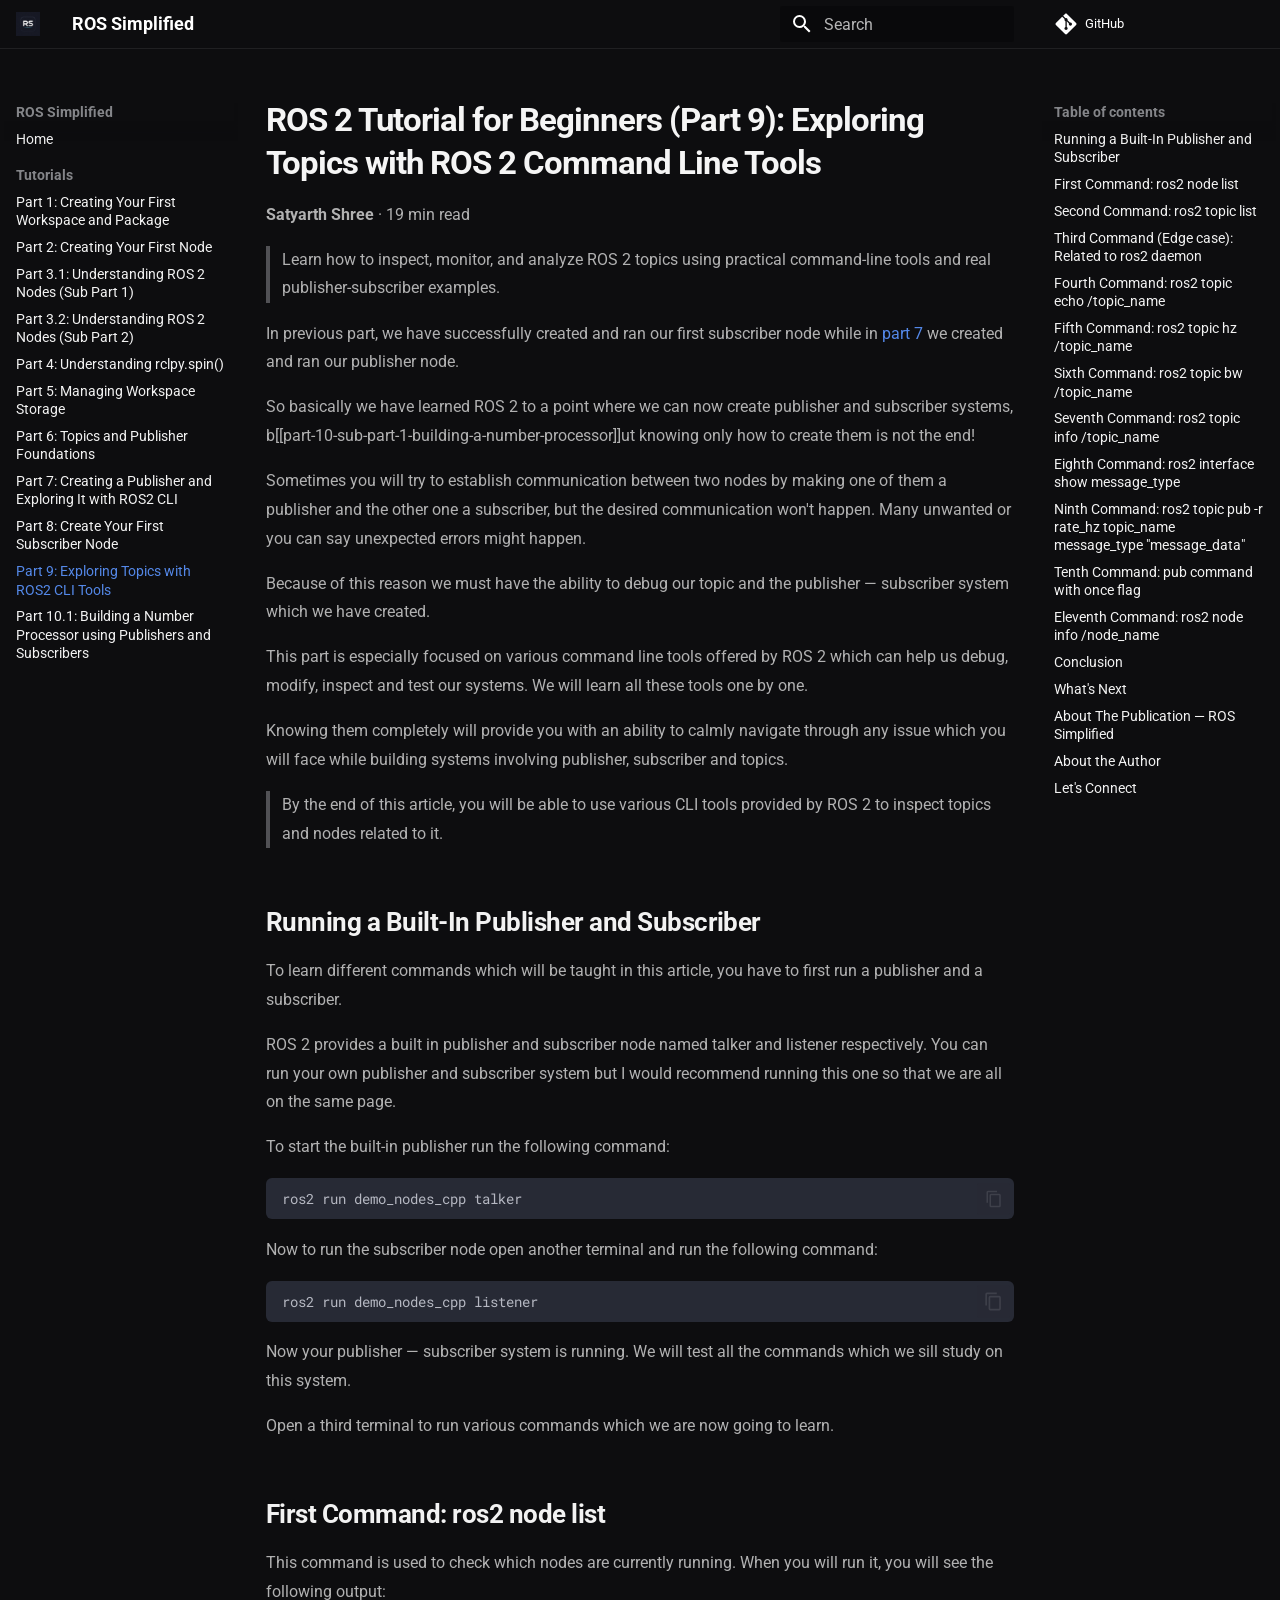
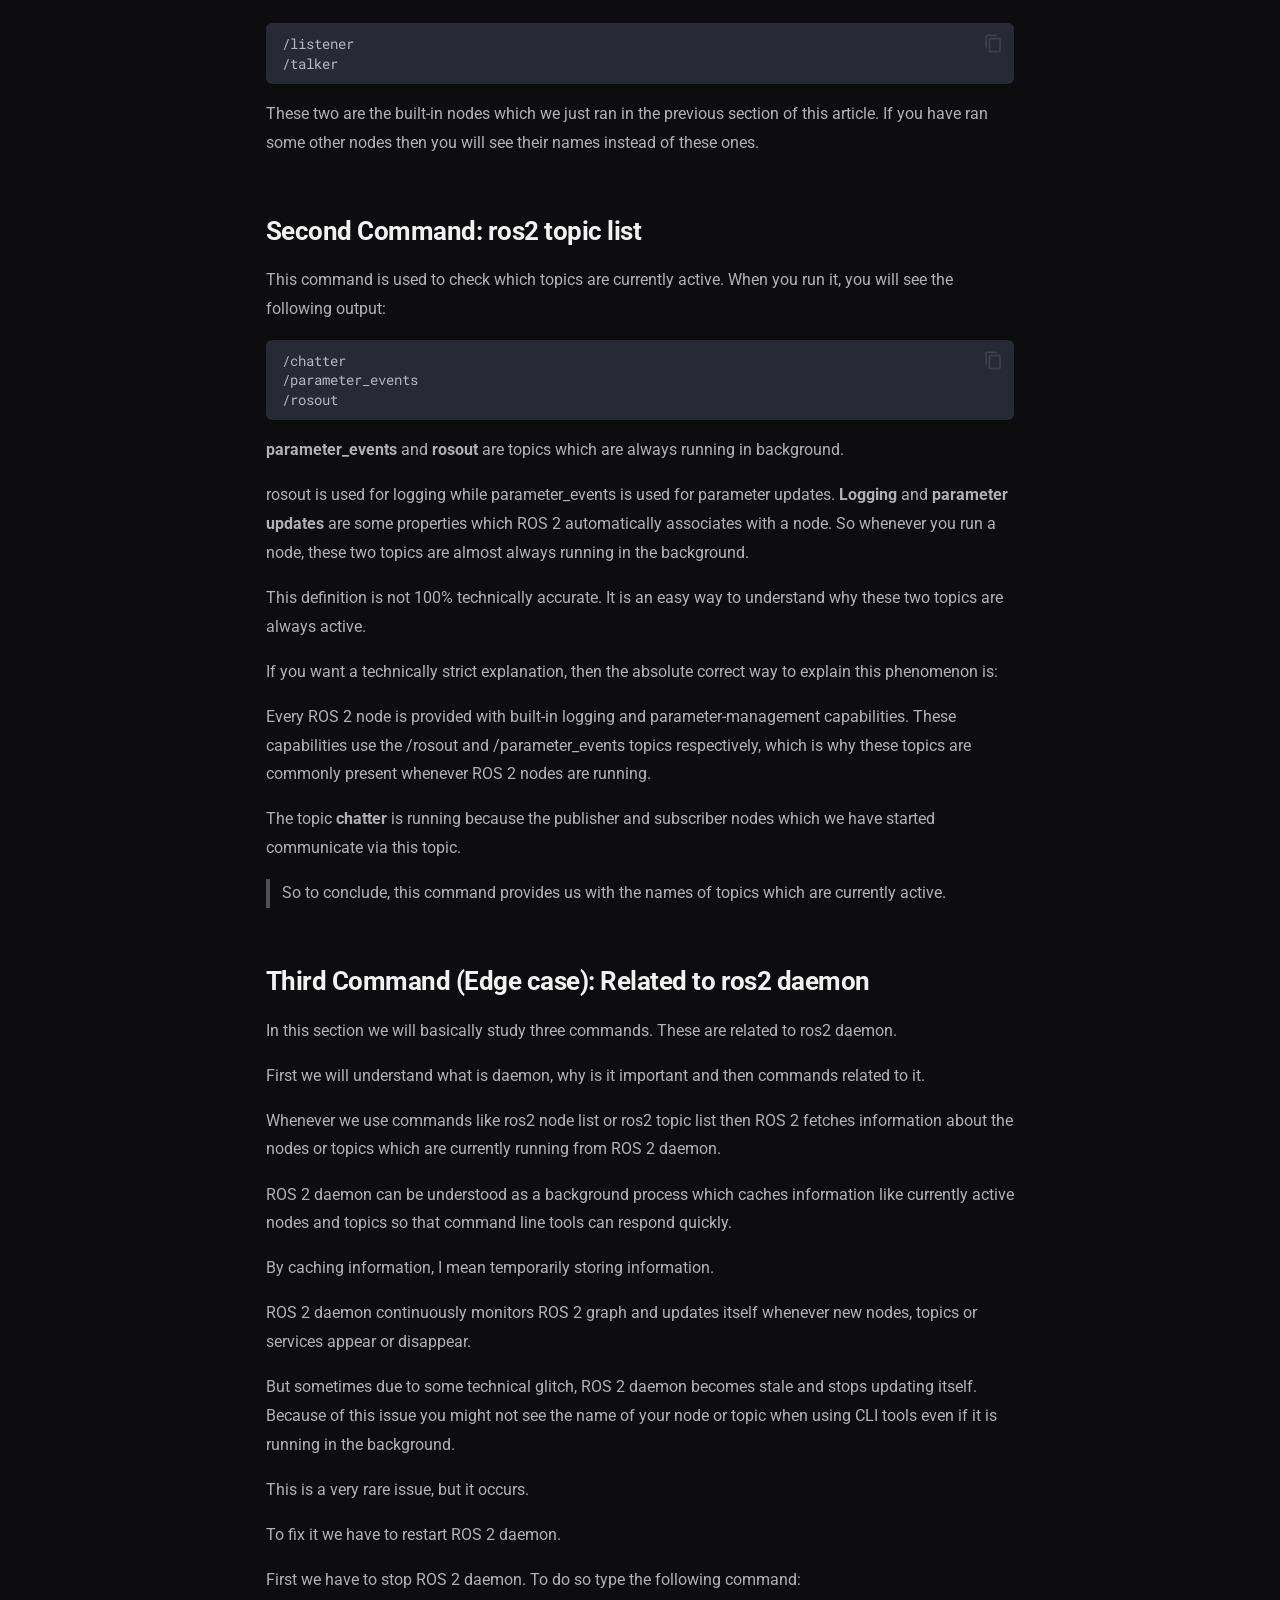
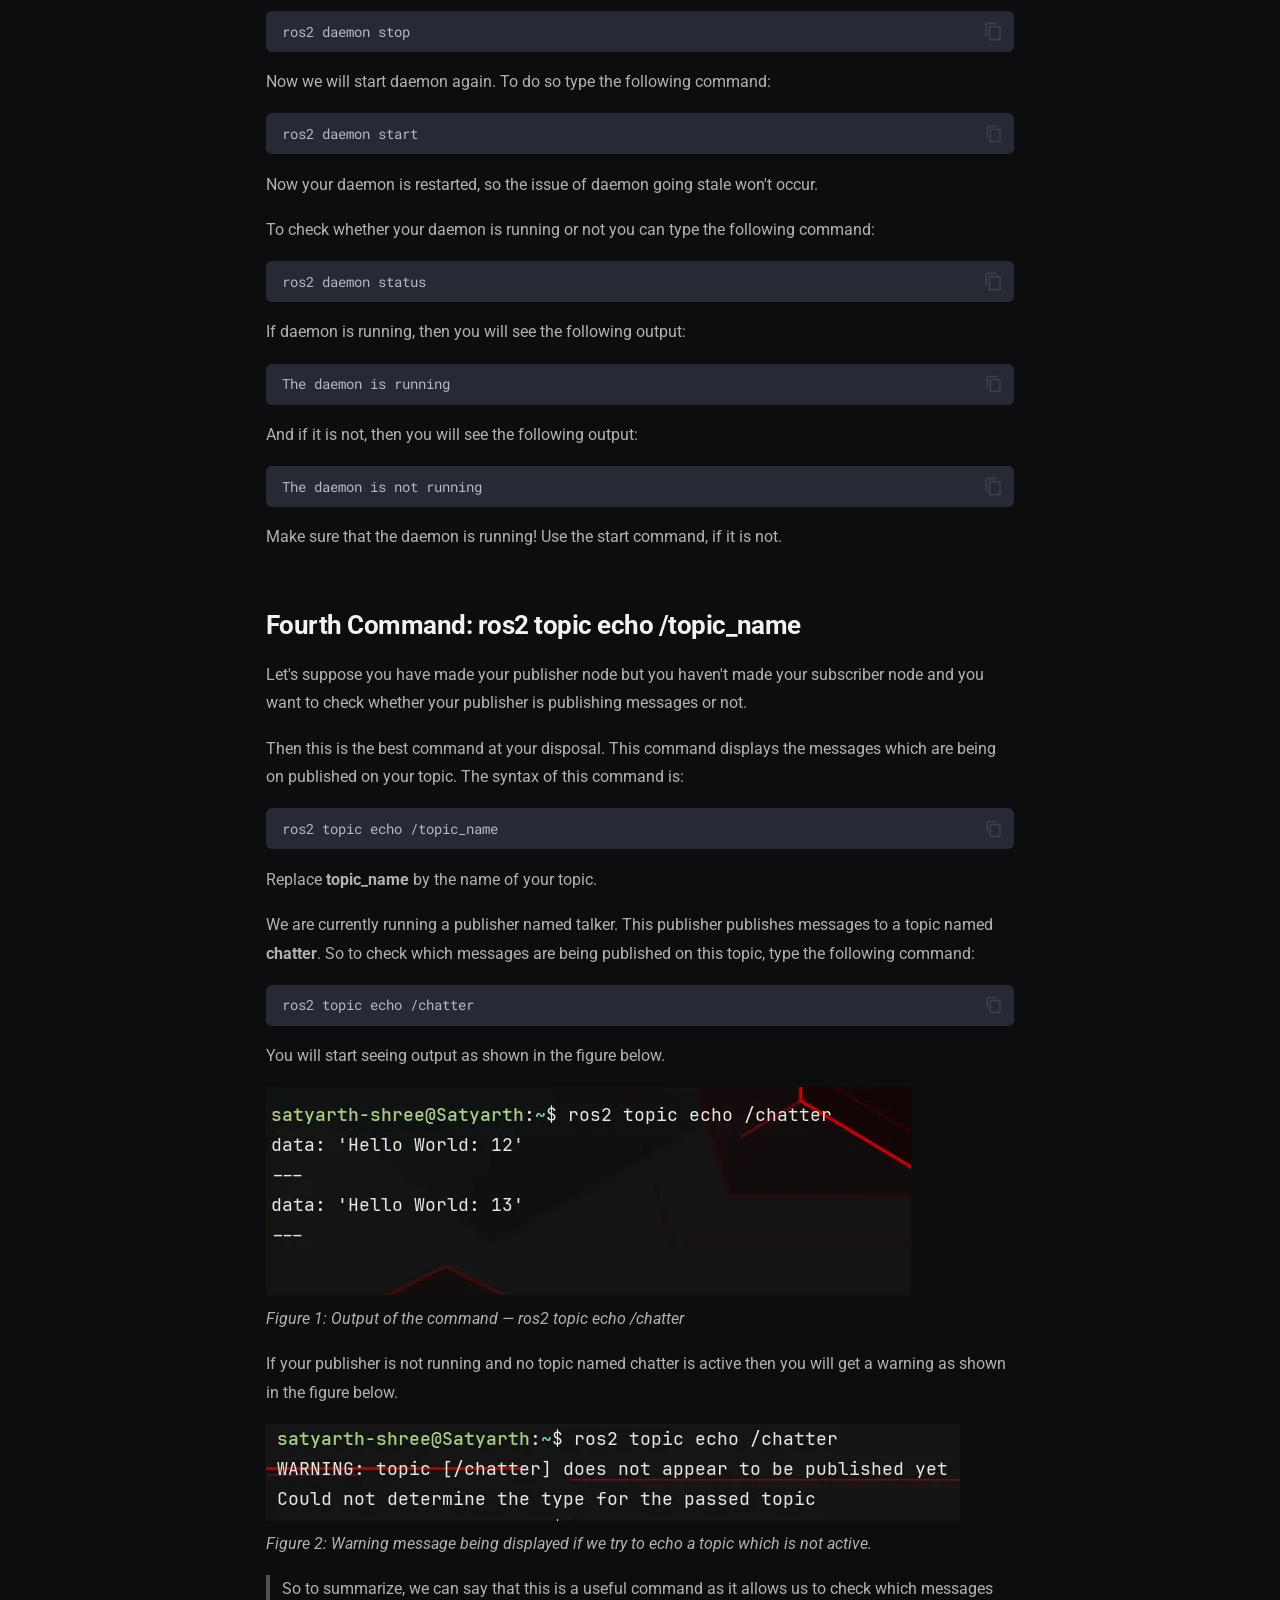
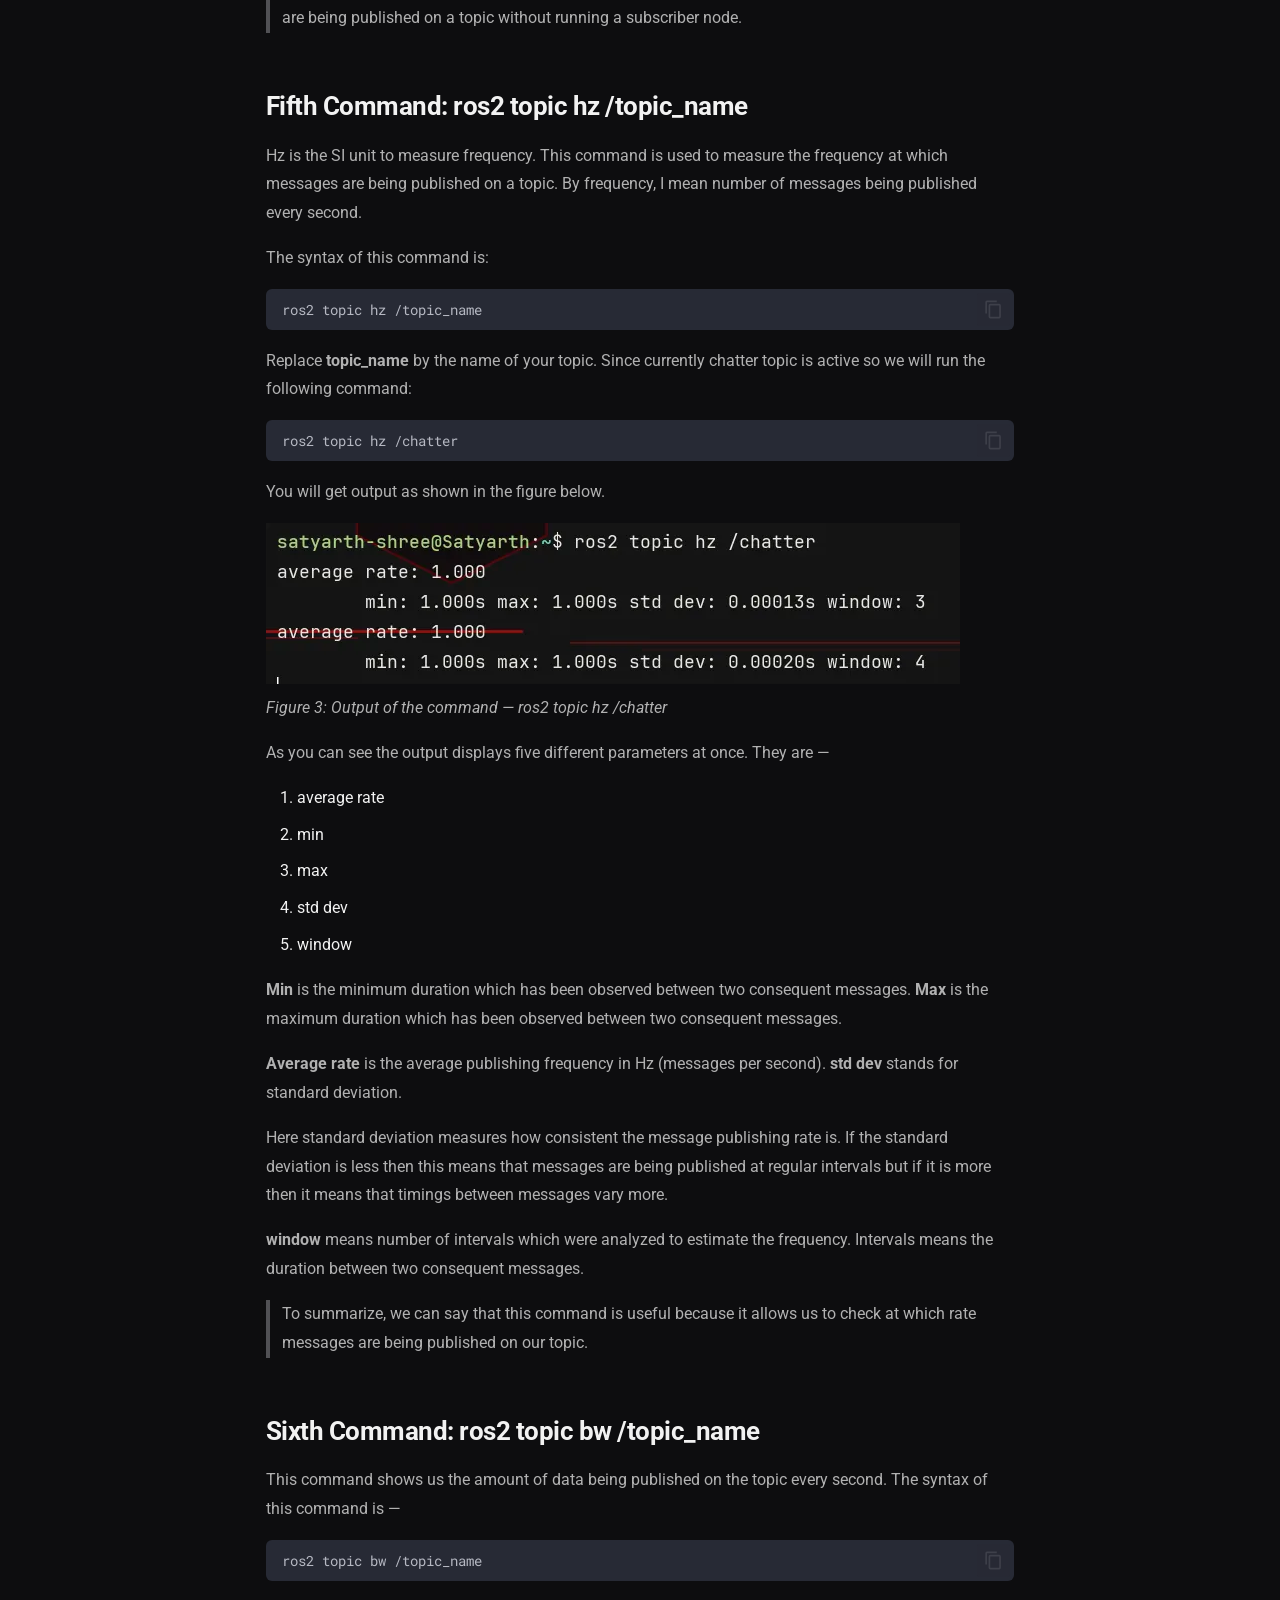
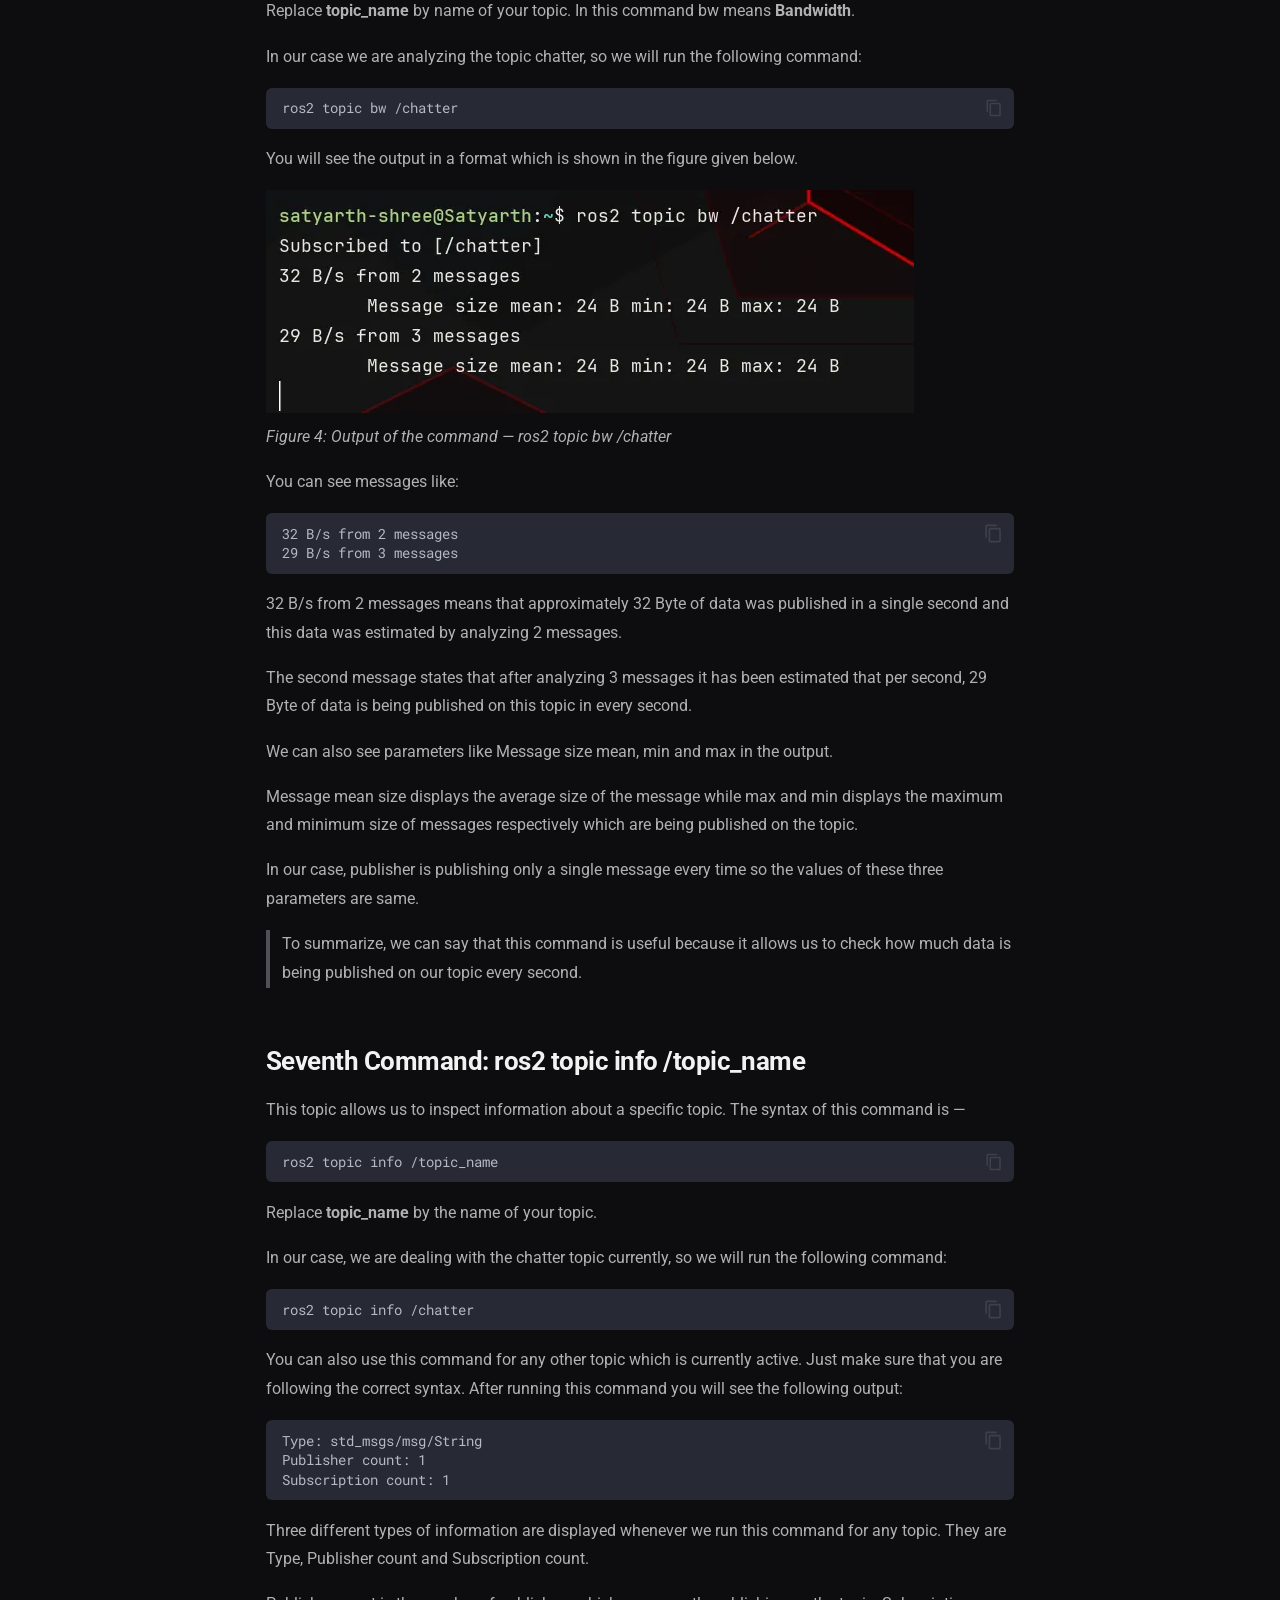
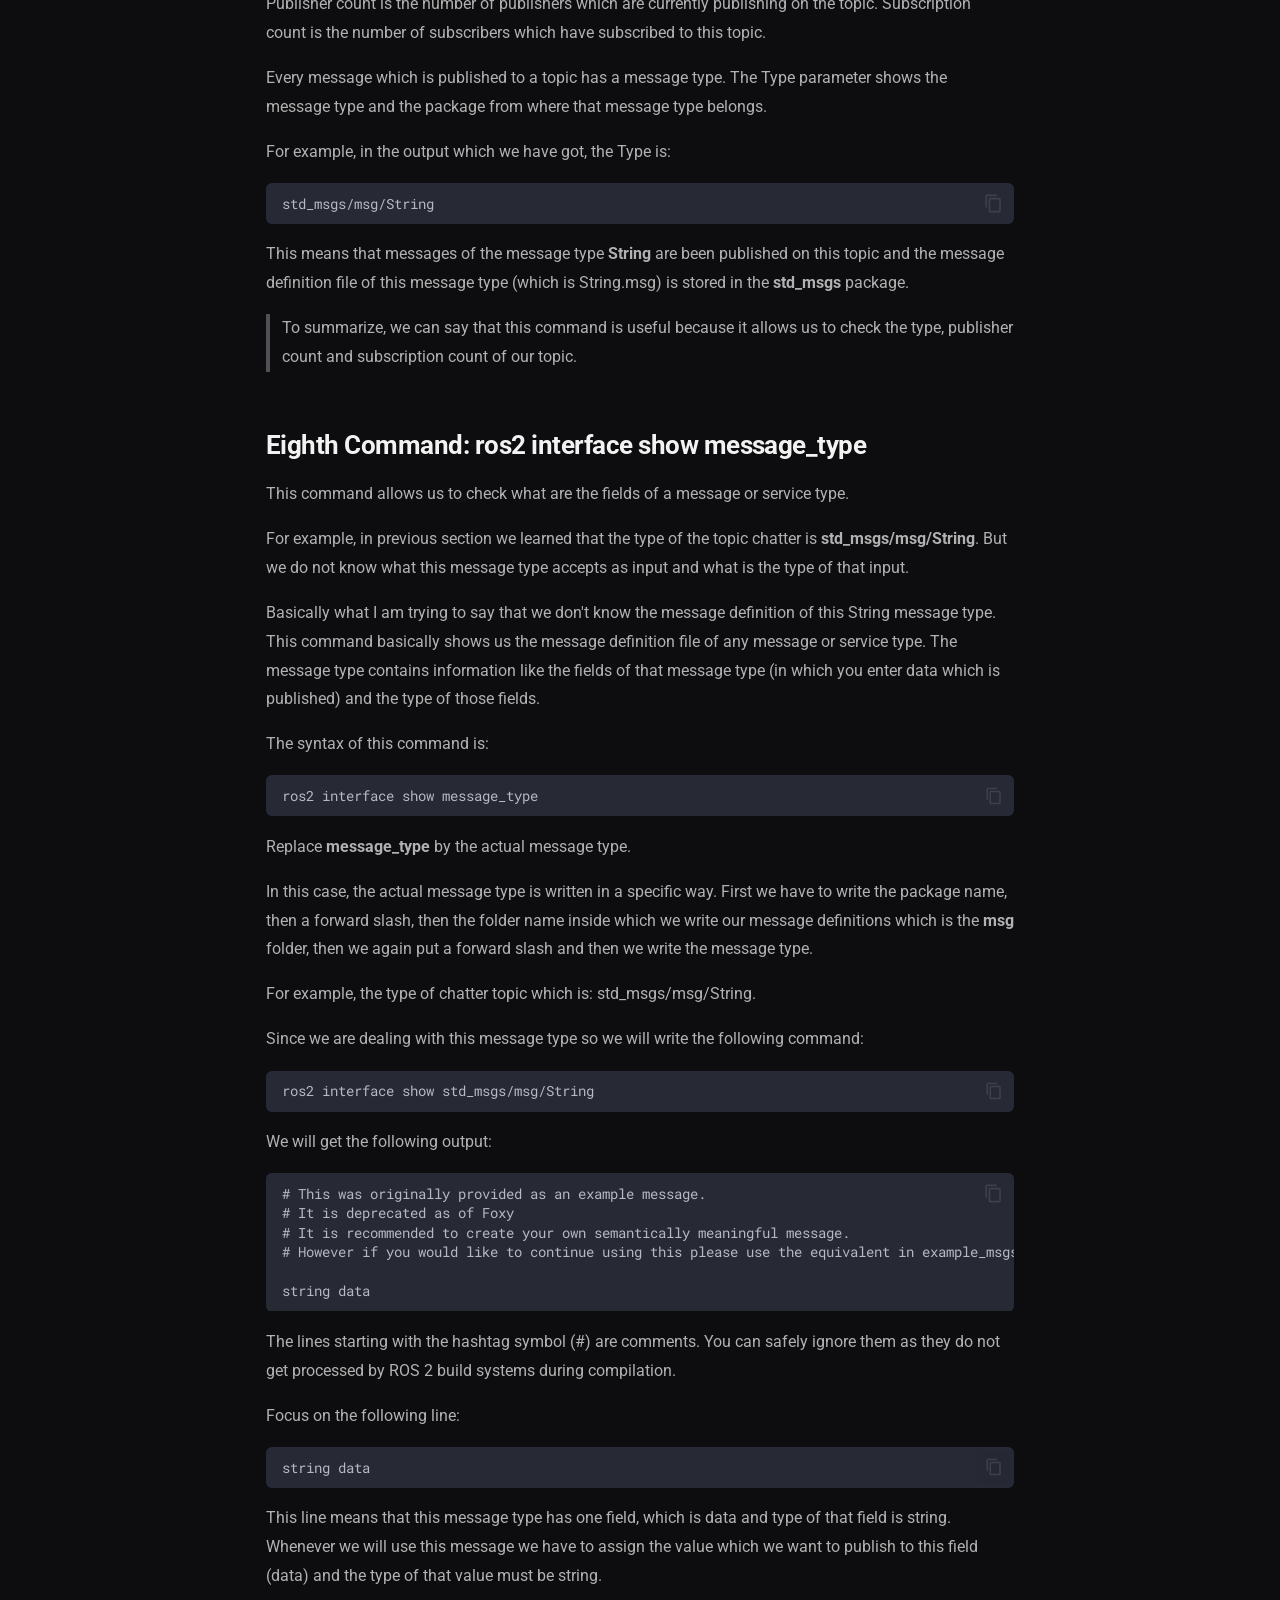
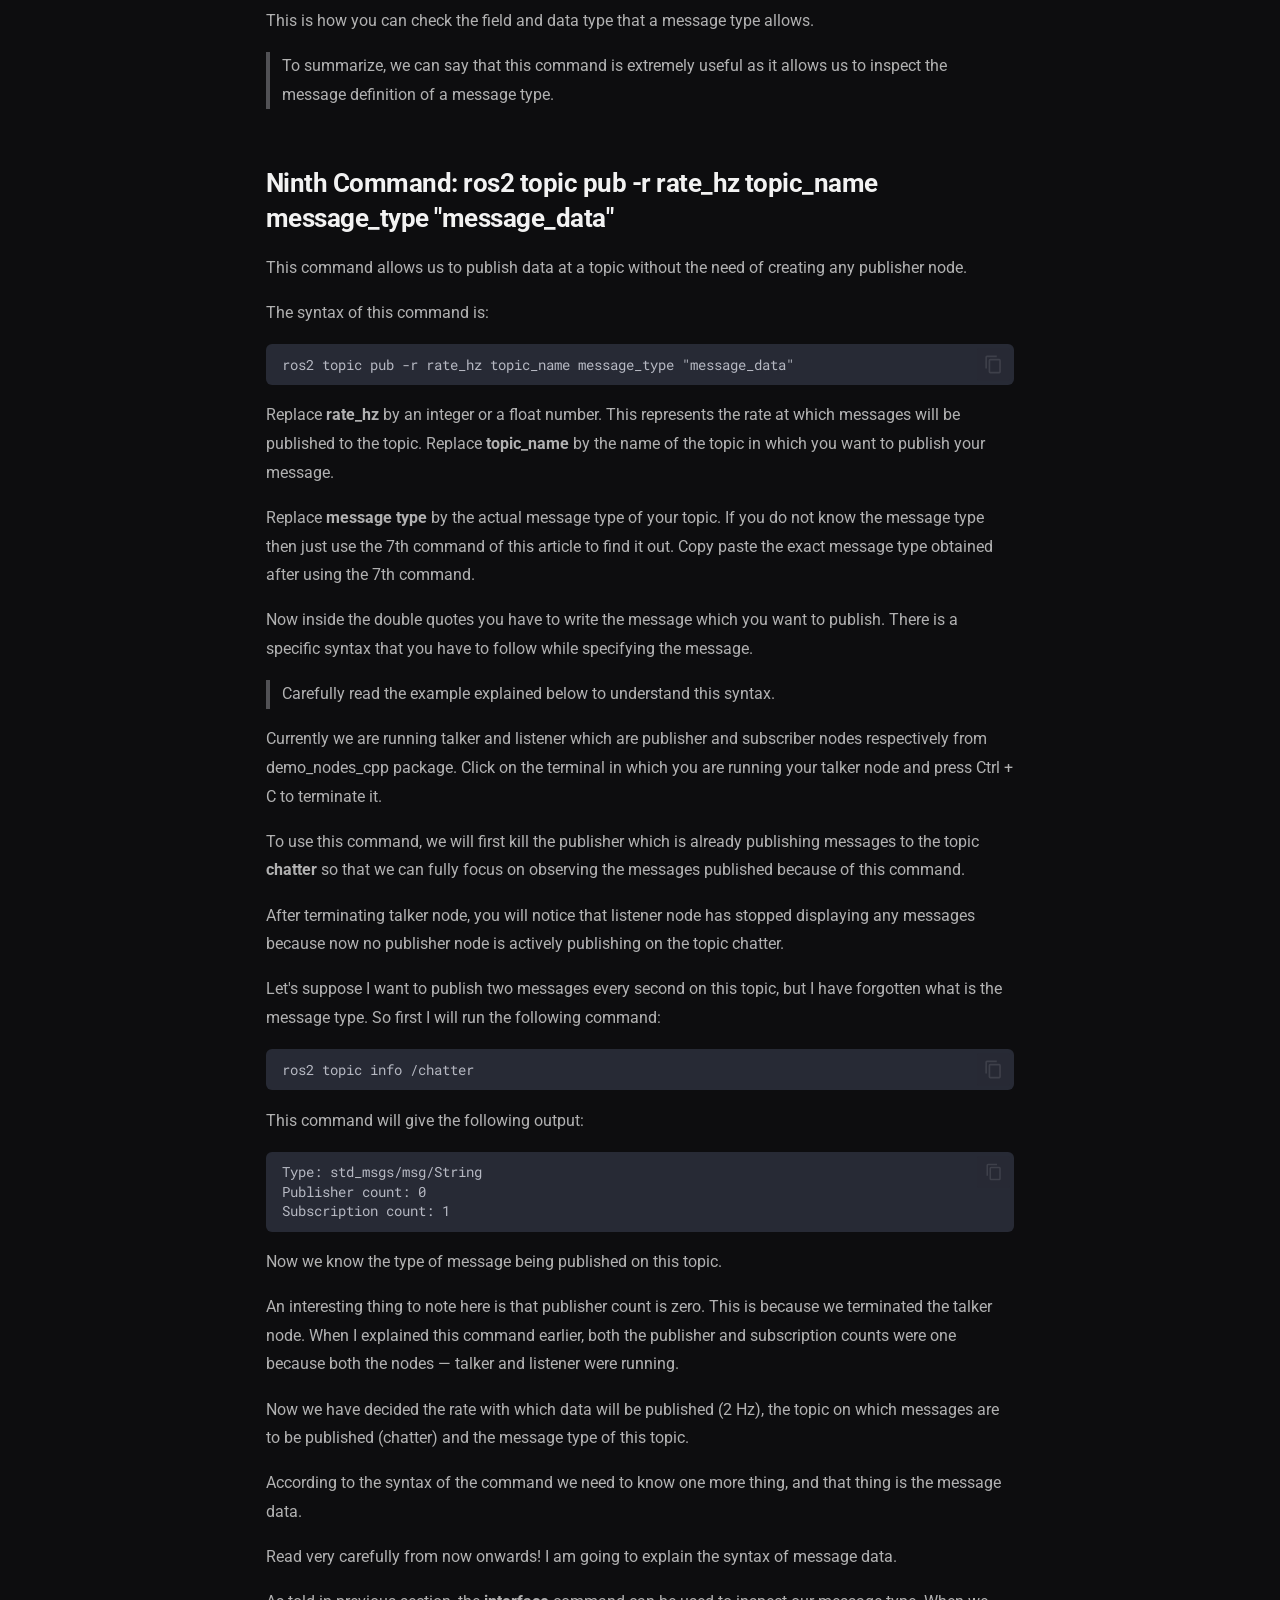
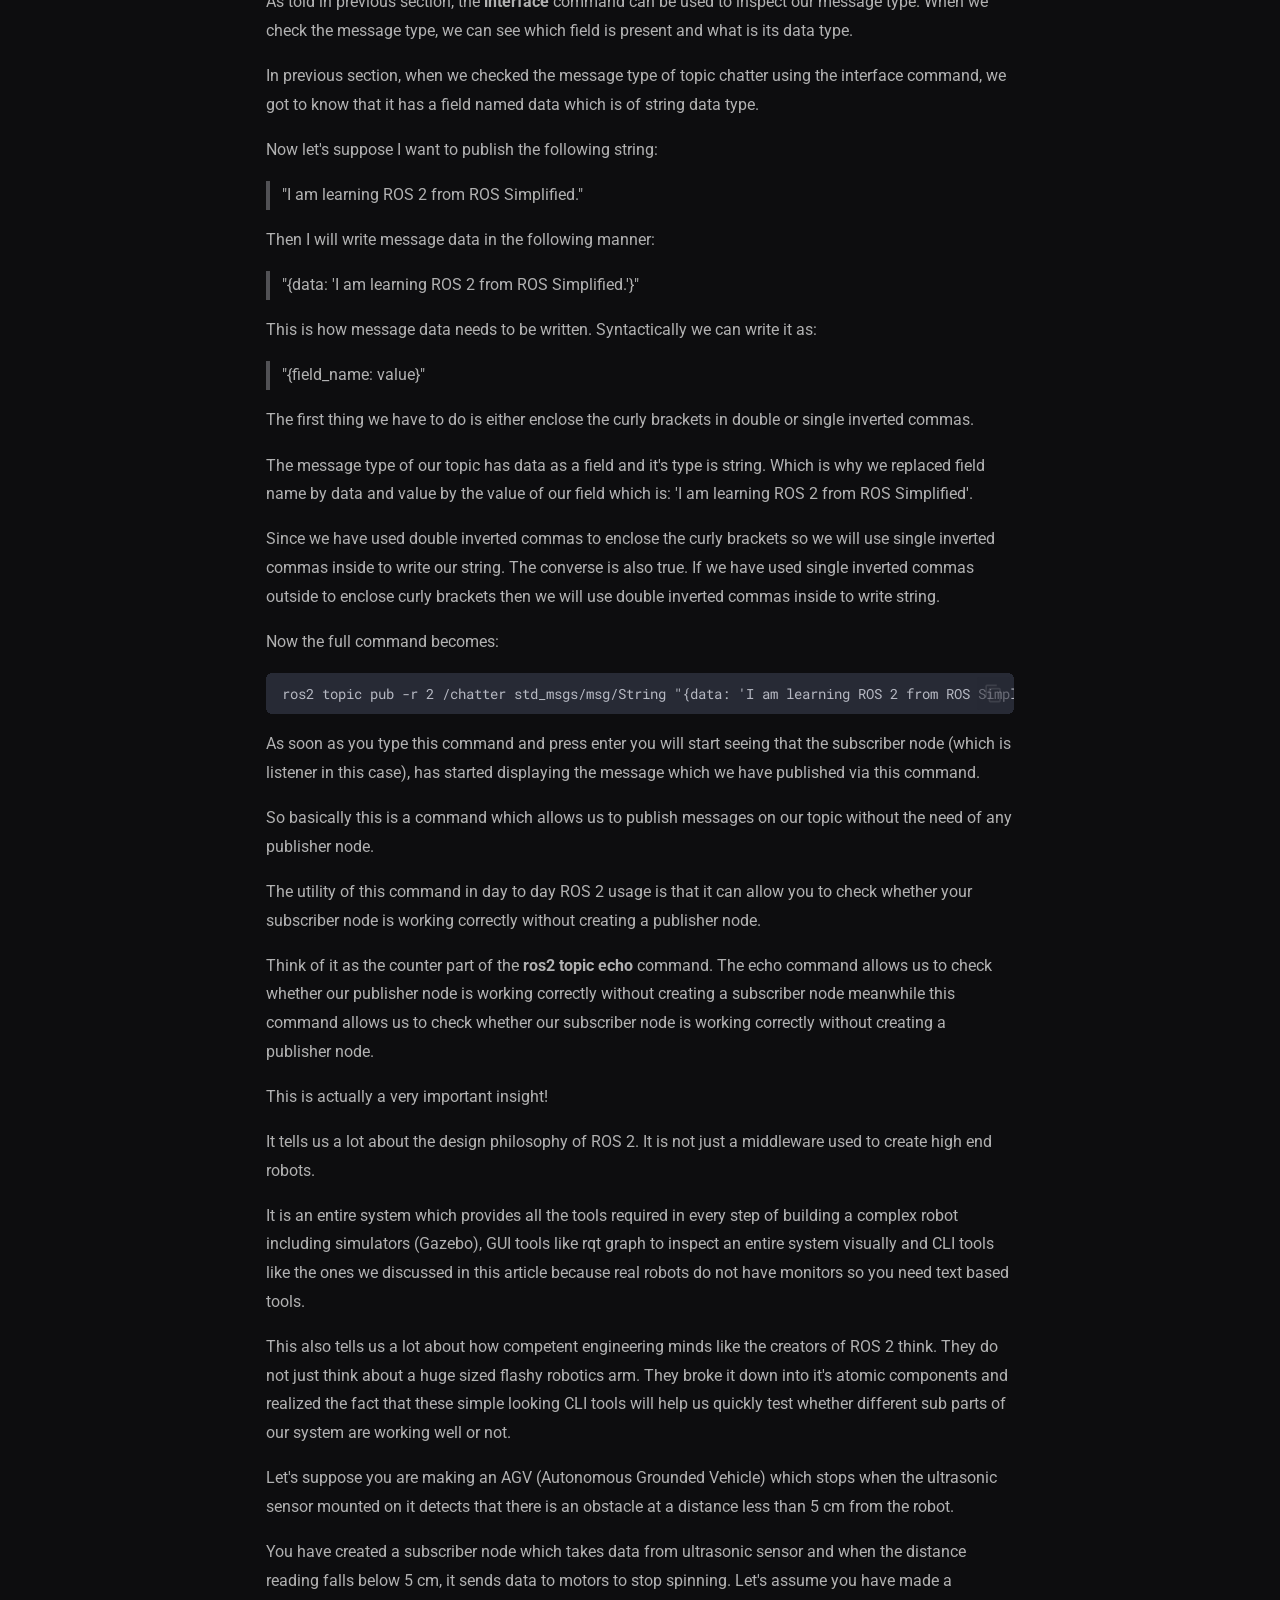
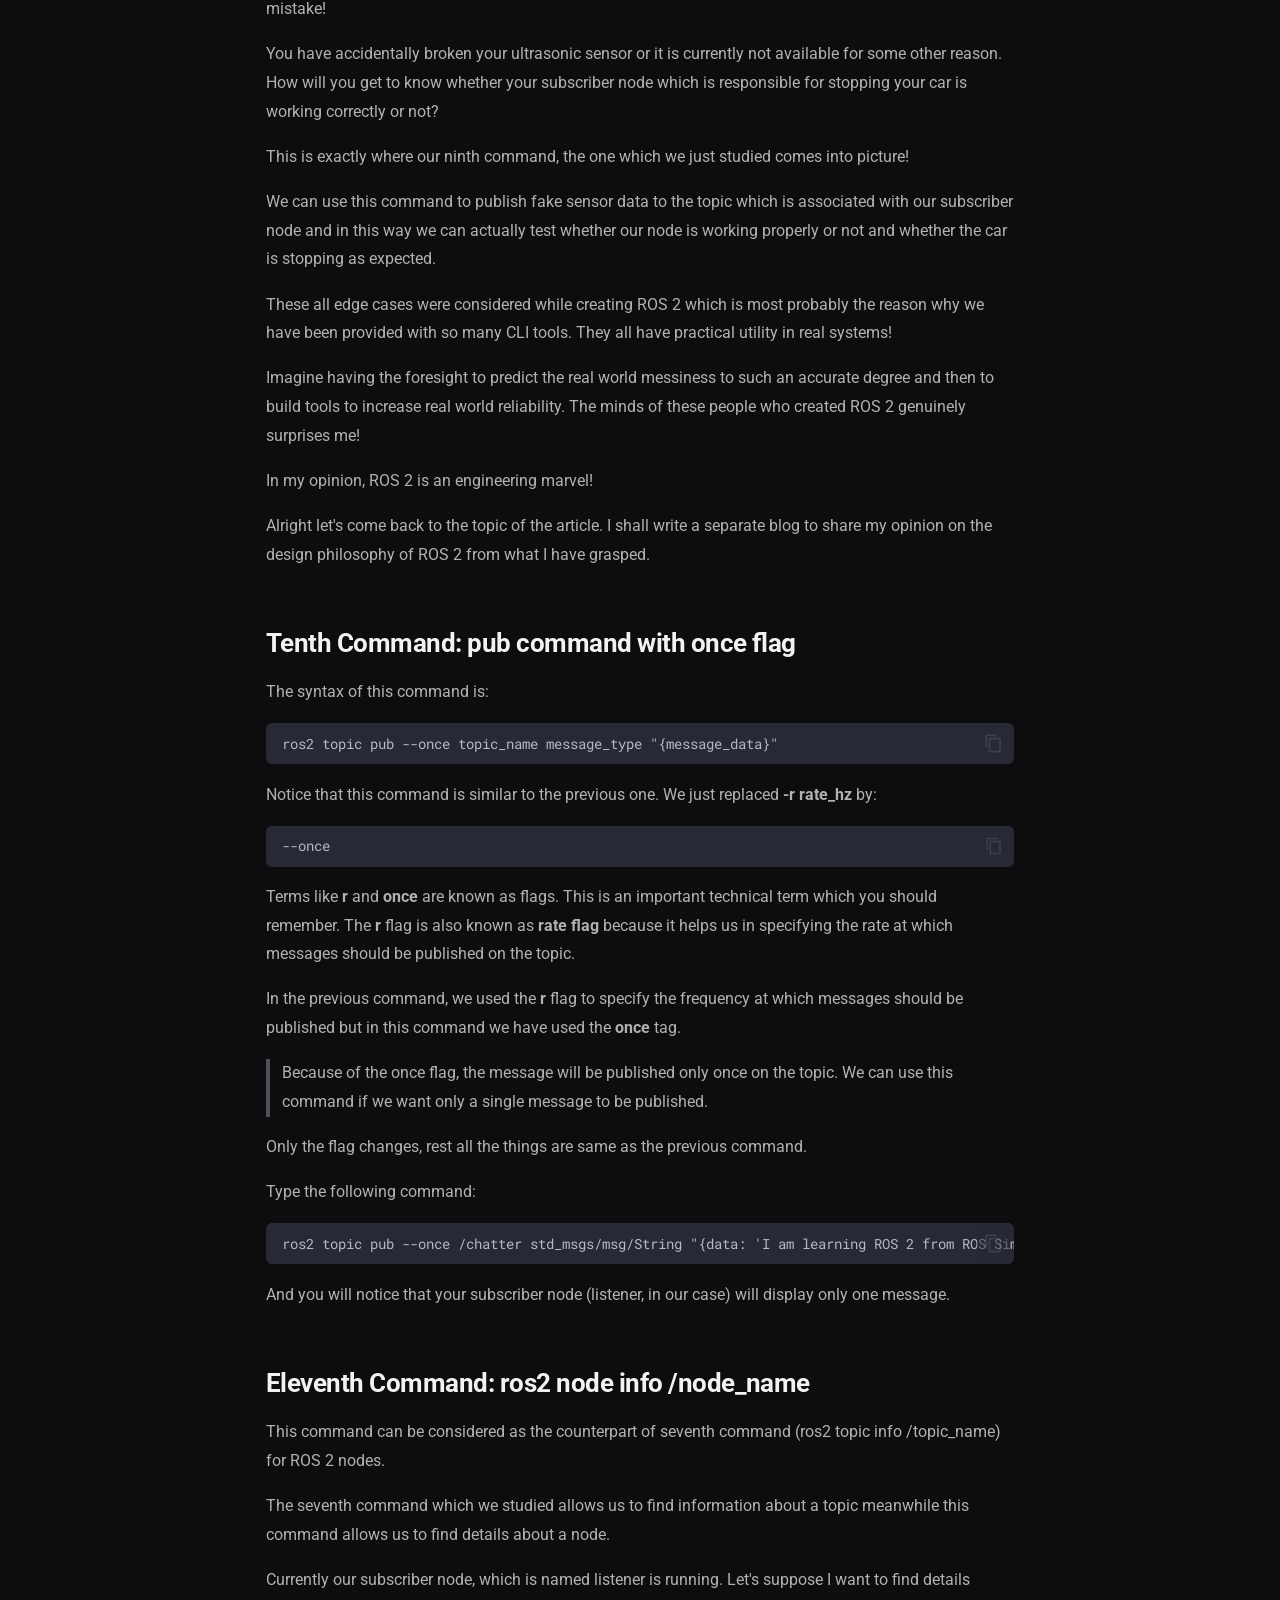
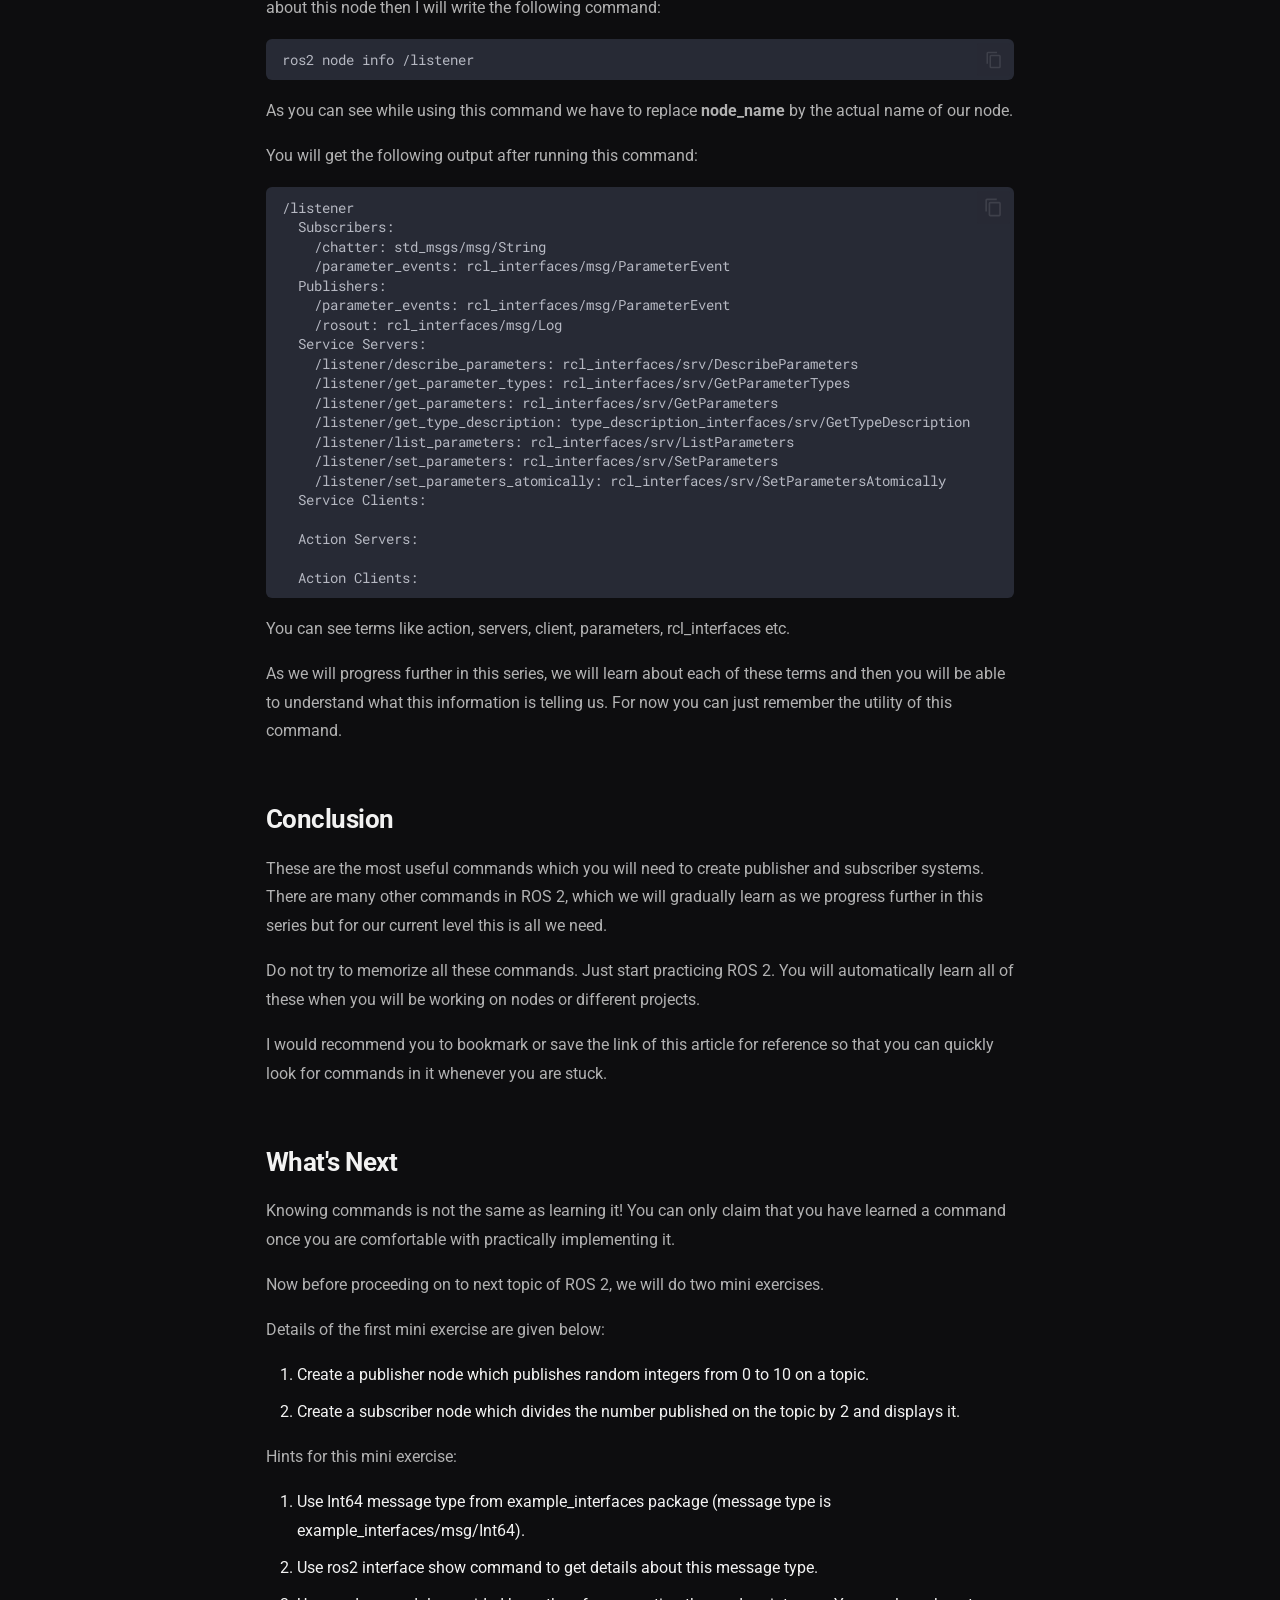
<file: Tutorials/part-9-Exploring-Topics-with-ros2-command-line-tools/index.html>
<!doctype html>
<html lang="en" class="no-js">
  <head>
    
      <meta charset="utf-8">
      <meta name="viewport" content="width=device-width,initial-scale=1">
      
        <meta name="description" content="Beginner-friendly ROS 2 tutorials from ROS Simplified">
      
      
      
        <link rel="canonical" href="https://docs.satyarthshree.com/Tutorials/part-9-Exploring-Topics-with-ros2-command-line-tools/">
      
      
        <link rel="prev" href="../part-8-create-your-first-subscriber-node-in-python/">
      
      
        <link rel="next" href="../part-10-sub-part-1-building-a-number-processor/">
      
      
        
      
      
      <link rel="icon" href="../../assets/ROS_Simplified_Logo.png">
      <meta name="generator" content="mkdocs-1.6.1, mkdocs-material-9.7.6">
    
    
      
        <title>Part 9: Exploring Topics with ROS2 CLI Tools - ROS Simplified</title>
      
    
    
      <link rel="stylesheet" href="../../assets/stylesheets/main.484c7ddc.min.css">
      
        
        <link rel="stylesheet" href="../../assets/stylesheets/palette.ab4e12ef.min.css">
      
      


    
    
      
    
    
      
        
        
        <link rel="preconnect" href="https://fonts.gstatic.com" crossorigin>
        <link rel="stylesheet" href="https://fonts.googleapis.com/css?family=Roboto:300,300i,400,400i,700,700i%7CRoboto+Mono:400,400i,700,700i&display=fallback">
        <style>:root{--md-text-font:"Roboto";--md-code-font:"Roboto Mono"}</style>
      
    
    
      <link rel="stylesheet" href="../../stylesheets/style.css">
    
    <script>__md_scope=new URL("../..",location),__md_hash=e=>[...e].reduce(((e,_)=>(e<<5)-e+_.charCodeAt(0)),0),__md_get=(e,_=localStorage,t=__md_scope)=>JSON.parse(_.getItem(t.pathname+"."+e)),__md_set=(e,_,t=localStorage,a=__md_scope)=>{try{t.setItem(a.pathname+"."+e,JSON.stringify(_))}catch(e){}}</script>
    
      

    
    
  </head>
  
  
    
    
    
    
    
    <body dir="ltr" data-md-color-scheme="slate" data-md-color-primary="indigo" data-md-color-accent="indigo">
  
    
    <input class="md-toggle" data-md-toggle="drawer" type="checkbox" id="__drawer" autocomplete="off">
    <input class="md-toggle" data-md-toggle="search" type="checkbox" id="__search" autocomplete="off">
    <label class="md-overlay" for="__drawer"></label>
    <div data-md-component="skip">
      
        
        <a href="#ros-2-tutorial-for-beginners-part-9-exploring-topics-with-ros-2-command-line-tools" class="md-skip">
          Skip to content
        </a>
      
    </div>
    <div data-md-component="announce">
      
    </div>
    
    
      

  

<header class="md-header md-header--shadow" data-md-component="header">
  <nav class="md-header__inner md-grid" aria-label="Header">
    <a href="../.." title="ROS Simplified" class="md-header__button md-logo" aria-label="ROS Simplified" data-md-component="logo">
      
  <img src="../../assets/ROS_Simplified_Logo.png" alt="logo">

    </a>
    <label class="md-header__button md-icon" for="__drawer">
      
      <svg xmlns="http://www.w3.org/2000/svg" viewBox="0 0 24 24"><path d="M3 6h18v2H3zm0 5h18v2H3zm0 5h18v2H3z"/></svg>
    </label>
    <div class="md-header__title" data-md-component="header-title">
      <div class="md-header__ellipsis">
        <div class="md-header__topic">
          <span class="md-ellipsis">
            ROS Simplified
          </span>
        </div>
        <div class="md-header__topic" data-md-component="header-topic">
          <span class="md-ellipsis">
            
              Part 9: Exploring Topics with ROS2 CLI Tools
            
          </span>
        </div>
      </div>
    </div>
    
      
    
    
    
    
      
      
        <label class="md-header__button md-icon" for="__search">
          
          <svg xmlns="http://www.w3.org/2000/svg" viewBox="0 0 24 24"><path d="M9.5 3A6.5 6.5 0 0 1 16 9.5c0 1.61-.59 3.09-1.56 4.23l.27.27h.79l5 5-1.5 1.5-5-5v-.79l-.27-.27A6.52 6.52 0 0 1 9.5 16 6.5 6.5 0 0 1 3 9.5 6.5 6.5 0 0 1 9.5 3m0 2C7 5 5 7 5 9.5S7 14 9.5 14 14 12 14 9.5 12 5 9.5 5"/></svg>
        </label>
        <div class="md-search" data-md-component="search" role="dialog">
  <label class="md-search__overlay" for="__search"></label>
  <div class="md-search__inner" role="search">
    <form class="md-search__form" name="search">
      <input type="text" class="md-search__input" name="query" aria-label="Search" placeholder="Search" autocapitalize="off" autocorrect="off" autocomplete="off" spellcheck="false" data-md-component="search-query" required>
      <label class="md-search__icon md-icon" for="__search">
        
        <svg xmlns="http://www.w3.org/2000/svg" viewBox="0 0 24 24"><path d="M9.5 3A6.5 6.5 0 0 1 16 9.5c0 1.61-.59 3.09-1.56 4.23l.27.27h.79l5 5-1.5 1.5-5-5v-.79l-.27-.27A6.52 6.52 0 0 1 9.5 16 6.5 6.5 0 0 1 3 9.5 6.5 6.5 0 0 1 9.5 3m0 2C7 5 5 7 5 9.5S7 14 9.5 14 14 12 14 9.5 12 5 9.5 5"/></svg>
        
        <svg xmlns="http://www.w3.org/2000/svg" viewBox="0 0 24 24"><path d="M20 11v2H8l5.5 5.5-1.42 1.42L4.16 12l7.92-7.92L13.5 5.5 8 11z"/></svg>
      </label>
      <nav class="md-search__options" aria-label="Search">
        
        <button type="reset" class="md-search__icon md-icon" title="Clear" aria-label="Clear" tabindex="-1">
          
          <svg xmlns="http://www.w3.org/2000/svg" viewBox="0 0 24 24"><path d="M19 6.41 17.59 5 12 10.59 6.41 5 5 6.41 10.59 12 5 17.59 6.41 19 12 13.41 17.59 19 19 17.59 13.41 12z"/></svg>
        </button>
      </nav>
      
        <div class="md-search__suggest" data-md-component="search-suggest"></div>
      
    </form>
    <div class="md-search__output">
      <div class="md-search__scrollwrap" tabindex="0" data-md-scrollfix>
        <div class="md-search-result" data-md-component="search-result">
          <div class="md-search-result__meta">
            Initializing search
          </div>
          <ol class="md-search-result__list" role="presentation"></ol>
        </div>
      </div>
    </div>
  </div>
</div>
      
    
    
      <div class="md-header__source">
        <a href="https://github.com/Satyarth-Shree/ros2-guides.git" title="Go to repository" class="md-source" data-md-component="source">
  <div class="md-source__icon md-icon">
    
    <svg xmlns="http://www.w3.org/2000/svg" viewBox="0 0 448 512"><!--! Font Awesome Free 7.1.0 by @fontawesome - https://fontawesome.com License - https://fontawesome.com/license/free (Icons: CC BY 4.0, Fonts: SIL OFL 1.1, Code: MIT License) Copyright 2025 Fonticons, Inc.--><path d="M439.6 236.1 244 40.5c-5.4-5.5-12.8-8.5-20.4-8.5s-15 3-20.4 8.4L162.5 81l51.5 51.5c27.1-9.1 52.7 16.8 43.4 43.7l49.7 49.7c34.2-11.8 61.2 31 35.5 56.7-26.5 26.5-70.2-2.9-56-37.3L240.3 199v121.9c25.3 12.5 22.3 41.8 9.1 55-6.4 6.4-15.2 10.1-24.3 10.1s-17.8-3.6-24.3-10.1c-17.6-17.6-11.1-46.9 11.2-56v-123c-20.8-8.5-24.6-30.7-18.6-45L142.6 101 8.5 235.1C3 240.6 0 247.9 0 255.5s3 15 8.5 20.4l195.6 195.7c5.4 5.4 12.7 8.4 20.4 8.4s15-3 20.4-8.4l194.7-194.7c5.4-5.4 8.4-12.8 8.4-20.4s-3-15-8.4-20.4"/></svg>
  </div>
  <div class="md-source__repository">
    GitHub
  </div>
</a>
      </div>
    
  </nav>
  
</header>
    
    <div class="md-container" data-md-component="container">
      
      
        
          
        
      
      <main class="md-main" data-md-component="main">
        <div class="md-main__inner md-grid">
          
            
              
              <div class="md-sidebar md-sidebar--primary" data-md-component="sidebar" data-md-type="navigation" >
                <div class="md-sidebar__scrollwrap">
                  <div class="md-sidebar__inner">
                    



<nav class="md-nav md-nav--primary" aria-label="Navigation" data-md-level="0">
  <label class="md-nav__title" for="__drawer">
    <a href="../.." title="ROS Simplified" class="md-nav__button md-logo" aria-label="ROS Simplified" data-md-component="logo">
      
  <img src="../../assets/ROS_Simplified_Logo.png" alt="logo">

    </a>
    ROS Simplified
  </label>
  
    <div class="md-nav__source">
      <a href="https://github.com/Satyarth-Shree/ros2-guides.git" title="Go to repository" class="md-source" data-md-component="source">
  <div class="md-source__icon md-icon">
    
    <svg xmlns="http://www.w3.org/2000/svg" viewBox="0 0 448 512"><!--! Font Awesome Free 7.1.0 by @fontawesome - https://fontawesome.com License - https://fontawesome.com/license/free (Icons: CC BY 4.0, Fonts: SIL OFL 1.1, Code: MIT License) Copyright 2025 Fonticons, Inc.--><path d="M439.6 236.1 244 40.5c-5.4-5.5-12.8-8.5-20.4-8.5s-15 3-20.4 8.4L162.5 81l51.5 51.5c27.1-9.1 52.7 16.8 43.4 43.7l49.7 49.7c34.2-11.8 61.2 31 35.5 56.7-26.5 26.5-70.2-2.9-56-37.3L240.3 199v121.9c25.3 12.5 22.3 41.8 9.1 55-6.4 6.4-15.2 10.1-24.3 10.1s-17.8-3.6-24.3-10.1c-17.6-17.6-11.1-46.9 11.2-56v-123c-20.8-8.5-24.6-30.7-18.6-45L142.6 101 8.5 235.1C3 240.6 0 247.9 0 255.5s3 15 8.5 20.4l195.6 195.7c5.4 5.4 12.7 8.4 20.4 8.4s15-3 20.4-8.4l194.7-194.7c5.4-5.4 8.4-12.8 8.4-20.4s-3-15-8.4-20.4"/></svg>
  </div>
  <div class="md-source__repository">
    GitHub
  </div>
</a>
    </div>
  
  <ul class="md-nav__list" data-md-scrollfix>
    
      
      
  
  
  
  
    <li class="md-nav__item">
      <a href="../.." class="md-nav__link">
        
  
  
  <span class="md-ellipsis">
    
  
    Home
  

    
  </span>
  
  

      </a>
    </li>
  

    
      
      
  
  
    
  
  
  
    
    
    
    
      
        
        
      
    
    
    <li class="md-nav__item md-nav__item--active md-nav__item--section md-nav__item--nested">
      
        
        
        <input class="md-nav__toggle md-toggle " type="checkbox" id="__nav_2" checked>
        
          
          <label class="md-nav__link" for="__nav_2" id="__nav_2_label" tabindex="">
            
  
  
  <span class="md-ellipsis">
    
  
    Tutorials
  

    
  </span>
  
  

            <span class="md-nav__icon md-icon"></span>
          </label>
        
        <nav class="md-nav" data-md-level="1" aria-labelledby="__nav_2_label" aria-expanded="true">
          <label class="md-nav__title" for="__nav_2">
            <span class="md-nav__icon md-icon"></span>
            
  
    Tutorials
  

          </label>
          <ul class="md-nav__list" data-md-scrollfix>
            
              
                
  
  
  
  
    <li class="md-nav__item">
      <a href="../part-1-create-your-first-workspace-and-package/" class="md-nav__link">
        
  
  
  <span class="md-ellipsis">
    
  
    Part 1: Creating Your First Workspace and Package
  

    
  </span>
  
  

      </a>
    </li>
  

              
            
              
                
  
  
  
  
    <li class="md-nav__item">
      <a href="../part-2-creating-your-first-node/" class="md-nav__link">
        
  
  
  <span class="md-ellipsis">
    
  
    Part 2: Creating Your First Node
  

    
  </span>
  
  

      </a>
    </li>
  

              
            
              
                
  
  
  
  
    <li class="md-nav__item">
      <a href="../part-3-sub-part-1-understanding-ros-2-nodes/" class="md-nav__link">
        
  
  
  <span class="md-ellipsis">
    
  
    Part 3.1: Understanding ROS 2 Nodes (Sub Part 1)
  

    
  </span>
  
  

      </a>
    </li>
  

              
            
              
                
  
  
  
  
    <li class="md-nav__item">
      <a href="../part-3-sub-part-2/" class="md-nav__link">
        
  
  
  <span class="md-ellipsis">
    
  
    Part 3.2: Understanding ROS 2 Nodes (Sub Part 2)
  

    
  </span>
  
  

      </a>
    </li>
  

              
            
              
                
  
  
  
  
    <li class="md-nav__item">
      <a href="../part-4-understanding-rclpy.spin/" class="md-nav__link">
        
  
  
  <span class="md-ellipsis">
    
  
    Part 4: Understanding rclpy.spin()
  

    
  </span>
  
  

      </a>
    </li>
  

              
            
              
                
  
  
  
  
    <li class="md-nav__item">
      <a href="../part-5-manage-your-ROS-2-workspace-using-linux-commands/" class="md-nav__link">
        
  
  
  <span class="md-ellipsis">
    
  
    Part 5: Managing Workspace Storage
  

    
  </span>
  
  

      </a>
    </li>
  

              
            
              
                
  
  
  
  
    <li class="md-nav__item">
      <a href="../part-6-topics-and-publisher-foundations/" class="md-nav__link">
        
  
  
  <span class="md-ellipsis">
    
  
    Part 6: Topics and Publisher Foundations
  

    
  </span>
  
  

      </a>
    </li>
  

              
            
              
                
  
  
  
  
    <li class="md-nav__item">
      <a href="../part-7-creating-a-publisher-and-exploring-it-with-ros2-cli/" class="md-nav__link">
        
  
  
  <span class="md-ellipsis">
    
  
    Part 7: Creating a Publisher and Exploring It with ROS2 CLI
  

    
  </span>
  
  

      </a>
    </li>
  

              
            
              
                
  
  
  
  
    <li class="md-nav__item">
      <a href="../part-8-create-your-first-subscriber-node-in-python/" class="md-nav__link">
        
  
  
  <span class="md-ellipsis">
    
  
    Part 8: Create Your First Subscriber Node
  

    
  </span>
  
  

      </a>
    </li>
  

              
            
              
                
  
  
    
  
  
  
    <li class="md-nav__item md-nav__item--active">
      
      <input class="md-nav__toggle md-toggle" type="checkbox" id="__toc">
      
      
        
      
      
        <label class="md-nav__link md-nav__link--active" for="__toc">
          
  
  
  <span class="md-ellipsis">
    
  
    Part 9: Exploring Topics with ROS2 CLI Tools
  

    
  </span>
  
  

          <span class="md-nav__icon md-icon"></span>
        </label>
      
      <a href="./" class="md-nav__link md-nav__link--active">
        
  
  
  <span class="md-ellipsis">
    
  
    Part 9: Exploring Topics with ROS2 CLI Tools
  

    
  </span>
  
  

      </a>
      
        

<nav class="md-nav md-nav--secondary" aria-label="Table of contents">
  
  
  
    
  
  
    <label class="md-nav__title" for="__toc">
      <span class="md-nav__icon md-icon"></span>
      Table of contents
    </label>
    <ul class="md-nav__list" data-md-component="toc" data-md-scrollfix>
      
        <li class="md-nav__item">
  <a href="#running-a-built-in-publisher-and-subscriber" class="md-nav__link">
    <span class="md-ellipsis">
      
        Running a Built-In Publisher and Subscriber
      
    </span>
  </a>
  
</li>
      
        <li class="md-nav__item">
  <a href="#first-command-ros2-node-list" class="md-nav__link">
    <span class="md-ellipsis">
      
        First Command: ros2 node list
      
    </span>
  </a>
  
</li>
      
        <li class="md-nav__item">
  <a href="#second-command-ros2-topic-list" class="md-nav__link">
    <span class="md-ellipsis">
      
        Second Command: ros2 topic list
      
    </span>
  </a>
  
</li>
      
        <li class="md-nav__item">
  <a href="#third-command-edge-case-related-to-ros2-daemon" class="md-nav__link">
    <span class="md-ellipsis">
      
        Third Command (Edge case): Related to ros2 daemon
      
    </span>
  </a>
  
</li>
      
        <li class="md-nav__item">
  <a href="#fourth-command-ros2-topic-echo-topic_name" class="md-nav__link">
    <span class="md-ellipsis">
      
        Fourth Command: ros2 topic echo /topic_name
      
    </span>
  </a>
  
</li>
      
        <li class="md-nav__item">
  <a href="#fifth-command-ros2-topic-hz-topic_name" class="md-nav__link">
    <span class="md-ellipsis">
      
        Fifth Command: ros2 topic hz /topic_name
      
    </span>
  </a>
  
</li>
      
        <li class="md-nav__item">
  <a href="#sixth-command-ros2-topic-bw-topic_name" class="md-nav__link">
    <span class="md-ellipsis">
      
        Sixth Command: ros2 topic bw /topic_name
      
    </span>
  </a>
  
</li>
      
        <li class="md-nav__item">
  <a href="#seventh-command-ros2-topic-info-topic_name" class="md-nav__link">
    <span class="md-ellipsis">
      
        Seventh Command: ros2 topic info /topic_name
      
    </span>
  </a>
  
</li>
      
        <li class="md-nav__item">
  <a href="#eighth-command-ros2-interface-show-message_type" class="md-nav__link">
    <span class="md-ellipsis">
      
        Eighth Command: ros2 interface show message_type
      
    </span>
  </a>
  
</li>
      
        <li class="md-nav__item">
  <a href="#ninth-command-ros2-topic-pub-r-rate_hz-topic_name-message_type-message_data" class="md-nav__link">
    <span class="md-ellipsis">
      
        Ninth Command: ros2 topic pub -r rate_hz topic_name message_type "message_data"
      
    </span>
  </a>
  
</li>
      
        <li class="md-nav__item">
  <a href="#tenth-command-pub-command-with-once-flag" class="md-nav__link">
    <span class="md-ellipsis">
      
        Tenth Command: pub command with once flag
      
    </span>
  </a>
  
</li>
      
        <li class="md-nav__item">
  <a href="#eleventh-command-ros2-node-info-node_name" class="md-nav__link">
    <span class="md-ellipsis">
      
        Eleventh Command: ros2 node info /node_name
      
    </span>
  </a>
  
</li>
      
        <li class="md-nav__item">
  <a href="#conclusion" class="md-nav__link">
    <span class="md-ellipsis">
      
        Conclusion
      
    </span>
  </a>
  
</li>
      
        <li class="md-nav__item">
  <a href="#whats-next" class="md-nav__link">
    <span class="md-ellipsis">
      
        What's Next
      
    </span>
  </a>
  
</li>
      
        <li class="md-nav__item">
  <a href="#about-the-publication-ros-simplified" class="md-nav__link">
    <span class="md-ellipsis">
      
        About The Publication — ROS Simplified
      
    </span>
  </a>
  
</li>
      
        <li class="md-nav__item">
  <a href="#about-the-author" class="md-nav__link">
    <span class="md-ellipsis">
      
        About the Author
      
    </span>
  </a>
  
</li>
      
        <li class="md-nav__item">
  <a href="#lets-connect" class="md-nav__link">
    <span class="md-ellipsis">
      
        Let's Connect
      
    </span>
  </a>
  
</li>
      
    </ul>
  
</nav>
      
    </li>
  

              
            
              
                
  
  
  
  
    <li class="md-nav__item">
      <a href="../part-10-sub-part-1-building-a-number-processor/" class="md-nav__link">
        
  
  
  <span class="md-ellipsis">
    
  
    Part 10.1: Building a Number Processor using Publishers and Subscribers
  

    
  </span>
  
  

      </a>
    </li>
  

              
            
          </ul>
        </nav>
      
    </li>
  

    
  </ul>
</nav>
                  </div>
                </div>
              </div>
            
            
              
              <div class="md-sidebar md-sidebar--secondary" data-md-component="sidebar" data-md-type="toc" >
                <div class="md-sidebar__scrollwrap">
                  <div class="md-sidebar__inner">
                    

<nav class="md-nav md-nav--secondary" aria-label="Table of contents">
  
  
  
    
  
  
    <label class="md-nav__title" for="__toc">
      <span class="md-nav__icon md-icon"></span>
      Table of contents
    </label>
    <ul class="md-nav__list" data-md-component="toc" data-md-scrollfix>
      
        <li class="md-nav__item">
  <a href="#running-a-built-in-publisher-and-subscriber" class="md-nav__link">
    <span class="md-ellipsis">
      
        Running a Built-In Publisher and Subscriber
      
    </span>
  </a>
  
</li>
      
        <li class="md-nav__item">
  <a href="#first-command-ros2-node-list" class="md-nav__link">
    <span class="md-ellipsis">
      
        First Command: ros2 node list
      
    </span>
  </a>
  
</li>
      
        <li class="md-nav__item">
  <a href="#second-command-ros2-topic-list" class="md-nav__link">
    <span class="md-ellipsis">
      
        Second Command: ros2 topic list
      
    </span>
  </a>
  
</li>
      
        <li class="md-nav__item">
  <a href="#third-command-edge-case-related-to-ros2-daemon" class="md-nav__link">
    <span class="md-ellipsis">
      
        Third Command (Edge case): Related to ros2 daemon
      
    </span>
  </a>
  
</li>
      
        <li class="md-nav__item">
  <a href="#fourth-command-ros2-topic-echo-topic_name" class="md-nav__link">
    <span class="md-ellipsis">
      
        Fourth Command: ros2 topic echo /topic_name
      
    </span>
  </a>
  
</li>
      
        <li class="md-nav__item">
  <a href="#fifth-command-ros2-topic-hz-topic_name" class="md-nav__link">
    <span class="md-ellipsis">
      
        Fifth Command: ros2 topic hz /topic_name
      
    </span>
  </a>
  
</li>
      
        <li class="md-nav__item">
  <a href="#sixth-command-ros2-topic-bw-topic_name" class="md-nav__link">
    <span class="md-ellipsis">
      
        Sixth Command: ros2 topic bw /topic_name
      
    </span>
  </a>
  
</li>
      
        <li class="md-nav__item">
  <a href="#seventh-command-ros2-topic-info-topic_name" class="md-nav__link">
    <span class="md-ellipsis">
      
        Seventh Command: ros2 topic info /topic_name
      
    </span>
  </a>
  
</li>
      
        <li class="md-nav__item">
  <a href="#eighth-command-ros2-interface-show-message_type" class="md-nav__link">
    <span class="md-ellipsis">
      
        Eighth Command: ros2 interface show message_type
      
    </span>
  </a>
  
</li>
      
        <li class="md-nav__item">
  <a href="#ninth-command-ros2-topic-pub-r-rate_hz-topic_name-message_type-message_data" class="md-nav__link">
    <span class="md-ellipsis">
      
        Ninth Command: ros2 topic pub -r rate_hz topic_name message_type "message_data"
      
    </span>
  </a>
  
</li>
      
        <li class="md-nav__item">
  <a href="#tenth-command-pub-command-with-once-flag" class="md-nav__link">
    <span class="md-ellipsis">
      
        Tenth Command: pub command with once flag
      
    </span>
  </a>
  
</li>
      
        <li class="md-nav__item">
  <a href="#eleventh-command-ros2-node-info-node_name" class="md-nav__link">
    <span class="md-ellipsis">
      
        Eleventh Command: ros2 node info /node_name
      
    </span>
  </a>
  
</li>
      
        <li class="md-nav__item">
  <a href="#conclusion" class="md-nav__link">
    <span class="md-ellipsis">
      
        Conclusion
      
    </span>
  </a>
  
</li>
      
        <li class="md-nav__item">
  <a href="#whats-next" class="md-nav__link">
    <span class="md-ellipsis">
      
        What's Next
      
    </span>
  </a>
  
</li>
      
        <li class="md-nav__item">
  <a href="#about-the-publication-ros-simplified" class="md-nav__link">
    <span class="md-ellipsis">
      
        About The Publication — ROS Simplified
      
    </span>
  </a>
  
</li>
      
        <li class="md-nav__item">
  <a href="#about-the-author" class="md-nav__link">
    <span class="md-ellipsis">
      
        About the Author
      
    </span>
  </a>
  
</li>
      
        <li class="md-nav__item">
  <a href="#lets-connect" class="md-nav__link">
    <span class="md-ellipsis">
      
        Let's Connect
      
    </span>
  </a>
  
</li>
      
    </ul>
  
</nav>
                  </div>
                </div>
              </div>
            
          
          
            <div class="md-content" data-md-component="content">
              
              <article class="md-content__inner md-typeset">
                
                  


  
  


<h1 id="ros-2-tutorial-for-beginners-part-9-exploring-topics-with-ros-2-command-line-tools">ROS 2 Tutorial for Beginners (Part 9): Exploring Topics with ROS 2 Command Line Tools<a class="headerlink" href="#ros-2-tutorial-for-beginners-part-9-exploring-topics-with-ros-2-command-line-tools" title="Permanent link">&para;</a></h1>
<p><strong>Satyarth Shree</strong> · 19 min read</p>
<blockquote>
<p>Learn how to inspect, monitor, and analyze ROS 2 topics using practical command-line tools and real publisher-subscriber examples.</p>
</blockquote>
<p>In previous part, we have successfully created and ran our first subscriber node while in <a href="https://medium.com/@satyarthshree45/ros-2-tutorial-for-beginners-part-7-creating-a-publisher-and-exploring-it-with-ros-2-cli-d98ac9cb4dd0">part 7</a> we created and ran our publisher node.</p>
<p>So basically we have learned ROS 2 to a point where we can now create publisher and subscriber systems, b[[part-10-sub-part-1-building-a-number-processor]]ut knowing only how to create them is not the end!</p>
<p>Sometimes you will try to establish communication between two nodes by making one of them a publisher and the other one a subscriber, but the desired communication won't happen. Many unwanted or you can say unexpected errors might happen.</p>
<p>Because of this reason we must have the ability to debug our topic and the publisher — subscriber system which we have created.</p>
<p>This part is especially focused on various command line tools offered by ROS 2 which can help us debug, modify, inspect and test our systems. We will learn all these tools one by one.</p>
<p>Knowing them completely will provide you with an ability to calmly navigate through any issue which you will face while building systems involving publisher, subscriber and topics.</p>
<blockquote>
<p>By the end of this article, you will be able to use various CLI tools provided by ROS 2 to inspect topics and nodes related to it.</p>
</blockquote>
<h2 id="running-a-built-in-publisher-and-subscriber">Running a Built-In Publisher and Subscriber<a class="headerlink" href="#running-a-built-in-publisher-and-subscriber" title="Permanent link">&para;</a></h2>
<p>To learn different commands which will be taught in this article, you have to first run a publisher and a subscriber.</p>
<p>ROS 2 provides a built in publisher and subscriber node named talker and listener respectively. You can run your own publisher and subscriber system but I would recommend running this one so that we are all on the same page.</p>
<p>To start the built-in publisher run the following command:</p>
<div class="codehilite"><pre><span></span><code>ros2<span class="w"> </span>run<span class="w"> </span>demo_nodes_cpp<span class="w"> </span>talker
</code></pre></div>

<p>Now to run the subscriber node open another terminal and run the following command:</p>
<div class="codehilite"><pre><span></span><code>ros2<span class="w"> </span>run<span class="w"> </span>demo_nodes_cpp<span class="w"> </span>listener
</code></pre></div>

<p>Now your publisher — subscriber system is running. We will test all the commands which we sill study on this system.</p>
<p>Open a third terminal to run various commands which we are now going to learn.</p>
<h2 id="first-command-ros2-node-list">First Command: ros2 node list<a class="headerlink" href="#first-command-ros2-node-list" title="Permanent link">&para;</a></h2>
<p>This command is used to check which nodes are currently running. When you will run it, you will see the following output:</p>
<div class="codehilite"><pre><span></span><code>/listener
/talker
</code></pre></div>

<p>These two are the built-in nodes which we just ran in the previous section of this article. If you have ran some other nodes then you will see their names instead of these ones.</p>
<h2 id="second-command-ros2-topic-list">Second Command: ros2 topic list<a class="headerlink" href="#second-command-ros2-topic-list" title="Permanent link">&para;</a></h2>
<p>This command is used to check which topics are currently active. When you run it, you will see the following output:</p>
<div class="codehilite"><pre><span></span><code>/chatter
/parameter_events
/rosout
</code></pre></div>

<p><strong>parameter_events</strong> and <strong>rosout</strong> are topics which are always running in background.</p>
<p>rosout is used for logging while parameter_events is used for parameter updates. <strong>Logging</strong> and <strong>parameter updates</strong> are some properties which ROS 2 automatically associates with a node. So whenever you run a node, these two topics are almost always running in the background.</p>
<p>This definition is not 100% technically accurate. It is an easy way to understand why these two topics are always active.</p>
<p>If you want a technically strict explanation, then the absolute correct way to explain this phenomenon is:</p>
<p>Every ROS 2 node is provided with built-in logging and parameter-management capabilities. These capabilities use the /rosout and /parameter_events topics respectively, which is why these topics are commonly present whenever ROS 2 nodes are running.</p>
<p>The topic <strong>chatter</strong> is running because the publisher and subscriber nodes which we have started communicate via this topic.</p>
<blockquote>
<p>So to conclude, this command provides us with the names of topics which are currently active.</p>
</blockquote>
<h2 id="third-command-edge-case-related-to-ros2-daemon">Third Command (Edge case): Related to ros2 daemon<a class="headerlink" href="#third-command-edge-case-related-to-ros2-daemon" title="Permanent link">&para;</a></h2>
<p>In this section we will basically study three commands. These are related to ros2 daemon.</p>
<p>First we will understand what is daemon, why is it important and then commands related to it.</p>
<p>Whenever we use commands like ros2 node list or ros2 topic list then ROS 2 fetches information about the nodes or topics which are currently running from ROS 2 daemon.</p>
<p>ROS 2 daemon can be understood as a background process which caches information like currently active nodes and topics so that command line tools can respond quickly.</p>
<p>By caching information, I mean temporarily storing information.</p>
<p>ROS 2 daemon continuously monitors ROS 2 graph and updates itself whenever new nodes, topics or services appear or disappear.</p>
<p>But sometimes due to some technical glitch, ROS 2 daemon becomes stale and stops updating itself. Because of this issue you might not see the name of your node or topic when using CLI tools even if it is running in the background.</p>
<p>This is a very rare issue, but it occurs.</p>
<p>To fix it we have to restart ROS 2 daemon.</p>
<p>First we have to stop ROS 2 daemon. To do so type the following command:</p>
<div class="codehilite"><pre><span></span><code>ros2<span class="w"> </span>daemon<span class="w"> </span>stop
</code></pre></div>

<p>Now we will start daemon again. To do so type the following command:</p>
<div class="codehilite"><pre><span></span><code>ros2<span class="w"> </span>daemon<span class="w"> </span>start
</code></pre></div>

<p>Now your daemon is restarted, so the issue of daemon going stale won't occur.</p>
<p>To check whether your daemon is running or not you can type the following command:</p>
<div class="codehilite"><pre><span></span><code>ros2<span class="w"> </span>daemon<span class="w"> </span>status
</code></pre></div>

<p>If daemon is running, then you will see the following output:</p>
<div class="codehilite"><pre><span></span><code>The daemon is running
</code></pre></div>

<p>And if it is not, then you will see the following output:</p>
<div class="codehilite"><pre><span></span><code>The daemon is not running
</code></pre></div>

<p>Make sure that the daemon is running! Use the start command, if it is not.</p>
<h2 id="fourth-command-ros2-topic-echo-topic_name">Fourth Command: ros2 topic echo /topic_name<a class="headerlink" href="#fourth-command-ros2-topic-echo-topic_name" title="Permanent link">&para;</a></h2>
<p>Let's suppose you have made your publisher node but you haven't made your subscriber node and you want to check whether your publisher is publishing messages or not.</p>
<p>Then this is the best command at your disposal. This command displays the messages which are being on published on your topic. The syntax of this command is:</p>
<div class="codehilite"><pre><span></span><code>ros2<span class="w"> </span>topic<span class="w"> </span><span class="nb">echo</span><span class="w"> </span>/topic_name
</code></pre></div>

<p>Replace <strong>topic_name</strong> by the name of your topic.</p>
<p>We are currently running a publisher named talker. This publisher publishes messages to a topic named <strong>chatter</strong>. So to check which messages are being published on this topic, type the following command:</p>
<div class="codehilite"><pre><span></span><code>ros2<span class="w"> </span>topic<span class="w"> </span><span class="nb">echo</span><span class="w"> </span>/chatter
</code></pre></div>

<p>You will start seeing output as shown in the figure below.</p>
<p><img alt="Figure 1: Output of the command — ros2 topic echo /chatter|470" src="../../Images/part_9/Image_1.png" /> <br> <em>Figure 1: Output of the command — ros2 topic echo /chatter</em></p>
<p>If your publisher is not running and no topic named chatter is active then you will get a warning as shown in the figure below.</p>
<p><img alt="Figure 2: Warning message being displayed if we try to echo a topic which is not active." src="../../Images/part_9/Image_2.png" /> <br> <em>Figure 2: Warning message being displayed if we try to echo a topic which is not active.</em></p>
<blockquote>
<p>So to summarize, we can say that this is a useful command as it allows us to check which messages are being published on a topic without running a subscriber node.</p>
</blockquote>
<h2 id="fifth-command-ros2-topic-hz-topic_name">Fifth Command: ros2 topic hz /topic_name<a class="headerlink" href="#fifth-command-ros2-topic-hz-topic_name" title="Permanent link">&para;</a></h2>
<p>Hz is the SI unit to measure frequency. This command is used to measure the frequency at which messages are being published on a topic. By frequency, I mean number of messages being published every second.</p>
<p>The syntax of this command is:</p>
<div class="codehilite"><pre><span></span><code>ros2<span class="w"> </span>topic<span class="w"> </span>hz<span class="w"> </span>/topic_name
</code></pre></div>

<p>Replace <strong>topic_name</strong> by the name of your topic. Since currently chatter topic is active so we will run the following command:</p>
<div class="codehilite"><pre><span></span><code>ros2<span class="w"> </span>topic<span class="w"> </span>hz<span class="w"> </span>/chatter
</code></pre></div>

<p>You will get output as shown in the figure below.</p>
<p><img alt="Figure 3: Output of the command — ros2 topic hz /chatter|451" src="../../Images/part_9/Image_3.png" /> <br> <em>Figure 3: Output of the command — ros2 topic hz /chatter</em></p>
<p>As you can see the output displays five different parameters at once. They are —</p>
<ol>
<li>average rate</li>
<li>min</li>
<li>max</li>
<li>std dev</li>
<li>window</li>
</ol>
<p><strong>Min</strong> is the minimum duration which has been observed between two consequent messages. <strong>Max</strong> is the maximum duration which has been observed between two consequent messages.</p>
<p><strong>Average rate</strong> is the average publishing frequency in Hz (messages per second). <strong>std dev</strong> stands for standard deviation.</p>
<p>Here standard deviation measures how consistent the message publishing rate is. If the standard deviation is less then this means that messages are being published at regular intervals but if it is more then it means that timings between messages vary more.</p>
<p><strong>window</strong> means number of intervals which were analyzed to estimate the frequency. Intervals means the duration between two consequent messages.</p>
<blockquote>
<p>To summarize, we can say that this command is useful because it allows us to check at which rate messages are being published on our topic.</p>
</blockquote>
<h2 id="sixth-command-ros2-topic-bw-topic_name">Sixth Command: ros2 topic bw /topic_name<a class="headerlink" href="#sixth-command-ros2-topic-bw-topic_name" title="Permanent link">&para;</a></h2>
<p>This command shows us the amount of data being published on the topic every second. The syntax of this command is —</p>
<div class="codehilite"><pre><span></span><code>ros2<span class="w"> </span>topic<span class="w"> </span>bw<span class="w"> </span>/topic_name
</code></pre></div>

<p>Replace <strong>topic_name</strong> by name of your topic. In this command bw means <strong>Bandwidth</strong>.</p>
<p>In our case we are analyzing the topic chatter, so we will run the following command:</p>
<div class="codehilite"><pre><span></span><code>ros2<span class="w"> </span>topic<span class="w"> </span>bw<span class="w"> </span>/chatter
</code></pre></div>

<p>You will see the output in a format which is shown in the figure given below.</p>
<p><img alt="Figure 4: Output of the command — ros2 topic bw /chatter" src="../../Images/part_9/Image_4.png" /> <br> <em>Figure 4: Output of the command — ros2 topic bw /chatter</em></p>
<p>You can see messages like:</p>
<div class="codehilite"><pre><span></span><code><span class="mf">32</span><span class="w"> </span><span class="n">B</span><span class="o">/</span><span class="n">s</span><span class="w"> </span><span class="n">from</span><span class="w"> </span><span class="mf">2</span><span class="w"> </span><span class="n">messages</span>
<span class="mf">29</span><span class="w"> </span><span class="n">B</span><span class="o">/</span><span class="n">s</span><span class="w"> </span><span class="n">from</span><span class="w"> </span><span class="mf">3</span><span class="w"> </span><span class="n">messages</span>
</code></pre></div>

<p>32 B/s from 2 messages means that approximately 32 Byte of data was published in a single second and this data was estimated by analyzing 2 messages.</p>
<p>The second message states that after analyzing 3 messages it has been estimated that per second, 29 Byte of data is being published on this topic in every second.</p>
<p>We can also see parameters like Message size mean, min and max in the output.</p>
<p>Message mean size displays the average size of the message while max and min displays the maximum and minimum size of messages respectively which are being published on the topic.</p>
<p>In our case, publisher is publishing only a single message every time so the values of these three parameters are same.</p>
<blockquote>
<p>To summarize, we can say that this command is useful because it allows us to check how much data is being published on our topic every second.</p>
</blockquote>
<h2 id="seventh-command-ros2-topic-info-topic_name">Seventh Command: ros2 topic info /topic_name<a class="headerlink" href="#seventh-command-ros2-topic-info-topic_name" title="Permanent link">&para;</a></h2>
<p>This topic allows us to inspect information about a specific topic. The syntax of this command is —</p>
<div class="codehilite"><pre><span></span><code>ros2<span class="w"> </span>topic<span class="w"> </span>info<span class="w"> </span>/topic_name
</code></pre></div>

<p>Replace <strong>topic_name</strong> by the name of your topic.</p>
<p>In our case, we are dealing with the chatter topic currently, so we will run the following command:</p>
<div class="codehilite"><pre><span></span><code>ros2<span class="w"> </span>topic<span class="w"> </span>info<span class="w"> </span>/chatter
</code></pre></div>

<p>You can also use this command for any other topic which is currently active. Just make sure that you are following the correct syntax. After running this command you will see the following output:</p>
<div class="codehilite"><pre><span></span><code>Type: std_msgs/msg/String
Publisher count: 1
Subscription count: 1
</code></pre></div>

<p>Three different types of information are displayed whenever we run this command for any topic. They are Type, Publisher count and Subscription count.</p>
<p>Publisher count is the number of publishers which are currently publishing on the topic. Subscription count is the number of subscribers which have subscribed to this topic.</p>
<p>Every message which is published to a topic has a message type. The Type parameter shows the message type and the package from where that message type belongs.</p>
<p>For example, in the output which we have got, the Type is:</p>
<div class="codehilite"><pre><span></span><code>std_msgs/msg/String
</code></pre></div>

<p>This means that messages of the message type <strong>String</strong> are been published on this topic and the message definition file of this message type (which is String.msg) is stored in the <strong>std_msgs</strong> package.</p>
<blockquote>
<p>To summarize, we can say that this command is useful because it allows us to check the type, publisher count and subscription count of our topic.</p>
</blockquote>
<h2 id="eighth-command-ros2-interface-show-message_type">Eighth Command: ros2 interface show message_type<a class="headerlink" href="#eighth-command-ros2-interface-show-message_type" title="Permanent link">&para;</a></h2>
<p>This command allows us to check what are the fields of a message or service type.</p>
<p>For example, in previous section we learned that the type of the topic chatter is <strong>std_msgs/msg/String</strong>. But we do not know what this message type accepts as input and what is the type of that input.</p>
<p>Basically what I am trying to say that we don't know the message definition of this String message type. This command basically shows us the message definition file of any message or service type. The message type contains information like the fields of that message type (in which you enter data which is published) and the type of those fields.</p>
<p>The syntax of this command is:</p>
<div class="codehilite"><pre><span></span><code>ros2<span class="w"> </span>interface<span class="w"> </span>show<span class="w"> </span>message_type
</code></pre></div>

<p>Replace <strong>message_type</strong> by the actual message type.</p>
<p>In this case, the actual message type is written in a specific way. First we have to write the package name, then a forward slash, then the folder name inside which we write our message definitions which is the <strong>msg</strong> folder, then we again put a forward slash and then we write the message type.</p>
<p>For example, the type of chatter topic which is: std_msgs/msg/String.</p>
<p>Since we are dealing with this message type so we will write the following command:</p>
<div class="codehilite"><pre><span></span><code>ros2<span class="w"> </span>interface<span class="w"> </span>show<span class="w"> </span>std_msgs/msg/String
</code></pre></div>

<p>We will get the following output:</p>
<div class="codehilite"><pre><span></span><code><span class="gh">#</span> This was originally provided as an example message.
<span class="gh">#</span> It is deprecated as of Foxy
<span class="gh">#</span> It is recommended to create your own semantically meaningful message.
<span class="gh">#</span> However if you would like to continue using this please use the equivalent in example_msgs.

string data
</code></pre></div>

<p>The lines starting with the hashtag symbol (#) are comments. You can safely ignore them as they do not get processed by ROS 2 build systems during compilation.</p>
<p>Focus on the following line:</p>
<div class="codehilite"><pre><span></span><code>string data
</code></pre></div>

<p>This line means that this message type has one field, which is data and type of that field is string. Whenever we will use this message we have to assign the value which we want to publish to this field (data) and the type of that value must be string.</p>
<p>This is how you can check the field and data type that a message type allows.</p>
<blockquote>
<p>To summarize, we can say that this command is extremely useful as it allows us to inspect the message definition of a message type.</p>
</blockquote>
<h2 id="ninth-command-ros2-topic-pub-r-rate_hz-topic_name-message_type-message_data">Ninth Command: ros2 topic pub -r rate_hz topic_name message_type "message_data"<a class="headerlink" href="#ninth-command-ros2-topic-pub-r-rate_hz-topic_name-message_type-message_data" title="Permanent link">&para;</a></h2>
<p>This command allows us to publish data at a topic without the need of creating any publisher node.</p>
<p>The syntax of this command is:</p>
<div class="codehilite"><pre><span></span><code>ros2<span class="w"> </span>topic<span class="w"> </span>pub<span class="w"> </span>-r<span class="w"> </span>rate_hz<span class="w"> </span>topic_name<span class="w"> </span>message_type<span class="w"> </span><span class="s2">&quot;message_data&quot;</span>
</code></pre></div>

<p>Replace <strong>rate_hz</strong> by an integer or a float number. This represents the rate at which messages will be published to the topic. Replace <strong>topic_name</strong> by the name of the topic in which you want to publish your message.</p>
<p>Replace <strong>message type</strong> by the actual message type of your topic. If you do not know the message type then just use the 7th command of this article to find it out. Copy paste the exact message type obtained after using the 7th command.</p>
<p>Now inside the double quotes you have to write the message which you want to publish. There is a specific syntax that you have to follow while specifying the message.</p>
<blockquote>
<p>Carefully read the example explained below to understand this syntax.</p>
</blockquote>
<p>Currently we are running talker and listener which are publisher and subscriber nodes respectively from demo_nodes_cpp package. Click on the terminal in which you are running your talker node and press Ctrl + C to terminate it.</p>
<p>To use this command, we will first kill the publisher which is already publishing messages to the topic <strong>chatter</strong> so that we can fully focus on observing the messages published because of this command.</p>
<p>After terminating talker node, you will notice that listener node has stopped displaying any messages because now no publisher node is actively publishing on the topic chatter.</p>
<p>Let's suppose I want to publish two messages every second on this topic, but I have forgotten what is the message type. So first I will run the following command:</p>
<div class="codehilite"><pre><span></span><code>ros2<span class="w"> </span>topic<span class="w"> </span>info<span class="w"> </span>/chatter
</code></pre></div>

<p>This command will give the following output:</p>
<div class="codehilite"><pre><span></span><code>Type: std_msgs/msg/String
Publisher count: 0
Subscription count: 1
</code></pre></div>

<p>Now we know the type of message being published on this topic.</p>
<p>An interesting thing to note here is that publisher count is zero. This is because we terminated the talker node. When I explained this command earlier, both the publisher and subscription counts were one because both the nodes — talker and listener were running.</p>
<p>Now we have decided the rate with which data will be published (2 Hz), the topic on which messages are to be published (chatter) and the message type of this topic.</p>
<p>According to the syntax of the command we need to know one more thing, and that thing is the message data.</p>
<p>Read very carefully from now onwards! I am going to explain the syntax of message data.</p>
<p>As told in previous section, the <strong>interface</strong> command can be used to inspect our message type. When we check the message type, we can see which field is present and what is its data type.</p>
<p>In previous section, when we checked the message type of topic chatter using the interface command, we got to know that it has a field named data which is of string data type.</p>
<p>Now let's suppose I want to publish the following string:</p>
<blockquote>
<p>"I am learning ROS 2 from ROS Simplified."</p>
</blockquote>
<p>Then I will write message data in the following manner:</p>
<blockquote>
<p>"{data: 'I am learning ROS 2 from ROS Simplified.'}"</p>
</blockquote>
<p>This is how message data needs to be written. Syntactically we can write it as:</p>
<blockquote>
<p>"{field_name: value}"</p>
</blockquote>
<p>The first thing we have to do is either enclose the curly brackets in double or single inverted commas.</p>
<p>The message type of our topic has data as a field and it's type is string. Which is why we replaced field name by data and value by the value of our field which is: 'I am learning ROS 2 from ROS Simplified'.</p>
<p>Since we have used double inverted commas to enclose the curly brackets so we will use single inverted commas inside to write our string. The converse is also true. If we have used single inverted commas outside to enclose curly brackets then we will use double inverted commas inside to write string.</p>
<p>Now the full command becomes:</p>
<div class="codehilite"><pre><span></span><code>ros2<span class="w"> </span>topic<span class="w"> </span>pub<span class="w"> </span>-r<span class="w"> </span><span class="m">2</span><span class="w"> </span>/chatter<span class="w"> </span>std_msgs/msg/String<span class="w"> </span><span class="s2">&quot;{data: &#39;I am learning ROS 2 from ROS Simplified.&#39;}&quot;</span>
</code></pre></div>

<p>As soon as you type this command and press enter you will start seeing that the subscriber node (which is listener in this case), has started displaying the message which we have published via this command.</p>
<p>So basically this is a command which allows us to publish messages on our topic without the need of any publisher node.</p>
<p>The utility of this command in day to day ROS 2 usage is that it can allow you to check whether your subscriber node is working correctly without creating a publisher node.</p>
<p>Think of it as the counter part of the <strong>ros2 topic echo</strong> command. The echo command allows us to check whether our publisher node is working correctly without creating a subscriber node meanwhile this command allows us to check whether our subscriber node is working correctly without creating a publisher node.</p>
<p>This is actually a very important insight!</p>
<p>It tells us a lot about the design philosophy of ROS 2. It is not just a middleware used to create high end robots.</p>
<p>It is an entire system which provides all the tools required in every step of building a complex robot including simulators (Gazebo), GUI tools like rqt graph to inspect an entire system visually and CLI tools like the ones we discussed in this article because real robots do not have monitors so you need text based tools.</p>
<p>This also tells us a lot about how competent engineering minds like the creators of ROS 2 think. They do not just think about a huge sized flashy robotics arm. They broke it down into it's atomic components and realized the fact that these simple looking CLI tools will help us quickly test whether different sub parts of our system are working well or not.</p>
<p>Let's suppose you are making an AGV (Autonomous Grounded Vehicle) which stops when the ultrasonic sensor mounted on it detects that there is an obstacle at a distance less than 5 cm from the robot.</p>
<p>You have created a subscriber node which takes data from ultrasonic sensor and when the distance reading falls below 5 cm, it sends data to motors to stop spinning. Let's assume you have made a mistake!</p>
<p>You have accidentally broken your ultrasonic sensor or it is currently not available for some other reason. How will you get to know whether your subscriber node which is responsible for stopping your car is working correctly or not?</p>
<p>This is exactly where our ninth command, the one which we just studied comes into picture!</p>
<p>We can use this command to publish fake sensor data to the topic which is associated with our subscriber node and in this way we can actually test whether our node is working properly or not and whether the car is stopping as expected.</p>
<p>These all edge cases were considered while creating ROS 2 which is most probably the reason why we have been provided with so many CLI tools. They all have practical utility in real systems!</p>
<p>Imagine having the foresight to predict the real world messiness to such an accurate degree and then to build tools to increase real world reliability. The minds of these people who created ROS 2 genuinely surprises me!</p>
<p>In my opinion, ROS 2 is an engineering marvel!</p>
<p>Alright let's come back to the topic of the article. I shall write a separate blog to share my opinion on the design philosophy of ROS 2 from what I have grasped.</p>
<h2 id="tenth-command-pub-command-with-once-flag">Tenth Command: pub command with once flag<a class="headerlink" href="#tenth-command-pub-command-with-once-flag" title="Permanent link">&para;</a></h2>
<p>The syntax of this command is:</p>
<div class="codehilite"><pre><span></span><code>ros2<span class="w"> </span>topic<span class="w"> </span>pub<span class="w"> </span>--once<span class="w"> </span>topic_name<span class="w"> </span>message_type<span class="w"> </span><span class="s2">&quot;{message_data}&quot;</span>
</code></pre></div>

<p>Notice that this command is similar to the previous one. We just replaced <strong>-r rate_hz</strong> by:</p>
<div class="codehilite"><pre><span></span><code>--once
</code></pre></div>

<p>Terms like <strong>r</strong> and <strong>once</strong> are known as flags. This is an important technical term which you should remember. The <strong>r</strong> flag is also known as <strong>rate flag</strong> because it helps us in specifying the rate at which messages should be published on the topic.</p>
<p>In the previous command, we used the <strong>r</strong> flag to specify the frequency at which messages should be published but in this command we have used the <strong>once</strong> tag.</p>
<blockquote>
<p>Because of the once flag, the message will be published only once on the topic. We can use this command if we want only a single message to be published.</p>
</blockquote>
<p>Only the flag changes, rest all the things are same as the previous command.</p>
<p>Type the following command:</p>
<div class="codehilite"><pre><span></span><code>ros2<span class="w"> </span>topic<span class="w"> </span>pub<span class="w"> </span>--once<span class="w"> </span>/chatter<span class="w"> </span>std_msgs/msg/String<span class="w"> </span><span class="s2">&quot;{data: &#39;I am learning ROS 2 from ROS Simplified.&#39;}&quot;</span>
</code></pre></div>

<p>And you will notice that your subscriber node (listener, in our case) will display only one message.</p>
<h2 id="eleventh-command-ros2-node-info-node_name">Eleventh Command: ros2 node info /node_name<a class="headerlink" href="#eleventh-command-ros2-node-info-node_name" title="Permanent link">&para;</a></h2>
<p>This command can be considered as the counterpart of seventh command (ros2 topic info /topic_name) for ROS 2 nodes.</p>
<p>The seventh command which we studied allows us to find information about a topic meanwhile this command allows us to find details about a node.</p>
<p>Currently our subscriber node, which is named listener is running. Let's suppose I want to find details about this node then I will write the following command:</p>
<div class="codehilite"><pre><span></span><code>ros2<span class="w"> </span>node<span class="w"> </span>info<span class="w"> </span>/listener
</code></pre></div>

<p>As you can see while using this command we have to replace <strong>node_name</strong> by the actual name of our node.</p>
<p>You will get the following output after running this command:</p>
<div class="codehilite"><pre><span></span><code><span class="o">/</span><span class="nx">listener</span>
<span class="w">  </span><span class="nx">Subscribers</span><span class="p">:</span>
<span class="w">    </span><span class="o">/</span><span class="nx">chatter</span><span class="p">:</span><span class="w"> </span><span class="nx">std_msgs</span><span class="o">/</span><span class="nx">msg</span><span class="o">/</span><span class="nx">String</span>
<span class="w">    </span><span class="o">/</span><span class="nx">parameter_events</span><span class="p">:</span><span class="w"> </span><span class="nx">rcl_interfaces</span><span class="o">/</span><span class="nx">msg</span><span class="o">/</span><span class="nx">ParameterEvent</span>
<span class="w">  </span><span class="nx">Publishers</span><span class="p">:</span>
<span class="w">    </span><span class="o">/</span><span class="nx">parameter_events</span><span class="p">:</span><span class="w"> </span><span class="nx">rcl_interfaces</span><span class="o">/</span><span class="nx">msg</span><span class="o">/</span><span class="nx">ParameterEvent</span>
<span class="w">    </span><span class="o">/</span><span class="nx">rosout</span><span class="p">:</span><span class="w"> </span><span class="nx">rcl_interfaces</span><span class="o">/</span><span class="nx">msg</span><span class="o">/</span><span class="nx">Log</span>
<span class="w">  </span><span class="nx">Service</span><span class="w"> </span><span class="nx">Servers</span><span class="p">:</span>
<span class="w">    </span><span class="o">/</span><span class="nx">listener</span><span class="o">/</span><span class="nx">describe_parameters</span><span class="p">:</span><span class="w"> </span><span class="nx">rcl_interfaces</span><span class="o">/</span><span class="nx">srv</span><span class="o">/</span><span class="nx">DescribeParameters</span>
<span class="w">    </span><span class="o">/</span><span class="nx">listener</span><span class="o">/</span><span class="nx">get_parameter_types</span><span class="p">:</span><span class="w"> </span><span class="nx">rcl_interfaces</span><span class="o">/</span><span class="nx">srv</span><span class="o">/</span><span class="nx">GetParameterTypes</span>
<span class="w">    </span><span class="o">/</span><span class="nx">listener</span><span class="o">/</span><span class="nx">get_parameters</span><span class="p">:</span><span class="w"> </span><span class="nx">rcl_interfaces</span><span class="o">/</span><span class="nx">srv</span><span class="o">/</span><span class="nx">GetParameters</span>
<span class="w">    </span><span class="o">/</span><span class="nx">listener</span><span class="o">/</span><span class="nx">get_type_description</span><span class="p">:</span><span class="w"> </span><span class="nx">type_description_interfaces</span><span class="o">/</span><span class="nx">srv</span><span class="o">/</span><span class="nx">GetTypeDescription</span>
<span class="w">    </span><span class="o">/</span><span class="nx">listener</span><span class="o">/</span><span class="nx">list_parameters</span><span class="p">:</span><span class="w"> </span><span class="nx">rcl_interfaces</span><span class="o">/</span><span class="nx">srv</span><span class="o">/</span><span class="nx">ListParameters</span>
<span class="w">    </span><span class="o">/</span><span class="nx">listener</span><span class="o">/</span><span class="nx">set_parameters</span><span class="p">:</span><span class="w"> </span><span class="nx">rcl_interfaces</span><span class="o">/</span><span class="nx">srv</span><span class="o">/</span><span class="nx">SetParameters</span>
<span class="w">    </span><span class="o">/</span><span class="nx">listener</span><span class="o">/</span><span class="nx">set_parameters_atomically</span><span class="p">:</span><span class="w"> </span><span class="nx">rcl_interfaces</span><span class="o">/</span><span class="nx">srv</span><span class="o">/</span><span class="nx">SetParametersAtomically</span>
<span class="w">  </span><span class="nx">Service</span><span class="w"> </span><span class="nx">Clients</span><span class="p">:</span>

<span class="w">  </span><span class="nx">Action</span><span class="w"> </span><span class="nx">Servers</span><span class="p">:</span>

<span class="w">  </span><span class="nx">Action</span><span class="w"> </span><span class="nx">Clients</span><span class="p">:</span>
</code></pre></div>

<p>You can see terms like action, servers, client, parameters, rcl_interfaces etc.</p>
<p>As we will progress further in this series, we will learn about each of these terms and then you will be able to understand what this information is telling us. For now you can just remember the utility of this command.</p>
<h2 id="conclusion">Conclusion<a class="headerlink" href="#conclusion" title="Permanent link">&para;</a></h2>
<p>These are the most useful commands which you will need to create publisher and subscriber systems. There are many other commands in ROS 2, which we will gradually learn as we progress further in this series but for our current level this is all we need.</p>
<p>Do not try to memorize all these commands. Just start practicing ROS 2. You will automatically learn all of these when you will be working on nodes or different projects.</p>
<p>I would recommend you to bookmark or save the link of this article for reference so that you can quickly look for commands in it whenever you are stuck.</p>
<h2 id="whats-next">What's Next<a class="headerlink" href="#whats-next" title="Permanent link">&para;</a></h2>
<p>Knowing commands is not the same as learning it! You can only claim that you have learned a command once you are comfortable with practically implementing it.</p>
<p>Now before proceeding on to next topic of ROS 2, we will do two mini exercises.</p>
<p>Details of the first mini exercise are given below:</p>
<ol>
<li>Create a publisher node which publishes random integers from 0 to 10 on a topic.</li>
<li>Create a subscriber node which divides the number published on the topic by 2 and displays it.</li>
</ol>
<p>Hints for this mini exercise:</p>
<ol>
<li>Use Int64 message type from example_interfaces package (message type is example_interfaces/msg/Int64).</li>
<li>Use ros2 interface show command to get details about this message type.</li>
<li>Use random module provided by python for generating the random integers. You can learn how to use random module from AI, if you don't know about it. It is an easy module so you only need a maximum of 10 minutes of time to learn how to use it for this exercise.</li>
<li>Instead of creating the entire system in one go first create the publisher node and then verify whether it is working using the echo command. If it is working, then you can create the subscriber node.</li>
<li>Second approach is, to first create the subscriber node and then verify whether it is working or not using the pub command. If it is working, then you can create your publisher node.</li>
<li>All the commands which you will need to debug or complete this mini exercise have already been explained in this blog. Use it as a reference.</li>
</ol>
<p>The concepts required to complete this exercise have been covered in a step by step manner from part 6 to part 9 of this tutorial series. If you have read all of them religiously and did hands on coding with me (as I always tell to do), then you will be able to complete this exercise.</p>
<p>Details of the second mini exercise will be revealed once we have completed and discussed the first one.</p>
<p>In the next part which is part 10 of this tutorial blog series, I will do the hands on coding of this mini exercise. If you face any problems then you can refer to that part.</p>
<p>If you were able to complete this mini exercise then you may skip the next part, but I would recommend you to read it if you want insights on how to use the commands which we discussed in this article practically.</p>
<blockquote>
<p>Till then stay tuned and keep learning!!</p>
</blockquote>
<h2 id="about-the-publication-ros-simplified">About The Publication — ROS Simplified<a class="headerlink" href="#about-the-publication-ros-simplified" title="Permanent link">&para;</a></h2>
<p><em>ROS Simplified</em> is a learner-driven publication dedicated to making ROS (Robot Operating System) concepts clear, practical, and accessible. We provide tutorials, conceptual explainers, and project walkthroughs designed to help students, hobbyists, and engineers understand and apply ROS efficiently.</p>
<p>If you want to receive notifications of tutorials like these directly in your inbox then you can subscribe to ROS Simplified by visiting the publication using links given below.</p>
<p>This blog has also been published under the publication — <a href="http://rossimplified.substack.com/">ROS Simplified</a>.</p>
<p><a href="https://rossimplified.substack.com/p/get-started-with-ros-2-a-beginner">To view other parts of this ROS 2 Tutorial series click here.</a></p>
<h2 id="about-the-author">About the Author<a class="headerlink" href="#about-the-author" title="Permanent link">&para;</a></h2>
<p>Hi, I am Satyarth Shree, a first year BTech Robotics and Automation student at Lovely Professional University (LPU), India. I am an aspiring robotics engineer who is publicly documenting his learning journey using platforms like Medium and Substack.</p>
<p>My areas of interest include ROS, python and mathematics. Currently, I am focusing on ROS more. I have also started a publication named ROS Simplified to make ROS accessible to everyone by providing beginner-friendly tutorials free of cost.</p>
<h2 id="lets-connect">Let's Connect<a class="headerlink" href="#lets-connect" title="Permanent link">&para;</a></h2>
<ul>
<li><strong>My Github</strong>: https://github.com/Satyarth-Shree</li>
<li><strong>My LinkedIn</strong>: https://www.linkedin.com/in/satyarth-shree-761357374/</li>
<li><strong>My CodeWars</strong>: https://www.codewars.com/users/Satyarth-Shree</li>
<li><strong>My X</strong>: https://x.com/BuildUnderdog</li>
<li><strong>My Hashnode</strong>: https://hashnode.com/@SatyarthShree</li>
<li><strong>My Portfolio</strong>: https://satyarthshree.com</li>
<li><strong>To professionally contact me for internships, collaborations or similar opportunities click here</strong>: https://forms.gle/SH9bj1oJwqPtJtD26</li>
</ul>
<hr />
<p><strong>Tags:</strong> Ros2, Robotics, Ros2 Tutorials, Command Line Tools, Publisher Subscriber</p>












                
              </article>
            </div>
          
          
<script>var target=document.getElementById(location.hash.slice(1));target&&target.name&&(target.checked=target.name.startsWith("__tabbed_"))</script>
        </div>
        
          <button type="button" class="md-top md-icon" data-md-component="top" hidden>
  
  <svg xmlns="http://www.w3.org/2000/svg" viewBox="0 0 24 24"><path d="M13 20h-2V8l-5.5 5.5-1.42-1.42L12 4.16l7.92 7.92-1.42 1.42L13 8z"/></svg>
  Back to top
</button>
        
      </main>
      
        <footer class="md-footer">
  
  <div class="md-footer-meta md-typeset">
    <div class="md-footer-meta__inner md-grid">
      <div class="md-copyright">
  
  
    Made with
    <a href="https://squidfunk.github.io/mkdocs-material/" target="_blank" rel="noopener">
      Material for MkDocs
    </a>
  
</div>
      
    </div>
  </div>
</footer>
      
    </div>
    <div class="md-dialog" data-md-component="dialog">
      <div class="md-dialog__inner md-typeset"></div>
    </div>
    
    
    
      
      
      <script id="__config" type="application/json">{"annotate": null, "base": "../..", "features": ["navigation.sections", "navigation.top", "search.suggest", "content.code.copy"], "search": "../../assets/javascripts/workers/search.2c215733.min.js", "tags": null, "translations": {"clipboard.copied": "Copied to clipboard", "clipboard.copy": "Copy to clipboard", "search.result.more.one": "1 more on this page", "search.result.more.other": "# more on this page", "search.result.none": "No matching documents", "search.result.one": "1 matching document", "search.result.other": "# matching documents", "search.result.placeholder": "Type to start searching", "search.result.term.missing": "Missing", "select.version": "Select version"}, "version": null}</script>
    
    
      <script src="../../assets/javascripts/bundle.79ae519e.min.js"></script>
      
    
  </body>
</html>
</file>
<file: stylesheets/style.css>
/* =========================================================
   ROS Simplified — Custom Theme
   ========================================================= */


/* ---------------------------------------------------------
   Dark color scheme
   --------------------------------------------------------- */

[data-md-color-scheme="slate"] {
    --md-default-bg-color: #0d0d0f;
    --md-default-fg-color: #f2f2f2;

    --md-primary-fg-color: #0d0d0f;
    --md-primary-bg-color: #ffffff;

    --md-accent-fg-color: #8b9cff;
}


/* ---------------------------------------------------------
   Header
   --------------------------------------------------------- */

.md-header {
    background-color: #0d0d0f;
    box-shadow: none;

    border-bottom: 1px solid rgba(255, 255, 255, 0.08);
}


/* ---------------------------------------------------------
   Main content typography
   --------------------------------------------------------- */

.md-typeset {
    font-size: 0.82rem;
    line-height: 1.75;
}


/* Main page title */

.md-typeset h1 {
    color: #f5f5f5;

    font-weight: 700;
    letter-spacing: -0.03em;

    margin-bottom: 0.5em;
}


/* Section headings */

.md-typeset h2 {
    color: #f2f2f2;

    font-weight: 700;
    letter-spacing: -0.02em;

    margin-top: 2.2em;
}


/* Smaller headings */

.md-typeset h3 {
    color: #eeeeee;
    font-weight: 650;
}


/* ---------------------------------------------------------
   Paragraphs
   --------------------------------------------------------- */

.md-typeset p {
    color: rgba(255, 255, 255, 0.68);
}


/* ---------------------------------------------------------
   Inline code
   --------------------------------------------------------- */

.md-typeset code {
    border-radius: 6px;
}


/* ---------------------------------------------------------
   Code blocks
   --------------------------------------------------------- */

.md-typeset .highlight {
    border: 1px solid rgba(255, 255, 255, 0.08);

    border-radius: 12px;
    overflow: hidden;
}

.md-typeset .highlight pre {
    margin: 0;
}


/* ---------------------------------------------------------
   Horizontal rules
   --------------------------------------------------------- */

.md-typeset hr {
    border-color: rgba(255, 255, 255, 0.08);
}


/* ---------------------------------------------------------
   Content width
   --------------------------------------------------------- */

.md-grid {
    max-width: 1440px;
}
</file>
<file: assets/stylesheets/main.484c7ddc.min.css>
@charset "UTF-8";html{-webkit-text-size-adjust:none;-moz-text-size-adjust:none;text-size-adjust:none;box-sizing:border-box}*,:after,:before{box-sizing:inherit}@media (prefers-reduced-motion){*,:after,:before{transition:none!important}}body{margin:0}a,button,input,label{-webkit-tap-highlight-color:transparent}a{color:inherit;text-decoration:none}hr{border:0;box-sizing:initial;display:block;height:.05rem;overflow:visible;padding:0}small{font-size:80%}sub,sup{line-height:1em}img{border-style:none}table{border-collapse:initial;border-spacing:0}td,th{font-weight:400;vertical-align:top}button{background:#0000;border:0;font-family:inherit;font-size:inherit;margin:0;padding:0}input{border:0;outline:none}:root{--md-primary-fg-color:#4051b5;--md-primary-fg-color--light:#5d6cc0;--md-primary-fg-color--dark:#303fa1;--md-primary-bg-color:#fff;--md-primary-bg-color--light:#ffffffb3;--md-accent-fg-color:#526cfe;--md-accent-fg-color--transparent:#526cfe1a;--md-accent-bg-color:#fff;--md-accent-bg-color--light:#ffffffb3}[data-md-color-scheme=default]{color-scheme:light}[data-md-color-scheme=default] img[src$="#gh-dark-mode-only"],[data-md-color-scheme=default] img[src$="#only-dark"]{display:none}:root,[data-md-color-scheme=default]{--md-hue:225deg;--md-default-fg-color:#000000de;--md-default-fg-color--light:#0000008a;--md-default-fg-color--lighter:#00000052;--md-default-fg-color--lightest:#00000012;--md-default-bg-color:#fff;--md-default-bg-color--light:#ffffffb3;--md-default-bg-color--lighter:#ffffff4d;--md-default-bg-color--lightest:#ffffff1f;--md-code-fg-color:#36464e;--md-code-bg-color:#f5f5f5;--md-code-bg-color--light:#f5f5f5b3;--md-code-bg-color--lighter:#f5f5f54d;--md-code-hl-color:#4287ff;--md-code-hl-color--light:#4287ff1a;--md-code-hl-number-color:#d52a2a;--md-code-hl-special-color:#db1457;--md-code-hl-function-color:#a846b9;--md-code-hl-constant-color:#6e59d9;--md-code-hl-keyword-color:#3f6ec6;--md-code-hl-string-color:#1c7d4d;--md-code-hl-name-color:var(--md-code-fg-color);--md-code-hl-operator-color:var(--md-default-fg-color--light);--md-code-hl-punctuation-color:var(--md-default-fg-color--light);--md-code-hl-comment-color:var(--md-default-fg-color--light);--md-code-hl-generic-color:var(--md-default-fg-color--light);--md-code-hl-variable-color:var(--md-default-fg-color--light);--md-typeset-color:var(--md-default-fg-color);--md-typeset-a-color:var(--md-primary-fg-color);--md-typeset-del-color:#f5503d26;--md-typeset-ins-color:#0bd57026;--md-typeset-kbd-color:#fafafa;--md-typeset-kbd-accent-color:#fff;--md-typeset-kbd-border-color:#b8b8b8;--md-typeset-mark-color:#ffff0080;--md-typeset-table-color:#0000001f;--md-typeset-table-color--light:rgba(0,0,0,.035);--md-admonition-fg-color:var(--md-default-fg-color);--md-admonition-bg-color:var(--md-default-bg-color);--md-warning-fg-color:#000000de;--md-warning-bg-color:#ff9;--md-footer-fg-color:#fff;--md-footer-fg-color--light:#ffffffb3;--md-footer-fg-color--lighter:#ffffff73;--md-footer-bg-color:#000000de;--md-footer-bg-color--dark:#00000052;--md-shadow-z1:0 0.2rem 0.5rem #0000000d,0 0 0.05rem #0000001a;--md-shadow-z2:0 0.2rem 0.5rem #0000001a,0 0 0.05rem #00000040;--md-shadow-z3:0 0.2rem 0.5rem #0003,0 0 0.05rem #00000059}.md-icon svg{fill:currentcolor;display:block;height:1.2rem;width:1.2rem}body{-webkit-font-smoothing:antialiased;-moz-osx-font-smoothing:grayscale;--md-text-font-family:var(--md-text-font,_),-apple-system,BlinkMacSystemFont,Helvetica,Arial,sans-serif;--md-code-font-family:var(--md-code-font,_),SFMono-Regular,Consolas,Menlo,monospace}aside,body,input{font-feature-settings:"kern","liga";color:var(--md-typeset-color);font-family:var(--md-text-font-family)}code,kbd,pre{font-feature-settings:"kern";font-family:var(--md-code-font-family)}:root{--md-typeset-table-sort-icon:url('data:image/svg+xml;charset=utf-8,<svg xmlns="http://www.w3.org/2000/svg" viewBox="0 0 24 24"><path d="m18 21-4-4h3V7h-3l4-4 4 4h-3v10h3M2 19v-2h10v2M2 13v-2h7v2M2 7V5h4v2z"/></svg>');--md-typeset-table-sort-icon--asc:url('data:image/svg+xml;charset=utf-8,<svg xmlns="http://www.w3.org/2000/svg" viewBox="0 0 24 24"><path d="M19 17h3l-4 4-4-4h3V3h2M2 17h10v2H2M6 5v2H2V5m0 6h7v2H2z"/></svg>');--md-typeset-table-sort-icon--desc:url('data:image/svg+xml;charset=utf-8,<svg xmlns="http://www.w3.org/2000/svg" viewBox="0 0 24 24"><path d="M19 7h3l-4-4-4 4h3v14h2M2 17h10v2H2M6 5v2H2V5m0 6h7v2H2z"/></svg>')}.md-typeset{-webkit-print-color-adjust:exact;color-adjust:exact;font-size:.8rem;line-height:1.6;overflow-wrap:break-word}@media print{.md-typeset{font-size:.68rem}}.md-typeset blockquote,.md-typeset dl,.md-typeset figure,.md-typeset ol,.md-typeset pre,.md-typeset ul{margin-bottom:1em;margin-top:1em}.md-typeset h1{color:var(--md-default-fg-color--light);font-size:2em;line-height:1.3;margin:0 0 1.25em}.md-typeset h1,.md-typeset h2{font-weight:300;letter-spacing:-.01em}.md-typeset h2{font-size:1.5625em;line-height:1.4;margin:1.6em 0 .64em}.md-typeset h3{font-size:1.25em;font-weight:400;letter-spacing:-.01em;line-height:1.5;margin:1.6em 0 .8em}.md-typeset h2+h3{margin-top:.8em}.md-typeset h4{font-weight:700;letter-spacing:-.01em;margin:1em 0}.md-typeset h5,.md-typeset h6{color:var(--md-default-fg-color--light);font-size:.8em;font-weight:700;letter-spacing:-.01em;margin:1.25em 0}.md-typeset h5{text-transform:uppercase}.md-typeset h5 code{text-transform:none}.md-typeset hr{border-bottom:.05rem solid var(--md-default-fg-color--lightest);display:flow-root;margin:1.5em 0}.md-typeset a{color:var(--md-typeset-a-color);word-break:break-word}.md-typeset a,.md-typeset a:before{transition:color 125ms}.md-typeset a:focus,.md-typeset a:hover{color:var(--md-accent-fg-color)}.md-typeset a:focus code,.md-typeset a:hover code{background-color:var(--md-accent-fg-color--transparent);color:var(--md-accent-fg-color)}.md-typeset a code{color:var(--md-typeset-a-color)}.md-typeset a.focus-visible{outline-color:var(--md-accent-fg-color);outline-offset:.2rem}.md-typeset code,.md-typeset kbd,.md-typeset pre{color:var(--md-code-fg-color);direction:ltr;font-variant-ligatures:none;transition:background-color 125ms}@media print{.md-typeset code,.md-typeset kbd,.md-typeset pre{white-space:pre-wrap}}.md-typeset code{background-color:var(--md-code-bg-color);border-radius:.1rem;-webkit-box-decoration-break:clone;box-decoration-break:clone;font-size:.85em;padding:0 .2941176471em;transition:color 125ms,background-color 125ms;word-break:break-word}.md-typeset code:not(.focus-visible){-webkit-tap-highlight-color:transparent;outline:none}.md-typeset pre{display:flow-root;line-height:1.4;position:relative}.md-typeset pre>code{-webkit-box-decoration-break:slice;box-decoration-break:slice;box-shadow:none;display:block;margin:0;outline-color:var(--md-accent-fg-color);overflow:auto;padding:.7720588235em 1.1764705882em;scrollbar-color:var(--md-default-fg-color--lighter) #0000;scrollbar-width:thin;touch-action:auto;word-break:normal}.md-typeset pre>code:hover{scrollbar-color:var(--md-accent-fg-color) #0000}.md-typeset pre>code::-webkit-scrollbar{height:.2rem;width:.2rem}.md-typeset pre>code::-webkit-scrollbar-thumb{background-color:var(--md-default-fg-color--lighter)}.md-typeset pre>code::-webkit-scrollbar-thumb:hover{background-color:var(--md-accent-fg-color)}.md-typeset kbd{background-color:var(--md-typeset-kbd-color);border-radius:.1rem;box-shadow:0 .1rem 0 .05rem var(--md-typeset-kbd-border-color),0 .1rem 0 var(--md-typeset-kbd-border-color),0 -.1rem .2rem var(--md-typeset-kbd-accent-color) inset;color:var(--md-default-fg-color);display:inline-block;font-size:.75em;padding:0 .6666666667em;vertical-align:text-top;word-break:break-word}.md-typeset mark{background-color:var(--md-typeset-mark-color);-webkit-box-decoration-break:clone;box-decoration-break:clone;color:inherit;word-break:break-word}.md-typeset abbr{cursor:help;text-decoration:none}.md-typeset [data-preview],.md-typeset abbr{border-bottom:.05rem dotted var(--md-default-fg-color--light)}.md-typeset small{opacity:.75}[dir=ltr] .md-typeset sub,[dir=ltr] .md-typeset sup{margin-left:.078125em}[dir=rtl] .md-typeset sub,[dir=rtl] .md-typeset sup{margin-right:.078125em}[dir=ltr] .md-typeset blockquote{padding-left:.6rem}[dir=rtl] .md-typeset blockquote{padding-right:.6rem}[dir=ltr] .md-typeset blockquote{border-left:.2rem solid var(--md-default-fg-color--lighter)}[dir=rtl] .md-typeset blockquote{border-right:.2rem solid var(--md-default-fg-color--lighter)}.md-typeset blockquote{color:var(--md-default-fg-color--light);margin-left:0;margin-right:0}.md-typeset ul{list-style-type:disc}.md-typeset ul[type]{list-style-type:revert-layer}[dir=ltr] .md-typeset ol,[dir=ltr] .md-typeset ul{margin-left:.625em}[dir=rtl] .md-typeset ol,[dir=rtl] .md-typeset ul{margin-right:.625em}.md-typeset ol,.md-typeset ul{padding:0}.md-typeset ol:not([hidden]),.md-typeset ul:not([hidden]){display:flow-root}.md-typeset ol ol,.md-typeset ul ol{list-style-type:lower-alpha}.md-typeset ol ol ol,.md-typeset ul ol ol{list-style-type:lower-roman}.md-typeset ol ol ol ol,.md-typeset ul ol ol ol{list-style-type:upper-alpha}.md-typeset ol ol ol ol ol,.md-typeset ul ol ol ol ol{list-style-type:upper-roman}.md-typeset ol[type],.md-typeset ul[type]{list-style-type:revert-layer}[dir=ltr] .md-typeset ol li,[dir=ltr] .md-typeset ul li{margin-left:1.25em}[dir=rtl] .md-typeset ol li,[dir=rtl] .md-typeset ul li{margin-right:1.25em}.md-typeset ol li,.md-typeset ul li{margin-bottom:.5em}.md-typeset ol li blockquote,.md-typeset ol li p,.md-typeset ul li blockquote,.md-typeset ul li p{margin:.5em 0}.md-typeset ol li:last-child,.md-typeset ul li:last-child{margin-bottom:0}[dir=ltr] .md-typeset ol li ol,[dir=ltr] .md-typeset ol li ul,[dir=ltr] .md-typeset ul li ol,[dir=ltr] .md-typeset ul li ul{margin-left:.625em}[dir=rtl] .md-typeset ol li ol,[dir=rtl] .md-typeset ol li ul,[dir=rtl] .md-typeset ul li ol,[dir=rtl] .md-typeset ul li ul{margin-right:.625em}.md-typeset ol li ol,.md-typeset ol li ul,.md-typeset ul li ol,.md-typeset ul li ul{margin-bottom:.5em;margin-top:.5em}[dir=ltr] .md-typeset dd{margin-left:1.875em}[dir=rtl] .md-typeset dd{margin-right:1.875em}.md-typeset dd{margin-bottom:1.5em;margin-top:1em}.md-typeset img,.md-typeset svg,.md-typeset video{height:auto;max-width:100%}.md-typeset img[align=left]{margin:1em 1em 1em 0}.md-typeset img[align=right]{margin:1em 0 1em 1em}.md-typeset img[align]:only-child{margin-top:0}.md-typeset figure{display:flow-root;margin:1em auto;max-width:100%;text-align:center;width:fit-content}.md-typeset figure img{display:block;margin:0 auto}.md-typeset figcaption{font-style:italic;margin:1em auto;max-width:24rem}.md-typeset iframe{max-width:100%}.md-typeset table:not([class]){background-color:var(--md-default-bg-color);border:.05rem solid var(--md-typeset-table-color);border-radius:.1rem;display:inline-block;font-size:.64rem;max-width:100%;overflow:auto;touch-action:auto}@media print{.md-typeset table:not([class]){display:table}}.md-typeset table:not([class])+*{margin-top:1.5em}.md-typeset table:not([class]) td>:first-child,.md-typeset table:not([class]) th>:first-child{margin-top:0}.md-typeset table:not([class]) td>:last-child,.md-typeset table:not([class]) th>:last-child{margin-bottom:0}.md-typeset table:not([class]) td:not([align]),.md-typeset table:not([class]) th:not([align]){text-align:left}[dir=rtl] .md-typeset table:not([class]) td:not([align]),[dir=rtl] .md-typeset table:not([class]) th:not([align]){text-align:right}.md-typeset table:not([class]) th{font-weight:700;min-width:5rem;padding:.9375em 1.25em;vertical-align:top}.md-typeset table:not([class]) td{border-top:.05rem solid var(--md-typeset-table-color);padding:.9375em 1.25em;vertical-align:top}.md-typeset table:not([class]) tbody tr{transition:background-color 125ms}.md-typeset table:not([class]) tbody tr:hover{background-color:var(--md-typeset-table-color--light);box-shadow:0 .05rem 0 var(--md-default-bg-color) inset}.md-typeset table:not([class]) a{word-break:normal}.md-typeset table th[role=columnheader]{cursor:pointer}[dir=ltr] .md-typeset table th[role=columnheader]:after{margin-left:.5em}[dir=rtl] .md-typeset table th[role=columnheader]:after{margin-right:.5em}.md-typeset table th[role=columnheader]:after{content:"";display:inline-block;height:1.2em;-webkit-mask-image:var(--md-typeset-table-sort-icon);mask-image:var(--md-typeset-table-sort-icon);-webkit-mask-repeat:no-repeat;mask-repeat:no-repeat;-webkit-mask-size:contain;mask-size:contain;transition:background-color 125ms;vertical-align:text-bottom;width:1.2em}.md-typeset table th[role=columnheader]:hover:after{background-color:var(--md-default-fg-color--lighter)}.md-typeset table th[role=columnheader][aria-sort=ascending]:after{background-color:var(--md-default-fg-color--light);-webkit-mask-image:var(--md-typeset-table-sort-icon--asc);mask-image:var(--md-typeset-table-sort-icon--asc)}.md-typeset table th[role=columnheader][aria-sort=descending]:after{background-color:var(--md-default-fg-color--light);-webkit-mask-image:var(--md-typeset-table-sort-icon--desc);mask-image:var(--md-typeset-table-sort-icon--desc)}.md-typeset__scrollwrap{margin:1em -.8rem;overflow-x:auto;touch-action:auto}.md-typeset__table{display:inline-block;margin-bottom:.5em;padding:0 .8rem}@media print{.md-typeset__table{display:block}}html .md-typeset__table table{display:table;margin:0;overflow:hidden;width:100%}@media screen and (max-width:44.984375em){.md-content__inner>pre{margin:1em -.8rem}.md-content__inner>pre code{border-radius:0}}.md-typeset .md-author{border-radius:100%;display:block;flex-shrink:0;height:1.6rem;overflow:hidden;position:relative;transition:color 125ms,transform 125ms;width:1.6rem}.md-typeset .md-author img{display:block}.md-typeset .md-author--more{background:var(--md-default-fg-color--lightest);color:var(--md-default-fg-color--lighter);font-size:.6rem;font-weight:700;line-height:1.6rem;text-align:center}.md-typeset .md-author--long{height:2.4rem;width:2.4rem}.md-typeset a.md-author{transform:scale(1)}.md-typeset a.md-author img{border-radius:100%;filter:grayscale(100%) opacity(75%);transition:filter 125ms}.md-typeset a.md-author:focus,.md-typeset a.md-author:hover{transform:scale(1.1);z-index:1}.md-typeset a.md-author:focus img,.md-typeset a.md-author:hover img{filter:grayscale(0)}.md-banner{background-color:var(--md-footer-bg-color);color:var(--md-footer-fg-color);overflow:auto}@media print{.md-banner{display:none}}.md-banner--warning{background-color:var(--md-warning-bg-color);color:var(--md-warning-fg-color)}.md-banner__inner{font-size:.7rem;margin:.6rem auto;padding:0 .8rem}[dir=ltr] .md-banner__button{float:right}[dir=rtl] .md-banner__button{float:left}.md-banner__button{color:inherit;cursor:pointer;transition:opacity .25s}.no-js .md-banner__button{display:none}.md-banner__button:hover{opacity:.7}html{font-size:125%;height:100%;overflow-x:hidden}@media screen and (min-width:100em){html{font-size:137.5%}}@media screen and (min-width:125em){html{font-size:150%}}body{background-color:var(--md-default-bg-color);display:flex;flex-direction:column;font-size:.5rem;min-height:100%;position:relative;width:100%}@media print{body{display:block}}@media screen and (max-width:59.984375em){body[data-md-scrolllock]{position:fixed}}.md-grid{margin-left:auto;margin-right:auto;max-width:61rem}.md-container{display:flex;flex-direction:column;flex-grow:1}@media print{.md-container{display:block}}.md-main{flex-grow:1}.md-main__inner{display:flex;height:100%;margin-top:1.5rem}.md-ellipsis{overflow:hidden;text-overflow:ellipsis}.md-toggle{display:none}.md-option{height:0;opacity:0;position:absolute;width:0}.md-option:checked+label:not([hidden]){display:block}.md-option.focus-visible+label{outline-color:var(--md-accent-fg-color);outline-style:auto}.md-skip{background-color:var(--md-default-fg-color);border-radius:.1rem;color:var(--md-default-bg-color);font-size:.64rem;margin:.5rem;opacity:0;outline-color:var(--md-accent-fg-color);padding:.3rem .5rem;position:fixed;transform:translateY(.4rem);z-index:-1}.md-skip:focus{opacity:1;transform:translateY(0);transition:transform .25s cubic-bezier(.4,0,.2,1),opacity 175ms 75ms;z-index:10}@page{margin:25mm}:root{--md-clipboard-icon:url('data:image/svg+xml;charset=utf-8,<svg xmlns="http://www.w3.org/2000/svg" viewBox="0 0 24 24"><path d="M19 21H8V7h11m0-2H8a2 2 0 0 0-2 2v14a2 2 0 0 0 2 2h11a2 2 0 0 0 2-2V7a2 2 0 0 0-2-2m-3-4H4a2 2 0 0 0-2 2v14h2V3h12z"/></svg>')}.md-clipboard{border-radius:.1rem;color:var(--md-default-fg-color--lightest);cursor:pointer;height:1.5em;outline-color:var(--md-accent-fg-color);outline-offset:.1rem;transition:color .25s;width:1.5em;z-index:1}@media print{.md-clipboard{display:none}}.md-clipboard:not(.focus-visible){-webkit-tap-highlight-color:transparent;outline:none}:hover>.md-clipboard{color:var(--md-default-fg-color--light)}.md-clipboard:focus,.md-clipboard:hover{color:var(--md-accent-fg-color)}.md-clipboard:after{background-color:currentcolor;content:"";display:block;height:1.125em;margin:0 auto;-webkit-mask-image:var(--md-clipboard-icon);mask-image:var(--md-clipboard-icon);-webkit-mask-position:center;mask-position:center;-webkit-mask-repeat:no-repeat;mask-repeat:no-repeat;-webkit-mask-size:contain;mask-size:contain;width:1.125em}.md-clipboard--inline{cursor:pointer}.md-clipboard--inline code{transition:color .25s,background-color .25s}.md-clipboard--inline:focus code,.md-clipboard--inline:hover code{background-color:var(--md-accent-fg-color--transparent);color:var(--md-accent-fg-color)}:root{--md-code-select-icon:url('data:image/svg+xml;charset=utf-8,<svg xmlns="http://www.w3.org/2000/svg" viewBox="0 0 24 24"><path d="M19 19h-4v2h4c1.1 0 2-.9 2-2v-4h-2m0-12h-4v2h4v4h2V5c0-1.1-.9-2-2-2M5 5h4V3H5c-1.1 0-2 .9-2 2v4h2m0 6H3v4c0 1.1.9 2 2 2h4v-2H5zm2-4h2v2H7zm4 0h2v2h-2zm4 0h2v2h-2zM7 7h2v2H7zm4 0h2v2h-2zm4 0h2v2h-2zm-8 8h2v2H7zm4 0h2v2h-2zm4 0h2v2h-2z"/></svg>');--md-code-copy-icon:url('data:image/svg+xml;charset=utf-8,<svg xmlns="http://www.w3.org/2000/svg" viewBox="0 0 24 24"><path d="M19 21H8V7h11m0-2H8a2 2 0 0 0-2 2v14a2 2 0 0 0 2 2h11a2 2 0 0 0 2-2V7a2 2 0 0 0-2-2m-3-4H4a2 2 0 0 0-2 2v14h2V3h12z"/></svg>')}.md-typeset .md-code__content{display:grid}.md-code__nav{background-color:var(--md-code-bg-color--lighter);border-radius:.1rem;display:flex;gap:.2rem;padding:.2rem;position:absolute;right:.25em;top:.25em;transition:background-color .25s;z-index:1}:hover>.md-code__nav{background-color:var(--md-code-bg-color--light)}.md-code__button{color:var(--md-default-fg-color--lightest);cursor:pointer;display:block;height:1.5em;outline-color:var(--md-accent-fg-color);outline-offset:.1rem;transition:color .25s;width:1.5em}:hover>*>.md-code__button{color:var(--md-default-fg-color--light)}.md-code__button.focus-visible,.md-code__button:hover{color:var(--md-accent-fg-color)}.md-code__button--active{color:var(--md-default-fg-color)!important}.md-code__button:after{background-color:currentcolor;content:"";display:block;height:1.125em;margin:0 auto;-webkit-mask-position:center;mask-position:center;-webkit-mask-repeat:no-repeat;mask-repeat:no-repeat;-webkit-mask-size:contain;mask-size:contain;width:1.125em}.md-code__button[data-md-type=select]:after{-webkit-mask-image:var(--md-code-select-icon);mask-image:var(--md-code-select-icon)}.md-code__button[data-md-type=copy]:after{-webkit-mask-image:var(--md-code-copy-icon);mask-image:var(--md-code-copy-icon)}@keyframes consent{0%{opacity:0;transform:translateY(100%)}to{opacity:1;transform:translateY(0)}}@keyframes overlay{0%{opacity:0}to{opacity:1}}.md-consent__overlay{animation:overlay .25s both;-webkit-backdrop-filter:blur(.1rem);backdrop-filter:blur(.1rem);background-color:#0000008a;height:100%;opacity:1;position:fixed;top:0;width:100%;z-index:5}.md-consent__inner{animation:consent .5s cubic-bezier(.1,.7,.1,1) both;background-color:var(--md-default-bg-color);border:0;border-radius:.1rem;bottom:0;box-shadow:0 0 .2rem #0000001a,0 .2rem .4rem #0003;max-height:100%;overflow:auto;padding:0;position:fixed;width:100%;z-index:5}.md-consent__form{padding:.8rem}.md-consent__settings{display:none;margin:1em 0}input:checked+.md-consent__settings{display:block}.md-consent__controls{margin-bottom:.8rem}.md-typeset .md-consent__controls .md-button{display:inline}@media screen and (max-width:44.984375em){.md-typeset .md-consent__controls .md-button{display:block;margin-top:.4rem;text-align:center;width:100%}}.md-consent label{cursor:pointer}.md-content{flex-grow:1;min-width:0}.md-content__inner{margin:0 .8rem 1.2rem;padding-top:.6rem}@media screen and (min-width:76.25em){[dir=ltr] .md-sidebar--primary:not([hidden])~.md-content>.md-content__inner{margin-left:1.2rem}[dir=ltr] .md-sidebar--secondary:not([hidden])~.md-content>.md-content__inner,[dir=rtl] .md-sidebar--primary:not([hidden])~.md-content>.md-content__inner{margin-right:1.2rem}[dir=rtl] .md-sidebar--secondary:not([hidden])~.md-content>.md-content__inner{margin-left:1.2rem}}.md-content__inner:before{content:"";display:block;height:.4rem}.md-content__inner>:last-child{margin-bottom:0}[dir=ltr] .md-content__button{float:right}[dir=rtl] .md-content__button{float:left}[dir=ltr] .md-content__button{margin-left:.4rem}[dir=rtl] .md-content__button{margin-right:.4rem}.md-content__button{margin:.4rem 0;padding:0}@media print{.md-content__button{display:none}}.md-typeset .md-content__button{color:var(--md-default-fg-color--lighter)}.md-content__button svg{display:inline;vertical-align:top}[dir=rtl] .md-content__button svg{transform:scaleX(-1)}[dir=ltr] .md-dialog{right:.8rem}[dir=rtl] .md-dialog{left:.8rem}.md-dialog{background-color:var(--md-default-fg-color);border-radius:.1rem;bottom:.8rem;box-shadow:var(--md-shadow-z3);min-width:11.1rem;opacity:0;padding:.4rem .6rem;pointer-events:none;position:fixed;transform:translateY(100%);transition:transform 0ms .4s,opacity .4s;z-index:4}@media print{.md-dialog{display:none}}.md-dialog--active{opacity:1;pointer-events:auto;transform:translateY(0);transition:transform .4s cubic-bezier(.075,.85,.175,1),opacity .4s}.md-dialog__inner{color:var(--md-default-bg-color);font-size:.7rem}.md-feedback{margin:2em 0 1em;text-align:center}.md-feedback fieldset{border:none;margin:0;padding:0}.md-feedback__title{font-weight:700;margin:1em auto}.md-feedback__inner{position:relative}.md-feedback__list{display:flex;flex-wrap:wrap;place-content:baseline center;position:relative}.md-feedback__list:hover .md-icon:not(:disabled){color:var(--md-default-fg-color--lighter)}:disabled .md-feedback__list{min-height:1.8rem}.md-feedback__icon{color:var(--md-default-fg-color--light);cursor:pointer;flex-shrink:0;margin:0 .1rem;transition:color 125ms}.md-feedback__icon:not(:disabled).md-icon:hover{color:var(--md-accent-fg-color)}.md-feedback__icon:disabled{color:var(--md-default-fg-color--lightest);pointer-events:none}.md-feedback__note{opacity:0;position:relative;transform:translateY(.4rem);transition:transform .4s cubic-bezier(.1,.7,.1,1),opacity .15s}.md-feedback__note>*{margin:0 auto;max-width:16rem}:disabled .md-feedback__note{opacity:1;transform:translateY(0)}@media print{.md-feedback{display:none}}.md-footer{background-color:var(--md-footer-bg-color);color:var(--md-footer-fg-color)}@media print{.md-footer{display:none}}.md-footer__inner{justify-content:space-between;overflow:auto;padding:.2rem}.md-footer__inner:not([hidden]){display:flex}.md-footer__link{align-items:end;display:flex;flex-grow:0.01;margin-bottom:.4rem;margin-top:1rem;max-width:100%;outline-color:var(--md-accent-fg-color);overflow:hidden;transition:opacity .25s}.md-footer__link:focus,.md-footer__link:hover{opacity:.7}[dir=rtl] .md-footer__link svg{transform:scaleX(-1)}@media screen and (max-width:44.984375em){.md-footer__link--prev{flex-shrink:0}.md-footer__link--prev .md-footer__title{display:none}}[dir=ltr] .md-footer__link--next{margin-left:auto}[dir=rtl] .md-footer__link--next{margin-right:auto}.md-footer__link--next{text-align:right}[dir=rtl] .md-footer__link--next{text-align:left}.md-footer__title{flex-grow:1;font-size:.9rem;margin-bottom:.7rem;max-width:calc(100% - 2.4rem);padding:0 1rem;white-space:nowrap}.md-footer__button{margin:.2rem;padding:.4rem}.md-footer__direction{font-size:.64rem;opacity:.7}.md-footer-meta{background-color:var(--md-footer-bg-color--dark)}.md-footer-meta__inner{display:flex;flex-wrap:wrap;justify-content:space-between;padding:.2rem}html .md-footer-meta.md-typeset a{color:var(--md-footer-fg-color--light)}html .md-footer-meta.md-typeset a:focus,html .md-footer-meta.md-typeset a:hover{color:var(--md-footer-fg-color)}.md-copyright{color:var(--md-footer-fg-color--lighter);font-size:.64rem;margin:auto .6rem;padding:.4rem 0;width:100%}@media screen and (min-width:45em){.md-copyright{width:auto}}.md-copyright__highlight{color:var(--md-footer-fg-color--light)}.md-social{display:inline-flex;gap:.2rem;margin:0 .4rem;padding:.2rem 0 .6rem}@media screen and (min-width:45em){.md-social{padding:.6rem 0}}.md-social__link{display:inline-block;height:1.6rem;text-align:center;width:1.6rem}.md-social__link:before{line-height:1.9}.md-social__link svg{fill:currentcolor;max-height:.8rem;vertical-align:-25%}.md-typeset .md-button{border:.1rem solid;border-radius:.1rem;color:var(--md-primary-fg-color);cursor:pointer;display:inline-block;font-weight:700;padding:.625em 2em;transition:color 125ms,background-color 125ms,border-color 125ms}.md-typeset .md-button--primary{background-color:var(--md-primary-fg-color);border-color:var(--md-primary-fg-color);color:var(--md-primary-bg-color)}.md-typeset .md-button:focus,.md-typeset .md-button:hover{background-color:var(--md-accent-fg-color);border-color:var(--md-accent-fg-color);color:var(--md-accent-bg-color)}[dir=ltr] .md-typeset .md-input{border-top-left-radius:.1rem}[dir=ltr] .md-typeset .md-input,[dir=rtl] .md-typeset .md-input{border-top-right-radius:.1rem}[dir=rtl] .md-typeset .md-input{border-top-left-radius:.1rem}.md-typeset .md-input{border-bottom:.1rem solid var(--md-default-fg-color--lighter);box-shadow:var(--md-shadow-z1);font-size:.8rem;height:1.8rem;padding:0 .6rem;transition:border .25s,box-shadow .25s}.md-typeset .md-input:focus,.md-typeset .md-input:hover{border-bottom-color:var(--md-accent-fg-color);box-shadow:var(--md-shadow-z2)}.md-typeset .md-input--stretch{width:100%}.md-header{background-color:var(--md-primary-fg-color);box-shadow:0 0 .2rem #0000,0 .2rem .4rem #0000;color:var(--md-primary-bg-color);display:block;left:0;position:sticky;right:0;top:0;z-index:4}@media print{.md-header{display:none}}.md-header[hidden]{transform:translateY(-100%);transition:transform .25s cubic-bezier(.8,0,.6,1),box-shadow .25s}.md-header--shadow{box-shadow:0 0 .2rem #0000001a,0 .2rem .4rem #0003;transition:transform .25s cubic-bezier(.1,.7,.1,1),box-shadow .25s}.md-header__inner{align-items:center;display:flex;padding:0 .2rem}.md-header__button{color:currentcolor;cursor:pointer;margin:.2rem;outline-color:var(--md-accent-fg-color);padding:.4rem;position:relative;transition:opacity .25s;vertical-align:middle;z-index:1}.md-header__button:hover{opacity:.7}.md-header__button:not([hidden]){display:inline-block}.md-header__button:not(.focus-visible){-webkit-tap-highlight-color:transparent;outline:none}.md-header__button.md-logo{margin:.2rem;padding:.4rem}@media screen and (max-width:76.234375em){.md-header__button.md-logo{display:none}}.md-header__button.md-logo img,.md-header__button.md-logo svg{fill:currentcolor;display:block;height:1.2rem;width:auto}@media screen and (min-width:60em){.md-header__button[for=__search]{display:none}}.no-js .md-header__button[for=__search]{display:none}[dir=rtl] .md-header__button[for=__search] svg{transform:scaleX(-1)}@media screen and (min-width:76.25em){.md-header__button[for=__drawer]{display:none}}.md-header__topic{display:flex;max-width:100%;position:absolute;transition:transform .4s cubic-bezier(.1,.7,.1,1),opacity .15s;white-space:nowrap}.md-header__topic+.md-header__topic{opacity:0;pointer-events:none;transform:translateX(1.25rem);transition:transform .4s cubic-bezier(1,.7,.1,.1),opacity .15s;z-index:-1}[dir=rtl] .md-header__topic+.md-header__topic{transform:translateX(-1.25rem)}.md-header__topic:first-child{font-weight:700}[dir=ltr] .md-header__title{margin-left:1rem;margin-right:.4rem}[dir=rtl] .md-header__title{margin-left:.4rem;margin-right:1rem}.md-header__title{flex-grow:1;font-size:.9rem;height:2.4rem;line-height:2.4rem}.md-header__title--active .md-header__topic{opacity:0;pointer-events:none;transform:translateX(-1.25rem);transition:transform .4s cubic-bezier(1,.7,.1,.1),opacity .15s;z-index:-1}[dir=rtl] .md-header__title--active .md-header__topic{transform:translateX(1.25rem)}.md-header__title--active .md-header__topic+.md-header__topic{opacity:1;pointer-events:auto;transform:translateX(0);transition:transform .4s cubic-bezier(.1,.7,.1,1),opacity .15s;z-index:0}.md-header__title>.md-header__ellipsis{height:100%;position:relative;width:100%}.md-header__option{display:flex;flex-shrink:0;max-width:100%;transition:max-width 0ms .25s,opacity .25s .25s;white-space:nowrap}[data-md-toggle=search]:checked~.md-header .md-header__option{max-width:0;opacity:0;transition:max-width 0ms,opacity 0ms}.md-header__option>input{bottom:0}.md-header__source{display:none}@media screen and (min-width:60em){[dir=ltr] .md-header__source{margin-left:1rem}[dir=rtl] .md-header__source{margin-right:1rem}.md-header__source{display:block;max-width:11.7rem;width:11.7rem}}@media screen and (min-width:76.25em){[dir=ltr] .md-header__source{margin-left:1.4rem}[dir=rtl] .md-header__source{margin-right:1.4rem}}.md-meta{color:var(--md-default-fg-color--light);font-size:.7rem;line-height:1.3}.md-meta__list{display:inline-flex;flex-wrap:wrap;list-style:none;margin:0;padding:0}.md-meta__item:not(:last-child):after{content:"·";margin-left:.2rem;margin-right:.2rem}.md-meta__link{color:var(--md-typeset-a-color)}.md-meta__link:focus,.md-meta__link:hover{color:var(--md-accent-fg-color)}.md-draft{background-color:#ff1744;border-radius:.125em;color:#fff;display:inline-block;font-weight:700;padding-left:.5714285714em;padding-right:.5714285714em}:root{--md-nav-icon--prev:url('data:image/svg+xml;charset=utf-8,<svg xmlns="http://www.w3.org/2000/svg" viewBox="0 0 24 24"><path d="M20 11v2H8l5.5 5.5-1.42 1.42L4.16 12l7.92-7.92L13.5 5.5 8 11z"/></svg>');--md-nav-icon--next:url('data:image/svg+xml;charset=utf-8,<svg xmlns="http://www.w3.org/2000/svg" viewBox="0 0 24 24"><path d="M8.59 16.58 13.17 12 8.59 7.41 10 6l6 6-6 6z"/></svg>');--md-toc-icon:url('data:image/svg+xml;charset=utf-8,<svg xmlns="http://www.w3.org/2000/svg" viewBox="0 0 24 24"><path d="M3 9h14V7H3zm0 4h14v-2H3zm0 4h14v-2H3zm16 0h2v-2h-2zm0-10v2h2V7zm0 6h2v-2h-2z"/></svg>')}.md-nav{font-size:.7rem;line-height:1.3}.md-nav__title{color:var(--md-default-fg-color--light);display:block;font-weight:700;overflow:hidden;padding:0 .6rem;text-overflow:ellipsis}.md-nav__title .md-nav__button{display:none}.md-nav__title .md-nav__button img{height:100%;width:auto}.md-nav__title .md-nav__button.md-logo img,.md-nav__title .md-nav__button.md-logo svg{fill:currentcolor;display:block;height:2.4rem;max-width:100%;object-fit:contain;width:auto}.md-nav__list{list-style:none;margin:0;padding:0}.md-nav__link{align-items:flex-start;display:flex;gap:.4rem;margin-top:.625em;scroll-snap-align:start;transition:color 125ms}.md-nav__link--passed,.md-nav__link--passed code{color:var(--md-default-fg-color--light)}.md-nav__item .md-nav__link--active,.md-nav__item .md-nav__link--active code{color:var(--md-typeset-a-color)}.md-nav__link .md-ellipsis{position:relative}.md-nav__link .md-ellipsis code{word-break:normal}[dir=ltr] .md-nav__link .md-icon:last-child{margin-left:auto}[dir=rtl] .md-nav__link .md-icon:last-child{margin-right:auto}.md-nav__link .md-typeset{font-size:.7rem;line-height:1.3}.md-nav__link svg{fill:currentcolor;flex-shrink:0;height:1.3em;position:relative}.md-nav__link[for]:focus,.md-nav__link[for]:hover,.md-nav__link[href]:focus,.md-nav__link[href]:hover{color:var(--md-accent-fg-color);cursor:pointer}.md-nav__link[for]:focus code,.md-nav__link[for]:hover code,.md-nav__link[href]:focus code,.md-nav__link[href]:hover code{background-color:var(--md-accent-fg-color--transparent);color:var(--md-accent-fg-color)}.md-nav__link.focus-visible{outline-color:var(--md-accent-fg-color);outline-offset:.2rem}.md-nav--primary .md-nav__link[for=__toc]{display:none}.md-nav--primary .md-nav__link[for=__toc] .md-icon:after{background-color:currentcolor;display:block;height:100%;-webkit-mask-image:var(--md-toc-icon);mask-image:var(--md-toc-icon);width:100%}.md-nav--primary .md-nav__link[for=__toc]~.md-nav{display:none}.md-nav__container>.md-nav__link{margin-top:0}.md-nav__container>.md-nav__link:first-child{flex-grow:1;min-width:0}.md-nav__icon{flex-shrink:0}.md-nav__source{display:none}@media screen and (max-width:76.234375em){.md-nav--primary,.md-nav--primary .md-nav{background-color:var(--md-default-bg-color);display:flex;flex-direction:column;height:100%;left:0;position:absolute;right:0;top:0;z-index:1}.md-nav--primary .md-nav__item,.md-nav--primary .md-nav__title{font-size:.8rem;line-height:1.5}.md-nav--primary .md-nav__title{background-color:var(--md-default-fg-color--lightest);color:var(--md-default-fg-color--light);cursor:pointer;height:5.6rem;line-height:2.4rem;padding:3rem .8rem .2rem;position:relative;white-space:nowrap}[dir=ltr] .md-nav--primary .md-nav__title .md-nav__icon{left:.4rem}[dir=rtl] .md-nav--primary .md-nav__title .md-nav__icon{right:.4rem}.md-nav--primary .md-nav__title .md-nav__icon{display:block;height:1.2rem;margin:.2rem;position:absolute;top:.4rem;width:1.2rem}.md-nav--primary .md-nav__title .md-nav__icon:after{background-color:currentcolor;content:"";display:block;height:100%;-webkit-mask-image:var(--md-nav-icon--prev);mask-image:var(--md-nav-icon--prev);-webkit-mask-position:center;mask-position:center;-webkit-mask-repeat:no-repeat;mask-repeat:no-repeat;-webkit-mask-size:contain;mask-size:contain;width:100%}.md-nav--primary .md-nav__title~.md-nav__list{background-color:var(--md-default-bg-color);box-shadow:0 .05rem 0 var(--md-default-fg-color--lightest) inset;overflow-y:auto;scroll-snap-type:y mandatory;touch-action:pan-y}.md-nav--primary .md-nav__title~.md-nav__list>:first-child{border-top:0}.md-nav--primary .md-nav__title[for=__drawer]{background-color:var(--md-primary-fg-color);color:var(--md-primary-bg-color);font-weight:700}.md-nav--primary .md-nav__title .md-logo{display:block;left:.2rem;margin:.2rem;padding:.4rem;position:absolute;right:.2rem;top:.2rem}.md-nav--primary .md-nav__list{flex:1}.md-nav--primary .md-nav__item{border-top:.05rem solid var(--md-default-fg-color--lightest)}.md-nav--primary .md-nav__item--active>.md-nav__link{color:var(--md-typeset-a-color)}.md-nav--primary .md-nav__item--active>.md-nav__link:focus,.md-nav--primary .md-nav__item--active>.md-nav__link:hover{color:var(--md-accent-fg-color)}.md-nav--primary .md-nav__link{margin-top:0;padding:.6rem .8rem}.md-nav--primary .md-nav__link svg{margin-top:.1em}.md-nav--primary .md-nav__link>.md-nav__link{padding:0}[dir=ltr] .md-nav--primary .md-nav__link .md-nav__icon{margin-right:-.2rem}[dir=rtl] .md-nav--primary .md-nav__link .md-nav__icon{margin-left:-.2rem}.md-nav--primary .md-nav__link .md-nav__icon{font-size:1.2rem;height:1.2rem;width:1.2rem}.md-nav--primary .md-nav__link .md-nav__icon:after{background-color:currentcolor;content:"";display:block;height:100%;-webkit-mask-image:var(--md-nav-icon--next);mask-image:var(--md-nav-icon--next);-webkit-mask-position:center;mask-position:center;-webkit-mask-repeat:no-repeat;mask-repeat:no-repeat;-webkit-mask-size:contain;mask-size:contain;width:100%}[dir=rtl] .md-nav--primary .md-nav__icon:after{transform:scale(-1)}.md-nav--primary .md-nav--secondary .md-nav{background-color:initial;position:static}[dir=ltr] .md-nav--primary .md-nav--secondary .md-nav .md-nav__link{padding-left:1.4rem}[dir=rtl] .md-nav--primary .md-nav--secondary .md-nav .md-nav__link{padding-right:1.4rem}[dir=ltr] .md-nav--primary .md-nav--secondary .md-nav .md-nav .md-nav__link{padding-left:2rem}[dir=rtl] .md-nav--primary .md-nav--secondary .md-nav .md-nav .md-nav__link{padding-right:2rem}[dir=ltr] .md-nav--primary .md-nav--secondary .md-nav .md-nav .md-nav .md-nav__link{padding-left:2.6rem}[dir=rtl] .md-nav--primary .md-nav--secondary .md-nav .md-nav .md-nav .md-nav__link{padding-right:2.6rem}[dir=ltr] .md-nav--primary .md-nav--secondary .md-nav .md-nav .md-nav .md-nav .md-nav__link{padding-left:3.2rem}[dir=rtl] .md-nav--primary .md-nav--secondary .md-nav .md-nav .md-nav .md-nav .md-nav__link{padding-right:3.2rem}.md-nav--secondary{background-color:initial}.md-nav__toggle~.md-nav{display:flex;opacity:0;transform:translateX(100%);transition:transform .25s cubic-bezier(.8,0,.6,1),opacity 125ms 50ms}[dir=rtl] .md-nav__toggle~.md-nav{transform:translateX(-100%)}.md-nav__toggle:checked~.md-nav{opacity:1;transform:translateX(0);transition:transform .25s cubic-bezier(.4,0,.2,1),opacity 125ms 125ms}.md-nav__toggle:checked~.md-nav>.md-nav__list{backface-visibility:hidden}}@media screen and (max-width:59.984375em){.md-nav--primary .md-nav__link[for=__toc]{display:flex}.md-nav--primary .md-nav__link[for=__toc] .md-icon:after{content:""}.md-nav--primary .md-nav__link[for=__toc]+.md-nav__link{display:none}.md-nav--primary .md-nav__link[for=__toc]~.md-nav{display:flex}.md-nav__source{background-color:var(--md-primary-fg-color--dark);color:var(--md-primary-bg-color);display:block;padding:0 .2rem}}@media screen and (min-width:60em) and (max-width:76.234375em){.md-nav--integrated .md-nav__link[for=__toc]{display:flex}.md-nav--integrated .md-nav__link[for=__toc] .md-icon:after{content:""}.md-nav--integrated .md-nav__link[for=__toc]+.md-nav__link{display:none}.md-nav--integrated .md-nav__link[for=__toc]~.md-nav{display:flex}}@media screen and (min-width:60em){.md-nav{margin-bottom:-.4rem}.md-nav--secondary .md-nav__title{background:var(--md-default-bg-color);box-shadow:0 0 .4rem .4rem var(--md-default-bg-color);position:sticky;top:0;z-index:1}.md-nav--secondary .md-nav__title[for=__toc]{scroll-snap-align:start}.md-nav--secondary .md-nav__title .md-nav__icon{display:none}[dir=ltr] .md-nav--secondary .md-nav__list{padding-left:.6rem}[dir=rtl] .md-nav--secondary .md-nav__list{padding-right:.6rem}.md-nav--secondary .md-nav__list{padding-bottom:.4rem}[dir=ltr] .md-nav--secondary .md-nav__item>.md-nav__link{margin-right:.4rem}[dir=rtl] .md-nav--secondary .md-nav__item>.md-nav__link{margin-left:.4rem}}@media screen and (min-width:76.25em){.md-nav{margin-bottom:-.4rem;transition:max-height .25s cubic-bezier(.86,0,.07,1)}.md-nav--primary .md-nav__title{background:var(--md-default-bg-color);box-shadow:0 0 .4rem .4rem var(--md-default-bg-color);position:sticky;top:0;z-index:1}.md-nav--primary .md-nav__title[for=__drawer]{scroll-snap-align:start}.md-nav--primary .md-nav__title .md-nav__icon{display:none}[dir=ltr] .md-nav--primary .md-nav__list{padding-left:.6rem}[dir=rtl] .md-nav--primary .md-nav__list{padding-right:.6rem}.md-nav--primary .md-nav__list{padding-bottom:.4rem}[dir=ltr] .md-nav--primary .md-nav__item>.md-nav__link{margin-right:.4rem}[dir=rtl] .md-nav--primary .md-nav__item>.md-nav__link{margin-left:.4rem}.md-nav__toggle~.md-nav{display:grid;grid-template-rows:minmax(.4rem,0fr);opacity:0;transition:grid-template-rows .25s cubic-bezier(.86,0,.07,1),opacity .25s,visibility 0ms .25s;visibility:collapse}.md-nav__toggle~.md-nav>.md-nav__list{overflow:hidden}.md-nav__toggle.md-toggle--indeterminate~.md-nav,.md-nav__toggle:checked~.md-nav{grid-template-rows:minmax(.4rem,1fr);opacity:1;transition:grid-template-rows .25s cubic-bezier(.86,0,.07,1),opacity .15s .1s,visibility 0ms;visibility:visible}.md-nav__toggle.md-toggle--indeterminate~.md-nav{transition:none}.md-nav__item--nested>.md-nav>.md-nav__title{display:none}.md-nav__item--section{display:block;margin:1.25em 0}.md-nav__item--section:last-child{margin-bottom:0}.md-nav__item--section>.md-nav__link{font-weight:700}.md-nav__item--section>.md-nav__link[for]{color:var(--md-default-fg-color--light)}.md-nav__item--section>.md-nav__link:not(.md-nav__container){pointer-events:none}.md-nav__item--section>.md-nav__link .md-icon,.md-nav__item--section>.md-nav__link>[for]{display:none}[dir=ltr] .md-nav__item--section>.md-nav{margin-left:-.6rem}[dir=rtl] .md-nav__item--section>.md-nav{margin-right:-.6rem}.md-nav__item--section>.md-nav{display:block;opacity:1;visibility:visible}.md-nav__item--section>.md-nav>.md-nav__list>.md-nav__item{padding:0}.md-nav__icon{border-radius:100%;height:.9rem;transition:background-color .25s;width:.9rem}.md-nav__icon:hover{background-color:var(--md-accent-fg-color--transparent)}.md-nav__icon:after{background-color:currentcolor;border-radius:100%;content:"";display:inline-block;height:100%;-webkit-mask-image:var(--md-nav-icon--next);mask-image:var(--md-nav-icon--next);-webkit-mask-position:center;mask-position:center;-webkit-mask-repeat:no-repeat;mask-repeat:no-repeat;-webkit-mask-size:contain;mask-size:contain;transition:transform .25s;vertical-align:-.1rem;width:100%}[dir=rtl] .md-nav__icon:after{transform:rotate(180deg)}.md-nav__item--nested .md-nav__toggle:checked~.md-nav__link .md-nav__icon:after,.md-nav__item--nested .md-toggle--indeterminate~.md-nav__link .md-nav__icon:after{transform:rotate(90deg)}.md-nav--lifted>.md-nav__list>.md-nav__item,.md-nav--lifted>.md-nav__title{display:none}.md-nav--lifted>.md-nav__list>.md-nav__item--active{display:block}.md-nav--lifted>.md-nav__list>.md-nav__item--active>.md-nav__link{background:var(--md-default-bg-color);box-shadow:0 0 .4rem .4rem var(--md-default-bg-color);margin-top:0;position:sticky;top:0;z-index:1}.md-nav--lifted>.md-nav__list>.md-nav__item--active>.md-nav__link:not(.md-nav__container){pointer-events:none}.md-nav--lifted>.md-nav__list>.md-nav__item--active.md-nav__item--section{margin:0}[dir=ltr] .md-nav--lifted>.md-nav__list>.md-nav__item>.md-nav:not(.md-nav--secondary){margin-left:-.6rem}[dir=rtl] .md-nav--lifted>.md-nav__list>.md-nav__item>.md-nav:not(.md-nav--secondary){margin-right:-.6rem}.md-nav--lifted>.md-nav__list>.md-nav__item>[for]{color:var(--md-default-fg-color--light)}.md-nav--lifted .md-nav[data-md-level="1"]{grid-template-rows:minmax(.4rem,1fr);opacity:1;visibility:visible}[dir=ltr] .md-nav--integrated>.md-nav__list>.md-nav__item--active .md-nav--secondary{border-left:.05rem solid var(--md-primary-fg-color)}[dir=rtl] .md-nav--integrated>.md-nav__list>.md-nav__item--active .md-nav--secondary{border-right:.05rem solid var(--md-primary-fg-color)}.md-nav--integrated>.md-nav__list>.md-nav__item--active .md-nav--secondary{display:block;margin-bottom:1.25em;opacity:1;visibility:visible}.md-nav--integrated>.md-nav__list>.md-nav__item--active .md-nav--secondary>.md-nav__list{overflow:visible;padding-bottom:0}.md-nav--integrated>.md-nav__list>.md-nav__item--active .md-nav--secondary>.md-nav__title{display:none}}.md-pagination{font-size:.8rem;font-weight:700;gap:.4rem}.md-pagination,.md-pagination>*{align-items:center;display:flex;justify-content:center}.md-pagination>*{border-radius:.2rem;height:1.8rem;min-width:1.8rem;text-align:center}.md-pagination__current{background-color:var(--md-default-fg-color--lightest);color:var(--md-default-fg-color--light)}.md-pagination__link{transition:color 125ms,background-color 125ms}.md-pagination__link:focus,.md-pagination__link:hover{background-color:var(--md-accent-fg-color--transparent);color:var(--md-accent-fg-color)}.md-pagination__link:focus svg,.md-pagination__link:hover svg{color:var(--md-accent-fg-color)}.md-pagination__link.focus-visible{outline-color:var(--md-accent-fg-color);outline-offset:.2rem}.md-pagination__link svg{fill:currentcolor;color:var(--md-default-fg-color--lighter);display:block;max-height:100%;width:1.2rem}:root{--md-path-icon:url('data:image/svg+xml;charset=utf-8,<svg xmlns="http://www.w3.org/2000/svg" viewBox="0 0 24 24"><path d="M8.59 16.58 13.17 12 8.59 7.41 10 6l6 6-6 6z"/></svg>')}.md-path{font-size:.7rem;margin:0 .8rem;overflow:auto;padding-top:1.2rem}.md-path:not([hidden]){display:block}@media screen and (min-width:76.25em){.md-path{margin:0 1.2rem}}.md-path__list{align-items:center;display:flex;gap:.2rem;list-style:none;margin:0;padding:0}.md-path__item:not(:first-child){display:inline-flex;gap:.2rem;white-space:nowrap}.md-path__item:not(:first-child):before{background-color:var(--md-default-fg-color--lighter);content:"";display:inline;height:.8rem;-webkit-mask-image:var(--md-path-icon);mask-image:var(--md-path-icon);width:.8rem}.md-path__link{align-items:center;color:var(--md-default-fg-color--light);display:flex}.md-path__link:focus,.md-path__link:hover{color:var(--md-accent-fg-color)}:root{--md-post-pin-icon:url('data:image/svg+xml;charset=utf-8,<svg xmlns="http://www.w3.org/2000/svg" viewBox="0 0 24 24"><path d="M16 12V4h1V2H7v2h1v8l-2 2v2h5.2v6h1.6v-6H18v-2z"/></svg>')}.md-post__back{border-bottom:.05rem solid var(--md-default-fg-color--lightest);margin-bottom:1.2rem;padding-bottom:1.2rem}@media screen and (max-width:76.234375em){.md-post__back{display:none}}[dir=rtl] .md-post__back svg{transform:scaleX(-1)}.md-post__authors{display:flex;flex-direction:column;gap:.6rem;margin:0 .6rem 1.2rem}.md-post .md-post__meta a{transition:color 125ms}.md-post .md-post__meta a:focus,.md-post .md-post__meta a:hover{color:var(--md-accent-fg-color)}.md-post__title{color:var(--md-default-fg-color--light);font-weight:700}.md-post--excerpt{margin-bottom:3.2rem}.md-post--excerpt .md-post__header{align-items:center;display:flex;gap:.6rem;min-height:1.6rem}.md-post--excerpt .md-post__authors{align-items:center;display:inline-flex;flex-direction:row;gap:.2rem;margin:0;min-height:2.4rem}[dir=ltr] .md-post--excerpt .md-post__meta .md-meta__list{margin-right:.4rem}[dir=rtl] .md-post--excerpt .md-post__meta .md-meta__list{margin-left:.4rem}.md-post--excerpt .md-post__content>:first-child{--md-scroll-margin:6rem;margin-top:0}.md-post>.md-nav--secondary{margin:1em 0}.md-pin{background:var(--md-default-fg-color--lightest);border-radius:1rem;margin-top:-.05rem;padding:.2rem}.md-pin:after{background-color:currentcolor;content:"";display:block;height:.6rem;margin:0 auto;-webkit-mask-image:var(--md-post-pin-icon);mask-image:var(--md-post-pin-icon);-webkit-mask-position:center;mask-position:center;-webkit-mask-repeat:no-repeat;mask-repeat:no-repeat;-webkit-mask-size:contain;mask-size:contain;width:.6rem}.md-profile{align-items:center;display:flex;font-size:.7rem;gap:.6rem;line-height:1.4;width:100%}.md-profile__description{flex-grow:1}.md-content--post{display:flex}@media screen and (max-width:76.234375em){.md-content--post{flex-flow:column-reverse}}.md-content--post>.md-content__inner{flex-grow:1;min-width:0}@media screen and (min-width:76.25em){[dir=ltr] .md-content--post>.md-content__inner{margin-left:1.2rem}[dir=rtl] .md-content--post>.md-content__inner{margin-right:1.2rem}}@media screen and (max-width:76.234375em){.md-sidebar.md-sidebar--post{padding:0;position:static;width:100%}.md-sidebar.md-sidebar--post .md-sidebar__scrollwrap{overflow:visible}.md-sidebar.md-sidebar--post .md-sidebar__inner{padding:0}.md-sidebar.md-sidebar--post .md-post__meta{margin-left:.6rem;margin-right:.6rem}.md-sidebar.md-sidebar--post .md-nav__item{border:none;display:inline}.md-sidebar.md-sidebar--post .md-nav__list{display:inline-flex;flex-wrap:wrap;gap:.6rem;padding-bottom:.6rem;padding-top:.6rem}.md-sidebar.md-sidebar--post .md-nav__link{padding:0}.md-sidebar.md-sidebar--post .md-nav{height:auto;margin-bottom:0;position:static}}:root{--md-progress-value:0;--md-progress-delay:400ms}.md-progress{background:var(--md-primary-bg-color);height:.075rem;opacity:min(clamp(0,var(--md-progress-value),1),clamp(0,100 - var(--md-progress-value),1));position:fixed;top:0;transform:scaleX(calc(var(--md-progress-value)*1%));transform-origin:left;transition:transform .5s cubic-bezier(.19,1,.22,1),opacity .25s var(--md-progress-delay);width:100%;z-index:4}:root{--md-search-result-icon:url('data:image/svg+xml;charset=utf-8,<svg xmlns="http://www.w3.org/2000/svg" viewBox="0 0 24 24"><path d="M14 2H6a2 2 0 0 0-2 2v16a2 2 0 0 0 2 2h7c-.41-.25-.8-.56-1.14-.9-.33-.33-.61-.7-.86-1.1H6V4h7v5h5v1.18c.71.16 1.39.43 2 .82V8zm6.31 16.9c1.33-2.11.69-4.9-1.4-6.22-2.11-1.33-4.91-.68-6.22 1.4-1.34 2.11-.69 4.89 1.4 6.22 1.46.93 3.32.93 4.79.02L22 23.39 23.39 22zm-3.81.1a2.5 2.5 0 0 1-2.5-2.5 2.5 2.5 0 0 1 2.5-2.5 2.5 2.5 0 0 1 2.5 2.5 2.5 2.5 0 0 1-2.5 2.5"/></svg>')}.md-search{position:relative}@media screen and (min-width:60em){.md-search{padding:.2rem 0}}.no-js .md-search{display:none}.md-search__overlay{opacity:0;z-index:1}@media screen and (max-width:59.984375em){[dir=ltr] .md-search__overlay{left:-2.2rem}[dir=rtl] .md-search__overlay{right:-2.2rem}.md-search__overlay{background-color:var(--md-default-bg-color);border-radius:1rem;height:2rem;overflow:hidden;pointer-events:none;position:absolute;top:-1rem;transform-origin:center;transition:transform .3s .1s,opacity .2s .2s;width:2rem}[data-md-toggle=search]:checked~.md-header .md-search__overlay{opacity:1;transition:transform .4s,opacity .1s}}@media screen and (min-width:60em){[dir=ltr] .md-search__overlay{left:0}[dir=rtl] .md-search__overlay{right:0}.md-search__overlay{background-color:#0000008a;cursor:pointer;height:0;position:fixed;top:0;transition:width 0ms .25s,height 0ms .25s,opacity .25s;width:0}[data-md-toggle=search]:checked~.md-header .md-search__overlay{height:200vh;opacity:1;transition:width 0ms,height 0ms,opacity .25s;width:100%}}@media screen and (max-width:29.984375em){[data-md-toggle=search]:checked~.md-header .md-search__overlay{transform:scale(45)}}@media screen and (min-width:30em) and (max-width:44.984375em){[data-md-toggle=search]:checked~.md-header .md-search__overlay{transform:scale(60)}}@media screen and (min-width:45em) and (max-width:59.984375em){[data-md-toggle=search]:checked~.md-header .md-search__overlay{transform:scale(75)}}.md-search__inner{backface-visibility:hidden}@media screen and (max-width:59.984375em){[dir=ltr] .md-search__inner{left:0}[dir=rtl] .md-search__inner{right:0}.md-search__inner{height:0;opacity:0;overflow:hidden;position:fixed;top:0;transform:translateX(5%);transition:width 0ms .3s,height 0ms .3s,transform .15s cubic-bezier(.4,0,.2,1) .15s,opacity .15s .15s;width:0;z-index:2}[dir=rtl] .md-search__inner{transform:translateX(-5%)}[data-md-toggle=search]:checked~.md-header .md-search__inner{height:100%;opacity:1;transform:translateX(0);transition:width 0ms 0ms,height 0ms 0ms,transform .15s cubic-bezier(.1,.7,.1,1) .15s,opacity .15s .15s;width:100%}}@media screen and (min-width:60em){[dir=ltr] .md-search__inner{float:right}[dir=rtl] .md-search__inner{float:left}.md-search__inner{padding:.1rem 0;position:relative;transition:width .25s cubic-bezier(.1,.7,.1,1);width:11.7rem}}@media screen and (min-width:60em) and (max-width:76.234375em){[data-md-toggle=search]:checked~.md-header .md-search__inner{width:23.4rem}}@media screen and (min-width:76.25em){[data-md-toggle=search]:checked~.md-header .md-search__inner{width:34.4rem}}.md-search__form{background-color:var(--md-default-bg-color);box-shadow:0 0 .6rem #0000;height:2.4rem;position:relative;transition:color .25s,background-color .25s;z-index:2}@media screen and (min-width:60em){.md-search__form{background-color:#00000042;border-radius:.1rem;height:1.8rem}.md-search__form:hover{background-color:#ffffff1f}}[data-md-toggle=search]:checked~.md-header .md-search__form{background-color:var(--md-default-bg-color);border-radius:.1rem .1rem 0 0;box-shadow:0 0 .6rem #00000012;color:var(--md-default-fg-color)}[dir=ltr] .md-search__input{padding-left:3.6rem;padding-right:2.2rem}[dir=rtl] .md-search__input{padding-left:2.2rem;padding-right:3.6rem}.md-search__input{background:#0000;font-size:.9rem;height:100%;position:relative;text-overflow:ellipsis;width:100%;z-index:2}.md-search__input::placeholder{transition:color .25s}.md-search__input::placeholder,.md-search__input~.md-search__icon{color:var(--md-default-fg-color--light)}.md-search__input::-ms-clear{display:none}@media screen and (max-width:59.984375em){.md-search__input{font-size:.9rem;height:2.4rem;width:100%}}@media screen and (min-width:60em){[dir=ltr] .md-search__input{padding-left:2.2rem}[dir=rtl] .md-search__input{padding-right:2.2rem}.md-search__input{color:inherit;font-size:.8rem}.md-search__input::placeholder{color:var(--md-primary-bg-color--light)}.md-search__input+.md-search__icon{color:var(--md-primary-bg-color)}[data-md-toggle=search]:checked~.md-header .md-search__input{text-overflow:clip}[data-md-toggle=search]:checked~.md-header .md-search__input+.md-search__icon{color:var(--md-default-fg-color--light)}[data-md-toggle=search]:checked~.md-header .md-search__input::placeholder{color:#0000}}.md-search__icon{cursor:pointer;display:inline-block;height:1.2rem;transition:color .25s,opacity .25s;width:1.2rem}.md-search__icon:hover{opacity:.7}[dir=ltr] .md-search__icon[for=__search]{left:.5rem}[dir=rtl] .md-search__icon[for=__search]{right:.5rem}.md-search__icon[for=__search]{position:absolute;top:.3rem;z-index:2}[dir=rtl] .md-search__icon[for=__search] svg{transform:scaleX(-1)}@media screen and (max-width:59.984375em){[dir=ltr] .md-search__icon[for=__search]{left:.8rem}[dir=rtl] .md-search__icon[for=__search]{right:.8rem}.md-search__icon[for=__search]{top:.6rem}.md-search__icon[for=__search] svg:first-child{display:none}}@media screen and (min-width:60em){.md-search__icon[for=__search]{pointer-events:none}.md-search__icon[for=__search] svg:last-child{display:none}}[dir=ltr] .md-search__options{right:.5rem}[dir=rtl] .md-search__options{left:.5rem}.md-search__options{pointer-events:none;position:absolute;top:.3rem;z-index:2}@media screen and (max-width:59.984375em){[dir=ltr] .md-search__options{right:.8rem}[dir=rtl] .md-search__options{left:.8rem}.md-search__options{top:.6rem}}[dir=ltr] .md-search__options>.md-icon{margin-left:.2rem}[dir=rtl] .md-search__options>.md-icon{margin-right:.2rem}.md-search__options>.md-icon{color:var(--md-default-fg-color--light);opacity:0;transform:scale(.75);transition:transform .15s cubic-bezier(.1,.7,.1,1),opacity .15s}.md-search__options>.md-icon:not(.focus-visible){-webkit-tap-highlight-color:transparent;outline:none}[data-md-toggle=search]:checked~.md-header .md-search__input:valid~.md-search__options>.md-icon{opacity:1;pointer-events:auto;transform:scale(1)}[data-md-toggle=search]:checked~.md-header .md-search__input:valid~.md-search__options>.md-icon:hover{opacity:.7}[dir=ltr] .md-search__suggest{padding-left:3.6rem;padding-right:2.2rem}[dir=rtl] .md-search__suggest{padding-left:2.2rem;padding-right:3.6rem}.md-search__suggest{align-items:center;color:var(--md-default-fg-color--lighter);display:flex;font-size:.9rem;height:100%;opacity:0;position:absolute;top:0;transition:opacity 50ms;white-space:nowrap;width:100%}@media screen and (min-width:60em){[dir=ltr] .md-search__suggest{padding-left:2.2rem}[dir=rtl] .md-search__suggest{padding-right:2.2rem}.md-search__suggest{font-size:.8rem}}[data-md-toggle=search]:checked~.md-header .md-search__suggest{opacity:1;transition:opacity .3s .1s}[dir=ltr] .md-search__output{border-bottom-left-radius:.1rem}[dir=ltr] .md-search__output,[dir=rtl] .md-search__output{border-bottom-right-radius:.1rem}[dir=rtl] .md-search__output{border-bottom-left-radius:.1rem}.md-search__output{overflow:hidden;position:absolute;width:100%;z-index:1}@media screen and (max-width:59.984375em){.md-search__output{bottom:0;top:2.4rem}}@media screen and (min-width:60em){.md-search__output{opacity:0;top:1.9rem;transition:opacity .4s}[data-md-toggle=search]:checked~.md-header .md-search__output{box-shadow:var(--md-shadow-z3);opacity:1}}.md-search__scrollwrap{backface-visibility:hidden;background-color:var(--md-default-bg-color);height:100%;overflow-y:auto;touch-action:pan-y}@media (-webkit-max-device-pixel-ratio:1),(max-resolution:1dppx){.md-search__scrollwrap{transform:translateZ(0)}}@media screen and (min-width:60em) and (max-width:76.234375em){.md-search__scrollwrap{width:23.4rem}}@media screen and (min-width:76.25em){.md-search__scrollwrap{width:34.4rem}}@media screen and (min-width:60em){.md-search__scrollwrap{max-height:0;scrollbar-color:var(--md-default-fg-color--lighter) #0000;scrollbar-width:thin}[data-md-toggle=search]:checked~.md-header .md-search__scrollwrap{max-height:75vh}.md-search__scrollwrap:hover{scrollbar-color:var(--md-accent-fg-color) #0000}.md-search__scrollwrap::-webkit-scrollbar{height:.2rem;width:.2rem}.md-search__scrollwrap::-webkit-scrollbar-thumb{background-color:var(--md-default-fg-color--lighter)}.md-search__scrollwrap::-webkit-scrollbar-thumb:hover{background-color:var(--md-accent-fg-color)}}.md-search-result{color:var(--md-default-fg-color);word-break:break-word}.md-search-result__meta{background-color:var(--md-default-fg-color--lightest);color:var(--md-default-fg-color--light);font-size:.64rem;line-height:1.8rem;padding:0 .8rem;scroll-snap-align:start}@media screen and (min-width:60em){[dir=ltr] .md-search-result__meta{padding-left:2.2rem}[dir=rtl] .md-search-result__meta{padding-right:2.2rem}}.md-search-result__list{list-style:none;margin:0;padding:0;-webkit-user-select:none;user-select:none}.md-search-result__item{box-shadow:0 -.05rem var(--md-default-fg-color--lightest)}.md-search-result__item:first-child{box-shadow:none}.md-search-result__link{display:block;outline:none;scroll-snap-align:start;transition:background-color .25s}.md-search-result__link:focus,.md-search-result__link:hover{background-color:var(--md-accent-fg-color--transparent)}.md-search-result__link:last-child p:last-child{margin-bottom:.6rem}.md-search-result__more>summary{cursor:pointer;display:block;outline:none;position:sticky;scroll-snap-align:start;top:0;z-index:1}.md-search-result__more>summary::marker{display:none}.md-search-result__more>summary::-webkit-details-marker{display:none}.md-search-result__more>summary>div{color:var(--md-typeset-a-color);font-size:.64rem;padding:.75em .8rem;transition:color .25s,background-color .25s}@media screen and (min-width:60em){[dir=ltr] .md-search-result__more>summary>div{padding-left:2.2rem}[dir=rtl] .md-search-result__more>summary>div{padding-right:2.2rem}}.md-search-result__more>summary:focus>div,.md-search-result__more>summary:hover>div{background-color:var(--md-accent-fg-color--transparent);color:var(--md-accent-fg-color)}.md-search-result__more[open]>summary{background-color:var(--md-default-bg-color)}.md-search-result__article{overflow:hidden;padding:0 .8rem;position:relative}@media screen and (min-width:60em){[dir=ltr] .md-search-result__article{padding-left:2.2rem}[dir=rtl] .md-search-result__article{padding-right:2.2rem}}[dir=ltr] .md-search-result__icon{left:0}[dir=rtl] .md-search-result__icon{right:0}.md-search-result__icon{color:var(--md-default-fg-color--light);height:1.2rem;margin:.5rem;position:absolute;width:1.2rem}@media screen and (max-width:59.984375em){.md-search-result__icon{display:none}}.md-search-result__icon:after{background-color:currentcolor;content:"";display:inline-block;height:100%;-webkit-mask-image:var(--md-search-result-icon);mask-image:var(--md-search-result-icon);-webkit-mask-position:center;mask-position:center;-webkit-mask-repeat:no-repeat;mask-repeat:no-repeat;-webkit-mask-size:contain;mask-size:contain;width:100%}[dir=rtl] .md-search-result__icon:after{transform:scaleX(-1)}.md-search-result .md-typeset{color:var(--md-default-fg-color--light);font-size:.64rem;line-height:1.6}.md-search-result .md-typeset h1{color:var(--md-default-fg-color);font-size:.8rem;font-weight:400;line-height:1.4;margin:.55rem 0}.md-search-result .md-typeset h1 mark{text-decoration:none}.md-search-result .md-typeset h2{color:var(--md-default-fg-color);font-size:.64rem;font-weight:700;line-height:1.6;margin:.5em 0}.md-search-result .md-typeset h2 mark{text-decoration:none}.md-search-result__terms{color:var(--md-default-fg-color);display:block;font-size:.64rem;font-style:italic;margin:.5em 0}.md-search-result mark{background-color:initial;color:var(--md-accent-fg-color);text-decoration:underline}.md-select{position:relative;z-index:1}.md-select__inner{background-color:var(--md-default-bg-color);border-radius:.1rem;box-shadow:var(--md-shadow-z2);color:var(--md-default-fg-color);left:50%;margin-top:.2rem;max-height:0;opacity:0;position:absolute;top:calc(100% - .2rem);transform:translate3d(-50%,.3rem,0);transition:transform .25s 375ms,opacity .25s .25s,max-height 0ms .5s}.md-select:focus-within .md-select__inner,.md-select:hover .md-select__inner{max-height:10rem;opacity:1;transform:translate3d(-50%,0,0);transition:transform .25s cubic-bezier(.1,.7,.1,1),opacity .25s,max-height 0ms}.md-select__inner:after{border-bottom:.2rem solid #0000;border-bottom-color:var(--md-default-bg-color);border-left:.2rem solid #0000;border-right:.2rem solid #0000;border-top:0;content:"";height:0;left:50%;margin-left:-.2rem;margin-top:-.2rem;position:absolute;top:0;width:0}.md-select__list{border-radius:.1rem;font-size:.8rem;list-style-type:none;margin:0;max-height:inherit;overflow:auto;padding:0}.md-select__item{line-height:1.8rem}[dir=ltr] .md-select__link{padding-left:.6rem;padding-right:1.2rem}[dir=rtl] .md-select__link{padding-left:1.2rem;padding-right:.6rem}.md-select__link{cursor:pointer;display:block;outline:none;scroll-snap-align:start;transition:background-color .25s,color .25s;width:100%}.md-select__link:focus,.md-select__link:hover{color:var(--md-accent-fg-color)}.md-select__link:focus{background-color:var(--md-default-fg-color--lightest)}.md-sidebar{align-self:flex-start;flex-shrink:0;padding:1.2rem 0;position:sticky;top:2.4rem;width:12.1rem}@media print{.md-sidebar{display:none}}@media screen and (max-width:76.234375em){[dir=ltr] .md-sidebar--primary{left:-12.1rem}[dir=rtl] .md-sidebar--primary{right:-12.1rem}.md-sidebar--primary{background-color:var(--md-default-bg-color);display:block;height:100%;position:fixed;top:0;transform:translateX(0);transition:transform .25s cubic-bezier(.4,0,.2,1),box-shadow .25s;width:12.1rem;z-index:5}[data-md-toggle=drawer]:checked~.md-container .md-sidebar--primary{box-shadow:var(--md-shadow-z3);transform:translateX(12.1rem)}[dir=rtl] [data-md-toggle=drawer]:checked~.md-container .md-sidebar--primary{transform:translateX(-12.1rem)}.md-sidebar--primary .md-sidebar__scrollwrap{bottom:0;left:0;margin:0;overflow:hidden;position:absolute;right:0;scroll-snap-type:none;top:0}}@media screen and (min-width:76.25em){.md-sidebar{height:0}.no-js .md-sidebar{height:auto}.md-header--lifted~.md-container .md-sidebar{top:4.8rem}}.md-sidebar--secondary{display:none;order:2}@media screen and (min-width:60em){.md-sidebar--secondary{height:0}.no-js .md-sidebar--secondary{height:auto}.md-sidebar--secondary:not([hidden]){display:block}.md-sidebar--secondary .md-sidebar__scrollwrap{touch-action:pan-y}}.md-sidebar__scrollwrap{backface-visibility:hidden;margin:0 .2rem;overflow-y:auto;scrollbar-color:var(--md-default-fg-color--lighter) #0000}@media screen and (min-width:60em){.md-sidebar__scrollwrap{scrollbar-gutter:stable;scrollbar-width:thin}}.md-sidebar__scrollwrap::-webkit-scrollbar{height:.2rem;width:.2rem}.md-sidebar__scrollwrap:focus-within,.md-sidebar__scrollwrap:hover{scrollbar-color:var(--md-accent-fg-color) #0000}.md-sidebar__scrollwrap:focus-within::-webkit-scrollbar-thumb,.md-sidebar__scrollwrap:hover::-webkit-scrollbar-thumb{background-color:var(--md-default-fg-color--lighter)}.md-sidebar__scrollwrap:focus-within::-webkit-scrollbar-thumb:hover,.md-sidebar__scrollwrap:hover::-webkit-scrollbar-thumb:hover{background-color:var(--md-accent-fg-color)}@supports selector(::-webkit-scrollbar){.md-sidebar__scrollwrap{scrollbar-gutter:auto}[dir=ltr] .md-sidebar__inner{padding-right:calc(100% - 11.5rem)}[dir=rtl] .md-sidebar__inner{padding-left:calc(100% - 11.5rem)}}@media screen and (max-width:76.234375em){.md-overlay{background-color:#0000008a;height:0;opacity:0;position:fixed;top:0;transition:width 0ms .25s,height 0ms .25s,opacity .25s;width:0;z-index:5}[data-md-toggle=drawer]:checked~.md-overlay{height:100%;opacity:1;transition:width 0ms,height 0ms,opacity .25s;width:100%}}@keyframes facts{0%{height:0}to{height:.65rem}}@keyframes fact{0%{opacity:0;transform:translateY(100%)}50%{opacity:0}to{opacity:1;transform:translateY(0)}}:root{--md-source-forks-icon:url('data:image/svg+xml;charset=utf-8,<svg xmlns="http://www.w3.org/2000/svg" viewBox="0 0 16 16"><path d="M5 5.372v.878c0 .414.336.75.75.75h4.5a.75.75 0 0 0 .75-.75v-.878a2.25 2.25 0 1 1 1.5 0v.878a2.25 2.25 0 0 1-2.25 2.25h-1.5v2.128a2.251 2.251 0 1 1-1.5 0V8.5h-1.5A2.25 2.25 0 0 1 3.5 6.25v-.878a2.25 2.25 0 1 1 1.5 0M5 3.25a.75.75 0 1 0-1.5 0 .75.75 0 0 0 1.5 0m6.75.75a.75.75 0 1 0 0-1.5.75.75 0 0 0 0 1.5m-3 8.75a.75.75 0 1 0-1.5 0 .75.75 0 0 0 1.5 0"/></svg>');--md-source-repositories-icon:url('data:image/svg+xml;charset=utf-8,<svg xmlns="http://www.w3.org/2000/svg" viewBox="0 0 16 16"><path d="M2 2.5A2.5 2.5 0 0 1 4.5 0h8.75a.75.75 0 0 1 .75.75v12.5a.75.75 0 0 1-.75.75h-2.5a.75.75 0 0 1 0-1.5h1.75v-2h-8a1 1 0 0 0-.714 1.7.75.75 0 1 1-1.072 1.05A2.5 2.5 0 0 1 2 11.5Zm10.5-1h-8a1 1 0 0 0-1 1v6.708A2.5 2.5 0 0 1 4.5 9h8ZM5 12.25a.25.25 0 0 1 .25-.25h3.5a.25.25 0 0 1 .25.25v3.25a.25.25 0 0 1-.4.2l-1.45-1.087a.25.25 0 0 0-.3 0L5.4 15.7a.25.25 0 0 1-.4-.2Z"/></svg>');--md-source-stars-icon:url('data:image/svg+xml;charset=utf-8,<svg xmlns="http://www.w3.org/2000/svg" viewBox="0 0 16 16"><path d="M8 .25a.75.75 0 0 1 .673.418l1.882 3.815 4.21.612a.75.75 0 0 1 .416 1.279l-3.046 2.97.719 4.192a.751.751 0 0 1-1.088.791L8 12.347l-3.766 1.98a.75.75 0 0 1-1.088-.79l.72-4.194L.818 6.374a.75.75 0 0 1 .416-1.28l4.21-.611L7.327.668A.75.75 0 0 1 8 .25m0 2.445L6.615 5.5a.75.75 0 0 1-.564.41l-3.097.45 2.24 2.184a.75.75 0 0 1 .216.664l-.528 3.084 2.769-1.456a.75.75 0 0 1 .698 0l2.77 1.456-.53-3.084a.75.75 0 0 1 .216-.664l2.24-2.183-3.096-.45a.75.75 0 0 1-.564-.41z"/></svg>');--md-source-version-icon:url('data:image/svg+xml;charset=utf-8,<svg xmlns="http://www.w3.org/2000/svg" viewBox="0 0 16 16"><path d="M1 7.775V2.75C1 1.784 1.784 1 2.75 1h5.025c.464 0 .91.184 1.238.513l6.25 6.25a1.75 1.75 0 0 1 0 2.474l-5.026 5.026a1.75 1.75 0 0 1-2.474 0l-6.25-6.25A1.75 1.75 0 0 1 1 7.775m1.5 0c0 .066.026.13.073.177l6.25 6.25a.25.25 0 0 0 .354 0l5.025-5.025a.25.25 0 0 0 0-.354l-6.25-6.25a.25.25 0 0 0-.177-.073H2.75a.25.25 0 0 0-.25.25ZM6 5a1 1 0 1 1 0 2 1 1 0 0 1 0-2"/></svg>')}.md-source{backface-visibility:hidden;display:block;font-size:.65rem;line-height:1.2;outline-color:var(--md-accent-fg-color);transition:opacity .25s;white-space:nowrap}.md-source:hover{opacity:.7}.md-source__icon{display:inline-block;height:2.4rem;vertical-align:middle;width:2rem}[dir=ltr] .md-source__icon svg{margin-left:.6rem}[dir=rtl] .md-source__icon svg{margin-right:.6rem}.md-source__icon svg{margin-top:.6rem}[dir=ltr] .md-source__icon+.md-source__repository{padding-left:2rem}[dir=rtl] .md-source__icon+.md-source__repository{padding-right:2rem}[dir=ltr] .md-source__icon+.md-source__repository{margin-left:-2rem}[dir=rtl] .md-source__icon+.md-source__repository{margin-right:-2rem}[dir=ltr] .md-source__repository{margin-left:.6rem}[dir=rtl] .md-source__repository{margin-right:.6rem}.md-source__repository{display:inline-block;max-width:calc(100% - 1.2rem);overflow:hidden;text-overflow:ellipsis;vertical-align:middle}.md-source__facts{display:flex;font-size:.55rem;gap:.4rem;list-style-type:none;margin:.1rem 0 0;opacity:.75;overflow:hidden;padding:0;width:100%}.md-source__repository--active .md-source__facts{animation:facts .25s ease-in}.md-source__fact{overflow:hidden;text-overflow:ellipsis}.md-source__repository--active .md-source__fact{animation:fact .4s ease-out}[dir=ltr] .md-source__fact:before{margin-right:.1rem}[dir=rtl] .md-source__fact:before{margin-left:.1rem}.md-source__fact:before{background-color:currentcolor;content:"";display:inline-block;height:.6rem;-webkit-mask-position:center;mask-position:center;-webkit-mask-repeat:no-repeat;mask-repeat:no-repeat;-webkit-mask-size:contain;mask-size:contain;vertical-align:text-top;width:.6rem}.md-source__fact:nth-child(1n+2){flex-shrink:0}.md-source__fact--version:before{-webkit-mask-image:var(--md-source-version-icon);mask-image:var(--md-source-version-icon)}.md-source__fact--stars:before{-webkit-mask-image:var(--md-source-stars-icon);mask-image:var(--md-source-stars-icon)}.md-source__fact--forks:before{-webkit-mask-image:var(--md-source-forks-icon);mask-image:var(--md-source-forks-icon)}.md-source__fact--repositories:before{-webkit-mask-image:var(--md-source-repositories-icon);mask-image:var(--md-source-repositories-icon)}.md-source-file{margin:1em 0}[dir=ltr] .md-source-file__fact{margin-right:.6rem}[dir=rtl] .md-source-file__fact{margin-left:.6rem}.md-source-file__fact{align-items:center;color:var(--md-default-fg-color--light);display:inline-flex;font-size:.68rem;gap:.3rem}.md-source-file__fact .md-icon{flex-shrink:0;margin-bottom:.05rem}[dir=ltr] .md-source-file__fact .md-author{float:left}[dir=rtl] .md-source-file__fact .md-author{float:right}.md-source-file__fact .md-author{margin-right:.2rem}.md-source-file__fact svg{width:.9rem}:root{--md-status:url('data:image/svg+xml;charset=utf-8,<svg xmlns="http://www.w3.org/2000/svg" viewBox="0 0 24 24"><path d="M11 9h2V7h-2m1 13c-4.41 0-8-3.59-8-8s3.59-8 8-8 8 3.59 8 8-3.59 8-8 8m0-18A10 10 0 0 0 2 12a10 10 0 0 0 10 10 10 10 0 0 0 10-10A10 10 0 0 0 12 2m-1 15h2v-6h-2z"/></svg>');--md-status--new:url('data:image/svg+xml;charset=utf-8,<svg xmlns="http://www.w3.org/2000/svg" viewBox="0 0 24 24"><path d="m23 12-2.44-2.78.34-3.68-3.61-.82-1.89-3.18L12 3 8.6 1.54 6.71 4.72l-3.61.81.34 3.68L1 12l2.44 2.78-.34 3.69 3.61.82 1.89 3.18L12 21l3.4 1.46 1.89-3.18 3.61-.82-.34-3.68zm-10 5h-2v-2h2zm0-4h-2V7h2z"/></svg>');--md-status--deprecated:url('data:image/svg+xml;charset=utf-8,<svg xmlns="http://www.w3.org/2000/svg" viewBox="0 0 24 24"><path d="M9 3v1H4v2h1v13a2 2 0 0 0 2 2h10a2 2 0 0 0 2-2V6h1V4h-5V3zm0 5h2v9H9zm4 0h2v9h-2z"/></svg>');--md-status--encrypted:url('data:image/svg+xml;charset=utf-8,<svg xmlns="http://www.w3.org/2000/svg" viewBox="0 0 24 24"><path d="M12 1 3 5v6c0 5.55 3.84 10.74 9 12 5.16-1.26 9-6.45 9-12V5zm0 6c1.4 0 2.8 1.1 2.8 2.5V11c.6 0 1.2.6 1.2 1.3v3.5c0 .6-.6 1.2-1.3 1.2H9.2c-.6 0-1.2-.6-1.2-1.3v-3.5c0-.6.6-1.2 1.2-1.2V9.5C9.2 8.1 10.6 7 12 7m0 1.2c-.8 0-1.5.5-1.5 1.3V11h3V9.5c0-.8-.7-1.3-1.5-1.3"/></svg>')}.md-status:after{background-color:var(--md-default-fg-color--light);content:"";display:inline-block;height:1.125em;-webkit-mask-image:var(--md-status);mask-image:var(--md-status);-webkit-mask-position:center;mask-position:center;-webkit-mask-repeat:no-repeat;mask-repeat:no-repeat;-webkit-mask-size:contain;mask-size:contain;vertical-align:text-bottom;width:1.125em}.md-status:hover:after{background-color:currentcolor}.md-status--new:after{-webkit-mask-image:var(--md-status--new);mask-image:var(--md-status--new)}.md-status--deprecated:after{-webkit-mask-image:var(--md-status--deprecated);mask-image:var(--md-status--deprecated)}.md-status--encrypted:after{-webkit-mask-image:var(--md-status--encrypted);mask-image:var(--md-status--encrypted)}.md-tabs{background-color:var(--md-primary-fg-color);color:var(--md-primary-bg-color);display:block;line-height:1.3;overflow:auto;width:100%;z-index:3}@media print{.md-tabs{display:none}}@media screen and (max-width:76.234375em){.md-tabs{display:none}}.md-tabs[hidden]{pointer-events:none}[dir=ltr] .md-tabs__list{margin-left:.2rem}[dir=rtl] .md-tabs__list{margin-right:.2rem}.md-tabs__list{contain:content;display:flex;list-style:none;margin:0;overflow:auto;padding:0;scrollbar-width:none;white-space:nowrap}.md-tabs__list::-webkit-scrollbar{display:none}.md-tabs__item{height:2.4rem;padding-left:.6rem;padding-right:.6rem}.md-tabs__item--active .md-tabs__link{color:inherit;opacity:1}.md-tabs__link{backface-visibility:hidden;display:flex;font-size:.7rem;margin-top:.8rem;opacity:.7;outline-color:var(--md-accent-fg-color);outline-offset:.2rem;transition:transform .4s cubic-bezier(.1,.7,.1,1),opacity .25s}.md-tabs__link:focus,.md-tabs__link:hover{color:inherit;opacity:1}[dir=ltr] .md-tabs__link svg{margin-right:.4rem}[dir=rtl] .md-tabs__link svg{margin-left:.4rem}.md-tabs__link svg{fill:currentcolor;height:1.3em}.md-tabs__item:nth-child(2) .md-tabs__link{transition-delay:20ms}.md-tabs__item:nth-child(3) .md-tabs__link{transition-delay:40ms}.md-tabs__item:nth-child(4) .md-tabs__link{transition-delay:60ms}.md-tabs__item:nth-child(5) .md-tabs__link{transition-delay:80ms}.md-tabs__item:nth-child(6) .md-tabs__link{transition-delay:.1s}.md-tabs__item:nth-child(7) .md-tabs__link{transition-delay:.12s}.md-tabs__item:nth-child(8) .md-tabs__link{transition-delay:.14s}.md-tabs__item:nth-child(9) .md-tabs__link{transition-delay:.16s}.md-tabs__item:nth-child(10) .md-tabs__link{transition-delay:.18s}.md-tabs__item:nth-child(11) .md-tabs__link{transition-delay:.2s}.md-tabs__item:nth-child(12) .md-tabs__link{transition-delay:.22s}.md-tabs__item:nth-child(13) .md-tabs__link{transition-delay:.24s}.md-tabs__item:nth-child(14) .md-tabs__link{transition-delay:.26s}.md-tabs__item:nth-child(15) .md-tabs__link{transition-delay:.28s}.md-tabs__item:nth-child(16) .md-tabs__link{transition-delay:.3s}.md-tabs[hidden] .md-tabs__link{opacity:0;transform:translateY(50%);transition:transform 0ms .1s,opacity .1s}:root{--md-tag-icon:url('data:image/svg+xml;charset=utf-8,<svg xmlns="http://www.w3.org/2000/svg" viewBox="0 0 24 24"><path d="m5.41 21 .71-4h-4l.35-2h4l1.06-6h-4l.35-2h4l.71-4h2l-.71 4h6l.71-4h2l-.71 4h4l-.35 2h-4l-1.06 6h4l-.35 2h-4l-.71 4h-2l.71-4h-6l-.71 4zM9.53 9l-1.06 6h6l1.06-6z"/></svg>')}.md-typeset .md-tags:not([hidden]){display:inline-flex;flex-wrap:wrap;gap:.5em;margin-bottom:.75em;margin-top:-.125em}.md-typeset .md-tag{align-items:center;background:var(--md-default-fg-color--lightest);border-radius:2.4rem;display:inline-flex;font-size:.64rem;font-size:min(.8em,.64rem);font-weight:700;gap:.5em;letter-spacing:normal;line-height:1.6;padding:.3125em .78125em}.md-typeset .md-tag[href]{-webkit-tap-highlight-color:transparent;color:inherit;outline:none;transition:color 125ms,background-color 125ms}.md-typeset .md-tag[href]:focus,.md-typeset .md-tag[href]:hover{background-color:var(--md-accent-fg-color);color:var(--md-accent-bg-color)}[id]>.md-typeset .md-tag{vertical-align:text-top}.md-typeset .md-tag-shadow{opacity:.5}.md-typeset .md-tag-icon:before{background-color:var(--md-default-fg-color--lighter);content:"";display:inline-block;height:1.2em;-webkit-mask-image:var(--md-tag-icon);mask-image:var(--md-tag-icon);-webkit-mask-position:center;mask-position:center;-webkit-mask-repeat:no-repeat;mask-repeat:no-repeat;-webkit-mask-size:contain;mask-size:contain;transition:background-color 125ms;vertical-align:text-bottom;width:1.2em}.md-typeset .md-tag-icon[href]:focus:before,.md-typeset .md-tag-icon[href]:hover:before{background-color:var(--md-accent-bg-color)}@keyframes pulse{0%{transform:scale(.95)}75%{transform:scale(1)}to{transform:scale(.95)}}:root{--md-annotation-bg-icon:url('data:image/svg+xml;charset=utf-8,<svg xmlns="http://www.w3.org/2000/svg" viewBox="0 0 24 24"><path d="M12 2A10 10 0 0 0 2 12a10 10 0 0 0 10 10 10 10 0 0 0 10-10A10 10 0 0 0 12 2"/></svg>');--md-annotation-icon:url('data:image/svg+xml;charset=utf-8,<svg xmlns="http://www.w3.org/2000/svg" viewBox="0 0 24 24"><path d="M17 13h-4v4h-2v-4H7v-2h4V7h2v4h4m-5-9A10 10 0 0 0 2 12a10 10 0 0 0 10 10 10 10 0 0 0 10-10A10 10 0 0 0 12 2"/></svg>')}.md-tooltip{backface-visibility:hidden;background-color:var(--md-default-bg-color);border-radius:.1rem;box-shadow:var(--md-shadow-z2);color:var(--md-default-fg-color);font-family:var(--md-text-font-family);left:clamp(var(--md-tooltip-0,0rem) + .8rem,var(--md-tooltip-x),100vw + var(--md-tooltip-0,0rem) + .8rem - var(--md-tooltip-width) - 2 * .8rem);max-width:calc(100vw - 1.6rem);opacity:0;position:absolute;top:var(--md-tooltip-y);transform:translateY(-.4rem);transition:transform 0ms .25s,opacity .25s,z-index .25s;width:var(--md-tooltip-width);z-index:0}.md-tooltip--active{opacity:1;transform:translateY(0);transition:transform .25s cubic-bezier(.1,.7,.1,1),opacity .25s,z-index 0ms;z-index:2}.md-tooltip--inline{font-weight:700;-webkit-user-select:none;user-select:none;width:auto}.md-tooltip--inline:not(.md-tooltip--active){transform:translateY(.2rem) scale(.9)}.md-tooltip--inline .md-tooltip__inner{font-size:.5rem;padding:.2rem .4rem}[hidden]+.md-tooltip--inline{display:none}.focus-visible>.md-tooltip,.md-tooltip:target{outline:var(--md-accent-fg-color) auto}.md-tooltip__inner{font-size:.64rem;padding:.8rem}.md-tooltip__inner.md-typeset>:first-child{margin-top:0}.md-tooltip__inner.md-typeset>:last-child{margin-bottom:0}.md-annotation{font-style:normal;font-weight:400;outline:none;text-align:initial;vertical-align:text-bottom;white-space:normal}[dir=rtl] .md-annotation{direction:rtl}code .md-annotation{font-family:var(--md-code-font-family);font-size:inherit}.md-annotation:not([hidden]){display:inline-block;line-height:1.25}.md-annotation__index{border-radius:.01px;cursor:pointer;display:inline-block;margin-left:.4ch;margin-right:.4ch;outline:none;overflow:hidden;position:relative;-webkit-user-select:none;user-select:none;vertical-align:text-top;z-index:0}.md-annotation .md-annotation__index{transition:z-index .25s}@media screen{.md-annotation__index{width:2.2ch}[data-md-visible]>.md-annotation__index{animation:pulse 2s infinite}.md-annotation__index:before{background:var(--md-default-bg-color);-webkit-mask-image:var(--md-annotation-bg-icon);mask-image:var(--md-annotation-bg-icon)}.md-annotation__index:after,.md-annotation__index:before{content:"";height:2.2ch;-webkit-mask-position:center;mask-position:center;-webkit-mask-repeat:no-repeat;mask-repeat:no-repeat;-webkit-mask-size:contain;mask-size:contain;position:absolute;top:-.1ch;width:2.2ch;z-index:-1}.md-annotation__index:after{background-color:var(--md-default-fg-color--lighter);-webkit-mask-image:var(--md-annotation-icon);mask-image:var(--md-annotation-icon);transform:scale(1.0001);transition:background-color .25s,transform .25s}.md-tooltip--active+.md-annotation__index:after{transform:rotate(45deg)}.md-tooltip--active+.md-annotation__index:after,:hover>.md-annotation__index:after{background-color:var(--md-accent-fg-color)}}.md-tooltip--active+.md-annotation__index{animation-play-state:paused;transition-duration:0ms;z-index:2}.md-annotation__index [data-md-annotation-id]{display:inline-block}@media print{.md-annotation__index [data-md-annotation-id]{background:var(--md-default-fg-color--lighter);border-radius:2ch;color:var(--md-default-bg-color);font-weight:700;padding:0 .6ch;white-space:nowrap}.md-annotation__index [data-md-annotation-id]:after{content:attr(data-md-annotation-id)}}.md-typeset .md-annotation-list{counter-reset:annotation;list-style:none!important}.md-typeset .md-annotation-list li{position:relative}[dir=ltr] .md-typeset .md-annotation-list li:before{left:-2.125em}[dir=rtl] .md-typeset .md-annotation-list li:before{right:-2.125em}.md-typeset .md-annotation-list li:before{background:var(--md-default-fg-color--lighter);border-radius:2ch;color:var(--md-default-bg-color);content:counter(annotation);counter-increment:annotation;font-size:.8875em;font-weight:700;height:2ch;line-height:1.25;min-width:2ch;padding:0 .6ch;position:absolute;text-align:center;top:.25em}:root{--md-tooltip-width:20rem;--md-tooltip-tail:0.3rem}.md-tooltip2{backface-visibility:hidden;color:var(--md-default-fg-color);font-family:var(--md-text-font-family);opacity:0;pointer-events:none;position:absolute;top:calc(var(--md-tooltip-host-y) + var(--md-tooltip-y));transform:translateY(-.4rem);transform-origin:calc(var(--md-tooltip-host-x) + var(--md-tooltip-x)) 0;transition:transform 0ms .25s,opacity .25s,z-index .25s;width:100%;z-index:0}.md-tooltip2:before{border-left:var(--md-tooltip-tail) solid #0000;border-right:var(--md-tooltip-tail) solid #0000;content:"";display:block;left:clamp(1.5 * .8rem,var(--md-tooltip-host-x) + var(--md-tooltip-x) - var(--md-tooltip-tail),100vw - 2 * var(--md-tooltip-tail) - 1.5 * .8rem);position:absolute;z-index:1}.md-tooltip2--top:before{border-top:var(--md-tooltip-tail) solid var(--md-default-bg-color);bottom:calc(var(--md-tooltip-tail)*-1 + .025rem);filter:drop-shadow(0 1px 0 hsla(0,0%,0%,.05))}.md-tooltip2--bottom:before{border-bottom:var(--md-tooltip-tail) solid var(--md-default-bg-color);filter:drop-shadow(0 -1px 0 hsla(0,0%,0%,.05));top:calc(var(--md-tooltip-tail)*-1 + .025rem)}.md-tooltip2--active{opacity:1;transform:translateY(0);transition:transform .4s cubic-bezier(0,1,.5,1),opacity .25s,z-index 0ms;z-index:2}.md-tooltip2__inner{scrollbar-gutter:stable;background-color:var(--md-default-bg-color);border-radius:.1rem;box-shadow:var(--md-shadow-z2);left:clamp(.8rem,var(--md-tooltip-host-x) - .8rem,100vw - var(--md-tooltip-width) - .8rem);max-height:40vh;max-width:calc(100vw - 1.6rem);position:relative;scrollbar-width:thin}.md-tooltip2__inner::-webkit-scrollbar{height:.2rem;width:.2rem}.md-tooltip2__inner::-webkit-scrollbar-thumb{background-color:var(--md-default-fg-color--lighter)}.md-tooltip2__inner::-webkit-scrollbar-thumb:hover{background-color:var(--md-accent-fg-color)}[role=dialog]>.md-tooltip2__inner{font-size:.64rem;overflow:auto;padding:0 .8rem;pointer-events:auto;width:var(--md-tooltip-width)}[role=dialog]>.md-tooltip2__inner:after,[role=dialog]>.md-tooltip2__inner:before{content:"";display:block;height:.8rem;position:sticky;width:100%;z-index:10}[role=dialog]>.md-tooltip2__inner:before{background:linear-gradient(var(--md-default-bg-color),#0000 75%);top:0}[role=dialog]>.md-tooltip2__inner:after{background:linear-gradient(#0000,var(--md-default-bg-color) 75%);bottom:0}[role=tooltip]>.md-tooltip2__inner{font-size:.5rem;font-weight:700;left:clamp(.8rem,var(--md-tooltip-host-x) + var(--md-tooltip-x) - var(--md-tooltip-width)/2,100vw - var(--md-tooltip-width) - .8rem);max-width:min(100vw - 2 * .8rem,400px);padding:.2rem .4rem;-webkit-user-select:none;user-select:none;width:fit-content}.md-tooltip2__inner.md-typeset>:first-child{margin-top:0}.md-tooltip2__inner.md-typeset>:last-child{margin-bottom:0}[dir=ltr] .md-top{margin-left:50%}[dir=rtl] .md-top{margin-right:50%}.md-top{background-color:var(--md-default-bg-color);border-radius:1.6rem;box-shadow:var(--md-shadow-z2);color:var(--md-default-fg-color--light);cursor:pointer;display:block;font-size:.7rem;outline:none;padding:.4rem .8rem;position:fixed;top:3.2rem;transform:translate(-50%);transition:color 125ms,background-color 125ms,transform 125ms cubic-bezier(.4,0,.2,1),opacity 125ms;z-index:2}@media print{.md-top{display:none}}[dir=rtl] .md-top{transform:translate(50%)}.md-top[hidden]{opacity:0;pointer-events:none;transform:translate(-50%,.2rem);transition-duration:0ms}[dir=rtl] .md-top[hidden]{transform:translate(50%,.2rem)}.md-top:focus,.md-top:hover{background-color:var(--md-accent-fg-color);color:var(--md-accent-bg-color)}.md-top svg{display:inline-block;vertical-align:-.5em}@keyframes hoverfix{0%{pointer-events:none}}:root{--md-version-icon:url('data:image/svg+xml;charset=utf-8,<svg xmlns="http://www.w3.org/2000/svg" viewBox="0 0 320 512"><!--! Font Awesome Free 7.1.0 by @fontawesome - https://fontawesome.com License - https://fontawesome.com/license/free (Icons: CC BY 4.0, Fonts: SIL OFL 1.1, Code: MIT License) Copyright 2025 Fonticons, Inc.--><path d="M140.3 376.8c12.6 10.2 31.1 9.5 42.8-2.2l128-128c9.2-9.2 11.9-22.9 6.9-34.9S301.4 192 288.5 192h-256c-12.9 0-24.6 7.8-29.6 19.8s-2.2 25.7 7 34.8l128 128z"/></svg>')}.md-version{flex-shrink:0;font-size:.8rem;height:2.4rem}[dir=ltr] .md-version__current{margin-left:1.4rem;margin-right:.4rem}[dir=rtl] .md-version__current{margin-left:.4rem;margin-right:1.4rem}.md-version__current{color:inherit;cursor:pointer;outline:none;position:relative;top:.05rem}[dir=ltr] .md-version__current:after{margin-left:.4rem}[dir=rtl] .md-version__current:after{margin-right:.4rem}.md-version__current:after{background-color:currentcolor;content:"";display:inline-block;height:.6rem;-webkit-mask-image:var(--md-version-icon);mask-image:var(--md-version-icon);-webkit-mask-position:center;mask-position:center;-webkit-mask-repeat:no-repeat;mask-repeat:no-repeat;-webkit-mask-size:contain;mask-size:contain;width:.4rem}.md-version__alias{margin-left:.3rem;opacity:.7}.md-version__list{background-color:var(--md-default-bg-color);border-radius:.1rem;box-shadow:var(--md-shadow-z2);color:var(--md-default-fg-color);list-style-type:none;margin:.2rem .8rem;max-height:0;opacity:0;overflow:auto;padding:0;position:absolute;scroll-snap-type:y mandatory;top:.15rem;transition:max-height 0ms .5s,opacity .25s .25s;z-index:3}.md-version:focus-within .md-version__list,.md-version:hover .md-version__list{max-height:10rem;opacity:1;transition:max-height 0ms,opacity .25s}@media (hover:none),(pointer:coarse){.md-version:hover .md-version__list{animation:hoverfix .25s forwards}.md-version:focus-within .md-version__list{animation:none}}.md-version__item{line-height:1.8rem}[dir=ltr] .md-version__link{padding-left:.6rem;padding-right:1.2rem}[dir=rtl] .md-version__link{padding-left:1.2rem;padding-right:.6rem}.md-version__link{cursor:pointer;display:block;outline:none;scroll-snap-align:start;transition:color .25s,background-color .25s;white-space:nowrap;width:100%}.md-version__link:focus,.md-version__link:hover{color:var(--md-accent-fg-color)}.md-version__link:focus{background-color:var(--md-default-fg-color--lightest)}:root{--md-admonition-icon--note:url('data:image/svg+xml;charset=utf-8,<svg xmlns="http://www.w3.org/2000/svg" viewBox="0 0 24 24"><path d="M12 2C6.47 2 2 6.47 2 12s4.47 10 10 10 10-4.47 10-10S17.53 2 12 2m3.1 5.07c.14 0 .28.05.4.16l1.27 1.27c.23.22.23.57 0 .78l-1 1-2.05-2.05 1-1c.1-.11.24-.16.38-.16m-1.97 1.74 2.06 2.06-6.06 6.06H7.07v-2.06z"/></svg>');--md-admonition-icon--abstract:url('data:image/svg+xml;charset=utf-8,<svg xmlns="http://www.w3.org/2000/svg" viewBox="0 0 24 24"><path d="M17 9H7V7h10m0 6H7v-2h10m-3 6H7v-2h7M12 3a1 1 0 0 1 1 1 1 1 0 0 1-1 1 1 1 0 0 1-1-1 1 1 0 0 1 1-1m7 0h-4.18C14.4 1.84 13.3 1 12 1s-2.4.84-2.82 2H5a2 2 0 0 0-2 2v14a2 2 0 0 0 2 2h14a2 2 0 0 0 2-2V5a2 2 0 0 0-2-2"/></svg>');--md-admonition-icon--info:url('data:image/svg+xml;charset=utf-8,<svg xmlns="http://www.w3.org/2000/svg" viewBox="0 0 24 24"><path d="M13 9h-2V7h2m0 10h-2v-6h2m-1-9A10 10 0 0 0 2 12a10 10 0 0 0 10 10 10 10 0 0 0 10-10A10 10 0 0 0 12 2"/></svg>');--md-admonition-icon--tip:url('data:image/svg+xml;charset=utf-8,<svg xmlns="http://www.w3.org/2000/svg" viewBox="0 0 24 24"><path d="M17.66 11.2c-.23-.3-.51-.56-.77-.82-.67-.6-1.43-1.03-2.07-1.66C13.33 7.26 13 4.85 13.95 3c-.95.23-1.78.75-2.49 1.32-2.59 2.08-3.61 5.75-2.39 8.9.04.1.08.2.08.33 0 .22-.15.42-.35.5-.23.1-.47.04-.66-.12a.6.6 0 0 1-.14-.17c-1.13-1.43-1.31-3.48-.55-5.12C5.78 10 4.87 12.3 5 14.47c.06.5.12 1 .29 1.5.14.6.41 1.2.71 1.73 1.08 1.73 2.95 2.97 4.96 3.22 2.14.27 4.43-.12 6.07-1.6 1.83-1.66 2.47-4.32 1.53-6.6l-.13-.26c-.21-.46-.77-1.26-.77-1.26m-3.16 6.3c-.28.24-.74.5-1.1.6-1.12.4-2.24-.16-2.9-.82 1.19-.28 1.9-1.16 2.11-2.05.17-.8-.15-1.46-.28-2.23-.12-.74-.1-1.37.17-2.06.19.38.39.76.63 1.06.77 1 1.98 1.44 2.24 2.8.04.14.06.28.06.43.03.82-.33 1.72-.93 2.27"/></svg>');--md-admonition-icon--success:url('data:image/svg+xml;charset=utf-8,<svg xmlns="http://www.w3.org/2000/svg" viewBox="0 0 24 24"><path d="M21 7 9 19l-5.5-5.5 1.41-1.41L9 16.17 19.59 5.59z"/></svg>');--md-admonition-icon--question:url('data:image/svg+xml;charset=utf-8,<svg xmlns="http://www.w3.org/2000/svg" viewBox="0 0 24 24"><path d="m15.07 11.25-.9.92C13.45 12.89 13 13.5 13 15h-2v-.5c0-1.11.45-2.11 1.17-2.83l1.24-1.26c.37-.36.59-.86.59-1.41a2 2 0 0 0-2-2 2 2 0 0 0-2 2H8a4 4 0 0 1 4-4 4 4 0 0 1 4 4 3.2 3.2 0 0 1-.93 2.25M13 19h-2v-2h2M12 2A10 10 0 0 0 2 12a10 10 0 0 0 10 10 10 10 0 0 0 10-10c0-5.53-4.5-10-10-10"/></svg>');--md-admonition-icon--warning:url('data:image/svg+xml;charset=utf-8,<svg xmlns="http://www.w3.org/2000/svg" viewBox="0 0 24 24"><path d="M13 14h-2V9h2m0 9h-2v-2h2M1 21h22L12 2z"/></svg>');--md-admonition-icon--failure:url('data:image/svg+xml;charset=utf-8,<svg xmlns="http://www.w3.org/2000/svg" viewBox="0 0 24 24"><path d="M19 6.41 17.59 5 12 10.59 6.41 5 5 6.41 10.59 12 5 17.59 6.41 19 12 13.41 17.59 19 19 17.59 13.41 12z"/></svg>');--md-admonition-icon--danger:url('data:image/svg+xml;charset=utf-8,<svg xmlns="http://www.w3.org/2000/svg" viewBox="0 0 24 24"><path d="m11.5 20 4.86-9.73H13V4l-5 9.73h3.5zM12 2c2.75 0 5.1 1 7.05 2.95S22 9.25 22 12s-1 5.1-2.95 7.05S14.75 22 12 22s-5.1-1-7.05-2.95S2 14.75 2 12s1-5.1 2.95-7.05S9.25 2 12 2"/></svg>');--md-admonition-icon--bug:url('data:image/svg+xml;charset=utf-8,<svg xmlns="http://www.w3.org/2000/svg" viewBox="0 0 24 24"><path d="M11 13h2v1h-2zm10-8v6c0 5.5-3.8 10.7-9 12-5.2-1.3-9-6.5-9-12V5l9-4zm-4 5h-2.2c-.2-.6-.6-1.1-1.1-1.5l1.2-1.2-.7-.7L12.8 8H12c-.2 0-.5 0-.7.1L9.9 6.6l-.8.8 1.2 1.2c-.5.3-.9.8-1.1 1.4H7v1h2v1H7v1h2v1H7v1h2.2c.4 1.2 1.5 2 2.8 2s2.4-.8 2.8-2H17v-1h-2v-1h2v-1h-2v-1h2zm-6 2h2v-1h-2z"/></svg>');--md-admonition-icon--example:url('data:image/svg+xml;charset=utf-8,<svg xmlns="http://www.w3.org/2000/svg" viewBox="0 0 24 24"><path d="M7 2v2h1v14a4 4 0 0 0 4 4 4 4 0 0 0 4-4V4h1V2zm4 14c-.6 0-1-.4-1-1s.4-1 1-1 1 .4 1 1-.4 1-1 1m2-4c-.6 0-1-.4-1-1s.4-1 1-1 1 .4 1 1-.4 1-1 1m1-5h-4V4h4z"/></svg>');--md-admonition-icon--quote:url('data:image/svg+xml;charset=utf-8,<svg xmlns="http://www.w3.org/2000/svg" viewBox="0 0 24 24"><path d="M14 17h3l2-4V7h-6v6h3M6 17h3l2-4V7H5v6h3z"/></svg>')}.md-typeset .admonition,.md-typeset details{background-color:var(--md-admonition-bg-color);border:.075rem solid #448aff;border-radius:.2rem;box-shadow:var(--md-shadow-z1);color:var(--md-admonition-fg-color);display:flow-root;font-size:.64rem;margin:1.5625em 0;padding:0 .6rem;page-break-inside:avoid;transition:box-shadow 125ms}@media print{.md-typeset .admonition,.md-typeset details{box-shadow:none}}.md-typeset .admonition:focus-within,.md-typeset details:focus-within{box-shadow:0 0 0 .2rem #448aff1a}.md-typeset .admonition>*,.md-typeset details>*{box-sizing:border-box}.md-typeset .admonition .admonition,.md-typeset .admonition details,.md-typeset details .admonition,.md-typeset details details{margin-bottom:1em;margin-top:1em}.md-typeset .admonition .md-typeset__scrollwrap,.md-typeset details .md-typeset__scrollwrap{margin:1em -.6rem}.md-typeset .admonition .md-typeset__table,.md-typeset details .md-typeset__table{padding:0 .6rem}.md-typeset .admonition>.tabbed-set:only-child,.md-typeset details>.tabbed-set:only-child{margin-top:0}html .md-typeset .admonition>:last-child,html .md-typeset details>:last-child{margin-bottom:.6rem}[dir=ltr] .md-typeset .admonition-title,[dir=ltr] .md-typeset summary{padding-left:2rem;padding-right:.6rem}[dir=rtl] .md-typeset .admonition-title,[dir=rtl] .md-typeset summary{padding-left:.6rem;padding-right:2rem}[dir=ltr] .md-typeset .admonition-title,[dir=ltr] .md-typeset summary{border-left-width:.2rem}[dir=rtl] .md-typeset .admonition-title,[dir=rtl] .md-typeset summary{border-right-width:.2rem}[dir=ltr] .md-typeset .admonition-title,[dir=ltr] .md-typeset summary{border-top-left-radius:.1rem}[dir=ltr] .md-typeset .admonition-title,[dir=ltr] .md-typeset summary,[dir=rtl] .md-typeset .admonition-title,[dir=rtl] .md-typeset summary{border-top-right-radius:.1rem}[dir=rtl] .md-typeset .admonition-title,[dir=rtl] .md-typeset summary{border-top-left-radius:.1rem}.md-typeset .admonition-title,.md-typeset summary{background-color:#448aff1a;border:none;font-weight:700;margin:0 -.6rem;padding-bottom:.4rem;padding-top:.4rem;position:relative}html .md-typeset .admonition-title:last-child,html .md-typeset summary:last-child{margin-bottom:0}[dir=ltr] .md-typeset .admonition-title:before,[dir=ltr] .md-typeset summary:before{left:.6rem}[dir=rtl] .md-typeset .admonition-title:before,[dir=rtl] .md-typeset summary:before{right:.6rem}.md-typeset .admonition-title:before,.md-typeset summary:before{background-color:#448aff;content:"";height:1rem;-webkit-mask-image:var(--md-admonition-icon--note);mask-image:var(--md-admonition-icon--note);-webkit-mask-position:center;mask-position:center;-webkit-mask-repeat:no-repeat;mask-repeat:no-repeat;-webkit-mask-size:contain;mask-size:contain;position:absolute;top:.625em;width:1rem}.md-typeset .admonition-title code,.md-typeset summary code{box-shadow:0 0 0 .05rem var(--md-default-fg-color--lightest)}.md-typeset .admonition.note,.md-typeset details.note{border-color:#448aff}.md-typeset .admonition.note:focus-within,.md-typeset details.note:focus-within{box-shadow:0 0 0 .2rem #448aff1a}.md-typeset .note>.admonition-title,.md-typeset .note>summary{background-color:#448aff1a}.md-typeset .note>.admonition-title:before,.md-typeset .note>summary:before{background-color:#448aff;-webkit-mask-image:var(--md-admonition-icon--note);mask-image:var(--md-admonition-icon--note)}.md-typeset .note>.admonition-title:after,.md-typeset .note>summary:after{color:#448aff}.md-typeset .admonition.abstract,.md-typeset details.abstract{border-color:#00b0ff}.md-typeset .admonition.abstract:focus-within,.md-typeset details.abstract:focus-within{box-shadow:0 0 0 .2rem #00b0ff1a}.md-typeset .abstract>.admonition-title,.md-typeset .abstract>summary{background-color:#00b0ff1a}.md-typeset .abstract>.admonition-title:before,.md-typeset .abstract>summary:before{background-color:#00b0ff;-webkit-mask-image:var(--md-admonition-icon--abstract);mask-image:var(--md-admonition-icon--abstract)}.md-typeset .abstract>.admonition-title:after,.md-typeset .abstract>summary:after{color:#00b0ff}.md-typeset .admonition.info,.md-typeset details.info{border-color:#00b8d4}.md-typeset .admonition.info:focus-within,.md-typeset details.info:focus-within{box-shadow:0 0 0 .2rem #00b8d41a}.md-typeset .info>.admonition-title,.md-typeset .info>summary{background-color:#00b8d41a}.md-typeset .info>.admonition-title:before,.md-typeset .info>summary:before{background-color:#00b8d4;-webkit-mask-image:var(--md-admonition-icon--info);mask-image:var(--md-admonition-icon--info)}.md-typeset .info>.admonition-title:after,.md-typeset .info>summary:after{color:#00b8d4}.md-typeset .admonition.tip,.md-typeset details.tip{border-color:#00bfa5}.md-typeset .admonition.tip:focus-within,.md-typeset details.tip:focus-within{box-shadow:0 0 0 .2rem #00bfa51a}.md-typeset .tip>.admonition-title,.md-typeset .tip>summary{background-color:#00bfa51a}.md-typeset .tip>.admonition-title:before,.md-typeset .tip>summary:before{background-color:#00bfa5;-webkit-mask-image:var(--md-admonition-icon--tip);mask-image:var(--md-admonition-icon--tip)}.md-typeset .tip>.admonition-title:after,.md-typeset .tip>summary:after{color:#00bfa5}.md-typeset .admonition.success,.md-typeset details.success{border-color:#00c853}.md-typeset .admonition.success:focus-within,.md-typeset details.success:focus-within{box-shadow:0 0 0 .2rem #00c8531a}.md-typeset .success>.admonition-title,.md-typeset .success>summary{background-color:#00c8531a}.md-typeset .success>.admonition-title:before,.md-typeset .success>summary:before{background-color:#00c853;-webkit-mask-image:var(--md-admonition-icon--success);mask-image:var(--md-admonition-icon--success)}.md-typeset .success>.admonition-title:after,.md-typeset .success>summary:after{color:#00c853}.md-typeset .admonition.question,.md-typeset details.question{border-color:#64dd17}.md-typeset .admonition.question:focus-within,.md-typeset details.question:focus-within{box-shadow:0 0 0 .2rem #64dd171a}.md-typeset .question>.admonition-title,.md-typeset .question>summary{background-color:#64dd171a}.md-typeset .question>.admonition-title:before,.md-typeset .question>summary:before{background-color:#64dd17;-webkit-mask-image:var(--md-admonition-icon--question);mask-image:var(--md-admonition-icon--question)}.md-typeset .question>.admonition-title:after,.md-typeset .question>summary:after{color:#64dd17}.md-typeset .admonition.warning,.md-typeset details.warning{border-color:#ff9100}.md-typeset .admonition.warning:focus-within,.md-typeset details.warning:focus-within{box-shadow:0 0 0 .2rem #ff91001a}.md-typeset .warning>.admonition-title,.md-typeset .warning>summary{background-color:#ff91001a}.md-typeset .warning>.admonition-title:before,.md-typeset .warning>summary:before{background-color:#ff9100;-webkit-mask-image:var(--md-admonition-icon--warning);mask-image:var(--md-admonition-icon--warning)}.md-typeset .warning>.admonition-title:after,.md-typeset .warning>summary:after{color:#ff9100}.md-typeset .admonition.failure,.md-typeset details.failure{border-color:#ff5252}.md-typeset .admonition.failure:focus-within,.md-typeset details.failure:focus-within{box-shadow:0 0 0 .2rem #ff52521a}.md-typeset .failure>.admonition-title,.md-typeset .failure>summary{background-color:#ff52521a}.md-typeset .failure>.admonition-title:before,.md-typeset .failure>summary:before{background-color:#ff5252;-webkit-mask-image:var(--md-admonition-icon--failure);mask-image:var(--md-admonition-icon--failure)}.md-typeset .failure>.admonition-title:after,.md-typeset .failure>summary:after{color:#ff5252}.md-typeset .admonition.danger,.md-typeset details.danger{border-color:#ff1744}.md-typeset .admonition.danger:focus-within,.md-typeset details.danger:focus-within{box-shadow:0 0 0 .2rem #ff17441a}.md-typeset .danger>.admonition-title,.md-typeset .danger>summary{background-color:#ff17441a}.md-typeset .danger>.admonition-title:before,.md-typeset .danger>summary:before{background-color:#ff1744;-webkit-mask-image:var(--md-admonition-icon--danger);mask-image:var(--md-admonition-icon--danger)}.md-typeset .danger>.admonition-title:after,.md-typeset .danger>summary:after{color:#ff1744}.md-typeset .admonition.bug,.md-typeset details.bug{border-color:#f50057}.md-typeset .admonition.bug:focus-within,.md-typeset details.bug:focus-within{box-shadow:0 0 0 .2rem #f500571a}.md-typeset .bug>.admonition-title,.md-typeset .bug>summary{background-color:#f500571a}.md-typeset .bug>.admonition-title:before,.md-typeset .bug>summary:before{background-color:#f50057;-webkit-mask-image:var(--md-admonition-icon--bug);mask-image:var(--md-admonition-icon--bug)}.md-typeset .bug>.admonition-title:after,.md-typeset .bug>summary:after{color:#f50057}.md-typeset .admonition.example,.md-typeset details.example{border-color:#7c4dff}.md-typeset .admonition.example:focus-within,.md-typeset details.example:focus-within{box-shadow:0 0 0 .2rem #7c4dff1a}.md-typeset .example>.admonition-title,.md-typeset .example>summary{background-color:#7c4dff1a}.md-typeset .example>.admonition-title:before,.md-typeset .example>summary:before{background-color:#7c4dff;-webkit-mask-image:var(--md-admonition-icon--example);mask-image:var(--md-admonition-icon--example)}.md-typeset .example>.admonition-title:after,.md-typeset .example>summary:after{color:#7c4dff}.md-typeset .admonition.quote,.md-typeset details.quote{border-color:#9e9e9e}.md-typeset .admonition.quote:focus-within,.md-typeset details.quote:focus-within{box-shadow:0 0 0 .2rem #9e9e9e1a}.md-typeset .quote>.admonition-title,.md-typeset .quote>summary{background-color:#9e9e9e1a}.md-typeset .quote>.admonition-title:before,.md-typeset .quote>summary:before{background-color:#9e9e9e;-webkit-mask-image:var(--md-admonition-icon--quote);mask-image:var(--md-admonition-icon--quote)}.md-typeset .quote>.admonition-title:after,.md-typeset .quote>summary:after{color:#9e9e9e}:root{--md-footnotes-icon:url('data:image/svg+xml;charset=utf-8,<svg xmlns="http://www.w3.org/2000/svg" viewBox="0 0 24 24"><path d="M19 7v4H5.83l3.58-3.59L8 6l-6 6 6 6 1.41-1.42L5.83 13H21V7z"/></svg>')}.md-typeset .footnote{color:var(--md-default-fg-color--light);font-size:.64rem}[dir=ltr] .md-typeset .footnote>ol{margin-left:0}[dir=rtl] .md-typeset .footnote>ol{margin-right:0}.md-typeset .footnote>ol>li{transition:color 125ms}.md-typeset .footnote>ol>li:target{color:var(--md-default-fg-color)}.md-typeset .footnote>ol>li:focus-within .footnote-backref{opacity:1;transform:translateX(0);transition:none}.md-typeset .footnote>ol>li:hover .footnote-backref,.md-typeset .footnote>ol>li:target .footnote-backref{opacity:1;transform:translateX(0)}.md-typeset .footnote>ol>li>:first-child{margin-top:0}.md-typeset .footnote-ref{font-size:.75em;font-weight:700}html .md-typeset .footnote-ref{outline-offset:.1rem}.md-typeset [id^="fnref:"]:target>.footnote-ref{outline:auto}.md-typeset .footnote-backref{color:var(--md-typeset-a-color);display:inline-block;font-size:0;opacity:0;transform:translateX(.25rem);transition:color .25s,transform .25s .25s,opacity 125ms .25s;vertical-align:text-bottom}@media print{.md-typeset .footnote-backref{color:var(--md-typeset-a-color);opacity:1;transform:translateX(0)}}[dir=rtl] .md-typeset .footnote-backref{transform:translateX(-.25rem)}.md-typeset .footnote-backref:hover{color:var(--md-accent-fg-color)}.md-typeset .footnote-backref:before{background-color:currentcolor;content:"";display:inline-block;height:.8rem;-webkit-mask-image:var(--md-footnotes-icon);mask-image:var(--md-footnotes-icon);-webkit-mask-position:center;mask-position:center;-webkit-mask-repeat:no-repeat;mask-repeat:no-repeat;-webkit-mask-size:contain;mask-size:contain;width:.8rem}[dir=rtl] .md-typeset .footnote-backref:before{transform:scaleX(-1)}[dir=ltr] .md-typeset .headerlink{margin-left:.5rem}[dir=rtl] .md-typeset .headerlink{margin-right:.5rem}.md-typeset .headerlink{color:var(--md-default-fg-color--lighter);display:inline-block;opacity:0;transition:color .25s,opacity 125ms}@media print{.md-typeset .headerlink{display:none}}.md-typeset .headerlink:focus,.md-typeset :hover>.headerlink,.md-typeset :target>.headerlink{opacity:1;transition:color .25s,opacity 125ms}.md-typeset .headerlink:focus,.md-typeset .headerlink:hover,.md-typeset :target>.headerlink{color:var(--md-accent-fg-color)}.md-typeset :target{--md-scroll-margin:3.6rem;--md-scroll-offset:0rem;scroll-margin-top:calc(var(--md-scroll-margin) - var(--md-scroll-offset))}@media screen and (min-width:76.25em){.md-header--lifted~.md-container .md-typeset :target{--md-scroll-margin:6rem}}.md-typeset h1:target,.md-typeset h2:target,.md-typeset h3:target{--md-scroll-offset:0.2rem}.md-typeset h4:target{--md-scroll-offset:0.15rem}.md-typeset div.arithmatex{overflow:auto}@media screen and (max-width:44.984375em){.md-typeset div.arithmatex{margin:0 -.8rem}.md-typeset div.arithmatex>*{width:min-content}}.md-typeset div.arithmatex>*{margin-left:auto!important;margin-right:auto!important;padding:0 .8rem;touch-action:auto}.md-typeset div.arithmatex>* mjx-container{margin:0!important}.md-typeset div.arithmatex mjx-assistive-mml{height:0}.md-typeset .katex-html svg{max-width:revert}.md-typeset del.critic{background-color:var(--md-typeset-del-color)}.md-typeset del.critic,.md-typeset ins.critic{-webkit-box-decoration-break:clone;box-decoration-break:clone}.md-typeset ins.critic{background-color:var(--md-typeset-ins-color)}.md-typeset .critic.comment{-webkit-box-decoration-break:clone;box-decoration-break:clone;color:var(--md-code-hl-comment-color)}.md-typeset .critic.comment:before{content:"/* "}.md-typeset .critic.comment:after{content:" */"}.md-typeset .critic.block{box-shadow:none;display:block;margin:1em 0;overflow:auto;padding-left:.8rem;padding-right:.8rem}.md-typeset .critic.block>:first-child{margin-top:.5em}.md-typeset .critic.block>:last-child{margin-bottom:.5em}:root{--md-details-icon:url('data:image/svg+xml;charset=utf-8,<svg xmlns="http://www.w3.org/2000/svg" viewBox="0 0 24 24"><path d="M8.59 16.58 13.17 12 8.59 7.41 10 6l6 6-6 6z"/></svg>')}.md-typeset details{display:flow-root;overflow:visible;padding-top:0}.md-typeset details[open]>summary:after{transform:rotate(90deg)}.md-typeset details:not([open]){box-shadow:none;padding-bottom:0}.md-typeset details:not([open])>summary{border-radius:.1rem}[dir=ltr] .md-typeset summary{padding-right:1.8rem}[dir=rtl] .md-typeset summary{padding-left:1.8rem}[dir=ltr] .md-typeset summary{border-top-left-radius:.1rem}[dir=ltr] .md-typeset summary,[dir=rtl] .md-typeset summary{border-top-right-radius:.1rem}[dir=rtl] .md-typeset summary{border-top-left-radius:.1rem}.md-typeset summary{cursor:pointer;display:block;min-height:1rem;overflow:hidden}.md-typeset summary.focus-visible{outline-color:var(--md-accent-fg-color);outline-offset:.2rem}.md-typeset summary:not(.focus-visible){-webkit-tap-highlight-color:transparent;outline:none}[dir=ltr] .md-typeset summary:after{right:.4rem}[dir=rtl] .md-typeset summary:after{left:.4rem}.md-typeset summary:after{background-color:currentcolor;content:"";height:1rem;-webkit-mask-image:var(--md-details-icon);mask-image:var(--md-details-icon);-webkit-mask-position:center;mask-position:center;-webkit-mask-repeat:no-repeat;mask-repeat:no-repeat;-webkit-mask-size:contain;mask-size:contain;position:absolute;top:.625em;transform:rotate(0deg);transition:transform .25s;width:1rem}[dir=rtl] .md-typeset summary:after{transform:rotate(180deg)}.md-typeset summary::marker{display:none}.md-typeset summary::-webkit-details-marker{display:none}.md-typeset .emojione,.md-typeset .gemoji,.md-typeset .twemoji{--md-icon-size:1.125em;display:inline-flex;height:var(--md-icon-size);vertical-align:text-top}.md-typeset .emojione svg,.md-typeset .gemoji svg,.md-typeset .twemoji svg{fill:currentcolor;max-height:100%;width:var(--md-icon-size)}.md-typeset .lg,.md-typeset .xl,.md-typeset .xxl,.md-typeset .xxxl{vertical-align:text-bottom}.md-typeset .middle{vertical-align:middle}.md-typeset .lg{--md-icon-size:1.5em}.md-typeset .xl{--md-icon-size:2.25em}.md-typeset .xxl{--md-icon-size:3em}.md-typeset .xxxl{--md-icon-size:4em}.highlight .o,.highlight .ow{color:var(--md-code-hl-operator-color)}.highlight .p{color:var(--md-code-hl-punctuation-color)}.highlight .cpf,.highlight .l,.highlight .s,.highlight .s1,.highlight .s2,.highlight .sb,.highlight .sc,.highlight .si,.highlight .ss{color:var(--md-code-hl-string-color)}.highlight .cp,.highlight .se,.highlight .sh,.highlight .sr,.highlight .sx{color:var(--md-code-hl-special-color)}.highlight .il,.highlight .m,.highlight .mb,.highlight .mf,.highlight .mh,.highlight .mi,.highlight .mo{color:var(--md-code-hl-number-color)}.highlight .k,.highlight .kd,.highlight .kn,.highlight .kp,.highlight .kr,.highlight .kt{color:var(--md-code-hl-keyword-color)}.highlight .kc,.highlight .n{color:var(--md-code-hl-name-color)}.highlight .bp,.highlight .nb,.highlight .no{color:var(--md-code-hl-constant-color)}.highlight .nc,.highlight .ne,.highlight .nf,.highlight .nn{color:var(--md-code-hl-function-color)}.highlight .nd,.highlight .ni,.highlight .nl,.highlight .nt{color:var(--md-code-hl-keyword-color)}.highlight .c,.highlight .c1,.highlight .ch,.highlight .cm,.highlight .cs,.highlight .sd{color:var(--md-code-hl-comment-color)}.highlight .na,.highlight .nv,.highlight .vc,.highlight .vg,.highlight .vi{color:var(--md-code-hl-variable-color)}.highlight .ge,.highlight .gh,.highlight .go,.highlight .gp,.highlight .gr,.highlight .gs,.highlight .gt,.highlight .gu{color:var(--md-code-hl-generic-color)}.highlight .gd,.highlight .gi{border-radius:.1rem;margin:0 -.125em;padding:0 .125em}.highlight .gd{background-color:var(--md-typeset-del-color)}.highlight .gi{background-color:var(--md-typeset-ins-color)}.highlight .hll{background-color:var(--md-code-hl-color--light);box-shadow:2px 0 0 0 var(--md-code-hl-color) inset;display:block;margin:0 -1.1764705882em;padding:0 1.1764705882em}.highlight span.filename{background-color:var(--md-code-bg-color);border-bottom:.05rem solid var(--md-default-fg-color--lightest);border-top-left-radius:.1rem;border-top-right-radius:.1rem;display:flow-root;font-size:.85em;font-weight:700;margin-top:1em;padding:.6617647059em 1.1764705882em;position:relative}.highlight span.filename+pre{margin-top:0}.highlight span.filename+pre>code{border-top-left-radius:0;border-top-right-radius:0}.highlight [data-linenos]:before{background-color:var(--md-code-bg-color);box-shadow:-.05rem 0 var(--md-default-fg-color--lightest) inset;color:var(--md-default-fg-color--light);content:attr(data-linenos);float:left;left:-1.1764705882em;margin-left:-1.1764705882em;margin-right:1.1764705882em;padding-left:1.1764705882em;position:sticky;-webkit-user-select:none;user-select:none;z-index:3}.highlight code a[id]{position:absolute;visibility:hidden}.highlight code[data-md-copying]{display:initial}.highlight code[data-md-copying] .hll{display:contents}.highlight code[data-md-copying] .md-annotation{display:none}.highlighttable{display:flow-root}.highlighttable tbody,.highlighttable td{display:block;padding:0}.highlighttable tr{display:flex}.highlighttable pre{margin:0}.highlighttable th.filename{flex-grow:1;padding:0;text-align:left}.highlighttable th.filename span.filename{margin-top:0}.highlighttable .linenos{background-color:var(--md-code-bg-color);border-bottom-left-radius:.1rem;border-top-left-radius:.1rem;font-size:.85em;padding:.7720588235em 0 .7720588235em 1.1764705882em;-webkit-user-select:none;user-select:none}.highlighttable .linenodiv{box-shadow:-.05rem 0 var(--md-default-fg-color--lightest) inset}.highlighttable .linenodiv pre{color:var(--md-default-fg-color--light);text-align:right}.highlighttable .linenodiv span[class]{padding-right:.5882352941em}.highlighttable .code{flex:1;min-width:0}.linenodiv a{color:inherit}.md-typeset .highlighttable{direction:ltr;margin:1em 0}.md-typeset .highlighttable>tbody>tr>.code>div>pre>code{border-bottom-left-radius:0;border-top-left-radius:0}.md-typeset .highlight+.result{border:.05rem solid var(--md-code-bg-color);border-bottom-left-radius:.1rem;border-bottom-right-radius:.1rem;border-top-width:.1rem;margin-top:-1.125em;overflow:visible;padding:0 1em}.md-typeset .highlight+.result:after{clear:both;content:"";display:block}@media screen and (max-width:44.984375em){.md-content__inner>.highlight{margin:1em -.8rem}.md-content__inner>.highlight>.filename,.md-content__inner>.highlight>.highlighttable>tbody>tr>.code>div>pre>code,.md-content__inner>.highlight>.highlighttable>tbody>tr>.filename span.filename,.md-content__inner>.highlight>.highlighttable>tbody>tr>.linenos,.md-content__inner>.highlight>pre>code{border-radius:0}.md-content__inner>.highlight+.result{border-left-width:0;border-radius:0;border-right-width:0;margin-left:-.8rem;margin-right:-.8rem}}.md-typeset .keys kbd:after,.md-typeset .keys kbd:before{-moz-osx-font-smoothing:initial;-webkit-font-smoothing:initial;color:inherit;margin:0;position:relative}.md-typeset .keys span{color:var(--md-default-fg-color--light);padding:0 .2em}.md-typeset .keys .key-alt:before,.md-typeset .keys .key-left-alt:before,.md-typeset .keys .key-right-alt:before{content:"⎇";padding-right:.4em}.md-typeset .keys .key-command:before,.md-typeset .keys .key-left-command:before,.md-typeset .keys .key-right-command:before{content:"⌘";padding-right:.4em}.md-typeset .keys .key-control:before,.md-typeset .keys .key-left-control:before,.md-typeset .keys .key-right-control:before{content:"⌃";padding-right:.4em}.md-typeset .keys .key-left-meta:before,.md-typeset .keys .key-meta:before,.md-typeset .keys .key-right-meta:before{content:"◆";padding-right:.4em}.md-typeset .keys .key-left-option:before,.md-typeset .keys .key-option:before,.md-typeset .keys .key-right-option:before{content:"⌥";padding-right:.4em}.md-typeset .keys .key-left-shift:before,.md-typeset .keys .key-right-shift:before,.md-typeset .keys .key-shift:before{content:"⇧";padding-right:.4em}.md-typeset .keys .key-left-super:before,.md-typeset .keys .key-right-super:before,.md-typeset .keys .key-super:before{content:"❖";padding-right:.4em}.md-typeset .keys .key-left-windows:before,.md-typeset .keys .key-right-windows:before,.md-typeset .keys .key-windows:before{content:"⊞";padding-right:.4em}.md-typeset .keys .key-arrow-down:before{content:"↓";padding-right:.4em}.md-typeset .keys .key-arrow-left:before{content:"←";padding-right:.4em}.md-typeset .keys .key-arrow-right:before{content:"→";padding-right:.4em}.md-typeset .keys .key-arrow-up:before{content:"↑";padding-right:.4em}.md-typeset .keys .key-backspace:before{content:"⌫";padding-right:.4em}.md-typeset .keys .key-backtab:before{content:"⇤";padding-right:.4em}.md-typeset .keys .key-caps-lock:before{content:"⇪";padding-right:.4em}.md-typeset .keys .key-clear:before{content:"⌧";padding-right:.4em}.md-typeset .keys .key-context-menu:before{content:"☰";padding-right:.4em}.md-typeset .keys .key-delete:before{content:"⌦";padding-right:.4em}.md-typeset .keys .key-eject:before{content:"⏏";padding-right:.4em}.md-typeset .keys .key-end:before{content:"⤓";padding-right:.4em}.md-typeset .keys .key-escape:before{content:"⎋";padding-right:.4em}.md-typeset .keys .key-home:before{content:"⤒";padding-right:.4em}.md-typeset .keys .key-insert:before{content:"⎀";padding-right:.4em}.md-typeset .keys .key-page-down:before{content:"⇟";padding-right:.4em}.md-typeset .keys .key-page-up:before{content:"⇞";padding-right:.4em}.md-typeset .keys .key-print-screen:before{content:"⎙";padding-right:.4em}.md-typeset .keys .key-tab:after{content:"⇥";padding-left:.4em}.md-typeset .keys .key-num-enter:after{content:"⌤";padding-left:.4em}.md-typeset .keys .key-enter:after{content:"⏎";padding-left:.4em}:root{--md-tabbed-icon--prev:url('data:image/svg+xml;charset=utf-8,<svg xmlns="http://www.w3.org/2000/svg" viewBox="0 0 24 24"><path d="M15.41 16.58 10.83 12l4.58-4.59L14 6l-6 6 6 6z"/></svg>');--md-tabbed-icon--next:url('data:image/svg+xml;charset=utf-8,<svg xmlns="http://www.w3.org/2000/svg" viewBox="0 0 24 24"><path d="M8.59 16.58 13.17 12 8.59 7.41 10 6l6 6-6 6z"/></svg>')}.md-typeset .tabbed-set{border-radius:.1rem;display:flex;flex-flow:column wrap;margin:1em 0;position:relative}.md-typeset .tabbed-set>input{height:0;opacity:0;position:absolute;width:0}.md-typeset .tabbed-set>input:target{--md-scroll-offset:0.625em}.md-typeset .tabbed-set>input.focus-visible~.tabbed-labels:before{background-color:var(--md-accent-fg-color)}.md-typeset .tabbed-labels{-ms-overflow-style:none;box-shadow:0 -.05rem var(--md-default-fg-color--lightest) inset;display:flex;max-width:100%;overflow:auto;scrollbar-width:none}@media print{.md-typeset .tabbed-labels{display:contents}}@media screen{.js .md-typeset .tabbed-labels{position:relative}.js .md-typeset .tabbed-labels:before{background:var(--md-default-fg-color);bottom:0;content:"";display:block;height:2px;left:0;position:absolute;transform:translateX(var(--md-indicator-x));transition:width 225ms,background-color .25s,transform .25s;transition-timing-function:cubic-bezier(.4,0,.2,1);width:var(--md-indicator-width)}}.md-typeset .tabbed-labels::-webkit-scrollbar{display:none}.md-typeset .tabbed-labels>label{border-bottom:.1rem solid #0000;border-radius:.1rem .1rem 0 0;color:var(--md-default-fg-color--light);cursor:pointer;flex-shrink:0;font-size:.64rem;font-weight:700;padding:.78125em 1.25em .625em;scroll-margin-inline-start:1rem;transition:background-color .25s,color .25s;white-space:nowrap;width:auto}@media print{.md-typeset .tabbed-labels>label:first-child{order:1}.md-typeset .tabbed-labels>label:nth-child(2){order:2}.md-typeset .tabbed-labels>label:nth-child(3){order:3}.md-typeset .tabbed-labels>label:nth-child(4){order:4}.md-typeset .tabbed-labels>label:nth-child(5){order:5}.md-typeset .tabbed-labels>label:nth-child(6){order:6}.md-typeset .tabbed-labels>label:nth-child(7){order:7}.md-typeset .tabbed-labels>label:nth-child(8){order:8}.md-typeset .tabbed-labels>label:nth-child(9){order:9}.md-typeset .tabbed-labels>label:nth-child(10){order:10}.md-typeset .tabbed-labels>label:nth-child(11){order:11}.md-typeset .tabbed-labels>label:nth-child(12){order:12}.md-typeset .tabbed-labels>label:nth-child(13){order:13}.md-typeset .tabbed-labels>label:nth-child(14){order:14}.md-typeset .tabbed-labels>label:nth-child(15){order:15}.md-typeset .tabbed-labels>label:nth-child(16){order:16}.md-typeset .tabbed-labels>label:nth-child(17){order:17}.md-typeset .tabbed-labels>label:nth-child(18){order:18}.md-typeset .tabbed-labels>label:nth-child(19){order:19}.md-typeset .tabbed-labels>label:nth-child(20){order:20}}.md-typeset .tabbed-labels>label:hover{color:var(--md-default-fg-color)}.md-typeset .tabbed-labels>label>[href]:first-child{color:inherit}.md-typeset .tabbed-labels--linked>label{padding:0}.md-typeset .tabbed-labels--linked>label>a{display:block;padding:.78125em 1.25em .625em}.md-typeset .tabbed-content{width:100%}@media print{.md-typeset .tabbed-content{display:contents}}.md-typeset .tabbed-block{display:none}@media print{.md-typeset .tabbed-block{display:block}.md-typeset .tabbed-block:first-child{order:1}.md-typeset .tabbed-block:nth-child(2){order:2}.md-typeset .tabbed-block:nth-child(3){order:3}.md-typeset .tabbed-block:nth-child(4){order:4}.md-typeset .tabbed-block:nth-child(5){order:5}.md-typeset .tabbed-block:nth-child(6){order:6}.md-typeset .tabbed-block:nth-child(7){order:7}.md-typeset .tabbed-block:nth-child(8){order:8}.md-typeset .tabbed-block:nth-child(9){order:9}.md-typeset .tabbed-block:nth-child(10){order:10}.md-typeset .tabbed-block:nth-child(11){order:11}.md-typeset .tabbed-block:nth-child(12){order:12}.md-typeset .tabbed-block:nth-child(13){order:13}.md-typeset .tabbed-block:nth-child(14){order:14}.md-typeset .tabbed-block:nth-child(15){order:15}.md-typeset .tabbed-block:nth-child(16){order:16}.md-typeset .tabbed-block:nth-child(17){order:17}.md-typeset .tabbed-block:nth-child(18){order:18}.md-typeset .tabbed-block:nth-child(19){order:19}.md-typeset .tabbed-block:nth-child(20){order:20}}.md-typeset .tabbed-block>.highlight:first-child>pre,.md-typeset .tabbed-block>pre:first-child{margin:0}.md-typeset .tabbed-block>.highlight:first-child>pre>code,.md-typeset .tabbed-block>pre:first-child>code{border-top-left-radius:0;border-top-right-radius:0}.md-typeset .tabbed-block>.highlight:first-child>.filename{border-top-left-radius:0;border-top-right-radius:0;margin:0}.md-typeset .tabbed-block>.highlight:first-child>.highlighttable{margin:0}.md-typeset .tabbed-block>.highlight:first-child>.highlighttable>tbody>tr>.filename span.filename,.md-typeset .tabbed-block>.highlight:first-child>.highlighttable>tbody>tr>.linenos{border-top-left-radius:0;border-top-right-radius:0;margin:0}.md-typeset .tabbed-block>.highlight:first-child>.highlighttable>tbody>tr>.code>div>pre>code{border-top-left-radius:0;border-top-right-radius:0}.md-typeset .tabbed-block>.highlight:first-child+.result{margin-top:-.125em}.md-typeset .tabbed-block>.tabbed-set{margin:0}.md-typeset .tabbed-button{align-self:center;border-radius:100%;color:var(--md-default-fg-color--light);cursor:pointer;display:block;height:.9rem;margin-top:.1rem;pointer-events:auto;transition:background-color .25s;width:.9rem}.md-typeset .tabbed-button:hover{background-color:var(--md-accent-fg-color--transparent);color:var(--md-accent-fg-color)}.md-typeset .tabbed-button:after{background-color:currentcolor;content:"";display:block;height:100%;-webkit-mask-image:var(--md-tabbed-icon--prev);mask-image:var(--md-tabbed-icon--prev);-webkit-mask-position:center;mask-position:center;-webkit-mask-repeat:no-repeat;mask-repeat:no-repeat;-webkit-mask-size:contain;mask-size:contain;transition:background-color .25s,transform .25s;width:100%}.md-typeset .tabbed-control{background:linear-gradient(to right,var(--md-default-bg-color) 60%,#0000);display:flex;height:1.9rem;justify-content:start;pointer-events:none;position:absolute;transition:opacity 125ms;width:1.2rem}[dir=rtl] .md-typeset .tabbed-control{transform:rotate(180deg)}.md-typeset .tabbed-control[hidden]{opacity:0}.md-typeset .tabbed-control--next{background:linear-gradient(to left,var(--md-default-bg-color) 60%,#0000);justify-content:end;right:0}.md-typeset .tabbed-control--next .tabbed-button:after{-webkit-mask-image:var(--md-tabbed-icon--next);mask-image:var(--md-tabbed-icon--next)}@media screen and (max-width:44.984375em){[dir=ltr] .md-content__inner>.tabbed-set .tabbed-labels{padding-left:.8rem}[dir=rtl] .md-content__inner>.tabbed-set .tabbed-labels{padding-right:.8rem}.md-content__inner>.tabbed-set .tabbed-labels{margin:0 -.8rem;max-width:100vw;scroll-padding-inline-start:.8rem}[dir=ltr] .md-content__inner>.tabbed-set .tabbed-labels:after{padding-right:.8rem}[dir=rtl] .md-content__inner>.tabbed-set .tabbed-labels:after{padding-left:.8rem}.md-content__inner>.tabbed-set .tabbed-labels:after{content:""}[dir=ltr] .md-content__inner>.tabbed-set .tabbed-labels~.tabbed-control--prev{padding-left:.8rem}[dir=rtl] .md-content__inner>.tabbed-set .tabbed-labels~.tabbed-control--prev{padding-right:.8rem}[dir=ltr] .md-content__inner>.tabbed-set .tabbed-labels~.tabbed-control--prev{margin-left:-.8rem}[dir=rtl] .md-content__inner>.tabbed-set .tabbed-labels~.tabbed-control--prev{margin-right:-.8rem}.md-content__inner>.tabbed-set .tabbed-labels~.tabbed-control--prev{width:2rem}[dir=ltr] .md-content__inner>.tabbed-set .tabbed-labels~.tabbed-control--next{padding-right:.8rem}[dir=rtl] .md-content__inner>.tabbed-set .tabbed-labels~.tabbed-control--next{padding-left:.8rem}[dir=ltr] .md-content__inner>.tabbed-set .tabbed-labels~.tabbed-control--next{margin-right:-.8rem}[dir=rtl] .md-content__inner>.tabbed-set .tabbed-labels~.tabbed-control--next{margin-left:-.8rem}.md-content__inner>.tabbed-set .tabbed-labels~.tabbed-control--next{width:2rem}}@media screen{.md-typeset .tabbed-set>input:first-child:checked~.tabbed-labels>:first-child,.md-typeset .tabbed-set>input:nth-child(10):checked~.tabbed-labels>:nth-child(10),.md-typeset .tabbed-set>input:nth-child(11):checked~.tabbed-labels>:nth-child(11),.md-typeset .tabbed-set>input:nth-child(12):checked~.tabbed-labels>:nth-child(12),.md-typeset .tabbed-set>input:nth-child(13):checked~.tabbed-labels>:nth-child(13),.md-typeset .tabbed-set>input:nth-child(14):checked~.tabbed-labels>:nth-child(14),.md-typeset .tabbed-set>input:nth-child(15):checked~.tabbed-labels>:nth-child(15),.md-typeset .tabbed-set>input:nth-child(16):checked~.tabbed-labels>:nth-child(16),.md-typeset .tabbed-set>input:nth-child(17):checked~.tabbed-labels>:nth-child(17),.md-typeset .tabbed-set>input:nth-child(18):checked~.tabbed-labels>:nth-child(18),.md-typeset .tabbed-set>input:nth-child(19):checked~.tabbed-labels>:nth-child(19),.md-typeset .tabbed-set>input:nth-child(2):checked~.tabbed-labels>:nth-child(2),.md-typeset .tabbed-set>input:nth-child(20):checked~.tabbed-labels>:nth-child(20),.md-typeset .tabbed-set>input:nth-child(3):checked~.tabbed-labels>:nth-child(3),.md-typeset .tabbed-set>input:nth-child(4):checked~.tabbed-labels>:nth-child(4),.md-typeset .tabbed-set>input:nth-child(5):checked~.tabbed-labels>:nth-child(5),.md-typeset .tabbed-set>input:nth-child(6):checked~.tabbed-labels>:nth-child(6),.md-typeset .tabbed-set>input:nth-child(7):checked~.tabbed-labels>:nth-child(7),.md-typeset .tabbed-set>input:nth-child(8):checked~.tabbed-labels>:nth-child(8),.md-typeset .tabbed-set>input:nth-child(9):checked~.tabbed-labels>:nth-child(9){color:var(--md-default-fg-color)}.md-typeset .no-js .tabbed-set>input:first-child:checked~.tabbed-labels>:first-child,.md-typeset .no-js .tabbed-set>input:nth-child(10):checked~.tabbed-labels>:nth-child(10),.md-typeset .no-js .tabbed-set>input:nth-child(11):checked~.tabbed-labels>:nth-child(11),.md-typeset .no-js .tabbed-set>input:nth-child(12):checked~.tabbed-labels>:nth-child(12),.md-typeset .no-js .tabbed-set>input:nth-child(13):checked~.tabbed-labels>:nth-child(13),.md-typeset .no-js .tabbed-set>input:nth-child(14):checked~.tabbed-labels>:nth-child(14),.md-typeset .no-js .tabbed-set>input:nth-child(15):checked~.tabbed-labels>:nth-child(15),.md-typeset .no-js .tabbed-set>input:nth-child(16):checked~.tabbed-labels>:nth-child(16),.md-typeset .no-js .tabbed-set>input:nth-child(17):checked~.tabbed-labels>:nth-child(17),.md-typeset .no-js .tabbed-set>input:nth-child(18):checked~.tabbed-labels>:nth-child(18),.md-typeset .no-js .tabbed-set>input:nth-child(19):checked~.tabbed-labels>:nth-child(19),.md-typeset .no-js .tabbed-set>input:nth-child(2):checked~.tabbed-labels>:nth-child(2),.md-typeset .no-js .tabbed-set>input:nth-child(20):checked~.tabbed-labels>:nth-child(20),.md-typeset .no-js .tabbed-set>input:nth-child(3):checked~.tabbed-labels>:nth-child(3),.md-typeset .no-js .tabbed-set>input:nth-child(4):checked~.tabbed-labels>:nth-child(4),.md-typeset .no-js .tabbed-set>input:nth-child(5):checked~.tabbed-labels>:nth-child(5),.md-typeset .no-js .tabbed-set>input:nth-child(6):checked~.tabbed-labels>:nth-child(6),.md-typeset .no-js .tabbed-set>input:nth-child(7):checked~.tabbed-labels>:nth-child(7),.md-typeset .no-js .tabbed-set>input:nth-child(8):checked~.tabbed-labels>:nth-child(8),.md-typeset .no-js .tabbed-set>input:nth-child(9):checked~.tabbed-labels>:nth-child(9),.md-typeset [role=dialog] .tabbed-set>input:first-child:checked~.tabbed-labels>:first-child,.md-typeset [role=dialog] .tabbed-set>input:nth-child(10):checked~.tabbed-labels>:nth-child(10),.md-typeset [role=dialog] .tabbed-set>input:nth-child(11):checked~.tabbed-labels>:nth-child(11),.md-typeset [role=dialog] .tabbed-set>input:nth-child(12):checked~.tabbed-labels>:nth-child(12),.md-typeset [role=dialog] .tabbed-set>input:nth-child(13):checked~.tabbed-labels>:nth-child(13),.md-typeset [role=dialog] .tabbed-set>input:nth-child(14):checked~.tabbed-labels>:nth-child(14),.md-typeset [role=dialog] .tabbed-set>input:nth-child(15):checked~.tabbed-labels>:nth-child(15),.md-typeset [role=dialog] .tabbed-set>input:nth-child(16):checked~.tabbed-labels>:nth-child(16),.md-typeset [role=dialog] .tabbed-set>input:nth-child(17):checked~.tabbed-labels>:nth-child(17),.md-typeset [role=dialog] .tabbed-set>input:nth-child(18):checked~.tabbed-labels>:nth-child(18),.md-typeset [role=dialog] .tabbed-set>input:nth-child(19):checked~.tabbed-labels>:nth-child(19),.md-typeset [role=dialog] .tabbed-set>input:nth-child(2):checked~.tabbed-labels>:nth-child(2),.md-typeset [role=dialog] .tabbed-set>input:nth-child(20):checked~.tabbed-labels>:nth-child(20),.md-typeset [role=dialog] .tabbed-set>input:nth-child(3):checked~.tabbed-labels>:nth-child(3),.md-typeset [role=dialog] .tabbed-set>input:nth-child(4):checked~.tabbed-labels>:nth-child(4),.md-typeset [role=dialog] .tabbed-set>input:nth-child(5):checked~.tabbed-labels>:nth-child(5),.md-typeset [role=dialog] .tabbed-set>input:nth-child(6):checked~.tabbed-labels>:nth-child(6),.md-typeset [role=dialog] .tabbed-set>input:nth-child(7):checked~.tabbed-labels>:nth-child(7),.md-typeset [role=dialog] .tabbed-set>input:nth-child(8):checked~.tabbed-labels>:nth-child(8),.md-typeset [role=dialog] .tabbed-set>input:nth-child(9):checked~.tabbed-labels>:nth-child(9),.no-js .md-typeset .tabbed-set>input:first-child:checked~.tabbed-labels>:first-child,.no-js .md-typeset .tabbed-set>input:nth-child(10):checked~.tabbed-labels>:nth-child(10),.no-js .md-typeset .tabbed-set>input:nth-child(11):checked~.tabbed-labels>:nth-child(11),.no-js .md-typeset .tabbed-set>input:nth-child(12):checked~.tabbed-labels>:nth-child(12),.no-js .md-typeset .tabbed-set>input:nth-child(13):checked~.tabbed-labels>:nth-child(13),.no-js .md-typeset .tabbed-set>input:nth-child(14):checked~.tabbed-labels>:nth-child(14),.no-js .md-typeset .tabbed-set>input:nth-child(15):checked~.tabbed-labels>:nth-child(15),.no-js .md-typeset .tabbed-set>input:nth-child(16):checked~.tabbed-labels>:nth-child(16),.no-js .md-typeset .tabbed-set>input:nth-child(17):checked~.tabbed-labels>:nth-child(17),.no-js .md-typeset .tabbed-set>input:nth-child(18):checked~.tabbed-labels>:nth-child(18),.no-js .md-typeset .tabbed-set>input:nth-child(19):checked~.tabbed-labels>:nth-child(19),.no-js .md-typeset .tabbed-set>input:nth-child(2):checked~.tabbed-labels>:nth-child(2),.no-js .md-typeset .tabbed-set>input:nth-child(20):checked~.tabbed-labels>:nth-child(20),.no-js .md-typeset .tabbed-set>input:nth-child(3):checked~.tabbed-labels>:nth-child(3),.no-js .md-typeset .tabbed-set>input:nth-child(4):checked~.tabbed-labels>:nth-child(4),.no-js .md-typeset .tabbed-set>input:nth-child(5):checked~.tabbed-labels>:nth-child(5),.no-js .md-typeset .tabbed-set>input:nth-child(6):checked~.tabbed-labels>:nth-child(6),.no-js .md-typeset .tabbed-set>input:nth-child(7):checked~.tabbed-labels>:nth-child(7),.no-js .md-typeset .tabbed-set>input:nth-child(8):checked~.tabbed-labels>:nth-child(8),.no-js .md-typeset .tabbed-set>input:nth-child(9):checked~.tabbed-labels>:nth-child(9),[role=dialog] .md-typeset .tabbed-set>input:first-child:checked~.tabbed-labels>:first-child,[role=dialog] .md-typeset .tabbed-set>input:nth-child(10):checked~.tabbed-labels>:nth-child(10),[role=dialog] .md-typeset .tabbed-set>input:nth-child(11):checked~.tabbed-labels>:nth-child(11),[role=dialog] .md-typeset .tabbed-set>input:nth-child(12):checked~.tabbed-labels>:nth-child(12),[role=dialog] .md-typeset .tabbed-set>input:nth-child(13):checked~.tabbed-labels>:nth-child(13),[role=dialog] .md-typeset .tabbed-set>input:nth-child(14):checked~.tabbed-labels>:nth-child(14),[role=dialog] .md-typeset .tabbed-set>input:nth-child(15):checked~.tabbed-labels>:nth-child(15),[role=dialog] .md-typeset .tabbed-set>input:nth-child(16):checked~.tabbed-labels>:nth-child(16),[role=dialog] .md-typeset .tabbed-set>input:nth-child(17):checked~.tabbed-labels>:nth-child(17),[role=dialog] .md-typeset .tabbed-set>input:nth-child(18):checked~.tabbed-labels>:nth-child(18),[role=dialog] .md-typeset .tabbed-set>input:nth-child(19):checked~.tabbed-labels>:nth-child(19),[role=dialog] .md-typeset .tabbed-set>input:nth-child(2):checked~.tabbed-labels>:nth-child(2),[role=dialog] .md-typeset .tabbed-set>input:nth-child(20):checked~.tabbed-labels>:nth-child(20),[role=dialog] .md-typeset .tabbed-set>input:nth-child(3):checked~.tabbed-labels>:nth-child(3),[role=dialog] .md-typeset .tabbed-set>input:nth-child(4):checked~.tabbed-labels>:nth-child(4),[role=dialog] .md-typeset .tabbed-set>input:nth-child(5):checked~.tabbed-labels>:nth-child(5),[role=dialog] .md-typeset .tabbed-set>input:nth-child(6):checked~.tabbed-labels>:nth-child(6),[role=dialog] .md-typeset .tabbed-set>input:nth-child(7):checked~.tabbed-labels>:nth-child(7),[role=dialog] .md-typeset .tabbed-set>input:nth-child(8):checked~.tabbed-labels>:nth-child(8),[role=dialog] .md-typeset .tabbed-set>input:nth-child(9):checked~.tabbed-labels>:nth-child(9){border-color:var(--md-default-fg-color)}}.md-typeset .tabbed-set>input:first-child.focus-visible~.tabbed-labels>:first-child,.md-typeset .tabbed-set>input:nth-child(10).focus-visible~.tabbed-labels>:nth-child(10),.md-typeset .tabbed-set>input:nth-child(11).focus-visible~.tabbed-labels>:nth-child(11),.md-typeset .tabbed-set>input:nth-child(12).focus-visible~.tabbed-labels>:nth-child(12),.md-typeset .tabbed-set>input:nth-child(13).focus-visible~.tabbed-labels>:nth-child(13),.md-typeset .tabbed-set>input:nth-child(14).focus-visible~.tabbed-labels>:nth-child(14),.md-typeset .tabbed-set>input:nth-child(15).focus-visible~.tabbed-labels>:nth-child(15),.md-typeset .tabbed-set>input:nth-child(16).focus-visible~.tabbed-labels>:nth-child(16),.md-typeset .tabbed-set>input:nth-child(17).focus-visible~.tabbed-labels>:nth-child(17),.md-typeset .tabbed-set>input:nth-child(18).focus-visible~.tabbed-labels>:nth-child(18),.md-typeset .tabbed-set>input:nth-child(19).focus-visible~.tabbed-labels>:nth-child(19),.md-typeset .tabbed-set>input:nth-child(2).focus-visible~.tabbed-labels>:nth-child(2),.md-typeset .tabbed-set>input:nth-child(20).focus-visible~.tabbed-labels>:nth-child(20),.md-typeset .tabbed-set>input:nth-child(3).focus-visible~.tabbed-labels>:nth-child(3),.md-typeset .tabbed-set>input:nth-child(4).focus-visible~.tabbed-labels>:nth-child(4),.md-typeset .tabbed-set>input:nth-child(5).focus-visible~.tabbed-labels>:nth-child(5),.md-typeset .tabbed-set>input:nth-child(6).focus-visible~.tabbed-labels>:nth-child(6),.md-typeset .tabbed-set>input:nth-child(7).focus-visible~.tabbed-labels>:nth-child(7),.md-typeset .tabbed-set>input:nth-child(8).focus-visible~.tabbed-labels>:nth-child(8),.md-typeset .tabbed-set>input:nth-child(9).focus-visible~.tabbed-labels>:nth-child(9){color:var(--md-accent-fg-color)}.md-typeset .tabbed-set>input:first-child:checked~.tabbed-content>:first-child,.md-typeset .tabbed-set>input:nth-child(10):checked~.tabbed-content>:nth-child(10),.md-typeset .tabbed-set>input:nth-child(11):checked~.tabbed-content>:nth-child(11),.md-typeset .tabbed-set>input:nth-child(12):checked~.tabbed-content>:nth-child(12),.md-typeset .tabbed-set>input:nth-child(13):checked~.tabbed-content>:nth-child(13),.md-typeset .tabbed-set>input:nth-child(14):checked~.tabbed-content>:nth-child(14),.md-typeset .tabbed-set>input:nth-child(15):checked~.tabbed-content>:nth-child(15),.md-typeset .tabbed-set>input:nth-child(16):checked~.tabbed-content>:nth-child(16),.md-typeset .tabbed-set>input:nth-child(17):checked~.tabbed-content>:nth-child(17),.md-typeset .tabbed-set>input:nth-child(18):checked~.tabbed-content>:nth-child(18),.md-typeset .tabbed-set>input:nth-child(19):checked~.tabbed-content>:nth-child(19),.md-typeset .tabbed-set>input:nth-child(2):checked~.tabbed-content>:nth-child(2),.md-typeset .tabbed-set>input:nth-child(20):checked~.tabbed-content>:nth-child(20),.md-typeset .tabbed-set>input:nth-child(3):checked~.tabbed-content>:nth-child(3),.md-typeset .tabbed-set>input:nth-child(4):checked~.tabbed-content>:nth-child(4),.md-typeset .tabbed-set>input:nth-child(5):checked~.tabbed-content>:nth-child(5),.md-typeset .tabbed-set>input:nth-child(6):checked~.tabbed-content>:nth-child(6),.md-typeset .tabbed-set>input:nth-child(7):checked~.tabbed-content>:nth-child(7),.md-typeset .tabbed-set>input:nth-child(8):checked~.tabbed-content>:nth-child(8),.md-typeset .tabbed-set>input:nth-child(9):checked~.tabbed-content>:nth-child(9){display:block}:root{--md-tasklist-icon:url('data:image/svg+xml;charset=utf-8,<svg xmlns="http://www.w3.org/2000/svg" viewBox="0 0 24 24"><path d="M1 12C1 5.925 5.925 1 12 1s11 4.925 11 11-4.925 11-11 11S1 18.075 1 12m16.28-2.72a.75.75 0 0 0-.018-1.042.75.75 0 0 0-1.042-.018l-5.97 5.97-2.47-2.47a.75.75 0 0 0-1.042.018.75.75 0 0 0-.018 1.042l3 3a.75.75 0 0 0 1.06 0Z"/></svg>');--md-tasklist-icon--checked:url('data:image/svg+xml;charset=utf-8,<svg xmlns="http://www.w3.org/2000/svg" viewBox="0 0 24 24"><path d="M1 12C1 5.925 5.925 1 12 1s11 4.925 11 11-4.925 11-11 11S1 18.075 1 12m16.28-2.72a.75.75 0 0 0-.018-1.042.75.75 0 0 0-1.042-.018l-5.97 5.97-2.47-2.47a.75.75 0 0 0-1.042.018.75.75 0 0 0-.018 1.042l3 3a.75.75 0 0 0 1.06 0Z"/></svg>')}.md-typeset .task-list-item{list-style-type:none;position:relative}[dir=ltr] .md-typeset .task-list-item [type=checkbox]{left:-2em}[dir=rtl] .md-typeset .task-list-item [type=checkbox]{right:-2em}.md-typeset .task-list-item [type=checkbox]{position:absolute;top:.45em}.md-typeset .task-list-control [type=checkbox]{opacity:0;z-index:-1}[dir=ltr] .md-typeset .task-list-indicator:before{left:-1.5em}[dir=rtl] .md-typeset .task-list-indicator:before{right:-1.5em}.md-typeset .task-list-indicator:before{background-color:var(--md-default-fg-color--lightest);content:"";height:1.25em;-webkit-mask-image:var(--md-tasklist-icon);mask-image:var(--md-tasklist-icon);-webkit-mask-position:center;mask-position:center;-webkit-mask-repeat:no-repeat;mask-repeat:no-repeat;-webkit-mask-size:contain;mask-size:contain;position:absolute;top:.15em;width:1.25em}.md-typeset [type=checkbox]:checked+.task-list-indicator:before{background-color:#00e676;-webkit-mask-image:var(--md-tasklist-icon--checked);mask-image:var(--md-tasklist-icon--checked)}@media print{.giscus,[id=__comments]{display:none}}:root>*{--md-mermaid-font-family:var(--md-text-font-family),sans-serif;--md-mermaid-edge-color:var(--md-code-fg-color);--md-mermaid-node-bg-color:var(--md-accent-fg-color--transparent);--md-mermaid-node-fg-color:var(--md-accent-fg-color);--md-mermaid-label-bg-color:var(--md-default-bg-color);--md-mermaid-label-fg-color:var(--md-code-fg-color);--md-mermaid-sequence-actor-bg-color:var(--md-mermaid-label-bg-color);--md-mermaid-sequence-actor-fg-color:var(--md-mermaid-label-fg-color);--md-mermaid-sequence-actor-border-color:var(--md-mermaid-node-fg-color);--md-mermaid-sequence-actor-line-color:var(--md-default-fg-color--lighter);--md-mermaid-sequence-actorman-bg-color:var(--md-mermaid-label-bg-color);--md-mermaid-sequence-actorman-line-color:var(--md-mermaid-node-fg-color);--md-mermaid-sequence-box-bg-color:var(--md-mermaid-node-bg-color);--md-mermaid-sequence-box-fg-color:var(--md-mermaid-edge-color);--md-mermaid-sequence-label-bg-color:var(--md-mermaid-node-bg-color);--md-mermaid-sequence-label-fg-color:var(--md-mermaid-node-fg-color);--md-mermaid-sequence-loop-bg-color:var(--md-mermaid-node-bg-color);--md-mermaid-sequence-loop-fg-color:var(--md-mermaid-edge-color);--md-mermaid-sequence-loop-border-color:var(--md-mermaid-node-fg-color);--md-mermaid-sequence-message-fg-color:var(--md-mermaid-edge-color);--md-mermaid-sequence-message-line-color:var(--md-mermaid-edge-color);--md-mermaid-sequence-note-bg-color:var(--md-mermaid-label-bg-color);--md-mermaid-sequence-note-fg-color:var(--md-mermaid-edge-color);--md-mermaid-sequence-note-border-color:var(--md-mermaid-label-fg-color);--md-mermaid-sequence-number-bg-color:var(--md-mermaid-node-fg-color);--md-mermaid-sequence-number-fg-color:var(--md-accent-bg-color)}.mermaid{line-height:normal;margin:1em 0}.md-typeset .grid{grid-gap:.4rem;display:grid;grid-template-columns:repeat(auto-fit,minmax(min(100%,16rem),1fr));margin:1em 0}.md-typeset .grid.cards>ol,.md-typeset .grid.cards>ul{display:contents}.md-typeset .grid.cards>ol>li,.md-typeset .grid.cards>ul>li,.md-typeset .grid>.card{border:.05rem solid var(--md-default-fg-color--lightest);border-radius:.1rem;display:block;margin:0;padding:.8rem;transition:border .25s,box-shadow .25s}.md-typeset .grid.cards>ol>li:focus-within,.md-typeset .grid.cards>ol>li:hover,.md-typeset .grid.cards>ul>li:focus-within,.md-typeset .grid.cards>ul>li:hover,.md-typeset .grid>.card:focus-within,.md-typeset .grid>.card:hover{border-color:#0000;box-shadow:var(--md-shadow-z2)}.md-typeset .grid.cards>ol>li>hr,.md-typeset .grid.cards>ul>li>hr,.md-typeset .grid>.card>hr{margin-bottom:1em;margin-top:1em}.md-typeset .grid.cards>ol>li>:first-child,.md-typeset .grid.cards>ul>li>:first-child,.md-typeset .grid>.card>:first-child{margin-top:0}.md-typeset .grid.cards>ol>li>:last-child,.md-typeset .grid.cards>ul>li>:last-child,.md-typeset .grid>.card>:last-child{margin-bottom:0}.md-typeset .grid>*,.md-typeset .grid>.admonition,.md-typeset .grid>.highlight>*,.md-typeset .grid>.highlighttable,.md-typeset .grid>.md-typeset details,.md-typeset .grid>details,.md-typeset .grid>pre{margin-bottom:0;margin-top:0}.md-typeset .grid>.highlight>pre:only-child,.md-typeset .grid>.highlight>pre>code,.md-typeset .grid>.highlighttable,.md-typeset .grid>.highlighttable>tbody,.md-typeset .grid>.highlighttable>tbody>tr,.md-typeset .grid>.highlighttable>tbody>tr>.code,.md-typeset .grid>.highlighttable>tbody>tr>.code>.highlight,.md-typeset .grid>.highlighttable>tbody>tr>.code>.highlight>pre,.md-typeset .grid>.highlighttable>tbody>tr>.code>.highlight>pre>code{height:100%}.md-typeset .grid>.tabbed-set{margin-bottom:0;margin-top:0}@media screen and (min-width:45em){[dir=ltr] .md-typeset .inline{float:left}[dir=rtl] .md-typeset .inline{float:right}[dir=ltr] .md-typeset .inline{margin-right:.8rem}[dir=rtl] .md-typeset .inline{margin-left:.8rem}.md-typeset .inline{margin-bottom:.8rem;margin-top:0;width:11.7rem}[dir=ltr] .md-typeset .inline.end{float:right}[dir=rtl] .md-typeset .inline.end{float:left}[dir=ltr] .md-typeset .inline.end{margin-left:.8rem;margin-right:0}[dir=rtl] .md-typeset .inline.end{margin-left:0;margin-right:.8rem}}
</file>
<file: assets/stylesheets/palette.ab4e12ef.min.css>
@media screen{[data-md-color-scheme=slate]{--md-default-fg-color:hsla(var(--md-hue),15%,90%,0.82);--md-default-fg-color--light:hsla(var(--md-hue),15%,90%,0.56);--md-default-fg-color--lighter:hsla(var(--md-hue),15%,90%,0.32);--md-default-fg-color--lightest:hsla(var(--md-hue),15%,90%,0.12);--md-default-bg-color:hsla(var(--md-hue),15%,14%,1);--md-default-bg-color--light:hsla(var(--md-hue),15%,14%,0.54);--md-default-bg-color--lighter:hsla(var(--md-hue),15%,14%,0.26);--md-default-bg-color--lightest:hsla(var(--md-hue),15%,14%,0.07);--md-code-fg-color:hsla(var(--md-hue),18%,86%,0.82);--md-code-bg-color:hsla(var(--md-hue),15%,18%,1);--md-code-bg-color--light:hsla(var(--md-hue),15%,18%,0.9);--md-code-bg-color--lighter:hsla(var(--md-hue),15%,18%,0.54);--md-code-hl-color:#2977ff;--md-code-hl-color--light:#2977ff1a;--md-code-hl-number-color:#e6695b;--md-code-hl-special-color:#f06090;--md-code-hl-function-color:#c973d9;--md-code-hl-constant-color:#9383e2;--md-code-hl-keyword-color:#6791e0;--md-code-hl-string-color:#2fb170;--md-code-hl-name-color:var(--md-code-fg-color);--md-code-hl-operator-color:var(--md-default-fg-color--light);--md-code-hl-punctuation-color:var(--md-default-fg-color--light);--md-code-hl-comment-color:var(--md-default-fg-color--light);--md-code-hl-generic-color:var(--md-default-fg-color--light);--md-code-hl-variable-color:var(--md-default-fg-color--light);--md-typeset-color:var(--md-default-fg-color);--md-typeset-a-color:var(--md-primary-fg-color);--md-typeset-kbd-color:hsla(var(--md-hue),15%,90%,0.12);--md-typeset-kbd-accent-color:hsla(var(--md-hue),15%,90%,0.2);--md-typeset-kbd-border-color:hsla(var(--md-hue),15%,14%,1);--md-typeset-mark-color:#4287ff4d;--md-typeset-table-color:hsla(var(--md-hue),15%,95%,0.12);--md-typeset-table-color--light:hsla(var(--md-hue),15%,95%,0.035);--md-admonition-fg-color:var(--md-default-fg-color);--md-admonition-bg-color:var(--md-default-bg-color);--md-footer-bg-color:hsla(var(--md-hue),15%,10%,0.87);--md-footer-bg-color--dark:hsla(var(--md-hue),15%,8%,1);--md-shadow-z1:0 0.2rem 0.5rem #0000000d,0 0 0.05rem #0000001a;--md-shadow-z2:0 0.2rem 0.5rem #00000040,0 0 0.05rem #00000040;--md-shadow-z3:0 0.2rem 0.5rem #0006,0 0 0.05rem #00000059;color-scheme:dark}[data-md-color-scheme=slate] img[src$="#gh-light-mode-only"],[data-md-color-scheme=slate] img[src$="#only-light"]{display:none}[data-md-color-scheme=slate][data-md-color-primary=pink]{--md-typeset-a-color:#ed5487}[data-md-color-scheme=slate][data-md-color-primary=purple]{--md-typeset-a-color:#c46fd3}[data-md-color-scheme=slate][data-md-color-primary=deep-purple]{--md-typeset-a-color:#a47bea}[data-md-color-scheme=slate][data-md-color-primary=indigo]{--md-typeset-a-color:#5488e8}[data-md-color-scheme=slate][data-md-color-primary=teal]{--md-typeset-a-color:#00ccb8}[data-md-color-scheme=slate][data-md-color-primary=green]{--md-typeset-a-color:#71c174}[data-md-color-scheme=slate][data-md-color-primary=deep-orange]{--md-typeset-a-color:#ff764d}[data-md-color-scheme=slate][data-md-color-primary=brown]{--md-typeset-a-color:#c1775c}[data-md-color-scheme=slate][data-md-color-primary=black],[data-md-color-scheme=slate][data-md-color-primary=blue-grey],[data-md-color-scheme=slate][data-md-color-primary=grey],[data-md-color-scheme=slate][data-md-color-primary=white]{--md-typeset-a-color:#5e8bde}[data-md-color-switching] *,[data-md-color-switching] :after,[data-md-color-switching] :before{transition-duration:0ms!important}}[data-md-color-accent=red]{--md-accent-fg-color:#ff1947;--md-accent-fg-color--transparent:#ff19471a;--md-accent-bg-color:#fff;--md-accent-bg-color--light:#ffffffb3}[data-md-color-accent=pink]{--md-accent-fg-color:#f50056;--md-accent-fg-color--transparent:#f500561a;--md-accent-bg-color:#fff;--md-accent-bg-color--light:#ffffffb3}[data-md-color-accent=purple]{--md-accent-fg-color:#df41fb;--md-accent-fg-color--transparent:#df41fb1a;--md-accent-bg-color:#fff;--md-accent-bg-color--light:#ffffffb3}[data-md-color-accent=deep-purple]{--md-accent-fg-color:#7c4dff;--md-accent-fg-color--transparent:#7c4dff1a;--md-accent-bg-color:#fff;--md-accent-bg-color--light:#ffffffb3}[data-md-color-accent=indigo]{--md-accent-fg-color:#526cfe;--md-accent-fg-color--transparent:#526cfe1a;--md-accent-bg-color:#fff;--md-accent-bg-color--light:#ffffffb3}[data-md-color-accent=blue]{--md-accent-fg-color:#4287ff;--md-accent-fg-color--transparent:#4287ff1a;--md-accent-bg-color:#fff;--md-accent-bg-color--light:#ffffffb3}[data-md-color-accent=light-blue]{--md-accent-fg-color:#0091eb;--md-accent-fg-color--transparent:#0091eb1a;--md-accent-bg-color:#fff;--md-accent-bg-color--light:#ffffffb3}[data-md-color-accent=cyan]{--md-accent-fg-color:#00bad6;--md-accent-fg-color--transparent:#00bad61a;--md-accent-bg-color:#fff;--md-accent-bg-color--light:#ffffffb3}[data-md-color-accent=teal]{--md-accent-fg-color:#00bda4;--md-accent-fg-color--transparent:#00bda41a;--md-accent-bg-color:#fff;--md-accent-bg-color--light:#ffffffb3}[data-md-color-accent=green]{--md-accent-fg-color:#00c753;--md-accent-fg-color--transparent:#00c7531a;--md-accent-bg-color:#fff;--md-accent-bg-color--light:#ffffffb3}[data-md-color-accent=light-green]{--md-accent-fg-color:#63de17;--md-accent-fg-color--transparent:#63de171a;--md-accent-bg-color:#fff;--md-accent-bg-color--light:#ffffffb3}[data-md-color-accent=lime]{--md-accent-fg-color:#b0eb00;--md-accent-fg-color--transparent:#b0eb001a;--md-accent-bg-color:#000000de;--md-accent-bg-color--light:#0000008a}[data-md-color-accent=yellow]{--md-accent-fg-color:#ffd500;--md-accent-fg-color--transparent:#ffd5001a;--md-accent-bg-color:#000000de;--md-accent-bg-color--light:#0000008a}[data-md-color-accent=amber]{--md-accent-fg-color:#fa0;--md-accent-fg-color--transparent:#ffaa001a;--md-accent-bg-color:#000000de;--md-accent-bg-color--light:#0000008a}[data-md-color-accent=orange]{--md-accent-fg-color:#ff9100;--md-accent-fg-color--transparent:#ff91001a;--md-accent-bg-color:#000000de;--md-accent-bg-color--light:#0000008a}[data-md-color-accent=deep-orange]{--md-accent-fg-color:#ff6e42;--md-accent-fg-color--transparent:#ff6e421a;--md-accent-bg-color:#fff;--md-accent-bg-color--light:#ffffffb3}[data-md-color-primary=red]{--md-primary-fg-color:#ef5552;--md-primary-fg-color--light:#e57171;--md-primary-fg-color--dark:#e53734;--md-primary-bg-color:#fff;--md-primary-bg-color--light:#ffffffb3}[data-md-color-primary=pink]{--md-primary-fg-color:#e92063;--md-primary-fg-color--light:#ec417a;--md-primary-fg-color--dark:#c3185d;--md-primary-bg-color:#fff;--md-primary-bg-color--light:#ffffffb3}[data-md-color-primary=purple]{--md-primary-fg-color:#ab47bd;--md-primary-fg-color--light:#bb69c9;--md-primary-fg-color--dark:#8c24a8;--md-primary-bg-color:#fff;--md-primary-bg-color--light:#ffffffb3}[data-md-color-primary=deep-purple]{--md-primary-fg-color:#7e56c2;--md-primary-fg-color--light:#9574cd;--md-primary-fg-color--dark:#673ab6;--md-primary-bg-color:#fff;--md-primary-bg-color--light:#ffffffb3}[data-md-color-primary=indigo]{--md-primary-fg-color:#4051b5;--md-primary-fg-color--light:#5d6cc0;--md-primary-fg-color--dark:#303fa1;--md-primary-bg-color:#fff;--md-primary-bg-color--light:#ffffffb3}[data-md-color-primary=blue]{--md-primary-fg-color:#2094f3;--md-primary-fg-color--light:#42a5f5;--md-primary-fg-color--dark:#1975d2;--md-primary-bg-color:#fff;--md-primary-bg-color--light:#ffffffb3}[data-md-color-primary=light-blue]{--md-primary-fg-color:#02a6f2;--md-primary-fg-color--light:#28b5f6;--md-primary-fg-color--dark:#0287cf;--md-primary-bg-color:#fff;--md-primary-bg-color--light:#ffffffb3}[data-md-color-primary=cyan]{--md-primary-fg-color:#00bdd6;--md-primary-fg-color--light:#25c5da;--md-primary-fg-color--dark:#0097a8;--md-primary-bg-color:#fff;--md-primary-bg-color--light:#ffffffb3}[data-md-color-primary=teal]{--md-primary-fg-color:#009485;--md-primary-fg-color--light:#26a699;--md-primary-fg-color--dark:#007a6c;--md-primary-bg-color:#fff;--md-primary-bg-color--light:#ffffffb3}[data-md-color-primary=green]{--md-primary-fg-color:#4cae4f;--md-primary-fg-color--light:#68bb6c;--md-primary-fg-color--dark:#398e3d;--md-primary-bg-color:#fff;--md-primary-bg-color--light:#ffffffb3}[data-md-color-primary=light-green]{--md-primary-fg-color:#8bc34b;--md-primary-fg-color--light:#9ccc66;--md-primary-fg-color--dark:#689f38;--md-primary-bg-color:#fff;--md-primary-bg-color--light:#ffffffb3}[data-md-color-primary=lime]{--md-primary-fg-color:#cbdc38;--md-primary-fg-color--light:#d3e156;--md-primary-fg-color--dark:#b0b52c;--md-primary-bg-color:#000000de;--md-primary-bg-color--light:#0000008a}[data-md-color-primary=yellow]{--md-primary-fg-color:#ffec3d;--md-primary-fg-color--light:#ffee57;--md-primary-fg-color--dark:#fbc02d;--md-primary-bg-color:#000000de;--md-primary-bg-color--light:#0000008a}[data-md-color-primary=amber]{--md-primary-fg-color:#ffc105;--md-primary-fg-color--light:#ffc929;--md-primary-fg-color--dark:#ffa200;--md-primary-bg-color:#000000de;--md-primary-bg-color--light:#0000008a}[data-md-color-primary=orange]{--md-primary-fg-color:#ffa724;--md-primary-fg-color--light:#ffa724;--md-primary-fg-color--dark:#fa8900;--md-primary-bg-color:#000000de;--md-primary-bg-color--light:#0000008a}[data-md-color-primary=deep-orange]{--md-primary-fg-color:#ff6e42;--md-primary-fg-color--light:#ff8a66;--md-primary-fg-color--dark:#f4511f;--md-primary-bg-color:#fff;--md-primary-bg-color--light:#ffffffb3}[data-md-color-primary=brown]{--md-primary-fg-color:#795649;--md-primary-fg-color--light:#8d6e62;--md-primary-fg-color--dark:#5d4037;--md-primary-bg-color:#fff;--md-primary-bg-color--light:#ffffffb3}[data-md-color-primary=grey]{--md-primary-fg-color:#757575;--md-primary-fg-color--light:#9e9e9e;--md-primary-fg-color--dark:#616161;--md-primary-bg-color:#fff;--md-primary-bg-color--light:#ffffffb3;--md-typeset-a-color:#4051b5}[data-md-color-primary=blue-grey]{--md-primary-fg-color:#546d78;--md-primary-fg-color--light:#607c8a;--md-primary-fg-color--dark:#455a63;--md-primary-bg-color:#fff;--md-primary-bg-color--light:#ffffffb3;--md-typeset-a-color:#4051b5}[data-md-color-primary=light-green]:not([data-md-color-scheme=slate]){--md-typeset-a-color:#72ad2e}[data-md-color-primary=lime]:not([data-md-color-scheme=slate]){--md-typeset-a-color:#8b990a}[data-md-color-primary=yellow]:not([data-md-color-scheme=slate]){--md-typeset-a-color:#b8a500}[data-md-color-primary=amber]:not([data-md-color-scheme=slate]){--md-typeset-a-color:#d19d00}[data-md-color-primary=orange]:not([data-md-color-scheme=slate]){--md-typeset-a-color:#e68a00}[data-md-color-primary=white]{--md-primary-fg-color:hsla(var(--md-hue),0%,100%,1);--md-primary-fg-color--light:hsla(var(--md-hue),0%,100%,0.7);--md-primary-fg-color--dark:hsla(var(--md-hue),0%,0%,0.07);--md-primary-bg-color:hsla(var(--md-hue),0%,0%,0.87);--md-primary-bg-color--light:hsla(var(--md-hue),0%,0%,0.54);--md-typeset-a-color:#4051b5}[data-md-color-primary=white] .md-button{color:var(--md-typeset-a-color)}[data-md-color-primary=white] .md-button--primary{background-color:var(--md-typeset-a-color);border-color:var(--md-typeset-a-color);color:hsla(var(--md-hue),0%,100%,1)}@media screen and (min-width:60em){[data-md-color-primary=white] .md-search__form{background-color:hsla(var(--md-hue),0%,0%,.07)}[data-md-color-primary=white] .md-search__form:hover{background-color:hsla(var(--md-hue),0%,0%,.32)}[data-md-color-primary=white] .md-search__input+.md-search__icon{color:hsla(var(--md-hue),0%,0%,.87)}}@media screen and (min-width:76.25em){[data-md-color-primary=white] .md-tabs{border-bottom:.05rem solid #00000012}}[data-md-color-primary=black]{--md-primary-fg-color:hsla(var(--md-hue),15%,9%,1);--md-primary-fg-color--light:hsla(var(--md-hue),15%,9%,0.54);--md-primary-fg-color--dark:hsla(var(--md-hue),15%,9%,1);--md-primary-bg-color:hsla(var(--md-hue),15%,100%,1);--md-primary-bg-color--light:hsla(var(--md-hue),15%,100%,0.7);--md-typeset-a-color:#4051b5}[data-md-color-primary=black] .md-button{color:var(--md-typeset-a-color)}[data-md-color-primary=black] .md-button--primary{background-color:var(--md-typeset-a-color);border-color:var(--md-typeset-a-color);color:hsla(var(--md-hue),0%,100%,1)}[data-md-color-primary=black] .md-header{background-color:hsla(var(--md-hue),15%,9%,1)}@media screen and (max-width:59.984375em){[data-md-color-primary=black] .md-nav__source{background-color:hsla(var(--md-hue),15%,11%,.87)}}@media screen and (max-width:76.234375em){html [data-md-color-primary=black] .md-nav--primary .md-nav__title[for=__drawer]{background-color:hsla(var(--md-hue),15%,9%,1)}}@media screen and (min-width:76.25em){[data-md-color-primary=black] .md-tabs{background-color:hsla(var(--md-hue),15%,9%,1)}}
</file>
